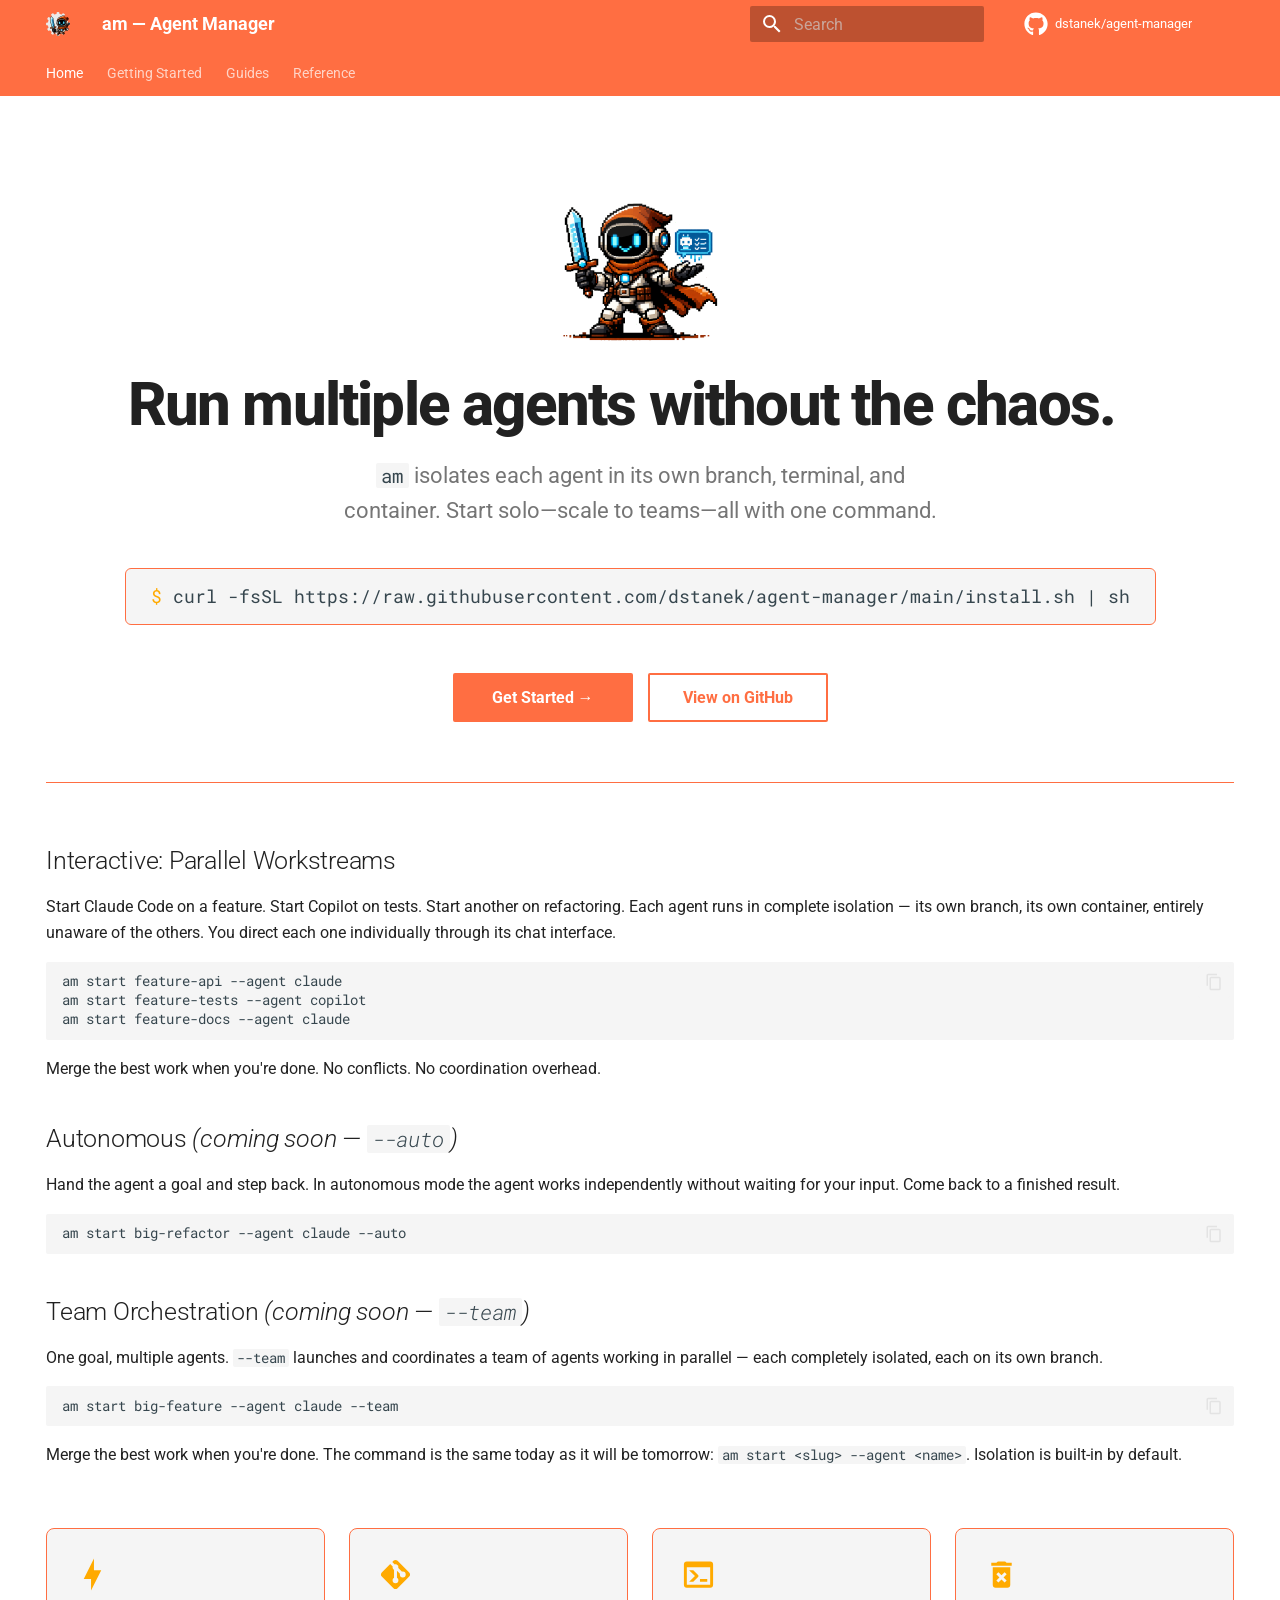
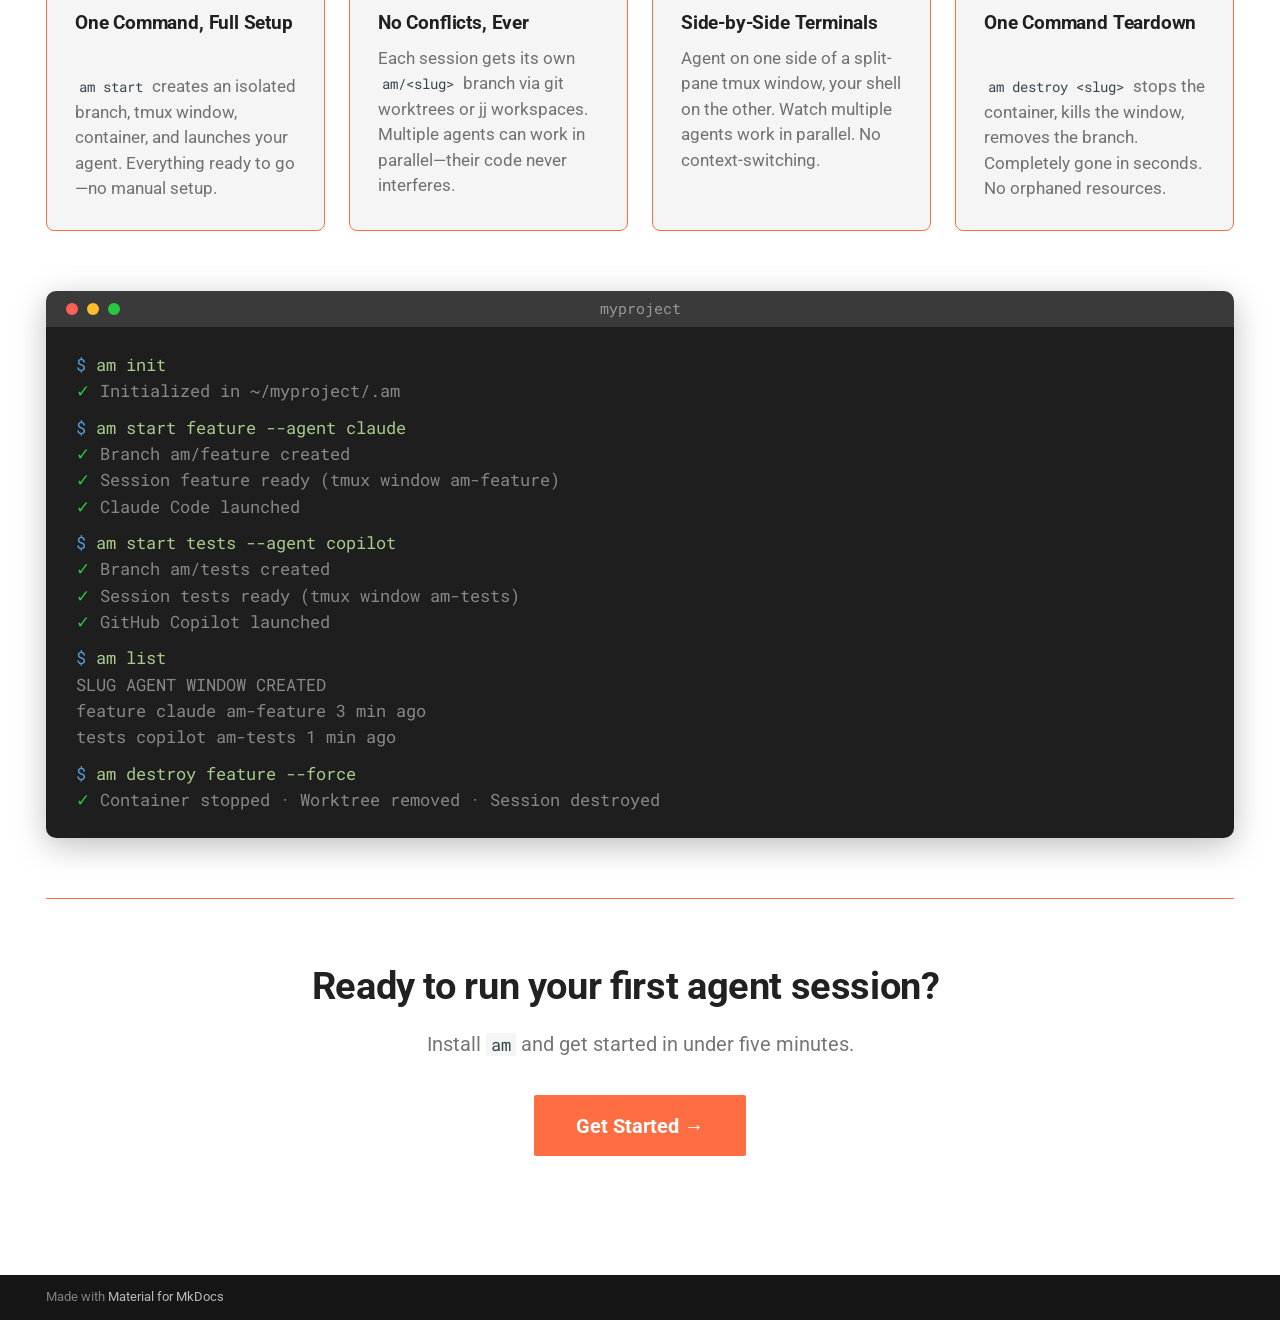
<file: index.html>
<!doctype html>
<html lang="en" class="no-js">
  <head>
    
      <meta charset="utf-8">
      <meta name="viewport" content="width=device-width,initial-scale=1">
      
        <meta name="description" content="Isolated environments for AI coding agents. Each session gets its own branch, a dedicated tmux window, and optional container isolation.">
      
      
      
        <link rel="canonical" href="https://dstanek.github.io/agent-manager/">
      
      
      
        <link rel="next" href="getting-started/installation/">
      
      
        
      
      
      <link rel="icon" href="assets/am-gear-192x192.png">
      <meta name="generator" content="mkdocs-1.6.1, mkdocs-material-9.7.6">
    
    
      
        <title>am — Agent Manager</title>
      
    
    
      <link rel="stylesheet" href="assets/stylesheets/main.484c7ddc.min.css">
      
        
        <link rel="stylesheet" href="assets/stylesheets/palette.ab4e12ef.min.css">
      
      


    
    
      
    
    
      
        
        
        <link rel="preconnect" href="https://fonts.gstatic.com" crossorigin>
        <link rel="stylesheet" href="https://fonts.googleapis.com/css?family=Roboto:300,300i,400,400i,700,700i%7CRoboto+Mono:400,400i,700,700i&display=fallback">
        <style>:root{--md-text-font:"Roboto";--md-code-font:"Roboto Mono"}</style>
      
    
    
      <link rel="stylesheet" href="stylesheets/extra.css">
    
    <script>__md_scope=new URL(".",location),__md_hash=e=>[...e].reduce(((e,_)=>(e<<5)-e+_.charCodeAt(0)),0),__md_get=(e,_=localStorage,t=__md_scope)=>JSON.parse(_.getItem(t.pathname+"."+e)),__md_set=(e,_,t=localStorage,a=__md_scope)=>{try{t.setItem(a.pathname+"."+e,JSON.stringify(_))}catch(e){}}</script>
    
      

    
    
  </head>
  
  
    
    
      
    
    
    
    
    <body dir="ltr" data-md-color-scheme="default" data-md-color-primary="deep-orange" data-md-color-accent="amber">
  
    
    <input class="md-toggle" data-md-toggle="drawer" type="checkbox" id="__drawer" autocomplete="off">
    <input class="md-toggle" data-md-toggle="search" type="checkbox" id="__search" autocomplete="off">
    <label class="md-overlay" for="__drawer"></label>
    <div data-md-component="skip">
      
        
        <a href="#run-multiple-agents-without-the-chaos" class="md-skip">
          Skip to content
        </a>
      
    </div>
    <div data-md-component="announce">
      
    </div>
    
    
      

<header class="md-header" data-md-component="header">
  <nav class="md-header__inner md-grid" aria-label="Header">
    <a href="." title="am — Agent Manager" class="md-header__button md-logo" aria-label="am — Agent Manager" data-md-component="logo">
      
  <img src="assets/am-gear-192x192.png" alt="logo">

    </a>
    <label class="md-header__button md-icon" for="__drawer">
      
      <svg xmlns="http://www.w3.org/2000/svg" viewBox="0 0 24 24"><path d="M3 6h18v2H3zm0 5h18v2H3zm0 5h18v2H3z"/></svg>
    </label>
    <div class="md-header__title" data-md-component="header-title">
      <div class="md-header__ellipsis">
        <div class="md-header__topic">
          <span class="md-ellipsis">
            am — Agent Manager
          </span>
        </div>
        <div class="md-header__topic" data-md-component="header-topic">
          <span class="md-ellipsis">
            
              Home
            
          </span>
        </div>
      </div>
    </div>
    
      
        <form class="md-header__option" data-md-component="palette">
  
    
    
    
    <input class="md-option" data-md-color-media="(prefers-color-scheme)" data-md-color-scheme="default" data-md-color-primary="deep-orange" data-md-color-accent="amber"  aria-label="Switch to dark mode"  type="radio" name="__palette" id="__palette_0">
    
      <label class="md-header__button md-icon" title="Switch to dark mode" for="__palette_1" hidden>
        <svg xmlns="http://www.w3.org/2000/svg" viewBox="0 0 24 24"><path d="m14.3 16-.7-2h-3.2l-.7 2H7.8L11 7h2l3.2 9zM20 8.69V4h-4.69L12 .69 8.69 4H4v4.69L.69 12 4 15.31V20h4.69L12 23.31 15.31 20H20v-4.69L23.31 12zm-9.15 3.96h2.3L12 9z"/></svg>
      </label>
    
  
    
    
    
    <input class="md-option" data-md-color-media="(prefers-color-scheme: dark)" data-md-color-scheme="slate" data-md-color-primary="deep-orange" data-md-color-accent="amber"  aria-label="Switch to light mode"  type="radio" name="__palette" id="__palette_1">
    
      <label class="md-header__button md-icon" title="Switch to light mode" for="__palette_0" hidden>
        <svg xmlns="http://www.w3.org/2000/svg" viewBox="0 0 24 24"><path d="M12 18c-.89 0-1.74-.2-2.5-.55C11.56 16.5 13 14.42 13 12s-1.44-4.5-3.5-5.45C10.26 6.2 11.11 6 12 6a6 6 0 0 1 6 6 6 6 0 0 1-6 6m8-9.31V4h-4.69L12 .69 8.69 4H4v4.69L.69 12 4 15.31V20h4.69L12 23.31 15.31 20H20v-4.69L23.31 12z"/></svg>
      </label>
    
  
</form>
      
    
    
      <script>var palette=__md_get("__palette");if(palette&&palette.color){if("(prefers-color-scheme)"===palette.color.media){var media=matchMedia("(prefers-color-scheme: light)"),input=document.querySelector(media.matches?"[data-md-color-media='(prefers-color-scheme: light)']":"[data-md-color-media='(prefers-color-scheme: dark)']");palette.color.media=input.getAttribute("data-md-color-media"),palette.color.scheme=input.getAttribute("data-md-color-scheme"),palette.color.primary=input.getAttribute("data-md-color-primary"),palette.color.accent=input.getAttribute("data-md-color-accent")}for(var[key,value]of Object.entries(palette.color))document.body.setAttribute("data-md-color-"+key,value)}</script>
    
    
    
      
      
        <label class="md-header__button md-icon" for="__search">
          
          <svg xmlns="http://www.w3.org/2000/svg" viewBox="0 0 24 24"><path d="M9.5 3A6.5 6.5 0 0 1 16 9.5c0 1.61-.59 3.09-1.56 4.23l.27.27h.79l5 5-1.5 1.5-5-5v-.79l-.27-.27A6.52 6.52 0 0 1 9.5 16 6.5 6.5 0 0 1 3 9.5 6.5 6.5 0 0 1 9.5 3m0 2C7 5 5 7 5 9.5S7 14 9.5 14 14 12 14 9.5 12 5 9.5 5"/></svg>
        </label>
        <div class="md-search" data-md-component="search" role="dialog">
  <label class="md-search__overlay" for="__search"></label>
  <div class="md-search__inner" role="search">
    <form class="md-search__form" name="search">
      <input type="text" class="md-search__input" name="query" aria-label="Search" placeholder="Search" autocapitalize="off" autocorrect="off" autocomplete="off" spellcheck="false" data-md-component="search-query" required>
      <label class="md-search__icon md-icon" for="__search">
        
        <svg xmlns="http://www.w3.org/2000/svg" viewBox="0 0 24 24"><path d="M9.5 3A6.5 6.5 0 0 1 16 9.5c0 1.61-.59 3.09-1.56 4.23l.27.27h.79l5 5-1.5 1.5-5-5v-.79l-.27-.27A6.52 6.52 0 0 1 9.5 16 6.5 6.5 0 0 1 3 9.5 6.5 6.5 0 0 1 9.5 3m0 2C7 5 5 7 5 9.5S7 14 9.5 14 14 12 14 9.5 12 5 9.5 5"/></svg>
        
        <svg xmlns="http://www.w3.org/2000/svg" viewBox="0 0 24 24"><path d="M20 11v2H8l5.5 5.5-1.42 1.42L4.16 12l7.92-7.92L13.5 5.5 8 11z"/></svg>
      </label>
      <nav class="md-search__options" aria-label="Search">
        
        <button type="reset" class="md-search__icon md-icon" title="Clear" aria-label="Clear" tabindex="-1">
          
          <svg xmlns="http://www.w3.org/2000/svg" viewBox="0 0 24 24"><path d="M19 6.41 17.59 5 12 10.59 6.41 5 5 6.41 10.59 12 5 17.59 6.41 19 12 13.41 17.59 19 19 17.59 13.41 12z"/></svg>
        </button>
      </nav>
      
        <div class="md-search__suggest" data-md-component="search-suggest"></div>
      
    </form>
    <div class="md-search__output">
      <div class="md-search__scrollwrap" tabindex="0" data-md-scrollfix>
        <div class="md-search-result" data-md-component="search-result">
          <div class="md-search-result__meta">
            Initializing search
          </div>
          <ol class="md-search-result__list" role="presentation"></ol>
        </div>
      </div>
    </div>
  </div>
</div>
      
    
    
      <div class="md-header__source">
        <a href="https://github.com/dstanek/agent-manager" title="Go to repository" class="md-source" data-md-component="source">
  <div class="md-source__icon md-icon">
    
    <svg xmlns="http://www.w3.org/2000/svg" viewBox="0 0 512 512"><!--! Font Awesome Free 7.1.0 by @fontawesome - https://fontawesome.com License - https://fontawesome.com/license/free (Icons: CC BY 4.0, Fonts: SIL OFL 1.1, Code: MIT License) Copyright 2025 Fonticons, Inc.--><path d="M173.9 397.4c0 2-2.3 3.6-5.2 3.6-3.3.3-5.6-1.3-5.6-3.6 0-2 2.3-3.6 5.2-3.6 3-.3 5.6 1.3 5.6 3.6m-31.1-4.5c-.7 2 1.3 4.3 4.3 4.9 2.6 1 5.6 0 6.2-2s-1.3-4.3-4.3-5.2c-2.6-.7-5.5.3-6.2 2.3m44.2-1.7c-2.9.7-4.9 2.6-4.6 4.9.3 2 2.9 3.3 5.9 2.6 2.9-.7 4.9-2.6 4.6-4.6-.3-1.9-3-3.2-5.9-2.9M252.8 8C114.1 8 8 113.3 8 252c0 110.9 69.8 205.8 169.5 239.2 12.8 2.3 17.3-5.6 17.3-12.1 0-6.2-.3-40.4-.3-61.4 0 0-70 15-84.7-29.8 0 0-11.4-29.1-27.8-36.6 0 0-22.9-15.7 1.6-15.4 0 0 24.9 2 38.6 25.8 21.9 38.6 58.6 27.5 72.9 20.9 2.3-16 8.8-27.1 16-33.7-55.9-6.2-112.3-14.3-112.3-110.5 0-27.5 7.6-41.3 23.6-58.9-2.6-6.5-11.1-33.3 2.6-67.9 20.9-6.5 69 27 69 27 20-5.6 41.5-8.5 62.8-8.5s42.8 2.9 62.8 8.5c0 0 48.1-33.6 69-27 13.7 34.7 5.2 61.4 2.6 67.9 16 17.7 25.8 31.5 25.8 58.9 0 96.5-58.9 104.2-114.8 110.5 9.2 7.9 17 22.9 17 46.4 0 33.7-.3 75.4-.3 83.6 0 6.5 4.6 14.4 17.3 12.1C436.2 457.8 504 362.9 504 252 504 113.3 391.5 8 252.8 8M105.2 352.9c-1.3 1-1 3.3.7 5.2 1.6 1.6 3.9 2.3 5.2 1 1.3-1 1-3.3-.7-5.2-1.6-1.6-3.9-2.3-5.2-1m-10.8-8.1c-.7 1.3.3 2.9 2.3 3.9 1.6 1 3.6.7 4.3-.7.7-1.3-.3-2.9-2.3-3.9-2-.6-3.6-.3-4.3.7m32.4 35.6c-1.6 1.3-1 4.3 1.3 6.2 2.3 2.3 5.2 2.6 6.5 1 1.3-1.3.7-4.3-1.3-6.2-2.2-2.3-5.2-2.6-6.5-1m-11.4-14.7c-1.6 1-1.6 3.6 0 5.9s4.3 3.3 5.6 2.3c1.6-1.3 1.6-3.9 0-6.2-1.4-2.3-4-3.3-5.6-2"/></svg>
  </div>
  <div class="md-source__repository">
    dstanek/agent-manager
  </div>
</a>
      </div>
    
  </nav>
  
</header>
    
    <div class="md-container" data-md-component="container">
      
      
        
          
            
<nav class="md-tabs" aria-label="Tabs" data-md-component="tabs">
  <div class="md-grid">
    <ul class="md-tabs__list">
      
        
  
  
  
    
  
  
    <li class="md-tabs__item md-tabs__item--active">
      <a href="." class="md-tabs__link">
        
  
  
    
  
  Home

      </a>
    </li>
  

      
        
  
  
  
  
    
    
      <li class="md-tabs__item">
        <a href="getting-started/installation/" class="md-tabs__link">
          
  
  
  Getting Started

        </a>
      </li>
    
  

      
        
  
  
  
  
    
    
      <li class="md-tabs__item">
        <a href="guides/claude-code/" class="md-tabs__link">
          
  
  
  Guides

        </a>
      </li>
    
  

      
        
  
  
  
  
    
    
      <li class="md-tabs__item">
        <a href="reference/quick-reference/" class="md-tabs__link">
          
  
  
  Reference

        </a>
      </li>
    
  

      
    </ul>
  </div>
</nav>
          
        
      
      <main class="md-main" data-md-component="main">
        <div class="md-main__inner md-grid">
          
            
              
                
              
              <div class="md-sidebar md-sidebar--primary" data-md-component="sidebar" data-md-type="navigation" hidden>
                <div class="md-sidebar__scrollwrap">
                  <div class="md-sidebar__inner">
                    


  


<nav class="md-nav md-nav--primary md-nav--lifted" aria-label="Navigation" data-md-level="0">
  <label class="md-nav__title" for="__drawer">
    <a href="." title="am — Agent Manager" class="md-nav__button md-logo" aria-label="am — Agent Manager" data-md-component="logo">
      
  <img src="assets/am-gear-192x192.png" alt="logo">

    </a>
    am — Agent Manager
  </label>
  
    <div class="md-nav__source">
      <a href="https://github.com/dstanek/agent-manager" title="Go to repository" class="md-source" data-md-component="source">
  <div class="md-source__icon md-icon">
    
    <svg xmlns="http://www.w3.org/2000/svg" viewBox="0 0 512 512"><!--! Font Awesome Free 7.1.0 by @fontawesome - https://fontawesome.com License - https://fontawesome.com/license/free (Icons: CC BY 4.0, Fonts: SIL OFL 1.1, Code: MIT License) Copyright 2025 Fonticons, Inc.--><path d="M173.9 397.4c0 2-2.3 3.6-5.2 3.6-3.3.3-5.6-1.3-5.6-3.6 0-2 2.3-3.6 5.2-3.6 3-.3 5.6 1.3 5.6 3.6m-31.1-4.5c-.7 2 1.3 4.3 4.3 4.9 2.6 1 5.6 0 6.2-2s-1.3-4.3-4.3-5.2c-2.6-.7-5.5.3-6.2 2.3m44.2-1.7c-2.9.7-4.9 2.6-4.6 4.9.3 2 2.9 3.3 5.9 2.6 2.9-.7 4.9-2.6 4.6-4.6-.3-1.9-3-3.2-5.9-2.9M252.8 8C114.1 8 8 113.3 8 252c0 110.9 69.8 205.8 169.5 239.2 12.8 2.3 17.3-5.6 17.3-12.1 0-6.2-.3-40.4-.3-61.4 0 0-70 15-84.7-29.8 0 0-11.4-29.1-27.8-36.6 0 0-22.9-15.7 1.6-15.4 0 0 24.9 2 38.6 25.8 21.9 38.6 58.6 27.5 72.9 20.9 2.3-16 8.8-27.1 16-33.7-55.9-6.2-112.3-14.3-112.3-110.5 0-27.5 7.6-41.3 23.6-58.9-2.6-6.5-11.1-33.3 2.6-67.9 20.9-6.5 69 27 69 27 20-5.6 41.5-8.5 62.8-8.5s42.8 2.9 62.8 8.5c0 0 48.1-33.6 69-27 13.7 34.7 5.2 61.4 2.6 67.9 16 17.7 25.8 31.5 25.8 58.9 0 96.5-58.9 104.2-114.8 110.5 9.2 7.9 17 22.9 17 46.4 0 33.7-.3 75.4-.3 83.6 0 6.5 4.6 14.4 17.3 12.1C436.2 457.8 504 362.9 504 252 504 113.3 391.5 8 252.8 8M105.2 352.9c-1.3 1-1 3.3.7 5.2 1.6 1.6 3.9 2.3 5.2 1 1.3-1 1-3.3-.7-5.2-1.6-1.6-3.9-2.3-5.2-1m-10.8-8.1c-.7 1.3.3 2.9 2.3 3.9 1.6 1 3.6.7 4.3-.7.7-1.3-.3-2.9-2.3-3.9-2-.6-3.6-.3-4.3.7m32.4 35.6c-1.6 1.3-1 4.3 1.3 6.2 2.3 2.3 5.2 2.6 6.5 1 1.3-1.3.7-4.3-1.3-6.2-2.2-2.3-5.2-2.6-6.5-1m-11.4-14.7c-1.6 1-1.6 3.6 0 5.9s4.3 3.3 5.6 2.3c1.6-1.3 1.6-3.9 0-6.2-1.4-2.3-4-3.3-5.6-2"/></svg>
  </div>
  <div class="md-source__repository">
    dstanek/agent-manager
  </div>
</a>
    </div>
  
  <ul class="md-nav__list" data-md-scrollfix>
    
      
      
  
  
    
  
  
  
    <li class="md-nav__item md-nav__item--active">
      
      <input class="md-nav__toggle md-toggle" type="checkbox" id="__toc">
      
      
        
      
      
        <label class="md-nav__link md-nav__link--active" for="__toc">
          
  
  
  <span class="md-ellipsis">
    
  
    Home
  

    
  </span>
  
  

          <span class="md-nav__icon md-icon"></span>
        </label>
      
      <a href="." class="md-nav__link md-nav__link--active">
        
  
  
  <span class="md-ellipsis">
    
  
    Home
  

    
  </span>
  
  

      </a>
      
        

<nav class="md-nav md-nav--secondary" aria-label="Table of contents">
  
  
  
    
  
  
    <label class="md-nav__title" for="__toc">
      <span class="md-nav__icon md-icon"></span>
      Table of contents
    </label>
    <ul class="md-nav__list" data-md-component="toc" data-md-scrollfix>
      
        <li class="md-nav__item">
  <a href="#interactive-parallel-workstreams" class="md-nav__link">
    <span class="md-ellipsis">
      
        Interactive: Parallel Workstreams
      
    </span>
  </a>
  
</li>
      
        <li class="md-nav__item">
  <a href="#autonomous-coming-soon-auto" class="md-nav__link">
    <span class="md-ellipsis">
      
        Autonomous (coming soon — --auto)
      
    </span>
  </a>
  
</li>
      
        <li class="md-nav__item">
  <a href="#team-orchestration-coming-soon-team" class="md-nav__link">
    <span class="md-ellipsis">
      
        Team Orchestration (coming soon — --team)
      
    </span>
  </a>
  
    <nav class="md-nav" aria-label="Team Orchestration (coming soon — --team)">
      <ul class="md-nav__list">
        
          <li class="md-nav__item">
  <a href="#one-command-full-setup" class="md-nav__link">
    <span class="md-ellipsis">
      
        One Command, Full Setup
      
    </span>
  </a>
  
</li>
        
          <li class="md-nav__item">
  <a href="#no-conflicts-ever" class="md-nav__link">
    <span class="md-ellipsis">
      
        No Conflicts, Ever
      
    </span>
  </a>
  
</li>
        
          <li class="md-nav__item">
  <a href="#side-by-side-terminals" class="md-nav__link">
    <span class="md-ellipsis">
      
        Side-by-Side Terminals
      
    </span>
  </a>
  
</li>
        
          <li class="md-nav__item">
  <a href="#one-command-teardown" class="md-nav__link">
    <span class="md-ellipsis">
      
        One Command Teardown
      
    </span>
  </a>
  
</li>
        
      </ul>
    </nav>
  
</li>
      
        <li class="md-nav__item">
  <a href="#ready-to-run-your-first-agent-session" class="md-nav__link">
    <span class="md-ellipsis">
      
        Ready to run your first agent session?
      
    </span>
  </a>
  
</li>
      
    </ul>
  
</nav>
      
    </li>
  

    
      
      
  
  
  
  
    
    
    
    
      
      
        
      
    
    
    <li class="md-nav__item md-nav__item--nested">
      
        
        
        <input class="md-nav__toggle md-toggle " type="checkbox" id="__nav_2" >
        
          
          <label class="md-nav__link" for="__nav_2" id="__nav_2_label" tabindex="0">
            
  
  
  <span class="md-ellipsis">
    
  
    Getting Started
  

    
  </span>
  
  

            <span class="md-nav__icon md-icon"></span>
          </label>
        
        <nav class="md-nav" data-md-level="1" aria-labelledby="__nav_2_label" aria-expanded="false">
          <label class="md-nav__title" for="__nav_2">
            <span class="md-nav__icon md-icon"></span>
            
  
    Getting Started
  

          </label>
          <ul class="md-nav__list" data-md-scrollfix>
            
              
                
  
  
  
  
    <li class="md-nav__item">
      <a href="getting-started/installation/" class="md-nav__link">
        
  
  
  <span class="md-ellipsis">
    
  
    Installation
  

    
  </span>
  
  

      </a>
    </li>
  

              
            
              
                
  
  
  
  
    <li class="md-nav__item">
      <a href="getting-started/quick-start/" class="md-nav__link">
        
  
  
  <span class="md-ellipsis">
    
  
    Quick Start
  

    
  </span>
  
  

      </a>
    </li>
  

              
            
              
                
  
  
  
  
    <li class="md-nav__item">
      <a href="concepts/" class="md-nav__link">
        
  
  
  <span class="md-ellipsis">
    
  
    Concepts
  

    
  </span>
  
  

      </a>
    </li>
  

              
            
          </ul>
        </nav>
      
    </li>
  

    
      
      
  
  
  
  
    
    
    
    
      
      
        
      
    
    
    <li class="md-nav__item md-nav__item--nested">
      
        
        
        <input class="md-nav__toggle md-toggle " type="checkbox" id="__nav_3" >
        
          
          <label class="md-nav__link" for="__nav_3" id="__nav_3_label" tabindex="0">
            
  
  
  <span class="md-ellipsis">
    
  
    Guides
  

    
  </span>
  
  

            <span class="md-nav__icon md-icon"></span>
          </label>
        
        <nav class="md-nav" data-md-level="1" aria-labelledby="__nav_3_label" aria-expanded="false">
          <label class="md-nav__title" for="__nav_3">
            <span class="md-nav__icon md-icon"></span>
            
  
    Guides
  

          </label>
          <ul class="md-nav__list" data-md-scrollfix>
            
              
                
  
  
  
  
    <li class="md-nav__item">
      <a href="guides/claude-code/" class="md-nav__link">
        
  
  
  <span class="md-ellipsis">
    
  
    Claude Code
  

    
  </span>
  
  

      </a>
    </li>
  

              
            
              
                
  
  
  
  
    <li class="md-nav__item">
      <a href="guides/github-copilot/" class="md-nav__link">
        
  
  
  <span class="md-ellipsis">
    
  
    GitHub Copilot
  

    
  </span>
  
  

      </a>
    </li>
  

              
            
              
                
  
  
  
  
    <li class="md-nav__item">
      <a href="guides/custom-images/" class="md-nav__link">
        
  
  
  <span class="md-ellipsis">
    
  
    Custom Images
  

    
  </span>
  
  

      </a>
    </li>
  

              
            
              
                
  
  
  
  
    <li class="md-nav__item">
      <a href="guides/troubleshooting/" class="md-nav__link">
        
  
  
  <span class="md-ellipsis">
    
  
    Troubleshooting
  

    
  </span>
  
  

      </a>
    </li>
  

              
            
              
                
  
  
  
  
    <li class="md-nav__item">
      <a href="guides/ci-cd-integration/" class="md-nav__link">
        
  
  
  <span class="md-ellipsis">
    
  
    CI/CD Integration
  

    
  </span>
  
  

      </a>
    </li>
  

              
            
          </ul>
        </nav>
      
    </li>
  

    
      
      
  
  
  
  
    
    
    
    
      
      
        
      
    
    
    <li class="md-nav__item md-nav__item--nested">
      
        
        
        <input class="md-nav__toggle md-toggle " type="checkbox" id="__nav_4" >
        
          
          <label class="md-nav__link" for="__nav_4" id="__nav_4_label" tabindex="0">
            
  
  
  <span class="md-ellipsis">
    
  
    Reference
  

    
  </span>
  
  

            <span class="md-nav__icon md-icon"></span>
          </label>
        
        <nav class="md-nav" data-md-level="1" aria-labelledby="__nav_4_label" aria-expanded="false">
          <label class="md-nav__title" for="__nav_4">
            <span class="md-nav__icon md-icon"></span>
            
  
    Reference
  

          </label>
          <ul class="md-nav__list" data-md-scrollfix>
            
              
                
  
  
  
  
    <li class="md-nav__item">
      <a href="reference/quick-reference/" class="md-nav__link">
        
  
  
  <span class="md-ellipsis">
    
  
    Quick Reference
  

    
  </span>
  
  

      </a>
    </li>
  

              
            
              
                
  
  
  
  
    <li class="md-nav__item">
      <a href="reference/commands/" class="md-nav__link">
        
  
  
  <span class="md-ellipsis">
    
  
    Commands
  

    
  </span>
  
  

      </a>
    </li>
  

              
            
              
                
  
  
  
  
    <li class="md-nav__item">
      <a href="reference/configuration/" class="md-nav__link">
        
  
  
  <span class="md-ellipsis">
    
  
    Configuration
  

    
  </span>
  
  

      </a>
    </li>
  

              
            
              
                
  
  
  
  
    <li class="md-nav__item">
      <a href="reference/commit-trailers/" class="md-nav__link">
        
  
  
  <span class="md-ellipsis">
    
  
    Commit Trailers
  

    
  </span>
  
  

      </a>
    </li>
  

              
            
          </ul>
        </nav>
      
    </li>
  

    
  </ul>
</nav>
                  </div>
                </div>
              </div>
            
            
              
                
              
              <div class="md-sidebar md-sidebar--secondary" data-md-component="sidebar" data-md-type="toc" hidden>
                <div class="md-sidebar__scrollwrap">
                  <div class="md-sidebar__inner">
                    

<nav class="md-nav md-nav--secondary" aria-label="Table of contents">
  
  
  
    
  
  
    <label class="md-nav__title" for="__toc">
      <span class="md-nav__icon md-icon"></span>
      Table of contents
    </label>
    <ul class="md-nav__list" data-md-component="toc" data-md-scrollfix>
      
        <li class="md-nav__item">
  <a href="#interactive-parallel-workstreams" class="md-nav__link">
    <span class="md-ellipsis">
      
        Interactive: Parallel Workstreams
      
    </span>
  </a>
  
</li>
      
        <li class="md-nav__item">
  <a href="#autonomous-coming-soon-auto" class="md-nav__link">
    <span class="md-ellipsis">
      
        Autonomous (coming soon — --auto)
      
    </span>
  </a>
  
</li>
      
        <li class="md-nav__item">
  <a href="#team-orchestration-coming-soon-team" class="md-nav__link">
    <span class="md-ellipsis">
      
        Team Orchestration (coming soon — --team)
      
    </span>
  </a>
  
    <nav class="md-nav" aria-label="Team Orchestration (coming soon — --team)">
      <ul class="md-nav__list">
        
          <li class="md-nav__item">
  <a href="#one-command-full-setup" class="md-nav__link">
    <span class="md-ellipsis">
      
        One Command, Full Setup
      
    </span>
  </a>
  
</li>
        
          <li class="md-nav__item">
  <a href="#no-conflicts-ever" class="md-nav__link">
    <span class="md-ellipsis">
      
        No Conflicts, Ever
      
    </span>
  </a>
  
</li>
        
          <li class="md-nav__item">
  <a href="#side-by-side-terminals" class="md-nav__link">
    <span class="md-ellipsis">
      
        Side-by-Side Terminals
      
    </span>
  </a>
  
</li>
        
          <li class="md-nav__item">
  <a href="#one-command-teardown" class="md-nav__link">
    <span class="md-ellipsis">
      
        One Command Teardown
      
    </span>
  </a>
  
</li>
        
      </ul>
    </nav>
  
</li>
      
        <li class="md-nav__item">
  <a href="#ready-to-run-your-first-agent-session" class="md-nav__link">
    <span class="md-ellipsis">
      
        Ready to run your first agent session?
      
    </span>
  </a>
  
</li>
      
    </ul>
  
</nav>
                  </div>
                </div>
              </div>
            
          
          
            <div class="md-content" data-md-component="content">
              
              <article class="md-content__inner md-typeset">
                
                  
  




<div class="hero">
<p><img alt="am logo" class="hero__logo" src="assets/am-500x451.png" /></p>
<h1 id="run-multiple-agents-without-the-chaos">Run multiple agents without the chaos.<a class="headerlink" href="#run-multiple-agents-without-the-chaos" title="Permanent link">&para;</a></h1>
<p class="hero__subtitle">
  <code>am</code> isolates each agent in its own branch, terminal, and container. Start solo—scale to teams—all with one command.
</p>
<div class="hero__install">
  <span class="prompt">$</span> curl -fsSL https://raw.githubusercontent.com/dstanek/agent-manager/main/install.sh | sh
</div>
<div class="hero__actions">
  <a href="getting-started/quick-start/" class="md-button md-button--primary">Get Started →</a>
  <a href="https://github.com/dstanek/agent-manager" class="md-button">View on GitHub</a>
</div>
</div>
<div class="use-cases">
<h2 id="interactive-parallel-workstreams">Interactive: Parallel Workstreams<a class="headerlink" href="#interactive-parallel-workstreams" title="Permanent link">&para;</a></h2>
<p>Start Claude Code on a feature. Start Copilot on tests. Start another on refactoring. Each agent runs in complete isolation — its own branch, its own container, entirely unaware of the others. You direct each one individually through its chat interface.</p>
<div class="language-text highlight"><pre><span></span><code><span id="__span-0-1"><a id="__codelineno-0-1" name="__codelineno-0-1" href="#__codelineno-0-1"></a>am start feature-api --agent claude
</span><span id="__span-0-2"><a id="__codelineno-0-2" name="__codelineno-0-2" href="#__codelineno-0-2"></a>am start feature-tests --agent copilot
</span><span id="__span-0-3"><a id="__codelineno-0-3" name="__codelineno-0-3" href="#__codelineno-0-3"></a>am start feature-docs --agent claude
</span></code></pre></div>
<p>Merge the best work when you're done. No conflicts. No coordination overhead.</p>
<h2 id="autonomous-coming-soon-auto">Autonomous <em>(coming soon — <code>--auto</code>)</em><a class="headerlink" href="#autonomous-coming-soon-auto" title="Permanent link">&para;</a></h2>
<p>Hand the agent a goal and step back. In autonomous mode the agent works independently without waiting for your input. Come back to a finished result.</p>
<div class="language-text highlight"><pre><span></span><code><span id="__span-1-1"><a id="__codelineno-1-1" name="__codelineno-1-1" href="#__codelineno-1-1"></a>am start big-refactor --agent claude --auto
</span></code></pre></div>
<h2 id="team-orchestration-coming-soon-team">Team Orchestration <em>(coming soon — <code>--team</code>)</em><a class="headerlink" href="#team-orchestration-coming-soon-team" title="Permanent link">&para;</a></h2>
<p>One goal, multiple agents. <code>--team</code> launches and coordinates a team of agents working in parallel — each completely isolated, each on its own branch.</p>
<div class="language-text highlight"><pre><span></span><code><span id="__span-2-1"><a id="__codelineno-2-1" name="__codelineno-2-1" href="#__codelineno-2-1"></a>am start big-feature --agent claude --team
</span></code></pre></div>
<p>Merge the best work when you're done. The command is the same today as it will be tomorrow: <code>am start &lt;slug&gt; --agent &lt;name&gt;</code>. Isolation is built-in by default.</p>
</div>
<div class="feature-grid">
<div class="feature-card">
<p><span class="feature-card__icon"><span class="twemoji"><svg xmlns="http://www.w3.org/2000/svg" viewBox="0 0 24 24"><path d="M11 15H6l7-14v8h5l-7 14z"/></svg></span></span></p>
<h3 id="one-command-full-setup">One Command, Full Setup<a class="headerlink" href="#one-command-full-setup" title="Permanent link">&para;</a></h3>
<p><code>am start</code> creates an isolated branch, tmux window, container, and launches your agent. Everything ready to go—no manual setup.</p>
</div>
<div class="feature-card">
<p><span class="feature-card__icon"><span class="twemoji"><svg xmlns="http://www.w3.org/2000/svg" viewBox="0 0 24 24"><path d="M2.6 10.59 8.38 4.8l1.69 1.7c-.24.85.15 1.78.93 2.23v5.54c-.6.34-1 .99-1 1.73a2 2 0 0 0 2 2 2 2 0 0 0 2-2c0-.74-.4-1.39-1-1.73V9.41l2.07 2.09c-.07.15-.07.32-.07.5a2 2 0 0 0 2 2 2 2 0 0 0 2-2 2 2 0 0 0-2-2c-.18 0-.35 0-.5.07L13.93 7.5a1.98 1.98 0 0 0-1.15-2.34c-.43-.16-.88-.2-1.28-.09L9.8 3.38l.79-.78c.78-.79 2.04-.79 2.82 0l7.99 7.99c.79.78.79 2.04 0 2.82l-7.99 7.99c-.78.79-2.04.79-2.82 0L2.6 13.41c-.79-.78-.79-2.04 0-2.82"/></svg></span></span></p>
<h3 id="no-conflicts-ever">No Conflicts, Ever<a class="headerlink" href="#no-conflicts-ever" title="Permanent link">&para;</a></h3>
<p>Each session gets its own <code>am/&lt;slug&gt;</code> branch via git worktrees or jj workspaces. Multiple agents can work in parallel—their code never interferes.</p>
</div>
<div class="feature-card">
<p><span class="feature-card__icon"><span class="twemoji"><svg xmlns="http://www.w3.org/2000/svg" viewBox="0 0 24 24"><path d="M20 19V7H4v12zm0-16a2 2 0 0 1 2 2v14a2 2 0 0 1-2 2H4a2 2 0 0 1-2-2V5a2 2 0 0 1 2-2zm-7 14v-2h5v2zm-3.42-4L5.57 9H8.4l3.3 3.3c.39.39.39 1.03 0 1.42L8.42 17H5.59z"/></svg></span></span></p>
<h3 id="side-by-side-terminals">Side-by-Side Terminals<a class="headerlink" href="#side-by-side-terminals" title="Permanent link">&para;</a></h3>
<p>Agent on one side of a split-pane tmux window, your shell on the other. Watch multiple agents work in parallel. No context-switching.</p>
</div>
<div class="feature-card">
<p><span class="feature-card__icon"><span class="twemoji"><svg xmlns="http://www.w3.org/2000/svg" viewBox="0 0 24 24"><path d="M6 19a2 2 0 0 0 2 2h8a2 2 0 0 0 2-2V7H6zm2.46-7.12 1.41-1.41L12 12.59l2.12-2.12 1.41 1.41L13.41 14l2.12 2.12-1.41 1.41L12 15.41l-2.12 2.12-1.41-1.41L10.59 14zM15.5 4l-1-1h-5l-1 1H5v2h14V4z"/></svg></span></span></p>
<h3 id="one-command-teardown">One Command Teardown<a class="headerlink" href="#one-command-teardown" title="Permanent link">&para;</a></h3>
<p><code>am destroy &lt;slug&gt;</code> stops the container, kills the window, removes the branch. Completely gone in seconds. No orphaned resources.</p>
</div>
</div>
<div class="terminal-demo">
  <div class="terminal-demo__bar">
    <span class="terminal-demo__dot terminal-demo__dot--red"></span>
    <span class="terminal-demo__dot terminal-demo__dot--yellow"></span>
    <span class="terminal-demo__dot terminal-demo__dot--green"></span>
    <span class="terminal-demo__title">myproject</span>
  </div>
  <div class="terminal-demo__body">
    <span class="prompt">$ </span><span class="cmd">am init</span><br>
    <span class="ok">✓</span> <span class="out">Initialized in ~/myproject/.am</span>
    <span class="spacer"></span>
    <span class="prompt">$ </span><span class="cmd">am start feature --agent claude</span><br>
    <span class="ok">✓</span> <span class="out">Branch am/feature created</span><br>
    <span class="ok">✓</span> <span class="out">Session feature ready (tmux window am-feature)</span><br>
    <span class="ok">✓</span> <span class="out">Claude Code launched</span>
    <span class="spacer"></span>
    <span class="prompt">$ </span><span class="cmd">am start tests --agent copilot</span><br>
    <span class="ok">✓</span> <span class="out">Branch am/tests created</span><br>
    <span class="ok">✓</span> <span class="out">Session tests ready (tmux window am-tests)</span><br>
    <span class="ok">✓</span> <span class="out">GitHub Copilot launched</span>
    <span class="spacer"></span>
    <span class="prompt">$ </span><span class="cmd">am list</span><br>
    <span class="out">SLUG      AGENT     WINDOW        CREATED</span><br>
    <span class="out">feature   claude    am-feature    3 min ago</span><br>
    <span class="out">tests     copilot   am-tests      1 min ago</span>
    <span class="spacer"></span>
    <span class="prompt">$ </span><span class="cmd">am destroy feature --force</span><br>
    <span class="ok">✓</span> <span class="out">Container stopped · Worktree removed · Session destroyed</span>
  </div>
</div>

<div class="cta-section">
<h2 id="ready-to-run-your-first-agent-session">Ready to run your first agent session?<a class="headerlink" href="#ready-to-run-your-first-agent-session" title="Permanent link">&para;</a></h2>
<p>Install <code>am</code> and get started in under five minutes.</p>
<p><a href="getting-started/quick-start/" class="md-button md-button--primary">Get Started →</a></p>
</div>







  
  




  



                
              </article>
            </div>
          
          
<script>var target=document.getElementById(location.hash.slice(1));target&&target.name&&(target.checked=target.name.startsWith("__tabbed_"))</script>
        </div>
        
          <button type="button" class="md-top md-icon" data-md-component="top" hidden>
  
  <svg xmlns="http://www.w3.org/2000/svg" viewBox="0 0 24 24"><path d="M13 20h-2V8l-5.5 5.5-1.42-1.42L12 4.16l7.92 7.92-1.42 1.42L13 8z"/></svg>
  Back to top
</button>
        
      </main>
      
        <footer class="md-footer">
  
  <div class="md-footer-meta md-typeset">
    <div class="md-footer-meta__inner md-grid">
      <div class="md-copyright">
  
  
    Made with
    <a href="https://squidfunk.github.io/mkdocs-material/" target="_blank" rel="noopener">
      Material for MkDocs
    </a>
  
</div>
      
    </div>
  </div>
</footer>
      
    </div>
    <div class="md-dialog" data-md-component="dialog">
      <div class="md-dialog__inner md-typeset"></div>
    </div>
    
    
    
      
      
      <script id="__config" type="application/json">{"annotate": null, "base": ".", "features": ["navigation.tabs", "navigation.sections", "navigation.top", "navigation.instant", "content.code.copy", "content.code.annotate", "search.highlight", "search.suggest"], "search": "assets/javascripts/workers/search.2c215733.min.js", "tags": null, "translations": {"clipboard.copied": "Copied to clipboard", "clipboard.copy": "Copy to clipboard", "search.result.more.one": "1 more on this page", "search.result.more.other": "# more on this page", "search.result.none": "No matching documents", "search.result.one": "1 matching document", "search.result.other": "# matching documents", "search.result.placeholder": "Type to start searching", "search.result.term.missing": "Missing", "select.version": "Select version"}, "version": null}</script>
    
    
      <script src="assets/javascripts/bundle.79ae519e.min.js"></script>
      
    
  </body>
</html>
</file>
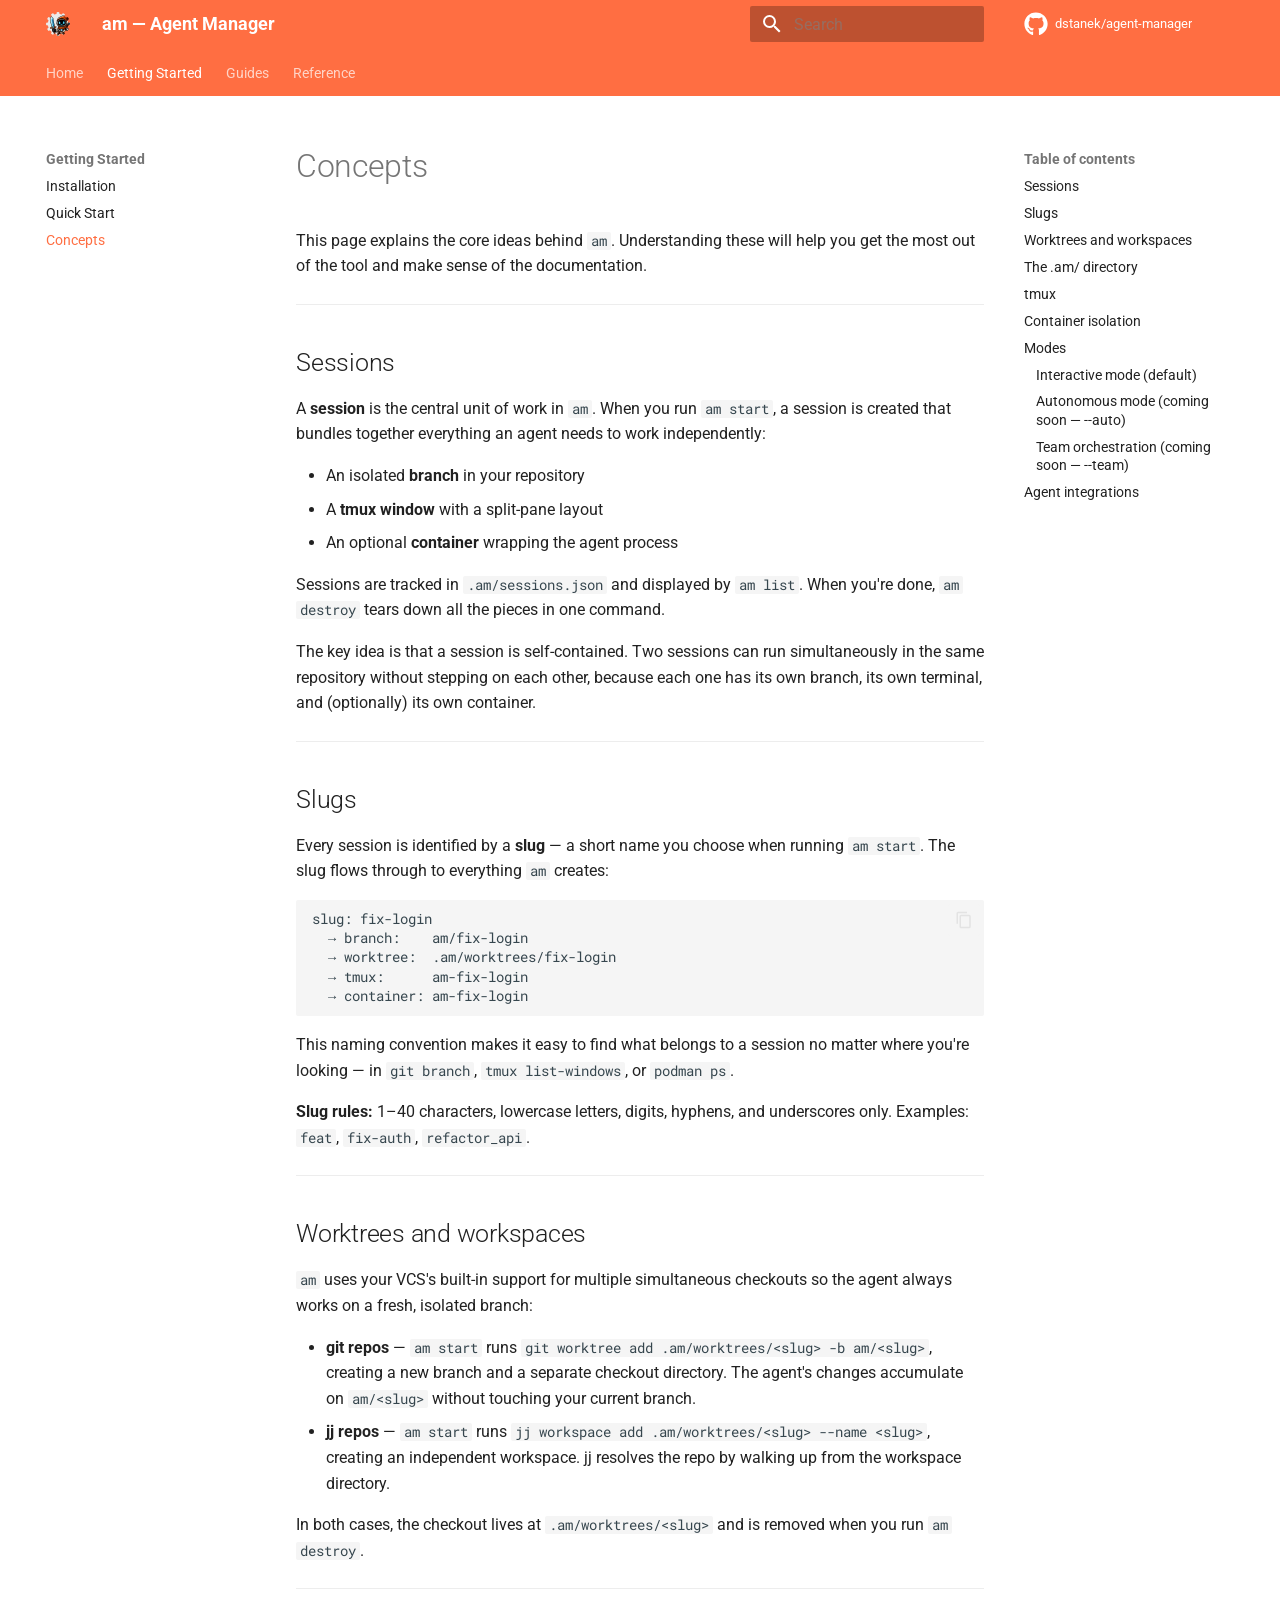
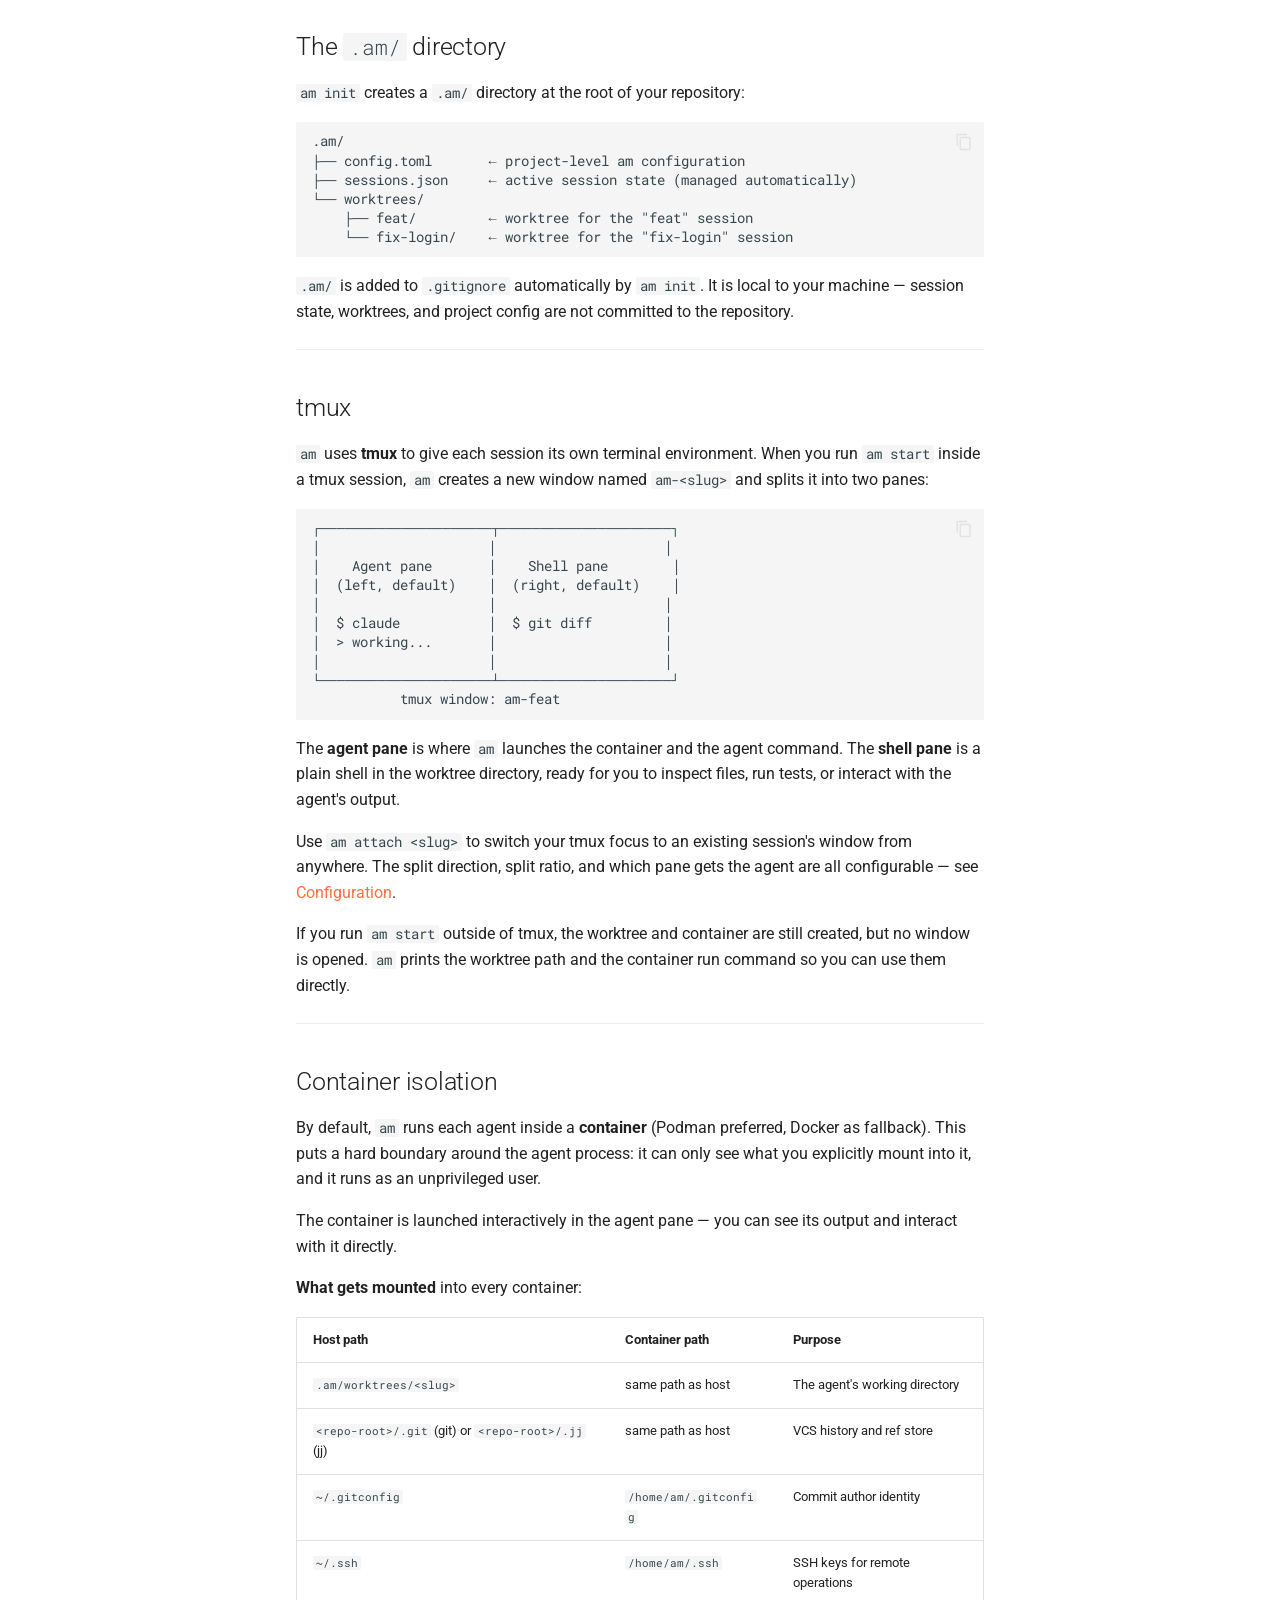
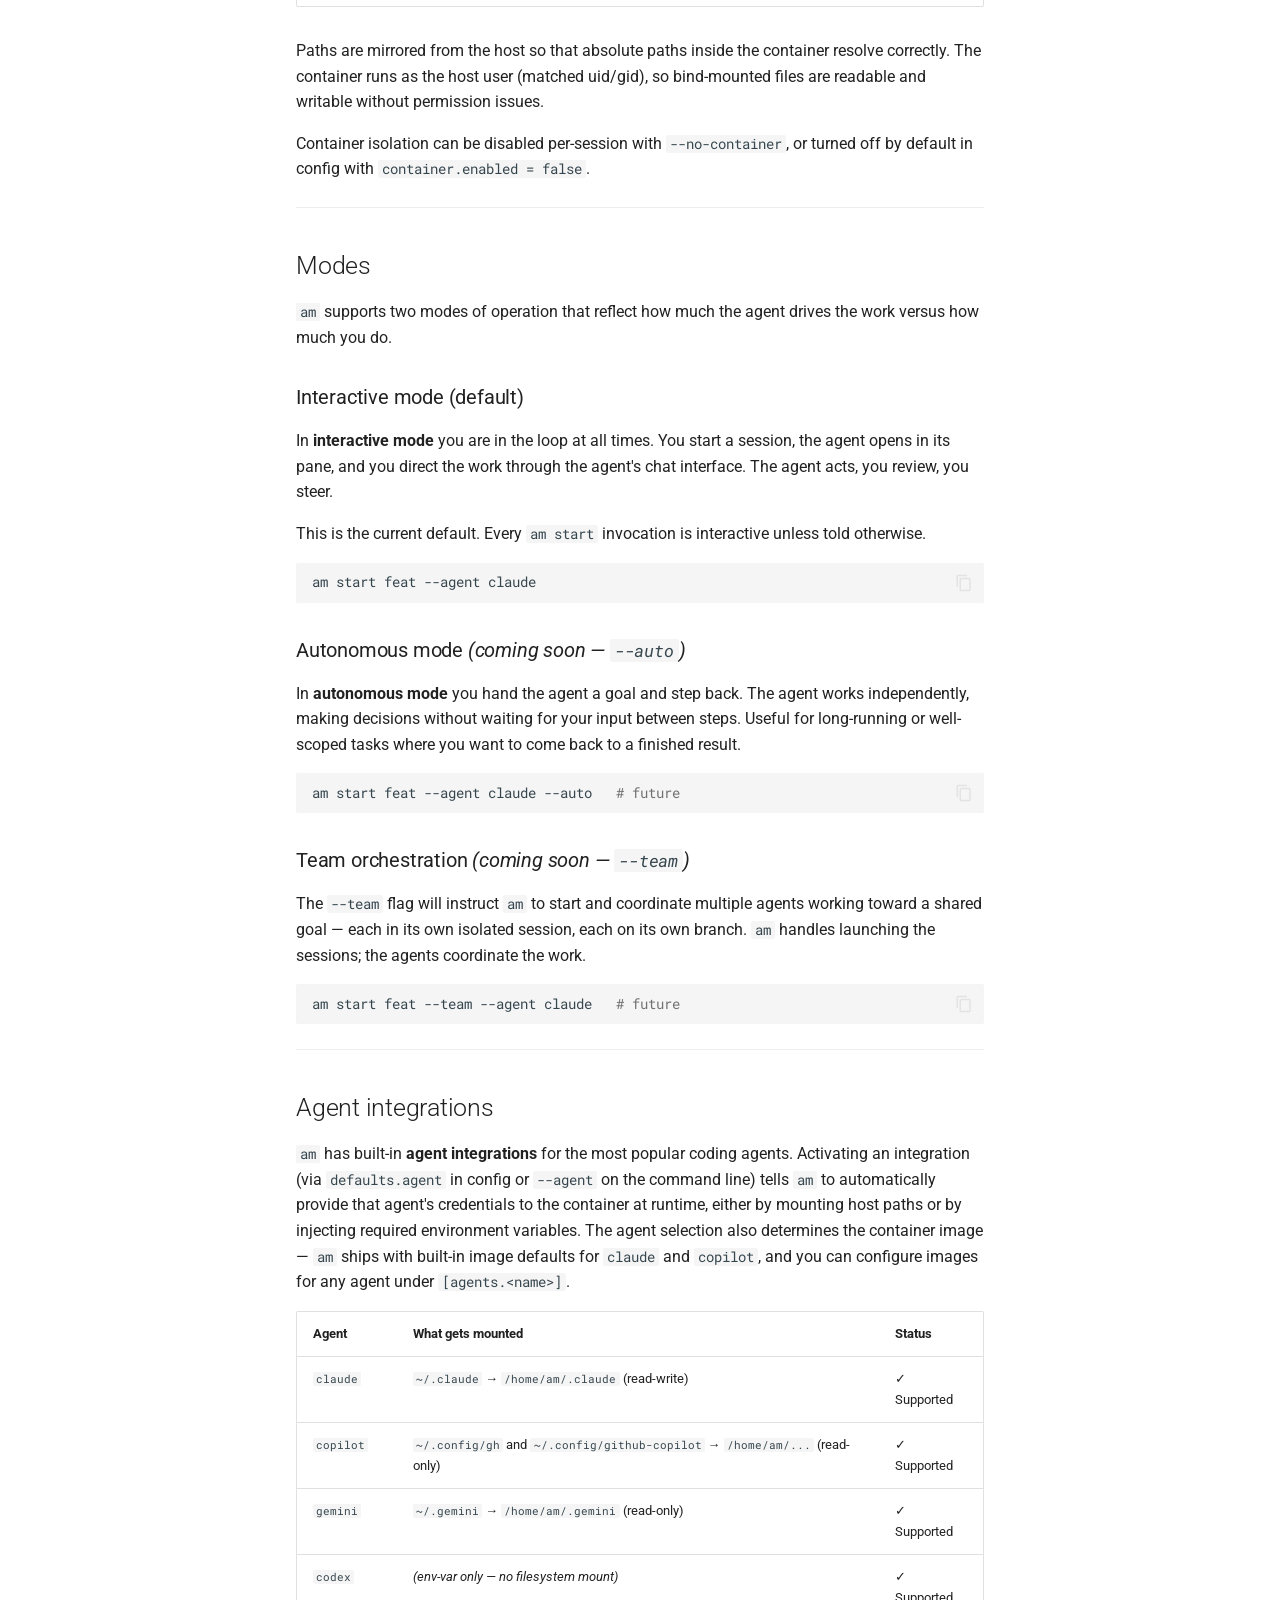
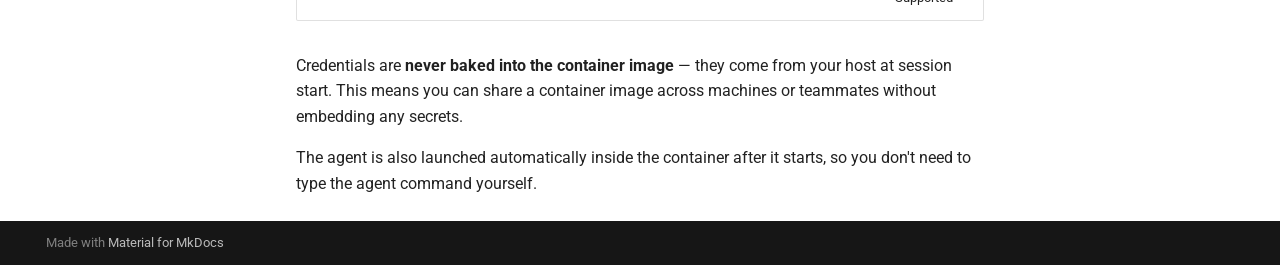
<file: concepts/index.html>
<!doctype html>
<html lang="en" class="no-js">
  <head>
    
      <meta charset="utf-8">
      <meta name="viewport" content="width=device-width,initial-scale=1">
      
        <meta name="description" content="Isolated environments for AI coding agents. Each session gets its own branch, a dedicated tmux window, and optional container isolation.">
      
      
      
        <link rel="canonical" href="https://dstanek.github.io/agent-manager/concepts/">
      
      
        <link rel="prev" href="../getting-started/quick-start/">
      
      
        <link rel="next" href="../guides/claude-code/">
      
      
        
      
      
      <link rel="icon" href="../assets/am-gear-192x192.png">
      <meta name="generator" content="mkdocs-1.6.1, mkdocs-material-9.7.6">
    
    
      
        <title>Concepts - am — Agent Manager</title>
      
    
    
      <link rel="stylesheet" href="../assets/stylesheets/main.484c7ddc.min.css">
      
        
        <link rel="stylesheet" href="../assets/stylesheets/palette.ab4e12ef.min.css">
      
      


    
    
      
    
    
      
        
        
        <link rel="preconnect" href="https://fonts.gstatic.com" crossorigin>
        <link rel="stylesheet" href="https://fonts.googleapis.com/css?family=Roboto:300,300i,400,400i,700,700i%7CRoboto+Mono:400,400i,700,700i&display=fallback">
        <style>:root{--md-text-font:"Roboto";--md-code-font:"Roboto Mono"}</style>
      
    
    
      <link rel="stylesheet" href="../stylesheets/extra.css">
    
    <script>__md_scope=new URL("..",location),__md_hash=e=>[...e].reduce(((e,_)=>(e<<5)-e+_.charCodeAt(0)),0),__md_get=(e,_=localStorage,t=__md_scope)=>JSON.parse(_.getItem(t.pathname+"."+e)),__md_set=(e,_,t=localStorage,a=__md_scope)=>{try{t.setItem(a.pathname+"."+e,JSON.stringify(_))}catch(e){}}</script>
    
      

    
    
  </head>
  
  
    
    
      
    
    
    
    
    <body dir="ltr" data-md-color-scheme="default" data-md-color-primary="deep-orange" data-md-color-accent="amber">
  
    
    <input class="md-toggle" data-md-toggle="drawer" type="checkbox" id="__drawer" autocomplete="off">
    <input class="md-toggle" data-md-toggle="search" type="checkbox" id="__search" autocomplete="off">
    <label class="md-overlay" for="__drawer"></label>
    <div data-md-component="skip">
      
        
        <a href="#concepts" class="md-skip">
          Skip to content
        </a>
      
    </div>
    <div data-md-component="announce">
      
    </div>
    
    
      

<header class="md-header" data-md-component="header">
  <nav class="md-header__inner md-grid" aria-label="Header">
    <a href=".." title="am — Agent Manager" class="md-header__button md-logo" aria-label="am — Agent Manager" data-md-component="logo">
      
  <img src="../assets/am-gear-192x192.png" alt="logo">

    </a>
    <label class="md-header__button md-icon" for="__drawer">
      
      <svg xmlns="http://www.w3.org/2000/svg" viewBox="0 0 24 24"><path d="M3 6h18v2H3zm0 5h18v2H3zm0 5h18v2H3z"/></svg>
    </label>
    <div class="md-header__title" data-md-component="header-title">
      <div class="md-header__ellipsis">
        <div class="md-header__topic">
          <span class="md-ellipsis">
            am — Agent Manager
          </span>
        </div>
        <div class="md-header__topic" data-md-component="header-topic">
          <span class="md-ellipsis">
            
              Concepts
            
          </span>
        </div>
      </div>
    </div>
    
      
        <form class="md-header__option" data-md-component="palette">
  
    
    
    
    <input class="md-option" data-md-color-media="(prefers-color-scheme)" data-md-color-scheme="default" data-md-color-primary="deep-orange" data-md-color-accent="amber"  aria-label="Switch to dark mode"  type="radio" name="__palette" id="__palette_0">
    
      <label class="md-header__button md-icon" title="Switch to dark mode" for="__palette_1" hidden>
        <svg xmlns="http://www.w3.org/2000/svg" viewBox="0 0 24 24"><path d="m14.3 16-.7-2h-3.2l-.7 2H7.8L11 7h2l3.2 9zM20 8.69V4h-4.69L12 .69 8.69 4H4v4.69L.69 12 4 15.31V20h4.69L12 23.31 15.31 20H20v-4.69L23.31 12zm-9.15 3.96h2.3L12 9z"/></svg>
      </label>
    
  
    
    
    
    <input class="md-option" data-md-color-media="(prefers-color-scheme: dark)" data-md-color-scheme="slate" data-md-color-primary="deep-orange" data-md-color-accent="amber"  aria-label="Switch to light mode"  type="radio" name="__palette" id="__palette_1">
    
      <label class="md-header__button md-icon" title="Switch to light mode" for="__palette_0" hidden>
        <svg xmlns="http://www.w3.org/2000/svg" viewBox="0 0 24 24"><path d="M12 18c-.89 0-1.74-.2-2.5-.55C11.56 16.5 13 14.42 13 12s-1.44-4.5-3.5-5.45C10.26 6.2 11.11 6 12 6a6 6 0 0 1 6 6 6 6 0 0 1-6 6m8-9.31V4h-4.69L12 .69 8.69 4H4v4.69L.69 12 4 15.31V20h4.69L12 23.31 15.31 20H20v-4.69L23.31 12z"/></svg>
      </label>
    
  
</form>
      
    
    
      <script>var palette=__md_get("__palette");if(palette&&palette.color){if("(prefers-color-scheme)"===palette.color.media){var media=matchMedia("(prefers-color-scheme: light)"),input=document.querySelector(media.matches?"[data-md-color-media='(prefers-color-scheme: light)']":"[data-md-color-media='(prefers-color-scheme: dark)']");palette.color.media=input.getAttribute("data-md-color-media"),palette.color.scheme=input.getAttribute("data-md-color-scheme"),palette.color.primary=input.getAttribute("data-md-color-primary"),palette.color.accent=input.getAttribute("data-md-color-accent")}for(var[key,value]of Object.entries(palette.color))document.body.setAttribute("data-md-color-"+key,value)}</script>
    
    
    
      
      
        <label class="md-header__button md-icon" for="__search">
          
          <svg xmlns="http://www.w3.org/2000/svg" viewBox="0 0 24 24"><path d="M9.5 3A6.5 6.5 0 0 1 16 9.5c0 1.61-.59 3.09-1.56 4.23l.27.27h.79l5 5-1.5 1.5-5-5v-.79l-.27-.27A6.52 6.52 0 0 1 9.5 16 6.5 6.5 0 0 1 3 9.5 6.5 6.5 0 0 1 9.5 3m0 2C7 5 5 7 5 9.5S7 14 9.5 14 14 12 14 9.5 12 5 9.5 5"/></svg>
        </label>
        <div class="md-search" data-md-component="search" role="dialog">
  <label class="md-search__overlay" for="__search"></label>
  <div class="md-search__inner" role="search">
    <form class="md-search__form" name="search">
      <input type="text" class="md-search__input" name="query" aria-label="Search" placeholder="Search" autocapitalize="off" autocorrect="off" autocomplete="off" spellcheck="false" data-md-component="search-query" required>
      <label class="md-search__icon md-icon" for="__search">
        
        <svg xmlns="http://www.w3.org/2000/svg" viewBox="0 0 24 24"><path d="M9.5 3A6.5 6.5 0 0 1 16 9.5c0 1.61-.59 3.09-1.56 4.23l.27.27h.79l5 5-1.5 1.5-5-5v-.79l-.27-.27A6.52 6.52 0 0 1 9.5 16 6.5 6.5 0 0 1 3 9.5 6.5 6.5 0 0 1 9.5 3m0 2C7 5 5 7 5 9.5S7 14 9.5 14 14 12 14 9.5 12 5 9.5 5"/></svg>
        
        <svg xmlns="http://www.w3.org/2000/svg" viewBox="0 0 24 24"><path d="M20 11v2H8l5.5 5.5-1.42 1.42L4.16 12l7.92-7.92L13.5 5.5 8 11z"/></svg>
      </label>
      <nav class="md-search__options" aria-label="Search">
        
        <button type="reset" class="md-search__icon md-icon" title="Clear" aria-label="Clear" tabindex="-1">
          
          <svg xmlns="http://www.w3.org/2000/svg" viewBox="0 0 24 24"><path d="M19 6.41 17.59 5 12 10.59 6.41 5 5 6.41 10.59 12 5 17.59 6.41 19 12 13.41 17.59 19 19 17.59 13.41 12z"/></svg>
        </button>
      </nav>
      
        <div class="md-search__suggest" data-md-component="search-suggest"></div>
      
    </form>
    <div class="md-search__output">
      <div class="md-search__scrollwrap" tabindex="0" data-md-scrollfix>
        <div class="md-search-result" data-md-component="search-result">
          <div class="md-search-result__meta">
            Initializing search
          </div>
          <ol class="md-search-result__list" role="presentation"></ol>
        </div>
      </div>
    </div>
  </div>
</div>
      
    
    
      <div class="md-header__source">
        <a href="https://github.com/dstanek/agent-manager" title="Go to repository" class="md-source" data-md-component="source">
  <div class="md-source__icon md-icon">
    
    <svg xmlns="http://www.w3.org/2000/svg" viewBox="0 0 512 512"><!--! Font Awesome Free 7.1.0 by @fontawesome - https://fontawesome.com License - https://fontawesome.com/license/free (Icons: CC BY 4.0, Fonts: SIL OFL 1.1, Code: MIT License) Copyright 2025 Fonticons, Inc.--><path d="M173.9 397.4c0 2-2.3 3.6-5.2 3.6-3.3.3-5.6-1.3-5.6-3.6 0-2 2.3-3.6 5.2-3.6 3-.3 5.6 1.3 5.6 3.6m-31.1-4.5c-.7 2 1.3 4.3 4.3 4.9 2.6 1 5.6 0 6.2-2s-1.3-4.3-4.3-5.2c-2.6-.7-5.5.3-6.2 2.3m44.2-1.7c-2.9.7-4.9 2.6-4.6 4.9.3 2 2.9 3.3 5.9 2.6 2.9-.7 4.9-2.6 4.6-4.6-.3-1.9-3-3.2-5.9-2.9M252.8 8C114.1 8 8 113.3 8 252c0 110.9 69.8 205.8 169.5 239.2 12.8 2.3 17.3-5.6 17.3-12.1 0-6.2-.3-40.4-.3-61.4 0 0-70 15-84.7-29.8 0 0-11.4-29.1-27.8-36.6 0 0-22.9-15.7 1.6-15.4 0 0 24.9 2 38.6 25.8 21.9 38.6 58.6 27.5 72.9 20.9 2.3-16 8.8-27.1 16-33.7-55.9-6.2-112.3-14.3-112.3-110.5 0-27.5 7.6-41.3 23.6-58.9-2.6-6.5-11.1-33.3 2.6-67.9 20.9-6.5 69 27 69 27 20-5.6 41.5-8.5 62.8-8.5s42.8 2.9 62.8 8.5c0 0 48.1-33.6 69-27 13.7 34.7 5.2 61.4 2.6 67.9 16 17.7 25.8 31.5 25.8 58.9 0 96.5-58.9 104.2-114.8 110.5 9.2 7.9 17 22.9 17 46.4 0 33.7-.3 75.4-.3 83.6 0 6.5 4.6 14.4 17.3 12.1C436.2 457.8 504 362.9 504 252 504 113.3 391.5 8 252.8 8M105.2 352.9c-1.3 1-1 3.3.7 5.2 1.6 1.6 3.9 2.3 5.2 1 1.3-1 1-3.3-.7-5.2-1.6-1.6-3.9-2.3-5.2-1m-10.8-8.1c-.7 1.3.3 2.9 2.3 3.9 1.6 1 3.6.7 4.3-.7.7-1.3-.3-2.9-2.3-3.9-2-.6-3.6-.3-4.3.7m32.4 35.6c-1.6 1.3-1 4.3 1.3 6.2 2.3 2.3 5.2 2.6 6.5 1 1.3-1.3.7-4.3-1.3-6.2-2.2-2.3-5.2-2.6-6.5-1m-11.4-14.7c-1.6 1-1.6 3.6 0 5.9s4.3 3.3 5.6 2.3c1.6-1.3 1.6-3.9 0-6.2-1.4-2.3-4-3.3-5.6-2"/></svg>
  </div>
  <div class="md-source__repository">
    dstanek/agent-manager
  </div>
</a>
      </div>
    
  </nav>
  
</header>
    
    <div class="md-container" data-md-component="container">
      
      
        
          
            
<nav class="md-tabs" aria-label="Tabs" data-md-component="tabs">
  <div class="md-grid">
    <ul class="md-tabs__list">
      
        
  
  
  
  
    <li class="md-tabs__item">
      <a href=".." class="md-tabs__link">
        
  
  
    
  
  Home

      </a>
    </li>
  

      
        
  
  
  
    
  
  
    
    
      <li class="md-tabs__item md-tabs__item--active">
        <a href="../getting-started/installation/" class="md-tabs__link">
          
  
  
  Getting Started

        </a>
      </li>
    
  

      
        
  
  
  
  
    
    
      <li class="md-tabs__item">
        <a href="../guides/claude-code/" class="md-tabs__link">
          
  
  
  Guides

        </a>
      </li>
    
  

      
        
  
  
  
  
    
    
      <li class="md-tabs__item">
        <a href="../reference/quick-reference/" class="md-tabs__link">
          
  
  
  Reference

        </a>
      </li>
    
  

      
    </ul>
  </div>
</nav>
          
        
      
      <main class="md-main" data-md-component="main">
        <div class="md-main__inner md-grid">
          
            
              
              <div class="md-sidebar md-sidebar--primary" data-md-component="sidebar" data-md-type="navigation" >
                <div class="md-sidebar__scrollwrap">
                  <div class="md-sidebar__inner">
                    


  


<nav class="md-nav md-nav--primary md-nav--lifted" aria-label="Navigation" data-md-level="0">
  <label class="md-nav__title" for="__drawer">
    <a href=".." title="am — Agent Manager" class="md-nav__button md-logo" aria-label="am — Agent Manager" data-md-component="logo">
      
  <img src="../assets/am-gear-192x192.png" alt="logo">

    </a>
    am — Agent Manager
  </label>
  
    <div class="md-nav__source">
      <a href="https://github.com/dstanek/agent-manager" title="Go to repository" class="md-source" data-md-component="source">
  <div class="md-source__icon md-icon">
    
    <svg xmlns="http://www.w3.org/2000/svg" viewBox="0 0 512 512"><!--! Font Awesome Free 7.1.0 by @fontawesome - https://fontawesome.com License - https://fontawesome.com/license/free (Icons: CC BY 4.0, Fonts: SIL OFL 1.1, Code: MIT License) Copyright 2025 Fonticons, Inc.--><path d="M173.9 397.4c0 2-2.3 3.6-5.2 3.6-3.3.3-5.6-1.3-5.6-3.6 0-2 2.3-3.6 5.2-3.6 3-.3 5.6 1.3 5.6 3.6m-31.1-4.5c-.7 2 1.3 4.3 4.3 4.9 2.6 1 5.6 0 6.2-2s-1.3-4.3-4.3-5.2c-2.6-.7-5.5.3-6.2 2.3m44.2-1.7c-2.9.7-4.9 2.6-4.6 4.9.3 2 2.9 3.3 5.9 2.6 2.9-.7 4.9-2.6 4.6-4.6-.3-1.9-3-3.2-5.9-2.9M252.8 8C114.1 8 8 113.3 8 252c0 110.9 69.8 205.8 169.5 239.2 12.8 2.3 17.3-5.6 17.3-12.1 0-6.2-.3-40.4-.3-61.4 0 0-70 15-84.7-29.8 0 0-11.4-29.1-27.8-36.6 0 0-22.9-15.7 1.6-15.4 0 0 24.9 2 38.6 25.8 21.9 38.6 58.6 27.5 72.9 20.9 2.3-16 8.8-27.1 16-33.7-55.9-6.2-112.3-14.3-112.3-110.5 0-27.5 7.6-41.3 23.6-58.9-2.6-6.5-11.1-33.3 2.6-67.9 20.9-6.5 69 27 69 27 20-5.6 41.5-8.5 62.8-8.5s42.8 2.9 62.8 8.5c0 0 48.1-33.6 69-27 13.7 34.7 5.2 61.4 2.6 67.9 16 17.7 25.8 31.5 25.8 58.9 0 96.5-58.9 104.2-114.8 110.5 9.2 7.9 17 22.9 17 46.4 0 33.7-.3 75.4-.3 83.6 0 6.5 4.6 14.4 17.3 12.1C436.2 457.8 504 362.9 504 252 504 113.3 391.5 8 252.8 8M105.2 352.9c-1.3 1-1 3.3.7 5.2 1.6 1.6 3.9 2.3 5.2 1 1.3-1 1-3.3-.7-5.2-1.6-1.6-3.9-2.3-5.2-1m-10.8-8.1c-.7 1.3.3 2.9 2.3 3.9 1.6 1 3.6.7 4.3-.7.7-1.3-.3-2.9-2.3-3.9-2-.6-3.6-.3-4.3.7m32.4 35.6c-1.6 1.3-1 4.3 1.3 6.2 2.3 2.3 5.2 2.6 6.5 1 1.3-1.3.7-4.3-1.3-6.2-2.2-2.3-5.2-2.6-6.5-1m-11.4-14.7c-1.6 1-1.6 3.6 0 5.9s4.3 3.3 5.6 2.3c1.6-1.3 1.6-3.9 0-6.2-1.4-2.3-4-3.3-5.6-2"/></svg>
  </div>
  <div class="md-source__repository">
    dstanek/agent-manager
  </div>
</a>
    </div>
  
  <ul class="md-nav__list" data-md-scrollfix>
    
      
      
  
  
  
  
    <li class="md-nav__item">
      <a href=".." class="md-nav__link">
        
  
  
  <span class="md-ellipsis">
    
  
    Home
  

    
  </span>
  
  

      </a>
    </li>
  

    
      
      
  
  
    
  
  
  
    
    
    
    
      
        
        
      
      
        
      
    
    
    <li class="md-nav__item md-nav__item--active md-nav__item--section md-nav__item--nested">
      
        
        
        <input class="md-nav__toggle md-toggle " type="checkbox" id="__nav_2" checked>
        
          
          <label class="md-nav__link" for="__nav_2" id="__nav_2_label" tabindex="">
            
  
  
  <span class="md-ellipsis">
    
  
    Getting Started
  

    
  </span>
  
  

            <span class="md-nav__icon md-icon"></span>
          </label>
        
        <nav class="md-nav" data-md-level="1" aria-labelledby="__nav_2_label" aria-expanded="true">
          <label class="md-nav__title" for="__nav_2">
            <span class="md-nav__icon md-icon"></span>
            
  
    Getting Started
  

          </label>
          <ul class="md-nav__list" data-md-scrollfix>
            
              
                
  
  
  
  
    <li class="md-nav__item">
      <a href="../getting-started/installation/" class="md-nav__link">
        
  
  
  <span class="md-ellipsis">
    
  
    Installation
  

    
  </span>
  
  

      </a>
    </li>
  

              
            
              
                
  
  
  
  
    <li class="md-nav__item">
      <a href="../getting-started/quick-start/" class="md-nav__link">
        
  
  
  <span class="md-ellipsis">
    
  
    Quick Start
  

    
  </span>
  
  

      </a>
    </li>
  

              
            
              
                
  
  
    
  
  
  
    <li class="md-nav__item md-nav__item--active">
      
      <input class="md-nav__toggle md-toggle" type="checkbox" id="__toc">
      
      
        
      
      
        <label class="md-nav__link md-nav__link--active" for="__toc">
          
  
  
  <span class="md-ellipsis">
    
  
    Concepts
  

    
  </span>
  
  

          <span class="md-nav__icon md-icon"></span>
        </label>
      
      <a href="./" class="md-nav__link md-nav__link--active">
        
  
  
  <span class="md-ellipsis">
    
  
    Concepts
  

    
  </span>
  
  

      </a>
      
        

<nav class="md-nav md-nav--secondary" aria-label="Table of contents">
  
  
  
    
  
  
    <label class="md-nav__title" for="__toc">
      <span class="md-nav__icon md-icon"></span>
      Table of contents
    </label>
    <ul class="md-nav__list" data-md-component="toc" data-md-scrollfix>
      
        <li class="md-nav__item">
  <a href="#sessions" class="md-nav__link">
    <span class="md-ellipsis">
      
        Sessions
      
    </span>
  </a>
  
</li>
      
        <li class="md-nav__item">
  <a href="#slugs" class="md-nav__link">
    <span class="md-ellipsis">
      
        Slugs
      
    </span>
  </a>
  
</li>
      
        <li class="md-nav__item">
  <a href="#worktrees-and-workspaces" class="md-nav__link">
    <span class="md-ellipsis">
      
        Worktrees and workspaces
      
    </span>
  </a>
  
</li>
      
        <li class="md-nav__item">
  <a href="#the-am-directory" class="md-nav__link">
    <span class="md-ellipsis">
      
        The .am/ directory
      
    </span>
  </a>
  
</li>
      
        <li class="md-nav__item">
  <a href="#tmux" class="md-nav__link">
    <span class="md-ellipsis">
      
        tmux
      
    </span>
  </a>
  
</li>
      
        <li class="md-nav__item">
  <a href="#container-isolation" class="md-nav__link">
    <span class="md-ellipsis">
      
        Container isolation
      
    </span>
  </a>
  
</li>
      
        <li class="md-nav__item">
  <a href="#modes" class="md-nav__link">
    <span class="md-ellipsis">
      
        Modes
      
    </span>
  </a>
  
    <nav class="md-nav" aria-label="Modes">
      <ul class="md-nav__list">
        
          <li class="md-nav__item">
  <a href="#interactive-mode-default" class="md-nav__link">
    <span class="md-ellipsis">
      
        Interactive mode (default)
      
    </span>
  </a>
  
</li>
        
          <li class="md-nav__item">
  <a href="#autonomous-mode-coming-soon-auto" class="md-nav__link">
    <span class="md-ellipsis">
      
        Autonomous mode (coming soon — --auto)
      
    </span>
  </a>
  
</li>
        
          <li class="md-nav__item">
  <a href="#team-orchestration-coming-soon-team" class="md-nav__link">
    <span class="md-ellipsis">
      
        Team orchestration (coming soon — --team)
      
    </span>
  </a>
  
</li>
        
      </ul>
    </nav>
  
</li>
      
        <li class="md-nav__item">
  <a href="#agent-integrations" class="md-nav__link">
    <span class="md-ellipsis">
      
        Agent integrations
      
    </span>
  </a>
  
</li>
      
    </ul>
  
</nav>
      
    </li>
  

              
            
          </ul>
        </nav>
      
    </li>
  

    
      
      
  
  
  
  
    
    
    
    
      
      
        
      
    
    
    <li class="md-nav__item md-nav__item--nested">
      
        
        
        <input class="md-nav__toggle md-toggle " type="checkbox" id="__nav_3" >
        
          
          <label class="md-nav__link" for="__nav_3" id="__nav_3_label" tabindex="0">
            
  
  
  <span class="md-ellipsis">
    
  
    Guides
  

    
  </span>
  
  

            <span class="md-nav__icon md-icon"></span>
          </label>
        
        <nav class="md-nav" data-md-level="1" aria-labelledby="__nav_3_label" aria-expanded="false">
          <label class="md-nav__title" for="__nav_3">
            <span class="md-nav__icon md-icon"></span>
            
  
    Guides
  

          </label>
          <ul class="md-nav__list" data-md-scrollfix>
            
              
                
  
  
  
  
    <li class="md-nav__item">
      <a href="../guides/claude-code/" class="md-nav__link">
        
  
  
  <span class="md-ellipsis">
    
  
    Claude Code
  

    
  </span>
  
  

      </a>
    </li>
  

              
            
              
                
  
  
  
  
    <li class="md-nav__item">
      <a href="../guides/github-copilot/" class="md-nav__link">
        
  
  
  <span class="md-ellipsis">
    
  
    GitHub Copilot
  

    
  </span>
  
  

      </a>
    </li>
  

              
            
              
                
  
  
  
  
    <li class="md-nav__item">
      <a href="../guides/custom-images/" class="md-nav__link">
        
  
  
  <span class="md-ellipsis">
    
  
    Custom Images
  

    
  </span>
  
  

      </a>
    </li>
  

              
            
              
                
  
  
  
  
    <li class="md-nav__item">
      <a href="../guides/troubleshooting/" class="md-nav__link">
        
  
  
  <span class="md-ellipsis">
    
  
    Troubleshooting
  

    
  </span>
  
  

      </a>
    </li>
  

              
            
              
                
  
  
  
  
    <li class="md-nav__item">
      <a href="../guides/ci-cd-integration/" class="md-nav__link">
        
  
  
  <span class="md-ellipsis">
    
  
    CI/CD Integration
  

    
  </span>
  
  

      </a>
    </li>
  

              
            
          </ul>
        </nav>
      
    </li>
  

    
      
      
  
  
  
  
    
    
    
    
      
      
        
      
    
    
    <li class="md-nav__item md-nav__item--nested">
      
        
        
        <input class="md-nav__toggle md-toggle " type="checkbox" id="__nav_4" >
        
          
          <label class="md-nav__link" for="__nav_4" id="__nav_4_label" tabindex="0">
            
  
  
  <span class="md-ellipsis">
    
  
    Reference
  

    
  </span>
  
  

            <span class="md-nav__icon md-icon"></span>
          </label>
        
        <nav class="md-nav" data-md-level="1" aria-labelledby="__nav_4_label" aria-expanded="false">
          <label class="md-nav__title" for="__nav_4">
            <span class="md-nav__icon md-icon"></span>
            
  
    Reference
  

          </label>
          <ul class="md-nav__list" data-md-scrollfix>
            
              
                
  
  
  
  
    <li class="md-nav__item">
      <a href="../reference/quick-reference/" class="md-nav__link">
        
  
  
  <span class="md-ellipsis">
    
  
    Quick Reference
  

    
  </span>
  
  

      </a>
    </li>
  

              
            
              
                
  
  
  
  
    <li class="md-nav__item">
      <a href="../reference/commands/" class="md-nav__link">
        
  
  
  <span class="md-ellipsis">
    
  
    Commands
  

    
  </span>
  
  

      </a>
    </li>
  

              
            
              
                
  
  
  
  
    <li class="md-nav__item">
      <a href="../reference/configuration/" class="md-nav__link">
        
  
  
  <span class="md-ellipsis">
    
  
    Configuration
  

    
  </span>
  
  

      </a>
    </li>
  

              
            
              
                
  
  
  
  
    <li class="md-nav__item">
      <a href="../reference/commit-trailers/" class="md-nav__link">
        
  
  
  <span class="md-ellipsis">
    
  
    Commit Trailers
  

    
  </span>
  
  

      </a>
    </li>
  

              
            
          </ul>
        </nav>
      
    </li>
  

    
  </ul>
</nav>
                  </div>
                </div>
              </div>
            
            
              
              <div class="md-sidebar md-sidebar--secondary" data-md-component="sidebar" data-md-type="toc" >
                <div class="md-sidebar__scrollwrap">
                  <div class="md-sidebar__inner">
                    

<nav class="md-nav md-nav--secondary" aria-label="Table of contents">
  
  
  
    
  
  
    <label class="md-nav__title" for="__toc">
      <span class="md-nav__icon md-icon"></span>
      Table of contents
    </label>
    <ul class="md-nav__list" data-md-component="toc" data-md-scrollfix>
      
        <li class="md-nav__item">
  <a href="#sessions" class="md-nav__link">
    <span class="md-ellipsis">
      
        Sessions
      
    </span>
  </a>
  
</li>
      
        <li class="md-nav__item">
  <a href="#slugs" class="md-nav__link">
    <span class="md-ellipsis">
      
        Slugs
      
    </span>
  </a>
  
</li>
      
        <li class="md-nav__item">
  <a href="#worktrees-and-workspaces" class="md-nav__link">
    <span class="md-ellipsis">
      
        Worktrees and workspaces
      
    </span>
  </a>
  
</li>
      
        <li class="md-nav__item">
  <a href="#the-am-directory" class="md-nav__link">
    <span class="md-ellipsis">
      
        The .am/ directory
      
    </span>
  </a>
  
</li>
      
        <li class="md-nav__item">
  <a href="#tmux" class="md-nav__link">
    <span class="md-ellipsis">
      
        tmux
      
    </span>
  </a>
  
</li>
      
        <li class="md-nav__item">
  <a href="#container-isolation" class="md-nav__link">
    <span class="md-ellipsis">
      
        Container isolation
      
    </span>
  </a>
  
</li>
      
        <li class="md-nav__item">
  <a href="#modes" class="md-nav__link">
    <span class="md-ellipsis">
      
        Modes
      
    </span>
  </a>
  
    <nav class="md-nav" aria-label="Modes">
      <ul class="md-nav__list">
        
          <li class="md-nav__item">
  <a href="#interactive-mode-default" class="md-nav__link">
    <span class="md-ellipsis">
      
        Interactive mode (default)
      
    </span>
  </a>
  
</li>
        
          <li class="md-nav__item">
  <a href="#autonomous-mode-coming-soon-auto" class="md-nav__link">
    <span class="md-ellipsis">
      
        Autonomous mode (coming soon — --auto)
      
    </span>
  </a>
  
</li>
        
          <li class="md-nav__item">
  <a href="#team-orchestration-coming-soon-team" class="md-nav__link">
    <span class="md-ellipsis">
      
        Team orchestration (coming soon — --team)
      
    </span>
  </a>
  
</li>
        
      </ul>
    </nav>
  
</li>
      
        <li class="md-nav__item">
  <a href="#agent-integrations" class="md-nav__link">
    <span class="md-ellipsis">
      
        Agent integrations
      
    </span>
  </a>
  
</li>
      
    </ul>
  
</nav>
                  </div>
                </div>
              </div>
            
          
          
            <div class="md-content" data-md-component="content">
              
              <article class="md-content__inner md-typeset">
                
                  



<h1 id="concepts">Concepts<a class="headerlink" href="#concepts" title="Permanent link">&para;</a></h1>
<p>This page explains the core ideas behind <code>am</code>. Understanding these will help you get the most out of the tool and make sense of the documentation.</p>
<hr />
<h2 id="sessions">Sessions<a class="headerlink" href="#sessions" title="Permanent link">&para;</a></h2>
<p>A <strong>session</strong> is the central unit of work in <code>am</code>. When you run <code>am start</code>, a session is created that bundles together everything an agent needs to work independently:</p>
<ul>
<li>An isolated <strong>branch</strong> in your repository</li>
<li>A <strong>tmux window</strong> with a split-pane layout</li>
<li>An optional <strong>container</strong> wrapping the agent process</li>
</ul>
<p>Sessions are tracked in <code>.am/sessions.json</code> and displayed by <code>am list</code>. When you're done, <code>am destroy</code> tears down all the pieces in one command.</p>
<p>The key idea is that a session is self-contained. Two sessions can run simultaneously in the same repository without stepping on each other, because each one has its own branch, its own terminal, and (optionally) its own container.</p>
<hr />
<h2 id="slugs">Slugs<a class="headerlink" href="#slugs" title="Permanent link">&para;</a></h2>
<p>Every session is identified by a <strong>slug</strong> — a short name you choose when running <code>am start</code>. The slug flows through to everything <code>am</code> creates:</p>
<div class="language-text highlight"><pre><span></span><code><span id="__span-0-1"><a id="__codelineno-0-1" name="__codelineno-0-1" href="#__codelineno-0-1"></a>slug: fix-login
</span><span id="__span-0-2"><a id="__codelineno-0-2" name="__codelineno-0-2" href="#__codelineno-0-2"></a>  → branch:    am/fix-login
</span><span id="__span-0-3"><a id="__codelineno-0-3" name="__codelineno-0-3" href="#__codelineno-0-3"></a>  → worktree:  .am/worktrees/fix-login
</span><span id="__span-0-4"><a id="__codelineno-0-4" name="__codelineno-0-4" href="#__codelineno-0-4"></a>  → tmux:      am-fix-login
</span><span id="__span-0-5"><a id="__codelineno-0-5" name="__codelineno-0-5" href="#__codelineno-0-5"></a>  → container: am-fix-login
</span></code></pre></div>
<p>This naming convention makes it easy to find what belongs to a session no matter where you're looking — in <code>git branch</code>, <code>tmux list-windows</code>, or <code>podman ps</code>.</p>
<p><strong>Slug rules:</strong> 1–40 characters, lowercase letters, digits, hyphens, and underscores only. Examples: <code>feat</code>, <code>fix-auth</code>, <code>refactor_api</code>.</p>
<hr />
<h2 id="worktrees-and-workspaces">Worktrees and workspaces<a class="headerlink" href="#worktrees-and-workspaces" title="Permanent link">&para;</a></h2>
<p><code>am</code> uses your VCS's built-in support for multiple simultaneous checkouts so the agent always works on a fresh, isolated branch:</p>
<ul>
<li><strong>git repos</strong> — <code>am start</code> runs <code>git worktree add .am/worktrees/&lt;slug&gt; -b am/&lt;slug&gt;</code>, creating a new branch and a separate checkout directory. The agent's changes accumulate on <code>am/&lt;slug&gt;</code> without touching your current branch.</li>
<li><strong>jj repos</strong> — <code>am start</code> runs <code>jj workspace add .am/worktrees/&lt;slug&gt; --name &lt;slug&gt;</code>, creating an independent workspace. jj resolves the repo by walking up from the workspace directory.</li>
</ul>
<p>In both cases, the checkout lives at <code>.am/worktrees/&lt;slug&gt;</code> and is removed when you run <code>am destroy</code>.</p>
<hr />
<h2 id="the-am-directory">The <code>.am/</code> directory<a class="headerlink" href="#the-am-directory" title="Permanent link">&para;</a></h2>
<p><code>am init</code> creates a <code>.am/</code> directory at the root of your repository:</p>
<div class="language-text highlight"><pre><span></span><code><span id="__span-1-1"><a id="__codelineno-1-1" name="__codelineno-1-1" href="#__codelineno-1-1"></a>.am/
</span><span id="__span-1-2"><a id="__codelineno-1-2" name="__codelineno-1-2" href="#__codelineno-1-2"></a>├── config.toml       ← project-level am configuration
</span><span id="__span-1-3"><a id="__codelineno-1-3" name="__codelineno-1-3" href="#__codelineno-1-3"></a>├── sessions.json     ← active session state (managed automatically)
</span><span id="__span-1-4"><a id="__codelineno-1-4" name="__codelineno-1-4" href="#__codelineno-1-4"></a>└── worktrees/
</span><span id="__span-1-5"><a id="__codelineno-1-5" name="__codelineno-1-5" href="#__codelineno-1-5"></a>    ├── feat/         ← worktree for the &quot;feat&quot; session
</span><span id="__span-1-6"><a id="__codelineno-1-6" name="__codelineno-1-6" href="#__codelineno-1-6"></a>    └── fix-login/    ← worktree for the &quot;fix-login&quot; session
</span></code></pre></div>
<p><code>.am/</code> is added to <code>.gitignore</code> automatically by <code>am init</code>. It is local to your machine — session state, worktrees, and project config are not committed to the repository.</p>
<hr />
<h2 id="tmux">tmux<a class="headerlink" href="#tmux" title="Permanent link">&para;</a></h2>
<p><code>am</code> uses <strong>tmux</strong> to give each session its own terminal environment. When you run <code>am start</code> inside a tmux session, <code>am</code> creates a new window named <code>am-&lt;slug&gt;</code> and splits it into two panes:</p>
<div class="language-text highlight"><pre><span></span><code><span id="__span-2-1"><a id="__codelineno-2-1" name="__codelineno-2-1" href="#__codelineno-2-1"></a>┌─────────────────────┬─────────────────────┐
</span><span id="__span-2-2"><a id="__codelineno-2-2" name="__codelineno-2-2" href="#__codelineno-2-2"></a>│                     │                     │
</span><span id="__span-2-3"><a id="__codelineno-2-3" name="__codelineno-2-3" href="#__codelineno-2-3"></a>│    Agent pane       │    Shell pane        │
</span><span id="__span-2-4"><a id="__codelineno-2-4" name="__codelineno-2-4" href="#__codelineno-2-4"></a>│  (left, default)    │  (right, default)    │
</span><span id="__span-2-5"><a id="__codelineno-2-5" name="__codelineno-2-5" href="#__codelineno-2-5"></a>│                     │                     │
</span><span id="__span-2-6"><a id="__codelineno-2-6" name="__codelineno-2-6" href="#__codelineno-2-6"></a>│  $ claude           │  $ git diff         │
</span><span id="__span-2-7"><a id="__codelineno-2-7" name="__codelineno-2-7" href="#__codelineno-2-7"></a>│  &gt; working...       │                     │
</span><span id="__span-2-8"><a id="__codelineno-2-8" name="__codelineno-2-8" href="#__codelineno-2-8"></a>│                     │                     │
</span><span id="__span-2-9"><a id="__codelineno-2-9" name="__codelineno-2-9" href="#__codelineno-2-9"></a>└─────────────────────┴─────────────────────┘
</span><span id="__span-2-10"><a id="__codelineno-2-10" name="__codelineno-2-10" href="#__codelineno-2-10"></a>           tmux window: am-feat
</span></code></pre></div>
<p>The <strong>agent pane</strong> is where <code>am</code> launches the container and the agent command. The <strong>shell pane</strong> is a plain shell in the worktree directory, ready for you to inspect files, run tests, or interact with the agent's output.</p>
<p>Use <code>am attach &lt;slug&gt;</code> to switch your tmux focus to an existing session's window from anywhere. The split direction, split ratio, and which pane gets the agent are all configurable — see <a href="../reference/configuration/#tmux">Configuration</a>.</p>
<p>If you run <code>am start</code> outside of tmux, the worktree and container are still created, but no window is opened. <code>am</code> prints the worktree path and the container run command so you can use them directly.</p>
<hr />
<h2 id="container-isolation">Container isolation<a class="headerlink" href="#container-isolation" title="Permanent link">&para;</a></h2>
<p>By default, <code>am</code> runs each agent inside a <strong>container</strong> (Podman preferred, Docker as fallback). This puts a hard boundary around the agent process: it can only see what you explicitly mount into it, and it runs as an unprivileged user.</p>
<p>The container is launched interactively in the agent pane — you can see its output and interact with it directly.</p>
<p><strong>What gets mounted</strong> into every container:</p>
<table>
<thead>
<tr>
<th>Host path</th>
<th>Container path</th>
<th>Purpose</th>
</tr>
</thead>
<tbody>
<tr>
<td><code>.am/worktrees/&lt;slug&gt;</code></td>
<td>same path as host</td>
<td>The agent's working directory</td>
</tr>
<tr>
<td><code>&lt;repo-root&gt;/.git</code> (git) or <code>&lt;repo-root&gt;/.jj</code> (jj)</td>
<td>same path as host</td>
<td>VCS history and ref store</td>
</tr>
<tr>
<td><code>~/.gitconfig</code></td>
<td><code>/home/am/.gitconfig</code></td>
<td>Commit author identity</td>
</tr>
<tr>
<td><code>~/.ssh</code></td>
<td><code>/home/am/.ssh</code></td>
<td>SSH keys for remote operations</td>
</tr>
</tbody>
</table>
<p>Paths are mirrored from the host so that absolute paths inside the container resolve correctly. The container runs as the host user (matched uid/gid), so bind-mounted files are readable and writable without permission issues.</p>
<p>Container isolation can be disabled per-session with <code>--no-container</code>, or turned off by default in config with <code>container.enabled = false</code>.</p>
<hr />
<h2 id="modes">Modes<a class="headerlink" href="#modes" title="Permanent link">&para;</a></h2>
<p><code>am</code> supports two modes of operation that reflect how much the agent drives the work versus how much you do.</p>
<h3 id="interactive-mode-default">Interactive mode (default)<a class="headerlink" href="#interactive-mode-default" title="Permanent link">&para;</a></h3>
<p>In <strong>interactive mode</strong> you are in the loop at all times. You start a session, the agent opens in its pane, and you direct the work through the agent's chat interface. The agent acts, you review, you steer.</p>
<p>This is the current default. Every <code>am start</code> invocation is interactive unless told otherwise.</p>
<div class="language-sh highlight"><pre><span></span><code><span id="__span-3-1"><a id="__codelineno-3-1" name="__codelineno-3-1" href="#__codelineno-3-1"></a>am<span class="w"> </span>start<span class="w"> </span>feat<span class="w"> </span>--agent<span class="w"> </span>claude
</span></code></pre></div>
<h3 id="autonomous-mode-coming-soon-auto">Autonomous mode <em>(coming soon — <code>--auto</code>)</em><a class="headerlink" href="#autonomous-mode-coming-soon-auto" title="Permanent link">&para;</a></h3>
<p>In <strong>autonomous mode</strong> you hand the agent a goal and step back. The agent works independently, making decisions without waiting for your input between steps. Useful for long-running or well-scoped tasks where you want to come back to a finished result.</p>
<div class="language-sh highlight"><pre><span></span><code><span id="__span-4-1"><a id="__codelineno-4-1" name="__codelineno-4-1" href="#__codelineno-4-1"></a>am<span class="w"> </span>start<span class="w"> </span>feat<span class="w"> </span>--agent<span class="w"> </span>claude<span class="w"> </span>--auto<span class="w">   </span><span class="c1"># future</span>
</span></code></pre></div>
<h3 id="team-orchestration-coming-soon-team">Team orchestration <em>(coming soon — <code>--team</code>)</em><a class="headerlink" href="#team-orchestration-coming-soon-team" title="Permanent link">&para;</a></h3>
<p>The <code>--team</code> flag will instruct <code>am</code> to start and coordinate multiple agents working toward a shared goal — each in its own isolated session, each on its own branch. <code>am</code> handles launching the sessions; the agents coordinate the work.</p>
<div class="language-sh highlight"><pre><span></span><code><span id="__span-5-1"><a id="__codelineno-5-1" name="__codelineno-5-1" href="#__codelineno-5-1"></a>am<span class="w"> </span>start<span class="w"> </span>feat<span class="w"> </span>--team<span class="w"> </span>--agent<span class="w"> </span>claude<span class="w">   </span><span class="c1"># future</span>
</span></code></pre></div>
<hr />
<h2 id="agent-integrations">Agent integrations<a class="headerlink" href="#agent-integrations" title="Permanent link">&para;</a></h2>
<p><code>am</code> has built-in <strong>agent integrations</strong> for the most popular coding agents. Activating an integration (via <code>defaults.agent</code> in config or <code>--agent</code> on the command line) tells <code>am</code> to automatically provide that agent's credentials to the container at runtime, either by mounting host paths or by injecting required environment variables. The agent selection also determines the container image — <code>am</code> ships with built-in image defaults for <code>claude</code> and <code>copilot</code>, and you can configure images for any agent under <code>[agents.&lt;name&gt;]</code>.</p>
<table>
<thead>
<tr>
<th>Agent</th>
<th>What gets mounted</th>
<th>Status</th>
</tr>
</thead>
<tbody>
<tr>
<td><code>claude</code></td>
<td><code>~/.claude</code> → <code>/home/am/.claude</code> (read-write)</td>
<td>✓ Supported</td>
</tr>
<tr>
<td><code>copilot</code></td>
<td><code>~/.config/gh</code> and <code>~/.config/github-copilot</code> → <code>/home/am/...</code> (read-only)</td>
<td>✓ Supported</td>
</tr>
<tr>
<td><code>gemini</code></td>
<td><code>~/.gemini</code> → <code>/home/am/.gemini</code> (read-only)</td>
<td>✓ Supported</td>
</tr>
<tr>
<td><code>codex</code></td>
<td><em>(env-var only — no filesystem mount)</em></td>
<td>✓ Supported</td>
</tr>
</tbody>
</table>
<p>Credentials are <strong>never baked into the container image</strong> — they come from your host at session start. This means you can share a container image across machines or teammates without embedding any secrets.</p>
<p>The agent is also launched automatically inside the container after it starts, so you don't need to type the agent command yourself.</p>












                
              </article>
            </div>
          
          
<script>var target=document.getElementById(location.hash.slice(1));target&&target.name&&(target.checked=target.name.startsWith("__tabbed_"))</script>
        </div>
        
          <button type="button" class="md-top md-icon" data-md-component="top" hidden>
  
  <svg xmlns="http://www.w3.org/2000/svg" viewBox="0 0 24 24"><path d="M13 20h-2V8l-5.5 5.5-1.42-1.42L12 4.16l7.92 7.92-1.42 1.42L13 8z"/></svg>
  Back to top
</button>
        
      </main>
      
        <footer class="md-footer">
  
  <div class="md-footer-meta md-typeset">
    <div class="md-footer-meta__inner md-grid">
      <div class="md-copyright">
  
  
    Made with
    <a href="https://squidfunk.github.io/mkdocs-material/" target="_blank" rel="noopener">
      Material for MkDocs
    </a>
  
</div>
      
    </div>
  </div>
</footer>
      
    </div>
    <div class="md-dialog" data-md-component="dialog">
      <div class="md-dialog__inner md-typeset"></div>
    </div>
    
    
    
      
      
      <script id="__config" type="application/json">{"annotate": null, "base": "..", "features": ["navigation.tabs", "navigation.sections", "navigation.top", "navigation.instant", "content.code.copy", "content.code.annotate", "search.highlight", "search.suggest"], "search": "../assets/javascripts/workers/search.2c215733.min.js", "tags": null, "translations": {"clipboard.copied": "Copied to clipboard", "clipboard.copy": "Copy to clipboard", "search.result.more.one": "1 more on this page", "search.result.more.other": "# more on this page", "search.result.none": "No matching documents", "search.result.one": "1 matching document", "search.result.other": "# matching documents", "search.result.placeholder": "Type to start searching", "search.result.term.missing": "Missing", "select.version": "Select version"}, "version": null}</script>
    
    
      <script src="../assets/javascripts/bundle.79ae519e.min.js"></script>
      
    
  </body>
</html>
</file>
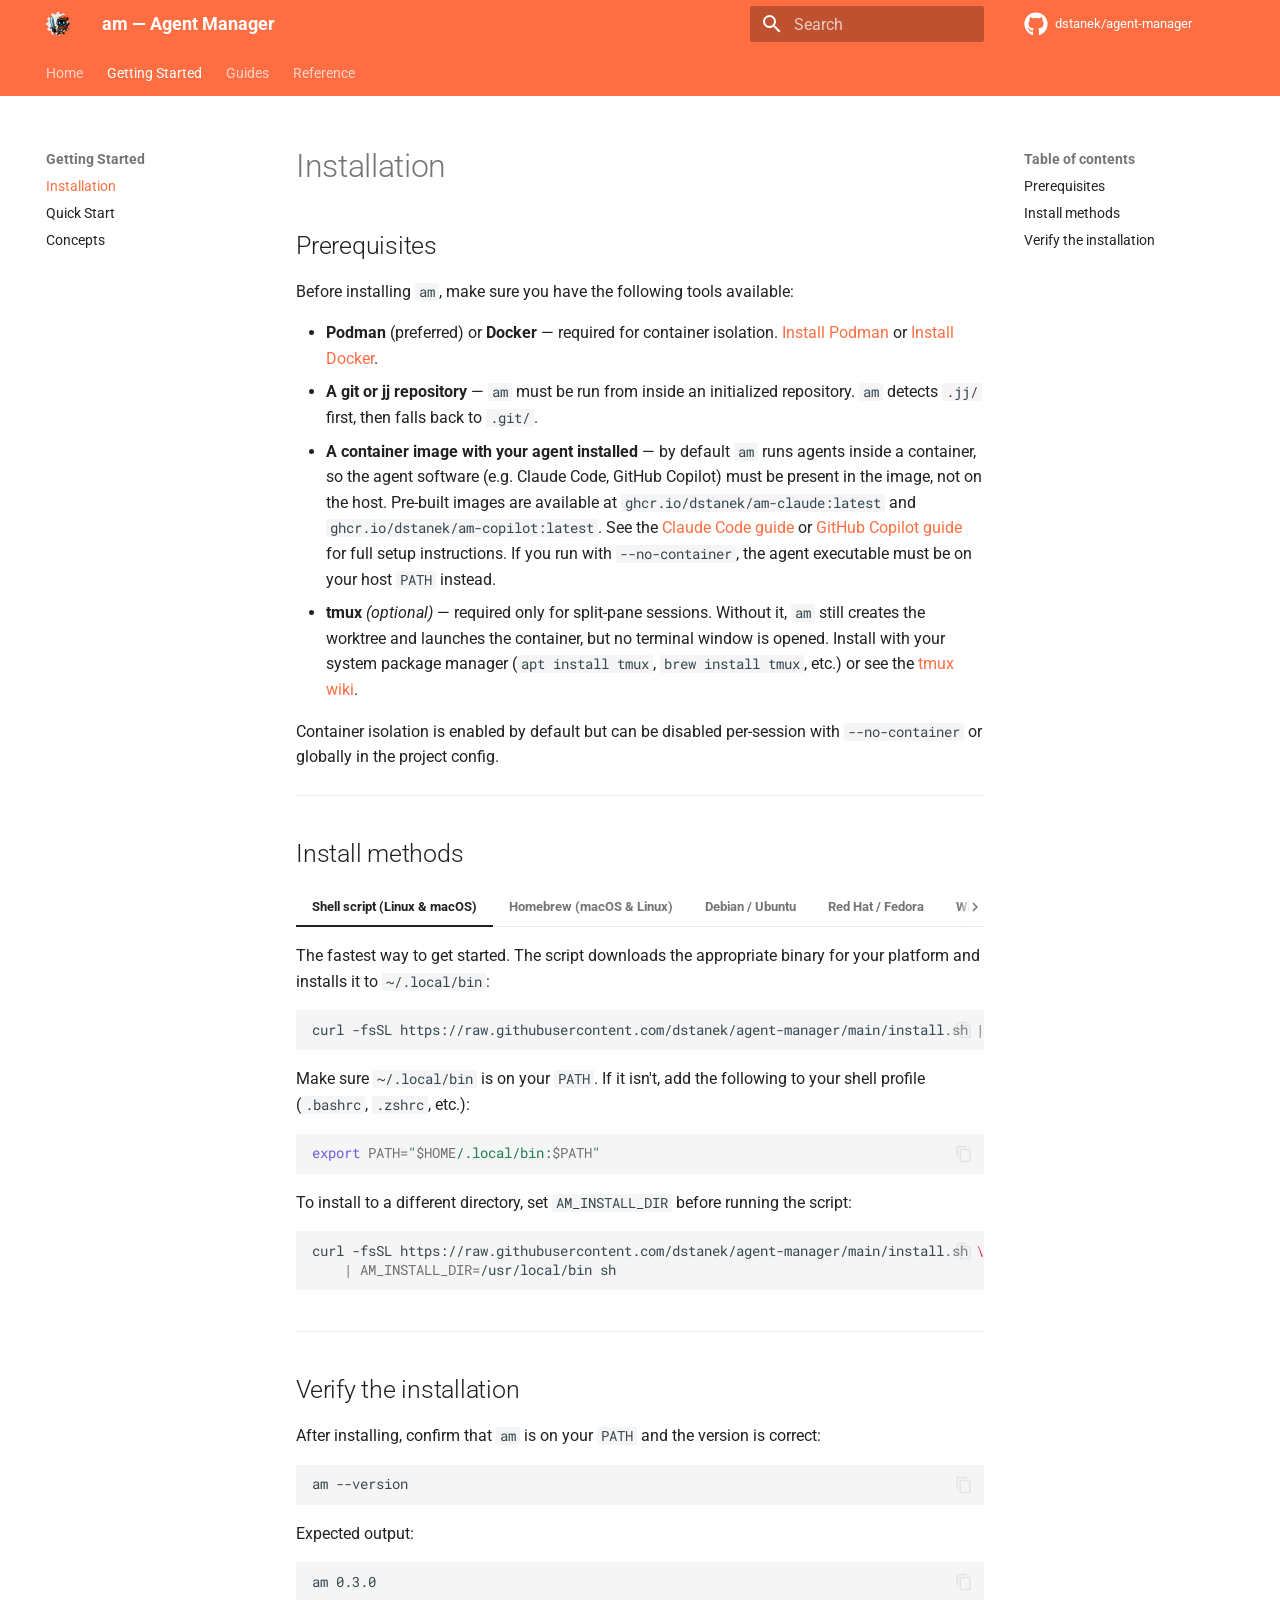
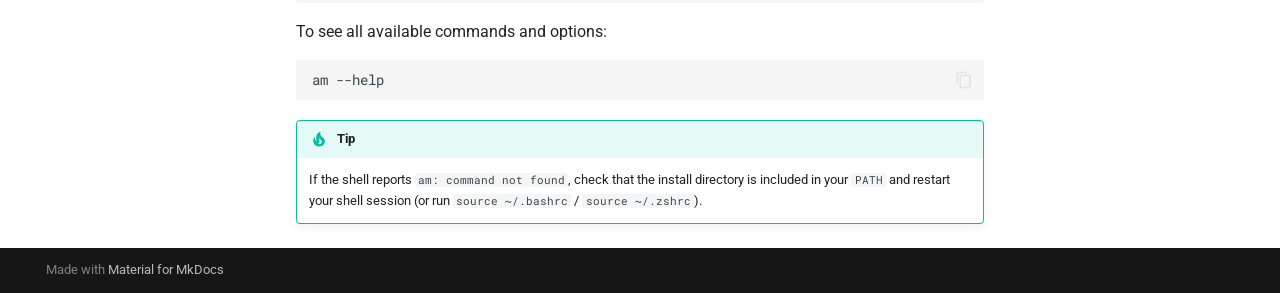
<file: getting-started/installation/index.html>
<!doctype html>
<html lang="en" class="no-js">
  <head>
    
      <meta charset="utf-8">
      <meta name="viewport" content="width=device-width,initial-scale=1">
      
        <meta name="description" content="Isolated environments for AI coding agents. Each session gets its own branch, a dedicated tmux window, and optional container isolation.">
      
      
      
        <link rel="canonical" href="https://dstanek.github.io/agent-manager/getting-started/installation/">
      
      
        <link rel="prev" href="../..">
      
      
        <link rel="next" href="../quick-start/">
      
      
        
      
      
      <link rel="icon" href="../../assets/am-gear-192x192.png">
      <meta name="generator" content="mkdocs-1.6.1, mkdocs-material-9.7.6">
    
    
      
        <title>Installation - am — Agent Manager</title>
      
    
    
      <link rel="stylesheet" href="../../assets/stylesheets/main.484c7ddc.min.css">
      
        
        <link rel="stylesheet" href="../../assets/stylesheets/palette.ab4e12ef.min.css">
      
      


    
    
      
    
    
      
        
        
        <link rel="preconnect" href="https://fonts.gstatic.com" crossorigin>
        <link rel="stylesheet" href="https://fonts.googleapis.com/css?family=Roboto:300,300i,400,400i,700,700i%7CRoboto+Mono:400,400i,700,700i&display=fallback">
        <style>:root{--md-text-font:"Roboto";--md-code-font:"Roboto Mono"}</style>
      
    
    
      <link rel="stylesheet" href="../../stylesheets/extra.css">
    
    <script>__md_scope=new URL("../..",location),__md_hash=e=>[...e].reduce(((e,_)=>(e<<5)-e+_.charCodeAt(0)),0),__md_get=(e,_=localStorage,t=__md_scope)=>JSON.parse(_.getItem(t.pathname+"."+e)),__md_set=(e,_,t=localStorage,a=__md_scope)=>{try{t.setItem(a.pathname+"."+e,JSON.stringify(_))}catch(e){}}</script>
    
      

    
    
  </head>
  
  
    
    
      
    
    
    
    
    <body dir="ltr" data-md-color-scheme="default" data-md-color-primary="deep-orange" data-md-color-accent="amber">
  
    
    <input class="md-toggle" data-md-toggle="drawer" type="checkbox" id="__drawer" autocomplete="off">
    <input class="md-toggle" data-md-toggle="search" type="checkbox" id="__search" autocomplete="off">
    <label class="md-overlay" for="__drawer"></label>
    <div data-md-component="skip">
      
        
        <a href="#installation" class="md-skip">
          Skip to content
        </a>
      
    </div>
    <div data-md-component="announce">
      
    </div>
    
    
      

<header class="md-header" data-md-component="header">
  <nav class="md-header__inner md-grid" aria-label="Header">
    <a href="../.." title="am — Agent Manager" class="md-header__button md-logo" aria-label="am — Agent Manager" data-md-component="logo">
      
  <img src="../../assets/am-gear-192x192.png" alt="logo">

    </a>
    <label class="md-header__button md-icon" for="__drawer">
      
      <svg xmlns="http://www.w3.org/2000/svg" viewBox="0 0 24 24"><path d="M3 6h18v2H3zm0 5h18v2H3zm0 5h18v2H3z"/></svg>
    </label>
    <div class="md-header__title" data-md-component="header-title">
      <div class="md-header__ellipsis">
        <div class="md-header__topic">
          <span class="md-ellipsis">
            am — Agent Manager
          </span>
        </div>
        <div class="md-header__topic" data-md-component="header-topic">
          <span class="md-ellipsis">
            
              Installation
            
          </span>
        </div>
      </div>
    </div>
    
      
        <form class="md-header__option" data-md-component="palette">
  
    
    
    
    <input class="md-option" data-md-color-media="(prefers-color-scheme)" data-md-color-scheme="default" data-md-color-primary="deep-orange" data-md-color-accent="amber"  aria-label="Switch to dark mode"  type="radio" name="__palette" id="__palette_0">
    
      <label class="md-header__button md-icon" title="Switch to dark mode" for="__palette_1" hidden>
        <svg xmlns="http://www.w3.org/2000/svg" viewBox="0 0 24 24"><path d="m14.3 16-.7-2h-3.2l-.7 2H7.8L11 7h2l3.2 9zM20 8.69V4h-4.69L12 .69 8.69 4H4v4.69L.69 12 4 15.31V20h4.69L12 23.31 15.31 20H20v-4.69L23.31 12zm-9.15 3.96h2.3L12 9z"/></svg>
      </label>
    
  
    
    
    
    <input class="md-option" data-md-color-media="(prefers-color-scheme: dark)" data-md-color-scheme="slate" data-md-color-primary="deep-orange" data-md-color-accent="amber"  aria-label="Switch to light mode"  type="radio" name="__palette" id="__palette_1">
    
      <label class="md-header__button md-icon" title="Switch to light mode" for="__palette_0" hidden>
        <svg xmlns="http://www.w3.org/2000/svg" viewBox="0 0 24 24"><path d="M12 18c-.89 0-1.74-.2-2.5-.55C11.56 16.5 13 14.42 13 12s-1.44-4.5-3.5-5.45C10.26 6.2 11.11 6 12 6a6 6 0 0 1 6 6 6 6 0 0 1-6 6m8-9.31V4h-4.69L12 .69 8.69 4H4v4.69L.69 12 4 15.31V20h4.69L12 23.31 15.31 20H20v-4.69L23.31 12z"/></svg>
      </label>
    
  
</form>
      
    
    
      <script>var palette=__md_get("__palette");if(palette&&palette.color){if("(prefers-color-scheme)"===palette.color.media){var media=matchMedia("(prefers-color-scheme: light)"),input=document.querySelector(media.matches?"[data-md-color-media='(prefers-color-scheme: light)']":"[data-md-color-media='(prefers-color-scheme: dark)']");palette.color.media=input.getAttribute("data-md-color-media"),palette.color.scheme=input.getAttribute("data-md-color-scheme"),palette.color.primary=input.getAttribute("data-md-color-primary"),palette.color.accent=input.getAttribute("data-md-color-accent")}for(var[key,value]of Object.entries(palette.color))document.body.setAttribute("data-md-color-"+key,value)}</script>
    
    
    
      
      
        <label class="md-header__button md-icon" for="__search">
          
          <svg xmlns="http://www.w3.org/2000/svg" viewBox="0 0 24 24"><path d="M9.5 3A6.5 6.5 0 0 1 16 9.5c0 1.61-.59 3.09-1.56 4.23l.27.27h.79l5 5-1.5 1.5-5-5v-.79l-.27-.27A6.52 6.52 0 0 1 9.5 16 6.5 6.5 0 0 1 3 9.5 6.5 6.5 0 0 1 9.5 3m0 2C7 5 5 7 5 9.5S7 14 9.5 14 14 12 14 9.5 12 5 9.5 5"/></svg>
        </label>
        <div class="md-search" data-md-component="search" role="dialog">
  <label class="md-search__overlay" for="__search"></label>
  <div class="md-search__inner" role="search">
    <form class="md-search__form" name="search">
      <input type="text" class="md-search__input" name="query" aria-label="Search" placeholder="Search" autocapitalize="off" autocorrect="off" autocomplete="off" spellcheck="false" data-md-component="search-query" required>
      <label class="md-search__icon md-icon" for="__search">
        
        <svg xmlns="http://www.w3.org/2000/svg" viewBox="0 0 24 24"><path d="M9.5 3A6.5 6.5 0 0 1 16 9.5c0 1.61-.59 3.09-1.56 4.23l.27.27h.79l5 5-1.5 1.5-5-5v-.79l-.27-.27A6.52 6.52 0 0 1 9.5 16 6.5 6.5 0 0 1 3 9.5 6.5 6.5 0 0 1 9.5 3m0 2C7 5 5 7 5 9.5S7 14 9.5 14 14 12 14 9.5 12 5 9.5 5"/></svg>
        
        <svg xmlns="http://www.w3.org/2000/svg" viewBox="0 0 24 24"><path d="M20 11v2H8l5.5 5.5-1.42 1.42L4.16 12l7.92-7.92L13.5 5.5 8 11z"/></svg>
      </label>
      <nav class="md-search__options" aria-label="Search">
        
        <button type="reset" class="md-search__icon md-icon" title="Clear" aria-label="Clear" tabindex="-1">
          
          <svg xmlns="http://www.w3.org/2000/svg" viewBox="0 0 24 24"><path d="M19 6.41 17.59 5 12 10.59 6.41 5 5 6.41 10.59 12 5 17.59 6.41 19 12 13.41 17.59 19 19 17.59 13.41 12z"/></svg>
        </button>
      </nav>
      
        <div class="md-search__suggest" data-md-component="search-suggest"></div>
      
    </form>
    <div class="md-search__output">
      <div class="md-search__scrollwrap" tabindex="0" data-md-scrollfix>
        <div class="md-search-result" data-md-component="search-result">
          <div class="md-search-result__meta">
            Initializing search
          </div>
          <ol class="md-search-result__list" role="presentation"></ol>
        </div>
      </div>
    </div>
  </div>
</div>
      
    
    
      <div class="md-header__source">
        <a href="https://github.com/dstanek/agent-manager" title="Go to repository" class="md-source" data-md-component="source">
  <div class="md-source__icon md-icon">
    
    <svg xmlns="http://www.w3.org/2000/svg" viewBox="0 0 512 512"><!--! Font Awesome Free 7.1.0 by @fontawesome - https://fontawesome.com License - https://fontawesome.com/license/free (Icons: CC BY 4.0, Fonts: SIL OFL 1.1, Code: MIT License) Copyright 2025 Fonticons, Inc.--><path d="M173.9 397.4c0 2-2.3 3.6-5.2 3.6-3.3.3-5.6-1.3-5.6-3.6 0-2 2.3-3.6 5.2-3.6 3-.3 5.6 1.3 5.6 3.6m-31.1-4.5c-.7 2 1.3 4.3 4.3 4.9 2.6 1 5.6 0 6.2-2s-1.3-4.3-4.3-5.2c-2.6-.7-5.5.3-6.2 2.3m44.2-1.7c-2.9.7-4.9 2.6-4.6 4.9.3 2 2.9 3.3 5.9 2.6 2.9-.7 4.9-2.6 4.6-4.6-.3-1.9-3-3.2-5.9-2.9M252.8 8C114.1 8 8 113.3 8 252c0 110.9 69.8 205.8 169.5 239.2 12.8 2.3 17.3-5.6 17.3-12.1 0-6.2-.3-40.4-.3-61.4 0 0-70 15-84.7-29.8 0 0-11.4-29.1-27.8-36.6 0 0-22.9-15.7 1.6-15.4 0 0 24.9 2 38.6 25.8 21.9 38.6 58.6 27.5 72.9 20.9 2.3-16 8.8-27.1 16-33.7-55.9-6.2-112.3-14.3-112.3-110.5 0-27.5 7.6-41.3 23.6-58.9-2.6-6.5-11.1-33.3 2.6-67.9 20.9-6.5 69 27 69 27 20-5.6 41.5-8.5 62.8-8.5s42.8 2.9 62.8 8.5c0 0 48.1-33.6 69-27 13.7 34.7 5.2 61.4 2.6 67.9 16 17.7 25.8 31.5 25.8 58.9 0 96.5-58.9 104.2-114.8 110.5 9.2 7.9 17 22.9 17 46.4 0 33.7-.3 75.4-.3 83.6 0 6.5 4.6 14.4 17.3 12.1C436.2 457.8 504 362.9 504 252 504 113.3 391.5 8 252.8 8M105.2 352.9c-1.3 1-1 3.3.7 5.2 1.6 1.6 3.9 2.3 5.2 1 1.3-1 1-3.3-.7-5.2-1.6-1.6-3.9-2.3-5.2-1m-10.8-8.1c-.7 1.3.3 2.9 2.3 3.9 1.6 1 3.6.7 4.3-.7.7-1.3-.3-2.9-2.3-3.9-2-.6-3.6-.3-4.3.7m32.4 35.6c-1.6 1.3-1 4.3 1.3 6.2 2.3 2.3 5.2 2.6 6.5 1 1.3-1.3.7-4.3-1.3-6.2-2.2-2.3-5.2-2.6-6.5-1m-11.4-14.7c-1.6 1-1.6 3.6 0 5.9s4.3 3.3 5.6 2.3c1.6-1.3 1.6-3.9 0-6.2-1.4-2.3-4-3.3-5.6-2"/></svg>
  </div>
  <div class="md-source__repository">
    dstanek/agent-manager
  </div>
</a>
      </div>
    
  </nav>
  
</header>
    
    <div class="md-container" data-md-component="container">
      
      
        
          
            
<nav class="md-tabs" aria-label="Tabs" data-md-component="tabs">
  <div class="md-grid">
    <ul class="md-tabs__list">
      
        
  
  
  
  
    <li class="md-tabs__item">
      <a href="../.." class="md-tabs__link">
        
  
  
    
  
  Home

      </a>
    </li>
  

      
        
  
  
  
    
  
  
    
    
      <li class="md-tabs__item md-tabs__item--active">
        <a href="./" class="md-tabs__link">
          
  
  
  Getting Started

        </a>
      </li>
    
  

      
        
  
  
  
  
    
    
      <li class="md-tabs__item">
        <a href="../../guides/claude-code/" class="md-tabs__link">
          
  
  
  Guides

        </a>
      </li>
    
  

      
        
  
  
  
  
    
    
      <li class="md-tabs__item">
        <a href="../../reference/quick-reference/" class="md-tabs__link">
          
  
  
  Reference

        </a>
      </li>
    
  

      
    </ul>
  </div>
</nav>
          
        
      
      <main class="md-main" data-md-component="main">
        <div class="md-main__inner md-grid">
          
            
              
              <div class="md-sidebar md-sidebar--primary" data-md-component="sidebar" data-md-type="navigation" >
                <div class="md-sidebar__scrollwrap">
                  <div class="md-sidebar__inner">
                    


  


<nav class="md-nav md-nav--primary md-nav--lifted" aria-label="Navigation" data-md-level="0">
  <label class="md-nav__title" for="__drawer">
    <a href="../.." title="am — Agent Manager" class="md-nav__button md-logo" aria-label="am — Agent Manager" data-md-component="logo">
      
  <img src="../../assets/am-gear-192x192.png" alt="logo">

    </a>
    am — Agent Manager
  </label>
  
    <div class="md-nav__source">
      <a href="https://github.com/dstanek/agent-manager" title="Go to repository" class="md-source" data-md-component="source">
  <div class="md-source__icon md-icon">
    
    <svg xmlns="http://www.w3.org/2000/svg" viewBox="0 0 512 512"><!--! Font Awesome Free 7.1.0 by @fontawesome - https://fontawesome.com License - https://fontawesome.com/license/free (Icons: CC BY 4.0, Fonts: SIL OFL 1.1, Code: MIT License) Copyright 2025 Fonticons, Inc.--><path d="M173.9 397.4c0 2-2.3 3.6-5.2 3.6-3.3.3-5.6-1.3-5.6-3.6 0-2 2.3-3.6 5.2-3.6 3-.3 5.6 1.3 5.6 3.6m-31.1-4.5c-.7 2 1.3 4.3 4.3 4.9 2.6 1 5.6 0 6.2-2s-1.3-4.3-4.3-5.2c-2.6-.7-5.5.3-6.2 2.3m44.2-1.7c-2.9.7-4.9 2.6-4.6 4.9.3 2 2.9 3.3 5.9 2.6 2.9-.7 4.9-2.6 4.6-4.6-.3-1.9-3-3.2-5.9-2.9M252.8 8C114.1 8 8 113.3 8 252c0 110.9 69.8 205.8 169.5 239.2 12.8 2.3 17.3-5.6 17.3-12.1 0-6.2-.3-40.4-.3-61.4 0 0-70 15-84.7-29.8 0 0-11.4-29.1-27.8-36.6 0 0-22.9-15.7 1.6-15.4 0 0 24.9 2 38.6 25.8 21.9 38.6 58.6 27.5 72.9 20.9 2.3-16 8.8-27.1 16-33.7-55.9-6.2-112.3-14.3-112.3-110.5 0-27.5 7.6-41.3 23.6-58.9-2.6-6.5-11.1-33.3 2.6-67.9 20.9-6.5 69 27 69 27 20-5.6 41.5-8.5 62.8-8.5s42.8 2.9 62.8 8.5c0 0 48.1-33.6 69-27 13.7 34.7 5.2 61.4 2.6 67.9 16 17.7 25.8 31.5 25.8 58.9 0 96.5-58.9 104.2-114.8 110.5 9.2 7.9 17 22.9 17 46.4 0 33.7-.3 75.4-.3 83.6 0 6.5 4.6 14.4 17.3 12.1C436.2 457.8 504 362.9 504 252 504 113.3 391.5 8 252.8 8M105.2 352.9c-1.3 1-1 3.3.7 5.2 1.6 1.6 3.9 2.3 5.2 1 1.3-1 1-3.3-.7-5.2-1.6-1.6-3.9-2.3-5.2-1m-10.8-8.1c-.7 1.3.3 2.9 2.3 3.9 1.6 1 3.6.7 4.3-.7.7-1.3-.3-2.9-2.3-3.9-2-.6-3.6-.3-4.3.7m32.4 35.6c-1.6 1.3-1 4.3 1.3 6.2 2.3 2.3 5.2 2.6 6.5 1 1.3-1.3.7-4.3-1.3-6.2-2.2-2.3-5.2-2.6-6.5-1m-11.4-14.7c-1.6 1-1.6 3.6 0 5.9s4.3 3.3 5.6 2.3c1.6-1.3 1.6-3.9 0-6.2-1.4-2.3-4-3.3-5.6-2"/></svg>
  </div>
  <div class="md-source__repository">
    dstanek/agent-manager
  </div>
</a>
    </div>
  
  <ul class="md-nav__list" data-md-scrollfix>
    
      
      
  
  
  
  
    <li class="md-nav__item">
      <a href="../.." class="md-nav__link">
        
  
  
  <span class="md-ellipsis">
    
  
    Home
  

    
  </span>
  
  

      </a>
    </li>
  

    
      
      
  
  
    
  
  
  
    
    
    
    
      
        
        
      
      
        
      
    
    
    <li class="md-nav__item md-nav__item--active md-nav__item--section md-nav__item--nested">
      
        
        
        <input class="md-nav__toggle md-toggle " type="checkbox" id="__nav_2" checked>
        
          
          <label class="md-nav__link" for="__nav_2" id="__nav_2_label" tabindex="">
            
  
  
  <span class="md-ellipsis">
    
  
    Getting Started
  

    
  </span>
  
  

            <span class="md-nav__icon md-icon"></span>
          </label>
        
        <nav class="md-nav" data-md-level="1" aria-labelledby="__nav_2_label" aria-expanded="true">
          <label class="md-nav__title" for="__nav_2">
            <span class="md-nav__icon md-icon"></span>
            
  
    Getting Started
  

          </label>
          <ul class="md-nav__list" data-md-scrollfix>
            
              
                
  
  
    
  
  
  
    <li class="md-nav__item md-nav__item--active">
      
      <input class="md-nav__toggle md-toggle" type="checkbox" id="__toc">
      
      
        
      
      
        <label class="md-nav__link md-nav__link--active" for="__toc">
          
  
  
  <span class="md-ellipsis">
    
  
    Installation
  

    
  </span>
  
  

          <span class="md-nav__icon md-icon"></span>
        </label>
      
      <a href="./" class="md-nav__link md-nav__link--active">
        
  
  
  <span class="md-ellipsis">
    
  
    Installation
  

    
  </span>
  
  

      </a>
      
        

<nav class="md-nav md-nav--secondary" aria-label="Table of contents">
  
  
  
    
  
  
    <label class="md-nav__title" for="__toc">
      <span class="md-nav__icon md-icon"></span>
      Table of contents
    </label>
    <ul class="md-nav__list" data-md-component="toc" data-md-scrollfix>
      
        <li class="md-nav__item">
  <a href="#prerequisites" class="md-nav__link">
    <span class="md-ellipsis">
      
        Prerequisites
      
    </span>
  </a>
  
</li>
      
        <li class="md-nav__item">
  <a href="#install-methods" class="md-nav__link">
    <span class="md-ellipsis">
      
        Install methods
      
    </span>
  </a>
  
</li>
      
        <li class="md-nav__item">
  <a href="#verify-the-installation" class="md-nav__link">
    <span class="md-ellipsis">
      
        Verify the installation
      
    </span>
  </a>
  
</li>
      
    </ul>
  
</nav>
      
    </li>
  

              
            
              
                
  
  
  
  
    <li class="md-nav__item">
      <a href="../quick-start/" class="md-nav__link">
        
  
  
  <span class="md-ellipsis">
    
  
    Quick Start
  

    
  </span>
  
  

      </a>
    </li>
  

              
            
              
                
  
  
  
  
    <li class="md-nav__item">
      <a href="../../concepts/" class="md-nav__link">
        
  
  
  <span class="md-ellipsis">
    
  
    Concepts
  

    
  </span>
  
  

      </a>
    </li>
  

              
            
          </ul>
        </nav>
      
    </li>
  

    
      
      
  
  
  
  
    
    
    
    
      
      
        
      
    
    
    <li class="md-nav__item md-nav__item--nested">
      
        
        
        <input class="md-nav__toggle md-toggle " type="checkbox" id="__nav_3" >
        
          
          <label class="md-nav__link" for="__nav_3" id="__nav_3_label" tabindex="0">
            
  
  
  <span class="md-ellipsis">
    
  
    Guides
  

    
  </span>
  
  

            <span class="md-nav__icon md-icon"></span>
          </label>
        
        <nav class="md-nav" data-md-level="1" aria-labelledby="__nav_3_label" aria-expanded="false">
          <label class="md-nav__title" for="__nav_3">
            <span class="md-nav__icon md-icon"></span>
            
  
    Guides
  

          </label>
          <ul class="md-nav__list" data-md-scrollfix>
            
              
                
  
  
  
  
    <li class="md-nav__item">
      <a href="../../guides/claude-code/" class="md-nav__link">
        
  
  
  <span class="md-ellipsis">
    
  
    Claude Code
  

    
  </span>
  
  

      </a>
    </li>
  

              
            
              
                
  
  
  
  
    <li class="md-nav__item">
      <a href="../../guides/github-copilot/" class="md-nav__link">
        
  
  
  <span class="md-ellipsis">
    
  
    GitHub Copilot
  

    
  </span>
  
  

      </a>
    </li>
  

              
            
              
                
  
  
  
  
    <li class="md-nav__item">
      <a href="../../guides/custom-images/" class="md-nav__link">
        
  
  
  <span class="md-ellipsis">
    
  
    Custom Images
  

    
  </span>
  
  

      </a>
    </li>
  

              
            
              
                
  
  
  
  
    <li class="md-nav__item">
      <a href="../../guides/troubleshooting/" class="md-nav__link">
        
  
  
  <span class="md-ellipsis">
    
  
    Troubleshooting
  

    
  </span>
  
  

      </a>
    </li>
  

              
            
              
                
  
  
  
  
    <li class="md-nav__item">
      <a href="../../guides/ci-cd-integration/" class="md-nav__link">
        
  
  
  <span class="md-ellipsis">
    
  
    CI/CD Integration
  

    
  </span>
  
  

      </a>
    </li>
  

              
            
          </ul>
        </nav>
      
    </li>
  

    
      
      
  
  
  
  
    
    
    
    
      
      
        
      
    
    
    <li class="md-nav__item md-nav__item--nested">
      
        
        
        <input class="md-nav__toggle md-toggle " type="checkbox" id="__nav_4" >
        
          
          <label class="md-nav__link" for="__nav_4" id="__nav_4_label" tabindex="0">
            
  
  
  <span class="md-ellipsis">
    
  
    Reference
  

    
  </span>
  
  

            <span class="md-nav__icon md-icon"></span>
          </label>
        
        <nav class="md-nav" data-md-level="1" aria-labelledby="__nav_4_label" aria-expanded="false">
          <label class="md-nav__title" for="__nav_4">
            <span class="md-nav__icon md-icon"></span>
            
  
    Reference
  

          </label>
          <ul class="md-nav__list" data-md-scrollfix>
            
              
                
  
  
  
  
    <li class="md-nav__item">
      <a href="../../reference/quick-reference/" class="md-nav__link">
        
  
  
  <span class="md-ellipsis">
    
  
    Quick Reference
  

    
  </span>
  
  

      </a>
    </li>
  

              
            
              
                
  
  
  
  
    <li class="md-nav__item">
      <a href="../../reference/commands/" class="md-nav__link">
        
  
  
  <span class="md-ellipsis">
    
  
    Commands
  

    
  </span>
  
  

      </a>
    </li>
  

              
            
              
                
  
  
  
  
    <li class="md-nav__item">
      <a href="../../reference/configuration/" class="md-nav__link">
        
  
  
  <span class="md-ellipsis">
    
  
    Configuration
  

    
  </span>
  
  

      </a>
    </li>
  

              
            
              
                
  
  
  
  
    <li class="md-nav__item">
      <a href="../../reference/commit-trailers/" class="md-nav__link">
        
  
  
  <span class="md-ellipsis">
    
  
    Commit Trailers
  

    
  </span>
  
  

      </a>
    </li>
  

              
            
          </ul>
        </nav>
      
    </li>
  

    
  </ul>
</nav>
                  </div>
                </div>
              </div>
            
            
              
              <div class="md-sidebar md-sidebar--secondary" data-md-component="sidebar" data-md-type="toc" >
                <div class="md-sidebar__scrollwrap">
                  <div class="md-sidebar__inner">
                    

<nav class="md-nav md-nav--secondary" aria-label="Table of contents">
  
  
  
    
  
  
    <label class="md-nav__title" for="__toc">
      <span class="md-nav__icon md-icon"></span>
      Table of contents
    </label>
    <ul class="md-nav__list" data-md-component="toc" data-md-scrollfix>
      
        <li class="md-nav__item">
  <a href="#prerequisites" class="md-nav__link">
    <span class="md-ellipsis">
      
        Prerequisites
      
    </span>
  </a>
  
</li>
      
        <li class="md-nav__item">
  <a href="#install-methods" class="md-nav__link">
    <span class="md-ellipsis">
      
        Install methods
      
    </span>
  </a>
  
</li>
      
        <li class="md-nav__item">
  <a href="#verify-the-installation" class="md-nav__link">
    <span class="md-ellipsis">
      
        Verify the installation
      
    </span>
  </a>
  
</li>
      
    </ul>
  
</nav>
                  </div>
                </div>
              </div>
            
          
          
            <div class="md-content" data-md-component="content">
              
              <article class="md-content__inner md-typeset">
                
                  



<h1 id="installation">Installation<a class="headerlink" href="#installation" title="Permanent link">&para;</a></h1>
<h2 id="prerequisites">Prerequisites<a class="headerlink" href="#prerequisites" title="Permanent link">&para;</a></h2>
<p>Before installing <code>am</code>, make sure you have the following tools available:</p>
<ul>
<li><strong>Podman</strong> (preferred) or <strong>Docker</strong> — required for container isolation. <a href="https://podman.io/docs/installation">Install Podman</a> or <a href="https://docs.docker.com/engine/install/">Install Docker</a>.</li>
<li><strong>A git or jj repository</strong> — <code>am</code> must be run from inside an initialized repository. <code>am</code> detects <code>.jj/</code> first, then falls back to <code>.git/</code>.</li>
<li><strong>A container image with your agent installed</strong> — by default <code>am</code> runs agents inside a container, so the agent software (e.g. Claude Code, GitHub Copilot) must be present in the image, not on the host. Pre-built images are available at <code>ghcr.io/dstanek/am-claude:latest</code> and <code>ghcr.io/dstanek/am-copilot:latest</code>. See the <a href="../../guides/claude-code/">Claude Code guide</a> or <a href="../../guides/github-copilot/">GitHub Copilot guide</a> for full setup instructions. If you run with <code>--no-container</code>, the agent executable must be on your host <code>PATH</code> instead.</li>
<li><strong>tmux</strong> <em>(optional)</em> — required only for split-pane sessions. Without it, <code>am</code> still creates the worktree and launches the container, but no terminal window is opened. Install with your system package manager (<code>apt install tmux</code>, <code>brew install tmux</code>, etc.) or see the <a href="https://github.com/tmux/tmux/wiki/Installing">tmux wiki</a>.</li>
</ul>
<p>Container isolation is enabled by default but can be disabled per-session with <code>--no-container</code> or globally in the project config.</p>
<hr />
<h2 id="install-methods">Install methods<a class="headerlink" href="#install-methods" title="Permanent link">&para;</a></h2>
<div class="tabbed-set tabbed-alternate" data-tabs="1:6"><input checked="checked" id="__tabbed_1_1" name="__tabbed_1" type="radio" /><input id="__tabbed_1_2" name="__tabbed_1" type="radio" /><input id="__tabbed_1_3" name="__tabbed_1" type="radio" /><input id="__tabbed_1_4" name="__tabbed_1" type="radio" /><input id="__tabbed_1_5" name="__tabbed_1" type="radio" /><input id="__tabbed_1_6" name="__tabbed_1" type="radio" /><div class="tabbed-labels"><label for="__tabbed_1_1">Shell script (Linux &amp; macOS)</label><label for="__tabbed_1_2">Homebrew (macOS &amp; Linux)</label><label for="__tabbed_1_3">Debian / Ubuntu</label><label for="__tabbed_1_4">Red Hat / Fedora</label><label for="__tabbed_1_5">Windows</label><label for="__tabbed_1_6">Build from source</label></div>
<div class="tabbed-content">
<div class="tabbed-block">
<p>The fastest way to get started. The script downloads the appropriate binary for your platform and installs it to <code>~/.local/bin</code>:</p>
<div class="language-sh highlight"><pre><span></span><code><span id="__span-0-1"><a id="__codelineno-0-1" name="__codelineno-0-1" href="#__codelineno-0-1"></a>curl<span class="w"> </span>-fsSL<span class="w"> </span>https://raw.githubusercontent.com/dstanek/agent-manager/main/install.sh<span class="w"> </span><span class="p">|</span><span class="w"> </span>sh
</span></code></pre></div>
<p>Make sure <code>~/.local/bin</code> is on your <code>PATH</code>. If it isn't, add the following to your shell profile (<code>.bashrc</code>, <code>.zshrc</code>, etc.):</p>
<div class="language-sh highlight"><pre><span></span><code><span id="__span-1-1"><a id="__codelineno-1-1" name="__codelineno-1-1" href="#__codelineno-1-1"></a><span class="nb">export</span><span class="w"> </span><span class="nv">PATH</span><span class="o">=</span><span class="s2">&quot;</span><span class="nv">$HOME</span><span class="s2">/.local/bin:</span><span class="nv">$PATH</span><span class="s2">&quot;</span>
</span></code></pre></div>
<p>To install to a different directory, set <code>AM_INSTALL_DIR</code> before running the script:</p>
<div class="language-sh highlight"><pre><span></span><code><span id="__span-2-1"><a id="__codelineno-2-1" name="__codelineno-2-1" href="#__codelineno-2-1"></a>curl<span class="w"> </span>-fsSL<span class="w"> </span>https://raw.githubusercontent.com/dstanek/agent-manager/main/install.sh<span class="w"> </span><span class="se">\</span>
</span><span id="__span-2-2"><a id="__codelineno-2-2" name="__codelineno-2-2" href="#__codelineno-2-2"></a><span class="w">    </span><span class="p">|</span><span class="w"> </span><span class="nv">AM_INSTALL_DIR</span><span class="o">=</span>/usr/local/bin<span class="w"> </span>sh
</span></code></pre></div>
</div>
<div class="tabbed-block">
<p>If you use <a href="https://brew.sh/">Homebrew</a>, tap the <code>dstanek/am</code> formula:</p>
<div class="language-sh highlight"><pre><span></span><code><span id="__span-3-1"><a id="__codelineno-3-1" name="__codelineno-3-1" href="#__codelineno-3-1"></a>brew<span class="w"> </span>tap<span class="w"> </span>dstanek/am
</span><span id="__span-3-2"><a id="__codelineno-3-2" name="__codelineno-3-2" href="#__codelineno-3-2"></a>brew<span class="w"> </span>install<span class="w"> </span>am
</span></code></pre></div>
<p>To upgrade later:</p>
<div class="language-sh highlight"><pre><span></span><code><span id="__span-4-1"><a id="__codelineno-4-1" name="__codelineno-4-1" href="#__codelineno-4-1"></a>brew<span class="w"> </span>upgrade<span class="w"> </span>am
</span></code></pre></div>
</div>
<div class="tabbed-block">
<p>Download the <code>.deb</code> package for your architecture from the <a href="https://github.com/dstanek/agent-manager/releases/latest">latest release</a>, then install it with <code>dpkg</code>:</p>
<div class="language-sh highlight"><pre><span></span><code><span id="__span-5-1"><a id="__codelineno-5-1" name="__codelineno-5-1" href="#__codelineno-5-1"></a><span class="c1"># x86_64</span>
</span><span id="__span-5-2"><a id="__codelineno-5-2" name="__codelineno-5-2" href="#__codelineno-5-2"></a>sudo<span class="w"> </span>dpkg<span class="w"> </span>-i<span class="w"> </span>am-x86_64-unknown-linux-gnu.deb
</span><span id="__span-5-3"><a id="__codelineno-5-3" name="__codelineno-5-3" href="#__codelineno-5-3"></a>
</span><span id="__span-5-4"><a id="__codelineno-5-4" name="__codelineno-5-4" href="#__codelineno-5-4"></a><span class="c1"># aarch64 (ARM64)</span>
</span><span id="__span-5-5"><a id="__codelineno-5-5" name="__codelineno-5-5" href="#__codelineno-5-5"></a>sudo<span class="w"> </span>dpkg<span class="w"> </span>-i<span class="w"> </span>am-aarch64-unknown-linux-gnu.deb
</span></code></pre></div>
<p>You can also download and install in one step:</p>
<div class="language-sh highlight"><pre><span></span><code><span id="__span-6-1"><a id="__codelineno-6-1" name="__codelineno-6-1" href="#__codelineno-6-1"></a><span class="c1"># Adjust the filename for your architecture</span>
</span><span id="__span-6-2"><a id="__codelineno-6-2" name="__codelineno-6-2" href="#__codelineno-6-2"></a>curl<span class="w"> </span>-fsSL<span class="w"> </span>-O<span class="w"> </span>https://github.com/dstanek/agent-manager/releases/latest/download/am-x86_64-unknown-linux-gnu.deb
</span><span id="__span-6-3"><a id="__codelineno-6-3" name="__codelineno-6-3" href="#__codelineno-6-3"></a>sudo<span class="w"> </span>dpkg<span class="w"> </span>-i<span class="w"> </span>am-x86_64-unknown-linux-gnu.deb
</span></code></pre></div>
</div>
<div class="tabbed-block">
<p>Download the <code>.rpm</code> package for your architecture from the <a href="https://github.com/dstanek/agent-manager/releases/latest">latest release</a>, then install it with <code>rpm</code>:</p>
<div class="language-sh highlight"><pre><span></span><code><span id="__span-7-1"><a id="__codelineno-7-1" name="__codelineno-7-1" href="#__codelineno-7-1"></a><span class="c1"># x86_64</span>
</span><span id="__span-7-2"><a id="__codelineno-7-2" name="__codelineno-7-2" href="#__codelineno-7-2"></a>sudo<span class="w"> </span>rpm<span class="w"> </span>-i<span class="w"> </span>am-x86_64-unknown-linux-gnu.rpm
</span><span id="__span-7-3"><a id="__codelineno-7-3" name="__codelineno-7-3" href="#__codelineno-7-3"></a>
</span><span id="__span-7-4"><a id="__codelineno-7-4" name="__codelineno-7-4" href="#__codelineno-7-4"></a><span class="c1"># aarch64 (ARM64)</span>
</span><span id="__span-7-5"><a id="__codelineno-7-5" name="__codelineno-7-5" href="#__codelineno-7-5"></a>sudo<span class="w"> </span>rpm<span class="w"> </span>-i<span class="w"> </span>am-aarch64-unknown-linux-gnu.rpm
</span></code></pre></div>
<p>On Fedora 37+ or RHEL 9+, you can use <code>dnf</code> instead:</p>
<div class="language-sh highlight"><pre><span></span><code><span id="__span-8-1"><a id="__codelineno-8-1" name="__codelineno-8-1" href="#__codelineno-8-1"></a>sudo<span class="w"> </span>dnf<span class="w"> </span>install<span class="w"> </span>./am-x86_64-unknown-linux-gnu.rpm
</span></code></pre></div>
</div>
<div class="tabbed-block">
<p>Download <code>am-x86_64-pc-windows-msvc.zip</code> from the <a href="https://github.com/dstanek/agent-manager/releases/latest">latest release</a>, extract the archive, and place <code>am.exe</code> somewhere on your <code>PATH</code>.</p>
<div class="admonition note">
<p class="admonition-title">Note</p>
<p>Windows support is experimental. Container isolation requires Docker Desktop (Podman on Windows is not yet tested). tmux is not available natively; consider using <code>am</code> inside WSL2 for the full experience.</p>
</div>
</div>
<div class="tabbed-block">
<p>Building from source requires <a href="https://rustup.rs">Rust</a> 1.70 or later.</p>
<div class="language-sh highlight"><pre><span></span><code><span id="__span-9-1"><a id="__codelineno-9-1" name="__codelineno-9-1" href="#__codelineno-9-1"></a>git<span class="w"> </span>clone<span class="w"> </span>https://github.com/dstanek/agent-manager.git
</span><span id="__span-9-2"><a id="__codelineno-9-2" name="__codelineno-9-2" href="#__codelineno-9-2"></a><span class="nb">cd</span><span class="w"> </span>agent-manager
</span><span id="__span-9-3"><a id="__codelineno-9-3" name="__codelineno-9-3" href="#__codelineno-9-3"></a>cargo<span class="w"> </span>build<span class="w"> </span>--release
</span></code></pre></div>
<p>The compiled binary will be at <code>target/release/am</code>. Copy it to a directory on your <code>PATH</code>:</p>
<div class="language-sh highlight"><pre><span></span><code><span id="__span-10-1"><a id="__codelineno-10-1" name="__codelineno-10-1" href="#__codelineno-10-1"></a>cp<span class="w"> </span>target/release/am<span class="w"> </span>~/.local/bin/am
</span></code></pre></div>
</div>
</div>
</div>
<hr />
<h2 id="verify-the-installation">Verify the installation<a class="headerlink" href="#verify-the-installation" title="Permanent link">&para;</a></h2>
<p>After installing, confirm that <code>am</code> is on your <code>PATH</code> and the version is correct:</p>
<div class="language-sh highlight"><pre><span></span><code><span id="__span-11-1"><a id="__codelineno-11-1" name="__codelineno-11-1" href="#__codelineno-11-1"></a>am<span class="w"> </span>--version
</span></code></pre></div>
<p>Expected output:</p>
<div class="language-text highlight"><pre><span></span><code><span id="__span-12-1"><a id="__codelineno-12-1" name="__codelineno-12-1" href="#__codelineno-12-1"></a>am 0.3.0
</span></code></pre></div>
<p>To see all available commands and options:</p>
<div class="language-sh highlight"><pre><span></span><code><span id="__span-13-1"><a id="__codelineno-13-1" name="__codelineno-13-1" href="#__codelineno-13-1"></a>am<span class="w"> </span>--help
</span></code></pre></div>
<div class="admonition tip">
<p class="admonition-title">Tip</p>
<p>If the shell reports <code>am: command not found</code>, check that the install directory is included in your <code>PATH</code> and restart your shell session (or run <code>source ~/.bashrc</code> / <code>source ~/.zshrc</code>).</p>
</div>












                
              </article>
            </div>
          
          
<script>var target=document.getElementById(location.hash.slice(1));target&&target.name&&(target.checked=target.name.startsWith("__tabbed_"))</script>
        </div>
        
          <button type="button" class="md-top md-icon" data-md-component="top" hidden>
  
  <svg xmlns="http://www.w3.org/2000/svg" viewBox="0 0 24 24"><path d="M13 20h-2V8l-5.5 5.5-1.42-1.42L12 4.16l7.92 7.92-1.42 1.42L13 8z"/></svg>
  Back to top
</button>
        
      </main>
      
        <footer class="md-footer">
  
  <div class="md-footer-meta md-typeset">
    <div class="md-footer-meta__inner md-grid">
      <div class="md-copyright">
  
  
    Made with
    <a href="https://squidfunk.github.io/mkdocs-material/" target="_blank" rel="noopener">
      Material for MkDocs
    </a>
  
</div>
      
    </div>
  </div>
</footer>
      
    </div>
    <div class="md-dialog" data-md-component="dialog">
      <div class="md-dialog__inner md-typeset"></div>
    </div>
    
    
    
      
      
      <script id="__config" type="application/json">{"annotate": null, "base": "../..", "features": ["navigation.tabs", "navigation.sections", "navigation.top", "navigation.instant", "content.code.copy", "content.code.annotate", "search.highlight", "search.suggest"], "search": "../../assets/javascripts/workers/search.2c215733.min.js", "tags": null, "translations": {"clipboard.copied": "Copied to clipboard", "clipboard.copy": "Copy to clipboard", "search.result.more.one": "1 more on this page", "search.result.more.other": "# more on this page", "search.result.none": "No matching documents", "search.result.one": "1 matching document", "search.result.other": "# matching documents", "search.result.placeholder": "Type to start searching", "search.result.term.missing": "Missing", "select.version": "Select version"}, "version": null}</script>
    
    
      <script src="../../assets/javascripts/bundle.79ae519e.min.js"></script>
      
    
  </body>
</html>
</file>
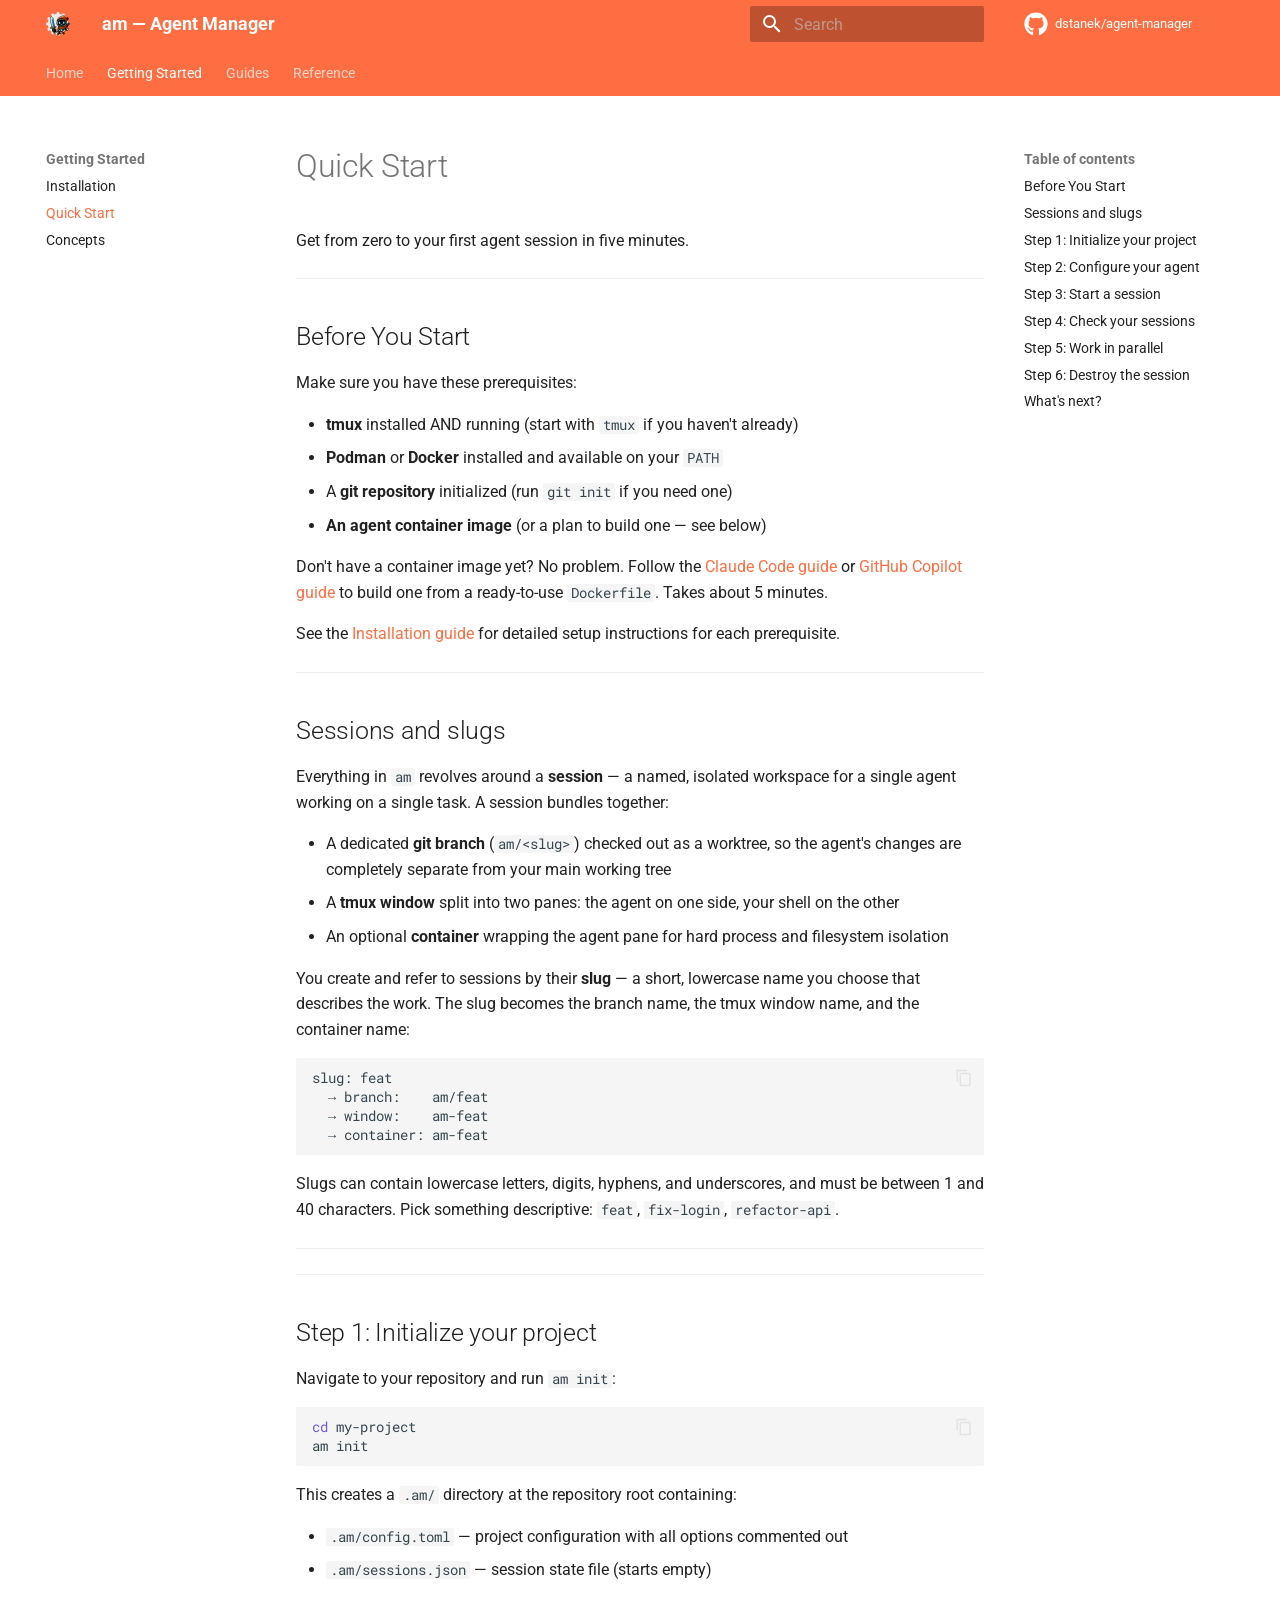
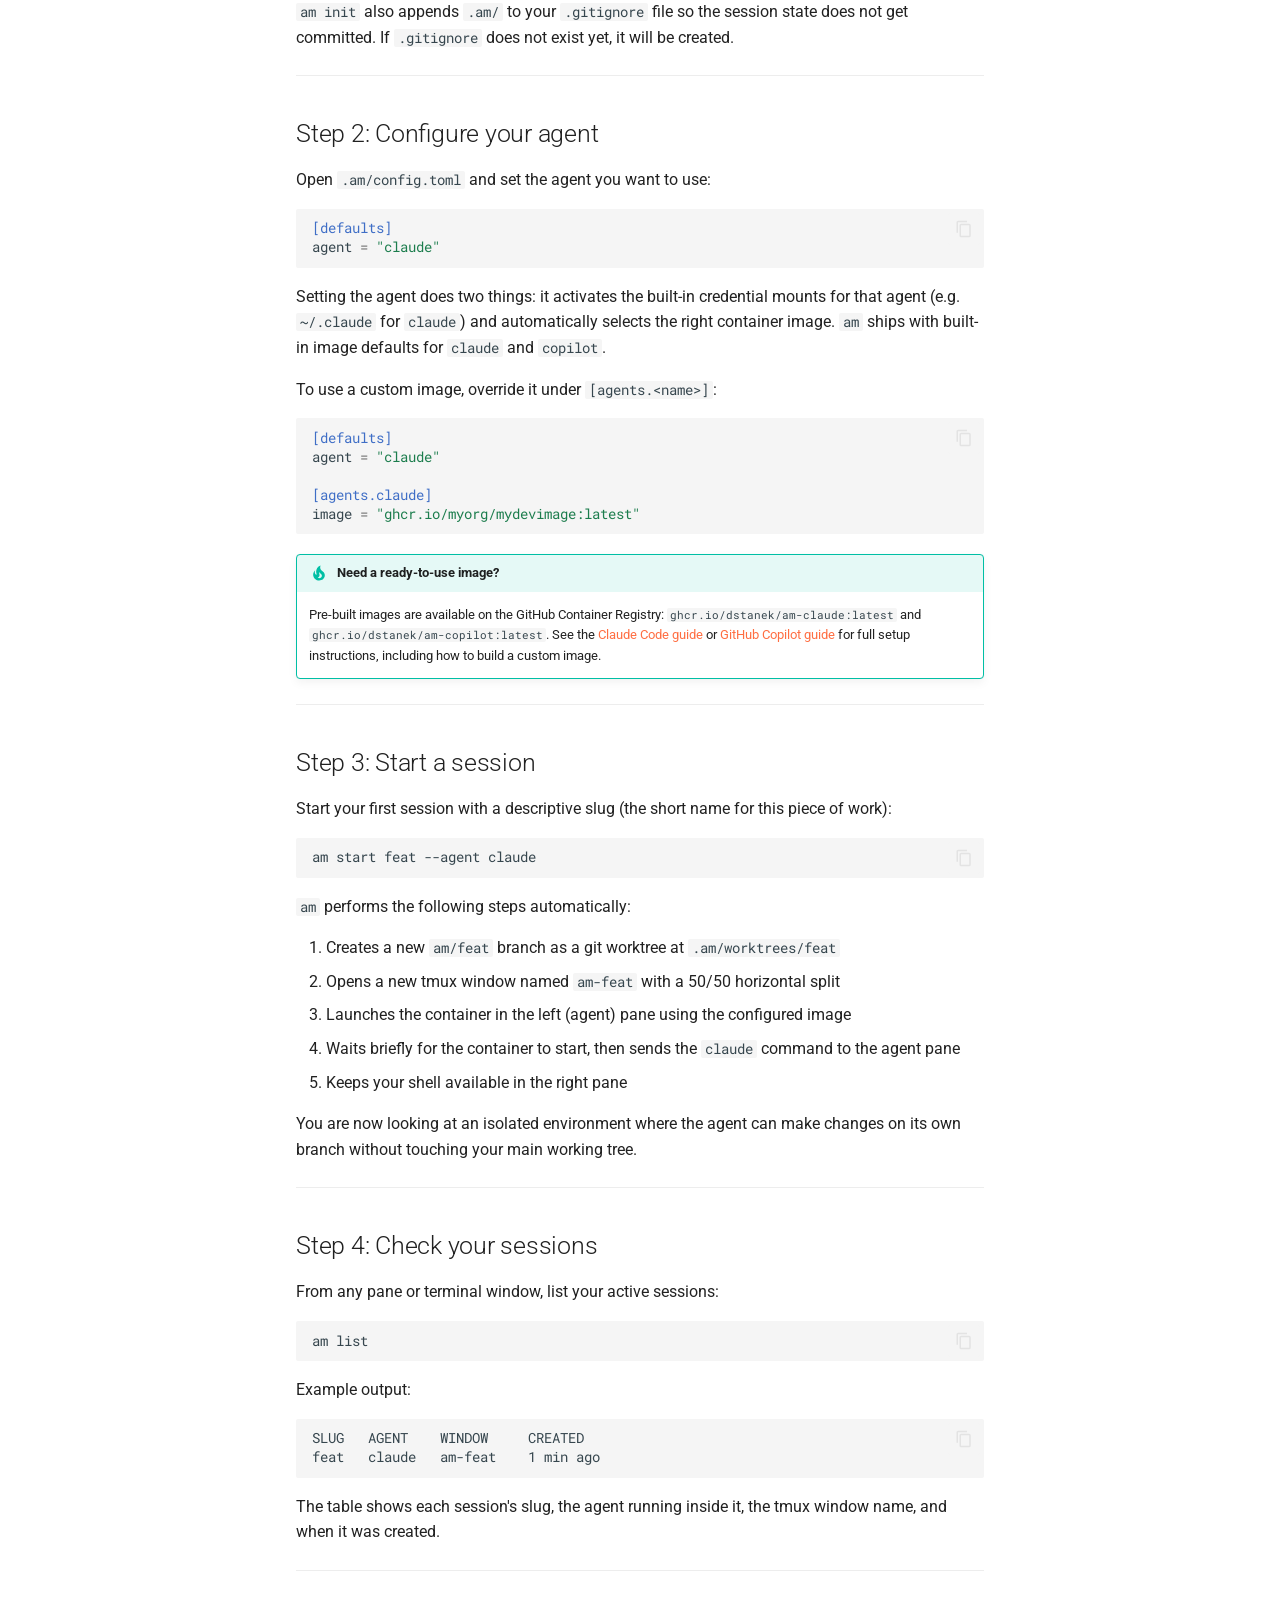
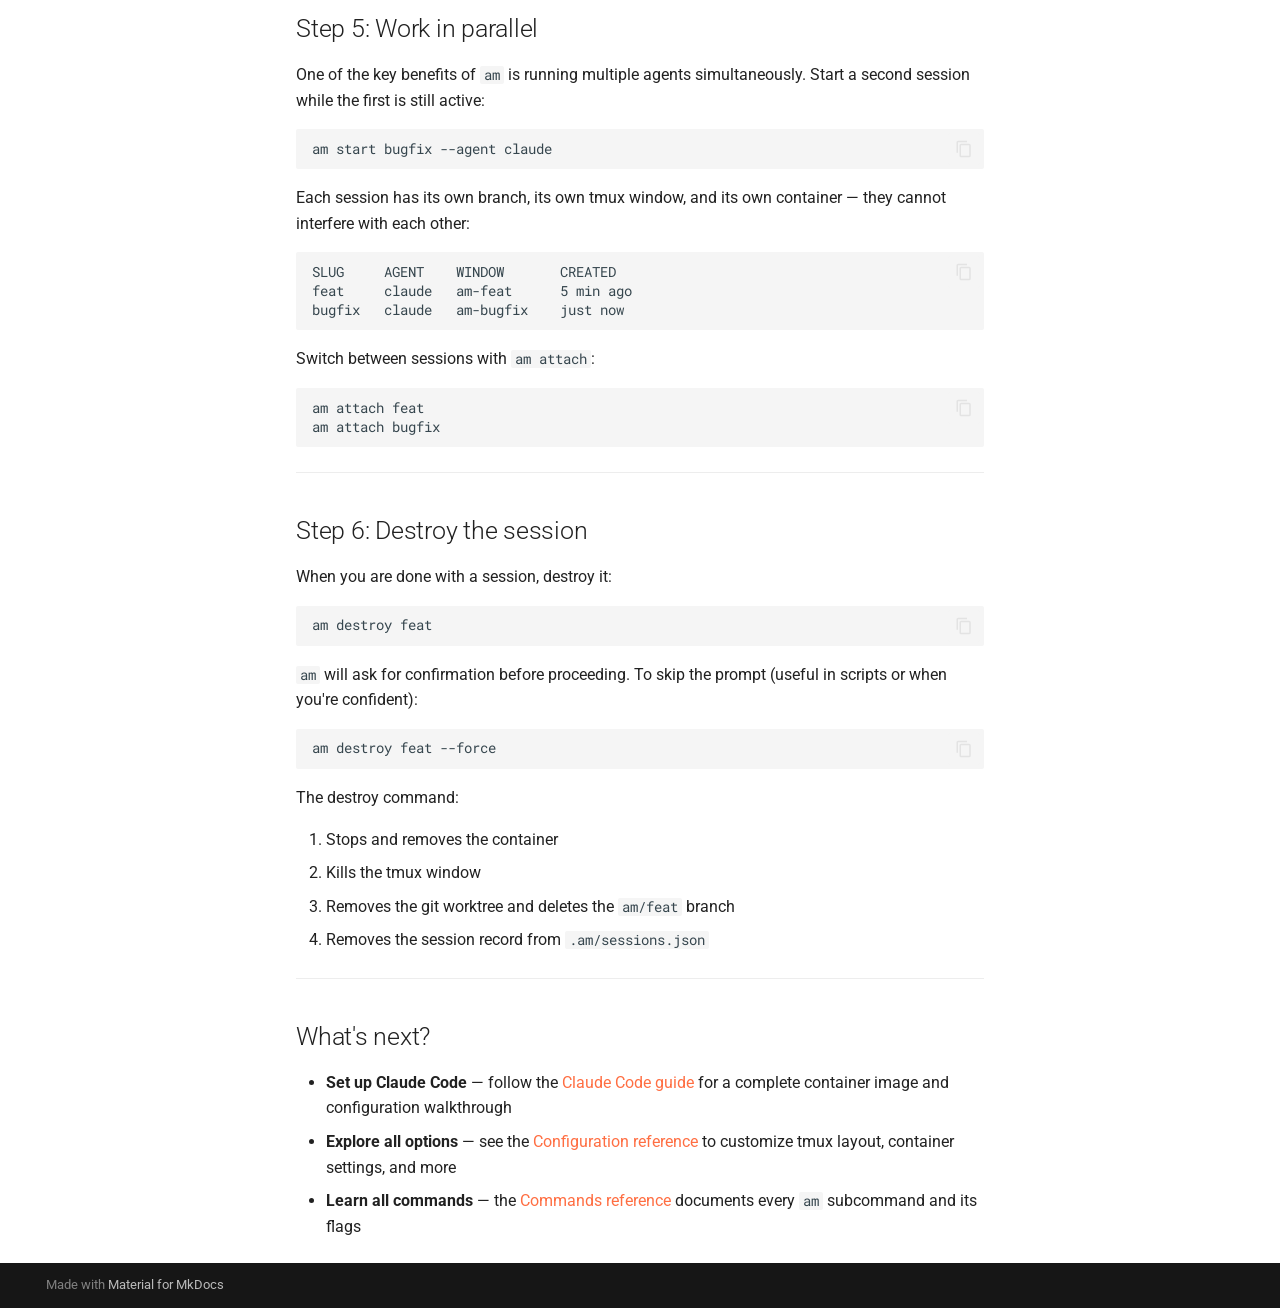
<file: getting-started/quick-start/index.html>
<!doctype html>
<html lang="en" class="no-js">
  <head>
    
      <meta charset="utf-8">
      <meta name="viewport" content="width=device-width,initial-scale=1">
      
        <meta name="description" content="Isolated environments for AI coding agents. Each session gets its own branch, a dedicated tmux window, and optional container isolation.">
      
      
      
        <link rel="canonical" href="https://dstanek.github.io/agent-manager/getting-started/quick-start/">
      
      
        <link rel="prev" href="../installation/">
      
      
        <link rel="next" href="../../concepts/">
      
      
        
      
      
      <link rel="icon" href="../../assets/am-gear-192x192.png">
      <meta name="generator" content="mkdocs-1.6.1, mkdocs-material-9.7.6">
    
    
      
        <title>Quick Start - am — Agent Manager</title>
      
    
    
      <link rel="stylesheet" href="../../assets/stylesheets/main.484c7ddc.min.css">
      
        
        <link rel="stylesheet" href="../../assets/stylesheets/palette.ab4e12ef.min.css">
      
      


    
    
      
    
    
      
        
        
        <link rel="preconnect" href="https://fonts.gstatic.com" crossorigin>
        <link rel="stylesheet" href="https://fonts.googleapis.com/css?family=Roboto:300,300i,400,400i,700,700i%7CRoboto+Mono:400,400i,700,700i&display=fallback">
        <style>:root{--md-text-font:"Roboto";--md-code-font:"Roboto Mono"}</style>
      
    
    
      <link rel="stylesheet" href="../../stylesheets/extra.css">
    
    <script>__md_scope=new URL("../..",location),__md_hash=e=>[...e].reduce(((e,_)=>(e<<5)-e+_.charCodeAt(0)),0),__md_get=(e,_=localStorage,t=__md_scope)=>JSON.parse(_.getItem(t.pathname+"."+e)),__md_set=(e,_,t=localStorage,a=__md_scope)=>{try{t.setItem(a.pathname+"."+e,JSON.stringify(_))}catch(e){}}</script>
    
      

    
    
  </head>
  
  
    
    
      
    
    
    
    
    <body dir="ltr" data-md-color-scheme="default" data-md-color-primary="deep-orange" data-md-color-accent="amber">
  
    
    <input class="md-toggle" data-md-toggle="drawer" type="checkbox" id="__drawer" autocomplete="off">
    <input class="md-toggle" data-md-toggle="search" type="checkbox" id="__search" autocomplete="off">
    <label class="md-overlay" for="__drawer"></label>
    <div data-md-component="skip">
      
        
        <a href="#quick-start" class="md-skip">
          Skip to content
        </a>
      
    </div>
    <div data-md-component="announce">
      
    </div>
    
    
      

<header class="md-header" data-md-component="header">
  <nav class="md-header__inner md-grid" aria-label="Header">
    <a href="../.." title="am — Agent Manager" class="md-header__button md-logo" aria-label="am — Agent Manager" data-md-component="logo">
      
  <img src="../../assets/am-gear-192x192.png" alt="logo">

    </a>
    <label class="md-header__button md-icon" for="__drawer">
      
      <svg xmlns="http://www.w3.org/2000/svg" viewBox="0 0 24 24"><path d="M3 6h18v2H3zm0 5h18v2H3zm0 5h18v2H3z"/></svg>
    </label>
    <div class="md-header__title" data-md-component="header-title">
      <div class="md-header__ellipsis">
        <div class="md-header__topic">
          <span class="md-ellipsis">
            am — Agent Manager
          </span>
        </div>
        <div class="md-header__topic" data-md-component="header-topic">
          <span class="md-ellipsis">
            
              Quick Start
            
          </span>
        </div>
      </div>
    </div>
    
      
        <form class="md-header__option" data-md-component="palette">
  
    
    
    
    <input class="md-option" data-md-color-media="(prefers-color-scheme)" data-md-color-scheme="default" data-md-color-primary="deep-orange" data-md-color-accent="amber"  aria-label="Switch to dark mode"  type="radio" name="__palette" id="__palette_0">
    
      <label class="md-header__button md-icon" title="Switch to dark mode" for="__palette_1" hidden>
        <svg xmlns="http://www.w3.org/2000/svg" viewBox="0 0 24 24"><path d="m14.3 16-.7-2h-3.2l-.7 2H7.8L11 7h2l3.2 9zM20 8.69V4h-4.69L12 .69 8.69 4H4v4.69L.69 12 4 15.31V20h4.69L12 23.31 15.31 20H20v-4.69L23.31 12zm-9.15 3.96h2.3L12 9z"/></svg>
      </label>
    
  
    
    
    
    <input class="md-option" data-md-color-media="(prefers-color-scheme: dark)" data-md-color-scheme="slate" data-md-color-primary="deep-orange" data-md-color-accent="amber"  aria-label="Switch to light mode"  type="radio" name="__palette" id="__palette_1">
    
      <label class="md-header__button md-icon" title="Switch to light mode" for="__palette_0" hidden>
        <svg xmlns="http://www.w3.org/2000/svg" viewBox="0 0 24 24"><path d="M12 18c-.89 0-1.74-.2-2.5-.55C11.56 16.5 13 14.42 13 12s-1.44-4.5-3.5-5.45C10.26 6.2 11.11 6 12 6a6 6 0 0 1 6 6 6 6 0 0 1-6 6m8-9.31V4h-4.69L12 .69 8.69 4H4v4.69L.69 12 4 15.31V20h4.69L12 23.31 15.31 20H20v-4.69L23.31 12z"/></svg>
      </label>
    
  
</form>
      
    
    
      <script>var palette=__md_get("__palette");if(palette&&palette.color){if("(prefers-color-scheme)"===palette.color.media){var media=matchMedia("(prefers-color-scheme: light)"),input=document.querySelector(media.matches?"[data-md-color-media='(prefers-color-scheme: light)']":"[data-md-color-media='(prefers-color-scheme: dark)']");palette.color.media=input.getAttribute("data-md-color-media"),palette.color.scheme=input.getAttribute("data-md-color-scheme"),palette.color.primary=input.getAttribute("data-md-color-primary"),palette.color.accent=input.getAttribute("data-md-color-accent")}for(var[key,value]of Object.entries(palette.color))document.body.setAttribute("data-md-color-"+key,value)}</script>
    
    
    
      
      
        <label class="md-header__button md-icon" for="__search">
          
          <svg xmlns="http://www.w3.org/2000/svg" viewBox="0 0 24 24"><path d="M9.5 3A6.5 6.5 0 0 1 16 9.5c0 1.61-.59 3.09-1.56 4.23l.27.27h.79l5 5-1.5 1.5-5-5v-.79l-.27-.27A6.52 6.52 0 0 1 9.5 16 6.5 6.5 0 0 1 3 9.5 6.5 6.5 0 0 1 9.5 3m0 2C7 5 5 7 5 9.5S7 14 9.5 14 14 12 14 9.5 12 5 9.5 5"/></svg>
        </label>
        <div class="md-search" data-md-component="search" role="dialog">
  <label class="md-search__overlay" for="__search"></label>
  <div class="md-search__inner" role="search">
    <form class="md-search__form" name="search">
      <input type="text" class="md-search__input" name="query" aria-label="Search" placeholder="Search" autocapitalize="off" autocorrect="off" autocomplete="off" spellcheck="false" data-md-component="search-query" required>
      <label class="md-search__icon md-icon" for="__search">
        
        <svg xmlns="http://www.w3.org/2000/svg" viewBox="0 0 24 24"><path d="M9.5 3A6.5 6.5 0 0 1 16 9.5c0 1.61-.59 3.09-1.56 4.23l.27.27h.79l5 5-1.5 1.5-5-5v-.79l-.27-.27A6.52 6.52 0 0 1 9.5 16 6.5 6.5 0 0 1 3 9.5 6.5 6.5 0 0 1 9.5 3m0 2C7 5 5 7 5 9.5S7 14 9.5 14 14 12 14 9.5 12 5 9.5 5"/></svg>
        
        <svg xmlns="http://www.w3.org/2000/svg" viewBox="0 0 24 24"><path d="M20 11v2H8l5.5 5.5-1.42 1.42L4.16 12l7.92-7.92L13.5 5.5 8 11z"/></svg>
      </label>
      <nav class="md-search__options" aria-label="Search">
        
        <button type="reset" class="md-search__icon md-icon" title="Clear" aria-label="Clear" tabindex="-1">
          
          <svg xmlns="http://www.w3.org/2000/svg" viewBox="0 0 24 24"><path d="M19 6.41 17.59 5 12 10.59 6.41 5 5 6.41 10.59 12 5 17.59 6.41 19 12 13.41 17.59 19 19 17.59 13.41 12z"/></svg>
        </button>
      </nav>
      
        <div class="md-search__suggest" data-md-component="search-suggest"></div>
      
    </form>
    <div class="md-search__output">
      <div class="md-search__scrollwrap" tabindex="0" data-md-scrollfix>
        <div class="md-search-result" data-md-component="search-result">
          <div class="md-search-result__meta">
            Initializing search
          </div>
          <ol class="md-search-result__list" role="presentation"></ol>
        </div>
      </div>
    </div>
  </div>
</div>
      
    
    
      <div class="md-header__source">
        <a href="https://github.com/dstanek/agent-manager" title="Go to repository" class="md-source" data-md-component="source">
  <div class="md-source__icon md-icon">
    
    <svg xmlns="http://www.w3.org/2000/svg" viewBox="0 0 512 512"><!--! Font Awesome Free 7.1.0 by @fontawesome - https://fontawesome.com License - https://fontawesome.com/license/free (Icons: CC BY 4.0, Fonts: SIL OFL 1.1, Code: MIT License) Copyright 2025 Fonticons, Inc.--><path d="M173.9 397.4c0 2-2.3 3.6-5.2 3.6-3.3.3-5.6-1.3-5.6-3.6 0-2 2.3-3.6 5.2-3.6 3-.3 5.6 1.3 5.6 3.6m-31.1-4.5c-.7 2 1.3 4.3 4.3 4.9 2.6 1 5.6 0 6.2-2s-1.3-4.3-4.3-5.2c-2.6-.7-5.5.3-6.2 2.3m44.2-1.7c-2.9.7-4.9 2.6-4.6 4.9.3 2 2.9 3.3 5.9 2.6 2.9-.7 4.9-2.6 4.6-4.6-.3-1.9-3-3.2-5.9-2.9M252.8 8C114.1 8 8 113.3 8 252c0 110.9 69.8 205.8 169.5 239.2 12.8 2.3 17.3-5.6 17.3-12.1 0-6.2-.3-40.4-.3-61.4 0 0-70 15-84.7-29.8 0 0-11.4-29.1-27.8-36.6 0 0-22.9-15.7 1.6-15.4 0 0 24.9 2 38.6 25.8 21.9 38.6 58.6 27.5 72.9 20.9 2.3-16 8.8-27.1 16-33.7-55.9-6.2-112.3-14.3-112.3-110.5 0-27.5 7.6-41.3 23.6-58.9-2.6-6.5-11.1-33.3 2.6-67.9 20.9-6.5 69 27 69 27 20-5.6 41.5-8.5 62.8-8.5s42.8 2.9 62.8 8.5c0 0 48.1-33.6 69-27 13.7 34.7 5.2 61.4 2.6 67.9 16 17.7 25.8 31.5 25.8 58.9 0 96.5-58.9 104.2-114.8 110.5 9.2 7.9 17 22.9 17 46.4 0 33.7-.3 75.4-.3 83.6 0 6.5 4.6 14.4 17.3 12.1C436.2 457.8 504 362.9 504 252 504 113.3 391.5 8 252.8 8M105.2 352.9c-1.3 1-1 3.3.7 5.2 1.6 1.6 3.9 2.3 5.2 1 1.3-1 1-3.3-.7-5.2-1.6-1.6-3.9-2.3-5.2-1m-10.8-8.1c-.7 1.3.3 2.9 2.3 3.9 1.6 1 3.6.7 4.3-.7.7-1.3-.3-2.9-2.3-3.9-2-.6-3.6-.3-4.3.7m32.4 35.6c-1.6 1.3-1 4.3 1.3 6.2 2.3 2.3 5.2 2.6 6.5 1 1.3-1.3.7-4.3-1.3-6.2-2.2-2.3-5.2-2.6-6.5-1m-11.4-14.7c-1.6 1-1.6 3.6 0 5.9s4.3 3.3 5.6 2.3c1.6-1.3 1.6-3.9 0-6.2-1.4-2.3-4-3.3-5.6-2"/></svg>
  </div>
  <div class="md-source__repository">
    dstanek/agent-manager
  </div>
</a>
      </div>
    
  </nav>
  
</header>
    
    <div class="md-container" data-md-component="container">
      
      
        
          
            
<nav class="md-tabs" aria-label="Tabs" data-md-component="tabs">
  <div class="md-grid">
    <ul class="md-tabs__list">
      
        
  
  
  
  
    <li class="md-tabs__item">
      <a href="../.." class="md-tabs__link">
        
  
  
    
  
  Home

      </a>
    </li>
  

      
        
  
  
  
    
  
  
    
    
      <li class="md-tabs__item md-tabs__item--active">
        <a href="../installation/" class="md-tabs__link">
          
  
  
  Getting Started

        </a>
      </li>
    
  

      
        
  
  
  
  
    
    
      <li class="md-tabs__item">
        <a href="../../guides/claude-code/" class="md-tabs__link">
          
  
  
  Guides

        </a>
      </li>
    
  

      
        
  
  
  
  
    
    
      <li class="md-tabs__item">
        <a href="../../reference/quick-reference/" class="md-tabs__link">
          
  
  
  Reference

        </a>
      </li>
    
  

      
    </ul>
  </div>
</nav>
          
        
      
      <main class="md-main" data-md-component="main">
        <div class="md-main__inner md-grid">
          
            
              
              <div class="md-sidebar md-sidebar--primary" data-md-component="sidebar" data-md-type="navigation" >
                <div class="md-sidebar__scrollwrap">
                  <div class="md-sidebar__inner">
                    


  


<nav class="md-nav md-nav--primary md-nav--lifted" aria-label="Navigation" data-md-level="0">
  <label class="md-nav__title" for="__drawer">
    <a href="../.." title="am — Agent Manager" class="md-nav__button md-logo" aria-label="am — Agent Manager" data-md-component="logo">
      
  <img src="../../assets/am-gear-192x192.png" alt="logo">

    </a>
    am — Agent Manager
  </label>
  
    <div class="md-nav__source">
      <a href="https://github.com/dstanek/agent-manager" title="Go to repository" class="md-source" data-md-component="source">
  <div class="md-source__icon md-icon">
    
    <svg xmlns="http://www.w3.org/2000/svg" viewBox="0 0 512 512"><!--! Font Awesome Free 7.1.0 by @fontawesome - https://fontawesome.com License - https://fontawesome.com/license/free (Icons: CC BY 4.0, Fonts: SIL OFL 1.1, Code: MIT License) Copyright 2025 Fonticons, Inc.--><path d="M173.9 397.4c0 2-2.3 3.6-5.2 3.6-3.3.3-5.6-1.3-5.6-3.6 0-2 2.3-3.6 5.2-3.6 3-.3 5.6 1.3 5.6 3.6m-31.1-4.5c-.7 2 1.3 4.3 4.3 4.9 2.6 1 5.6 0 6.2-2s-1.3-4.3-4.3-5.2c-2.6-.7-5.5.3-6.2 2.3m44.2-1.7c-2.9.7-4.9 2.6-4.6 4.9.3 2 2.9 3.3 5.9 2.6 2.9-.7 4.9-2.6 4.6-4.6-.3-1.9-3-3.2-5.9-2.9M252.8 8C114.1 8 8 113.3 8 252c0 110.9 69.8 205.8 169.5 239.2 12.8 2.3 17.3-5.6 17.3-12.1 0-6.2-.3-40.4-.3-61.4 0 0-70 15-84.7-29.8 0 0-11.4-29.1-27.8-36.6 0 0-22.9-15.7 1.6-15.4 0 0 24.9 2 38.6 25.8 21.9 38.6 58.6 27.5 72.9 20.9 2.3-16 8.8-27.1 16-33.7-55.9-6.2-112.3-14.3-112.3-110.5 0-27.5 7.6-41.3 23.6-58.9-2.6-6.5-11.1-33.3 2.6-67.9 20.9-6.5 69 27 69 27 20-5.6 41.5-8.5 62.8-8.5s42.8 2.9 62.8 8.5c0 0 48.1-33.6 69-27 13.7 34.7 5.2 61.4 2.6 67.9 16 17.7 25.8 31.5 25.8 58.9 0 96.5-58.9 104.2-114.8 110.5 9.2 7.9 17 22.9 17 46.4 0 33.7-.3 75.4-.3 83.6 0 6.5 4.6 14.4 17.3 12.1C436.2 457.8 504 362.9 504 252 504 113.3 391.5 8 252.8 8M105.2 352.9c-1.3 1-1 3.3.7 5.2 1.6 1.6 3.9 2.3 5.2 1 1.3-1 1-3.3-.7-5.2-1.6-1.6-3.9-2.3-5.2-1m-10.8-8.1c-.7 1.3.3 2.9 2.3 3.9 1.6 1 3.6.7 4.3-.7.7-1.3-.3-2.9-2.3-3.9-2-.6-3.6-.3-4.3.7m32.4 35.6c-1.6 1.3-1 4.3 1.3 6.2 2.3 2.3 5.2 2.6 6.5 1 1.3-1.3.7-4.3-1.3-6.2-2.2-2.3-5.2-2.6-6.5-1m-11.4-14.7c-1.6 1-1.6 3.6 0 5.9s4.3 3.3 5.6 2.3c1.6-1.3 1.6-3.9 0-6.2-1.4-2.3-4-3.3-5.6-2"/></svg>
  </div>
  <div class="md-source__repository">
    dstanek/agent-manager
  </div>
</a>
    </div>
  
  <ul class="md-nav__list" data-md-scrollfix>
    
      
      
  
  
  
  
    <li class="md-nav__item">
      <a href="../.." class="md-nav__link">
        
  
  
  <span class="md-ellipsis">
    
  
    Home
  

    
  </span>
  
  

      </a>
    </li>
  

    
      
      
  
  
    
  
  
  
    
    
    
    
      
        
        
      
      
        
      
    
    
    <li class="md-nav__item md-nav__item--active md-nav__item--section md-nav__item--nested">
      
        
        
        <input class="md-nav__toggle md-toggle " type="checkbox" id="__nav_2" checked>
        
          
          <label class="md-nav__link" for="__nav_2" id="__nav_2_label" tabindex="">
            
  
  
  <span class="md-ellipsis">
    
  
    Getting Started
  

    
  </span>
  
  

            <span class="md-nav__icon md-icon"></span>
          </label>
        
        <nav class="md-nav" data-md-level="1" aria-labelledby="__nav_2_label" aria-expanded="true">
          <label class="md-nav__title" for="__nav_2">
            <span class="md-nav__icon md-icon"></span>
            
  
    Getting Started
  

          </label>
          <ul class="md-nav__list" data-md-scrollfix>
            
              
                
  
  
  
  
    <li class="md-nav__item">
      <a href="../installation/" class="md-nav__link">
        
  
  
  <span class="md-ellipsis">
    
  
    Installation
  

    
  </span>
  
  

      </a>
    </li>
  

              
            
              
                
  
  
    
  
  
  
    <li class="md-nav__item md-nav__item--active">
      
      <input class="md-nav__toggle md-toggle" type="checkbox" id="__toc">
      
      
        
      
      
        <label class="md-nav__link md-nav__link--active" for="__toc">
          
  
  
  <span class="md-ellipsis">
    
  
    Quick Start
  

    
  </span>
  
  

          <span class="md-nav__icon md-icon"></span>
        </label>
      
      <a href="./" class="md-nav__link md-nav__link--active">
        
  
  
  <span class="md-ellipsis">
    
  
    Quick Start
  

    
  </span>
  
  

      </a>
      
        

<nav class="md-nav md-nav--secondary" aria-label="Table of contents">
  
  
  
    
  
  
    <label class="md-nav__title" for="__toc">
      <span class="md-nav__icon md-icon"></span>
      Table of contents
    </label>
    <ul class="md-nav__list" data-md-component="toc" data-md-scrollfix>
      
        <li class="md-nav__item">
  <a href="#before-you-start" class="md-nav__link">
    <span class="md-ellipsis">
      
        Before You Start
      
    </span>
  </a>
  
</li>
      
        <li class="md-nav__item">
  <a href="#sessions-and-slugs" class="md-nav__link">
    <span class="md-ellipsis">
      
        Sessions and slugs
      
    </span>
  </a>
  
</li>
      
        <li class="md-nav__item">
  <a href="#step-1-initialize-your-project" class="md-nav__link">
    <span class="md-ellipsis">
      
        Step 1: Initialize your project
      
    </span>
  </a>
  
</li>
      
        <li class="md-nav__item">
  <a href="#step-2-configure-your-agent" class="md-nav__link">
    <span class="md-ellipsis">
      
        Step 2: Configure your agent
      
    </span>
  </a>
  
</li>
      
        <li class="md-nav__item">
  <a href="#step-3-start-a-session" class="md-nav__link">
    <span class="md-ellipsis">
      
        Step 3: Start a session
      
    </span>
  </a>
  
</li>
      
        <li class="md-nav__item">
  <a href="#step-4-check-your-sessions" class="md-nav__link">
    <span class="md-ellipsis">
      
        Step 4: Check your sessions
      
    </span>
  </a>
  
</li>
      
        <li class="md-nav__item">
  <a href="#step-5-work-in-parallel" class="md-nav__link">
    <span class="md-ellipsis">
      
        Step 5: Work in parallel
      
    </span>
  </a>
  
</li>
      
        <li class="md-nav__item">
  <a href="#step-6-destroy-the-session" class="md-nav__link">
    <span class="md-ellipsis">
      
        Step 6: Destroy the session
      
    </span>
  </a>
  
</li>
      
        <li class="md-nav__item">
  <a href="#whats-next" class="md-nav__link">
    <span class="md-ellipsis">
      
        What's next?
      
    </span>
  </a>
  
</li>
      
    </ul>
  
</nav>
      
    </li>
  

              
            
              
                
  
  
  
  
    <li class="md-nav__item">
      <a href="../../concepts/" class="md-nav__link">
        
  
  
  <span class="md-ellipsis">
    
  
    Concepts
  

    
  </span>
  
  

      </a>
    </li>
  

              
            
          </ul>
        </nav>
      
    </li>
  

    
      
      
  
  
  
  
    
    
    
    
      
      
        
      
    
    
    <li class="md-nav__item md-nav__item--nested">
      
        
        
        <input class="md-nav__toggle md-toggle " type="checkbox" id="__nav_3" >
        
          
          <label class="md-nav__link" for="__nav_3" id="__nav_3_label" tabindex="0">
            
  
  
  <span class="md-ellipsis">
    
  
    Guides
  

    
  </span>
  
  

            <span class="md-nav__icon md-icon"></span>
          </label>
        
        <nav class="md-nav" data-md-level="1" aria-labelledby="__nav_3_label" aria-expanded="false">
          <label class="md-nav__title" for="__nav_3">
            <span class="md-nav__icon md-icon"></span>
            
  
    Guides
  

          </label>
          <ul class="md-nav__list" data-md-scrollfix>
            
              
                
  
  
  
  
    <li class="md-nav__item">
      <a href="../../guides/claude-code/" class="md-nav__link">
        
  
  
  <span class="md-ellipsis">
    
  
    Claude Code
  

    
  </span>
  
  

      </a>
    </li>
  

              
            
              
                
  
  
  
  
    <li class="md-nav__item">
      <a href="../../guides/github-copilot/" class="md-nav__link">
        
  
  
  <span class="md-ellipsis">
    
  
    GitHub Copilot
  

    
  </span>
  
  

      </a>
    </li>
  

              
            
              
                
  
  
  
  
    <li class="md-nav__item">
      <a href="../../guides/custom-images/" class="md-nav__link">
        
  
  
  <span class="md-ellipsis">
    
  
    Custom Images
  

    
  </span>
  
  

      </a>
    </li>
  

              
            
              
                
  
  
  
  
    <li class="md-nav__item">
      <a href="../../guides/troubleshooting/" class="md-nav__link">
        
  
  
  <span class="md-ellipsis">
    
  
    Troubleshooting
  

    
  </span>
  
  

      </a>
    </li>
  

              
            
              
                
  
  
  
  
    <li class="md-nav__item">
      <a href="../../guides/ci-cd-integration/" class="md-nav__link">
        
  
  
  <span class="md-ellipsis">
    
  
    CI/CD Integration
  

    
  </span>
  
  

      </a>
    </li>
  

              
            
          </ul>
        </nav>
      
    </li>
  

    
      
      
  
  
  
  
    
    
    
    
      
      
        
      
    
    
    <li class="md-nav__item md-nav__item--nested">
      
        
        
        <input class="md-nav__toggle md-toggle " type="checkbox" id="__nav_4" >
        
          
          <label class="md-nav__link" for="__nav_4" id="__nav_4_label" tabindex="0">
            
  
  
  <span class="md-ellipsis">
    
  
    Reference
  

    
  </span>
  
  

            <span class="md-nav__icon md-icon"></span>
          </label>
        
        <nav class="md-nav" data-md-level="1" aria-labelledby="__nav_4_label" aria-expanded="false">
          <label class="md-nav__title" for="__nav_4">
            <span class="md-nav__icon md-icon"></span>
            
  
    Reference
  

          </label>
          <ul class="md-nav__list" data-md-scrollfix>
            
              
                
  
  
  
  
    <li class="md-nav__item">
      <a href="../../reference/quick-reference/" class="md-nav__link">
        
  
  
  <span class="md-ellipsis">
    
  
    Quick Reference
  

    
  </span>
  
  

      </a>
    </li>
  

              
            
              
                
  
  
  
  
    <li class="md-nav__item">
      <a href="../../reference/commands/" class="md-nav__link">
        
  
  
  <span class="md-ellipsis">
    
  
    Commands
  

    
  </span>
  
  

      </a>
    </li>
  

              
            
              
                
  
  
  
  
    <li class="md-nav__item">
      <a href="../../reference/configuration/" class="md-nav__link">
        
  
  
  <span class="md-ellipsis">
    
  
    Configuration
  

    
  </span>
  
  

      </a>
    </li>
  

              
            
              
                
  
  
  
  
    <li class="md-nav__item">
      <a href="../../reference/commit-trailers/" class="md-nav__link">
        
  
  
  <span class="md-ellipsis">
    
  
    Commit Trailers
  

    
  </span>
  
  

      </a>
    </li>
  

              
            
          </ul>
        </nav>
      
    </li>
  

    
  </ul>
</nav>
                  </div>
                </div>
              </div>
            
            
              
              <div class="md-sidebar md-sidebar--secondary" data-md-component="sidebar" data-md-type="toc" >
                <div class="md-sidebar__scrollwrap">
                  <div class="md-sidebar__inner">
                    

<nav class="md-nav md-nav--secondary" aria-label="Table of contents">
  
  
  
    
  
  
    <label class="md-nav__title" for="__toc">
      <span class="md-nav__icon md-icon"></span>
      Table of contents
    </label>
    <ul class="md-nav__list" data-md-component="toc" data-md-scrollfix>
      
        <li class="md-nav__item">
  <a href="#before-you-start" class="md-nav__link">
    <span class="md-ellipsis">
      
        Before You Start
      
    </span>
  </a>
  
</li>
      
        <li class="md-nav__item">
  <a href="#sessions-and-slugs" class="md-nav__link">
    <span class="md-ellipsis">
      
        Sessions and slugs
      
    </span>
  </a>
  
</li>
      
        <li class="md-nav__item">
  <a href="#step-1-initialize-your-project" class="md-nav__link">
    <span class="md-ellipsis">
      
        Step 1: Initialize your project
      
    </span>
  </a>
  
</li>
      
        <li class="md-nav__item">
  <a href="#step-2-configure-your-agent" class="md-nav__link">
    <span class="md-ellipsis">
      
        Step 2: Configure your agent
      
    </span>
  </a>
  
</li>
      
        <li class="md-nav__item">
  <a href="#step-3-start-a-session" class="md-nav__link">
    <span class="md-ellipsis">
      
        Step 3: Start a session
      
    </span>
  </a>
  
</li>
      
        <li class="md-nav__item">
  <a href="#step-4-check-your-sessions" class="md-nav__link">
    <span class="md-ellipsis">
      
        Step 4: Check your sessions
      
    </span>
  </a>
  
</li>
      
        <li class="md-nav__item">
  <a href="#step-5-work-in-parallel" class="md-nav__link">
    <span class="md-ellipsis">
      
        Step 5: Work in parallel
      
    </span>
  </a>
  
</li>
      
        <li class="md-nav__item">
  <a href="#step-6-destroy-the-session" class="md-nav__link">
    <span class="md-ellipsis">
      
        Step 6: Destroy the session
      
    </span>
  </a>
  
</li>
      
        <li class="md-nav__item">
  <a href="#whats-next" class="md-nav__link">
    <span class="md-ellipsis">
      
        What's next?
      
    </span>
  </a>
  
</li>
      
    </ul>
  
</nav>
                  </div>
                </div>
              </div>
            
          
          
            <div class="md-content" data-md-component="content">
              
              <article class="md-content__inner md-typeset">
                
                  



<h1 id="quick-start">Quick Start<a class="headerlink" href="#quick-start" title="Permanent link">&para;</a></h1>
<p>Get from zero to your first agent session in five minutes.</p>
<hr />
<h2 id="before-you-start">Before You Start<a class="headerlink" href="#before-you-start" title="Permanent link">&para;</a></h2>
<p>Make sure you have these prerequisites:</p>
<ul>
<li><strong>tmux</strong> installed AND running (start with <code>tmux</code> if you haven't already)</li>
<li><strong>Podman</strong> or <strong>Docker</strong> installed and available on your <code>PATH</code></li>
<li>A <strong>git repository</strong> initialized (run <code>git init</code> if you need one)</li>
<li><strong>An agent container image</strong> (or a plan to build one — see below)</li>
</ul>
<p>Don't have a container image yet? No problem. Follow the <a href="../../guides/claude-code/">Claude Code guide</a> or <a href="../../guides/github-copilot/">GitHub Copilot guide</a> to build one from a ready-to-use <code>Dockerfile</code>. Takes about 5 minutes.</p>
<p>See the <a href="../installation/">Installation guide</a> for detailed setup instructions for each prerequisite.</p>
<hr />
<h2 id="sessions-and-slugs">Sessions and slugs<a class="headerlink" href="#sessions-and-slugs" title="Permanent link">&para;</a></h2>
<p>Everything in <code>am</code> revolves around a <strong>session</strong> — a named, isolated workspace for a single agent working on a single task. A session bundles together:</p>
<ul>
<li>A dedicated <strong>git branch</strong> (<code>am/&lt;slug&gt;</code>) checked out as a worktree, so the agent's changes are completely separate from your main working tree</li>
<li>A <strong>tmux window</strong> split into two panes: the agent on one side, your shell on the other</li>
<li>An optional <strong>container</strong> wrapping the agent pane for hard process and filesystem isolation</li>
</ul>
<p>You create and refer to sessions by their <strong>slug</strong> — a short, lowercase name you choose that describes the work. The slug becomes the branch name, the tmux window name, and the container name:</p>
<div class="language-text highlight"><pre><span></span><code><span id="__span-0-1"><a id="__codelineno-0-1" name="__codelineno-0-1" href="#__codelineno-0-1"></a>slug: feat
</span><span id="__span-0-2"><a id="__codelineno-0-2" name="__codelineno-0-2" href="#__codelineno-0-2"></a>  → branch:    am/feat
</span><span id="__span-0-3"><a id="__codelineno-0-3" name="__codelineno-0-3" href="#__codelineno-0-3"></a>  → window:    am-feat
</span><span id="__span-0-4"><a id="__codelineno-0-4" name="__codelineno-0-4" href="#__codelineno-0-4"></a>  → container: am-feat
</span></code></pre></div>
<p>Slugs can contain lowercase letters, digits, hyphens, and underscores, and must be between 1 and 40 characters. Pick something descriptive: <code>feat</code>, <code>fix-login</code>, <code>refactor-api</code>.</p>
<hr />
<hr />
<h2 id="step-1-initialize-your-project">Step 1: Initialize your project<a class="headerlink" href="#step-1-initialize-your-project" title="Permanent link">&para;</a></h2>
<p>Navigate to your repository and run <code>am init</code>:</p>
<div class="language-sh highlight"><pre><span></span><code><span id="__span-1-1"><a id="__codelineno-1-1" name="__codelineno-1-1" href="#__codelineno-1-1"></a><span class="nb">cd</span><span class="w"> </span>my-project
</span><span id="__span-1-2"><a id="__codelineno-1-2" name="__codelineno-1-2" href="#__codelineno-1-2"></a>am<span class="w"> </span>init
</span></code></pre></div>
<p>This creates a <code>.am/</code> directory at the repository root containing:</p>
<ul>
<li><code>.am/config.toml</code> — project configuration with all options commented out</li>
<li><code>.am/sessions.json</code> — session state file (starts empty)</li>
</ul>
<p><code>am init</code> also appends <code>.am/</code> to your <code>.gitignore</code> file so the session state does not get committed. If <code>.gitignore</code> does not exist yet, it will be created.</p>
<hr />
<h2 id="step-2-configure-your-agent">Step 2: Configure your agent<a class="headerlink" href="#step-2-configure-your-agent" title="Permanent link">&para;</a></h2>
<p>Open <code>.am/config.toml</code> and set the agent you want to use:</p>
<div class="language-toml highlight"><pre><span></span><code><span id="__span-2-1"><a id="__codelineno-2-1" name="__codelineno-2-1" href="#__codelineno-2-1"></a><span class="k">[defaults]</span>
</span><span id="__span-2-2"><a id="__codelineno-2-2" name="__codelineno-2-2" href="#__codelineno-2-2"></a><span class="n">agent</span><span class="w"> </span><span class="o">=</span><span class="w"> </span><span class="s2">&quot;claude&quot;</span>
</span></code></pre></div>
<p>Setting the agent does two things: it activates the built-in credential mounts for that agent (e.g. <code>~/.claude</code> for <code>claude</code>) and automatically selects the right container image. <code>am</code> ships with built-in image defaults for <code>claude</code> and <code>copilot</code>.</p>
<p>To use a custom image, override it under <code>[agents.&lt;name&gt;]</code>:</p>
<div class="language-toml highlight"><pre><span></span><code><span id="__span-3-1"><a id="__codelineno-3-1" name="__codelineno-3-1" href="#__codelineno-3-1"></a><span class="k">[defaults]</span>
</span><span id="__span-3-2"><a id="__codelineno-3-2" name="__codelineno-3-2" href="#__codelineno-3-2"></a><span class="n">agent</span><span class="w"> </span><span class="o">=</span><span class="w"> </span><span class="s2">&quot;claude&quot;</span>
</span><span id="__span-3-3"><a id="__codelineno-3-3" name="__codelineno-3-3" href="#__codelineno-3-3"></a>
</span><span id="__span-3-4"><a id="__codelineno-3-4" name="__codelineno-3-4" href="#__codelineno-3-4"></a><span class="k">[agents.claude]</span>
</span><span id="__span-3-5"><a id="__codelineno-3-5" name="__codelineno-3-5" href="#__codelineno-3-5"></a><span class="n">image</span><span class="w"> </span><span class="o">=</span><span class="w"> </span><span class="s2">&quot;ghcr.io/myorg/mydevimage:latest&quot;</span>
</span></code></pre></div>
<div class="admonition tip">
<p class="admonition-title">Need a ready-to-use image?</p>
<p>Pre-built images are available on the GitHub Container Registry: <code>ghcr.io/dstanek/am-claude:latest</code> and <code>ghcr.io/dstanek/am-copilot:latest</code>. See the <a href="../../guides/claude-code/">Claude Code guide</a> or <a href="../../guides/github-copilot/">GitHub Copilot guide</a> for full setup instructions, including how to build a custom image.</p>
</div>
<hr />
<h2 id="step-3-start-a-session">Step 3: Start a session<a class="headerlink" href="#step-3-start-a-session" title="Permanent link">&para;</a></h2>
<p>Start your first session with a descriptive slug (the short name for this piece of work):</p>
<div class="language-sh highlight"><pre><span></span><code><span id="__span-4-1"><a id="__codelineno-4-1" name="__codelineno-4-1" href="#__codelineno-4-1"></a>am<span class="w"> </span>start<span class="w"> </span>feat<span class="w"> </span>--agent<span class="w"> </span>claude
</span></code></pre></div>
<p><code>am</code> performs the following steps automatically:</p>
<ol>
<li>Creates a new <code>am/feat</code> branch as a git worktree at <code>.am/worktrees/feat</code></li>
<li>Opens a new tmux window named <code>am-feat</code> with a 50/50 horizontal split</li>
<li>Launches the container in the left (agent) pane using the configured image</li>
<li>Waits briefly for the container to start, then sends the <code>claude</code> command to the agent pane</li>
<li>Keeps your shell available in the right pane</li>
</ol>
<p>You are now looking at an isolated environment where the agent can make changes on its own branch without touching your main working tree.</p>
<hr />
<h2 id="step-4-check-your-sessions">Step 4: Check your sessions<a class="headerlink" href="#step-4-check-your-sessions" title="Permanent link">&para;</a></h2>
<p>From any pane or terminal window, list your active sessions:</p>
<div class="language-sh highlight"><pre><span></span><code><span id="__span-5-1"><a id="__codelineno-5-1" name="__codelineno-5-1" href="#__codelineno-5-1"></a>am<span class="w"> </span>list
</span></code></pre></div>
<p>Example output:</p>
<div class="language-text highlight"><pre><span></span><code><span id="__span-6-1"><a id="__codelineno-6-1" name="__codelineno-6-1" href="#__codelineno-6-1"></a>SLUG   AGENT    WINDOW     CREATED
</span><span id="__span-6-2"><a id="__codelineno-6-2" name="__codelineno-6-2" href="#__codelineno-6-2"></a>feat   claude   am-feat    1 min ago
</span></code></pre></div>
<p>The table shows each session's slug, the agent running inside it, the tmux window name, and when it was created.</p>
<hr />
<h2 id="step-5-work-in-parallel">Step 5: Work in parallel<a class="headerlink" href="#step-5-work-in-parallel" title="Permanent link">&para;</a></h2>
<p>One of the key benefits of <code>am</code> is running multiple agents simultaneously. Start a second session while the first is still active:</p>
<div class="language-sh highlight"><pre><span></span><code><span id="__span-7-1"><a id="__codelineno-7-1" name="__codelineno-7-1" href="#__codelineno-7-1"></a>am<span class="w"> </span>start<span class="w"> </span>bugfix<span class="w"> </span>--agent<span class="w"> </span>claude
</span></code></pre></div>
<p>Each session has its own branch, its own tmux window, and its own container — they cannot interfere with each other:</p>
<div class="language-text highlight"><pre><span></span><code><span id="__span-8-1"><a id="__codelineno-8-1" name="__codelineno-8-1" href="#__codelineno-8-1"></a>SLUG     AGENT    WINDOW       CREATED
</span><span id="__span-8-2"><a id="__codelineno-8-2" name="__codelineno-8-2" href="#__codelineno-8-2"></a>feat     claude   am-feat      5 min ago
</span><span id="__span-8-3"><a id="__codelineno-8-3" name="__codelineno-8-3" href="#__codelineno-8-3"></a>bugfix   claude   am-bugfix    just now
</span></code></pre></div>
<p>Switch between sessions with <code>am attach</code>:</p>
<div class="language-sh highlight"><pre><span></span><code><span id="__span-9-1"><a id="__codelineno-9-1" name="__codelineno-9-1" href="#__codelineno-9-1"></a>am<span class="w"> </span>attach<span class="w"> </span>feat
</span><span id="__span-9-2"><a id="__codelineno-9-2" name="__codelineno-9-2" href="#__codelineno-9-2"></a>am<span class="w"> </span>attach<span class="w"> </span>bugfix
</span></code></pre></div>
<hr />
<h2 id="step-6-destroy-the-session">Step 6: Destroy the session<a class="headerlink" href="#step-6-destroy-the-session" title="Permanent link">&para;</a></h2>
<p>When you are done with a session, destroy it:</p>
<div class="language-sh highlight"><pre><span></span><code><span id="__span-10-1"><a id="__codelineno-10-1" name="__codelineno-10-1" href="#__codelineno-10-1"></a>am<span class="w"> </span>destroy<span class="w"> </span>feat
</span></code></pre></div>
<p><code>am</code> will ask for confirmation before proceeding. To skip the prompt (useful in scripts or when you're confident):</p>
<div class="language-sh highlight"><pre><span></span><code><span id="__span-11-1"><a id="__codelineno-11-1" name="__codelineno-11-1" href="#__codelineno-11-1"></a>am<span class="w"> </span>destroy<span class="w"> </span>feat<span class="w"> </span>--force
</span></code></pre></div>
<p>The destroy command:</p>
<ol>
<li>Stops and removes the container</li>
<li>Kills the tmux window</li>
<li>Removes the git worktree and deletes the <code>am/feat</code> branch</li>
<li>Removes the session record from <code>.am/sessions.json</code></li>
</ol>
<hr />
<h2 id="whats-next">What's next?<a class="headerlink" href="#whats-next" title="Permanent link">&para;</a></h2>
<ul>
<li><strong>Set up Claude Code</strong> — follow the <a href="../../guides/claude-code/">Claude Code guide</a> for a complete container image and configuration walkthrough</li>
<li><strong>Explore all options</strong> — see the <a href="../../reference/configuration/">Configuration reference</a> to customize tmux layout, container settings, and more</li>
<li><strong>Learn all commands</strong> — the <a href="../../reference/commands/">Commands reference</a> documents every <code>am</code> subcommand and its flags</li>
</ul>












                
              </article>
            </div>
          
          
<script>var target=document.getElementById(location.hash.slice(1));target&&target.name&&(target.checked=target.name.startsWith("__tabbed_"))</script>
        </div>
        
          <button type="button" class="md-top md-icon" data-md-component="top" hidden>
  
  <svg xmlns="http://www.w3.org/2000/svg" viewBox="0 0 24 24"><path d="M13 20h-2V8l-5.5 5.5-1.42-1.42L12 4.16l7.92 7.92-1.42 1.42L13 8z"/></svg>
  Back to top
</button>
        
      </main>
      
        <footer class="md-footer">
  
  <div class="md-footer-meta md-typeset">
    <div class="md-footer-meta__inner md-grid">
      <div class="md-copyright">
  
  
    Made with
    <a href="https://squidfunk.github.io/mkdocs-material/" target="_blank" rel="noopener">
      Material for MkDocs
    </a>
  
</div>
      
    </div>
  </div>
</footer>
      
    </div>
    <div class="md-dialog" data-md-component="dialog">
      <div class="md-dialog__inner md-typeset"></div>
    </div>
    
    
    
      
      
      <script id="__config" type="application/json">{"annotate": null, "base": "../..", "features": ["navigation.tabs", "navigation.sections", "navigation.top", "navigation.instant", "content.code.copy", "content.code.annotate", "search.highlight", "search.suggest"], "search": "../../assets/javascripts/workers/search.2c215733.min.js", "tags": null, "translations": {"clipboard.copied": "Copied to clipboard", "clipboard.copy": "Copy to clipboard", "search.result.more.one": "1 more on this page", "search.result.more.other": "# more on this page", "search.result.none": "No matching documents", "search.result.one": "1 matching document", "search.result.other": "# matching documents", "search.result.placeholder": "Type to start searching", "search.result.term.missing": "Missing", "select.version": "Select version"}, "version": null}</script>
    
    
      <script src="../../assets/javascripts/bundle.79ae519e.min.js"></script>
      
    
  </body>
</html>
</file>
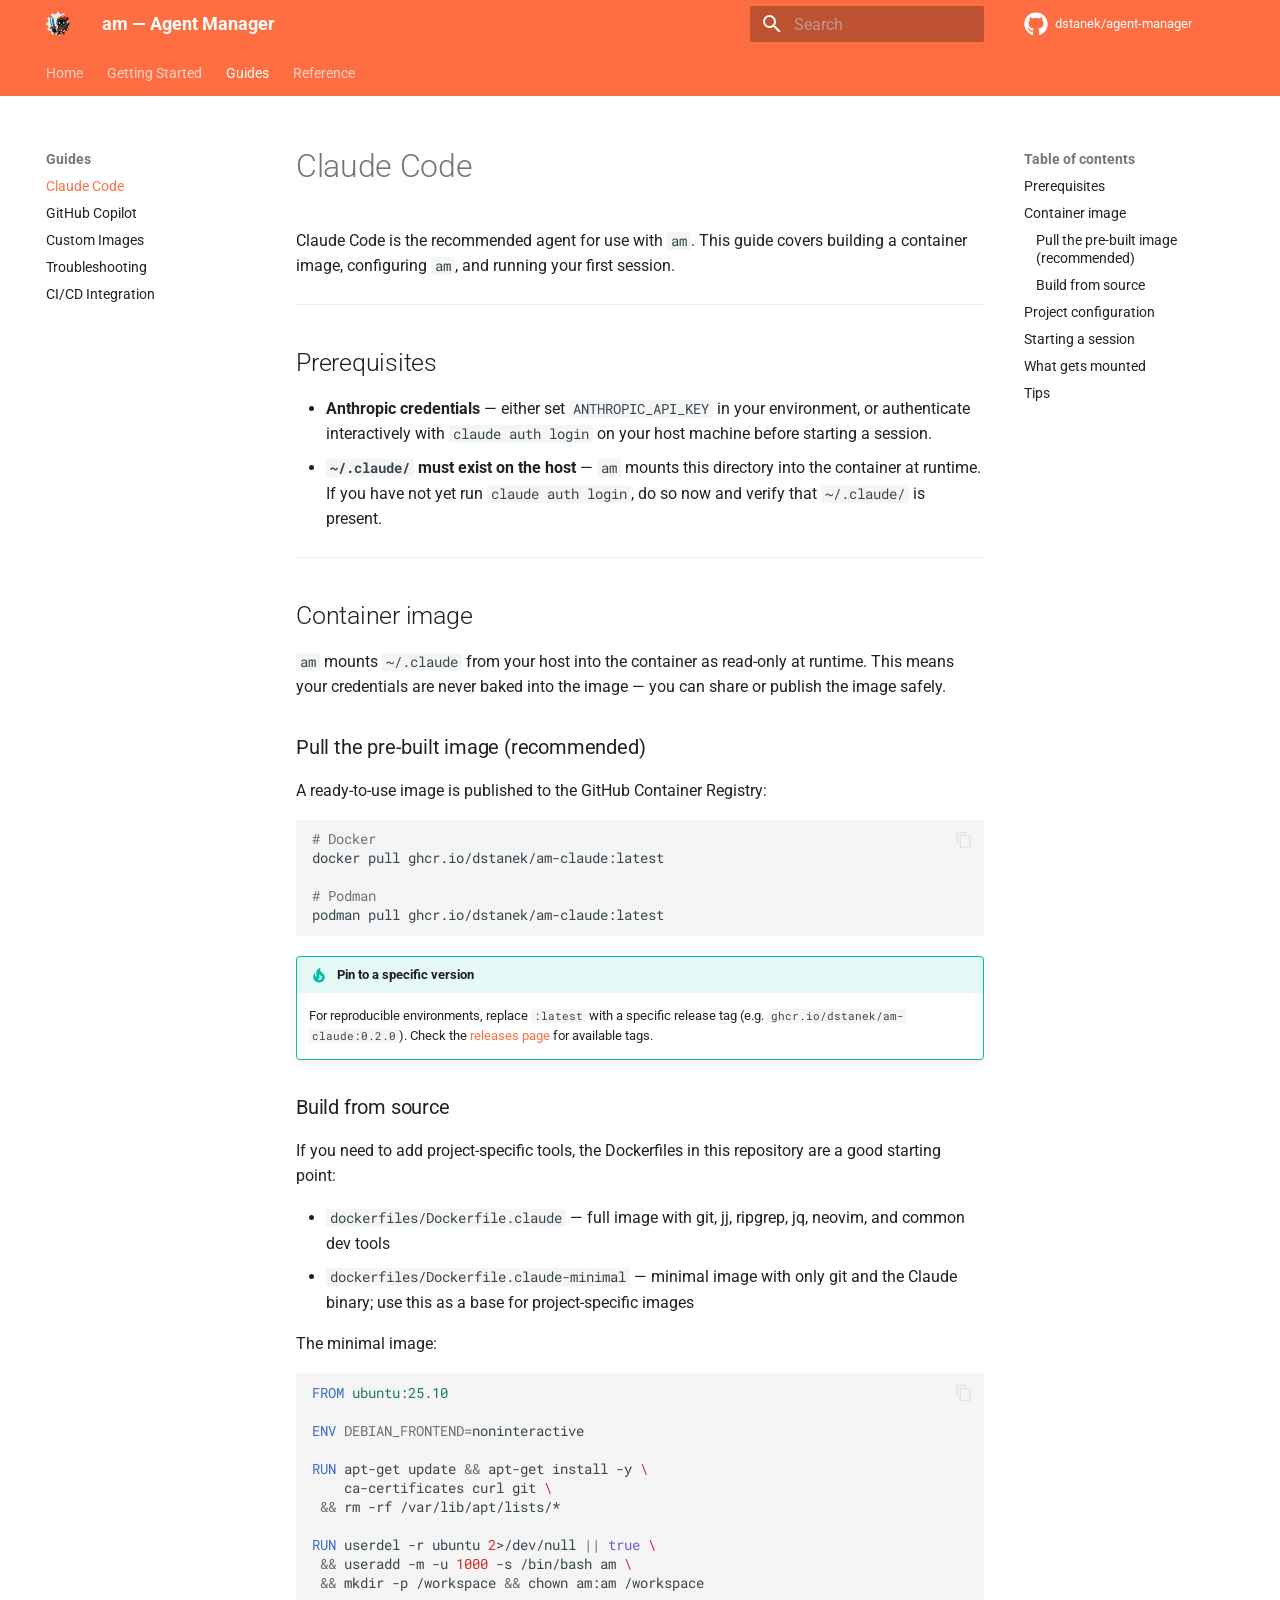
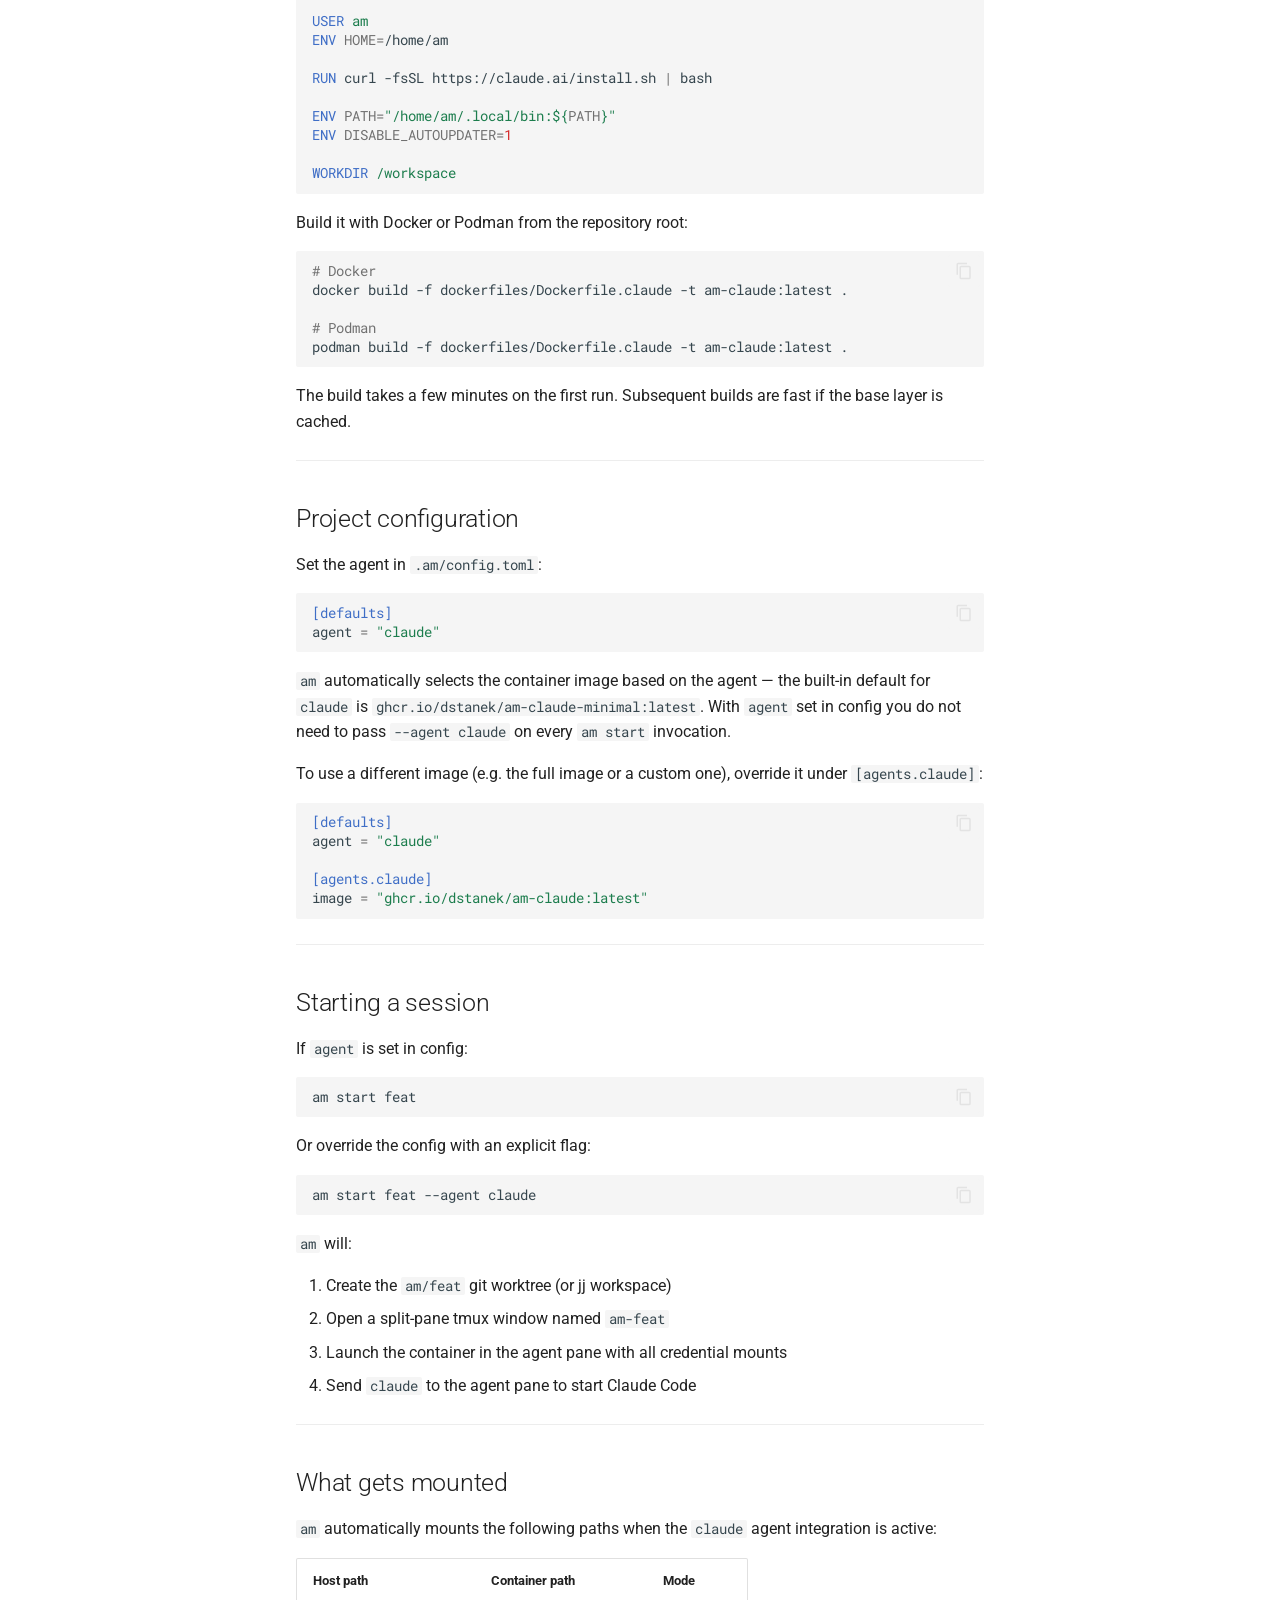
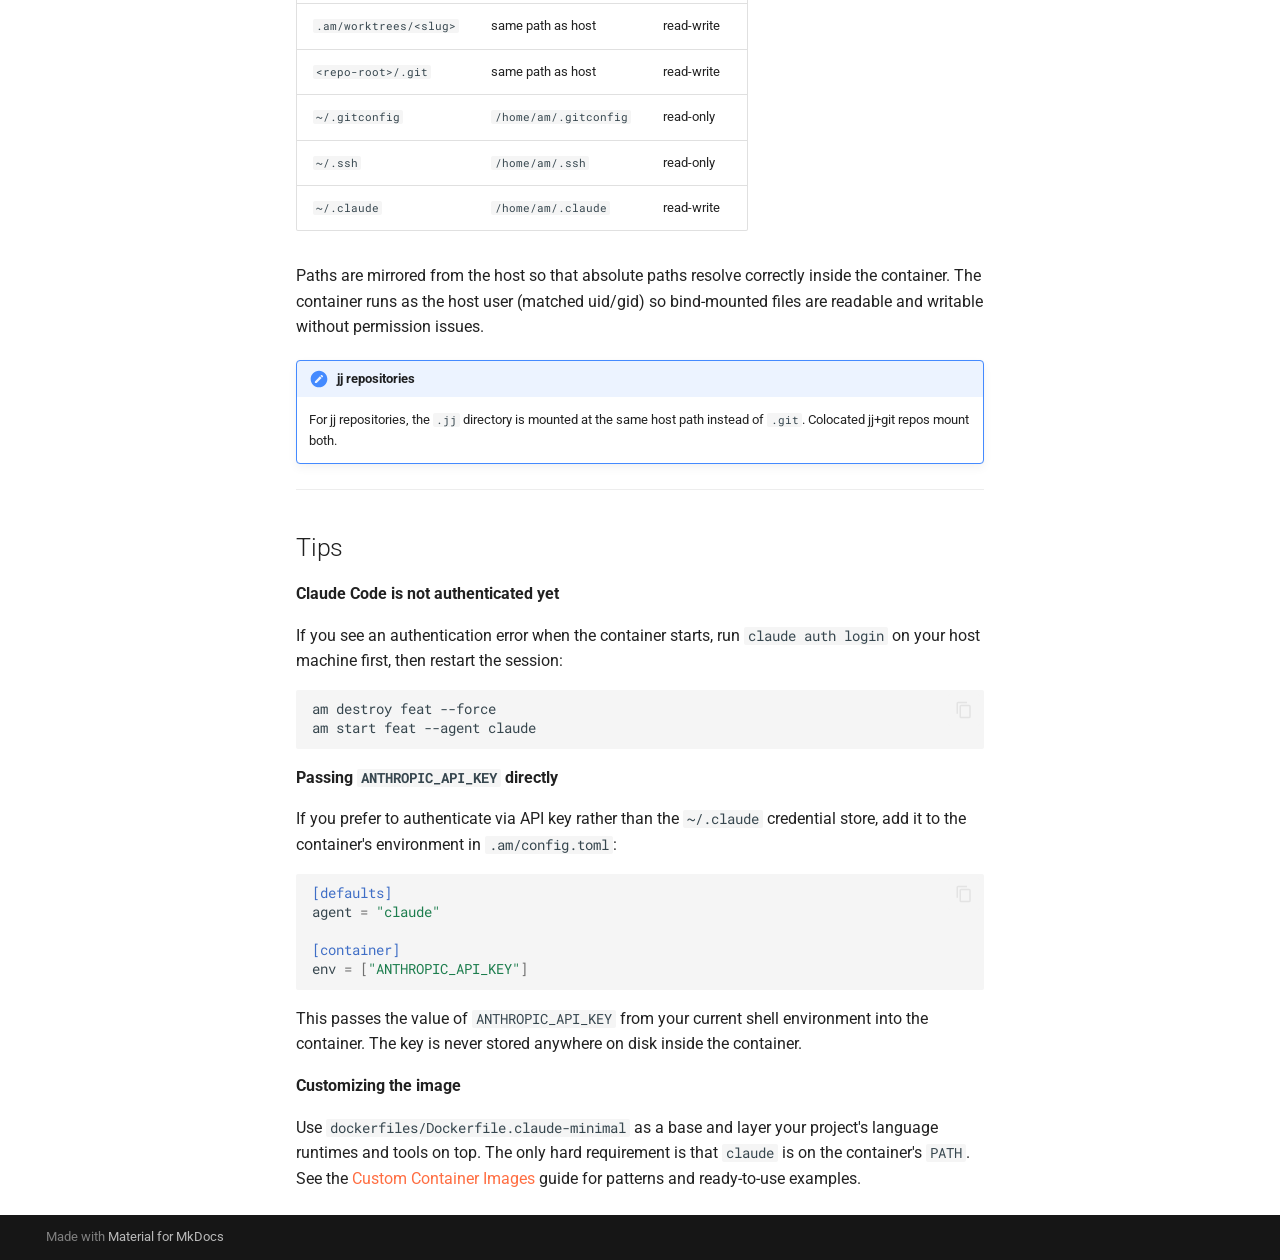
<file: guides/claude-code/index.html>
<!doctype html>
<html lang="en" class="no-js">
  <head>
    
      <meta charset="utf-8">
      <meta name="viewport" content="width=device-width,initial-scale=1">
      
        <meta name="description" content="Isolated environments for AI coding agents. Each session gets its own branch, a dedicated tmux window, and optional container isolation.">
      
      
      
        <link rel="canonical" href="https://dstanek.github.io/agent-manager/guides/claude-code/">
      
      
        <link rel="prev" href="../../concepts/">
      
      
        <link rel="next" href="../github-copilot/">
      
      
        
      
      
      <link rel="icon" href="../../assets/am-gear-192x192.png">
      <meta name="generator" content="mkdocs-1.6.1, mkdocs-material-9.7.6">
    
    
      
        <title>Claude Code - am — Agent Manager</title>
      
    
    
      <link rel="stylesheet" href="../../assets/stylesheets/main.484c7ddc.min.css">
      
        
        <link rel="stylesheet" href="../../assets/stylesheets/palette.ab4e12ef.min.css">
      
      


    
    
      
    
    
      
        
        
        <link rel="preconnect" href="https://fonts.gstatic.com" crossorigin>
        <link rel="stylesheet" href="https://fonts.googleapis.com/css?family=Roboto:300,300i,400,400i,700,700i%7CRoboto+Mono:400,400i,700,700i&display=fallback">
        <style>:root{--md-text-font:"Roboto";--md-code-font:"Roboto Mono"}</style>
      
    
    
      <link rel="stylesheet" href="../../stylesheets/extra.css">
    
    <script>__md_scope=new URL("../..",location),__md_hash=e=>[...e].reduce(((e,_)=>(e<<5)-e+_.charCodeAt(0)),0),__md_get=(e,_=localStorage,t=__md_scope)=>JSON.parse(_.getItem(t.pathname+"."+e)),__md_set=(e,_,t=localStorage,a=__md_scope)=>{try{t.setItem(a.pathname+"."+e,JSON.stringify(_))}catch(e){}}</script>
    
      

    
    
  </head>
  
  
    
    
      
    
    
    
    
    <body dir="ltr" data-md-color-scheme="default" data-md-color-primary="deep-orange" data-md-color-accent="amber">
  
    
    <input class="md-toggle" data-md-toggle="drawer" type="checkbox" id="__drawer" autocomplete="off">
    <input class="md-toggle" data-md-toggle="search" type="checkbox" id="__search" autocomplete="off">
    <label class="md-overlay" for="__drawer"></label>
    <div data-md-component="skip">
      
        
        <a href="#claude-code" class="md-skip">
          Skip to content
        </a>
      
    </div>
    <div data-md-component="announce">
      
    </div>
    
    
      

<header class="md-header" data-md-component="header">
  <nav class="md-header__inner md-grid" aria-label="Header">
    <a href="../.." title="am — Agent Manager" class="md-header__button md-logo" aria-label="am — Agent Manager" data-md-component="logo">
      
  <img src="../../assets/am-gear-192x192.png" alt="logo">

    </a>
    <label class="md-header__button md-icon" for="__drawer">
      
      <svg xmlns="http://www.w3.org/2000/svg" viewBox="0 0 24 24"><path d="M3 6h18v2H3zm0 5h18v2H3zm0 5h18v2H3z"/></svg>
    </label>
    <div class="md-header__title" data-md-component="header-title">
      <div class="md-header__ellipsis">
        <div class="md-header__topic">
          <span class="md-ellipsis">
            am — Agent Manager
          </span>
        </div>
        <div class="md-header__topic" data-md-component="header-topic">
          <span class="md-ellipsis">
            
              Claude Code
            
          </span>
        </div>
      </div>
    </div>
    
      
        <form class="md-header__option" data-md-component="palette">
  
    
    
    
    <input class="md-option" data-md-color-media="(prefers-color-scheme)" data-md-color-scheme="default" data-md-color-primary="deep-orange" data-md-color-accent="amber"  aria-label="Switch to dark mode"  type="radio" name="__palette" id="__palette_0">
    
      <label class="md-header__button md-icon" title="Switch to dark mode" for="__palette_1" hidden>
        <svg xmlns="http://www.w3.org/2000/svg" viewBox="0 0 24 24"><path d="m14.3 16-.7-2h-3.2l-.7 2H7.8L11 7h2l3.2 9zM20 8.69V4h-4.69L12 .69 8.69 4H4v4.69L.69 12 4 15.31V20h4.69L12 23.31 15.31 20H20v-4.69L23.31 12zm-9.15 3.96h2.3L12 9z"/></svg>
      </label>
    
  
    
    
    
    <input class="md-option" data-md-color-media="(prefers-color-scheme: dark)" data-md-color-scheme="slate" data-md-color-primary="deep-orange" data-md-color-accent="amber"  aria-label="Switch to light mode"  type="radio" name="__palette" id="__palette_1">
    
      <label class="md-header__button md-icon" title="Switch to light mode" for="__palette_0" hidden>
        <svg xmlns="http://www.w3.org/2000/svg" viewBox="0 0 24 24"><path d="M12 18c-.89 0-1.74-.2-2.5-.55C11.56 16.5 13 14.42 13 12s-1.44-4.5-3.5-5.45C10.26 6.2 11.11 6 12 6a6 6 0 0 1 6 6 6 6 0 0 1-6 6m8-9.31V4h-4.69L12 .69 8.69 4H4v4.69L.69 12 4 15.31V20h4.69L12 23.31 15.31 20H20v-4.69L23.31 12z"/></svg>
      </label>
    
  
</form>
      
    
    
      <script>var palette=__md_get("__palette");if(palette&&palette.color){if("(prefers-color-scheme)"===palette.color.media){var media=matchMedia("(prefers-color-scheme: light)"),input=document.querySelector(media.matches?"[data-md-color-media='(prefers-color-scheme: light)']":"[data-md-color-media='(prefers-color-scheme: dark)']");palette.color.media=input.getAttribute("data-md-color-media"),palette.color.scheme=input.getAttribute("data-md-color-scheme"),palette.color.primary=input.getAttribute("data-md-color-primary"),palette.color.accent=input.getAttribute("data-md-color-accent")}for(var[key,value]of Object.entries(palette.color))document.body.setAttribute("data-md-color-"+key,value)}</script>
    
    
    
      
      
        <label class="md-header__button md-icon" for="__search">
          
          <svg xmlns="http://www.w3.org/2000/svg" viewBox="0 0 24 24"><path d="M9.5 3A6.5 6.5 0 0 1 16 9.5c0 1.61-.59 3.09-1.56 4.23l.27.27h.79l5 5-1.5 1.5-5-5v-.79l-.27-.27A6.52 6.52 0 0 1 9.5 16 6.5 6.5 0 0 1 3 9.5 6.5 6.5 0 0 1 9.5 3m0 2C7 5 5 7 5 9.5S7 14 9.5 14 14 12 14 9.5 12 5 9.5 5"/></svg>
        </label>
        <div class="md-search" data-md-component="search" role="dialog">
  <label class="md-search__overlay" for="__search"></label>
  <div class="md-search__inner" role="search">
    <form class="md-search__form" name="search">
      <input type="text" class="md-search__input" name="query" aria-label="Search" placeholder="Search" autocapitalize="off" autocorrect="off" autocomplete="off" spellcheck="false" data-md-component="search-query" required>
      <label class="md-search__icon md-icon" for="__search">
        
        <svg xmlns="http://www.w3.org/2000/svg" viewBox="0 0 24 24"><path d="M9.5 3A6.5 6.5 0 0 1 16 9.5c0 1.61-.59 3.09-1.56 4.23l.27.27h.79l5 5-1.5 1.5-5-5v-.79l-.27-.27A6.52 6.52 0 0 1 9.5 16 6.5 6.5 0 0 1 3 9.5 6.5 6.5 0 0 1 9.5 3m0 2C7 5 5 7 5 9.5S7 14 9.5 14 14 12 14 9.5 12 5 9.5 5"/></svg>
        
        <svg xmlns="http://www.w3.org/2000/svg" viewBox="0 0 24 24"><path d="M20 11v2H8l5.5 5.5-1.42 1.42L4.16 12l7.92-7.92L13.5 5.5 8 11z"/></svg>
      </label>
      <nav class="md-search__options" aria-label="Search">
        
        <button type="reset" class="md-search__icon md-icon" title="Clear" aria-label="Clear" tabindex="-1">
          
          <svg xmlns="http://www.w3.org/2000/svg" viewBox="0 0 24 24"><path d="M19 6.41 17.59 5 12 10.59 6.41 5 5 6.41 10.59 12 5 17.59 6.41 19 12 13.41 17.59 19 19 17.59 13.41 12z"/></svg>
        </button>
      </nav>
      
        <div class="md-search__suggest" data-md-component="search-suggest"></div>
      
    </form>
    <div class="md-search__output">
      <div class="md-search__scrollwrap" tabindex="0" data-md-scrollfix>
        <div class="md-search-result" data-md-component="search-result">
          <div class="md-search-result__meta">
            Initializing search
          </div>
          <ol class="md-search-result__list" role="presentation"></ol>
        </div>
      </div>
    </div>
  </div>
</div>
      
    
    
      <div class="md-header__source">
        <a href="https://github.com/dstanek/agent-manager" title="Go to repository" class="md-source" data-md-component="source">
  <div class="md-source__icon md-icon">
    
    <svg xmlns="http://www.w3.org/2000/svg" viewBox="0 0 512 512"><!--! Font Awesome Free 7.1.0 by @fontawesome - https://fontawesome.com License - https://fontawesome.com/license/free (Icons: CC BY 4.0, Fonts: SIL OFL 1.1, Code: MIT License) Copyright 2025 Fonticons, Inc.--><path d="M173.9 397.4c0 2-2.3 3.6-5.2 3.6-3.3.3-5.6-1.3-5.6-3.6 0-2 2.3-3.6 5.2-3.6 3-.3 5.6 1.3 5.6 3.6m-31.1-4.5c-.7 2 1.3 4.3 4.3 4.9 2.6 1 5.6 0 6.2-2s-1.3-4.3-4.3-5.2c-2.6-.7-5.5.3-6.2 2.3m44.2-1.7c-2.9.7-4.9 2.6-4.6 4.9.3 2 2.9 3.3 5.9 2.6 2.9-.7 4.9-2.6 4.6-4.6-.3-1.9-3-3.2-5.9-2.9M252.8 8C114.1 8 8 113.3 8 252c0 110.9 69.8 205.8 169.5 239.2 12.8 2.3 17.3-5.6 17.3-12.1 0-6.2-.3-40.4-.3-61.4 0 0-70 15-84.7-29.8 0 0-11.4-29.1-27.8-36.6 0 0-22.9-15.7 1.6-15.4 0 0 24.9 2 38.6 25.8 21.9 38.6 58.6 27.5 72.9 20.9 2.3-16 8.8-27.1 16-33.7-55.9-6.2-112.3-14.3-112.3-110.5 0-27.5 7.6-41.3 23.6-58.9-2.6-6.5-11.1-33.3 2.6-67.9 20.9-6.5 69 27 69 27 20-5.6 41.5-8.5 62.8-8.5s42.8 2.9 62.8 8.5c0 0 48.1-33.6 69-27 13.7 34.7 5.2 61.4 2.6 67.9 16 17.7 25.8 31.5 25.8 58.9 0 96.5-58.9 104.2-114.8 110.5 9.2 7.9 17 22.9 17 46.4 0 33.7-.3 75.4-.3 83.6 0 6.5 4.6 14.4 17.3 12.1C436.2 457.8 504 362.9 504 252 504 113.3 391.5 8 252.8 8M105.2 352.9c-1.3 1-1 3.3.7 5.2 1.6 1.6 3.9 2.3 5.2 1 1.3-1 1-3.3-.7-5.2-1.6-1.6-3.9-2.3-5.2-1m-10.8-8.1c-.7 1.3.3 2.9 2.3 3.9 1.6 1 3.6.7 4.3-.7.7-1.3-.3-2.9-2.3-3.9-2-.6-3.6-.3-4.3.7m32.4 35.6c-1.6 1.3-1 4.3 1.3 6.2 2.3 2.3 5.2 2.6 6.5 1 1.3-1.3.7-4.3-1.3-6.2-2.2-2.3-5.2-2.6-6.5-1m-11.4-14.7c-1.6 1-1.6 3.6 0 5.9s4.3 3.3 5.6 2.3c1.6-1.3 1.6-3.9 0-6.2-1.4-2.3-4-3.3-5.6-2"/></svg>
  </div>
  <div class="md-source__repository">
    dstanek/agent-manager
  </div>
</a>
      </div>
    
  </nav>
  
</header>
    
    <div class="md-container" data-md-component="container">
      
      
        
          
            
<nav class="md-tabs" aria-label="Tabs" data-md-component="tabs">
  <div class="md-grid">
    <ul class="md-tabs__list">
      
        
  
  
  
  
    <li class="md-tabs__item">
      <a href="../.." class="md-tabs__link">
        
  
  
    
  
  Home

      </a>
    </li>
  

      
        
  
  
  
  
    
    
      <li class="md-tabs__item">
        <a href="../../getting-started/installation/" class="md-tabs__link">
          
  
  
  Getting Started

        </a>
      </li>
    
  

      
        
  
  
  
    
  
  
    
    
      <li class="md-tabs__item md-tabs__item--active">
        <a href="./" class="md-tabs__link">
          
  
  
  Guides

        </a>
      </li>
    
  

      
        
  
  
  
  
    
    
      <li class="md-tabs__item">
        <a href="../../reference/quick-reference/" class="md-tabs__link">
          
  
  
  Reference

        </a>
      </li>
    
  

      
    </ul>
  </div>
</nav>
          
        
      
      <main class="md-main" data-md-component="main">
        <div class="md-main__inner md-grid">
          
            
              
              <div class="md-sidebar md-sidebar--primary" data-md-component="sidebar" data-md-type="navigation" >
                <div class="md-sidebar__scrollwrap">
                  <div class="md-sidebar__inner">
                    


  


<nav class="md-nav md-nav--primary md-nav--lifted" aria-label="Navigation" data-md-level="0">
  <label class="md-nav__title" for="__drawer">
    <a href="../.." title="am — Agent Manager" class="md-nav__button md-logo" aria-label="am — Agent Manager" data-md-component="logo">
      
  <img src="../../assets/am-gear-192x192.png" alt="logo">

    </a>
    am — Agent Manager
  </label>
  
    <div class="md-nav__source">
      <a href="https://github.com/dstanek/agent-manager" title="Go to repository" class="md-source" data-md-component="source">
  <div class="md-source__icon md-icon">
    
    <svg xmlns="http://www.w3.org/2000/svg" viewBox="0 0 512 512"><!--! Font Awesome Free 7.1.0 by @fontawesome - https://fontawesome.com License - https://fontawesome.com/license/free (Icons: CC BY 4.0, Fonts: SIL OFL 1.1, Code: MIT License) Copyright 2025 Fonticons, Inc.--><path d="M173.9 397.4c0 2-2.3 3.6-5.2 3.6-3.3.3-5.6-1.3-5.6-3.6 0-2 2.3-3.6 5.2-3.6 3-.3 5.6 1.3 5.6 3.6m-31.1-4.5c-.7 2 1.3 4.3 4.3 4.9 2.6 1 5.6 0 6.2-2s-1.3-4.3-4.3-5.2c-2.6-.7-5.5.3-6.2 2.3m44.2-1.7c-2.9.7-4.9 2.6-4.6 4.9.3 2 2.9 3.3 5.9 2.6 2.9-.7 4.9-2.6 4.6-4.6-.3-1.9-3-3.2-5.9-2.9M252.8 8C114.1 8 8 113.3 8 252c0 110.9 69.8 205.8 169.5 239.2 12.8 2.3 17.3-5.6 17.3-12.1 0-6.2-.3-40.4-.3-61.4 0 0-70 15-84.7-29.8 0 0-11.4-29.1-27.8-36.6 0 0-22.9-15.7 1.6-15.4 0 0 24.9 2 38.6 25.8 21.9 38.6 58.6 27.5 72.9 20.9 2.3-16 8.8-27.1 16-33.7-55.9-6.2-112.3-14.3-112.3-110.5 0-27.5 7.6-41.3 23.6-58.9-2.6-6.5-11.1-33.3 2.6-67.9 20.9-6.5 69 27 69 27 20-5.6 41.5-8.5 62.8-8.5s42.8 2.9 62.8 8.5c0 0 48.1-33.6 69-27 13.7 34.7 5.2 61.4 2.6 67.9 16 17.7 25.8 31.5 25.8 58.9 0 96.5-58.9 104.2-114.8 110.5 9.2 7.9 17 22.9 17 46.4 0 33.7-.3 75.4-.3 83.6 0 6.5 4.6 14.4 17.3 12.1C436.2 457.8 504 362.9 504 252 504 113.3 391.5 8 252.8 8M105.2 352.9c-1.3 1-1 3.3.7 5.2 1.6 1.6 3.9 2.3 5.2 1 1.3-1 1-3.3-.7-5.2-1.6-1.6-3.9-2.3-5.2-1m-10.8-8.1c-.7 1.3.3 2.9 2.3 3.9 1.6 1 3.6.7 4.3-.7.7-1.3-.3-2.9-2.3-3.9-2-.6-3.6-.3-4.3.7m32.4 35.6c-1.6 1.3-1 4.3 1.3 6.2 2.3 2.3 5.2 2.6 6.5 1 1.3-1.3.7-4.3-1.3-6.2-2.2-2.3-5.2-2.6-6.5-1m-11.4-14.7c-1.6 1-1.6 3.6 0 5.9s4.3 3.3 5.6 2.3c1.6-1.3 1.6-3.9 0-6.2-1.4-2.3-4-3.3-5.6-2"/></svg>
  </div>
  <div class="md-source__repository">
    dstanek/agent-manager
  </div>
</a>
    </div>
  
  <ul class="md-nav__list" data-md-scrollfix>
    
      
      
  
  
  
  
    <li class="md-nav__item">
      <a href="../.." class="md-nav__link">
        
  
  
  <span class="md-ellipsis">
    
  
    Home
  

    
  </span>
  
  

      </a>
    </li>
  

    
      
      
  
  
  
  
    
    
    
    
      
      
        
      
    
    
    <li class="md-nav__item md-nav__item--nested">
      
        
        
        <input class="md-nav__toggle md-toggle " type="checkbox" id="__nav_2" >
        
          
          <label class="md-nav__link" for="__nav_2" id="__nav_2_label" tabindex="0">
            
  
  
  <span class="md-ellipsis">
    
  
    Getting Started
  

    
  </span>
  
  

            <span class="md-nav__icon md-icon"></span>
          </label>
        
        <nav class="md-nav" data-md-level="1" aria-labelledby="__nav_2_label" aria-expanded="false">
          <label class="md-nav__title" for="__nav_2">
            <span class="md-nav__icon md-icon"></span>
            
  
    Getting Started
  

          </label>
          <ul class="md-nav__list" data-md-scrollfix>
            
              
                
  
  
  
  
    <li class="md-nav__item">
      <a href="../../getting-started/installation/" class="md-nav__link">
        
  
  
  <span class="md-ellipsis">
    
  
    Installation
  

    
  </span>
  
  

      </a>
    </li>
  

              
            
              
                
  
  
  
  
    <li class="md-nav__item">
      <a href="../../getting-started/quick-start/" class="md-nav__link">
        
  
  
  <span class="md-ellipsis">
    
  
    Quick Start
  

    
  </span>
  
  

      </a>
    </li>
  

              
            
              
                
  
  
  
  
    <li class="md-nav__item">
      <a href="../../concepts/" class="md-nav__link">
        
  
  
  <span class="md-ellipsis">
    
  
    Concepts
  

    
  </span>
  
  

      </a>
    </li>
  

              
            
          </ul>
        </nav>
      
    </li>
  

    
      
      
  
  
    
  
  
  
    
    
    
    
      
        
        
      
      
        
      
    
    
    <li class="md-nav__item md-nav__item--active md-nav__item--section md-nav__item--nested">
      
        
        
        <input class="md-nav__toggle md-toggle " type="checkbox" id="__nav_3" checked>
        
          
          <label class="md-nav__link" for="__nav_3" id="__nav_3_label" tabindex="">
            
  
  
  <span class="md-ellipsis">
    
  
    Guides
  

    
  </span>
  
  

            <span class="md-nav__icon md-icon"></span>
          </label>
        
        <nav class="md-nav" data-md-level="1" aria-labelledby="__nav_3_label" aria-expanded="true">
          <label class="md-nav__title" for="__nav_3">
            <span class="md-nav__icon md-icon"></span>
            
  
    Guides
  

          </label>
          <ul class="md-nav__list" data-md-scrollfix>
            
              
                
  
  
    
  
  
  
    <li class="md-nav__item md-nav__item--active">
      
      <input class="md-nav__toggle md-toggle" type="checkbox" id="__toc">
      
      
        
      
      
        <label class="md-nav__link md-nav__link--active" for="__toc">
          
  
  
  <span class="md-ellipsis">
    
  
    Claude Code
  

    
  </span>
  
  

          <span class="md-nav__icon md-icon"></span>
        </label>
      
      <a href="./" class="md-nav__link md-nav__link--active">
        
  
  
  <span class="md-ellipsis">
    
  
    Claude Code
  

    
  </span>
  
  

      </a>
      
        

<nav class="md-nav md-nav--secondary" aria-label="Table of contents">
  
  
  
    
  
  
    <label class="md-nav__title" for="__toc">
      <span class="md-nav__icon md-icon"></span>
      Table of contents
    </label>
    <ul class="md-nav__list" data-md-component="toc" data-md-scrollfix>
      
        <li class="md-nav__item">
  <a href="#prerequisites" class="md-nav__link">
    <span class="md-ellipsis">
      
        Prerequisites
      
    </span>
  </a>
  
</li>
      
        <li class="md-nav__item">
  <a href="#container-image" class="md-nav__link">
    <span class="md-ellipsis">
      
        Container image
      
    </span>
  </a>
  
    <nav class="md-nav" aria-label="Container image">
      <ul class="md-nav__list">
        
          <li class="md-nav__item">
  <a href="#pull-the-pre-built-image-recommended" class="md-nav__link">
    <span class="md-ellipsis">
      
        Pull the pre-built image (recommended)
      
    </span>
  </a>
  
</li>
        
          <li class="md-nav__item">
  <a href="#build-from-source" class="md-nav__link">
    <span class="md-ellipsis">
      
        Build from source
      
    </span>
  </a>
  
</li>
        
      </ul>
    </nav>
  
</li>
      
        <li class="md-nav__item">
  <a href="#project-configuration" class="md-nav__link">
    <span class="md-ellipsis">
      
        Project configuration
      
    </span>
  </a>
  
</li>
      
        <li class="md-nav__item">
  <a href="#starting-a-session" class="md-nav__link">
    <span class="md-ellipsis">
      
        Starting a session
      
    </span>
  </a>
  
</li>
      
        <li class="md-nav__item">
  <a href="#what-gets-mounted" class="md-nav__link">
    <span class="md-ellipsis">
      
        What gets mounted
      
    </span>
  </a>
  
</li>
      
        <li class="md-nav__item">
  <a href="#tips" class="md-nav__link">
    <span class="md-ellipsis">
      
        Tips
      
    </span>
  </a>
  
</li>
      
    </ul>
  
</nav>
      
    </li>
  

              
            
              
                
  
  
  
  
    <li class="md-nav__item">
      <a href="../github-copilot/" class="md-nav__link">
        
  
  
  <span class="md-ellipsis">
    
  
    GitHub Copilot
  

    
  </span>
  
  

      </a>
    </li>
  

              
            
              
                
  
  
  
  
    <li class="md-nav__item">
      <a href="../custom-images/" class="md-nav__link">
        
  
  
  <span class="md-ellipsis">
    
  
    Custom Images
  

    
  </span>
  
  

      </a>
    </li>
  

              
            
              
                
  
  
  
  
    <li class="md-nav__item">
      <a href="../troubleshooting/" class="md-nav__link">
        
  
  
  <span class="md-ellipsis">
    
  
    Troubleshooting
  

    
  </span>
  
  

      </a>
    </li>
  

              
            
              
                
  
  
  
  
    <li class="md-nav__item">
      <a href="../ci-cd-integration/" class="md-nav__link">
        
  
  
  <span class="md-ellipsis">
    
  
    CI/CD Integration
  

    
  </span>
  
  

      </a>
    </li>
  

              
            
          </ul>
        </nav>
      
    </li>
  

    
      
      
  
  
  
  
    
    
    
    
      
      
        
      
    
    
    <li class="md-nav__item md-nav__item--nested">
      
        
        
        <input class="md-nav__toggle md-toggle " type="checkbox" id="__nav_4" >
        
          
          <label class="md-nav__link" for="__nav_4" id="__nav_4_label" tabindex="0">
            
  
  
  <span class="md-ellipsis">
    
  
    Reference
  

    
  </span>
  
  

            <span class="md-nav__icon md-icon"></span>
          </label>
        
        <nav class="md-nav" data-md-level="1" aria-labelledby="__nav_4_label" aria-expanded="false">
          <label class="md-nav__title" for="__nav_4">
            <span class="md-nav__icon md-icon"></span>
            
  
    Reference
  

          </label>
          <ul class="md-nav__list" data-md-scrollfix>
            
              
                
  
  
  
  
    <li class="md-nav__item">
      <a href="../../reference/quick-reference/" class="md-nav__link">
        
  
  
  <span class="md-ellipsis">
    
  
    Quick Reference
  

    
  </span>
  
  

      </a>
    </li>
  

              
            
              
                
  
  
  
  
    <li class="md-nav__item">
      <a href="../../reference/commands/" class="md-nav__link">
        
  
  
  <span class="md-ellipsis">
    
  
    Commands
  

    
  </span>
  
  

      </a>
    </li>
  

              
            
              
                
  
  
  
  
    <li class="md-nav__item">
      <a href="../../reference/configuration/" class="md-nav__link">
        
  
  
  <span class="md-ellipsis">
    
  
    Configuration
  

    
  </span>
  
  

      </a>
    </li>
  

              
            
              
                
  
  
  
  
    <li class="md-nav__item">
      <a href="../../reference/commit-trailers/" class="md-nav__link">
        
  
  
  <span class="md-ellipsis">
    
  
    Commit Trailers
  

    
  </span>
  
  

      </a>
    </li>
  

              
            
          </ul>
        </nav>
      
    </li>
  

    
  </ul>
</nav>
                  </div>
                </div>
              </div>
            
            
              
              <div class="md-sidebar md-sidebar--secondary" data-md-component="sidebar" data-md-type="toc" >
                <div class="md-sidebar__scrollwrap">
                  <div class="md-sidebar__inner">
                    

<nav class="md-nav md-nav--secondary" aria-label="Table of contents">
  
  
  
    
  
  
    <label class="md-nav__title" for="__toc">
      <span class="md-nav__icon md-icon"></span>
      Table of contents
    </label>
    <ul class="md-nav__list" data-md-component="toc" data-md-scrollfix>
      
        <li class="md-nav__item">
  <a href="#prerequisites" class="md-nav__link">
    <span class="md-ellipsis">
      
        Prerequisites
      
    </span>
  </a>
  
</li>
      
        <li class="md-nav__item">
  <a href="#container-image" class="md-nav__link">
    <span class="md-ellipsis">
      
        Container image
      
    </span>
  </a>
  
    <nav class="md-nav" aria-label="Container image">
      <ul class="md-nav__list">
        
          <li class="md-nav__item">
  <a href="#pull-the-pre-built-image-recommended" class="md-nav__link">
    <span class="md-ellipsis">
      
        Pull the pre-built image (recommended)
      
    </span>
  </a>
  
</li>
        
          <li class="md-nav__item">
  <a href="#build-from-source" class="md-nav__link">
    <span class="md-ellipsis">
      
        Build from source
      
    </span>
  </a>
  
</li>
        
      </ul>
    </nav>
  
</li>
      
        <li class="md-nav__item">
  <a href="#project-configuration" class="md-nav__link">
    <span class="md-ellipsis">
      
        Project configuration
      
    </span>
  </a>
  
</li>
      
        <li class="md-nav__item">
  <a href="#starting-a-session" class="md-nav__link">
    <span class="md-ellipsis">
      
        Starting a session
      
    </span>
  </a>
  
</li>
      
        <li class="md-nav__item">
  <a href="#what-gets-mounted" class="md-nav__link">
    <span class="md-ellipsis">
      
        What gets mounted
      
    </span>
  </a>
  
</li>
      
        <li class="md-nav__item">
  <a href="#tips" class="md-nav__link">
    <span class="md-ellipsis">
      
        Tips
      
    </span>
  </a>
  
</li>
      
    </ul>
  
</nav>
                  </div>
                </div>
              </div>
            
          
          
            <div class="md-content" data-md-component="content">
              
              <article class="md-content__inner md-typeset">
                
                  



<h1 id="claude-code">Claude Code<a class="headerlink" href="#claude-code" title="Permanent link">&para;</a></h1>
<p>Claude Code is the recommended agent for use with <code>am</code>. This guide covers building a container image, configuring <code>am</code>, and running your first session.</p>
<hr />
<h2 id="prerequisites">Prerequisites<a class="headerlink" href="#prerequisites" title="Permanent link">&para;</a></h2>
<ul>
<li><strong>Anthropic credentials</strong> — either set <code>ANTHROPIC_API_KEY</code> in your environment, or authenticate interactively with <code>claude auth login</code> on your host machine before starting a session.</li>
<li><strong><code>~/.claude/</code> must exist on the host</strong> — <code>am</code> mounts this directory into the container at runtime. If you have not yet run <code>claude auth login</code>, do so now and verify that <code>~/.claude/</code> is present.</li>
</ul>
<hr />
<h2 id="container-image">Container image<a class="headerlink" href="#container-image" title="Permanent link">&para;</a></h2>
<p><code>am</code> mounts <code>~/.claude</code> from your host into the container as read-only at runtime. This means your credentials are never baked into the image — you can share or publish the image safely.</p>
<h3 id="pull-the-pre-built-image-recommended">Pull the pre-built image (recommended)<a class="headerlink" href="#pull-the-pre-built-image-recommended" title="Permanent link">&para;</a></h3>
<p>A ready-to-use image is published to the GitHub Container Registry:</p>
<div class="language-sh highlight"><pre><span></span><code><span id="__span-0-1"><a id="__codelineno-0-1" name="__codelineno-0-1" href="#__codelineno-0-1"></a><span class="c1"># Docker</span>
</span><span id="__span-0-2"><a id="__codelineno-0-2" name="__codelineno-0-2" href="#__codelineno-0-2"></a>docker<span class="w"> </span>pull<span class="w"> </span>ghcr.io/dstanek/am-claude:latest
</span><span id="__span-0-3"><a id="__codelineno-0-3" name="__codelineno-0-3" href="#__codelineno-0-3"></a>
</span><span id="__span-0-4"><a id="__codelineno-0-4" name="__codelineno-0-4" href="#__codelineno-0-4"></a><span class="c1"># Podman</span>
</span><span id="__span-0-5"><a id="__codelineno-0-5" name="__codelineno-0-5" href="#__codelineno-0-5"></a>podman<span class="w"> </span>pull<span class="w"> </span>ghcr.io/dstanek/am-claude:latest
</span></code></pre></div>
<div class="admonition tip">
<p class="admonition-title">Pin to a specific version</p>
<p>For reproducible environments, replace <code>:latest</code> with a specific release tag (e.g. <code>ghcr.io/dstanek/am-claude:0.2.0</code>). Check the <a href="https://github.com/dstanek/am/releases">releases page</a> for available tags.</p>
</div>
<h3 id="build-from-source">Build from source<a class="headerlink" href="#build-from-source" title="Permanent link">&para;</a></h3>
<p>If you need to add project-specific tools, the Dockerfiles in this repository are a good starting point:</p>
<ul>
<li><code>dockerfiles/Dockerfile.claude</code> — full image with git, jj, ripgrep, jq, neovim, and common dev tools</li>
<li><code>dockerfiles/Dockerfile.claude-minimal</code> — minimal image with only git and the Claude binary; use this as a base for project-specific images</li>
</ul>
<p>The minimal image:</p>
<div class="language-dockerfile highlight"><pre><span></span><code><span id="__span-1-1"><a id="__codelineno-1-1" name="__codelineno-1-1" href="#__codelineno-1-1"></a><span class="k">FROM</span><span class="w"> </span><span class="s">ubuntu:25.10</span>
</span><span id="__span-1-2"><a id="__codelineno-1-2" name="__codelineno-1-2" href="#__codelineno-1-2"></a>
</span><span id="__span-1-3"><a id="__codelineno-1-3" name="__codelineno-1-3" href="#__codelineno-1-3"></a><span class="k">ENV</span><span class="w"> </span><span class="nv">DEBIAN_FRONTEND</span><span class="o">=</span>noninteractive
</span><span id="__span-1-4"><a id="__codelineno-1-4" name="__codelineno-1-4" href="#__codelineno-1-4"></a>
</span><span id="__span-1-5"><a id="__codelineno-1-5" name="__codelineno-1-5" href="#__codelineno-1-5"></a><span class="k">RUN</span><span class="w"> </span>apt-get<span class="w"> </span>update<span class="w"> </span><span class="o">&amp;&amp;</span><span class="w"> </span>apt-get<span class="w"> </span>install<span class="w"> </span>-y<span class="w"> </span><span class="se">\</span>
</span><span id="__span-1-6"><a id="__codelineno-1-6" name="__codelineno-1-6" href="#__codelineno-1-6"></a><span class="w">    </span>ca-certificates<span class="w"> </span>curl<span class="w"> </span>git<span class="w"> </span><span class="se">\</span>
</span><span id="__span-1-7"><a id="__codelineno-1-7" name="__codelineno-1-7" href="#__codelineno-1-7"></a><span class="w"> </span><span class="o">&amp;&amp;</span><span class="w"> </span>rm<span class="w"> </span>-rf<span class="w"> </span>/var/lib/apt/lists/*
</span><span id="__span-1-8"><a id="__codelineno-1-8" name="__codelineno-1-8" href="#__codelineno-1-8"></a>
</span><span id="__span-1-9"><a id="__codelineno-1-9" name="__codelineno-1-9" href="#__codelineno-1-9"></a><span class="k">RUN</span><span class="w"> </span>userdel<span class="w"> </span>-r<span class="w"> </span>ubuntu<span class="w"> </span><span class="m">2</span>&gt;/dev/null<span class="w"> </span><span class="o">||</span><span class="w"> </span><span class="nb">true</span><span class="w"> </span><span class="se">\</span>
</span><span id="__span-1-10"><a id="__codelineno-1-10" name="__codelineno-1-10" href="#__codelineno-1-10"></a><span class="w"> </span><span class="o">&amp;&amp;</span><span class="w"> </span>useradd<span class="w"> </span>-m<span class="w"> </span>-u<span class="w"> </span><span class="m">1000</span><span class="w"> </span>-s<span class="w"> </span>/bin/bash<span class="w"> </span>am<span class="w"> </span><span class="se">\</span>
</span><span id="__span-1-11"><a id="__codelineno-1-11" name="__codelineno-1-11" href="#__codelineno-1-11"></a><span class="w"> </span><span class="o">&amp;&amp;</span><span class="w"> </span>mkdir<span class="w"> </span>-p<span class="w"> </span>/workspace<span class="w"> </span><span class="o">&amp;&amp;</span><span class="w"> </span>chown<span class="w"> </span>am:am<span class="w"> </span>/workspace
</span><span id="__span-1-12"><a id="__codelineno-1-12" name="__codelineno-1-12" href="#__codelineno-1-12"></a>
</span><span id="__span-1-13"><a id="__codelineno-1-13" name="__codelineno-1-13" href="#__codelineno-1-13"></a><span class="k">USER</span><span class="w"> </span><span class="s">am</span>
</span><span id="__span-1-14"><a id="__codelineno-1-14" name="__codelineno-1-14" href="#__codelineno-1-14"></a><span class="k">ENV</span><span class="w"> </span><span class="nv">HOME</span><span class="o">=</span>/home/am
</span><span id="__span-1-15"><a id="__codelineno-1-15" name="__codelineno-1-15" href="#__codelineno-1-15"></a>
</span><span id="__span-1-16"><a id="__codelineno-1-16" name="__codelineno-1-16" href="#__codelineno-1-16"></a><span class="k">RUN</span><span class="w"> </span>curl<span class="w"> </span>-fsSL<span class="w"> </span>https://claude.ai/install.sh<span class="w"> </span><span class="p">|</span><span class="w"> </span>bash
</span><span id="__span-1-17"><a id="__codelineno-1-17" name="__codelineno-1-17" href="#__codelineno-1-17"></a>
</span><span id="__span-1-18"><a id="__codelineno-1-18" name="__codelineno-1-18" href="#__codelineno-1-18"></a><span class="k">ENV</span><span class="w"> </span><span class="nv">PATH</span><span class="o">=</span><span class="s2">&quot;/home/am/.local/bin:</span><span class="si">${</span><span class="nv">PATH</span><span class="si">}</span><span class="s2">&quot;</span>
</span><span id="__span-1-19"><a id="__codelineno-1-19" name="__codelineno-1-19" href="#__codelineno-1-19"></a><span class="k">ENV</span><span class="w"> </span><span class="nv">DISABLE_AUTOUPDATER</span><span class="o">=</span><span class="m">1</span>
</span><span id="__span-1-20"><a id="__codelineno-1-20" name="__codelineno-1-20" href="#__codelineno-1-20"></a>
</span><span id="__span-1-21"><a id="__codelineno-1-21" name="__codelineno-1-21" href="#__codelineno-1-21"></a><span class="k">WORKDIR</span><span class="w"> </span><span class="s">/workspace</span>
</span></code></pre></div>
<p>Build it with Docker or Podman from the repository root:</p>
<div class="language-sh highlight"><pre><span></span><code><span id="__span-2-1"><a id="__codelineno-2-1" name="__codelineno-2-1" href="#__codelineno-2-1"></a><span class="c1"># Docker</span>
</span><span id="__span-2-2"><a id="__codelineno-2-2" name="__codelineno-2-2" href="#__codelineno-2-2"></a>docker<span class="w"> </span>build<span class="w"> </span>-f<span class="w"> </span>dockerfiles/Dockerfile.claude<span class="w"> </span>-t<span class="w"> </span>am-claude:latest<span class="w"> </span>.
</span><span id="__span-2-3"><a id="__codelineno-2-3" name="__codelineno-2-3" href="#__codelineno-2-3"></a>
</span><span id="__span-2-4"><a id="__codelineno-2-4" name="__codelineno-2-4" href="#__codelineno-2-4"></a><span class="c1"># Podman</span>
</span><span id="__span-2-5"><a id="__codelineno-2-5" name="__codelineno-2-5" href="#__codelineno-2-5"></a>podman<span class="w"> </span>build<span class="w"> </span>-f<span class="w"> </span>dockerfiles/Dockerfile.claude<span class="w"> </span>-t<span class="w"> </span>am-claude:latest<span class="w"> </span>.
</span></code></pre></div>
<p>The build takes a few minutes on the first run. Subsequent builds are fast if the base layer is cached.</p>
<hr />
<h2 id="project-configuration">Project configuration<a class="headerlink" href="#project-configuration" title="Permanent link">&para;</a></h2>
<p>Set the agent in <code>.am/config.toml</code>:</p>
<div class="language-toml highlight"><pre><span></span><code><span id="__span-3-1"><a id="__codelineno-3-1" name="__codelineno-3-1" href="#__codelineno-3-1"></a><span class="k">[defaults]</span>
</span><span id="__span-3-2"><a id="__codelineno-3-2" name="__codelineno-3-2" href="#__codelineno-3-2"></a><span class="n">agent</span><span class="w"> </span><span class="o">=</span><span class="w"> </span><span class="s2">&quot;claude&quot;</span>
</span></code></pre></div>
<p><code>am</code> automatically selects the container image based on the agent — the built-in default for <code>claude</code> is <code>ghcr.io/dstanek/am-claude-minimal:latest</code>. With <code>agent</code> set in config you do not need to pass <code>--agent claude</code> on every <code>am start</code> invocation.</p>
<p>To use a different image (e.g. the full image or a custom one), override it under <code>[agents.claude]</code>:</p>
<div class="language-toml highlight"><pre><span></span><code><span id="__span-4-1"><a id="__codelineno-4-1" name="__codelineno-4-1" href="#__codelineno-4-1"></a><span class="k">[defaults]</span>
</span><span id="__span-4-2"><a id="__codelineno-4-2" name="__codelineno-4-2" href="#__codelineno-4-2"></a><span class="n">agent</span><span class="w"> </span><span class="o">=</span><span class="w"> </span><span class="s2">&quot;claude&quot;</span>
</span><span id="__span-4-3"><a id="__codelineno-4-3" name="__codelineno-4-3" href="#__codelineno-4-3"></a>
</span><span id="__span-4-4"><a id="__codelineno-4-4" name="__codelineno-4-4" href="#__codelineno-4-4"></a><span class="k">[agents.claude]</span>
</span><span id="__span-4-5"><a id="__codelineno-4-5" name="__codelineno-4-5" href="#__codelineno-4-5"></a><span class="n">image</span><span class="w"> </span><span class="o">=</span><span class="w"> </span><span class="s2">&quot;ghcr.io/dstanek/am-claude:latest&quot;</span>
</span></code></pre></div>
<hr />
<h2 id="starting-a-session">Starting a session<a class="headerlink" href="#starting-a-session" title="Permanent link">&para;</a></h2>
<p>If <code>agent</code> is set in config:</p>
<div class="language-sh highlight"><pre><span></span><code><span id="__span-5-1"><a id="__codelineno-5-1" name="__codelineno-5-1" href="#__codelineno-5-1"></a>am<span class="w"> </span>start<span class="w"> </span>feat
</span></code></pre></div>
<p>Or override the config with an explicit flag:</p>
<div class="language-sh highlight"><pre><span></span><code><span id="__span-6-1"><a id="__codelineno-6-1" name="__codelineno-6-1" href="#__codelineno-6-1"></a>am<span class="w"> </span>start<span class="w"> </span>feat<span class="w"> </span>--agent<span class="w"> </span>claude
</span></code></pre></div>
<p><code>am</code> will:</p>
<ol>
<li>Create the <code>am/feat</code> git worktree (or jj workspace)</li>
<li>Open a split-pane tmux window named <code>am-feat</code></li>
<li>Launch the container in the agent pane with all credential mounts</li>
<li>Send <code>claude</code> to the agent pane to start Claude Code</li>
</ol>
<hr />
<h2 id="what-gets-mounted">What gets mounted<a class="headerlink" href="#what-gets-mounted" title="Permanent link">&para;</a></h2>
<p><code>am</code> automatically mounts the following paths when the <code>claude</code> agent integration is active:</p>
<table>
<thead>
<tr>
<th>Host path</th>
<th>Container path</th>
<th>Mode</th>
</tr>
</thead>
<tbody>
<tr>
<td><code>.am/worktrees/&lt;slug&gt;</code></td>
<td>same path as host</td>
<td>read-write</td>
</tr>
<tr>
<td><code>&lt;repo-root&gt;/.git</code></td>
<td>same path as host</td>
<td>read-write</td>
</tr>
<tr>
<td><code>~/.gitconfig</code></td>
<td><code>/home/am/.gitconfig</code></td>
<td>read-only</td>
</tr>
<tr>
<td><code>~/.ssh</code></td>
<td><code>/home/am/.ssh</code></td>
<td>read-only</td>
</tr>
<tr>
<td><code>~/.claude</code></td>
<td><code>/home/am/.claude</code></td>
<td>read-write</td>
</tr>
</tbody>
</table>
<p>Paths are mirrored from the host so that absolute paths resolve correctly inside the container. The container runs as the host user (matched uid/gid) so bind-mounted files are readable and writable without permission issues.</p>
<div class="admonition note">
<p class="admonition-title">jj repositories</p>
<p>For jj repositories, the <code>.jj</code> directory is mounted at the same host path instead of <code>.git</code>. Colocated jj+git repos mount both.</p>
</div>
<hr />
<h2 id="tips">Tips<a class="headerlink" href="#tips" title="Permanent link">&para;</a></h2>
<p><strong>Claude Code is not authenticated yet</strong></p>
<p>If you see an authentication error when the container starts, run <code>claude auth login</code> on your host machine first, then restart the session:</p>
<div class="language-sh highlight"><pre><span></span><code><span id="__span-7-1"><a id="__codelineno-7-1" name="__codelineno-7-1" href="#__codelineno-7-1"></a>am<span class="w"> </span>destroy<span class="w"> </span>feat<span class="w"> </span>--force
</span><span id="__span-7-2"><a id="__codelineno-7-2" name="__codelineno-7-2" href="#__codelineno-7-2"></a>am<span class="w"> </span>start<span class="w"> </span>feat<span class="w"> </span>--agent<span class="w"> </span>claude
</span></code></pre></div>
<p><strong>Passing <code>ANTHROPIC_API_KEY</code> directly</strong></p>
<p>If you prefer to authenticate via API key rather than the <code>~/.claude</code> credential store, add it to the container's environment in <code>.am/config.toml</code>:</p>
<div class="language-toml highlight"><pre><span></span><code><span id="__span-8-1"><a id="__codelineno-8-1" name="__codelineno-8-1" href="#__codelineno-8-1"></a><span class="k">[defaults]</span>
</span><span id="__span-8-2"><a id="__codelineno-8-2" name="__codelineno-8-2" href="#__codelineno-8-2"></a><span class="n">agent</span><span class="w"> </span><span class="o">=</span><span class="w"> </span><span class="s2">&quot;claude&quot;</span>
</span><span id="__span-8-3"><a id="__codelineno-8-3" name="__codelineno-8-3" href="#__codelineno-8-3"></a>
</span><span id="__span-8-4"><a id="__codelineno-8-4" name="__codelineno-8-4" href="#__codelineno-8-4"></a><span class="k">[container]</span>
</span><span id="__span-8-5"><a id="__codelineno-8-5" name="__codelineno-8-5" href="#__codelineno-8-5"></a><span class="n">env</span><span class="w"> </span><span class="o">=</span><span class="w"> </span><span class="p">[</span><span class="s2">&quot;ANTHROPIC_API_KEY&quot;</span><span class="p">]</span>
</span></code></pre></div>
<p>This passes the value of <code>ANTHROPIC_API_KEY</code> from your current shell environment into the container. The key is never stored anywhere on disk inside the container.</p>
<p><strong>Customizing the image</strong></p>
<p>Use <code>dockerfiles/Dockerfile.claude-minimal</code> as a base and layer your project's language runtimes and tools on top. The only hard requirement is that <code>claude</code> is on the container's <code>PATH</code>. See the <a href="../custom-images/">Custom Container Images</a> guide for patterns and ready-to-use examples.</p>












                
              </article>
            </div>
          
          
<script>var target=document.getElementById(location.hash.slice(1));target&&target.name&&(target.checked=target.name.startsWith("__tabbed_"))</script>
        </div>
        
          <button type="button" class="md-top md-icon" data-md-component="top" hidden>
  
  <svg xmlns="http://www.w3.org/2000/svg" viewBox="0 0 24 24"><path d="M13 20h-2V8l-5.5 5.5-1.42-1.42L12 4.16l7.92 7.92-1.42 1.42L13 8z"/></svg>
  Back to top
</button>
        
      </main>
      
        <footer class="md-footer">
  
  <div class="md-footer-meta md-typeset">
    <div class="md-footer-meta__inner md-grid">
      <div class="md-copyright">
  
  
    Made with
    <a href="https://squidfunk.github.io/mkdocs-material/" target="_blank" rel="noopener">
      Material for MkDocs
    </a>
  
</div>
      
    </div>
  </div>
</footer>
      
    </div>
    <div class="md-dialog" data-md-component="dialog">
      <div class="md-dialog__inner md-typeset"></div>
    </div>
    
    
    
      
      
      <script id="__config" type="application/json">{"annotate": null, "base": "../..", "features": ["navigation.tabs", "navigation.sections", "navigation.top", "navigation.instant", "content.code.copy", "content.code.annotate", "search.highlight", "search.suggest"], "search": "../../assets/javascripts/workers/search.2c215733.min.js", "tags": null, "translations": {"clipboard.copied": "Copied to clipboard", "clipboard.copy": "Copy to clipboard", "search.result.more.one": "1 more on this page", "search.result.more.other": "# more on this page", "search.result.none": "No matching documents", "search.result.one": "1 matching document", "search.result.other": "# matching documents", "search.result.placeholder": "Type to start searching", "search.result.term.missing": "Missing", "select.version": "Select version"}, "version": null}</script>
    
    
      <script src="../../assets/javascripts/bundle.79ae519e.min.js"></script>
      
    
  </body>
</html>
</file>
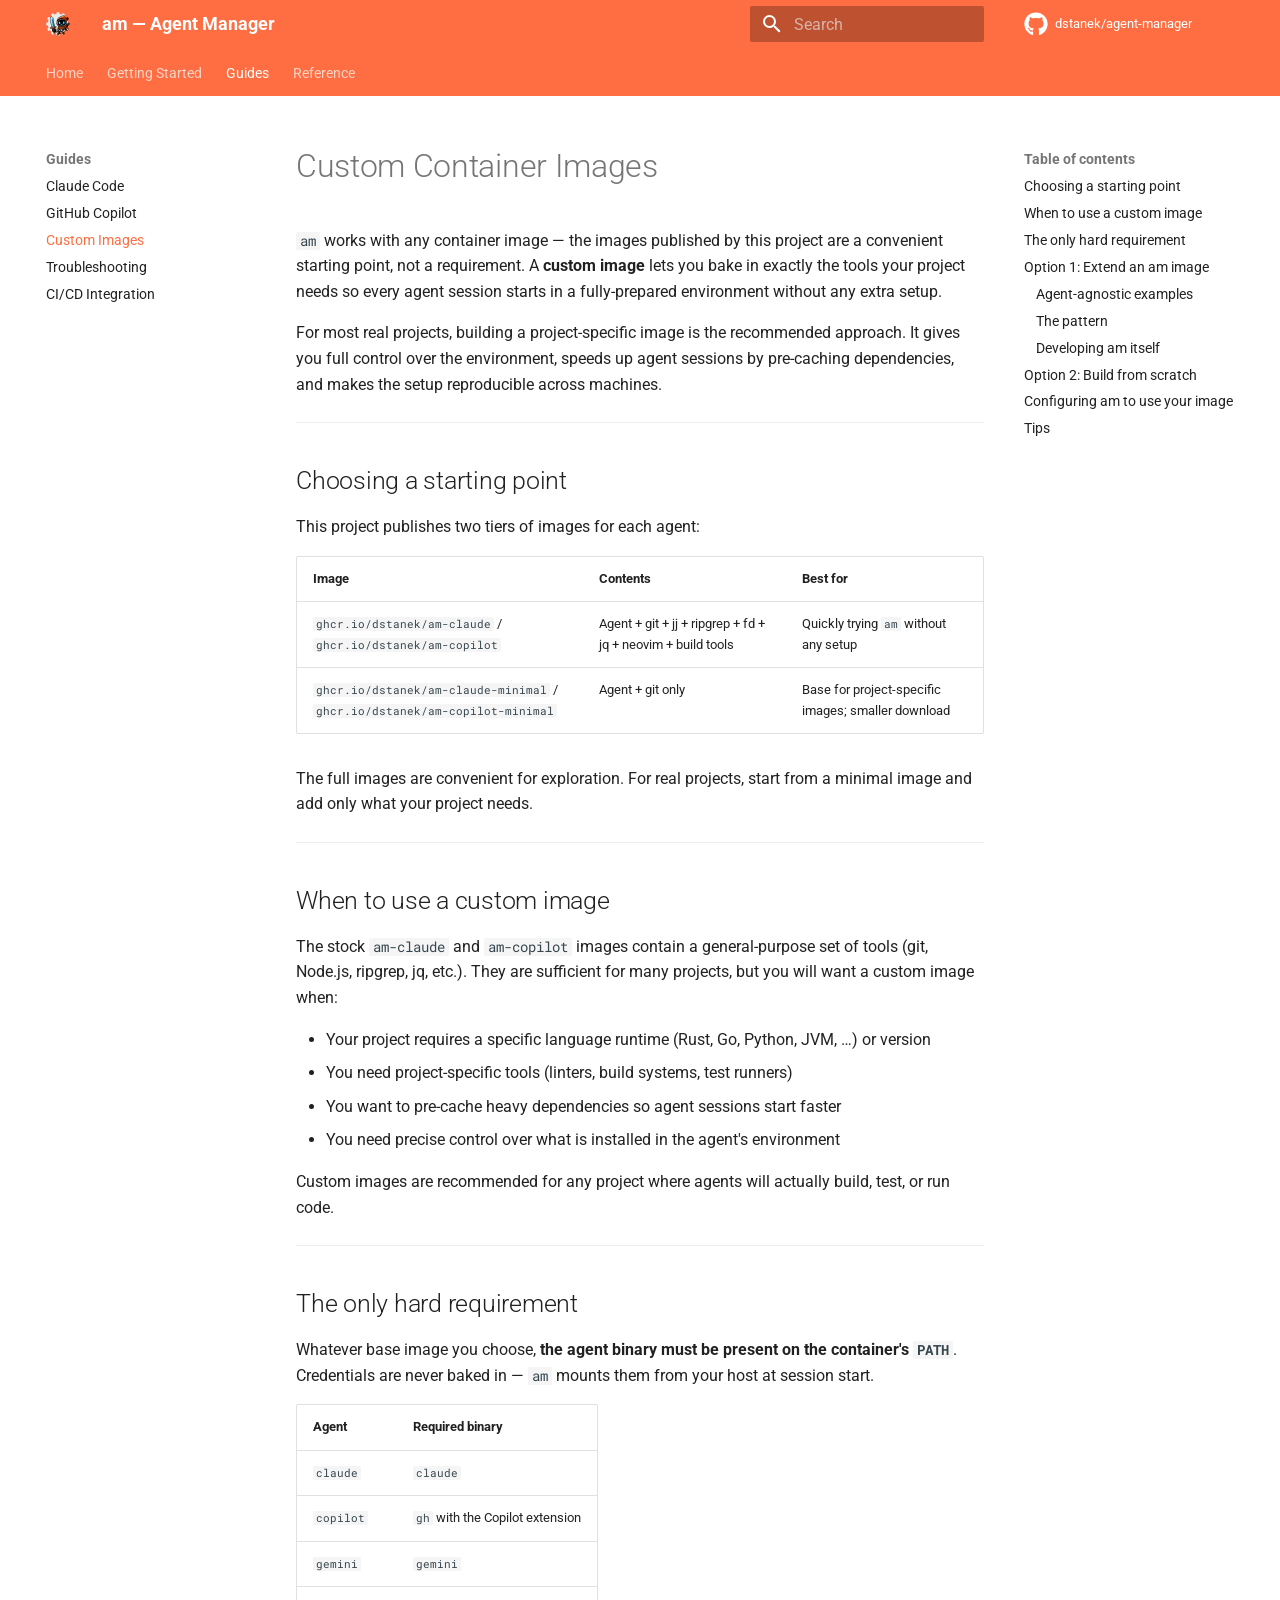
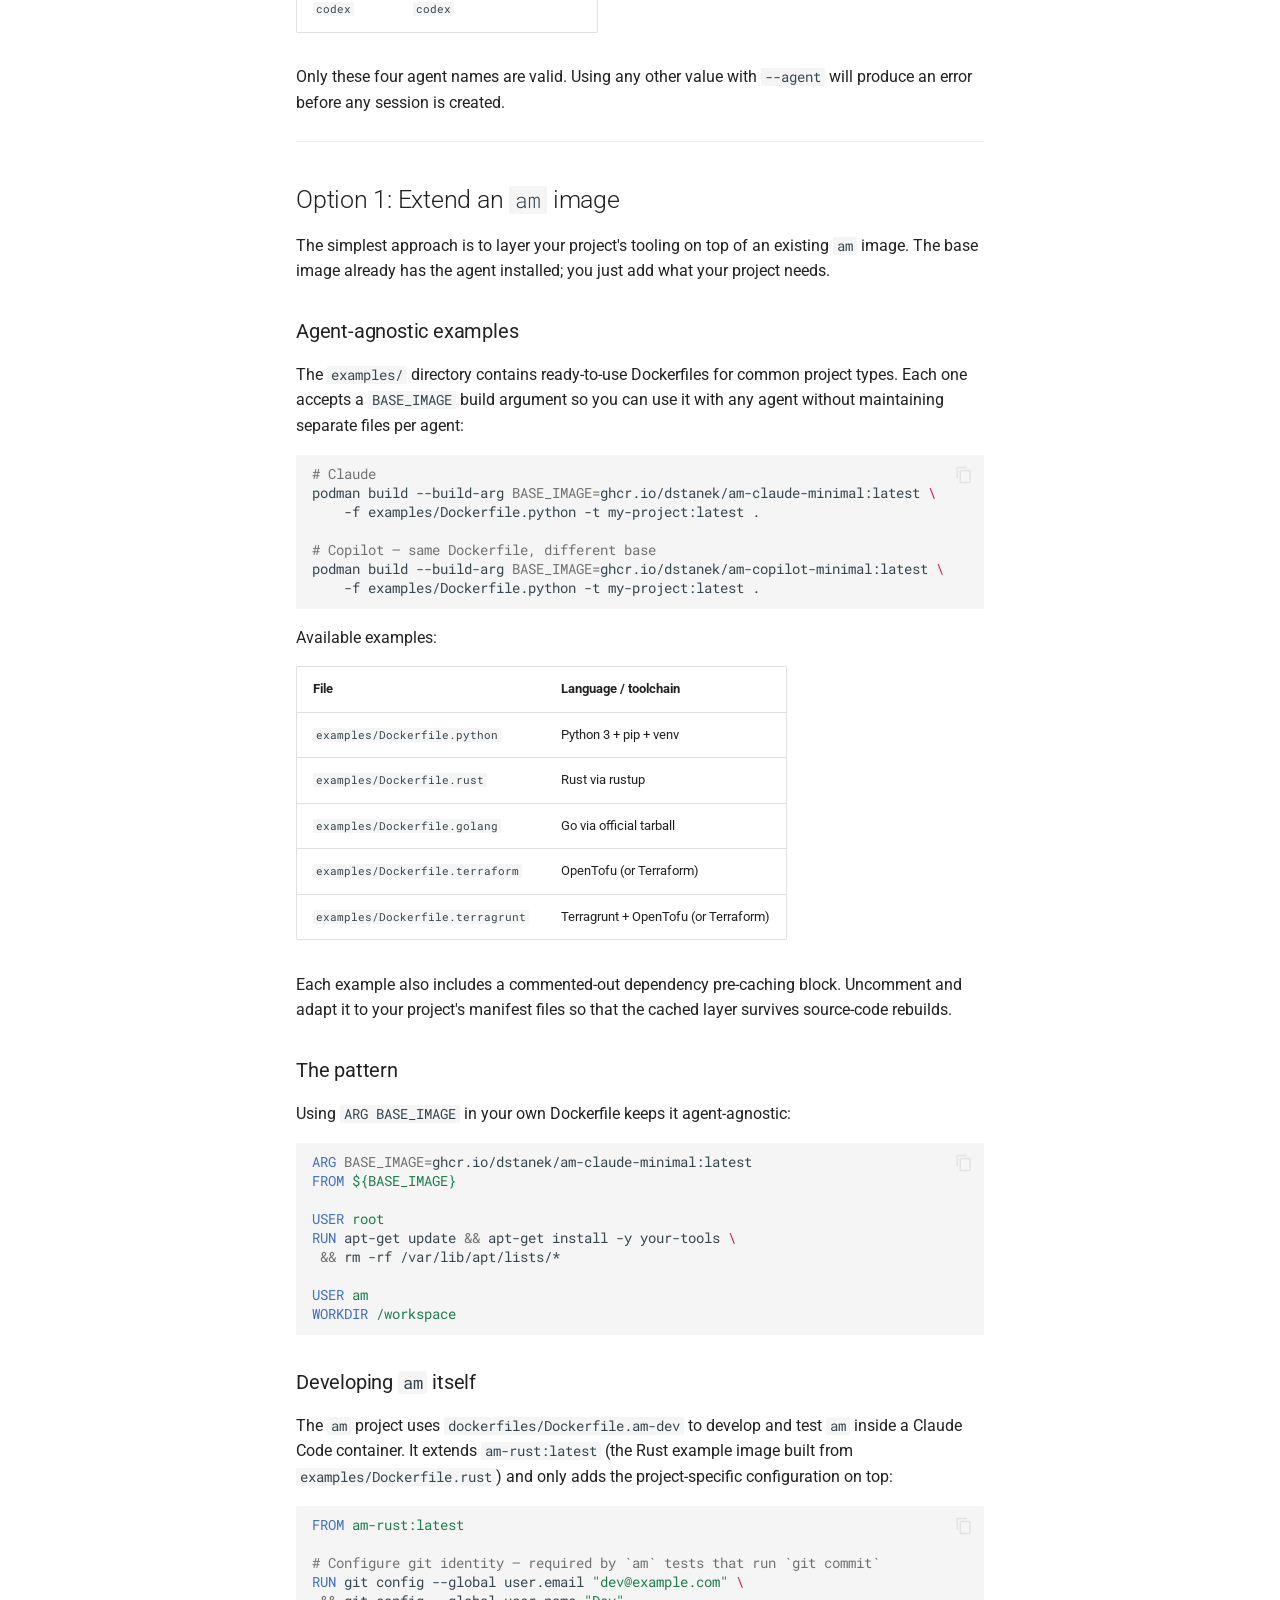
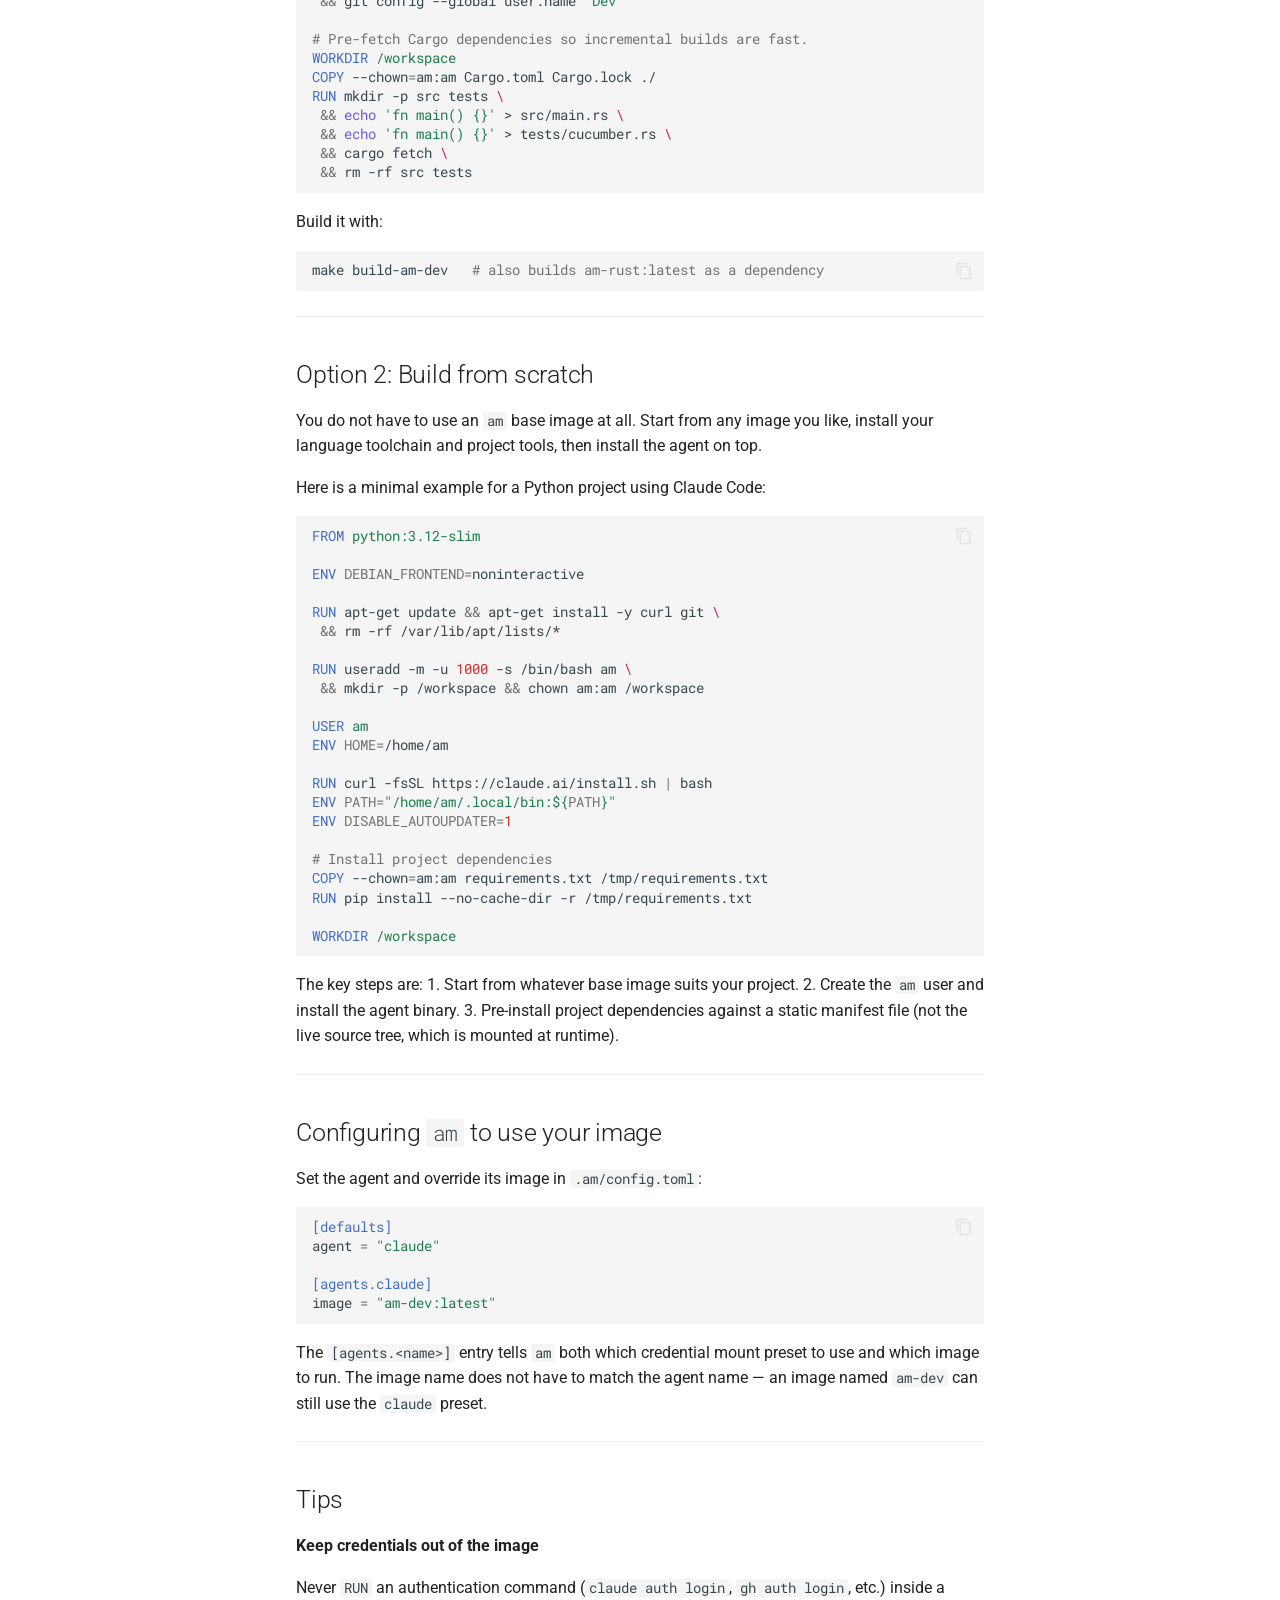
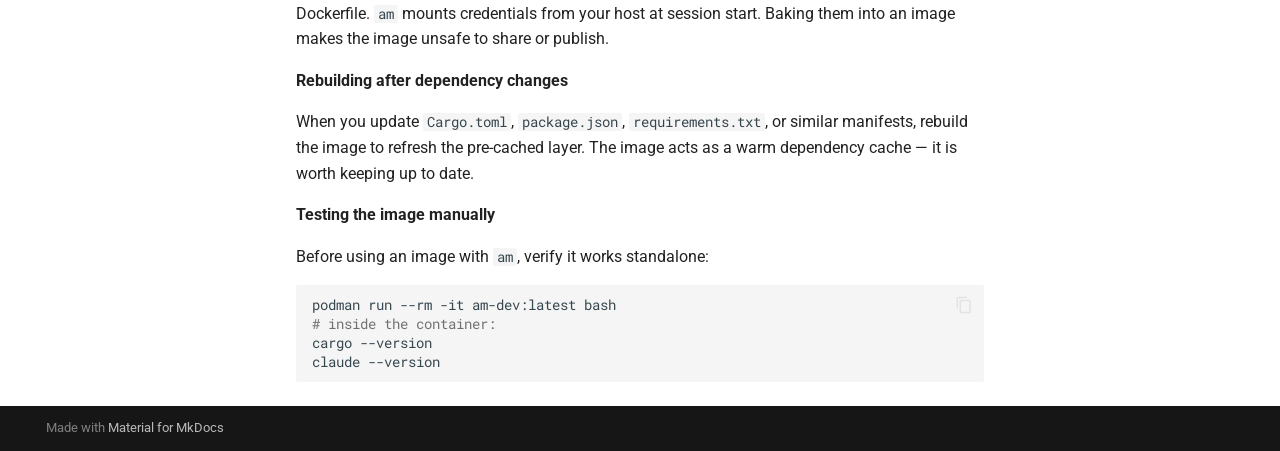
<file: guides/custom-images/index.html>
<!doctype html>
<html lang="en" class="no-js">
  <head>
    
      <meta charset="utf-8">
      <meta name="viewport" content="width=device-width,initial-scale=1">
      
        <meta name="description" content="Isolated environments for AI coding agents. Each session gets its own branch, a dedicated tmux window, and optional container isolation.">
      
      
      
        <link rel="canonical" href="https://dstanek.github.io/agent-manager/guides/custom-images/">
      
      
        <link rel="prev" href="../github-copilot/">
      
      
        <link rel="next" href="../troubleshooting/">
      
      
        
      
      
      <link rel="icon" href="../../assets/am-gear-192x192.png">
      <meta name="generator" content="mkdocs-1.6.1, mkdocs-material-9.7.6">
    
    
      
        <title>Custom Images - am — Agent Manager</title>
      
    
    
      <link rel="stylesheet" href="../../assets/stylesheets/main.484c7ddc.min.css">
      
        
        <link rel="stylesheet" href="../../assets/stylesheets/palette.ab4e12ef.min.css">
      
      


    
    
      
    
    
      
        
        
        <link rel="preconnect" href="https://fonts.gstatic.com" crossorigin>
        <link rel="stylesheet" href="https://fonts.googleapis.com/css?family=Roboto:300,300i,400,400i,700,700i%7CRoboto+Mono:400,400i,700,700i&display=fallback">
        <style>:root{--md-text-font:"Roboto";--md-code-font:"Roboto Mono"}</style>
      
    
    
      <link rel="stylesheet" href="../../stylesheets/extra.css">
    
    <script>__md_scope=new URL("../..",location),__md_hash=e=>[...e].reduce(((e,_)=>(e<<5)-e+_.charCodeAt(0)),0),__md_get=(e,_=localStorage,t=__md_scope)=>JSON.parse(_.getItem(t.pathname+"."+e)),__md_set=(e,_,t=localStorage,a=__md_scope)=>{try{t.setItem(a.pathname+"."+e,JSON.stringify(_))}catch(e){}}</script>
    
      

    
    
  </head>
  
  
    
    
      
    
    
    
    
    <body dir="ltr" data-md-color-scheme="default" data-md-color-primary="deep-orange" data-md-color-accent="amber">
  
    
    <input class="md-toggle" data-md-toggle="drawer" type="checkbox" id="__drawer" autocomplete="off">
    <input class="md-toggle" data-md-toggle="search" type="checkbox" id="__search" autocomplete="off">
    <label class="md-overlay" for="__drawer"></label>
    <div data-md-component="skip">
      
        
        <a href="#custom-container-images" class="md-skip">
          Skip to content
        </a>
      
    </div>
    <div data-md-component="announce">
      
    </div>
    
    
      

<header class="md-header" data-md-component="header">
  <nav class="md-header__inner md-grid" aria-label="Header">
    <a href="../.." title="am — Agent Manager" class="md-header__button md-logo" aria-label="am — Agent Manager" data-md-component="logo">
      
  <img src="../../assets/am-gear-192x192.png" alt="logo">

    </a>
    <label class="md-header__button md-icon" for="__drawer">
      
      <svg xmlns="http://www.w3.org/2000/svg" viewBox="0 0 24 24"><path d="M3 6h18v2H3zm0 5h18v2H3zm0 5h18v2H3z"/></svg>
    </label>
    <div class="md-header__title" data-md-component="header-title">
      <div class="md-header__ellipsis">
        <div class="md-header__topic">
          <span class="md-ellipsis">
            am — Agent Manager
          </span>
        </div>
        <div class="md-header__topic" data-md-component="header-topic">
          <span class="md-ellipsis">
            
              Custom Images
            
          </span>
        </div>
      </div>
    </div>
    
      
        <form class="md-header__option" data-md-component="palette">
  
    
    
    
    <input class="md-option" data-md-color-media="(prefers-color-scheme)" data-md-color-scheme="default" data-md-color-primary="deep-orange" data-md-color-accent="amber"  aria-label="Switch to dark mode"  type="radio" name="__palette" id="__palette_0">
    
      <label class="md-header__button md-icon" title="Switch to dark mode" for="__palette_1" hidden>
        <svg xmlns="http://www.w3.org/2000/svg" viewBox="0 0 24 24"><path d="m14.3 16-.7-2h-3.2l-.7 2H7.8L11 7h2l3.2 9zM20 8.69V4h-4.69L12 .69 8.69 4H4v4.69L.69 12 4 15.31V20h4.69L12 23.31 15.31 20H20v-4.69L23.31 12zm-9.15 3.96h2.3L12 9z"/></svg>
      </label>
    
  
    
    
    
    <input class="md-option" data-md-color-media="(prefers-color-scheme: dark)" data-md-color-scheme="slate" data-md-color-primary="deep-orange" data-md-color-accent="amber"  aria-label="Switch to light mode"  type="radio" name="__palette" id="__palette_1">
    
      <label class="md-header__button md-icon" title="Switch to light mode" for="__palette_0" hidden>
        <svg xmlns="http://www.w3.org/2000/svg" viewBox="0 0 24 24"><path d="M12 18c-.89 0-1.74-.2-2.5-.55C11.56 16.5 13 14.42 13 12s-1.44-4.5-3.5-5.45C10.26 6.2 11.11 6 12 6a6 6 0 0 1 6 6 6 6 0 0 1-6 6m8-9.31V4h-4.69L12 .69 8.69 4H4v4.69L.69 12 4 15.31V20h4.69L12 23.31 15.31 20H20v-4.69L23.31 12z"/></svg>
      </label>
    
  
</form>
      
    
    
      <script>var palette=__md_get("__palette");if(palette&&palette.color){if("(prefers-color-scheme)"===palette.color.media){var media=matchMedia("(prefers-color-scheme: light)"),input=document.querySelector(media.matches?"[data-md-color-media='(prefers-color-scheme: light)']":"[data-md-color-media='(prefers-color-scheme: dark)']");palette.color.media=input.getAttribute("data-md-color-media"),palette.color.scheme=input.getAttribute("data-md-color-scheme"),palette.color.primary=input.getAttribute("data-md-color-primary"),palette.color.accent=input.getAttribute("data-md-color-accent")}for(var[key,value]of Object.entries(palette.color))document.body.setAttribute("data-md-color-"+key,value)}</script>
    
    
    
      
      
        <label class="md-header__button md-icon" for="__search">
          
          <svg xmlns="http://www.w3.org/2000/svg" viewBox="0 0 24 24"><path d="M9.5 3A6.5 6.5 0 0 1 16 9.5c0 1.61-.59 3.09-1.56 4.23l.27.27h.79l5 5-1.5 1.5-5-5v-.79l-.27-.27A6.52 6.52 0 0 1 9.5 16 6.5 6.5 0 0 1 3 9.5 6.5 6.5 0 0 1 9.5 3m0 2C7 5 5 7 5 9.5S7 14 9.5 14 14 12 14 9.5 12 5 9.5 5"/></svg>
        </label>
        <div class="md-search" data-md-component="search" role="dialog">
  <label class="md-search__overlay" for="__search"></label>
  <div class="md-search__inner" role="search">
    <form class="md-search__form" name="search">
      <input type="text" class="md-search__input" name="query" aria-label="Search" placeholder="Search" autocapitalize="off" autocorrect="off" autocomplete="off" spellcheck="false" data-md-component="search-query" required>
      <label class="md-search__icon md-icon" for="__search">
        
        <svg xmlns="http://www.w3.org/2000/svg" viewBox="0 0 24 24"><path d="M9.5 3A6.5 6.5 0 0 1 16 9.5c0 1.61-.59 3.09-1.56 4.23l.27.27h.79l5 5-1.5 1.5-5-5v-.79l-.27-.27A6.52 6.52 0 0 1 9.5 16 6.5 6.5 0 0 1 3 9.5 6.5 6.5 0 0 1 9.5 3m0 2C7 5 5 7 5 9.5S7 14 9.5 14 14 12 14 9.5 12 5 9.5 5"/></svg>
        
        <svg xmlns="http://www.w3.org/2000/svg" viewBox="0 0 24 24"><path d="M20 11v2H8l5.5 5.5-1.42 1.42L4.16 12l7.92-7.92L13.5 5.5 8 11z"/></svg>
      </label>
      <nav class="md-search__options" aria-label="Search">
        
        <button type="reset" class="md-search__icon md-icon" title="Clear" aria-label="Clear" tabindex="-1">
          
          <svg xmlns="http://www.w3.org/2000/svg" viewBox="0 0 24 24"><path d="M19 6.41 17.59 5 12 10.59 6.41 5 5 6.41 10.59 12 5 17.59 6.41 19 12 13.41 17.59 19 19 17.59 13.41 12z"/></svg>
        </button>
      </nav>
      
        <div class="md-search__suggest" data-md-component="search-suggest"></div>
      
    </form>
    <div class="md-search__output">
      <div class="md-search__scrollwrap" tabindex="0" data-md-scrollfix>
        <div class="md-search-result" data-md-component="search-result">
          <div class="md-search-result__meta">
            Initializing search
          </div>
          <ol class="md-search-result__list" role="presentation"></ol>
        </div>
      </div>
    </div>
  </div>
</div>
      
    
    
      <div class="md-header__source">
        <a href="https://github.com/dstanek/agent-manager" title="Go to repository" class="md-source" data-md-component="source">
  <div class="md-source__icon md-icon">
    
    <svg xmlns="http://www.w3.org/2000/svg" viewBox="0 0 512 512"><!--! Font Awesome Free 7.1.0 by @fontawesome - https://fontawesome.com License - https://fontawesome.com/license/free (Icons: CC BY 4.0, Fonts: SIL OFL 1.1, Code: MIT License) Copyright 2025 Fonticons, Inc.--><path d="M173.9 397.4c0 2-2.3 3.6-5.2 3.6-3.3.3-5.6-1.3-5.6-3.6 0-2 2.3-3.6 5.2-3.6 3-.3 5.6 1.3 5.6 3.6m-31.1-4.5c-.7 2 1.3 4.3 4.3 4.9 2.6 1 5.6 0 6.2-2s-1.3-4.3-4.3-5.2c-2.6-.7-5.5.3-6.2 2.3m44.2-1.7c-2.9.7-4.9 2.6-4.6 4.9.3 2 2.9 3.3 5.9 2.6 2.9-.7 4.9-2.6 4.6-4.6-.3-1.9-3-3.2-5.9-2.9M252.8 8C114.1 8 8 113.3 8 252c0 110.9 69.8 205.8 169.5 239.2 12.8 2.3 17.3-5.6 17.3-12.1 0-6.2-.3-40.4-.3-61.4 0 0-70 15-84.7-29.8 0 0-11.4-29.1-27.8-36.6 0 0-22.9-15.7 1.6-15.4 0 0 24.9 2 38.6 25.8 21.9 38.6 58.6 27.5 72.9 20.9 2.3-16 8.8-27.1 16-33.7-55.9-6.2-112.3-14.3-112.3-110.5 0-27.5 7.6-41.3 23.6-58.9-2.6-6.5-11.1-33.3 2.6-67.9 20.9-6.5 69 27 69 27 20-5.6 41.5-8.5 62.8-8.5s42.8 2.9 62.8 8.5c0 0 48.1-33.6 69-27 13.7 34.7 5.2 61.4 2.6 67.9 16 17.7 25.8 31.5 25.8 58.9 0 96.5-58.9 104.2-114.8 110.5 9.2 7.9 17 22.9 17 46.4 0 33.7-.3 75.4-.3 83.6 0 6.5 4.6 14.4 17.3 12.1C436.2 457.8 504 362.9 504 252 504 113.3 391.5 8 252.8 8M105.2 352.9c-1.3 1-1 3.3.7 5.2 1.6 1.6 3.9 2.3 5.2 1 1.3-1 1-3.3-.7-5.2-1.6-1.6-3.9-2.3-5.2-1m-10.8-8.1c-.7 1.3.3 2.9 2.3 3.9 1.6 1 3.6.7 4.3-.7.7-1.3-.3-2.9-2.3-3.9-2-.6-3.6-.3-4.3.7m32.4 35.6c-1.6 1.3-1 4.3 1.3 6.2 2.3 2.3 5.2 2.6 6.5 1 1.3-1.3.7-4.3-1.3-6.2-2.2-2.3-5.2-2.6-6.5-1m-11.4-14.7c-1.6 1-1.6 3.6 0 5.9s4.3 3.3 5.6 2.3c1.6-1.3 1.6-3.9 0-6.2-1.4-2.3-4-3.3-5.6-2"/></svg>
  </div>
  <div class="md-source__repository">
    dstanek/agent-manager
  </div>
</a>
      </div>
    
  </nav>
  
</header>
    
    <div class="md-container" data-md-component="container">
      
      
        
          
            
<nav class="md-tabs" aria-label="Tabs" data-md-component="tabs">
  <div class="md-grid">
    <ul class="md-tabs__list">
      
        
  
  
  
  
    <li class="md-tabs__item">
      <a href="../.." class="md-tabs__link">
        
  
  
    
  
  Home

      </a>
    </li>
  

      
        
  
  
  
  
    
    
      <li class="md-tabs__item">
        <a href="../../getting-started/installation/" class="md-tabs__link">
          
  
  
  Getting Started

        </a>
      </li>
    
  

      
        
  
  
  
    
  
  
    
    
      <li class="md-tabs__item md-tabs__item--active">
        <a href="../claude-code/" class="md-tabs__link">
          
  
  
  Guides

        </a>
      </li>
    
  

      
        
  
  
  
  
    
    
      <li class="md-tabs__item">
        <a href="../../reference/quick-reference/" class="md-tabs__link">
          
  
  
  Reference

        </a>
      </li>
    
  

      
    </ul>
  </div>
</nav>
          
        
      
      <main class="md-main" data-md-component="main">
        <div class="md-main__inner md-grid">
          
            
              
              <div class="md-sidebar md-sidebar--primary" data-md-component="sidebar" data-md-type="navigation" >
                <div class="md-sidebar__scrollwrap">
                  <div class="md-sidebar__inner">
                    


  


<nav class="md-nav md-nav--primary md-nav--lifted" aria-label="Navigation" data-md-level="0">
  <label class="md-nav__title" for="__drawer">
    <a href="../.." title="am — Agent Manager" class="md-nav__button md-logo" aria-label="am — Agent Manager" data-md-component="logo">
      
  <img src="../../assets/am-gear-192x192.png" alt="logo">

    </a>
    am — Agent Manager
  </label>
  
    <div class="md-nav__source">
      <a href="https://github.com/dstanek/agent-manager" title="Go to repository" class="md-source" data-md-component="source">
  <div class="md-source__icon md-icon">
    
    <svg xmlns="http://www.w3.org/2000/svg" viewBox="0 0 512 512"><!--! Font Awesome Free 7.1.0 by @fontawesome - https://fontawesome.com License - https://fontawesome.com/license/free (Icons: CC BY 4.0, Fonts: SIL OFL 1.1, Code: MIT License) Copyright 2025 Fonticons, Inc.--><path d="M173.9 397.4c0 2-2.3 3.6-5.2 3.6-3.3.3-5.6-1.3-5.6-3.6 0-2 2.3-3.6 5.2-3.6 3-.3 5.6 1.3 5.6 3.6m-31.1-4.5c-.7 2 1.3 4.3 4.3 4.9 2.6 1 5.6 0 6.2-2s-1.3-4.3-4.3-5.2c-2.6-.7-5.5.3-6.2 2.3m44.2-1.7c-2.9.7-4.9 2.6-4.6 4.9.3 2 2.9 3.3 5.9 2.6 2.9-.7 4.9-2.6 4.6-4.6-.3-1.9-3-3.2-5.9-2.9M252.8 8C114.1 8 8 113.3 8 252c0 110.9 69.8 205.8 169.5 239.2 12.8 2.3 17.3-5.6 17.3-12.1 0-6.2-.3-40.4-.3-61.4 0 0-70 15-84.7-29.8 0 0-11.4-29.1-27.8-36.6 0 0-22.9-15.7 1.6-15.4 0 0 24.9 2 38.6 25.8 21.9 38.6 58.6 27.5 72.9 20.9 2.3-16 8.8-27.1 16-33.7-55.9-6.2-112.3-14.3-112.3-110.5 0-27.5 7.6-41.3 23.6-58.9-2.6-6.5-11.1-33.3 2.6-67.9 20.9-6.5 69 27 69 27 20-5.6 41.5-8.5 62.8-8.5s42.8 2.9 62.8 8.5c0 0 48.1-33.6 69-27 13.7 34.7 5.2 61.4 2.6 67.9 16 17.7 25.8 31.5 25.8 58.9 0 96.5-58.9 104.2-114.8 110.5 9.2 7.9 17 22.9 17 46.4 0 33.7-.3 75.4-.3 83.6 0 6.5 4.6 14.4 17.3 12.1C436.2 457.8 504 362.9 504 252 504 113.3 391.5 8 252.8 8M105.2 352.9c-1.3 1-1 3.3.7 5.2 1.6 1.6 3.9 2.3 5.2 1 1.3-1 1-3.3-.7-5.2-1.6-1.6-3.9-2.3-5.2-1m-10.8-8.1c-.7 1.3.3 2.9 2.3 3.9 1.6 1 3.6.7 4.3-.7.7-1.3-.3-2.9-2.3-3.9-2-.6-3.6-.3-4.3.7m32.4 35.6c-1.6 1.3-1 4.3 1.3 6.2 2.3 2.3 5.2 2.6 6.5 1 1.3-1.3.7-4.3-1.3-6.2-2.2-2.3-5.2-2.6-6.5-1m-11.4-14.7c-1.6 1-1.6 3.6 0 5.9s4.3 3.3 5.6 2.3c1.6-1.3 1.6-3.9 0-6.2-1.4-2.3-4-3.3-5.6-2"/></svg>
  </div>
  <div class="md-source__repository">
    dstanek/agent-manager
  </div>
</a>
    </div>
  
  <ul class="md-nav__list" data-md-scrollfix>
    
      
      
  
  
  
  
    <li class="md-nav__item">
      <a href="../.." class="md-nav__link">
        
  
  
  <span class="md-ellipsis">
    
  
    Home
  

    
  </span>
  
  

      </a>
    </li>
  

    
      
      
  
  
  
  
    
    
    
    
      
      
        
      
    
    
    <li class="md-nav__item md-nav__item--nested">
      
        
        
        <input class="md-nav__toggle md-toggle " type="checkbox" id="__nav_2" >
        
          
          <label class="md-nav__link" for="__nav_2" id="__nav_2_label" tabindex="0">
            
  
  
  <span class="md-ellipsis">
    
  
    Getting Started
  

    
  </span>
  
  

            <span class="md-nav__icon md-icon"></span>
          </label>
        
        <nav class="md-nav" data-md-level="1" aria-labelledby="__nav_2_label" aria-expanded="false">
          <label class="md-nav__title" for="__nav_2">
            <span class="md-nav__icon md-icon"></span>
            
  
    Getting Started
  

          </label>
          <ul class="md-nav__list" data-md-scrollfix>
            
              
                
  
  
  
  
    <li class="md-nav__item">
      <a href="../../getting-started/installation/" class="md-nav__link">
        
  
  
  <span class="md-ellipsis">
    
  
    Installation
  

    
  </span>
  
  

      </a>
    </li>
  

              
            
              
                
  
  
  
  
    <li class="md-nav__item">
      <a href="../../getting-started/quick-start/" class="md-nav__link">
        
  
  
  <span class="md-ellipsis">
    
  
    Quick Start
  

    
  </span>
  
  

      </a>
    </li>
  

              
            
              
                
  
  
  
  
    <li class="md-nav__item">
      <a href="../../concepts/" class="md-nav__link">
        
  
  
  <span class="md-ellipsis">
    
  
    Concepts
  

    
  </span>
  
  

      </a>
    </li>
  

              
            
          </ul>
        </nav>
      
    </li>
  

    
      
      
  
  
    
  
  
  
    
    
    
    
      
        
        
      
      
        
      
    
    
    <li class="md-nav__item md-nav__item--active md-nav__item--section md-nav__item--nested">
      
        
        
        <input class="md-nav__toggle md-toggle " type="checkbox" id="__nav_3" checked>
        
          
          <label class="md-nav__link" for="__nav_3" id="__nav_3_label" tabindex="">
            
  
  
  <span class="md-ellipsis">
    
  
    Guides
  

    
  </span>
  
  

            <span class="md-nav__icon md-icon"></span>
          </label>
        
        <nav class="md-nav" data-md-level="1" aria-labelledby="__nav_3_label" aria-expanded="true">
          <label class="md-nav__title" for="__nav_3">
            <span class="md-nav__icon md-icon"></span>
            
  
    Guides
  

          </label>
          <ul class="md-nav__list" data-md-scrollfix>
            
              
                
  
  
  
  
    <li class="md-nav__item">
      <a href="../claude-code/" class="md-nav__link">
        
  
  
  <span class="md-ellipsis">
    
  
    Claude Code
  

    
  </span>
  
  

      </a>
    </li>
  

              
            
              
                
  
  
  
  
    <li class="md-nav__item">
      <a href="../github-copilot/" class="md-nav__link">
        
  
  
  <span class="md-ellipsis">
    
  
    GitHub Copilot
  

    
  </span>
  
  

      </a>
    </li>
  

              
            
              
                
  
  
    
  
  
  
    <li class="md-nav__item md-nav__item--active">
      
      <input class="md-nav__toggle md-toggle" type="checkbox" id="__toc">
      
      
        
      
      
        <label class="md-nav__link md-nav__link--active" for="__toc">
          
  
  
  <span class="md-ellipsis">
    
  
    Custom Images
  

    
  </span>
  
  

          <span class="md-nav__icon md-icon"></span>
        </label>
      
      <a href="./" class="md-nav__link md-nav__link--active">
        
  
  
  <span class="md-ellipsis">
    
  
    Custom Images
  

    
  </span>
  
  

      </a>
      
        

<nav class="md-nav md-nav--secondary" aria-label="Table of contents">
  
  
  
    
  
  
    <label class="md-nav__title" for="__toc">
      <span class="md-nav__icon md-icon"></span>
      Table of contents
    </label>
    <ul class="md-nav__list" data-md-component="toc" data-md-scrollfix>
      
        <li class="md-nav__item">
  <a href="#choosing-a-starting-point" class="md-nav__link">
    <span class="md-ellipsis">
      
        Choosing a starting point
      
    </span>
  </a>
  
</li>
      
        <li class="md-nav__item">
  <a href="#when-to-use-a-custom-image" class="md-nav__link">
    <span class="md-ellipsis">
      
        When to use a custom image
      
    </span>
  </a>
  
</li>
      
        <li class="md-nav__item">
  <a href="#the-only-hard-requirement" class="md-nav__link">
    <span class="md-ellipsis">
      
        The only hard requirement
      
    </span>
  </a>
  
</li>
      
        <li class="md-nav__item">
  <a href="#option-1-extend-an-am-image" class="md-nav__link">
    <span class="md-ellipsis">
      
        Option 1: Extend an am image
      
    </span>
  </a>
  
    <nav class="md-nav" aria-label="Option 1: Extend an am image">
      <ul class="md-nav__list">
        
          <li class="md-nav__item">
  <a href="#agent-agnostic-examples" class="md-nav__link">
    <span class="md-ellipsis">
      
        Agent-agnostic examples
      
    </span>
  </a>
  
</li>
        
          <li class="md-nav__item">
  <a href="#the-pattern" class="md-nav__link">
    <span class="md-ellipsis">
      
        The pattern
      
    </span>
  </a>
  
</li>
        
          <li class="md-nav__item">
  <a href="#developing-am-itself" class="md-nav__link">
    <span class="md-ellipsis">
      
        Developing am itself
      
    </span>
  </a>
  
</li>
        
      </ul>
    </nav>
  
</li>
      
        <li class="md-nav__item">
  <a href="#option-2-build-from-scratch" class="md-nav__link">
    <span class="md-ellipsis">
      
        Option 2: Build from scratch
      
    </span>
  </a>
  
</li>
      
        <li class="md-nav__item">
  <a href="#configuring-am-to-use-your-image" class="md-nav__link">
    <span class="md-ellipsis">
      
        Configuring am to use your image
      
    </span>
  </a>
  
</li>
      
        <li class="md-nav__item">
  <a href="#tips" class="md-nav__link">
    <span class="md-ellipsis">
      
        Tips
      
    </span>
  </a>
  
</li>
      
    </ul>
  
</nav>
      
    </li>
  

              
            
              
                
  
  
  
  
    <li class="md-nav__item">
      <a href="../troubleshooting/" class="md-nav__link">
        
  
  
  <span class="md-ellipsis">
    
  
    Troubleshooting
  

    
  </span>
  
  

      </a>
    </li>
  

              
            
              
                
  
  
  
  
    <li class="md-nav__item">
      <a href="../ci-cd-integration/" class="md-nav__link">
        
  
  
  <span class="md-ellipsis">
    
  
    CI/CD Integration
  

    
  </span>
  
  

      </a>
    </li>
  

              
            
          </ul>
        </nav>
      
    </li>
  

    
      
      
  
  
  
  
    
    
    
    
      
      
        
      
    
    
    <li class="md-nav__item md-nav__item--nested">
      
        
        
        <input class="md-nav__toggle md-toggle " type="checkbox" id="__nav_4" >
        
          
          <label class="md-nav__link" for="__nav_4" id="__nav_4_label" tabindex="0">
            
  
  
  <span class="md-ellipsis">
    
  
    Reference
  

    
  </span>
  
  

            <span class="md-nav__icon md-icon"></span>
          </label>
        
        <nav class="md-nav" data-md-level="1" aria-labelledby="__nav_4_label" aria-expanded="false">
          <label class="md-nav__title" for="__nav_4">
            <span class="md-nav__icon md-icon"></span>
            
  
    Reference
  

          </label>
          <ul class="md-nav__list" data-md-scrollfix>
            
              
                
  
  
  
  
    <li class="md-nav__item">
      <a href="../../reference/quick-reference/" class="md-nav__link">
        
  
  
  <span class="md-ellipsis">
    
  
    Quick Reference
  

    
  </span>
  
  

      </a>
    </li>
  

              
            
              
                
  
  
  
  
    <li class="md-nav__item">
      <a href="../../reference/commands/" class="md-nav__link">
        
  
  
  <span class="md-ellipsis">
    
  
    Commands
  

    
  </span>
  
  

      </a>
    </li>
  

              
            
              
                
  
  
  
  
    <li class="md-nav__item">
      <a href="../../reference/configuration/" class="md-nav__link">
        
  
  
  <span class="md-ellipsis">
    
  
    Configuration
  

    
  </span>
  
  

      </a>
    </li>
  

              
            
              
                
  
  
  
  
    <li class="md-nav__item">
      <a href="../../reference/commit-trailers/" class="md-nav__link">
        
  
  
  <span class="md-ellipsis">
    
  
    Commit Trailers
  

    
  </span>
  
  

      </a>
    </li>
  

              
            
          </ul>
        </nav>
      
    </li>
  

    
  </ul>
</nav>
                  </div>
                </div>
              </div>
            
            
              
              <div class="md-sidebar md-sidebar--secondary" data-md-component="sidebar" data-md-type="toc" >
                <div class="md-sidebar__scrollwrap">
                  <div class="md-sidebar__inner">
                    

<nav class="md-nav md-nav--secondary" aria-label="Table of contents">
  
  
  
    
  
  
    <label class="md-nav__title" for="__toc">
      <span class="md-nav__icon md-icon"></span>
      Table of contents
    </label>
    <ul class="md-nav__list" data-md-component="toc" data-md-scrollfix>
      
        <li class="md-nav__item">
  <a href="#choosing-a-starting-point" class="md-nav__link">
    <span class="md-ellipsis">
      
        Choosing a starting point
      
    </span>
  </a>
  
</li>
      
        <li class="md-nav__item">
  <a href="#when-to-use-a-custom-image" class="md-nav__link">
    <span class="md-ellipsis">
      
        When to use a custom image
      
    </span>
  </a>
  
</li>
      
        <li class="md-nav__item">
  <a href="#the-only-hard-requirement" class="md-nav__link">
    <span class="md-ellipsis">
      
        The only hard requirement
      
    </span>
  </a>
  
</li>
      
        <li class="md-nav__item">
  <a href="#option-1-extend-an-am-image" class="md-nav__link">
    <span class="md-ellipsis">
      
        Option 1: Extend an am image
      
    </span>
  </a>
  
    <nav class="md-nav" aria-label="Option 1: Extend an am image">
      <ul class="md-nav__list">
        
          <li class="md-nav__item">
  <a href="#agent-agnostic-examples" class="md-nav__link">
    <span class="md-ellipsis">
      
        Agent-agnostic examples
      
    </span>
  </a>
  
</li>
        
          <li class="md-nav__item">
  <a href="#the-pattern" class="md-nav__link">
    <span class="md-ellipsis">
      
        The pattern
      
    </span>
  </a>
  
</li>
        
          <li class="md-nav__item">
  <a href="#developing-am-itself" class="md-nav__link">
    <span class="md-ellipsis">
      
        Developing am itself
      
    </span>
  </a>
  
</li>
        
      </ul>
    </nav>
  
</li>
      
        <li class="md-nav__item">
  <a href="#option-2-build-from-scratch" class="md-nav__link">
    <span class="md-ellipsis">
      
        Option 2: Build from scratch
      
    </span>
  </a>
  
</li>
      
        <li class="md-nav__item">
  <a href="#configuring-am-to-use-your-image" class="md-nav__link">
    <span class="md-ellipsis">
      
        Configuring am to use your image
      
    </span>
  </a>
  
</li>
      
        <li class="md-nav__item">
  <a href="#tips" class="md-nav__link">
    <span class="md-ellipsis">
      
        Tips
      
    </span>
  </a>
  
</li>
      
    </ul>
  
</nav>
                  </div>
                </div>
              </div>
            
          
          
            <div class="md-content" data-md-component="content">
              
              <article class="md-content__inner md-typeset">
                
                  



<h1 id="custom-container-images">Custom Container Images<a class="headerlink" href="#custom-container-images" title="Permanent link">&para;</a></h1>
<p><code>am</code> works with any container image — the images published by this project are a convenient starting point, not a requirement. A <strong>custom image</strong> lets you bake in exactly the tools your project needs so every agent session starts in a fully-prepared environment without any extra setup.</p>
<p>For most real projects, building a project-specific image is the recommended approach. It gives you full control over the environment, speeds up agent sessions by pre-caching dependencies, and makes the setup reproducible across machines.</p>
<hr />
<h2 id="choosing-a-starting-point">Choosing a starting point<a class="headerlink" href="#choosing-a-starting-point" title="Permanent link">&para;</a></h2>
<p>This project publishes two tiers of images for each agent:</p>
<table>
<thead>
<tr>
<th>Image</th>
<th>Contents</th>
<th>Best for</th>
</tr>
</thead>
<tbody>
<tr>
<td><code>ghcr.io/dstanek/am-claude</code> / <code>ghcr.io/dstanek/am-copilot</code></td>
<td>Agent + git + jj + ripgrep + fd + jq + neovim + build tools</td>
<td>Quickly trying <code>am</code> without any setup</td>
</tr>
<tr>
<td><code>ghcr.io/dstanek/am-claude-minimal</code> / <code>ghcr.io/dstanek/am-copilot-minimal</code></td>
<td>Agent + git only</td>
<td>Base for project-specific images; smaller download</td>
</tr>
</tbody>
</table>
<p>The full images are convenient for exploration. For real projects, start from a minimal image and add only what your project needs.</p>
<hr />
<h2 id="when-to-use-a-custom-image">When to use a custom image<a class="headerlink" href="#when-to-use-a-custom-image" title="Permanent link">&para;</a></h2>
<p>The stock <code>am-claude</code> and <code>am-copilot</code> images contain a general-purpose set of tools (git, Node.js, ripgrep, jq, etc.). They are sufficient for many projects, but you will want a custom image when:</p>
<ul>
<li>Your project requires a specific language runtime (Rust, Go, Python, JVM, …) or version</li>
<li>You need project-specific tools (linters, build systems, test runners)</li>
<li>You want to pre-cache heavy dependencies so agent sessions start faster</li>
<li>You need precise control over what is installed in the agent's environment</li>
</ul>
<p>Custom images are recommended for any project where agents will actually build, test, or run code.</p>
<hr />
<h2 id="the-only-hard-requirement">The only hard requirement<a class="headerlink" href="#the-only-hard-requirement" title="Permanent link">&para;</a></h2>
<p>Whatever base image you choose, <strong>the agent binary must be present on the container's <code>PATH</code></strong>. Credentials are never baked in — <code>am</code> mounts them from your host at session start.</p>
<table>
<thead>
<tr>
<th>Agent</th>
<th>Required binary</th>
</tr>
</thead>
<tbody>
<tr>
<td><code>claude</code></td>
<td><code>claude</code></td>
</tr>
<tr>
<td><code>copilot</code></td>
<td><code>gh</code> with the Copilot extension</td>
</tr>
<tr>
<td><code>gemini</code></td>
<td><code>gemini</code></td>
</tr>
<tr>
<td><code>codex</code></td>
<td><code>codex</code></td>
</tr>
</tbody>
</table>
<p>Only these four agent names are valid. Using any other value with <code>--agent</code> will produce an error before any session is created.</p>
<hr />
<h2 id="option-1-extend-an-am-image">Option 1: Extend an <code>am</code> image<a class="headerlink" href="#option-1-extend-an-am-image" title="Permanent link">&para;</a></h2>
<p>The simplest approach is to layer your project's tooling on top of an existing <code>am</code> image. The base image already has the agent installed; you just add what your project needs.</p>
<h3 id="agent-agnostic-examples">Agent-agnostic examples<a class="headerlink" href="#agent-agnostic-examples" title="Permanent link">&para;</a></h3>
<p>The <code>examples/</code> directory contains ready-to-use Dockerfiles for common project types. Each one accepts a <code>BASE_IMAGE</code> build argument so you can use it with any agent without maintaining separate files per agent:</p>
<div class="language-sh highlight"><pre><span></span><code><span id="__span-0-1"><a id="__codelineno-0-1" name="__codelineno-0-1" href="#__codelineno-0-1"></a><span class="c1"># Claude</span>
</span><span id="__span-0-2"><a id="__codelineno-0-2" name="__codelineno-0-2" href="#__codelineno-0-2"></a>podman<span class="w"> </span>build<span class="w"> </span>--build-arg<span class="w"> </span><span class="nv">BASE_IMAGE</span><span class="o">=</span>ghcr.io/dstanek/am-claude-minimal:latest<span class="w"> </span><span class="se">\</span>
</span><span id="__span-0-3"><a id="__codelineno-0-3" name="__codelineno-0-3" href="#__codelineno-0-3"></a><span class="w">    </span>-f<span class="w"> </span>examples/Dockerfile.python<span class="w"> </span>-t<span class="w"> </span>my-project:latest<span class="w"> </span>.
</span><span id="__span-0-4"><a id="__codelineno-0-4" name="__codelineno-0-4" href="#__codelineno-0-4"></a>
</span><span id="__span-0-5"><a id="__codelineno-0-5" name="__codelineno-0-5" href="#__codelineno-0-5"></a><span class="c1"># Copilot — same Dockerfile, different base</span>
</span><span id="__span-0-6"><a id="__codelineno-0-6" name="__codelineno-0-6" href="#__codelineno-0-6"></a>podman<span class="w"> </span>build<span class="w"> </span>--build-arg<span class="w"> </span><span class="nv">BASE_IMAGE</span><span class="o">=</span>ghcr.io/dstanek/am-copilot-minimal:latest<span class="w"> </span><span class="se">\</span>
</span><span id="__span-0-7"><a id="__codelineno-0-7" name="__codelineno-0-7" href="#__codelineno-0-7"></a><span class="w">    </span>-f<span class="w"> </span>examples/Dockerfile.python<span class="w"> </span>-t<span class="w"> </span>my-project:latest<span class="w"> </span>.
</span></code></pre></div>
<p>Available examples:</p>
<table>
<thead>
<tr>
<th>File</th>
<th>Language / toolchain</th>
</tr>
</thead>
<tbody>
<tr>
<td><code>examples/Dockerfile.python</code></td>
<td>Python 3 + pip + venv</td>
</tr>
<tr>
<td><code>examples/Dockerfile.rust</code></td>
<td>Rust via rustup</td>
</tr>
<tr>
<td><code>examples/Dockerfile.golang</code></td>
<td>Go via official tarball</td>
</tr>
<tr>
<td><code>examples/Dockerfile.terraform</code></td>
<td>OpenTofu (or Terraform)</td>
</tr>
<tr>
<td><code>examples/Dockerfile.terragrunt</code></td>
<td>Terragrunt + OpenTofu (or Terraform)</td>
</tr>
</tbody>
</table>
<p>Each example also includes a commented-out dependency pre-caching block. Uncomment and adapt it to your project's manifest files so that the cached layer survives source-code rebuilds.</p>
<h3 id="the-pattern">The pattern<a class="headerlink" href="#the-pattern" title="Permanent link">&para;</a></h3>
<p>Using <code>ARG BASE_IMAGE</code> in your own Dockerfile keeps it agent-agnostic:</p>
<div class="language-dockerfile highlight"><pre><span></span><code><span id="__span-1-1"><a id="__codelineno-1-1" name="__codelineno-1-1" href="#__codelineno-1-1"></a><span class="k">ARG</span><span class="w"> </span><span class="nv">BASE_IMAGE</span><span class="o">=</span>ghcr.io/dstanek/am-claude-minimal:latest
</span><span id="__span-1-2"><a id="__codelineno-1-2" name="__codelineno-1-2" href="#__codelineno-1-2"></a><span class="k">FROM</span><span class="w"> </span><span class="s">${BASE_IMAGE}</span>
</span><span id="__span-1-3"><a id="__codelineno-1-3" name="__codelineno-1-3" href="#__codelineno-1-3"></a>
</span><span id="__span-1-4"><a id="__codelineno-1-4" name="__codelineno-1-4" href="#__codelineno-1-4"></a><span class="k">USER</span><span class="w"> </span><span class="s">root</span>
</span><span id="__span-1-5"><a id="__codelineno-1-5" name="__codelineno-1-5" href="#__codelineno-1-5"></a><span class="k">RUN</span><span class="w"> </span>apt-get<span class="w"> </span>update<span class="w"> </span><span class="o">&amp;&amp;</span><span class="w"> </span>apt-get<span class="w"> </span>install<span class="w"> </span>-y<span class="w"> </span>your-tools<span class="w"> </span><span class="se">\</span>
</span><span id="__span-1-6"><a id="__codelineno-1-6" name="__codelineno-1-6" href="#__codelineno-1-6"></a><span class="w"> </span><span class="o">&amp;&amp;</span><span class="w"> </span>rm<span class="w"> </span>-rf<span class="w"> </span>/var/lib/apt/lists/*
</span><span id="__span-1-7"><a id="__codelineno-1-7" name="__codelineno-1-7" href="#__codelineno-1-7"></a>
</span><span id="__span-1-8"><a id="__codelineno-1-8" name="__codelineno-1-8" href="#__codelineno-1-8"></a><span class="k">USER</span><span class="w"> </span><span class="s">am</span>
</span><span id="__span-1-9"><a id="__codelineno-1-9" name="__codelineno-1-9" href="#__codelineno-1-9"></a><span class="k">WORKDIR</span><span class="w"> </span><span class="s">/workspace</span>
</span></code></pre></div>
<h3 id="developing-am-itself">Developing <code>am</code> itself<a class="headerlink" href="#developing-am-itself" title="Permanent link">&para;</a></h3>
<p>The <code>am</code> project uses <code>dockerfiles/Dockerfile.am-dev</code> to develop and test <code>am</code> inside a Claude Code container. It extends <code>am-rust:latest</code> (the Rust example image built from <code>examples/Dockerfile.rust</code>) and only adds the project-specific configuration on top:</p>
<div class="language-dockerfile highlight"><pre><span></span><code><span id="__span-2-1"><a id="__codelineno-2-1" name="__codelineno-2-1" href="#__codelineno-2-1"></a><span class="k">FROM</span><span class="w"> </span><span class="s">am-rust:latest</span>
</span><span id="__span-2-2"><a id="__codelineno-2-2" name="__codelineno-2-2" href="#__codelineno-2-2"></a>
</span><span id="__span-2-3"><a id="__codelineno-2-3" name="__codelineno-2-3" href="#__codelineno-2-3"></a><span class="c"># Configure git identity — required by `am` tests that run `git commit`</span>
</span><span id="__span-2-4"><a id="__codelineno-2-4" name="__codelineno-2-4" href="#__codelineno-2-4"></a><span class="k">RUN</span><span class="w"> </span>git<span class="w"> </span>config<span class="w"> </span>--global<span class="w"> </span>user.email<span class="w"> </span><span class="s2">&quot;dev@example.com&quot;</span><span class="w"> </span><span class="se">\</span>
</span><span id="__span-2-5"><a id="__codelineno-2-5" name="__codelineno-2-5" href="#__codelineno-2-5"></a><span class="w"> </span><span class="o">&amp;&amp;</span><span class="w"> </span>git<span class="w"> </span>config<span class="w"> </span>--global<span class="w"> </span>user.name<span class="w"> </span><span class="s2">&quot;Dev&quot;</span>
</span><span id="__span-2-6"><a id="__codelineno-2-6" name="__codelineno-2-6" href="#__codelineno-2-6"></a>
</span><span id="__span-2-7"><a id="__codelineno-2-7" name="__codelineno-2-7" href="#__codelineno-2-7"></a><span class="c"># Pre-fetch Cargo dependencies so incremental builds are fast.</span>
</span><span id="__span-2-8"><a id="__codelineno-2-8" name="__codelineno-2-8" href="#__codelineno-2-8"></a><span class="k">WORKDIR</span><span class="w"> </span><span class="s">/workspace</span>
</span><span id="__span-2-9"><a id="__codelineno-2-9" name="__codelineno-2-9" href="#__codelineno-2-9"></a><span class="k">COPY</span><span class="w"> </span>--chown<span class="o">=</span>am:am<span class="w"> </span>Cargo.toml<span class="w"> </span>Cargo.lock<span class="w"> </span>./
</span><span id="__span-2-10"><a id="__codelineno-2-10" name="__codelineno-2-10" href="#__codelineno-2-10"></a><span class="k">RUN</span><span class="w"> </span>mkdir<span class="w"> </span>-p<span class="w"> </span>src<span class="w"> </span>tests<span class="w"> </span><span class="se">\</span>
</span><span id="__span-2-11"><a id="__codelineno-2-11" name="__codelineno-2-11" href="#__codelineno-2-11"></a><span class="w"> </span><span class="o">&amp;&amp;</span><span class="w"> </span><span class="nb">echo</span><span class="w"> </span><span class="s1">&#39;fn main() {}&#39;</span><span class="w"> </span>&gt;<span class="w"> </span>src/main.rs<span class="w"> </span><span class="se">\</span>
</span><span id="__span-2-12"><a id="__codelineno-2-12" name="__codelineno-2-12" href="#__codelineno-2-12"></a><span class="w"> </span><span class="o">&amp;&amp;</span><span class="w"> </span><span class="nb">echo</span><span class="w"> </span><span class="s1">&#39;fn main() {}&#39;</span><span class="w"> </span>&gt;<span class="w"> </span>tests/cucumber.rs<span class="w"> </span><span class="se">\</span>
</span><span id="__span-2-13"><a id="__codelineno-2-13" name="__codelineno-2-13" href="#__codelineno-2-13"></a><span class="w"> </span><span class="o">&amp;&amp;</span><span class="w"> </span>cargo<span class="w"> </span>fetch<span class="w"> </span><span class="se">\</span>
</span><span id="__span-2-14"><a id="__codelineno-2-14" name="__codelineno-2-14" href="#__codelineno-2-14"></a><span class="w"> </span><span class="o">&amp;&amp;</span><span class="w"> </span>rm<span class="w"> </span>-rf<span class="w"> </span>src<span class="w"> </span>tests
</span></code></pre></div>
<p>Build it with:</p>
<div class="language-sh highlight"><pre><span></span><code><span id="__span-3-1"><a id="__codelineno-3-1" name="__codelineno-3-1" href="#__codelineno-3-1"></a>make<span class="w"> </span>build-am-dev<span class="w">   </span><span class="c1"># also builds am-rust:latest as a dependency</span>
</span></code></pre></div>
<hr />
<h2 id="option-2-build-from-scratch">Option 2: Build from scratch<a class="headerlink" href="#option-2-build-from-scratch" title="Permanent link">&para;</a></h2>
<p>You do not have to use an <code>am</code> base image at all. Start from any image you like, install your language toolchain and project tools, then install the agent on top.</p>
<p>Here is a minimal example for a Python project using Claude Code:</p>
<div class="language-dockerfile highlight"><pre><span></span><code><span id="__span-4-1"><a id="__codelineno-4-1" name="__codelineno-4-1" href="#__codelineno-4-1"></a><span class="k">FROM</span><span class="w"> </span><span class="s">python:3.12-slim</span>
</span><span id="__span-4-2"><a id="__codelineno-4-2" name="__codelineno-4-2" href="#__codelineno-4-2"></a>
</span><span id="__span-4-3"><a id="__codelineno-4-3" name="__codelineno-4-3" href="#__codelineno-4-3"></a><span class="k">ENV</span><span class="w"> </span><span class="nv">DEBIAN_FRONTEND</span><span class="o">=</span>noninteractive
</span><span id="__span-4-4"><a id="__codelineno-4-4" name="__codelineno-4-4" href="#__codelineno-4-4"></a>
</span><span id="__span-4-5"><a id="__codelineno-4-5" name="__codelineno-4-5" href="#__codelineno-4-5"></a><span class="k">RUN</span><span class="w"> </span>apt-get<span class="w"> </span>update<span class="w"> </span><span class="o">&amp;&amp;</span><span class="w"> </span>apt-get<span class="w"> </span>install<span class="w"> </span>-y<span class="w"> </span>curl<span class="w"> </span>git<span class="w"> </span><span class="se">\</span>
</span><span id="__span-4-6"><a id="__codelineno-4-6" name="__codelineno-4-6" href="#__codelineno-4-6"></a><span class="w"> </span><span class="o">&amp;&amp;</span><span class="w"> </span>rm<span class="w"> </span>-rf<span class="w"> </span>/var/lib/apt/lists/*
</span><span id="__span-4-7"><a id="__codelineno-4-7" name="__codelineno-4-7" href="#__codelineno-4-7"></a>
</span><span id="__span-4-8"><a id="__codelineno-4-8" name="__codelineno-4-8" href="#__codelineno-4-8"></a><span class="k">RUN</span><span class="w"> </span>useradd<span class="w"> </span>-m<span class="w"> </span>-u<span class="w"> </span><span class="m">1000</span><span class="w"> </span>-s<span class="w"> </span>/bin/bash<span class="w"> </span>am<span class="w"> </span><span class="se">\</span>
</span><span id="__span-4-9"><a id="__codelineno-4-9" name="__codelineno-4-9" href="#__codelineno-4-9"></a><span class="w"> </span><span class="o">&amp;&amp;</span><span class="w"> </span>mkdir<span class="w"> </span>-p<span class="w"> </span>/workspace<span class="w"> </span><span class="o">&amp;&amp;</span><span class="w"> </span>chown<span class="w"> </span>am:am<span class="w"> </span>/workspace
</span><span id="__span-4-10"><a id="__codelineno-4-10" name="__codelineno-4-10" href="#__codelineno-4-10"></a>
</span><span id="__span-4-11"><a id="__codelineno-4-11" name="__codelineno-4-11" href="#__codelineno-4-11"></a><span class="k">USER</span><span class="w"> </span><span class="s">am</span>
</span><span id="__span-4-12"><a id="__codelineno-4-12" name="__codelineno-4-12" href="#__codelineno-4-12"></a><span class="k">ENV</span><span class="w"> </span><span class="nv">HOME</span><span class="o">=</span>/home/am
</span><span id="__span-4-13"><a id="__codelineno-4-13" name="__codelineno-4-13" href="#__codelineno-4-13"></a>
</span><span id="__span-4-14"><a id="__codelineno-4-14" name="__codelineno-4-14" href="#__codelineno-4-14"></a><span class="k">RUN</span><span class="w"> </span>curl<span class="w"> </span>-fsSL<span class="w"> </span>https://claude.ai/install.sh<span class="w"> </span><span class="p">|</span><span class="w"> </span>bash
</span><span id="__span-4-15"><a id="__codelineno-4-15" name="__codelineno-4-15" href="#__codelineno-4-15"></a><span class="k">ENV</span><span class="w"> </span><span class="nv">PATH</span><span class="o">=</span><span class="s2">&quot;/home/am/.local/bin:</span><span class="si">${</span><span class="nv">PATH</span><span class="si">}</span><span class="s2">&quot;</span>
</span><span id="__span-4-16"><a id="__codelineno-4-16" name="__codelineno-4-16" href="#__codelineno-4-16"></a><span class="k">ENV</span><span class="w"> </span><span class="nv">DISABLE_AUTOUPDATER</span><span class="o">=</span><span class="m">1</span>
</span><span id="__span-4-17"><a id="__codelineno-4-17" name="__codelineno-4-17" href="#__codelineno-4-17"></a>
</span><span id="__span-4-18"><a id="__codelineno-4-18" name="__codelineno-4-18" href="#__codelineno-4-18"></a><span class="c"># Install project dependencies</span>
</span><span id="__span-4-19"><a id="__codelineno-4-19" name="__codelineno-4-19" href="#__codelineno-4-19"></a><span class="k">COPY</span><span class="w"> </span>--chown<span class="o">=</span>am:am<span class="w"> </span>requirements.txt<span class="w"> </span>/tmp/requirements.txt
</span><span id="__span-4-20"><a id="__codelineno-4-20" name="__codelineno-4-20" href="#__codelineno-4-20"></a><span class="k">RUN</span><span class="w"> </span>pip<span class="w"> </span>install<span class="w"> </span>--no-cache-dir<span class="w"> </span>-r<span class="w"> </span>/tmp/requirements.txt
</span><span id="__span-4-21"><a id="__codelineno-4-21" name="__codelineno-4-21" href="#__codelineno-4-21"></a>
</span><span id="__span-4-22"><a id="__codelineno-4-22" name="__codelineno-4-22" href="#__codelineno-4-22"></a><span class="k">WORKDIR</span><span class="w"> </span><span class="s">/workspace</span>
</span></code></pre></div>
<p>The key steps are:
1. Start from whatever base image suits your project.
2. Create the <code>am</code> user and install the agent binary.
3. Pre-install project dependencies against a static manifest file (not the live source tree, which is mounted at runtime).</p>
<hr />
<h2 id="configuring-am-to-use-your-image">Configuring <code>am</code> to use your image<a class="headerlink" href="#configuring-am-to-use-your-image" title="Permanent link">&para;</a></h2>
<p>Set the agent and override its image in <code>.am/config.toml</code>:</p>
<div class="language-toml highlight"><pre><span></span><code><span id="__span-5-1"><a id="__codelineno-5-1" name="__codelineno-5-1" href="#__codelineno-5-1"></a><span class="k">[defaults]</span>
</span><span id="__span-5-2"><a id="__codelineno-5-2" name="__codelineno-5-2" href="#__codelineno-5-2"></a><span class="n">agent</span><span class="w"> </span><span class="o">=</span><span class="w"> </span><span class="s2">&quot;claude&quot;</span>
</span><span id="__span-5-3"><a id="__codelineno-5-3" name="__codelineno-5-3" href="#__codelineno-5-3"></a>
</span><span id="__span-5-4"><a id="__codelineno-5-4" name="__codelineno-5-4" href="#__codelineno-5-4"></a><span class="k">[agents.claude]</span>
</span><span id="__span-5-5"><a id="__codelineno-5-5" name="__codelineno-5-5" href="#__codelineno-5-5"></a><span class="n">image</span><span class="w"> </span><span class="o">=</span><span class="w"> </span><span class="s2">&quot;am-dev:latest&quot;</span>
</span></code></pre></div>
<p>The <code>[agents.&lt;name&gt;]</code> entry tells <code>am</code> both which credential mount preset to use and which image to run. The image name does not have to match the agent name — an image named <code>am-dev</code> can still use the <code>claude</code> preset.</p>
<hr />
<h2 id="tips">Tips<a class="headerlink" href="#tips" title="Permanent link">&para;</a></h2>
<p><strong>Keep credentials out of the image</strong></p>
<p>Never <code>RUN</code> an authentication command (<code>claude auth login</code>, <code>gh auth login</code>, etc.) inside a Dockerfile. <code>am</code> mounts credentials from your host at session start. Baking them into an image makes the image unsafe to share or publish.</p>
<p><strong>Rebuilding after dependency changes</strong></p>
<p>When you update <code>Cargo.toml</code>, <code>package.json</code>, <code>requirements.txt</code>, or similar manifests, rebuild the image to refresh the pre-cached layer. The image acts as a warm dependency cache — it is worth keeping up to date.</p>
<p><strong>Testing the image manually</strong></p>
<p>Before using an image with <code>am</code>, verify it works standalone:</p>
<div class="language-sh highlight"><pre><span></span><code><span id="__span-6-1"><a id="__codelineno-6-1" name="__codelineno-6-1" href="#__codelineno-6-1"></a>podman<span class="w"> </span>run<span class="w"> </span>--rm<span class="w"> </span>-it<span class="w"> </span>am-dev:latest<span class="w"> </span>bash
</span><span id="__span-6-2"><a id="__codelineno-6-2" name="__codelineno-6-2" href="#__codelineno-6-2"></a><span class="c1"># inside the container:</span>
</span><span id="__span-6-3"><a id="__codelineno-6-3" name="__codelineno-6-3" href="#__codelineno-6-3"></a>cargo<span class="w"> </span>--version
</span><span id="__span-6-4"><a id="__codelineno-6-4" name="__codelineno-6-4" href="#__codelineno-6-4"></a>claude<span class="w"> </span>--version
</span></code></pre></div>












                
              </article>
            </div>
          
          
<script>var target=document.getElementById(location.hash.slice(1));target&&target.name&&(target.checked=target.name.startsWith("__tabbed_"))</script>
        </div>
        
          <button type="button" class="md-top md-icon" data-md-component="top" hidden>
  
  <svg xmlns="http://www.w3.org/2000/svg" viewBox="0 0 24 24"><path d="M13 20h-2V8l-5.5 5.5-1.42-1.42L12 4.16l7.92 7.92-1.42 1.42L13 8z"/></svg>
  Back to top
</button>
        
      </main>
      
        <footer class="md-footer">
  
  <div class="md-footer-meta md-typeset">
    <div class="md-footer-meta__inner md-grid">
      <div class="md-copyright">
  
  
    Made with
    <a href="https://squidfunk.github.io/mkdocs-material/" target="_blank" rel="noopener">
      Material for MkDocs
    </a>
  
</div>
      
    </div>
  </div>
</footer>
      
    </div>
    <div class="md-dialog" data-md-component="dialog">
      <div class="md-dialog__inner md-typeset"></div>
    </div>
    
    
    
      
      
      <script id="__config" type="application/json">{"annotate": null, "base": "../..", "features": ["navigation.tabs", "navigation.sections", "navigation.top", "navigation.instant", "content.code.copy", "content.code.annotate", "search.highlight", "search.suggest"], "search": "../../assets/javascripts/workers/search.2c215733.min.js", "tags": null, "translations": {"clipboard.copied": "Copied to clipboard", "clipboard.copy": "Copy to clipboard", "search.result.more.one": "1 more on this page", "search.result.more.other": "# more on this page", "search.result.none": "No matching documents", "search.result.one": "1 matching document", "search.result.other": "# matching documents", "search.result.placeholder": "Type to start searching", "search.result.term.missing": "Missing", "select.version": "Select version"}, "version": null}</script>
    
    
      <script src="../../assets/javascripts/bundle.79ae519e.min.js"></script>
      
    
  </body>
</html>
</file>
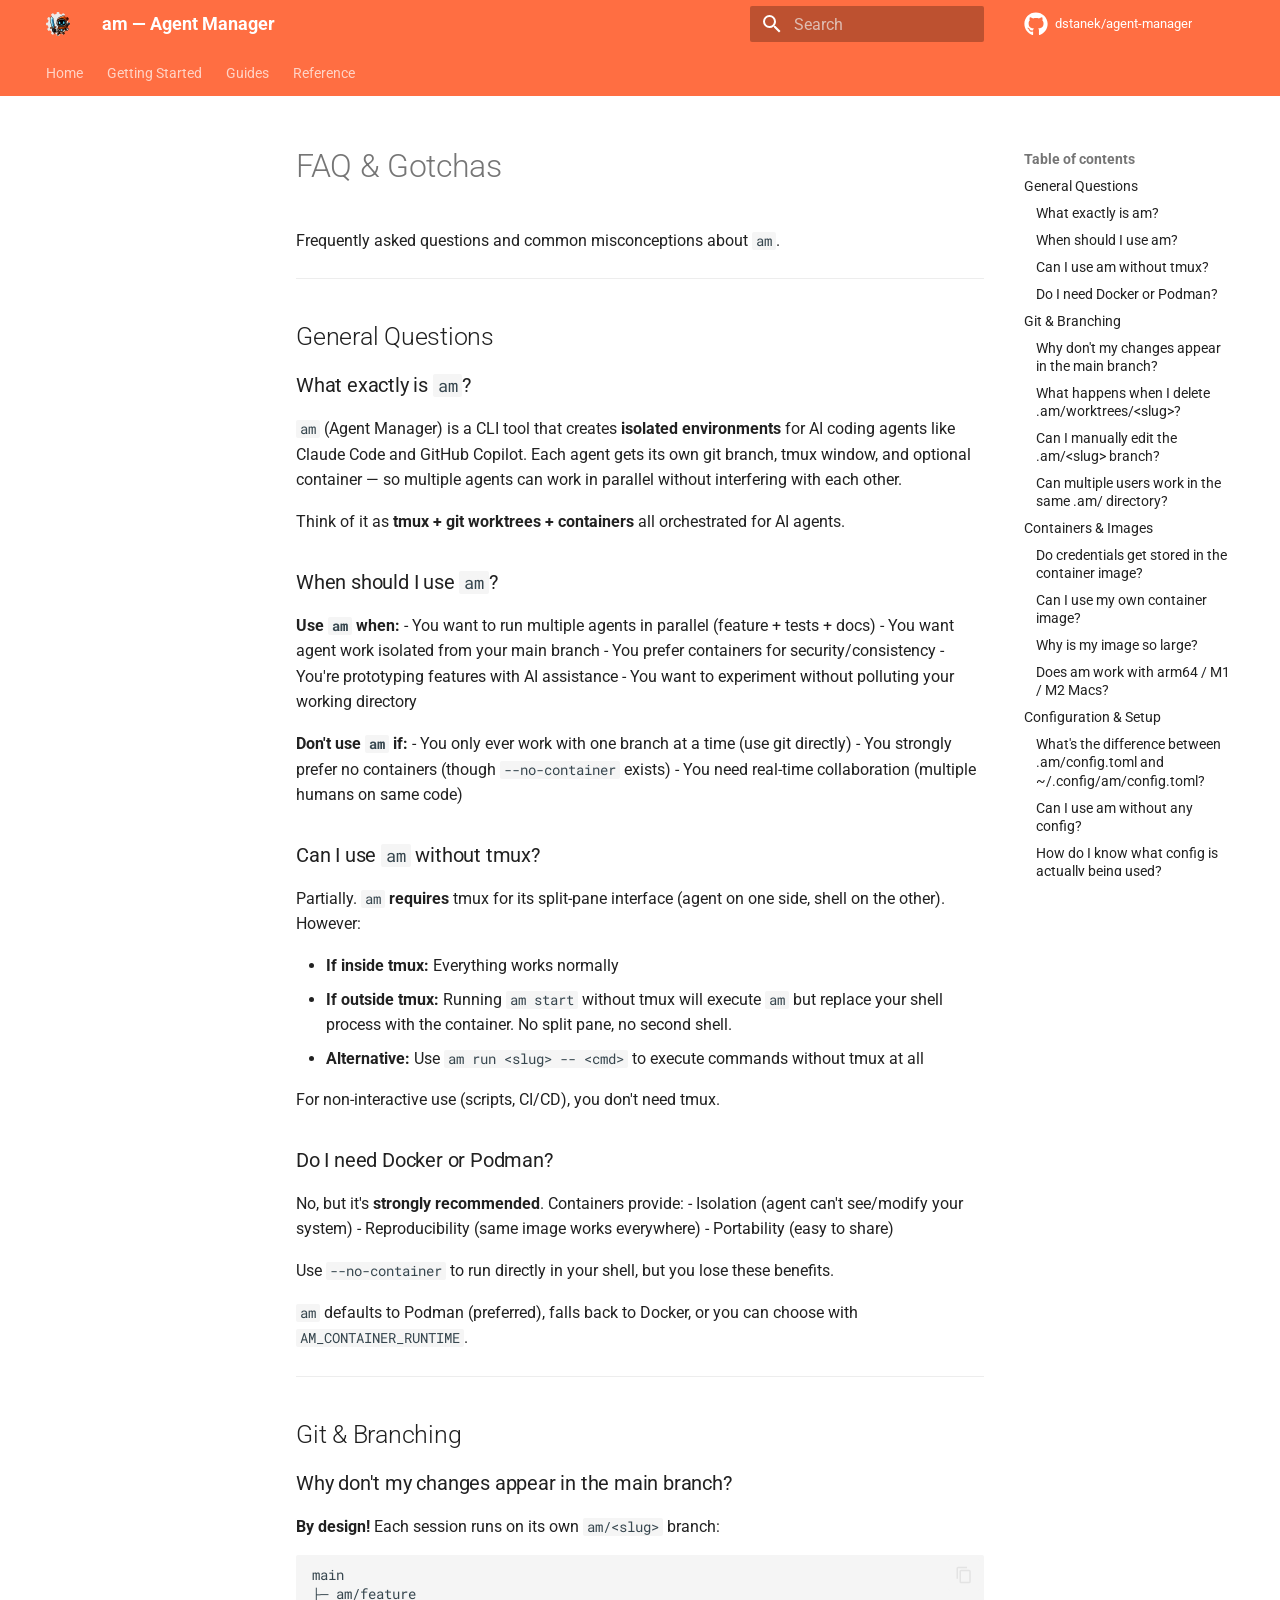
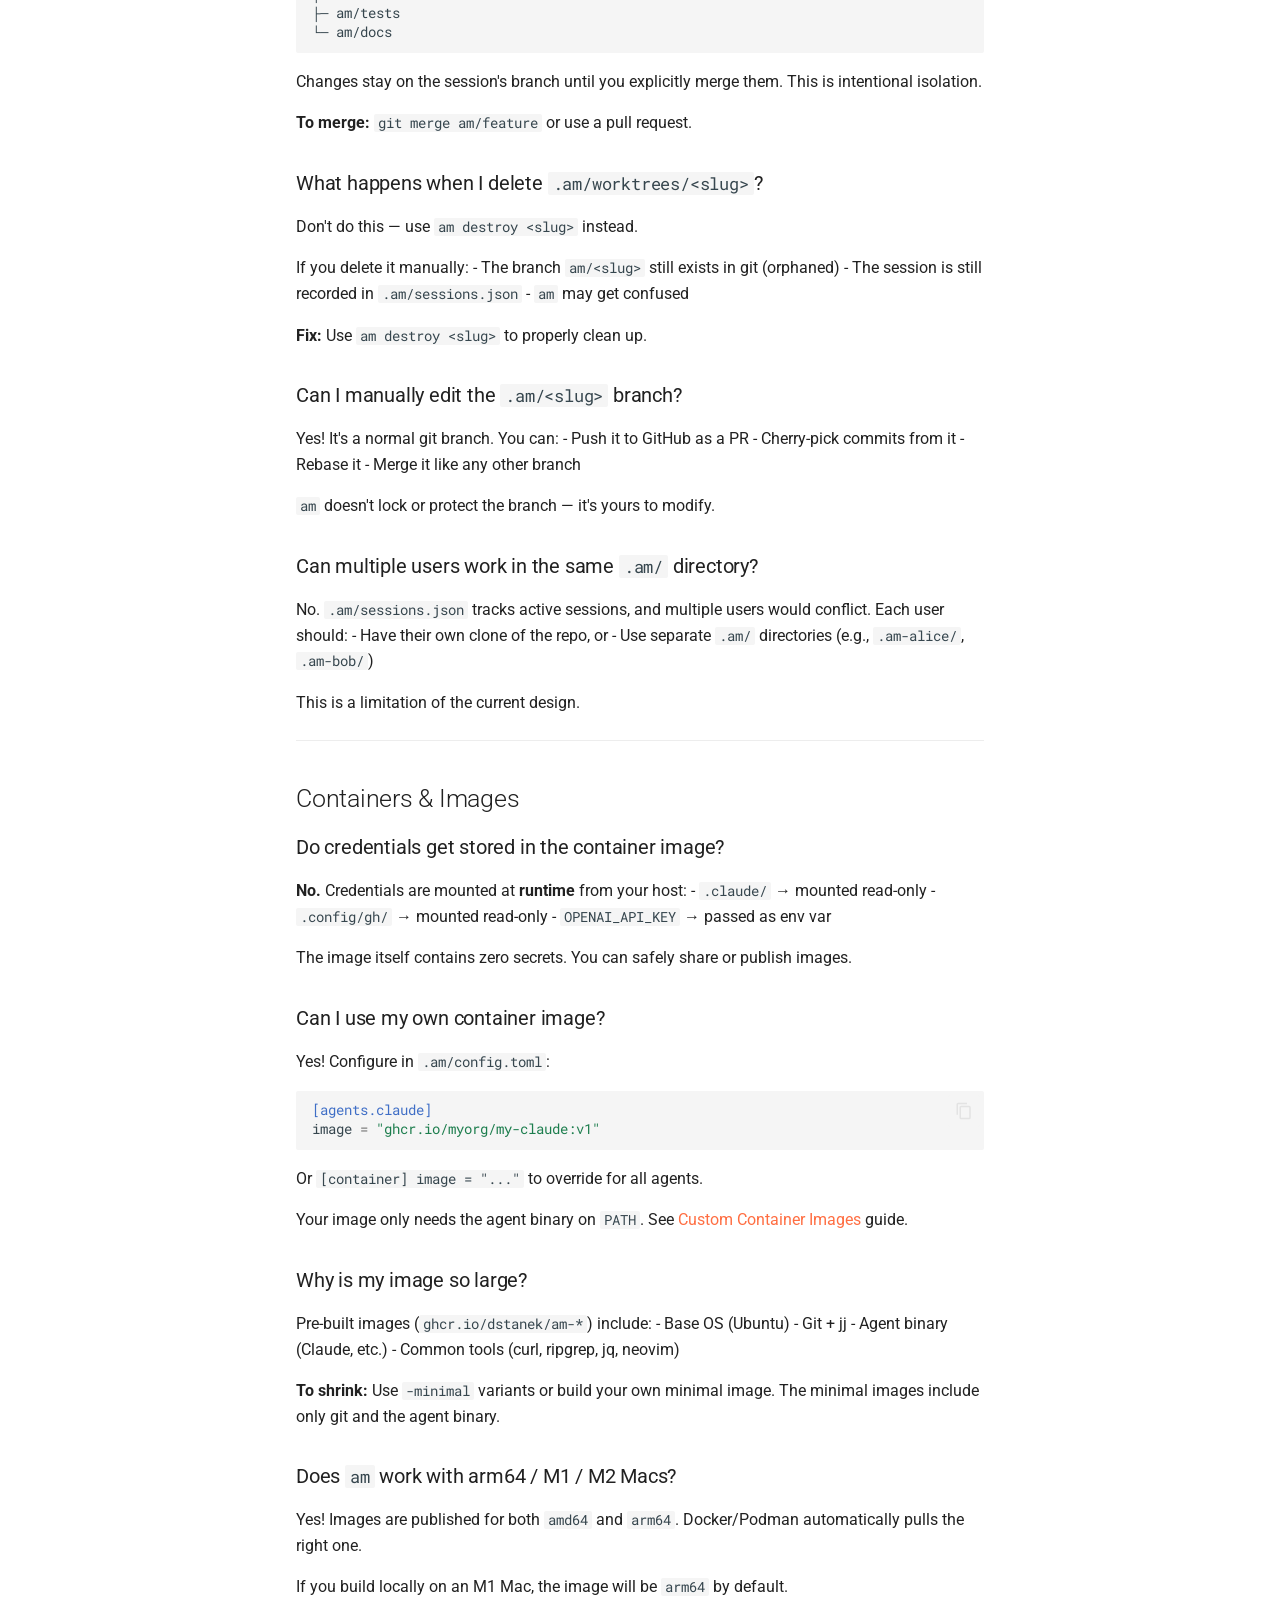
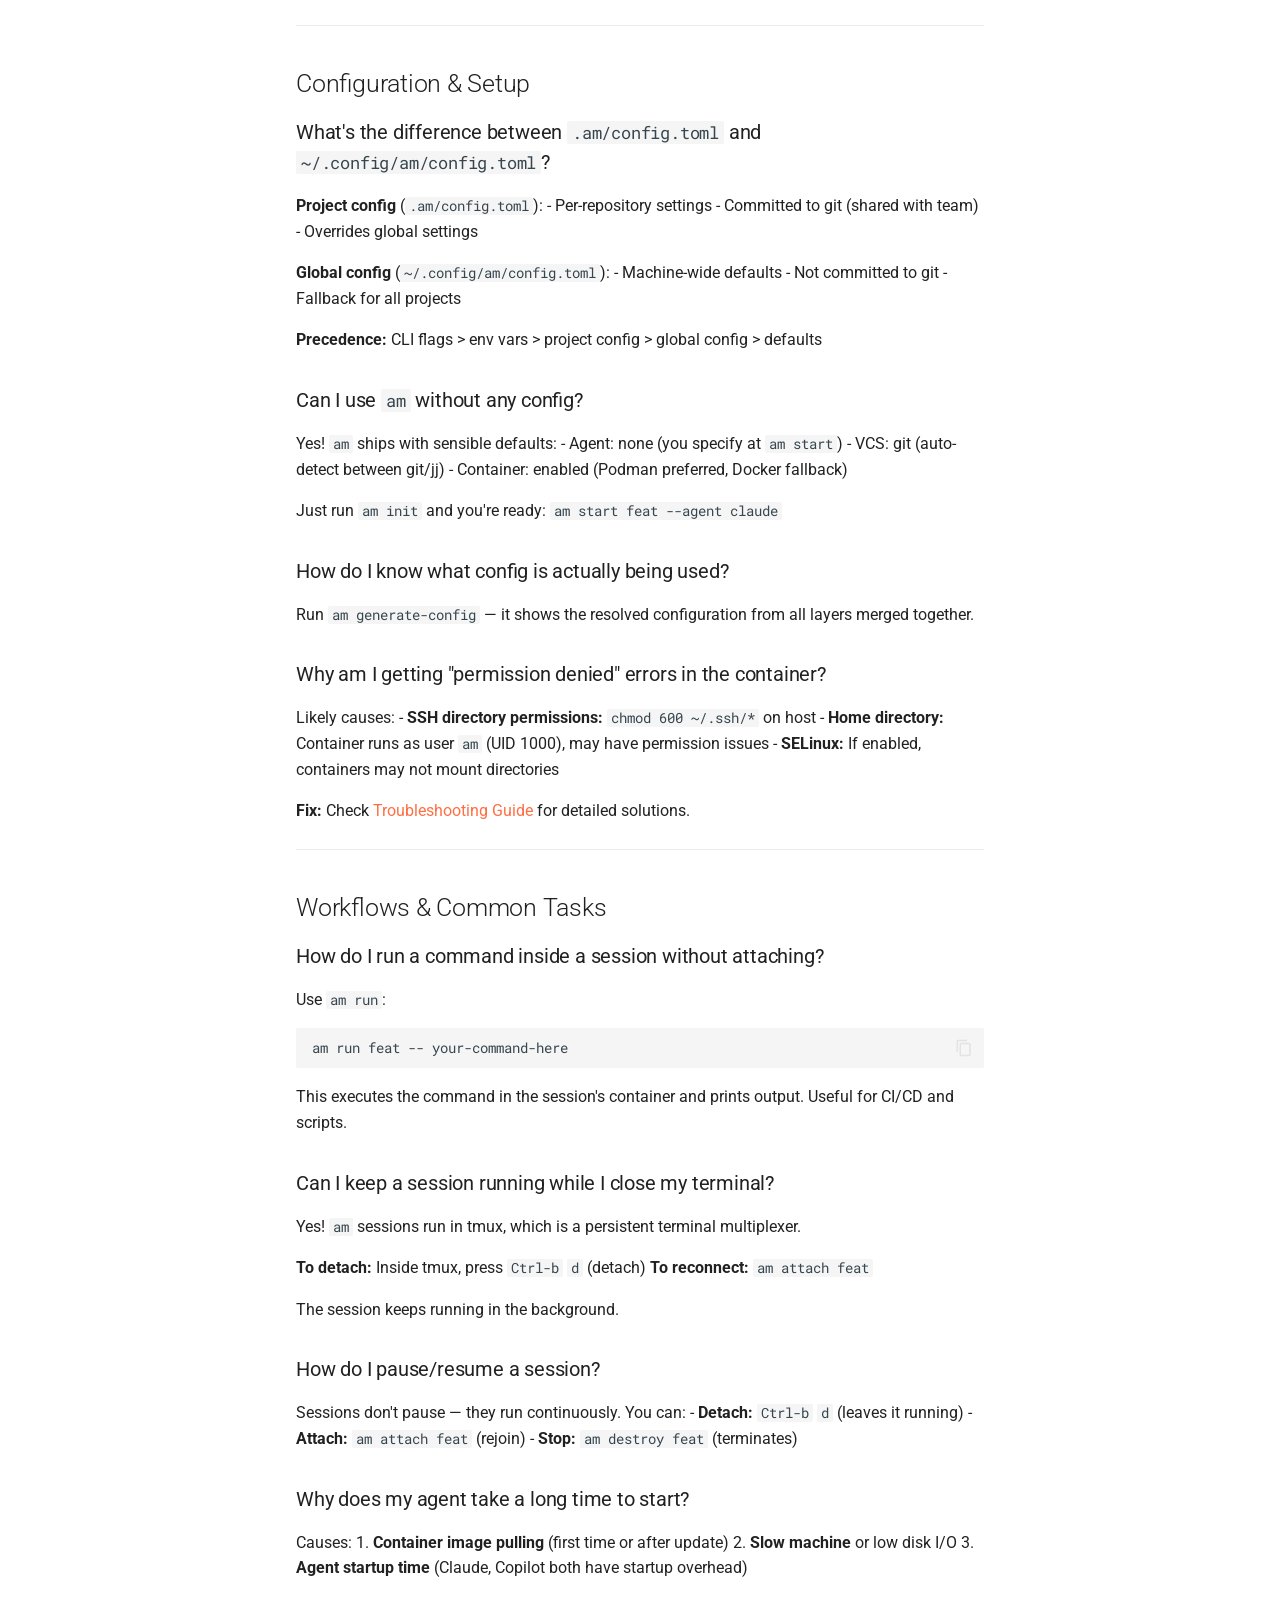
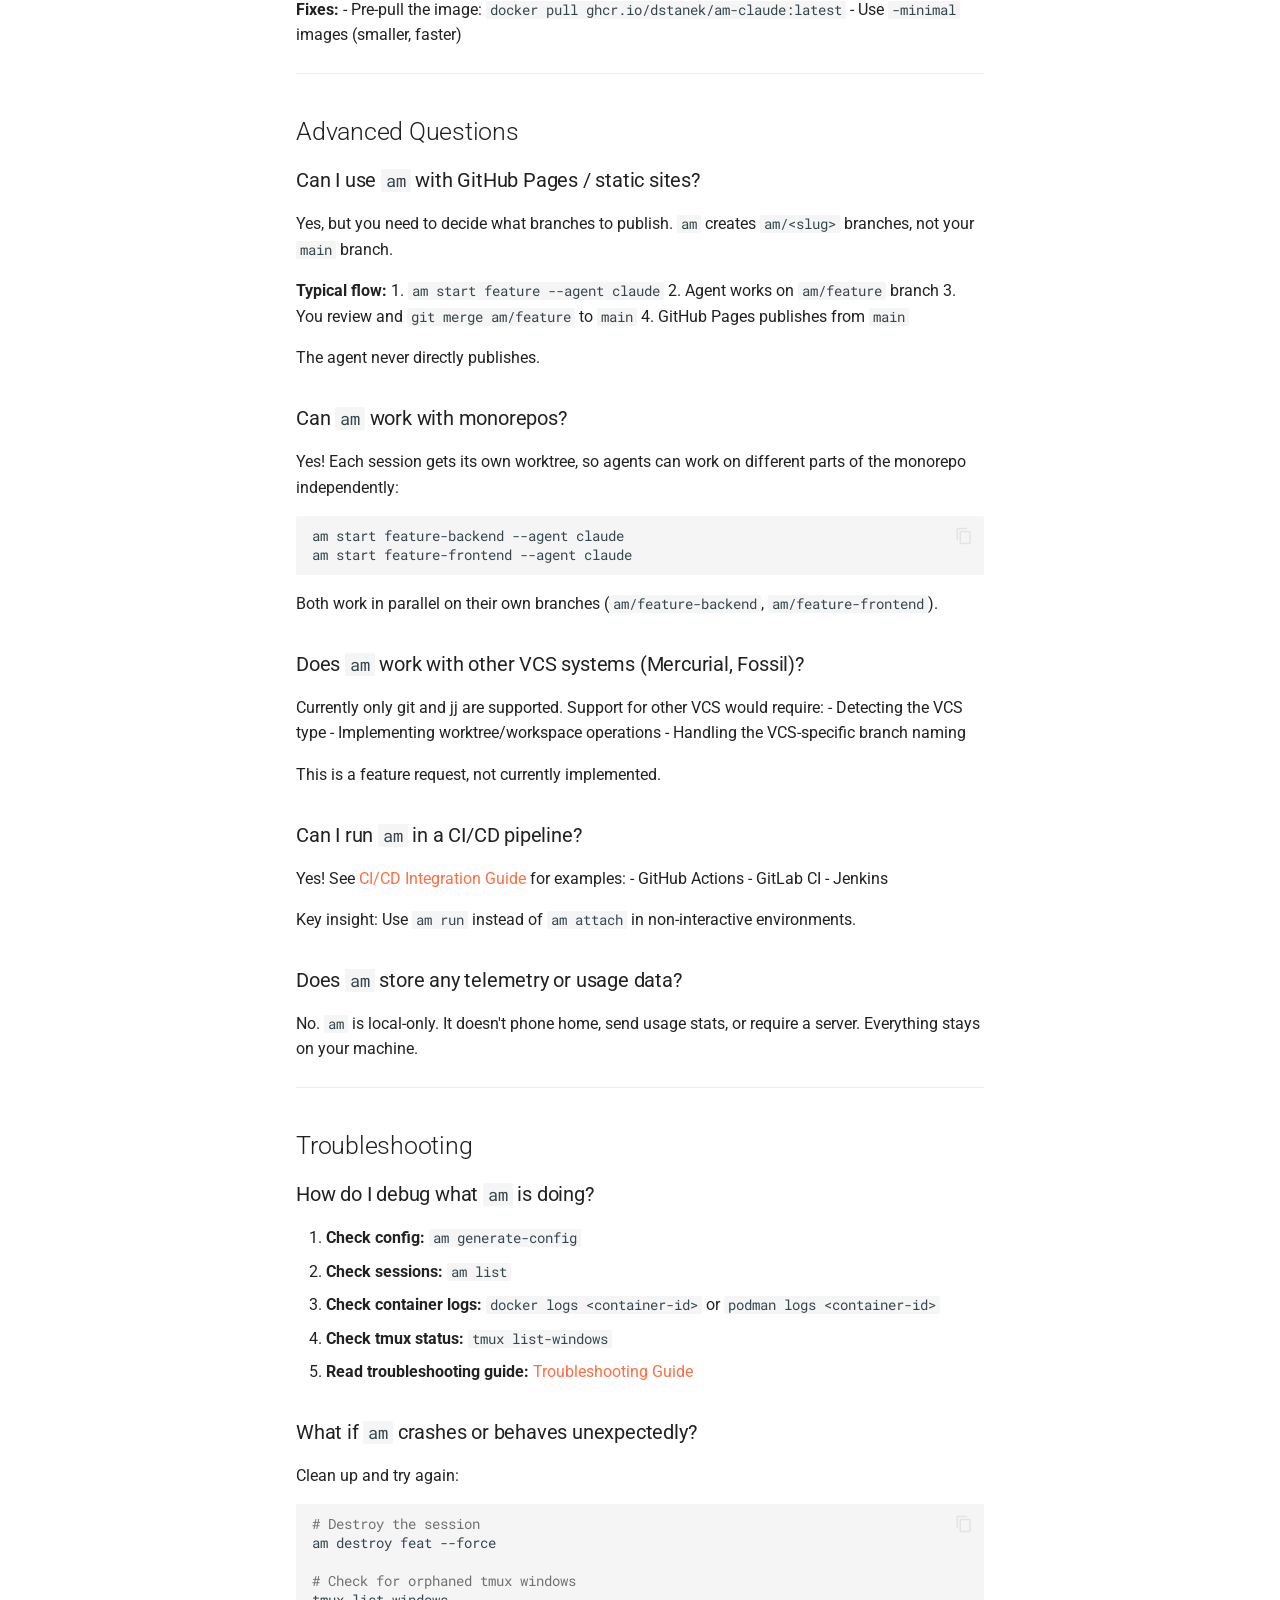
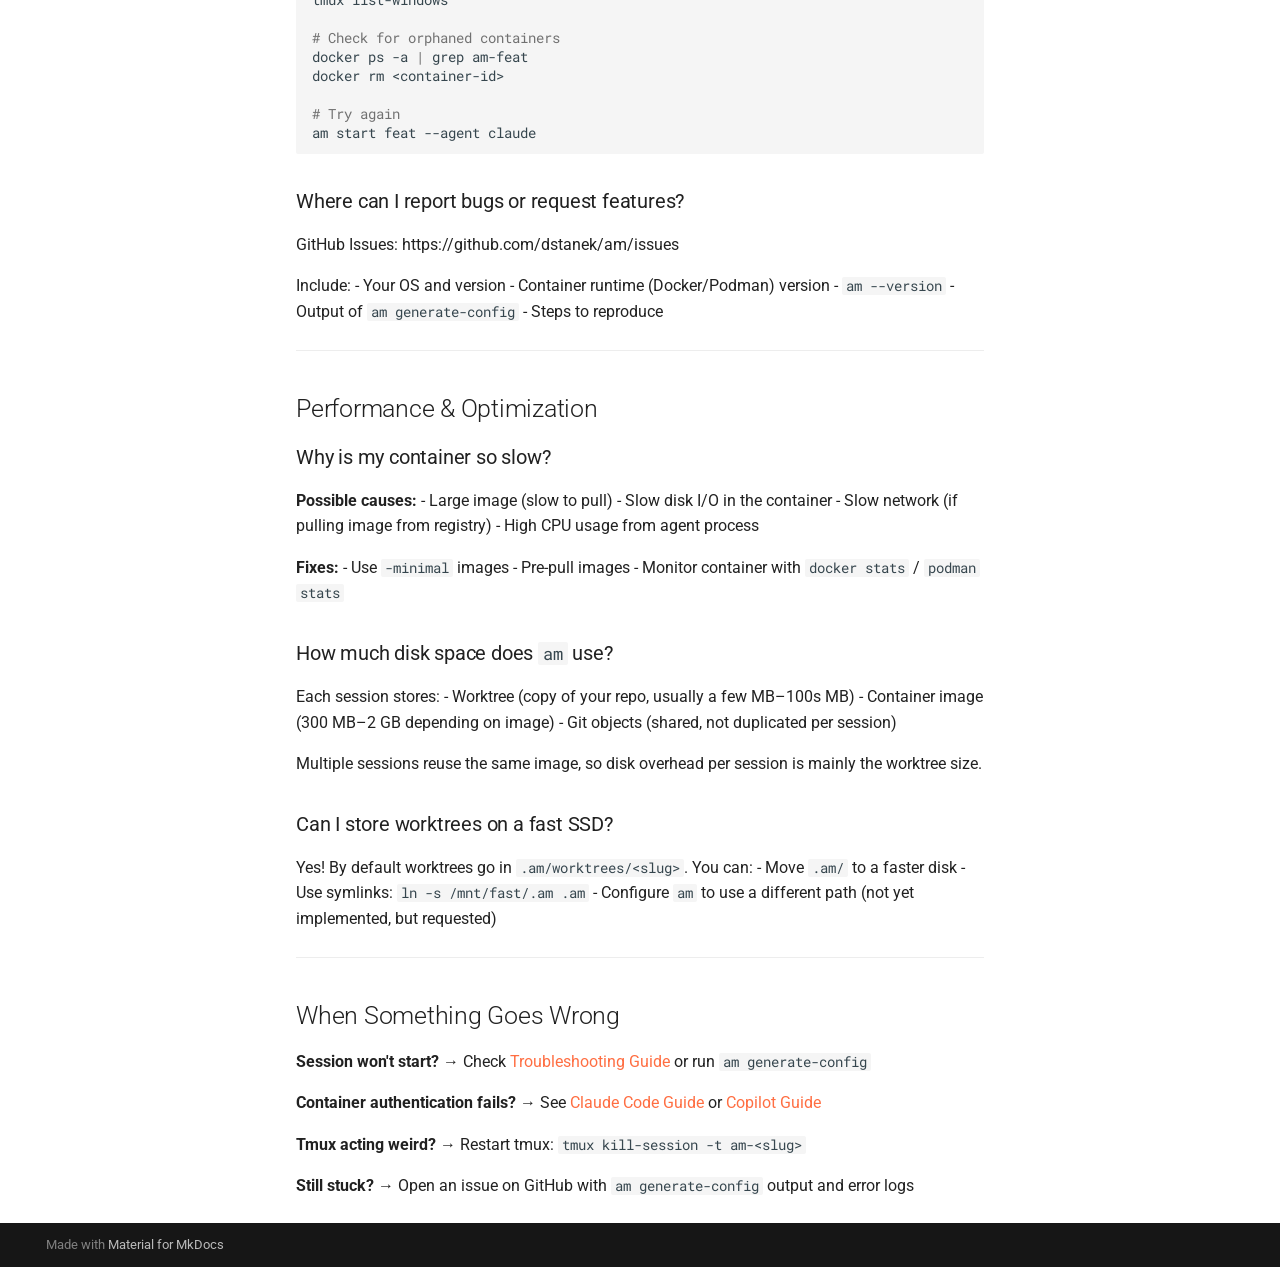
<file: guides/faq/index.html>
<!doctype html>
<html lang="en" class="no-js">
  <head>
    
      <meta charset="utf-8">
      <meta name="viewport" content="width=device-width,initial-scale=1">
      
        <meta name="description" content="Isolated environments for AI coding agents. Each session gets its own branch, a dedicated tmux window, and optional container isolation.">
      
      
      
        <link rel="canonical" href="https://dstanek.github.io/agent-manager/guides/faq/">
      
      
      
      
        
      
      
      <link rel="icon" href="../../assets/am-gear-192x192.png">
      <meta name="generator" content="mkdocs-1.6.1, mkdocs-material-9.7.6">
    
    
      
        <title>FAQ & Gotchas - am — Agent Manager</title>
      
    
    
      <link rel="stylesheet" href="../../assets/stylesheets/main.484c7ddc.min.css">
      
        
        <link rel="stylesheet" href="../../assets/stylesheets/palette.ab4e12ef.min.css">
      
      


    
    
      
    
    
      
        
        
        <link rel="preconnect" href="https://fonts.gstatic.com" crossorigin>
        <link rel="stylesheet" href="https://fonts.googleapis.com/css?family=Roboto:300,300i,400,400i,700,700i%7CRoboto+Mono:400,400i,700,700i&display=fallback">
        <style>:root{--md-text-font:"Roboto";--md-code-font:"Roboto Mono"}</style>
      
    
    
      <link rel="stylesheet" href="../../stylesheets/extra.css">
    
    <script>__md_scope=new URL("../..",location),__md_hash=e=>[...e].reduce(((e,_)=>(e<<5)-e+_.charCodeAt(0)),0),__md_get=(e,_=localStorage,t=__md_scope)=>JSON.parse(_.getItem(t.pathname+"."+e)),__md_set=(e,_,t=localStorage,a=__md_scope)=>{try{t.setItem(a.pathname+"."+e,JSON.stringify(_))}catch(e){}}</script>
    
      

    
    
  </head>
  
  
    
    
      
    
    
    
    
    <body dir="ltr" data-md-color-scheme="default" data-md-color-primary="deep-orange" data-md-color-accent="amber">
  
    
    <input class="md-toggle" data-md-toggle="drawer" type="checkbox" id="__drawer" autocomplete="off">
    <input class="md-toggle" data-md-toggle="search" type="checkbox" id="__search" autocomplete="off">
    <label class="md-overlay" for="__drawer"></label>
    <div data-md-component="skip">
      
        
        <a href="#faq-gotchas" class="md-skip">
          Skip to content
        </a>
      
    </div>
    <div data-md-component="announce">
      
    </div>
    
    
      

<header class="md-header" data-md-component="header">
  <nav class="md-header__inner md-grid" aria-label="Header">
    <a href="../.." title="am — Agent Manager" class="md-header__button md-logo" aria-label="am — Agent Manager" data-md-component="logo">
      
  <img src="../../assets/am-gear-192x192.png" alt="logo">

    </a>
    <label class="md-header__button md-icon" for="__drawer">
      
      <svg xmlns="http://www.w3.org/2000/svg" viewBox="0 0 24 24"><path d="M3 6h18v2H3zm0 5h18v2H3zm0 5h18v2H3z"/></svg>
    </label>
    <div class="md-header__title" data-md-component="header-title">
      <div class="md-header__ellipsis">
        <div class="md-header__topic">
          <span class="md-ellipsis">
            am — Agent Manager
          </span>
        </div>
        <div class="md-header__topic" data-md-component="header-topic">
          <span class="md-ellipsis">
            
              FAQ &amp; Gotchas
            
          </span>
        </div>
      </div>
    </div>
    
      
        <form class="md-header__option" data-md-component="palette">
  
    
    
    
    <input class="md-option" data-md-color-media="(prefers-color-scheme)" data-md-color-scheme="default" data-md-color-primary="deep-orange" data-md-color-accent="amber"  aria-label="Switch to dark mode"  type="radio" name="__palette" id="__palette_0">
    
      <label class="md-header__button md-icon" title="Switch to dark mode" for="__palette_1" hidden>
        <svg xmlns="http://www.w3.org/2000/svg" viewBox="0 0 24 24"><path d="m14.3 16-.7-2h-3.2l-.7 2H7.8L11 7h2l3.2 9zM20 8.69V4h-4.69L12 .69 8.69 4H4v4.69L.69 12 4 15.31V20h4.69L12 23.31 15.31 20H20v-4.69L23.31 12zm-9.15 3.96h2.3L12 9z"/></svg>
      </label>
    
  
    
    
    
    <input class="md-option" data-md-color-media="(prefers-color-scheme: dark)" data-md-color-scheme="slate" data-md-color-primary="deep-orange" data-md-color-accent="amber"  aria-label="Switch to light mode"  type="radio" name="__palette" id="__palette_1">
    
      <label class="md-header__button md-icon" title="Switch to light mode" for="__palette_0" hidden>
        <svg xmlns="http://www.w3.org/2000/svg" viewBox="0 0 24 24"><path d="M12 18c-.89 0-1.74-.2-2.5-.55C11.56 16.5 13 14.42 13 12s-1.44-4.5-3.5-5.45C10.26 6.2 11.11 6 12 6a6 6 0 0 1 6 6 6 6 0 0 1-6 6m8-9.31V4h-4.69L12 .69 8.69 4H4v4.69L.69 12 4 15.31V20h4.69L12 23.31 15.31 20H20v-4.69L23.31 12z"/></svg>
      </label>
    
  
</form>
      
    
    
      <script>var palette=__md_get("__palette");if(palette&&palette.color){if("(prefers-color-scheme)"===palette.color.media){var media=matchMedia("(prefers-color-scheme: light)"),input=document.querySelector(media.matches?"[data-md-color-media='(prefers-color-scheme: light)']":"[data-md-color-media='(prefers-color-scheme: dark)']");palette.color.media=input.getAttribute("data-md-color-media"),palette.color.scheme=input.getAttribute("data-md-color-scheme"),palette.color.primary=input.getAttribute("data-md-color-primary"),palette.color.accent=input.getAttribute("data-md-color-accent")}for(var[key,value]of Object.entries(palette.color))document.body.setAttribute("data-md-color-"+key,value)}</script>
    
    
    
      
      
        <label class="md-header__button md-icon" for="__search">
          
          <svg xmlns="http://www.w3.org/2000/svg" viewBox="0 0 24 24"><path d="M9.5 3A6.5 6.5 0 0 1 16 9.5c0 1.61-.59 3.09-1.56 4.23l.27.27h.79l5 5-1.5 1.5-5-5v-.79l-.27-.27A6.52 6.52 0 0 1 9.5 16 6.5 6.5 0 0 1 3 9.5 6.5 6.5 0 0 1 9.5 3m0 2C7 5 5 7 5 9.5S7 14 9.5 14 14 12 14 9.5 12 5 9.5 5"/></svg>
        </label>
        <div class="md-search" data-md-component="search" role="dialog">
  <label class="md-search__overlay" for="__search"></label>
  <div class="md-search__inner" role="search">
    <form class="md-search__form" name="search">
      <input type="text" class="md-search__input" name="query" aria-label="Search" placeholder="Search" autocapitalize="off" autocorrect="off" autocomplete="off" spellcheck="false" data-md-component="search-query" required>
      <label class="md-search__icon md-icon" for="__search">
        
        <svg xmlns="http://www.w3.org/2000/svg" viewBox="0 0 24 24"><path d="M9.5 3A6.5 6.5 0 0 1 16 9.5c0 1.61-.59 3.09-1.56 4.23l.27.27h.79l5 5-1.5 1.5-5-5v-.79l-.27-.27A6.52 6.52 0 0 1 9.5 16 6.5 6.5 0 0 1 3 9.5 6.5 6.5 0 0 1 9.5 3m0 2C7 5 5 7 5 9.5S7 14 9.5 14 14 12 14 9.5 12 5 9.5 5"/></svg>
        
        <svg xmlns="http://www.w3.org/2000/svg" viewBox="0 0 24 24"><path d="M20 11v2H8l5.5 5.5-1.42 1.42L4.16 12l7.92-7.92L13.5 5.5 8 11z"/></svg>
      </label>
      <nav class="md-search__options" aria-label="Search">
        
        <button type="reset" class="md-search__icon md-icon" title="Clear" aria-label="Clear" tabindex="-1">
          
          <svg xmlns="http://www.w3.org/2000/svg" viewBox="0 0 24 24"><path d="M19 6.41 17.59 5 12 10.59 6.41 5 5 6.41 10.59 12 5 17.59 6.41 19 12 13.41 17.59 19 19 17.59 13.41 12z"/></svg>
        </button>
      </nav>
      
        <div class="md-search__suggest" data-md-component="search-suggest"></div>
      
    </form>
    <div class="md-search__output">
      <div class="md-search__scrollwrap" tabindex="0" data-md-scrollfix>
        <div class="md-search-result" data-md-component="search-result">
          <div class="md-search-result__meta">
            Initializing search
          </div>
          <ol class="md-search-result__list" role="presentation"></ol>
        </div>
      </div>
    </div>
  </div>
</div>
      
    
    
      <div class="md-header__source">
        <a href="https://github.com/dstanek/agent-manager" title="Go to repository" class="md-source" data-md-component="source">
  <div class="md-source__icon md-icon">
    
    <svg xmlns="http://www.w3.org/2000/svg" viewBox="0 0 512 512"><!--! Font Awesome Free 7.1.0 by @fontawesome - https://fontawesome.com License - https://fontawesome.com/license/free (Icons: CC BY 4.0, Fonts: SIL OFL 1.1, Code: MIT License) Copyright 2025 Fonticons, Inc.--><path d="M173.9 397.4c0 2-2.3 3.6-5.2 3.6-3.3.3-5.6-1.3-5.6-3.6 0-2 2.3-3.6 5.2-3.6 3-.3 5.6 1.3 5.6 3.6m-31.1-4.5c-.7 2 1.3 4.3 4.3 4.9 2.6 1 5.6 0 6.2-2s-1.3-4.3-4.3-5.2c-2.6-.7-5.5.3-6.2 2.3m44.2-1.7c-2.9.7-4.9 2.6-4.6 4.9.3 2 2.9 3.3 5.9 2.6 2.9-.7 4.9-2.6 4.6-4.6-.3-1.9-3-3.2-5.9-2.9M252.8 8C114.1 8 8 113.3 8 252c0 110.9 69.8 205.8 169.5 239.2 12.8 2.3 17.3-5.6 17.3-12.1 0-6.2-.3-40.4-.3-61.4 0 0-70 15-84.7-29.8 0 0-11.4-29.1-27.8-36.6 0 0-22.9-15.7 1.6-15.4 0 0 24.9 2 38.6 25.8 21.9 38.6 58.6 27.5 72.9 20.9 2.3-16 8.8-27.1 16-33.7-55.9-6.2-112.3-14.3-112.3-110.5 0-27.5 7.6-41.3 23.6-58.9-2.6-6.5-11.1-33.3 2.6-67.9 20.9-6.5 69 27 69 27 20-5.6 41.5-8.5 62.8-8.5s42.8 2.9 62.8 8.5c0 0 48.1-33.6 69-27 13.7 34.7 5.2 61.4 2.6 67.9 16 17.7 25.8 31.5 25.8 58.9 0 96.5-58.9 104.2-114.8 110.5 9.2 7.9 17 22.9 17 46.4 0 33.7-.3 75.4-.3 83.6 0 6.5 4.6 14.4 17.3 12.1C436.2 457.8 504 362.9 504 252 504 113.3 391.5 8 252.8 8M105.2 352.9c-1.3 1-1 3.3.7 5.2 1.6 1.6 3.9 2.3 5.2 1 1.3-1 1-3.3-.7-5.2-1.6-1.6-3.9-2.3-5.2-1m-10.8-8.1c-.7 1.3.3 2.9 2.3 3.9 1.6 1 3.6.7 4.3-.7.7-1.3-.3-2.9-2.3-3.9-2-.6-3.6-.3-4.3.7m32.4 35.6c-1.6 1.3-1 4.3 1.3 6.2 2.3 2.3 5.2 2.6 6.5 1 1.3-1.3.7-4.3-1.3-6.2-2.2-2.3-5.2-2.6-6.5-1m-11.4-14.7c-1.6 1-1.6 3.6 0 5.9s4.3 3.3 5.6 2.3c1.6-1.3 1.6-3.9 0-6.2-1.4-2.3-4-3.3-5.6-2"/></svg>
  </div>
  <div class="md-source__repository">
    dstanek/agent-manager
  </div>
</a>
      </div>
    
  </nav>
  
</header>
    
    <div class="md-container" data-md-component="container">
      
      
        
          
            
<nav class="md-tabs" aria-label="Tabs" data-md-component="tabs">
  <div class="md-grid">
    <ul class="md-tabs__list">
      
        
  
  
  
  
    <li class="md-tabs__item">
      <a href="../.." class="md-tabs__link">
        
  
  
    
  
  Home

      </a>
    </li>
  

      
        
  
  
  
  
    
    
      <li class="md-tabs__item">
        <a href="../../getting-started/installation/" class="md-tabs__link">
          
  
  
  Getting Started

        </a>
      </li>
    
  

      
        
  
  
  
  
    
    
      <li class="md-tabs__item">
        <a href="../claude-code/" class="md-tabs__link">
          
  
  
  Guides

        </a>
      </li>
    
  

      
        
  
  
  
  
    
    
      <li class="md-tabs__item">
        <a href="../../reference/quick-reference/" class="md-tabs__link">
          
  
  
  Reference

        </a>
      </li>
    
  

      
    </ul>
  </div>
</nav>
          
        
      
      <main class="md-main" data-md-component="main">
        <div class="md-main__inner md-grid">
          
            
              
              <div class="md-sidebar md-sidebar--primary" data-md-component="sidebar" data-md-type="navigation" >
                <div class="md-sidebar__scrollwrap">
                  <div class="md-sidebar__inner">
                    


  


<nav class="md-nav md-nav--primary md-nav--lifted" aria-label="Navigation" data-md-level="0">
  <label class="md-nav__title" for="__drawer">
    <a href="../.." title="am — Agent Manager" class="md-nav__button md-logo" aria-label="am — Agent Manager" data-md-component="logo">
      
  <img src="../../assets/am-gear-192x192.png" alt="logo">

    </a>
    am — Agent Manager
  </label>
  
    <div class="md-nav__source">
      <a href="https://github.com/dstanek/agent-manager" title="Go to repository" class="md-source" data-md-component="source">
  <div class="md-source__icon md-icon">
    
    <svg xmlns="http://www.w3.org/2000/svg" viewBox="0 0 512 512"><!--! Font Awesome Free 7.1.0 by @fontawesome - https://fontawesome.com License - https://fontawesome.com/license/free (Icons: CC BY 4.0, Fonts: SIL OFL 1.1, Code: MIT License) Copyright 2025 Fonticons, Inc.--><path d="M173.9 397.4c0 2-2.3 3.6-5.2 3.6-3.3.3-5.6-1.3-5.6-3.6 0-2 2.3-3.6 5.2-3.6 3-.3 5.6 1.3 5.6 3.6m-31.1-4.5c-.7 2 1.3 4.3 4.3 4.9 2.6 1 5.6 0 6.2-2s-1.3-4.3-4.3-5.2c-2.6-.7-5.5.3-6.2 2.3m44.2-1.7c-2.9.7-4.9 2.6-4.6 4.9.3 2 2.9 3.3 5.9 2.6 2.9-.7 4.9-2.6 4.6-4.6-.3-1.9-3-3.2-5.9-2.9M252.8 8C114.1 8 8 113.3 8 252c0 110.9 69.8 205.8 169.5 239.2 12.8 2.3 17.3-5.6 17.3-12.1 0-6.2-.3-40.4-.3-61.4 0 0-70 15-84.7-29.8 0 0-11.4-29.1-27.8-36.6 0 0-22.9-15.7 1.6-15.4 0 0 24.9 2 38.6 25.8 21.9 38.6 58.6 27.5 72.9 20.9 2.3-16 8.8-27.1 16-33.7-55.9-6.2-112.3-14.3-112.3-110.5 0-27.5 7.6-41.3 23.6-58.9-2.6-6.5-11.1-33.3 2.6-67.9 20.9-6.5 69 27 69 27 20-5.6 41.5-8.5 62.8-8.5s42.8 2.9 62.8 8.5c0 0 48.1-33.6 69-27 13.7 34.7 5.2 61.4 2.6 67.9 16 17.7 25.8 31.5 25.8 58.9 0 96.5-58.9 104.2-114.8 110.5 9.2 7.9 17 22.9 17 46.4 0 33.7-.3 75.4-.3 83.6 0 6.5 4.6 14.4 17.3 12.1C436.2 457.8 504 362.9 504 252 504 113.3 391.5 8 252.8 8M105.2 352.9c-1.3 1-1 3.3.7 5.2 1.6 1.6 3.9 2.3 5.2 1 1.3-1 1-3.3-.7-5.2-1.6-1.6-3.9-2.3-5.2-1m-10.8-8.1c-.7 1.3.3 2.9 2.3 3.9 1.6 1 3.6.7 4.3-.7.7-1.3-.3-2.9-2.3-3.9-2-.6-3.6-.3-4.3.7m32.4 35.6c-1.6 1.3-1 4.3 1.3 6.2 2.3 2.3 5.2 2.6 6.5 1 1.3-1.3.7-4.3-1.3-6.2-2.2-2.3-5.2-2.6-6.5-1m-11.4-14.7c-1.6 1-1.6 3.6 0 5.9s4.3 3.3 5.6 2.3c1.6-1.3 1.6-3.9 0-6.2-1.4-2.3-4-3.3-5.6-2"/></svg>
  </div>
  <div class="md-source__repository">
    dstanek/agent-manager
  </div>
</a>
    </div>
  
  <ul class="md-nav__list" data-md-scrollfix>
    
      
      
  
  
  
  
    <li class="md-nav__item">
      <a href="../.." class="md-nav__link">
        
  
  
  <span class="md-ellipsis">
    
  
    Home
  

    
  </span>
  
  

      </a>
    </li>
  

    
      
      
  
  
  
  
    
    
    
    
      
      
        
      
    
    
    <li class="md-nav__item md-nav__item--nested">
      
        
        
        <input class="md-nav__toggle md-toggle " type="checkbox" id="__nav_2" >
        
          
          <label class="md-nav__link" for="__nav_2" id="__nav_2_label" tabindex="0">
            
  
  
  <span class="md-ellipsis">
    
  
    Getting Started
  

    
  </span>
  
  

            <span class="md-nav__icon md-icon"></span>
          </label>
        
        <nav class="md-nav" data-md-level="1" aria-labelledby="__nav_2_label" aria-expanded="false">
          <label class="md-nav__title" for="__nav_2">
            <span class="md-nav__icon md-icon"></span>
            
  
    Getting Started
  

          </label>
          <ul class="md-nav__list" data-md-scrollfix>
            
              
                
  
  
  
  
    <li class="md-nav__item">
      <a href="../../getting-started/installation/" class="md-nav__link">
        
  
  
  <span class="md-ellipsis">
    
  
    Installation
  

    
  </span>
  
  

      </a>
    </li>
  

              
            
              
                
  
  
  
  
    <li class="md-nav__item">
      <a href="../../getting-started/quick-start/" class="md-nav__link">
        
  
  
  <span class="md-ellipsis">
    
  
    Quick Start
  

    
  </span>
  
  

      </a>
    </li>
  

              
            
              
                
  
  
  
  
    <li class="md-nav__item">
      <a href="../../concepts/" class="md-nav__link">
        
  
  
  <span class="md-ellipsis">
    
  
    Concepts
  

    
  </span>
  
  

      </a>
    </li>
  

              
            
          </ul>
        </nav>
      
    </li>
  

    
      
      
  
  
  
  
    
    
    
    
      
      
        
      
    
    
    <li class="md-nav__item md-nav__item--nested">
      
        
        
        <input class="md-nav__toggle md-toggle " type="checkbox" id="__nav_3" >
        
          
          <label class="md-nav__link" for="__nav_3" id="__nav_3_label" tabindex="0">
            
  
  
  <span class="md-ellipsis">
    
  
    Guides
  

    
  </span>
  
  

            <span class="md-nav__icon md-icon"></span>
          </label>
        
        <nav class="md-nav" data-md-level="1" aria-labelledby="__nav_3_label" aria-expanded="false">
          <label class="md-nav__title" for="__nav_3">
            <span class="md-nav__icon md-icon"></span>
            
  
    Guides
  

          </label>
          <ul class="md-nav__list" data-md-scrollfix>
            
              
                
  
  
  
  
    <li class="md-nav__item">
      <a href="../claude-code/" class="md-nav__link">
        
  
  
  <span class="md-ellipsis">
    
  
    Claude Code
  

    
  </span>
  
  

      </a>
    </li>
  

              
            
              
                
  
  
  
  
    <li class="md-nav__item">
      <a href="../github-copilot/" class="md-nav__link">
        
  
  
  <span class="md-ellipsis">
    
  
    GitHub Copilot
  

    
  </span>
  
  

      </a>
    </li>
  

              
            
              
                
  
  
  
  
    <li class="md-nav__item">
      <a href="../custom-images/" class="md-nav__link">
        
  
  
  <span class="md-ellipsis">
    
  
    Custom Images
  

    
  </span>
  
  

      </a>
    </li>
  

              
            
              
                
  
  
  
  
    <li class="md-nav__item">
      <a href="../troubleshooting/" class="md-nav__link">
        
  
  
  <span class="md-ellipsis">
    
  
    Troubleshooting
  

    
  </span>
  
  

      </a>
    </li>
  

              
            
              
                
  
  
  
  
    <li class="md-nav__item">
      <a href="../ci-cd-integration/" class="md-nav__link">
        
  
  
  <span class="md-ellipsis">
    
  
    CI/CD Integration
  

    
  </span>
  
  

      </a>
    </li>
  

              
            
          </ul>
        </nav>
      
    </li>
  

    
      
      
  
  
  
  
    
    
    
    
      
      
        
      
    
    
    <li class="md-nav__item md-nav__item--nested">
      
        
        
        <input class="md-nav__toggle md-toggle " type="checkbox" id="__nav_4" >
        
          
          <label class="md-nav__link" for="__nav_4" id="__nav_4_label" tabindex="0">
            
  
  
  <span class="md-ellipsis">
    
  
    Reference
  

    
  </span>
  
  

            <span class="md-nav__icon md-icon"></span>
          </label>
        
        <nav class="md-nav" data-md-level="1" aria-labelledby="__nav_4_label" aria-expanded="false">
          <label class="md-nav__title" for="__nav_4">
            <span class="md-nav__icon md-icon"></span>
            
  
    Reference
  

          </label>
          <ul class="md-nav__list" data-md-scrollfix>
            
              
                
  
  
  
  
    <li class="md-nav__item">
      <a href="../../reference/quick-reference/" class="md-nav__link">
        
  
  
  <span class="md-ellipsis">
    
  
    Quick Reference
  

    
  </span>
  
  

      </a>
    </li>
  

              
            
              
                
  
  
  
  
    <li class="md-nav__item">
      <a href="../../reference/commands/" class="md-nav__link">
        
  
  
  <span class="md-ellipsis">
    
  
    Commands
  

    
  </span>
  
  

      </a>
    </li>
  

              
            
              
                
  
  
  
  
    <li class="md-nav__item">
      <a href="../../reference/configuration/" class="md-nav__link">
        
  
  
  <span class="md-ellipsis">
    
  
    Configuration
  

    
  </span>
  
  

      </a>
    </li>
  

              
            
              
                
  
  
  
  
    <li class="md-nav__item">
      <a href="../../reference/commit-trailers/" class="md-nav__link">
        
  
  
  <span class="md-ellipsis">
    
  
    Commit Trailers
  

    
  </span>
  
  

      </a>
    </li>
  

              
            
          </ul>
        </nav>
      
    </li>
  

    
  </ul>
</nav>
                  </div>
                </div>
              </div>
            
            
              
              <div class="md-sidebar md-sidebar--secondary" data-md-component="sidebar" data-md-type="toc" >
                <div class="md-sidebar__scrollwrap">
                  <div class="md-sidebar__inner">
                    

<nav class="md-nav md-nav--secondary" aria-label="Table of contents">
  
  
  
    
  
  
    <label class="md-nav__title" for="__toc">
      <span class="md-nav__icon md-icon"></span>
      Table of contents
    </label>
    <ul class="md-nav__list" data-md-component="toc" data-md-scrollfix>
      
        <li class="md-nav__item">
  <a href="#general-questions" class="md-nav__link">
    <span class="md-ellipsis">
      
        General Questions
      
    </span>
  </a>
  
    <nav class="md-nav" aria-label="General Questions">
      <ul class="md-nav__list">
        
          <li class="md-nav__item">
  <a href="#what-exactly-is-am" class="md-nav__link">
    <span class="md-ellipsis">
      
        What exactly is am?
      
    </span>
  </a>
  
</li>
        
          <li class="md-nav__item">
  <a href="#when-should-i-use-am" class="md-nav__link">
    <span class="md-ellipsis">
      
        When should I use am?
      
    </span>
  </a>
  
</li>
        
          <li class="md-nav__item">
  <a href="#can-i-use-am-without-tmux" class="md-nav__link">
    <span class="md-ellipsis">
      
        Can I use am without tmux?
      
    </span>
  </a>
  
</li>
        
          <li class="md-nav__item">
  <a href="#do-i-need-docker-or-podman" class="md-nav__link">
    <span class="md-ellipsis">
      
        Do I need Docker or Podman?
      
    </span>
  </a>
  
</li>
        
      </ul>
    </nav>
  
</li>
      
        <li class="md-nav__item">
  <a href="#git-branching" class="md-nav__link">
    <span class="md-ellipsis">
      
        Git &amp; Branching
      
    </span>
  </a>
  
    <nav class="md-nav" aria-label="Git &amp; Branching">
      <ul class="md-nav__list">
        
          <li class="md-nav__item">
  <a href="#why-dont-my-changes-appear-in-the-main-branch" class="md-nav__link">
    <span class="md-ellipsis">
      
        Why don't my changes appear in the main branch?
      
    </span>
  </a>
  
</li>
        
          <li class="md-nav__item">
  <a href="#what-happens-when-i-delete-amworktreesslug" class="md-nav__link">
    <span class="md-ellipsis">
      
        What happens when I delete .am/worktrees/&lt;slug&gt;?
      
    </span>
  </a>
  
</li>
        
          <li class="md-nav__item">
  <a href="#can-i-manually-edit-the-amslug-branch" class="md-nav__link">
    <span class="md-ellipsis">
      
        Can I manually edit the .am/&lt;slug&gt; branch?
      
    </span>
  </a>
  
</li>
        
          <li class="md-nav__item">
  <a href="#can-multiple-users-work-in-the-same-am-directory" class="md-nav__link">
    <span class="md-ellipsis">
      
        Can multiple users work in the same .am/ directory?
      
    </span>
  </a>
  
</li>
        
      </ul>
    </nav>
  
</li>
      
        <li class="md-nav__item">
  <a href="#containers-images" class="md-nav__link">
    <span class="md-ellipsis">
      
        Containers &amp; Images
      
    </span>
  </a>
  
    <nav class="md-nav" aria-label="Containers &amp; Images">
      <ul class="md-nav__list">
        
          <li class="md-nav__item">
  <a href="#do-credentials-get-stored-in-the-container-image" class="md-nav__link">
    <span class="md-ellipsis">
      
        Do credentials get stored in the container image?
      
    </span>
  </a>
  
</li>
        
          <li class="md-nav__item">
  <a href="#can-i-use-my-own-container-image" class="md-nav__link">
    <span class="md-ellipsis">
      
        Can I use my own container image?
      
    </span>
  </a>
  
</li>
        
          <li class="md-nav__item">
  <a href="#why-is-my-image-so-large" class="md-nav__link">
    <span class="md-ellipsis">
      
        Why is my image so large?
      
    </span>
  </a>
  
</li>
        
          <li class="md-nav__item">
  <a href="#does-am-work-with-arm64-m1-m2-macs" class="md-nav__link">
    <span class="md-ellipsis">
      
        Does am work with arm64 / M1 / M2 Macs?
      
    </span>
  </a>
  
</li>
        
      </ul>
    </nav>
  
</li>
      
        <li class="md-nav__item">
  <a href="#configuration-setup" class="md-nav__link">
    <span class="md-ellipsis">
      
        Configuration &amp; Setup
      
    </span>
  </a>
  
    <nav class="md-nav" aria-label="Configuration &amp; Setup">
      <ul class="md-nav__list">
        
          <li class="md-nav__item">
  <a href="#whats-the-difference-between-amconfigtoml-and-configamconfigtoml" class="md-nav__link">
    <span class="md-ellipsis">
      
        What's the difference between .am/config.toml and ~/.config/am/config.toml?
      
    </span>
  </a>
  
</li>
        
          <li class="md-nav__item">
  <a href="#can-i-use-am-without-any-config" class="md-nav__link">
    <span class="md-ellipsis">
      
        Can I use am without any config?
      
    </span>
  </a>
  
</li>
        
          <li class="md-nav__item">
  <a href="#how-do-i-know-what-config-is-actually-being-used" class="md-nav__link">
    <span class="md-ellipsis">
      
        How do I know what config is actually being used?
      
    </span>
  </a>
  
</li>
        
          <li class="md-nav__item">
  <a href="#why-am-i-getting-permission-denied-errors-in-the-container" class="md-nav__link">
    <span class="md-ellipsis">
      
        Why am I getting "permission denied" errors in the container?
      
    </span>
  </a>
  
</li>
        
      </ul>
    </nav>
  
</li>
      
        <li class="md-nav__item">
  <a href="#workflows-common-tasks" class="md-nav__link">
    <span class="md-ellipsis">
      
        Workflows &amp; Common Tasks
      
    </span>
  </a>
  
    <nav class="md-nav" aria-label="Workflows &amp; Common Tasks">
      <ul class="md-nav__list">
        
          <li class="md-nav__item">
  <a href="#how-do-i-run-a-command-inside-a-session-without-attaching" class="md-nav__link">
    <span class="md-ellipsis">
      
        How do I run a command inside a session without attaching?
      
    </span>
  </a>
  
</li>
        
          <li class="md-nav__item">
  <a href="#can-i-keep-a-session-running-while-i-close-my-terminal" class="md-nav__link">
    <span class="md-ellipsis">
      
        Can I keep a session running while I close my terminal?
      
    </span>
  </a>
  
</li>
        
          <li class="md-nav__item">
  <a href="#how-do-i-pauseresume-a-session" class="md-nav__link">
    <span class="md-ellipsis">
      
        How do I pause/resume a session?
      
    </span>
  </a>
  
</li>
        
          <li class="md-nav__item">
  <a href="#why-does-my-agent-take-a-long-time-to-start" class="md-nav__link">
    <span class="md-ellipsis">
      
        Why does my agent take a long time to start?
      
    </span>
  </a>
  
</li>
        
      </ul>
    </nav>
  
</li>
      
        <li class="md-nav__item">
  <a href="#advanced-questions" class="md-nav__link">
    <span class="md-ellipsis">
      
        Advanced Questions
      
    </span>
  </a>
  
    <nav class="md-nav" aria-label="Advanced Questions">
      <ul class="md-nav__list">
        
          <li class="md-nav__item">
  <a href="#can-i-use-am-with-github-pages-static-sites" class="md-nav__link">
    <span class="md-ellipsis">
      
        Can I use am with GitHub Pages / static sites?
      
    </span>
  </a>
  
</li>
        
          <li class="md-nav__item">
  <a href="#can-am-work-with-monorepos" class="md-nav__link">
    <span class="md-ellipsis">
      
        Can am work with monorepos?
      
    </span>
  </a>
  
</li>
        
          <li class="md-nav__item">
  <a href="#does-am-work-with-other-vcs-systems-mercurial-fossil" class="md-nav__link">
    <span class="md-ellipsis">
      
        Does am work with other VCS systems (Mercurial, Fossil)?
      
    </span>
  </a>
  
</li>
        
          <li class="md-nav__item">
  <a href="#can-i-run-am-in-a-cicd-pipeline" class="md-nav__link">
    <span class="md-ellipsis">
      
        Can I run am in a CI/CD pipeline?
      
    </span>
  </a>
  
</li>
        
          <li class="md-nav__item">
  <a href="#does-am-store-any-telemetry-or-usage-data" class="md-nav__link">
    <span class="md-ellipsis">
      
        Does am store any telemetry or usage data?
      
    </span>
  </a>
  
</li>
        
      </ul>
    </nav>
  
</li>
      
        <li class="md-nav__item">
  <a href="#troubleshooting" class="md-nav__link">
    <span class="md-ellipsis">
      
        Troubleshooting
      
    </span>
  </a>
  
    <nav class="md-nav" aria-label="Troubleshooting">
      <ul class="md-nav__list">
        
          <li class="md-nav__item">
  <a href="#how-do-i-debug-what-am-is-doing" class="md-nav__link">
    <span class="md-ellipsis">
      
        How do I debug what am is doing?
      
    </span>
  </a>
  
</li>
        
          <li class="md-nav__item">
  <a href="#what-if-am-crashes-or-behaves-unexpectedly" class="md-nav__link">
    <span class="md-ellipsis">
      
        What if am crashes or behaves unexpectedly?
      
    </span>
  </a>
  
</li>
        
          <li class="md-nav__item">
  <a href="#where-can-i-report-bugs-or-request-features" class="md-nav__link">
    <span class="md-ellipsis">
      
        Where can I report bugs or request features?
      
    </span>
  </a>
  
</li>
        
      </ul>
    </nav>
  
</li>
      
        <li class="md-nav__item">
  <a href="#performance-optimization" class="md-nav__link">
    <span class="md-ellipsis">
      
        Performance &amp; Optimization
      
    </span>
  </a>
  
    <nav class="md-nav" aria-label="Performance &amp; Optimization">
      <ul class="md-nav__list">
        
          <li class="md-nav__item">
  <a href="#why-is-my-container-so-slow" class="md-nav__link">
    <span class="md-ellipsis">
      
        Why is my container so slow?
      
    </span>
  </a>
  
</li>
        
          <li class="md-nav__item">
  <a href="#how-much-disk-space-does-am-use" class="md-nav__link">
    <span class="md-ellipsis">
      
        How much disk space does am use?
      
    </span>
  </a>
  
</li>
        
          <li class="md-nav__item">
  <a href="#can-i-store-worktrees-on-a-fast-ssd" class="md-nav__link">
    <span class="md-ellipsis">
      
        Can I store worktrees on a fast SSD?
      
    </span>
  </a>
  
</li>
        
      </ul>
    </nav>
  
</li>
      
        <li class="md-nav__item">
  <a href="#when-something-goes-wrong" class="md-nav__link">
    <span class="md-ellipsis">
      
        When Something Goes Wrong
      
    </span>
  </a>
  
</li>
      
    </ul>
  
</nav>
                  </div>
                </div>
              </div>
            
          
          
            <div class="md-content" data-md-component="content">
              
              <article class="md-content__inner md-typeset">
                
                  



<h1 id="faq-gotchas">FAQ &amp; Gotchas<a class="headerlink" href="#faq-gotchas" title="Permanent link">&para;</a></h1>
<p>Frequently asked questions and common misconceptions about <code>am</code>.</p>
<hr />
<h2 id="general-questions">General Questions<a class="headerlink" href="#general-questions" title="Permanent link">&para;</a></h2>
<h3 id="what-exactly-is-am">What exactly is <code>am</code>?<a class="headerlink" href="#what-exactly-is-am" title="Permanent link">&para;</a></h3>
<p><code>am</code> (Agent Manager) is a CLI tool that creates <strong>isolated environments</strong> for AI coding agents like Claude Code and GitHub Copilot. Each agent gets its own git branch, tmux window, and optional container — so multiple agents can work in parallel without interfering with each other.</p>
<p>Think of it as <strong>tmux + git worktrees + containers</strong> all orchestrated for AI agents.</p>
<h3 id="when-should-i-use-am">When should I use <code>am</code>?<a class="headerlink" href="#when-should-i-use-am" title="Permanent link">&para;</a></h3>
<p><strong>Use <code>am</code> when:</strong>
- You want to run multiple agents in parallel (feature + tests + docs)
- You want agent work isolated from your main branch
- You prefer containers for security/consistency
- You're prototyping features with AI assistance
- You want to experiment without polluting your working directory</p>
<p><strong>Don't use <code>am</code> if:</strong>
- You only ever work with one branch at a time (use git directly)
- You strongly prefer no containers (though <code>--no-container</code> exists)
- You need real-time collaboration (multiple humans on same code)</p>
<h3 id="can-i-use-am-without-tmux">Can I use <code>am</code> without tmux?<a class="headerlink" href="#can-i-use-am-without-tmux" title="Permanent link">&para;</a></h3>
<p>Partially. <code>am</code> <strong>requires</strong> tmux for its split-pane interface (agent on one side, shell on the other). However:</p>
<ul>
<li><strong>If inside tmux:</strong> Everything works normally</li>
<li><strong>If outside tmux:</strong> Running <code>am start</code> without tmux will execute <code>am</code> but replace your shell process with the container. No split pane, no second shell.</li>
<li><strong>Alternative:</strong> Use <code>am run &lt;slug&gt; -- &lt;cmd&gt;</code> to execute commands without tmux at all</li>
</ul>
<p>For non-interactive use (scripts, CI/CD), you don't need tmux.</p>
<h3 id="do-i-need-docker-or-podman">Do I need Docker or Podman?<a class="headerlink" href="#do-i-need-docker-or-podman" title="Permanent link">&para;</a></h3>
<p>No, but it's <strong>strongly recommended</strong>. Containers provide:
- Isolation (agent can't see/modify your system)
- Reproducibility (same image works everywhere)
- Portability (easy to share)</p>
<p>Use <code>--no-container</code> to run directly in your shell, but you lose these benefits.</p>
<p><code>am</code> defaults to Podman (preferred), falls back to Docker, or you can choose with <code>AM_CONTAINER_RUNTIME</code>.</p>
<hr />
<h2 id="git-branching">Git &amp; Branching<a class="headerlink" href="#git-branching" title="Permanent link">&para;</a></h2>
<h3 id="why-dont-my-changes-appear-in-the-main-branch">Why don't my changes appear in the main branch?<a class="headerlink" href="#why-dont-my-changes-appear-in-the-main-branch" title="Permanent link">&para;</a></h3>
<p><strong>By design!</strong> Each session runs on its own <code>am/&lt;slug&gt;</code> branch:</p>
<div class="language-text highlight"><pre><span></span><code><span id="__span-0-1"><a id="__codelineno-0-1" name="__codelineno-0-1" href="#__codelineno-0-1"></a>main
</span><span id="__span-0-2"><a id="__codelineno-0-2" name="__codelineno-0-2" href="#__codelineno-0-2"></a>├─ am/feature
</span><span id="__span-0-3"><a id="__codelineno-0-3" name="__codelineno-0-3" href="#__codelineno-0-3"></a>├─ am/tests
</span><span id="__span-0-4"><a id="__codelineno-0-4" name="__codelineno-0-4" href="#__codelineno-0-4"></a>└─ am/docs
</span></code></pre></div>
<p>Changes stay on the session's branch until you explicitly merge them. This is intentional isolation.</p>
<p><strong>To merge:</strong> <code>git merge am/feature</code> or use a pull request.</p>
<h3 id="what-happens-when-i-delete-amworktreesslug">What happens when I delete <code>.am/worktrees/&lt;slug&gt;</code>?<a class="headerlink" href="#what-happens-when-i-delete-amworktreesslug" title="Permanent link">&para;</a></h3>
<p>Don't do this — use <code>am destroy &lt;slug&gt;</code> instead.</p>
<p>If you delete it manually:
- The branch <code>am/&lt;slug&gt;</code> still exists in git (orphaned)
- The session is still recorded in <code>.am/sessions.json</code>
- <code>am</code> may get confused</p>
<p><strong>Fix:</strong> Use <code>am destroy &lt;slug&gt;</code> to properly clean up.</p>
<h3 id="can-i-manually-edit-the-amslug-branch">Can I manually edit the <code>.am/&lt;slug&gt;</code> branch?<a class="headerlink" href="#can-i-manually-edit-the-amslug-branch" title="Permanent link">&para;</a></h3>
<p>Yes! It's a normal git branch. You can:
- Push it to GitHub as a PR
- Cherry-pick commits from it
- Rebase it
- Merge it like any other branch</p>
<p><code>am</code> doesn't lock or protect the branch — it's yours to modify.</p>
<h3 id="can-multiple-users-work-in-the-same-am-directory">Can multiple users work in the same <code>.am/</code> directory?<a class="headerlink" href="#can-multiple-users-work-in-the-same-am-directory" title="Permanent link">&para;</a></h3>
<p>No. <code>.am/sessions.json</code> tracks active sessions, and multiple users would conflict. Each user should:
- Have their own clone of the repo, or
- Use separate <code>.am/</code> directories (e.g., <code>.am-alice/</code>, <code>.am-bob/</code>)</p>
<p>This is a limitation of the current design.</p>
<hr />
<h2 id="containers-images">Containers &amp; Images<a class="headerlink" href="#containers-images" title="Permanent link">&para;</a></h2>
<h3 id="do-credentials-get-stored-in-the-container-image">Do credentials get stored in the container image?<a class="headerlink" href="#do-credentials-get-stored-in-the-container-image" title="Permanent link">&para;</a></h3>
<p><strong>No.</strong> Credentials are mounted at <strong>runtime</strong> from your host:
- <code>.claude/</code> → mounted read-only
- <code>.config/gh/</code> → mounted read-only
- <code>OPENAI_API_KEY</code> → passed as env var</p>
<p>The image itself contains zero secrets. You can safely share or publish images.</p>
<h3 id="can-i-use-my-own-container-image">Can I use my own container image?<a class="headerlink" href="#can-i-use-my-own-container-image" title="Permanent link">&para;</a></h3>
<p>Yes! Configure in <code>.am/config.toml</code>:</p>
<div class="language-toml highlight"><pre><span></span><code><span id="__span-1-1"><a id="__codelineno-1-1" name="__codelineno-1-1" href="#__codelineno-1-1"></a><span class="k">[agents.claude]</span>
</span><span id="__span-1-2"><a id="__codelineno-1-2" name="__codelineno-1-2" href="#__codelineno-1-2"></a><span class="n">image</span><span class="w"> </span><span class="o">=</span><span class="w"> </span><span class="s2">&quot;ghcr.io/myorg/my-claude:v1&quot;</span>
</span></code></pre></div>
<p>Or <code>[container] image = "..."</code> to override for all agents.</p>
<p>Your image only needs the agent binary on <code>PATH</code>. See <a href="../custom-images/">Custom Container Images</a> guide.</p>
<h3 id="why-is-my-image-so-large">Why is my image so large?<a class="headerlink" href="#why-is-my-image-so-large" title="Permanent link">&para;</a></h3>
<p>Pre-built images (<code>ghcr.io/dstanek/am-*</code>) include:
- Base OS (Ubuntu)
- Git + jj
- Agent binary (Claude, etc.)
- Common tools (curl, ripgrep, jq, neovim)</p>
<p><strong>To shrink:</strong> Use <code>-minimal</code> variants or build your own minimal image. The minimal images include only git and the agent binary.</p>
<h3 id="does-am-work-with-arm64-m1-m2-macs">Does <code>am</code> work with arm64 / M1 / M2 Macs?<a class="headerlink" href="#does-am-work-with-arm64-m1-m2-macs" title="Permanent link">&para;</a></h3>
<p>Yes! Images are published for both <code>amd64</code> and <code>arm64</code>. Docker/Podman automatically pulls the right one.</p>
<p>If you build locally on an M1 Mac, the image will be <code>arm64</code> by default.</p>
<hr />
<h2 id="configuration-setup">Configuration &amp; Setup<a class="headerlink" href="#configuration-setup" title="Permanent link">&para;</a></h2>
<h3 id="whats-the-difference-between-amconfigtoml-and-configamconfigtoml">What's the difference between <code>.am/config.toml</code> and <code>~/.config/am/config.toml</code>?<a class="headerlink" href="#whats-the-difference-between-amconfigtoml-and-configamconfigtoml" title="Permanent link">&para;</a></h3>
<p><strong>Project config</strong> (<code>.am/config.toml</code>):
- Per-repository settings
- Committed to git (shared with team)
- Overrides global settings</p>
<p><strong>Global config</strong> (<code>~/.config/am/config.toml</code>):
- Machine-wide defaults
- Not committed to git
- Fallback for all projects</p>
<p><strong>Precedence:</strong> CLI flags &gt; env vars &gt; project config &gt; global config &gt; defaults</p>
<h3 id="can-i-use-am-without-any-config">Can I use <code>am</code> without any config?<a class="headerlink" href="#can-i-use-am-without-any-config" title="Permanent link">&para;</a></h3>
<p>Yes! <code>am</code> ships with sensible defaults:
- Agent: none (you specify at <code>am start</code>)
- VCS: git (auto-detect between git/jj)
- Container: enabled (Podman preferred, Docker fallback)</p>
<p>Just run <code>am init</code> and you're ready: <code>am start feat --agent claude</code></p>
<h3 id="how-do-i-know-what-config-is-actually-being-used">How do I know what config is actually being used?<a class="headerlink" href="#how-do-i-know-what-config-is-actually-being-used" title="Permanent link">&para;</a></h3>
<p>Run <code>am generate-config</code> — it shows the resolved configuration from all layers merged together.</p>
<h3 id="why-am-i-getting-permission-denied-errors-in-the-container">Why am I getting "permission denied" errors in the container?<a class="headerlink" href="#why-am-i-getting-permission-denied-errors-in-the-container" title="Permanent link">&para;</a></h3>
<p>Likely causes:
- <strong>SSH directory permissions:</strong> <code>chmod 600 ~/.ssh/*</code> on host
- <strong>Home directory:</strong> Container runs as user <code>am</code> (UID 1000), may have permission issues
- <strong>SELinux:</strong> If enabled, containers may not mount directories</p>
<p><strong>Fix:</strong> Check <a href="../troubleshooting/">Troubleshooting Guide</a> for detailed solutions.</p>
<hr />
<h2 id="workflows-common-tasks">Workflows &amp; Common Tasks<a class="headerlink" href="#workflows-common-tasks" title="Permanent link">&para;</a></h2>
<h3 id="how-do-i-run-a-command-inside-a-session-without-attaching">How do I run a command inside a session without attaching?<a class="headerlink" href="#how-do-i-run-a-command-inside-a-session-without-attaching" title="Permanent link">&para;</a></h3>
<p>Use <code>am run</code>:</p>
<div class="language-bash highlight"><pre><span></span><code><span id="__span-2-1"><a id="__codelineno-2-1" name="__codelineno-2-1" href="#__codelineno-2-1"></a>am<span class="w"> </span>run<span class="w"> </span>feat<span class="w"> </span>--<span class="w"> </span>your-command-here
</span></code></pre></div>
<p>This executes the command in the session's container and prints output. Useful for CI/CD and scripts.</p>
<h3 id="can-i-keep-a-session-running-while-i-close-my-terminal">Can I keep a session running while I close my terminal?<a class="headerlink" href="#can-i-keep-a-session-running-while-i-close-my-terminal" title="Permanent link">&para;</a></h3>
<p>Yes! <code>am</code> sessions run in tmux, which is a persistent terminal multiplexer.</p>
<p><strong>To detach:</strong> Inside tmux, press <code>Ctrl-b</code> <code>d</code> (detach)
<strong>To reconnect:</strong> <code>am attach feat</code></p>
<p>The session keeps running in the background.</p>
<h3 id="how-do-i-pauseresume-a-session">How do I pause/resume a session?<a class="headerlink" href="#how-do-i-pauseresume-a-session" title="Permanent link">&para;</a></h3>
<p>Sessions don't pause — they run continuously. You can:
- <strong>Detach:</strong> <code>Ctrl-b</code> <code>d</code> (leaves it running)
- <strong>Attach:</strong> <code>am attach feat</code> (rejoin)
- <strong>Stop:</strong> <code>am destroy feat</code> (terminates)</p>
<h3 id="why-does-my-agent-take-a-long-time-to-start">Why does my agent take a long time to start?<a class="headerlink" href="#why-does-my-agent-take-a-long-time-to-start" title="Permanent link">&para;</a></h3>
<p>Causes:
1. <strong>Container image pulling</strong> (first time or after update)
2. <strong>Slow machine</strong> or low disk I/O
3. <strong>Agent startup time</strong> (Claude, Copilot both have startup overhead)</p>
<p><strong>Fixes:</strong>
- Pre-pull the image: <code>docker pull ghcr.io/dstanek/am-claude:latest</code>
- Use <code>-minimal</code> images (smaller, faster)</p>
<hr />
<h2 id="advanced-questions">Advanced Questions<a class="headerlink" href="#advanced-questions" title="Permanent link">&para;</a></h2>
<h3 id="can-i-use-am-with-github-pages-static-sites">Can I use <code>am</code> with GitHub Pages / static sites?<a class="headerlink" href="#can-i-use-am-with-github-pages-static-sites" title="Permanent link">&para;</a></h3>
<p>Yes, but you need to decide what branches to publish. <code>am</code> creates <code>am/&lt;slug&gt;</code> branches, not your <code>main</code> branch.</p>
<p><strong>Typical flow:</strong>
1. <code>am start feature --agent claude</code>
2. Agent works on <code>am/feature</code> branch
3. You review and <code>git merge am/feature</code> to <code>main</code>
4. GitHub Pages publishes from <code>main</code></p>
<p>The agent never directly publishes.</p>
<h3 id="can-am-work-with-monorepos">Can <code>am</code> work with monorepos?<a class="headerlink" href="#can-am-work-with-monorepos" title="Permanent link">&para;</a></h3>
<p>Yes! Each session gets its own worktree, so agents can work on different parts of the monorepo independently:</p>
<div class="language-bash highlight"><pre><span></span><code><span id="__span-3-1"><a id="__codelineno-3-1" name="__codelineno-3-1" href="#__codelineno-3-1"></a>am<span class="w"> </span>start<span class="w"> </span>feature-backend<span class="w"> </span>--agent<span class="w"> </span>claude
</span><span id="__span-3-2"><a id="__codelineno-3-2" name="__codelineno-3-2" href="#__codelineno-3-2"></a>am<span class="w"> </span>start<span class="w"> </span>feature-frontend<span class="w"> </span>--agent<span class="w"> </span>claude
</span></code></pre></div>
<p>Both work in parallel on their own branches (<code>am/feature-backend</code>, <code>am/feature-frontend</code>).</p>
<h3 id="does-am-work-with-other-vcs-systems-mercurial-fossil">Does <code>am</code> work with other VCS systems (Mercurial, Fossil)?<a class="headerlink" href="#does-am-work-with-other-vcs-systems-mercurial-fossil" title="Permanent link">&para;</a></h3>
<p>Currently only git and jj are supported. Support for other VCS would require:
- Detecting the VCS type
- Implementing worktree/workspace operations
- Handling the VCS-specific branch naming</p>
<p>This is a feature request, not currently implemented.</p>
<h3 id="can-i-run-am-in-a-cicd-pipeline">Can I run <code>am</code> in a CI/CD pipeline?<a class="headerlink" href="#can-i-run-am-in-a-cicd-pipeline" title="Permanent link">&para;</a></h3>
<p>Yes! See <a href="../ci-cd-integration/">CI/CD Integration Guide</a> for examples:
- GitHub Actions
- GitLab CI
- Jenkins</p>
<p>Key insight: Use <code>am run</code> instead of <code>am attach</code> in non-interactive environments.</p>
<h3 id="does-am-store-any-telemetry-or-usage-data">Does <code>am</code> store any telemetry or usage data?<a class="headerlink" href="#does-am-store-any-telemetry-or-usage-data" title="Permanent link">&para;</a></h3>
<p>No. <code>am</code> is local-only. It doesn't phone home, send usage stats, or require a server. Everything stays on your machine.</p>
<hr />
<h2 id="troubleshooting">Troubleshooting<a class="headerlink" href="#troubleshooting" title="Permanent link">&para;</a></h2>
<h3 id="how-do-i-debug-what-am-is-doing">How do I debug what <code>am</code> is doing?<a class="headerlink" href="#how-do-i-debug-what-am-is-doing" title="Permanent link">&para;</a></h3>
<ol>
<li><strong>Check config:</strong> <code>am generate-config</code></li>
<li><strong>Check sessions:</strong> <code>am list</code></li>
<li><strong>Check container logs:</strong> <code>docker logs &lt;container-id&gt;</code> or <code>podman logs &lt;container-id&gt;</code></li>
<li><strong>Check tmux status:</strong> <code>tmux list-windows</code></li>
<li><strong>Read troubleshooting guide:</strong> <a href="../troubleshooting/">Troubleshooting Guide</a></li>
</ol>
<h3 id="what-if-am-crashes-or-behaves-unexpectedly">What if <code>am</code> crashes or behaves unexpectedly?<a class="headerlink" href="#what-if-am-crashes-or-behaves-unexpectedly" title="Permanent link">&para;</a></h3>
<p>Clean up and try again:</p>
<div class="language-bash highlight"><pre><span></span><code><span id="__span-4-1"><a id="__codelineno-4-1" name="__codelineno-4-1" href="#__codelineno-4-1"></a><span class="c1"># Destroy the session</span>
</span><span id="__span-4-2"><a id="__codelineno-4-2" name="__codelineno-4-2" href="#__codelineno-4-2"></a>am<span class="w"> </span>destroy<span class="w"> </span>feat<span class="w"> </span>--force
</span><span id="__span-4-3"><a id="__codelineno-4-3" name="__codelineno-4-3" href="#__codelineno-4-3"></a>
</span><span id="__span-4-4"><a id="__codelineno-4-4" name="__codelineno-4-4" href="#__codelineno-4-4"></a><span class="c1"># Check for orphaned tmux windows</span>
</span><span id="__span-4-5"><a id="__codelineno-4-5" name="__codelineno-4-5" href="#__codelineno-4-5"></a>tmux<span class="w"> </span>list-windows
</span><span id="__span-4-6"><a id="__codelineno-4-6" name="__codelineno-4-6" href="#__codelineno-4-6"></a>
</span><span id="__span-4-7"><a id="__codelineno-4-7" name="__codelineno-4-7" href="#__codelineno-4-7"></a><span class="c1"># Check for orphaned containers</span>
</span><span id="__span-4-8"><a id="__codelineno-4-8" name="__codelineno-4-8" href="#__codelineno-4-8"></a>docker<span class="w"> </span>ps<span class="w"> </span>-a<span class="w"> </span><span class="p">|</span><span class="w"> </span>grep<span class="w"> </span>am-feat
</span><span id="__span-4-9"><a id="__codelineno-4-9" name="__codelineno-4-9" href="#__codelineno-4-9"></a>docker<span class="w"> </span>rm<span class="w"> </span>&lt;container-id&gt;
</span><span id="__span-4-10"><a id="__codelineno-4-10" name="__codelineno-4-10" href="#__codelineno-4-10"></a>
</span><span id="__span-4-11"><a id="__codelineno-4-11" name="__codelineno-4-11" href="#__codelineno-4-11"></a><span class="c1"># Try again</span>
</span><span id="__span-4-12"><a id="__codelineno-4-12" name="__codelineno-4-12" href="#__codelineno-4-12"></a>am<span class="w"> </span>start<span class="w"> </span>feat<span class="w"> </span>--agent<span class="w"> </span>claude
</span></code></pre></div>
<h3 id="where-can-i-report-bugs-or-request-features">Where can I report bugs or request features?<a class="headerlink" href="#where-can-i-report-bugs-or-request-features" title="Permanent link">&para;</a></h3>
<p>GitHub Issues: https://github.com/dstanek/am/issues</p>
<p>Include:
- Your OS and version
- Container runtime (Docker/Podman) version
- <code>am --version</code>
- Output of <code>am generate-config</code>
- Steps to reproduce</p>
<hr />
<h2 id="performance-optimization">Performance &amp; Optimization<a class="headerlink" href="#performance-optimization" title="Permanent link">&para;</a></h2>
<h3 id="why-is-my-container-so-slow">Why is my container so slow?<a class="headerlink" href="#why-is-my-container-so-slow" title="Permanent link">&para;</a></h3>
<p><strong>Possible causes:</strong>
- Large image (slow to pull)
- Slow disk I/O in the container
- Slow network (if pulling image from registry)
- High CPU usage from agent process</p>
<p><strong>Fixes:</strong>
- Use <code>-minimal</code> images
- Pre-pull images
- Monitor container with <code>docker stats</code> / <code>podman stats</code></p>
<h3 id="how-much-disk-space-does-am-use">How much disk space does <code>am</code> use?<a class="headerlink" href="#how-much-disk-space-does-am-use" title="Permanent link">&para;</a></h3>
<p>Each session stores:
- Worktree (copy of your repo, usually a few MB–100s MB)
- Container image (300 MB–2 GB depending on image)
- Git objects (shared, not duplicated per session)</p>
<p>Multiple sessions reuse the same image, so disk overhead per session is mainly the worktree size.</p>
<h3 id="can-i-store-worktrees-on-a-fast-ssd">Can I store worktrees on a fast SSD?<a class="headerlink" href="#can-i-store-worktrees-on-a-fast-ssd" title="Permanent link">&para;</a></h3>
<p>Yes! By default worktrees go in <code>.am/worktrees/&lt;slug&gt;</code>. You can:
- Move <code>.am/</code> to a faster disk
- Use symlinks: <code>ln -s /mnt/fast/.am .am</code>
- Configure <code>am</code> to use a different path (not yet implemented, but requested)</p>
<hr />
<h2 id="when-something-goes-wrong">When Something Goes Wrong<a class="headerlink" href="#when-something-goes-wrong" title="Permanent link">&para;</a></h2>
<p><strong>Session won't start?</strong>
→ Check <a href="../troubleshooting/">Troubleshooting Guide</a> or run <code>am generate-config</code></p>
<p><strong>Container authentication fails?</strong>
→ See <a href="../claude-code/#tips">Claude Code Guide</a> or <a href="../github-copilot/#tips">Copilot Guide</a></p>
<p><strong>Tmux acting weird?</strong>
→ Restart tmux: <code>tmux kill-session -t am-&lt;slug&gt;</code></p>
<p><strong>Still stuck?</strong>
→ Open an issue on GitHub with <code>am generate-config</code> output and error logs</p>












                
              </article>
            </div>
          
          
<script>var target=document.getElementById(location.hash.slice(1));target&&target.name&&(target.checked=target.name.startsWith("__tabbed_"))</script>
        </div>
        
          <button type="button" class="md-top md-icon" data-md-component="top" hidden>
  
  <svg xmlns="http://www.w3.org/2000/svg" viewBox="0 0 24 24"><path d="M13 20h-2V8l-5.5 5.5-1.42-1.42L12 4.16l7.92 7.92-1.42 1.42L13 8z"/></svg>
  Back to top
</button>
        
      </main>
      
        <footer class="md-footer">
  
  <div class="md-footer-meta md-typeset">
    <div class="md-footer-meta__inner md-grid">
      <div class="md-copyright">
  
  
    Made with
    <a href="https://squidfunk.github.io/mkdocs-material/" target="_blank" rel="noopener">
      Material for MkDocs
    </a>
  
</div>
      
    </div>
  </div>
</footer>
      
    </div>
    <div class="md-dialog" data-md-component="dialog">
      <div class="md-dialog__inner md-typeset"></div>
    </div>
    
    
    
      
      
      <script id="__config" type="application/json">{"annotate": null, "base": "../..", "features": ["navigation.tabs", "navigation.sections", "navigation.top", "navigation.instant", "content.code.copy", "content.code.annotate", "search.highlight", "search.suggest"], "search": "../../assets/javascripts/workers/search.2c215733.min.js", "tags": null, "translations": {"clipboard.copied": "Copied to clipboard", "clipboard.copy": "Copy to clipboard", "search.result.more.one": "1 more on this page", "search.result.more.other": "# more on this page", "search.result.none": "No matching documents", "search.result.one": "1 matching document", "search.result.other": "# matching documents", "search.result.placeholder": "Type to start searching", "search.result.term.missing": "Missing", "select.version": "Select version"}, "version": null}</script>
    
    
      <script src="../../assets/javascripts/bundle.79ae519e.min.js"></script>
      
    
  </body>
</html>
</file>
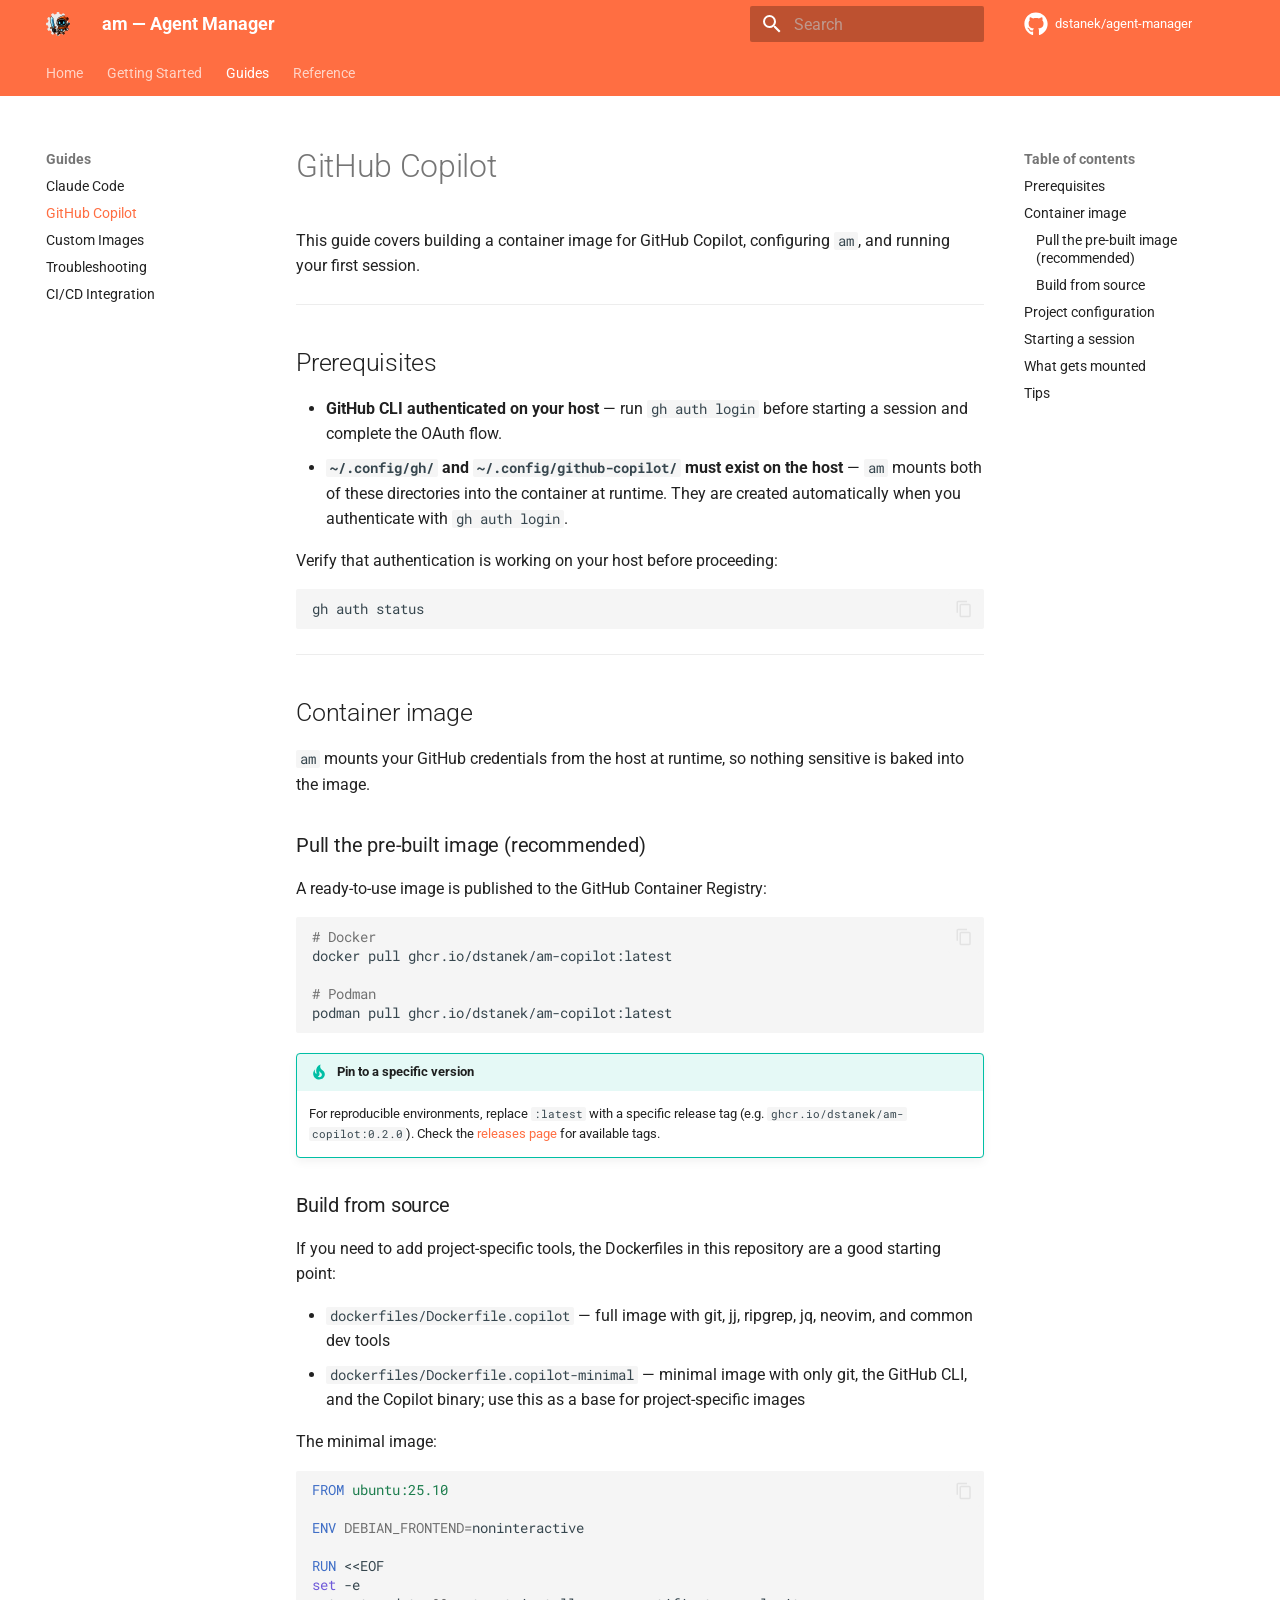
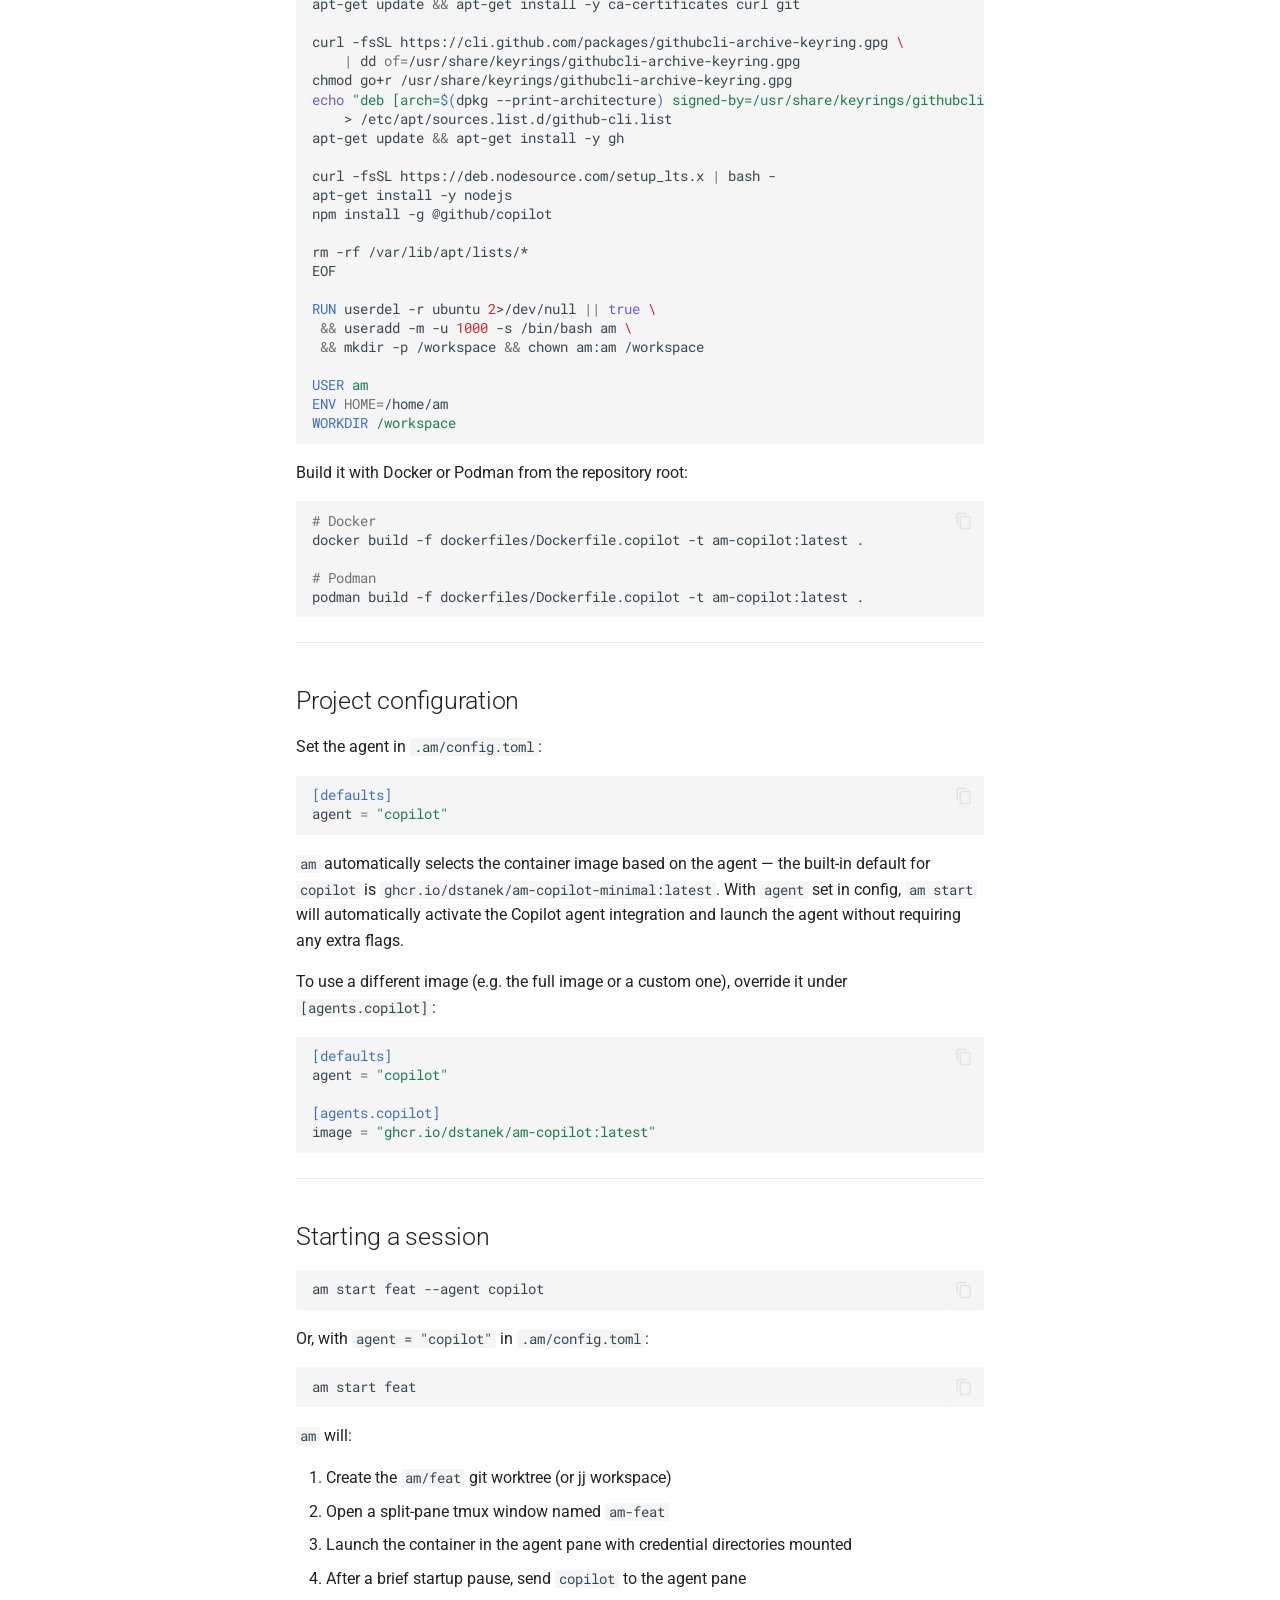
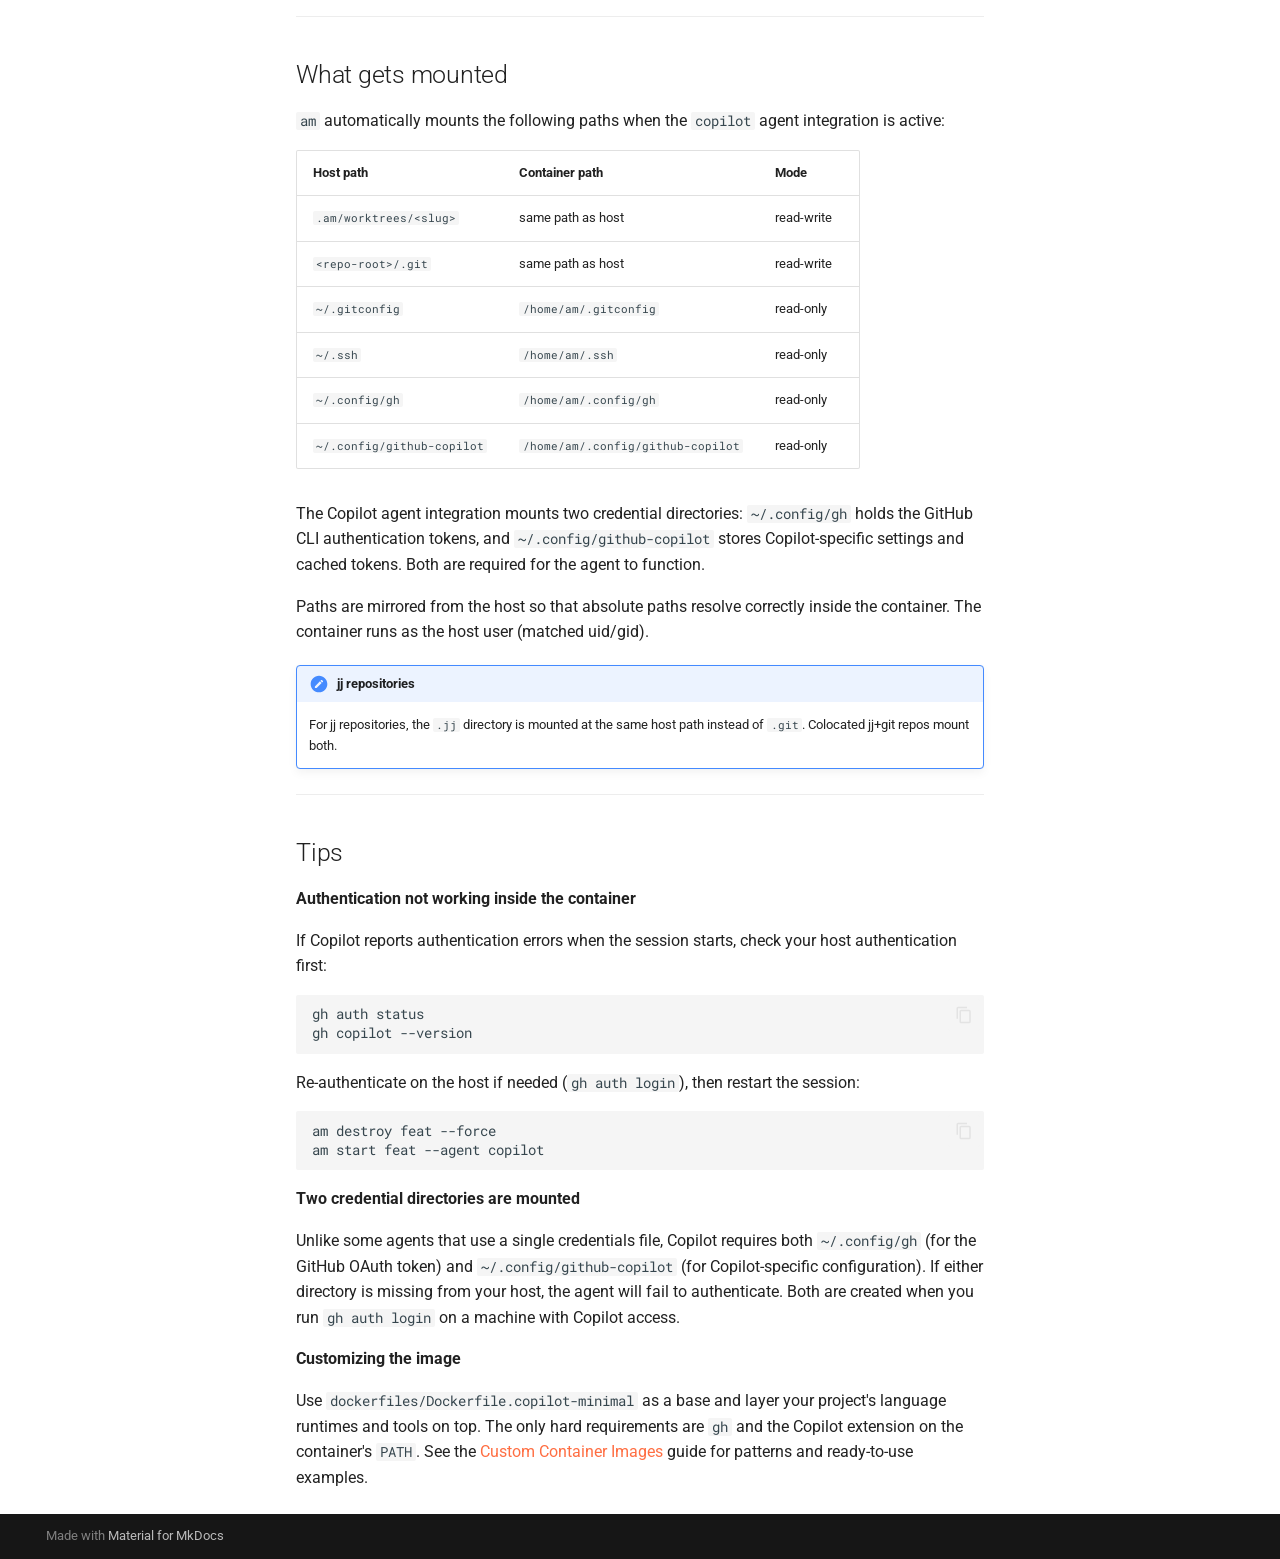
<file: guides/github-copilot/index.html>
<!doctype html>
<html lang="en" class="no-js">
  <head>
    
      <meta charset="utf-8">
      <meta name="viewport" content="width=device-width,initial-scale=1">
      
        <meta name="description" content="Isolated environments for AI coding agents. Each session gets its own branch, a dedicated tmux window, and optional container isolation.">
      
      
      
        <link rel="canonical" href="https://dstanek.github.io/agent-manager/guides/github-copilot/">
      
      
        <link rel="prev" href="../claude-code/">
      
      
        <link rel="next" href="../custom-images/">
      
      
        
      
      
      <link rel="icon" href="../../assets/am-gear-192x192.png">
      <meta name="generator" content="mkdocs-1.6.1, mkdocs-material-9.7.6">
    
    
      
        <title>GitHub Copilot - am — Agent Manager</title>
      
    
    
      <link rel="stylesheet" href="../../assets/stylesheets/main.484c7ddc.min.css">
      
        
        <link rel="stylesheet" href="../../assets/stylesheets/palette.ab4e12ef.min.css">
      
      


    
    
      
    
    
      
        
        
        <link rel="preconnect" href="https://fonts.gstatic.com" crossorigin>
        <link rel="stylesheet" href="https://fonts.googleapis.com/css?family=Roboto:300,300i,400,400i,700,700i%7CRoboto+Mono:400,400i,700,700i&display=fallback">
        <style>:root{--md-text-font:"Roboto";--md-code-font:"Roboto Mono"}</style>
      
    
    
      <link rel="stylesheet" href="../../stylesheets/extra.css">
    
    <script>__md_scope=new URL("../..",location),__md_hash=e=>[...e].reduce(((e,_)=>(e<<5)-e+_.charCodeAt(0)),0),__md_get=(e,_=localStorage,t=__md_scope)=>JSON.parse(_.getItem(t.pathname+"."+e)),__md_set=(e,_,t=localStorage,a=__md_scope)=>{try{t.setItem(a.pathname+"."+e,JSON.stringify(_))}catch(e){}}</script>
    
      

    
    
  </head>
  
  
    
    
      
    
    
    
    
    <body dir="ltr" data-md-color-scheme="default" data-md-color-primary="deep-orange" data-md-color-accent="amber">
  
    
    <input class="md-toggle" data-md-toggle="drawer" type="checkbox" id="__drawer" autocomplete="off">
    <input class="md-toggle" data-md-toggle="search" type="checkbox" id="__search" autocomplete="off">
    <label class="md-overlay" for="__drawer"></label>
    <div data-md-component="skip">
      
        
        <a href="#github-copilot" class="md-skip">
          Skip to content
        </a>
      
    </div>
    <div data-md-component="announce">
      
    </div>
    
    
      

<header class="md-header" data-md-component="header">
  <nav class="md-header__inner md-grid" aria-label="Header">
    <a href="../.." title="am — Agent Manager" class="md-header__button md-logo" aria-label="am — Agent Manager" data-md-component="logo">
      
  <img src="../../assets/am-gear-192x192.png" alt="logo">

    </a>
    <label class="md-header__button md-icon" for="__drawer">
      
      <svg xmlns="http://www.w3.org/2000/svg" viewBox="0 0 24 24"><path d="M3 6h18v2H3zm0 5h18v2H3zm0 5h18v2H3z"/></svg>
    </label>
    <div class="md-header__title" data-md-component="header-title">
      <div class="md-header__ellipsis">
        <div class="md-header__topic">
          <span class="md-ellipsis">
            am — Agent Manager
          </span>
        </div>
        <div class="md-header__topic" data-md-component="header-topic">
          <span class="md-ellipsis">
            
              GitHub Copilot
            
          </span>
        </div>
      </div>
    </div>
    
      
        <form class="md-header__option" data-md-component="palette">
  
    
    
    
    <input class="md-option" data-md-color-media="(prefers-color-scheme)" data-md-color-scheme="default" data-md-color-primary="deep-orange" data-md-color-accent="amber"  aria-label="Switch to dark mode"  type="radio" name="__palette" id="__palette_0">
    
      <label class="md-header__button md-icon" title="Switch to dark mode" for="__palette_1" hidden>
        <svg xmlns="http://www.w3.org/2000/svg" viewBox="0 0 24 24"><path d="m14.3 16-.7-2h-3.2l-.7 2H7.8L11 7h2l3.2 9zM20 8.69V4h-4.69L12 .69 8.69 4H4v4.69L.69 12 4 15.31V20h4.69L12 23.31 15.31 20H20v-4.69L23.31 12zm-9.15 3.96h2.3L12 9z"/></svg>
      </label>
    
  
    
    
    
    <input class="md-option" data-md-color-media="(prefers-color-scheme: dark)" data-md-color-scheme="slate" data-md-color-primary="deep-orange" data-md-color-accent="amber"  aria-label="Switch to light mode"  type="radio" name="__palette" id="__palette_1">
    
      <label class="md-header__button md-icon" title="Switch to light mode" for="__palette_0" hidden>
        <svg xmlns="http://www.w3.org/2000/svg" viewBox="0 0 24 24"><path d="M12 18c-.89 0-1.74-.2-2.5-.55C11.56 16.5 13 14.42 13 12s-1.44-4.5-3.5-5.45C10.26 6.2 11.11 6 12 6a6 6 0 0 1 6 6 6 6 0 0 1-6 6m8-9.31V4h-4.69L12 .69 8.69 4H4v4.69L.69 12 4 15.31V20h4.69L12 23.31 15.31 20H20v-4.69L23.31 12z"/></svg>
      </label>
    
  
</form>
      
    
    
      <script>var palette=__md_get("__palette");if(palette&&palette.color){if("(prefers-color-scheme)"===palette.color.media){var media=matchMedia("(prefers-color-scheme: light)"),input=document.querySelector(media.matches?"[data-md-color-media='(prefers-color-scheme: light)']":"[data-md-color-media='(prefers-color-scheme: dark)']");palette.color.media=input.getAttribute("data-md-color-media"),palette.color.scheme=input.getAttribute("data-md-color-scheme"),palette.color.primary=input.getAttribute("data-md-color-primary"),palette.color.accent=input.getAttribute("data-md-color-accent")}for(var[key,value]of Object.entries(palette.color))document.body.setAttribute("data-md-color-"+key,value)}</script>
    
    
    
      
      
        <label class="md-header__button md-icon" for="__search">
          
          <svg xmlns="http://www.w3.org/2000/svg" viewBox="0 0 24 24"><path d="M9.5 3A6.5 6.5 0 0 1 16 9.5c0 1.61-.59 3.09-1.56 4.23l.27.27h.79l5 5-1.5 1.5-5-5v-.79l-.27-.27A6.52 6.52 0 0 1 9.5 16 6.5 6.5 0 0 1 3 9.5 6.5 6.5 0 0 1 9.5 3m0 2C7 5 5 7 5 9.5S7 14 9.5 14 14 12 14 9.5 12 5 9.5 5"/></svg>
        </label>
        <div class="md-search" data-md-component="search" role="dialog">
  <label class="md-search__overlay" for="__search"></label>
  <div class="md-search__inner" role="search">
    <form class="md-search__form" name="search">
      <input type="text" class="md-search__input" name="query" aria-label="Search" placeholder="Search" autocapitalize="off" autocorrect="off" autocomplete="off" spellcheck="false" data-md-component="search-query" required>
      <label class="md-search__icon md-icon" for="__search">
        
        <svg xmlns="http://www.w3.org/2000/svg" viewBox="0 0 24 24"><path d="M9.5 3A6.5 6.5 0 0 1 16 9.5c0 1.61-.59 3.09-1.56 4.23l.27.27h.79l5 5-1.5 1.5-5-5v-.79l-.27-.27A6.52 6.52 0 0 1 9.5 16 6.5 6.5 0 0 1 3 9.5 6.5 6.5 0 0 1 9.5 3m0 2C7 5 5 7 5 9.5S7 14 9.5 14 14 12 14 9.5 12 5 9.5 5"/></svg>
        
        <svg xmlns="http://www.w3.org/2000/svg" viewBox="0 0 24 24"><path d="M20 11v2H8l5.5 5.5-1.42 1.42L4.16 12l7.92-7.92L13.5 5.5 8 11z"/></svg>
      </label>
      <nav class="md-search__options" aria-label="Search">
        
        <button type="reset" class="md-search__icon md-icon" title="Clear" aria-label="Clear" tabindex="-1">
          
          <svg xmlns="http://www.w3.org/2000/svg" viewBox="0 0 24 24"><path d="M19 6.41 17.59 5 12 10.59 6.41 5 5 6.41 10.59 12 5 17.59 6.41 19 12 13.41 17.59 19 19 17.59 13.41 12z"/></svg>
        </button>
      </nav>
      
        <div class="md-search__suggest" data-md-component="search-suggest"></div>
      
    </form>
    <div class="md-search__output">
      <div class="md-search__scrollwrap" tabindex="0" data-md-scrollfix>
        <div class="md-search-result" data-md-component="search-result">
          <div class="md-search-result__meta">
            Initializing search
          </div>
          <ol class="md-search-result__list" role="presentation"></ol>
        </div>
      </div>
    </div>
  </div>
</div>
      
    
    
      <div class="md-header__source">
        <a href="https://github.com/dstanek/agent-manager" title="Go to repository" class="md-source" data-md-component="source">
  <div class="md-source__icon md-icon">
    
    <svg xmlns="http://www.w3.org/2000/svg" viewBox="0 0 512 512"><!--! Font Awesome Free 7.1.0 by @fontawesome - https://fontawesome.com License - https://fontawesome.com/license/free (Icons: CC BY 4.0, Fonts: SIL OFL 1.1, Code: MIT License) Copyright 2025 Fonticons, Inc.--><path d="M173.9 397.4c0 2-2.3 3.6-5.2 3.6-3.3.3-5.6-1.3-5.6-3.6 0-2 2.3-3.6 5.2-3.6 3-.3 5.6 1.3 5.6 3.6m-31.1-4.5c-.7 2 1.3 4.3 4.3 4.9 2.6 1 5.6 0 6.2-2s-1.3-4.3-4.3-5.2c-2.6-.7-5.5.3-6.2 2.3m44.2-1.7c-2.9.7-4.9 2.6-4.6 4.9.3 2 2.9 3.3 5.9 2.6 2.9-.7 4.9-2.6 4.6-4.6-.3-1.9-3-3.2-5.9-2.9M252.8 8C114.1 8 8 113.3 8 252c0 110.9 69.8 205.8 169.5 239.2 12.8 2.3 17.3-5.6 17.3-12.1 0-6.2-.3-40.4-.3-61.4 0 0-70 15-84.7-29.8 0 0-11.4-29.1-27.8-36.6 0 0-22.9-15.7 1.6-15.4 0 0 24.9 2 38.6 25.8 21.9 38.6 58.6 27.5 72.9 20.9 2.3-16 8.8-27.1 16-33.7-55.9-6.2-112.3-14.3-112.3-110.5 0-27.5 7.6-41.3 23.6-58.9-2.6-6.5-11.1-33.3 2.6-67.9 20.9-6.5 69 27 69 27 20-5.6 41.5-8.5 62.8-8.5s42.8 2.9 62.8 8.5c0 0 48.1-33.6 69-27 13.7 34.7 5.2 61.4 2.6 67.9 16 17.7 25.8 31.5 25.8 58.9 0 96.5-58.9 104.2-114.8 110.5 9.2 7.9 17 22.9 17 46.4 0 33.7-.3 75.4-.3 83.6 0 6.5 4.6 14.4 17.3 12.1C436.2 457.8 504 362.9 504 252 504 113.3 391.5 8 252.8 8M105.2 352.9c-1.3 1-1 3.3.7 5.2 1.6 1.6 3.9 2.3 5.2 1 1.3-1 1-3.3-.7-5.2-1.6-1.6-3.9-2.3-5.2-1m-10.8-8.1c-.7 1.3.3 2.9 2.3 3.9 1.6 1 3.6.7 4.3-.7.7-1.3-.3-2.9-2.3-3.9-2-.6-3.6-.3-4.3.7m32.4 35.6c-1.6 1.3-1 4.3 1.3 6.2 2.3 2.3 5.2 2.6 6.5 1 1.3-1.3.7-4.3-1.3-6.2-2.2-2.3-5.2-2.6-6.5-1m-11.4-14.7c-1.6 1-1.6 3.6 0 5.9s4.3 3.3 5.6 2.3c1.6-1.3 1.6-3.9 0-6.2-1.4-2.3-4-3.3-5.6-2"/></svg>
  </div>
  <div class="md-source__repository">
    dstanek/agent-manager
  </div>
</a>
      </div>
    
  </nav>
  
</header>
    
    <div class="md-container" data-md-component="container">
      
      
        
          
            
<nav class="md-tabs" aria-label="Tabs" data-md-component="tabs">
  <div class="md-grid">
    <ul class="md-tabs__list">
      
        
  
  
  
  
    <li class="md-tabs__item">
      <a href="../.." class="md-tabs__link">
        
  
  
    
  
  Home

      </a>
    </li>
  

      
        
  
  
  
  
    
    
      <li class="md-tabs__item">
        <a href="../../getting-started/installation/" class="md-tabs__link">
          
  
  
  Getting Started

        </a>
      </li>
    
  

      
        
  
  
  
    
  
  
    
    
      <li class="md-tabs__item md-tabs__item--active">
        <a href="../claude-code/" class="md-tabs__link">
          
  
  
  Guides

        </a>
      </li>
    
  

      
        
  
  
  
  
    
    
      <li class="md-tabs__item">
        <a href="../../reference/quick-reference/" class="md-tabs__link">
          
  
  
  Reference

        </a>
      </li>
    
  

      
    </ul>
  </div>
</nav>
          
        
      
      <main class="md-main" data-md-component="main">
        <div class="md-main__inner md-grid">
          
            
              
              <div class="md-sidebar md-sidebar--primary" data-md-component="sidebar" data-md-type="navigation" >
                <div class="md-sidebar__scrollwrap">
                  <div class="md-sidebar__inner">
                    


  


<nav class="md-nav md-nav--primary md-nav--lifted" aria-label="Navigation" data-md-level="0">
  <label class="md-nav__title" for="__drawer">
    <a href="../.." title="am — Agent Manager" class="md-nav__button md-logo" aria-label="am — Agent Manager" data-md-component="logo">
      
  <img src="../../assets/am-gear-192x192.png" alt="logo">

    </a>
    am — Agent Manager
  </label>
  
    <div class="md-nav__source">
      <a href="https://github.com/dstanek/agent-manager" title="Go to repository" class="md-source" data-md-component="source">
  <div class="md-source__icon md-icon">
    
    <svg xmlns="http://www.w3.org/2000/svg" viewBox="0 0 512 512"><!--! Font Awesome Free 7.1.0 by @fontawesome - https://fontawesome.com License - https://fontawesome.com/license/free (Icons: CC BY 4.0, Fonts: SIL OFL 1.1, Code: MIT License) Copyright 2025 Fonticons, Inc.--><path d="M173.9 397.4c0 2-2.3 3.6-5.2 3.6-3.3.3-5.6-1.3-5.6-3.6 0-2 2.3-3.6 5.2-3.6 3-.3 5.6 1.3 5.6 3.6m-31.1-4.5c-.7 2 1.3 4.3 4.3 4.9 2.6 1 5.6 0 6.2-2s-1.3-4.3-4.3-5.2c-2.6-.7-5.5.3-6.2 2.3m44.2-1.7c-2.9.7-4.9 2.6-4.6 4.9.3 2 2.9 3.3 5.9 2.6 2.9-.7 4.9-2.6 4.6-4.6-.3-1.9-3-3.2-5.9-2.9M252.8 8C114.1 8 8 113.3 8 252c0 110.9 69.8 205.8 169.5 239.2 12.8 2.3 17.3-5.6 17.3-12.1 0-6.2-.3-40.4-.3-61.4 0 0-70 15-84.7-29.8 0 0-11.4-29.1-27.8-36.6 0 0-22.9-15.7 1.6-15.4 0 0 24.9 2 38.6 25.8 21.9 38.6 58.6 27.5 72.9 20.9 2.3-16 8.8-27.1 16-33.7-55.9-6.2-112.3-14.3-112.3-110.5 0-27.5 7.6-41.3 23.6-58.9-2.6-6.5-11.1-33.3 2.6-67.9 20.9-6.5 69 27 69 27 20-5.6 41.5-8.5 62.8-8.5s42.8 2.9 62.8 8.5c0 0 48.1-33.6 69-27 13.7 34.7 5.2 61.4 2.6 67.9 16 17.7 25.8 31.5 25.8 58.9 0 96.5-58.9 104.2-114.8 110.5 9.2 7.9 17 22.9 17 46.4 0 33.7-.3 75.4-.3 83.6 0 6.5 4.6 14.4 17.3 12.1C436.2 457.8 504 362.9 504 252 504 113.3 391.5 8 252.8 8M105.2 352.9c-1.3 1-1 3.3.7 5.2 1.6 1.6 3.9 2.3 5.2 1 1.3-1 1-3.3-.7-5.2-1.6-1.6-3.9-2.3-5.2-1m-10.8-8.1c-.7 1.3.3 2.9 2.3 3.9 1.6 1 3.6.7 4.3-.7.7-1.3-.3-2.9-2.3-3.9-2-.6-3.6-.3-4.3.7m32.4 35.6c-1.6 1.3-1 4.3 1.3 6.2 2.3 2.3 5.2 2.6 6.5 1 1.3-1.3.7-4.3-1.3-6.2-2.2-2.3-5.2-2.6-6.5-1m-11.4-14.7c-1.6 1-1.6 3.6 0 5.9s4.3 3.3 5.6 2.3c1.6-1.3 1.6-3.9 0-6.2-1.4-2.3-4-3.3-5.6-2"/></svg>
  </div>
  <div class="md-source__repository">
    dstanek/agent-manager
  </div>
</a>
    </div>
  
  <ul class="md-nav__list" data-md-scrollfix>
    
      
      
  
  
  
  
    <li class="md-nav__item">
      <a href="../.." class="md-nav__link">
        
  
  
  <span class="md-ellipsis">
    
  
    Home
  

    
  </span>
  
  

      </a>
    </li>
  

    
      
      
  
  
  
  
    
    
    
    
      
      
        
      
    
    
    <li class="md-nav__item md-nav__item--nested">
      
        
        
        <input class="md-nav__toggle md-toggle " type="checkbox" id="__nav_2" >
        
          
          <label class="md-nav__link" for="__nav_2" id="__nav_2_label" tabindex="0">
            
  
  
  <span class="md-ellipsis">
    
  
    Getting Started
  

    
  </span>
  
  

            <span class="md-nav__icon md-icon"></span>
          </label>
        
        <nav class="md-nav" data-md-level="1" aria-labelledby="__nav_2_label" aria-expanded="false">
          <label class="md-nav__title" for="__nav_2">
            <span class="md-nav__icon md-icon"></span>
            
  
    Getting Started
  

          </label>
          <ul class="md-nav__list" data-md-scrollfix>
            
              
                
  
  
  
  
    <li class="md-nav__item">
      <a href="../../getting-started/installation/" class="md-nav__link">
        
  
  
  <span class="md-ellipsis">
    
  
    Installation
  

    
  </span>
  
  

      </a>
    </li>
  

              
            
              
                
  
  
  
  
    <li class="md-nav__item">
      <a href="../../getting-started/quick-start/" class="md-nav__link">
        
  
  
  <span class="md-ellipsis">
    
  
    Quick Start
  

    
  </span>
  
  

      </a>
    </li>
  

              
            
              
                
  
  
  
  
    <li class="md-nav__item">
      <a href="../../concepts/" class="md-nav__link">
        
  
  
  <span class="md-ellipsis">
    
  
    Concepts
  

    
  </span>
  
  

      </a>
    </li>
  

              
            
          </ul>
        </nav>
      
    </li>
  

    
      
      
  
  
    
  
  
  
    
    
    
    
      
        
        
      
      
        
      
    
    
    <li class="md-nav__item md-nav__item--active md-nav__item--section md-nav__item--nested">
      
        
        
        <input class="md-nav__toggle md-toggle " type="checkbox" id="__nav_3" checked>
        
          
          <label class="md-nav__link" for="__nav_3" id="__nav_3_label" tabindex="">
            
  
  
  <span class="md-ellipsis">
    
  
    Guides
  

    
  </span>
  
  

            <span class="md-nav__icon md-icon"></span>
          </label>
        
        <nav class="md-nav" data-md-level="1" aria-labelledby="__nav_3_label" aria-expanded="true">
          <label class="md-nav__title" for="__nav_3">
            <span class="md-nav__icon md-icon"></span>
            
  
    Guides
  

          </label>
          <ul class="md-nav__list" data-md-scrollfix>
            
              
                
  
  
  
  
    <li class="md-nav__item">
      <a href="../claude-code/" class="md-nav__link">
        
  
  
  <span class="md-ellipsis">
    
  
    Claude Code
  

    
  </span>
  
  

      </a>
    </li>
  

              
            
              
                
  
  
    
  
  
  
    <li class="md-nav__item md-nav__item--active">
      
      <input class="md-nav__toggle md-toggle" type="checkbox" id="__toc">
      
      
        
      
      
        <label class="md-nav__link md-nav__link--active" for="__toc">
          
  
  
  <span class="md-ellipsis">
    
  
    GitHub Copilot
  

    
  </span>
  
  

          <span class="md-nav__icon md-icon"></span>
        </label>
      
      <a href="./" class="md-nav__link md-nav__link--active">
        
  
  
  <span class="md-ellipsis">
    
  
    GitHub Copilot
  

    
  </span>
  
  

      </a>
      
        

<nav class="md-nav md-nav--secondary" aria-label="Table of contents">
  
  
  
    
  
  
    <label class="md-nav__title" for="__toc">
      <span class="md-nav__icon md-icon"></span>
      Table of contents
    </label>
    <ul class="md-nav__list" data-md-component="toc" data-md-scrollfix>
      
        <li class="md-nav__item">
  <a href="#prerequisites" class="md-nav__link">
    <span class="md-ellipsis">
      
        Prerequisites
      
    </span>
  </a>
  
</li>
      
        <li class="md-nav__item">
  <a href="#container-image" class="md-nav__link">
    <span class="md-ellipsis">
      
        Container image
      
    </span>
  </a>
  
    <nav class="md-nav" aria-label="Container image">
      <ul class="md-nav__list">
        
          <li class="md-nav__item">
  <a href="#pull-the-pre-built-image-recommended" class="md-nav__link">
    <span class="md-ellipsis">
      
        Pull the pre-built image (recommended)
      
    </span>
  </a>
  
</li>
        
          <li class="md-nav__item">
  <a href="#build-from-source" class="md-nav__link">
    <span class="md-ellipsis">
      
        Build from source
      
    </span>
  </a>
  
</li>
        
      </ul>
    </nav>
  
</li>
      
        <li class="md-nav__item">
  <a href="#project-configuration" class="md-nav__link">
    <span class="md-ellipsis">
      
        Project configuration
      
    </span>
  </a>
  
</li>
      
        <li class="md-nav__item">
  <a href="#starting-a-session" class="md-nav__link">
    <span class="md-ellipsis">
      
        Starting a session
      
    </span>
  </a>
  
</li>
      
        <li class="md-nav__item">
  <a href="#what-gets-mounted" class="md-nav__link">
    <span class="md-ellipsis">
      
        What gets mounted
      
    </span>
  </a>
  
</li>
      
        <li class="md-nav__item">
  <a href="#tips" class="md-nav__link">
    <span class="md-ellipsis">
      
        Tips
      
    </span>
  </a>
  
</li>
      
    </ul>
  
</nav>
      
    </li>
  

              
            
              
                
  
  
  
  
    <li class="md-nav__item">
      <a href="../custom-images/" class="md-nav__link">
        
  
  
  <span class="md-ellipsis">
    
  
    Custom Images
  

    
  </span>
  
  

      </a>
    </li>
  

              
            
              
                
  
  
  
  
    <li class="md-nav__item">
      <a href="../troubleshooting/" class="md-nav__link">
        
  
  
  <span class="md-ellipsis">
    
  
    Troubleshooting
  

    
  </span>
  
  

      </a>
    </li>
  

              
            
              
                
  
  
  
  
    <li class="md-nav__item">
      <a href="../ci-cd-integration/" class="md-nav__link">
        
  
  
  <span class="md-ellipsis">
    
  
    CI/CD Integration
  

    
  </span>
  
  

      </a>
    </li>
  

              
            
          </ul>
        </nav>
      
    </li>
  

    
      
      
  
  
  
  
    
    
    
    
      
      
        
      
    
    
    <li class="md-nav__item md-nav__item--nested">
      
        
        
        <input class="md-nav__toggle md-toggle " type="checkbox" id="__nav_4" >
        
          
          <label class="md-nav__link" for="__nav_4" id="__nav_4_label" tabindex="0">
            
  
  
  <span class="md-ellipsis">
    
  
    Reference
  

    
  </span>
  
  

            <span class="md-nav__icon md-icon"></span>
          </label>
        
        <nav class="md-nav" data-md-level="1" aria-labelledby="__nav_4_label" aria-expanded="false">
          <label class="md-nav__title" for="__nav_4">
            <span class="md-nav__icon md-icon"></span>
            
  
    Reference
  

          </label>
          <ul class="md-nav__list" data-md-scrollfix>
            
              
                
  
  
  
  
    <li class="md-nav__item">
      <a href="../../reference/quick-reference/" class="md-nav__link">
        
  
  
  <span class="md-ellipsis">
    
  
    Quick Reference
  

    
  </span>
  
  

      </a>
    </li>
  

              
            
              
                
  
  
  
  
    <li class="md-nav__item">
      <a href="../../reference/commands/" class="md-nav__link">
        
  
  
  <span class="md-ellipsis">
    
  
    Commands
  

    
  </span>
  
  

      </a>
    </li>
  

              
            
              
                
  
  
  
  
    <li class="md-nav__item">
      <a href="../../reference/configuration/" class="md-nav__link">
        
  
  
  <span class="md-ellipsis">
    
  
    Configuration
  

    
  </span>
  
  

      </a>
    </li>
  

              
            
              
                
  
  
  
  
    <li class="md-nav__item">
      <a href="../../reference/commit-trailers/" class="md-nav__link">
        
  
  
  <span class="md-ellipsis">
    
  
    Commit Trailers
  

    
  </span>
  
  

      </a>
    </li>
  

              
            
          </ul>
        </nav>
      
    </li>
  

    
  </ul>
</nav>
                  </div>
                </div>
              </div>
            
            
              
              <div class="md-sidebar md-sidebar--secondary" data-md-component="sidebar" data-md-type="toc" >
                <div class="md-sidebar__scrollwrap">
                  <div class="md-sidebar__inner">
                    

<nav class="md-nav md-nav--secondary" aria-label="Table of contents">
  
  
  
    
  
  
    <label class="md-nav__title" for="__toc">
      <span class="md-nav__icon md-icon"></span>
      Table of contents
    </label>
    <ul class="md-nav__list" data-md-component="toc" data-md-scrollfix>
      
        <li class="md-nav__item">
  <a href="#prerequisites" class="md-nav__link">
    <span class="md-ellipsis">
      
        Prerequisites
      
    </span>
  </a>
  
</li>
      
        <li class="md-nav__item">
  <a href="#container-image" class="md-nav__link">
    <span class="md-ellipsis">
      
        Container image
      
    </span>
  </a>
  
    <nav class="md-nav" aria-label="Container image">
      <ul class="md-nav__list">
        
          <li class="md-nav__item">
  <a href="#pull-the-pre-built-image-recommended" class="md-nav__link">
    <span class="md-ellipsis">
      
        Pull the pre-built image (recommended)
      
    </span>
  </a>
  
</li>
        
          <li class="md-nav__item">
  <a href="#build-from-source" class="md-nav__link">
    <span class="md-ellipsis">
      
        Build from source
      
    </span>
  </a>
  
</li>
        
      </ul>
    </nav>
  
</li>
      
        <li class="md-nav__item">
  <a href="#project-configuration" class="md-nav__link">
    <span class="md-ellipsis">
      
        Project configuration
      
    </span>
  </a>
  
</li>
      
        <li class="md-nav__item">
  <a href="#starting-a-session" class="md-nav__link">
    <span class="md-ellipsis">
      
        Starting a session
      
    </span>
  </a>
  
</li>
      
        <li class="md-nav__item">
  <a href="#what-gets-mounted" class="md-nav__link">
    <span class="md-ellipsis">
      
        What gets mounted
      
    </span>
  </a>
  
</li>
      
        <li class="md-nav__item">
  <a href="#tips" class="md-nav__link">
    <span class="md-ellipsis">
      
        Tips
      
    </span>
  </a>
  
</li>
      
    </ul>
  
</nav>
                  </div>
                </div>
              </div>
            
          
          
            <div class="md-content" data-md-component="content">
              
              <article class="md-content__inner md-typeset">
                
                  



<h1 id="github-copilot">GitHub Copilot<a class="headerlink" href="#github-copilot" title="Permanent link">&para;</a></h1>
<p>This guide covers building a container image for GitHub Copilot, configuring <code>am</code>, and running your first session.</p>
<hr />
<h2 id="prerequisites">Prerequisites<a class="headerlink" href="#prerequisites" title="Permanent link">&para;</a></h2>
<ul>
<li><strong>GitHub CLI authenticated on your host</strong> — run <code>gh auth login</code> before starting a session and complete the OAuth flow.</li>
<li><strong><code>~/.config/gh/</code> and <code>~/.config/github-copilot/</code> must exist on the host</strong> — <code>am</code> mounts both of these directories into the container at runtime. They are created automatically when you authenticate with <code>gh auth login</code>.</li>
</ul>
<p>Verify that authentication is working on your host before proceeding:</p>
<div class="language-sh highlight"><pre><span></span><code><span id="__span-0-1"><a id="__codelineno-0-1" name="__codelineno-0-1" href="#__codelineno-0-1"></a>gh<span class="w"> </span>auth<span class="w"> </span>status
</span></code></pre></div>
<hr />
<h2 id="container-image">Container image<a class="headerlink" href="#container-image" title="Permanent link">&para;</a></h2>
<p><code>am</code> mounts your GitHub credentials from the host at runtime, so nothing sensitive is baked into the image.</p>
<h3 id="pull-the-pre-built-image-recommended">Pull the pre-built image (recommended)<a class="headerlink" href="#pull-the-pre-built-image-recommended" title="Permanent link">&para;</a></h3>
<p>A ready-to-use image is published to the GitHub Container Registry:</p>
<div class="language-sh highlight"><pre><span></span><code><span id="__span-1-1"><a id="__codelineno-1-1" name="__codelineno-1-1" href="#__codelineno-1-1"></a><span class="c1"># Docker</span>
</span><span id="__span-1-2"><a id="__codelineno-1-2" name="__codelineno-1-2" href="#__codelineno-1-2"></a>docker<span class="w"> </span>pull<span class="w"> </span>ghcr.io/dstanek/am-copilot:latest
</span><span id="__span-1-3"><a id="__codelineno-1-3" name="__codelineno-1-3" href="#__codelineno-1-3"></a>
</span><span id="__span-1-4"><a id="__codelineno-1-4" name="__codelineno-1-4" href="#__codelineno-1-4"></a><span class="c1"># Podman</span>
</span><span id="__span-1-5"><a id="__codelineno-1-5" name="__codelineno-1-5" href="#__codelineno-1-5"></a>podman<span class="w"> </span>pull<span class="w"> </span>ghcr.io/dstanek/am-copilot:latest
</span></code></pre></div>
<div class="admonition tip">
<p class="admonition-title">Pin to a specific version</p>
<p>For reproducible environments, replace <code>:latest</code> with a specific release tag (e.g. <code>ghcr.io/dstanek/am-copilot:0.2.0</code>). Check the <a href="https://github.com/dstanek/am/releases">releases page</a> for available tags.</p>
</div>
<h3 id="build-from-source">Build from source<a class="headerlink" href="#build-from-source" title="Permanent link">&para;</a></h3>
<p>If you need to add project-specific tools, the Dockerfiles in this repository are a good starting point:</p>
<ul>
<li><code>dockerfiles/Dockerfile.copilot</code> — full image with git, jj, ripgrep, jq, neovim, and common dev tools</li>
<li><code>dockerfiles/Dockerfile.copilot-minimal</code> — minimal image with only git, the GitHub CLI, and the Copilot binary; use this as a base for project-specific images</li>
</ul>
<p>The minimal image:</p>
<div class="language-dockerfile highlight"><pre><span></span><code><span id="__span-2-1"><a id="__codelineno-2-1" name="__codelineno-2-1" href="#__codelineno-2-1"></a><span class="k">FROM</span><span class="w"> </span><span class="s">ubuntu:25.10</span>
</span><span id="__span-2-2"><a id="__codelineno-2-2" name="__codelineno-2-2" href="#__codelineno-2-2"></a>
</span><span id="__span-2-3"><a id="__codelineno-2-3" name="__codelineno-2-3" href="#__codelineno-2-3"></a><span class="k">ENV</span><span class="w"> </span><span class="nv">DEBIAN_FRONTEND</span><span class="o">=</span>noninteractive
</span><span id="__span-2-4"><a id="__codelineno-2-4" name="__codelineno-2-4" href="#__codelineno-2-4"></a>
</span><span id="__span-2-5"><a id="__codelineno-2-5" name="__codelineno-2-5" href="#__codelineno-2-5"></a><span class="k">RUN</span><span class="w"> </span>&lt;&lt;EOF
</span><span id="__span-2-6"><a id="__codelineno-2-6" name="__codelineno-2-6" href="#__codelineno-2-6"></a><span class="nb">set</span><span class="w"> </span>-e
</span><span id="__span-2-7"><a id="__codelineno-2-7" name="__codelineno-2-7" href="#__codelineno-2-7"></a>apt-get<span class="w"> </span>update<span class="w"> </span><span class="o">&amp;&amp;</span><span class="w"> </span>apt-get<span class="w"> </span>install<span class="w"> </span>-y<span class="w"> </span>ca-certificates<span class="w"> </span>curl<span class="w"> </span>git
</span><span id="__span-2-8"><a id="__codelineno-2-8" name="__codelineno-2-8" href="#__codelineno-2-8"></a>
</span><span id="__span-2-9"><a id="__codelineno-2-9" name="__codelineno-2-9" href="#__codelineno-2-9"></a>curl<span class="w"> </span>-fsSL<span class="w"> </span>https://cli.github.com/packages/githubcli-archive-keyring.gpg<span class="w"> </span><span class="se">\</span>
</span><span id="__span-2-10"><a id="__codelineno-2-10" name="__codelineno-2-10" href="#__codelineno-2-10"></a><span class="w">    </span><span class="p">|</span><span class="w"> </span>dd<span class="w"> </span><span class="nv">of</span><span class="o">=</span>/usr/share/keyrings/githubcli-archive-keyring.gpg
</span><span id="__span-2-11"><a id="__codelineno-2-11" name="__codelineno-2-11" href="#__codelineno-2-11"></a>chmod<span class="w"> </span>go+r<span class="w"> </span>/usr/share/keyrings/githubcli-archive-keyring.gpg
</span><span id="__span-2-12"><a id="__codelineno-2-12" name="__codelineno-2-12" href="#__codelineno-2-12"></a><span class="nb">echo</span><span class="w"> </span><span class="s2">&quot;deb [arch=</span><span class="k">$(</span>dpkg<span class="w"> </span>--print-architecture<span class="k">)</span><span class="s2"> signed-by=/usr/share/keyrings/githubcli-archive-keyring.gpg] https://cli.github.com/packages stable main&quot;</span><span class="w"> </span><span class="se">\</span>
</span><span id="__span-2-13"><a id="__codelineno-2-13" name="__codelineno-2-13" href="#__codelineno-2-13"></a><span class="w">    </span>&gt;<span class="w"> </span>/etc/apt/sources.list.d/github-cli.list
</span><span id="__span-2-14"><a id="__codelineno-2-14" name="__codelineno-2-14" href="#__codelineno-2-14"></a>apt-get<span class="w"> </span>update<span class="w"> </span><span class="o">&amp;&amp;</span><span class="w"> </span>apt-get<span class="w"> </span>install<span class="w"> </span>-y<span class="w"> </span>gh
</span><span id="__span-2-15"><a id="__codelineno-2-15" name="__codelineno-2-15" href="#__codelineno-2-15"></a>
</span><span id="__span-2-16"><a id="__codelineno-2-16" name="__codelineno-2-16" href="#__codelineno-2-16"></a>curl<span class="w"> </span>-fsSL<span class="w"> </span>https://deb.nodesource.com/setup_lts.x<span class="w"> </span><span class="p">|</span><span class="w"> </span>bash<span class="w"> </span>-
</span><span id="__span-2-17"><a id="__codelineno-2-17" name="__codelineno-2-17" href="#__codelineno-2-17"></a>apt-get<span class="w"> </span>install<span class="w"> </span>-y<span class="w"> </span>nodejs
</span><span id="__span-2-18"><a id="__codelineno-2-18" name="__codelineno-2-18" href="#__codelineno-2-18"></a>npm<span class="w"> </span>install<span class="w"> </span>-g<span class="w"> </span>@github/copilot
</span><span id="__span-2-19"><a id="__codelineno-2-19" name="__codelineno-2-19" href="#__codelineno-2-19"></a>
</span><span id="__span-2-20"><a id="__codelineno-2-20" name="__codelineno-2-20" href="#__codelineno-2-20"></a>rm<span class="w"> </span>-rf<span class="w"> </span>/var/lib/apt/lists/*
</span><span id="__span-2-21"><a id="__codelineno-2-21" name="__codelineno-2-21" href="#__codelineno-2-21"></a>EOF
</span><span id="__span-2-22"><a id="__codelineno-2-22" name="__codelineno-2-22" href="#__codelineno-2-22"></a>
</span><span id="__span-2-23"><a id="__codelineno-2-23" name="__codelineno-2-23" href="#__codelineno-2-23"></a><span class="k">RUN</span><span class="w"> </span>userdel<span class="w"> </span>-r<span class="w"> </span>ubuntu<span class="w"> </span><span class="m">2</span>&gt;/dev/null<span class="w"> </span><span class="o">||</span><span class="w"> </span><span class="nb">true</span><span class="w"> </span><span class="se">\</span>
</span><span id="__span-2-24"><a id="__codelineno-2-24" name="__codelineno-2-24" href="#__codelineno-2-24"></a><span class="w"> </span><span class="o">&amp;&amp;</span><span class="w"> </span>useradd<span class="w"> </span>-m<span class="w"> </span>-u<span class="w"> </span><span class="m">1000</span><span class="w"> </span>-s<span class="w"> </span>/bin/bash<span class="w"> </span>am<span class="w"> </span><span class="se">\</span>
</span><span id="__span-2-25"><a id="__codelineno-2-25" name="__codelineno-2-25" href="#__codelineno-2-25"></a><span class="w"> </span><span class="o">&amp;&amp;</span><span class="w"> </span>mkdir<span class="w"> </span>-p<span class="w"> </span>/workspace<span class="w"> </span><span class="o">&amp;&amp;</span><span class="w"> </span>chown<span class="w"> </span>am:am<span class="w"> </span>/workspace
</span><span id="__span-2-26"><a id="__codelineno-2-26" name="__codelineno-2-26" href="#__codelineno-2-26"></a>
</span><span id="__span-2-27"><a id="__codelineno-2-27" name="__codelineno-2-27" href="#__codelineno-2-27"></a><span class="k">USER</span><span class="w"> </span><span class="s">am</span>
</span><span id="__span-2-28"><a id="__codelineno-2-28" name="__codelineno-2-28" href="#__codelineno-2-28"></a><span class="k">ENV</span><span class="w"> </span><span class="nv">HOME</span><span class="o">=</span>/home/am
</span><span id="__span-2-29"><a id="__codelineno-2-29" name="__codelineno-2-29" href="#__codelineno-2-29"></a><span class="k">WORKDIR</span><span class="w"> </span><span class="s">/workspace</span>
</span></code></pre></div>
<p>Build it with Docker or Podman from the repository root:</p>
<div class="language-sh highlight"><pre><span></span><code><span id="__span-3-1"><a id="__codelineno-3-1" name="__codelineno-3-1" href="#__codelineno-3-1"></a><span class="c1"># Docker</span>
</span><span id="__span-3-2"><a id="__codelineno-3-2" name="__codelineno-3-2" href="#__codelineno-3-2"></a>docker<span class="w"> </span>build<span class="w"> </span>-f<span class="w"> </span>dockerfiles/Dockerfile.copilot<span class="w"> </span>-t<span class="w"> </span>am-copilot:latest<span class="w"> </span>.
</span><span id="__span-3-3"><a id="__codelineno-3-3" name="__codelineno-3-3" href="#__codelineno-3-3"></a>
</span><span id="__span-3-4"><a id="__codelineno-3-4" name="__codelineno-3-4" href="#__codelineno-3-4"></a><span class="c1"># Podman</span>
</span><span id="__span-3-5"><a id="__codelineno-3-5" name="__codelineno-3-5" href="#__codelineno-3-5"></a>podman<span class="w"> </span>build<span class="w"> </span>-f<span class="w"> </span>dockerfiles/Dockerfile.copilot<span class="w"> </span>-t<span class="w"> </span>am-copilot:latest<span class="w"> </span>.
</span></code></pre></div>
<hr />
<h2 id="project-configuration">Project configuration<a class="headerlink" href="#project-configuration" title="Permanent link">&para;</a></h2>
<p>Set the agent in <code>.am/config.toml</code>:</p>
<div class="language-toml highlight"><pre><span></span><code><span id="__span-4-1"><a id="__codelineno-4-1" name="__codelineno-4-1" href="#__codelineno-4-1"></a><span class="k">[defaults]</span>
</span><span id="__span-4-2"><a id="__codelineno-4-2" name="__codelineno-4-2" href="#__codelineno-4-2"></a><span class="n">agent</span><span class="w"> </span><span class="o">=</span><span class="w"> </span><span class="s2">&quot;copilot&quot;</span>
</span></code></pre></div>
<p><code>am</code> automatically selects the container image based on the agent — the built-in default for <code>copilot</code> is <code>ghcr.io/dstanek/am-copilot-minimal:latest</code>. With <code>agent</code> set in config, <code>am start</code> will automatically activate the Copilot agent integration and launch the agent without requiring any extra flags.</p>
<p>To use a different image (e.g. the full image or a custom one), override it under <code>[agents.copilot]</code>:</p>
<div class="language-toml highlight"><pre><span></span><code><span id="__span-5-1"><a id="__codelineno-5-1" name="__codelineno-5-1" href="#__codelineno-5-1"></a><span class="k">[defaults]</span>
</span><span id="__span-5-2"><a id="__codelineno-5-2" name="__codelineno-5-2" href="#__codelineno-5-2"></a><span class="n">agent</span><span class="w"> </span><span class="o">=</span><span class="w"> </span><span class="s2">&quot;copilot&quot;</span>
</span><span id="__span-5-3"><a id="__codelineno-5-3" name="__codelineno-5-3" href="#__codelineno-5-3"></a>
</span><span id="__span-5-4"><a id="__codelineno-5-4" name="__codelineno-5-4" href="#__codelineno-5-4"></a><span class="k">[agents.copilot]</span>
</span><span id="__span-5-5"><a id="__codelineno-5-5" name="__codelineno-5-5" href="#__codelineno-5-5"></a><span class="n">image</span><span class="w"> </span><span class="o">=</span><span class="w"> </span><span class="s2">&quot;ghcr.io/dstanek/am-copilot:latest&quot;</span>
</span></code></pre></div>
<hr />
<h2 id="starting-a-session">Starting a session<a class="headerlink" href="#starting-a-session" title="Permanent link">&para;</a></h2>
<div class="language-sh highlight"><pre><span></span><code><span id="__span-6-1"><a id="__codelineno-6-1" name="__codelineno-6-1" href="#__codelineno-6-1"></a>am<span class="w"> </span>start<span class="w"> </span>feat<span class="w"> </span>--agent<span class="w"> </span>copilot
</span></code></pre></div>
<p>Or, with <code>agent = "copilot"</code> in <code>.am/config.toml</code>:</p>
<div class="language-sh highlight"><pre><span></span><code><span id="__span-7-1"><a id="__codelineno-7-1" name="__codelineno-7-1" href="#__codelineno-7-1"></a>am<span class="w"> </span>start<span class="w"> </span>feat
</span></code></pre></div>
<p><code>am</code> will:</p>
<ol>
<li>Create the <code>am/feat</code> git worktree (or jj workspace)</li>
<li>Open a split-pane tmux window named <code>am-feat</code></li>
<li>Launch the container in the agent pane with credential directories mounted</li>
<li>After a brief startup pause, send <code>copilot</code> to the agent pane</li>
</ol>
<hr />
<h2 id="what-gets-mounted">What gets mounted<a class="headerlink" href="#what-gets-mounted" title="Permanent link">&para;</a></h2>
<p><code>am</code> automatically mounts the following paths when the <code>copilot</code> agent integration is active:</p>
<table>
<thead>
<tr>
<th>Host path</th>
<th>Container path</th>
<th>Mode</th>
</tr>
</thead>
<tbody>
<tr>
<td><code>.am/worktrees/&lt;slug&gt;</code></td>
<td>same path as host</td>
<td>read-write</td>
</tr>
<tr>
<td><code>&lt;repo-root&gt;/.git</code></td>
<td>same path as host</td>
<td>read-write</td>
</tr>
<tr>
<td><code>~/.gitconfig</code></td>
<td><code>/home/am/.gitconfig</code></td>
<td>read-only</td>
</tr>
<tr>
<td><code>~/.ssh</code></td>
<td><code>/home/am/.ssh</code></td>
<td>read-only</td>
</tr>
<tr>
<td><code>~/.config/gh</code></td>
<td><code>/home/am/.config/gh</code></td>
<td>read-only</td>
</tr>
<tr>
<td><code>~/.config/github-copilot</code></td>
<td><code>/home/am/.config/github-copilot</code></td>
<td>read-only</td>
</tr>
</tbody>
</table>
<p>The Copilot agent integration mounts two credential directories: <code>~/.config/gh</code> holds the GitHub CLI authentication tokens, and <code>~/.config/github-copilot</code> stores Copilot-specific settings and cached tokens. Both are required for the agent to function.</p>
<p>Paths are mirrored from the host so that absolute paths resolve correctly inside the container. The container runs as the host user (matched uid/gid).</p>
<div class="admonition note">
<p class="admonition-title">jj repositories</p>
<p>For jj repositories, the <code>.jj</code> directory is mounted at the same host path instead of <code>.git</code>. Colocated jj+git repos mount both.</p>
</div>
<hr />
<h2 id="tips">Tips<a class="headerlink" href="#tips" title="Permanent link">&para;</a></h2>
<p><strong>Authentication not working inside the container</strong></p>
<p>If Copilot reports authentication errors when the session starts, check your host authentication first:</p>
<div class="language-sh highlight"><pre><span></span><code><span id="__span-8-1"><a id="__codelineno-8-1" name="__codelineno-8-1" href="#__codelineno-8-1"></a>gh<span class="w"> </span>auth<span class="w"> </span>status
</span><span id="__span-8-2"><a id="__codelineno-8-2" name="__codelineno-8-2" href="#__codelineno-8-2"></a>gh<span class="w"> </span>copilot<span class="w"> </span>--version
</span></code></pre></div>
<p>Re-authenticate on the host if needed (<code>gh auth login</code>), then restart the session:</p>
<div class="language-sh highlight"><pre><span></span><code><span id="__span-9-1"><a id="__codelineno-9-1" name="__codelineno-9-1" href="#__codelineno-9-1"></a>am<span class="w"> </span>destroy<span class="w"> </span>feat<span class="w"> </span>--force
</span><span id="__span-9-2"><a id="__codelineno-9-2" name="__codelineno-9-2" href="#__codelineno-9-2"></a>am<span class="w"> </span>start<span class="w"> </span>feat<span class="w"> </span>--agent<span class="w"> </span>copilot
</span></code></pre></div>
<p><strong>Two credential directories are mounted</strong></p>
<p>Unlike some agents that use a single credentials file, Copilot requires both <code>~/.config/gh</code> (for the GitHub OAuth token) and <code>~/.config/github-copilot</code> (for Copilot-specific configuration). If either directory is missing from your host, the agent will fail to authenticate. Both are created when you run <code>gh auth login</code> on a machine with Copilot access.</p>
<p><strong>Customizing the image</strong></p>
<p>Use <code>dockerfiles/Dockerfile.copilot-minimal</code> as a base and layer your project's language runtimes and tools on top. The only hard requirements are <code>gh</code> and the Copilot extension on the container's <code>PATH</code>. See the <a href="../custom-images/">Custom Container Images</a> guide for patterns and ready-to-use examples.</p>












                
              </article>
            </div>
          
          
<script>var target=document.getElementById(location.hash.slice(1));target&&target.name&&(target.checked=target.name.startsWith("__tabbed_"))</script>
        </div>
        
          <button type="button" class="md-top md-icon" data-md-component="top" hidden>
  
  <svg xmlns="http://www.w3.org/2000/svg" viewBox="0 0 24 24"><path d="M13 20h-2V8l-5.5 5.5-1.42-1.42L12 4.16l7.92 7.92-1.42 1.42L13 8z"/></svg>
  Back to top
</button>
        
      </main>
      
        <footer class="md-footer">
  
  <div class="md-footer-meta md-typeset">
    <div class="md-footer-meta__inner md-grid">
      <div class="md-copyright">
  
  
    Made with
    <a href="https://squidfunk.github.io/mkdocs-material/" target="_blank" rel="noopener">
      Material for MkDocs
    </a>
  
</div>
      
    </div>
  </div>
</footer>
      
    </div>
    <div class="md-dialog" data-md-component="dialog">
      <div class="md-dialog__inner md-typeset"></div>
    </div>
    
    
    
      
      
      <script id="__config" type="application/json">{"annotate": null, "base": "../..", "features": ["navigation.tabs", "navigation.sections", "navigation.top", "navigation.instant", "content.code.copy", "content.code.annotate", "search.highlight", "search.suggest"], "search": "../../assets/javascripts/workers/search.2c215733.min.js", "tags": null, "translations": {"clipboard.copied": "Copied to clipboard", "clipboard.copy": "Copy to clipboard", "search.result.more.one": "1 more on this page", "search.result.more.other": "# more on this page", "search.result.none": "No matching documents", "search.result.one": "1 matching document", "search.result.other": "# matching documents", "search.result.placeholder": "Type to start searching", "search.result.term.missing": "Missing", "select.version": "Select version"}, "version": null}</script>
    
    
      <script src="../../assets/javascripts/bundle.79ae519e.min.js"></script>
      
    
  </body>
</html>
</file>
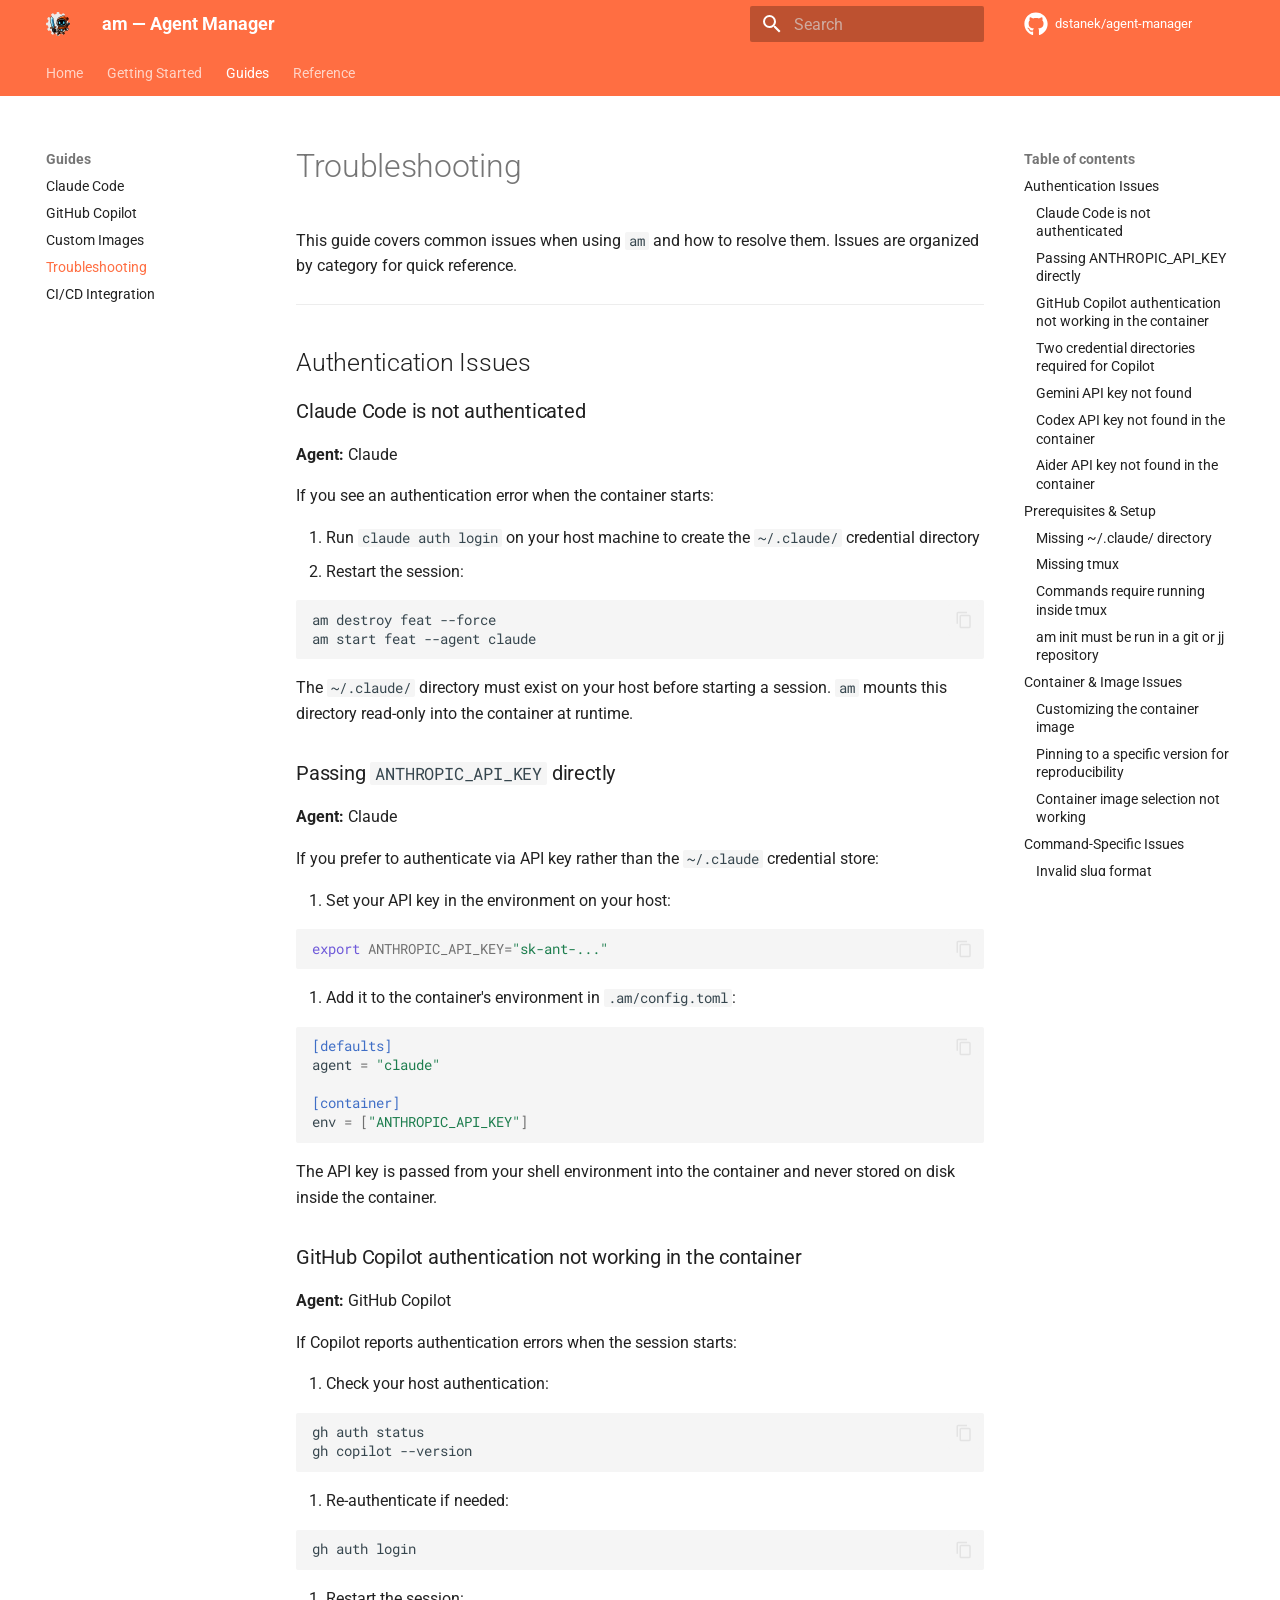
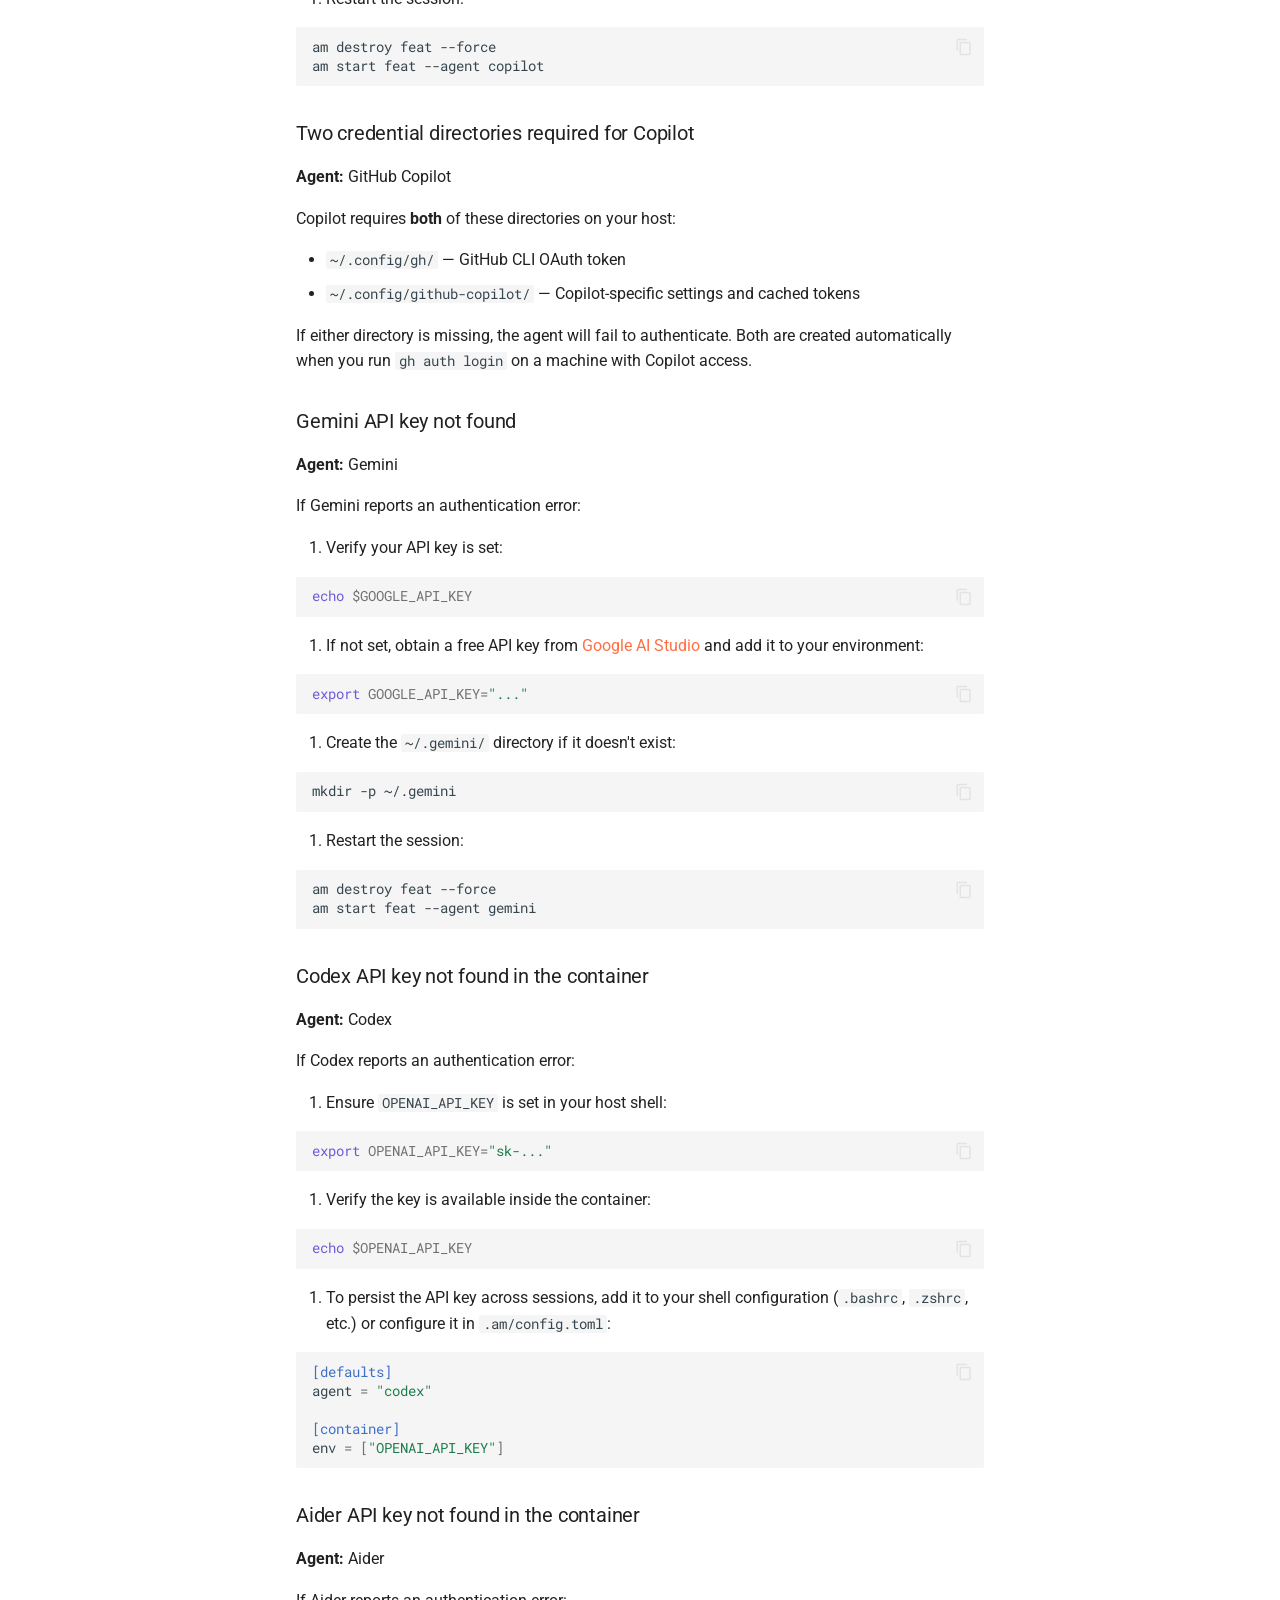
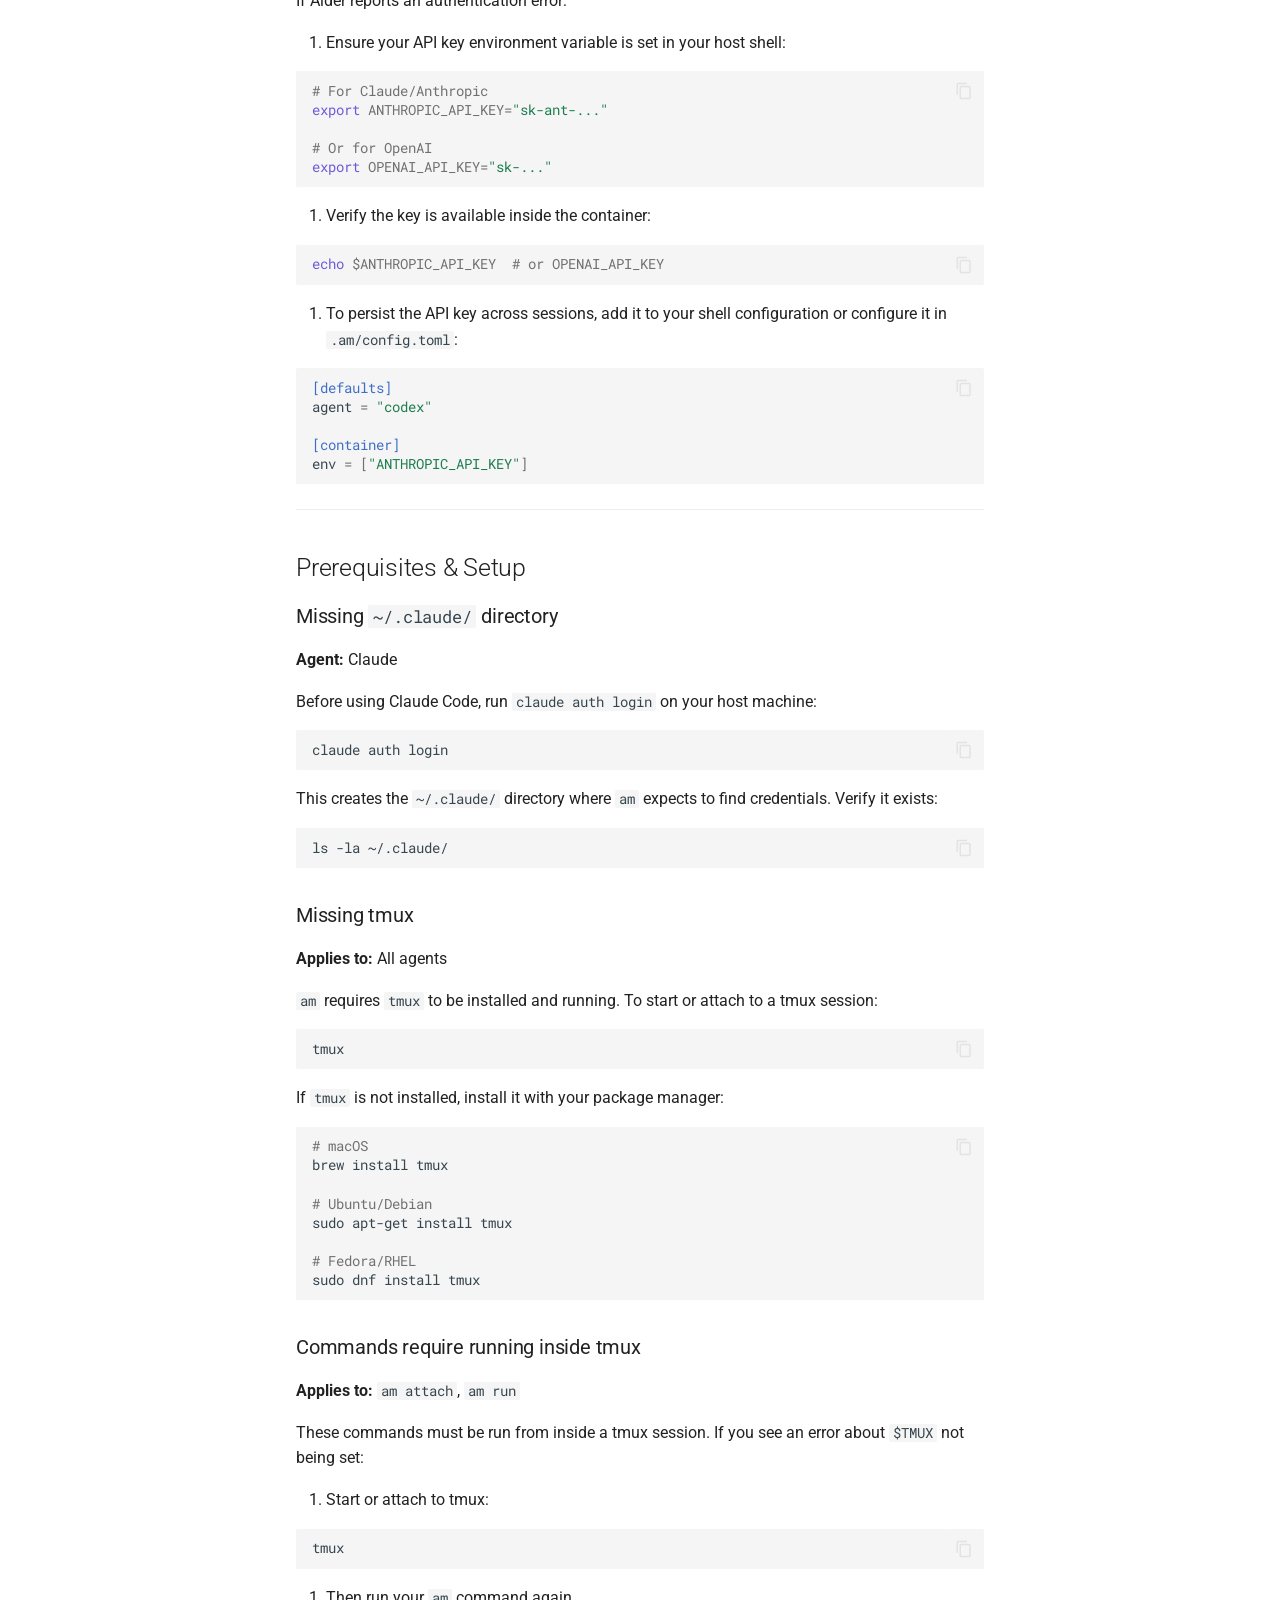
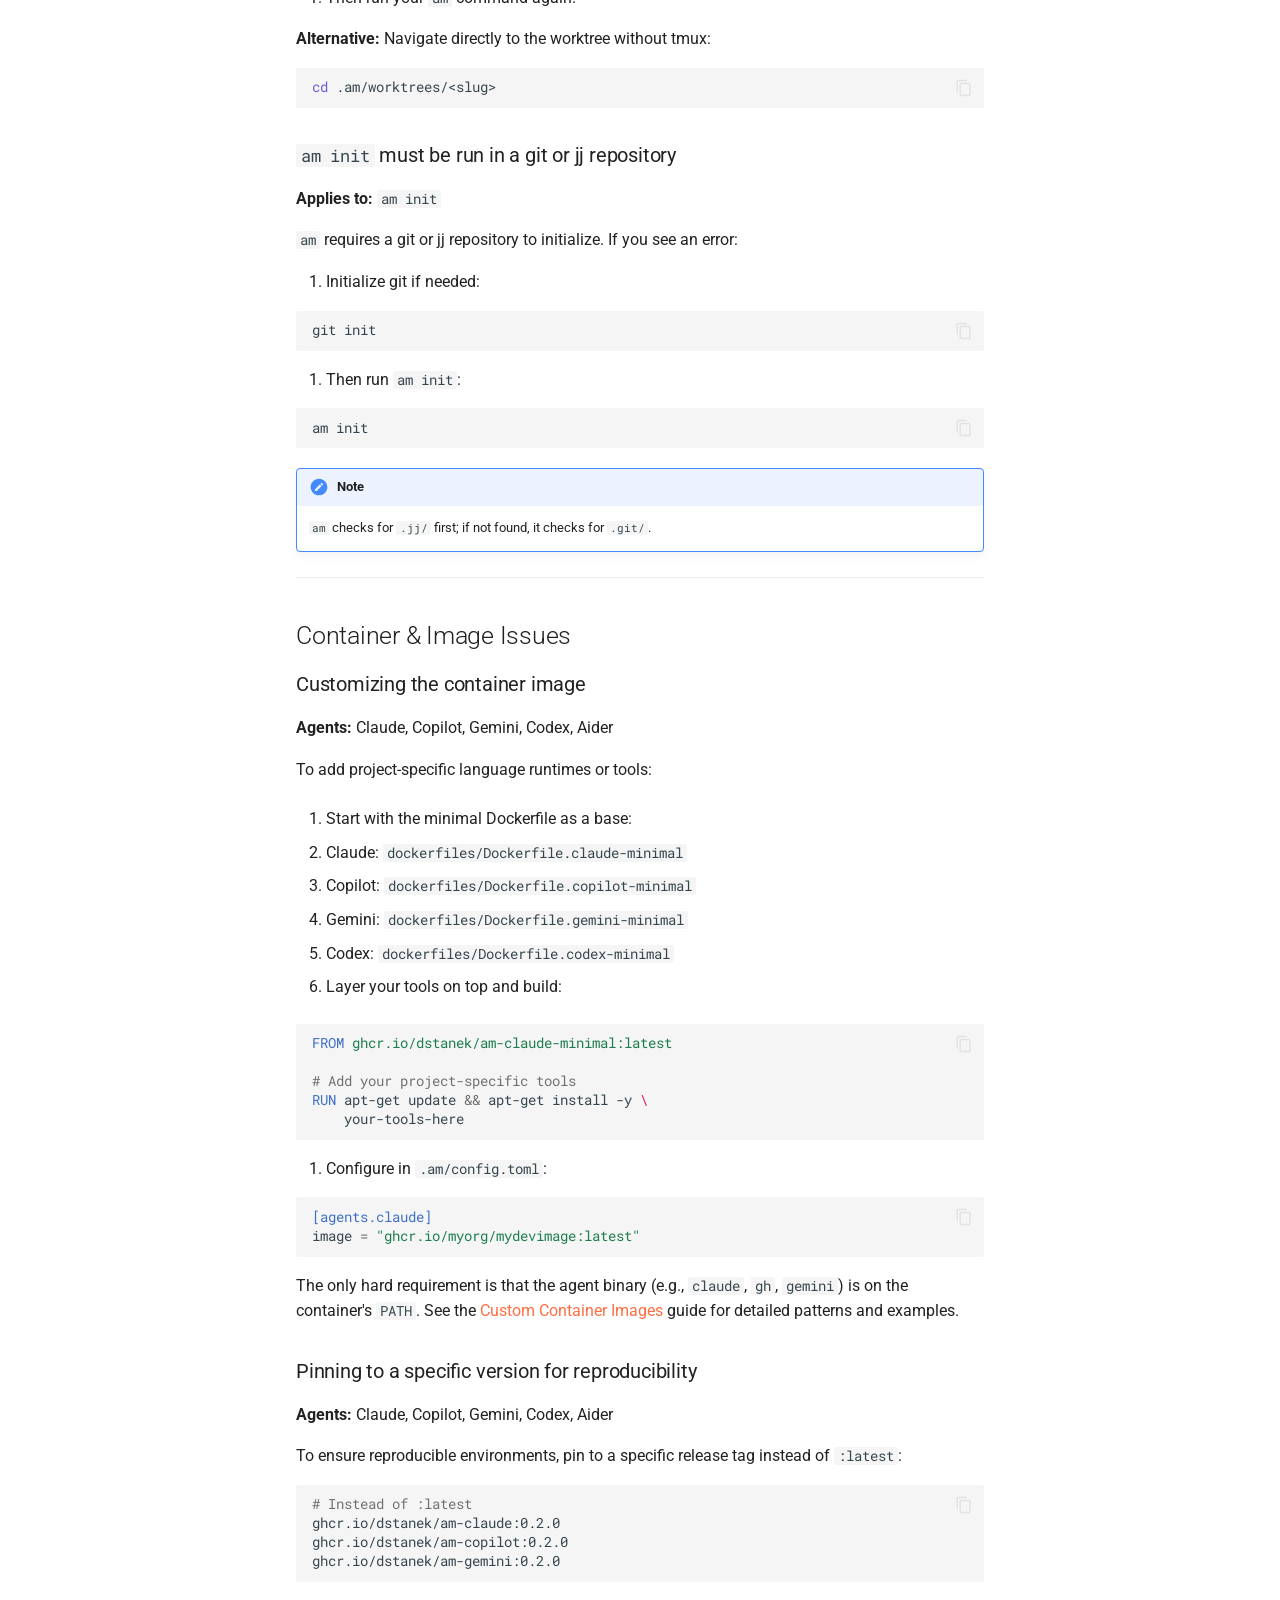
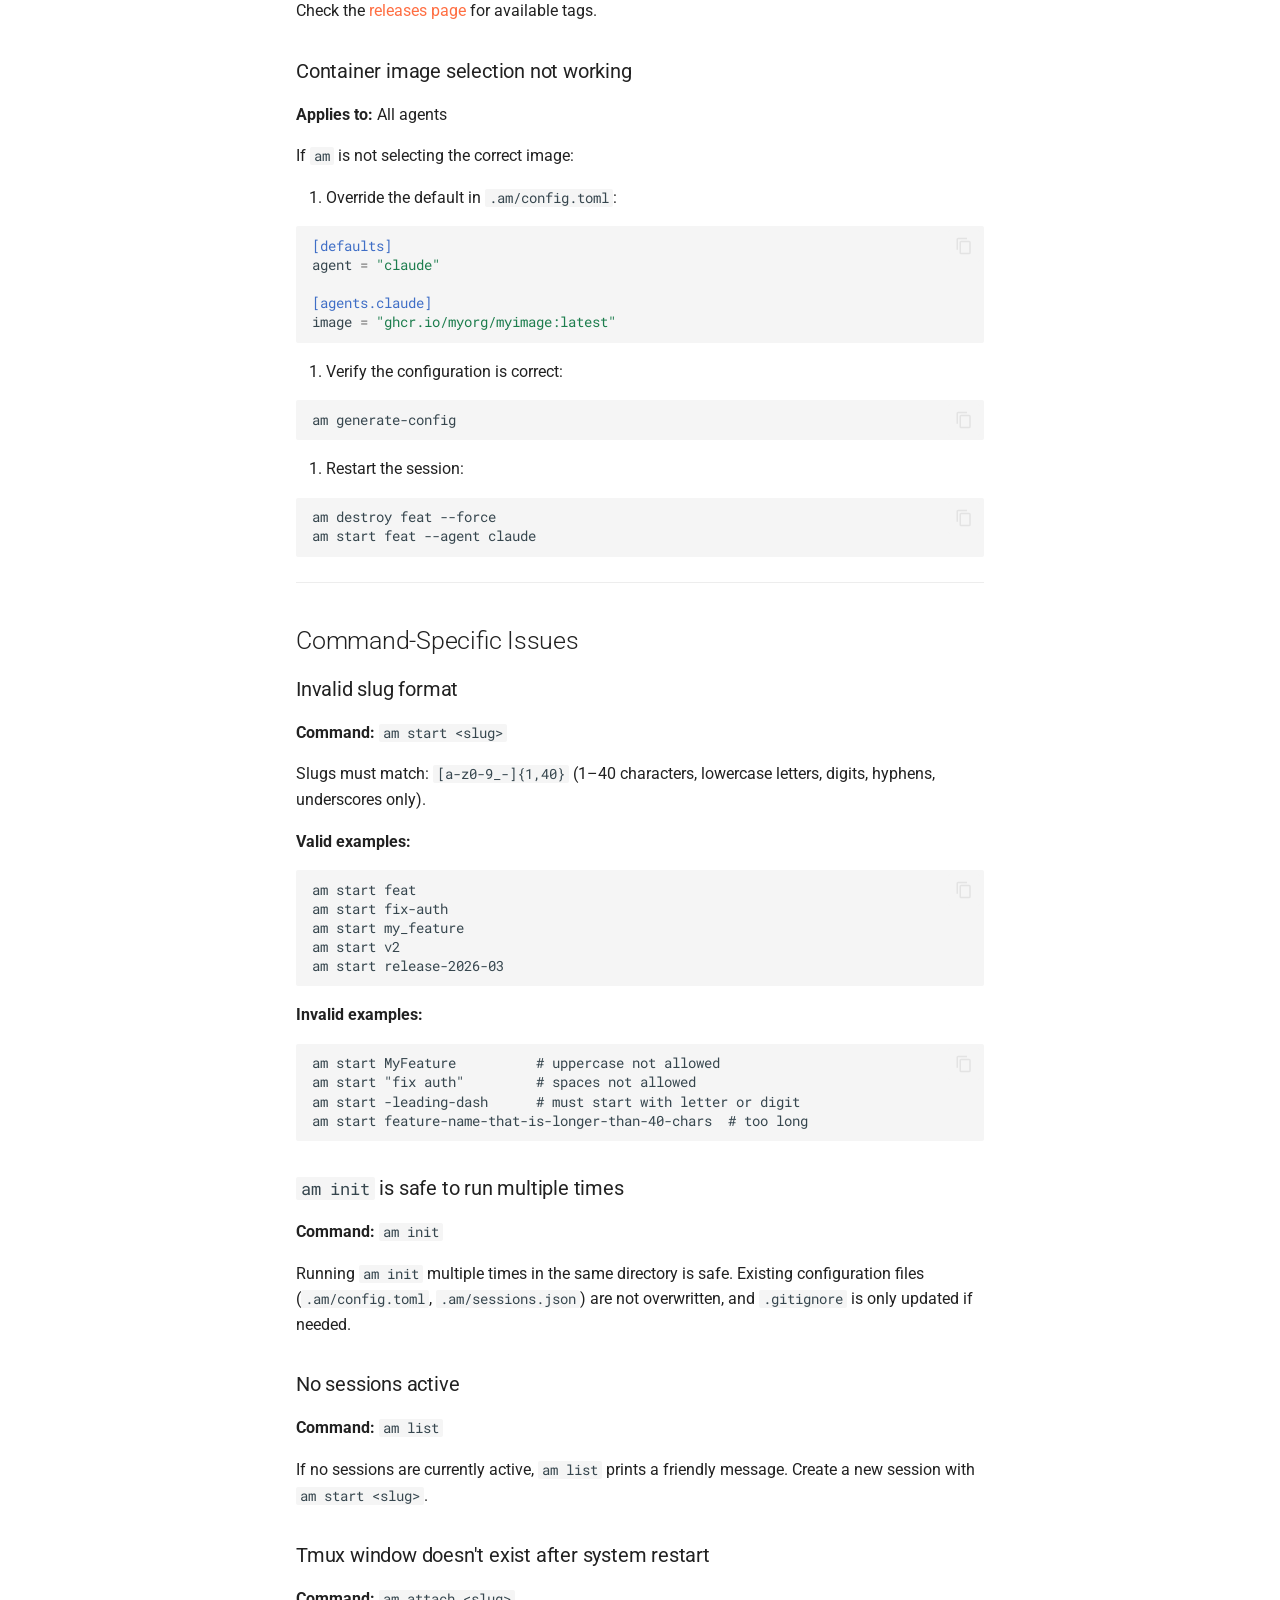
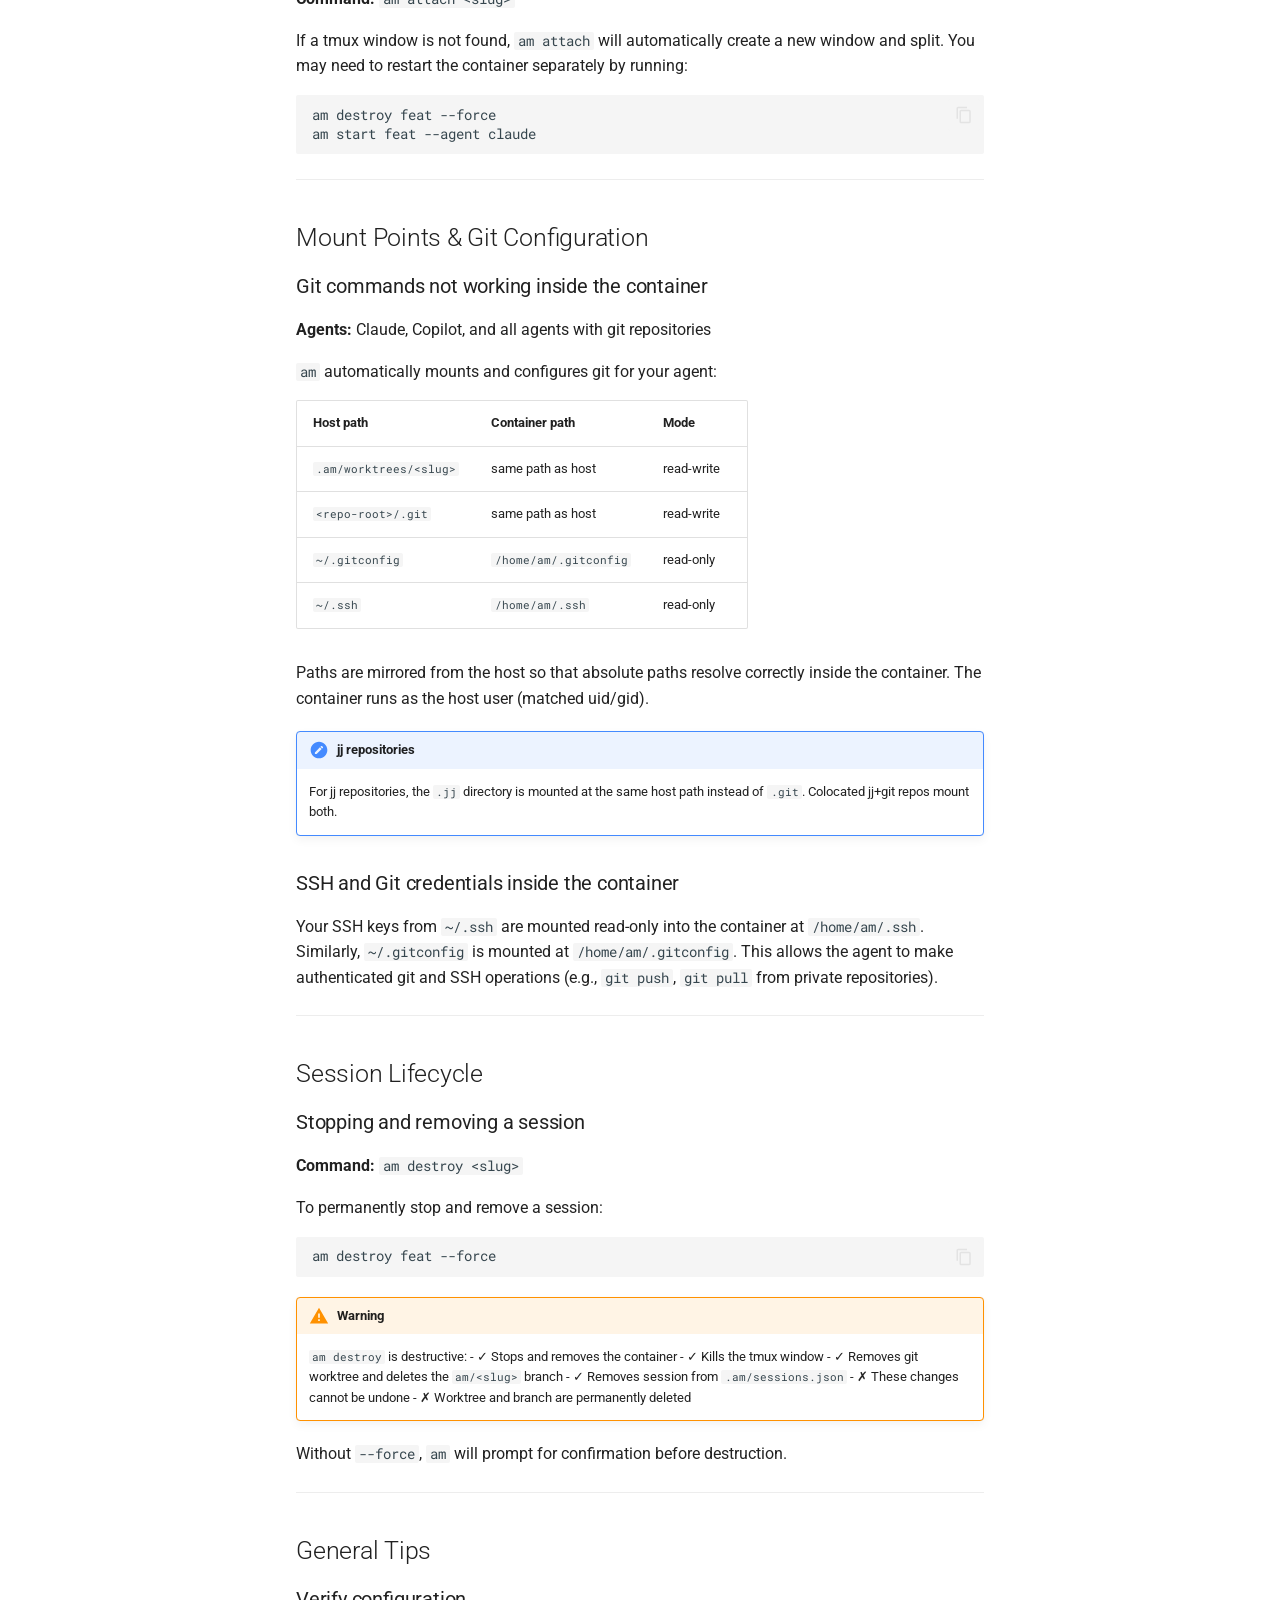
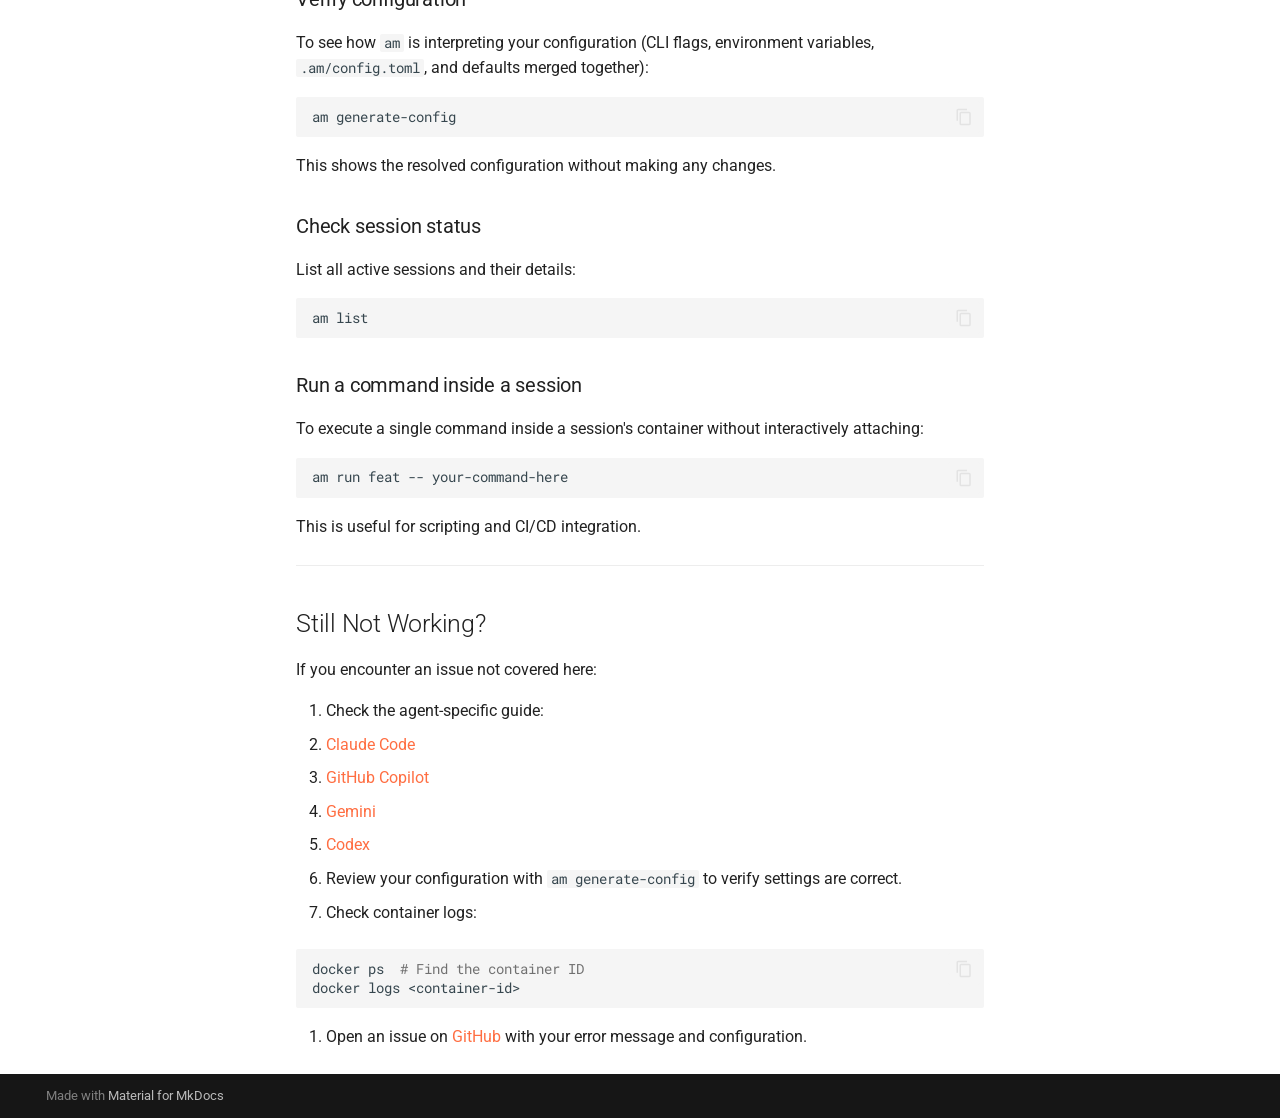
<file: guides/troubleshooting/index.html>
<!doctype html>
<html lang="en" class="no-js">
  <head>
    
      <meta charset="utf-8">
      <meta name="viewport" content="width=device-width,initial-scale=1">
      
        <meta name="description" content="Isolated environments for AI coding agents. Each session gets its own branch, a dedicated tmux window, and optional container isolation.">
      
      
      
        <link rel="canonical" href="https://dstanek.github.io/agent-manager/guides/troubleshooting/">
      
      
        <link rel="prev" href="../custom-images/">
      
      
        <link rel="next" href="../ci-cd-integration/">
      
      
        
      
      
      <link rel="icon" href="../../assets/am-gear-192x192.png">
      <meta name="generator" content="mkdocs-1.6.1, mkdocs-material-9.7.6">
    
    
      
        <title>Troubleshooting - am — Agent Manager</title>
      
    
    
      <link rel="stylesheet" href="../../assets/stylesheets/main.484c7ddc.min.css">
      
        
        <link rel="stylesheet" href="../../assets/stylesheets/palette.ab4e12ef.min.css">
      
      


    
    
      
    
    
      
        
        
        <link rel="preconnect" href="https://fonts.gstatic.com" crossorigin>
        <link rel="stylesheet" href="https://fonts.googleapis.com/css?family=Roboto:300,300i,400,400i,700,700i%7CRoboto+Mono:400,400i,700,700i&display=fallback">
        <style>:root{--md-text-font:"Roboto";--md-code-font:"Roboto Mono"}</style>
      
    
    
      <link rel="stylesheet" href="../../stylesheets/extra.css">
    
    <script>__md_scope=new URL("../..",location),__md_hash=e=>[...e].reduce(((e,_)=>(e<<5)-e+_.charCodeAt(0)),0),__md_get=(e,_=localStorage,t=__md_scope)=>JSON.parse(_.getItem(t.pathname+"."+e)),__md_set=(e,_,t=localStorage,a=__md_scope)=>{try{t.setItem(a.pathname+"."+e,JSON.stringify(_))}catch(e){}}</script>
    
      

    
    
  </head>
  
  
    
    
      
    
    
    
    
    <body dir="ltr" data-md-color-scheme="default" data-md-color-primary="deep-orange" data-md-color-accent="amber">
  
    
    <input class="md-toggle" data-md-toggle="drawer" type="checkbox" id="__drawer" autocomplete="off">
    <input class="md-toggle" data-md-toggle="search" type="checkbox" id="__search" autocomplete="off">
    <label class="md-overlay" for="__drawer"></label>
    <div data-md-component="skip">
      
        
        <a href="#troubleshooting" class="md-skip">
          Skip to content
        </a>
      
    </div>
    <div data-md-component="announce">
      
    </div>
    
    
      

<header class="md-header" data-md-component="header">
  <nav class="md-header__inner md-grid" aria-label="Header">
    <a href="../.." title="am — Agent Manager" class="md-header__button md-logo" aria-label="am — Agent Manager" data-md-component="logo">
      
  <img src="../../assets/am-gear-192x192.png" alt="logo">

    </a>
    <label class="md-header__button md-icon" for="__drawer">
      
      <svg xmlns="http://www.w3.org/2000/svg" viewBox="0 0 24 24"><path d="M3 6h18v2H3zm0 5h18v2H3zm0 5h18v2H3z"/></svg>
    </label>
    <div class="md-header__title" data-md-component="header-title">
      <div class="md-header__ellipsis">
        <div class="md-header__topic">
          <span class="md-ellipsis">
            am — Agent Manager
          </span>
        </div>
        <div class="md-header__topic" data-md-component="header-topic">
          <span class="md-ellipsis">
            
              Troubleshooting
            
          </span>
        </div>
      </div>
    </div>
    
      
        <form class="md-header__option" data-md-component="palette">
  
    
    
    
    <input class="md-option" data-md-color-media="(prefers-color-scheme)" data-md-color-scheme="default" data-md-color-primary="deep-orange" data-md-color-accent="amber"  aria-label="Switch to dark mode"  type="radio" name="__palette" id="__palette_0">
    
      <label class="md-header__button md-icon" title="Switch to dark mode" for="__palette_1" hidden>
        <svg xmlns="http://www.w3.org/2000/svg" viewBox="0 0 24 24"><path d="m14.3 16-.7-2h-3.2l-.7 2H7.8L11 7h2l3.2 9zM20 8.69V4h-4.69L12 .69 8.69 4H4v4.69L.69 12 4 15.31V20h4.69L12 23.31 15.31 20H20v-4.69L23.31 12zm-9.15 3.96h2.3L12 9z"/></svg>
      </label>
    
  
    
    
    
    <input class="md-option" data-md-color-media="(prefers-color-scheme: dark)" data-md-color-scheme="slate" data-md-color-primary="deep-orange" data-md-color-accent="amber"  aria-label="Switch to light mode"  type="radio" name="__palette" id="__palette_1">
    
      <label class="md-header__button md-icon" title="Switch to light mode" for="__palette_0" hidden>
        <svg xmlns="http://www.w3.org/2000/svg" viewBox="0 0 24 24"><path d="M12 18c-.89 0-1.74-.2-2.5-.55C11.56 16.5 13 14.42 13 12s-1.44-4.5-3.5-5.45C10.26 6.2 11.11 6 12 6a6 6 0 0 1 6 6 6 6 0 0 1-6 6m8-9.31V4h-4.69L12 .69 8.69 4H4v4.69L.69 12 4 15.31V20h4.69L12 23.31 15.31 20H20v-4.69L23.31 12z"/></svg>
      </label>
    
  
</form>
      
    
    
      <script>var palette=__md_get("__palette");if(palette&&palette.color){if("(prefers-color-scheme)"===palette.color.media){var media=matchMedia("(prefers-color-scheme: light)"),input=document.querySelector(media.matches?"[data-md-color-media='(prefers-color-scheme: light)']":"[data-md-color-media='(prefers-color-scheme: dark)']");palette.color.media=input.getAttribute("data-md-color-media"),palette.color.scheme=input.getAttribute("data-md-color-scheme"),palette.color.primary=input.getAttribute("data-md-color-primary"),palette.color.accent=input.getAttribute("data-md-color-accent")}for(var[key,value]of Object.entries(palette.color))document.body.setAttribute("data-md-color-"+key,value)}</script>
    
    
    
      
      
        <label class="md-header__button md-icon" for="__search">
          
          <svg xmlns="http://www.w3.org/2000/svg" viewBox="0 0 24 24"><path d="M9.5 3A6.5 6.5 0 0 1 16 9.5c0 1.61-.59 3.09-1.56 4.23l.27.27h.79l5 5-1.5 1.5-5-5v-.79l-.27-.27A6.52 6.52 0 0 1 9.5 16 6.5 6.5 0 0 1 3 9.5 6.5 6.5 0 0 1 9.5 3m0 2C7 5 5 7 5 9.5S7 14 9.5 14 14 12 14 9.5 12 5 9.5 5"/></svg>
        </label>
        <div class="md-search" data-md-component="search" role="dialog">
  <label class="md-search__overlay" for="__search"></label>
  <div class="md-search__inner" role="search">
    <form class="md-search__form" name="search">
      <input type="text" class="md-search__input" name="query" aria-label="Search" placeholder="Search" autocapitalize="off" autocorrect="off" autocomplete="off" spellcheck="false" data-md-component="search-query" required>
      <label class="md-search__icon md-icon" for="__search">
        
        <svg xmlns="http://www.w3.org/2000/svg" viewBox="0 0 24 24"><path d="M9.5 3A6.5 6.5 0 0 1 16 9.5c0 1.61-.59 3.09-1.56 4.23l.27.27h.79l5 5-1.5 1.5-5-5v-.79l-.27-.27A6.52 6.52 0 0 1 9.5 16 6.5 6.5 0 0 1 3 9.5 6.5 6.5 0 0 1 9.5 3m0 2C7 5 5 7 5 9.5S7 14 9.5 14 14 12 14 9.5 12 5 9.5 5"/></svg>
        
        <svg xmlns="http://www.w3.org/2000/svg" viewBox="0 0 24 24"><path d="M20 11v2H8l5.5 5.5-1.42 1.42L4.16 12l7.92-7.92L13.5 5.5 8 11z"/></svg>
      </label>
      <nav class="md-search__options" aria-label="Search">
        
        <button type="reset" class="md-search__icon md-icon" title="Clear" aria-label="Clear" tabindex="-1">
          
          <svg xmlns="http://www.w3.org/2000/svg" viewBox="0 0 24 24"><path d="M19 6.41 17.59 5 12 10.59 6.41 5 5 6.41 10.59 12 5 17.59 6.41 19 12 13.41 17.59 19 19 17.59 13.41 12z"/></svg>
        </button>
      </nav>
      
        <div class="md-search__suggest" data-md-component="search-suggest"></div>
      
    </form>
    <div class="md-search__output">
      <div class="md-search__scrollwrap" tabindex="0" data-md-scrollfix>
        <div class="md-search-result" data-md-component="search-result">
          <div class="md-search-result__meta">
            Initializing search
          </div>
          <ol class="md-search-result__list" role="presentation"></ol>
        </div>
      </div>
    </div>
  </div>
</div>
      
    
    
      <div class="md-header__source">
        <a href="https://github.com/dstanek/agent-manager" title="Go to repository" class="md-source" data-md-component="source">
  <div class="md-source__icon md-icon">
    
    <svg xmlns="http://www.w3.org/2000/svg" viewBox="0 0 512 512"><!--! Font Awesome Free 7.1.0 by @fontawesome - https://fontawesome.com License - https://fontawesome.com/license/free (Icons: CC BY 4.0, Fonts: SIL OFL 1.1, Code: MIT License) Copyright 2025 Fonticons, Inc.--><path d="M173.9 397.4c0 2-2.3 3.6-5.2 3.6-3.3.3-5.6-1.3-5.6-3.6 0-2 2.3-3.6 5.2-3.6 3-.3 5.6 1.3 5.6 3.6m-31.1-4.5c-.7 2 1.3 4.3 4.3 4.9 2.6 1 5.6 0 6.2-2s-1.3-4.3-4.3-5.2c-2.6-.7-5.5.3-6.2 2.3m44.2-1.7c-2.9.7-4.9 2.6-4.6 4.9.3 2 2.9 3.3 5.9 2.6 2.9-.7 4.9-2.6 4.6-4.6-.3-1.9-3-3.2-5.9-2.9M252.8 8C114.1 8 8 113.3 8 252c0 110.9 69.8 205.8 169.5 239.2 12.8 2.3 17.3-5.6 17.3-12.1 0-6.2-.3-40.4-.3-61.4 0 0-70 15-84.7-29.8 0 0-11.4-29.1-27.8-36.6 0 0-22.9-15.7 1.6-15.4 0 0 24.9 2 38.6 25.8 21.9 38.6 58.6 27.5 72.9 20.9 2.3-16 8.8-27.1 16-33.7-55.9-6.2-112.3-14.3-112.3-110.5 0-27.5 7.6-41.3 23.6-58.9-2.6-6.5-11.1-33.3 2.6-67.9 20.9-6.5 69 27 69 27 20-5.6 41.5-8.5 62.8-8.5s42.8 2.9 62.8 8.5c0 0 48.1-33.6 69-27 13.7 34.7 5.2 61.4 2.6 67.9 16 17.7 25.8 31.5 25.8 58.9 0 96.5-58.9 104.2-114.8 110.5 9.2 7.9 17 22.9 17 46.4 0 33.7-.3 75.4-.3 83.6 0 6.5 4.6 14.4 17.3 12.1C436.2 457.8 504 362.9 504 252 504 113.3 391.5 8 252.8 8M105.2 352.9c-1.3 1-1 3.3.7 5.2 1.6 1.6 3.9 2.3 5.2 1 1.3-1 1-3.3-.7-5.2-1.6-1.6-3.9-2.3-5.2-1m-10.8-8.1c-.7 1.3.3 2.9 2.3 3.9 1.6 1 3.6.7 4.3-.7.7-1.3-.3-2.9-2.3-3.9-2-.6-3.6-.3-4.3.7m32.4 35.6c-1.6 1.3-1 4.3 1.3 6.2 2.3 2.3 5.2 2.6 6.5 1 1.3-1.3.7-4.3-1.3-6.2-2.2-2.3-5.2-2.6-6.5-1m-11.4-14.7c-1.6 1-1.6 3.6 0 5.9s4.3 3.3 5.6 2.3c1.6-1.3 1.6-3.9 0-6.2-1.4-2.3-4-3.3-5.6-2"/></svg>
  </div>
  <div class="md-source__repository">
    dstanek/agent-manager
  </div>
</a>
      </div>
    
  </nav>
  
</header>
    
    <div class="md-container" data-md-component="container">
      
      
        
          
            
<nav class="md-tabs" aria-label="Tabs" data-md-component="tabs">
  <div class="md-grid">
    <ul class="md-tabs__list">
      
        
  
  
  
  
    <li class="md-tabs__item">
      <a href="../.." class="md-tabs__link">
        
  
  
    
  
  Home

      </a>
    </li>
  

      
        
  
  
  
  
    
    
      <li class="md-tabs__item">
        <a href="../../getting-started/installation/" class="md-tabs__link">
          
  
  
  Getting Started

        </a>
      </li>
    
  

      
        
  
  
  
    
  
  
    
    
      <li class="md-tabs__item md-tabs__item--active">
        <a href="../claude-code/" class="md-tabs__link">
          
  
  
  Guides

        </a>
      </li>
    
  

      
        
  
  
  
  
    
    
      <li class="md-tabs__item">
        <a href="../../reference/quick-reference/" class="md-tabs__link">
          
  
  
  Reference

        </a>
      </li>
    
  

      
    </ul>
  </div>
</nav>
          
        
      
      <main class="md-main" data-md-component="main">
        <div class="md-main__inner md-grid">
          
            
              
              <div class="md-sidebar md-sidebar--primary" data-md-component="sidebar" data-md-type="navigation" >
                <div class="md-sidebar__scrollwrap">
                  <div class="md-sidebar__inner">
                    


  


<nav class="md-nav md-nav--primary md-nav--lifted" aria-label="Navigation" data-md-level="0">
  <label class="md-nav__title" for="__drawer">
    <a href="../.." title="am — Agent Manager" class="md-nav__button md-logo" aria-label="am — Agent Manager" data-md-component="logo">
      
  <img src="../../assets/am-gear-192x192.png" alt="logo">

    </a>
    am — Agent Manager
  </label>
  
    <div class="md-nav__source">
      <a href="https://github.com/dstanek/agent-manager" title="Go to repository" class="md-source" data-md-component="source">
  <div class="md-source__icon md-icon">
    
    <svg xmlns="http://www.w3.org/2000/svg" viewBox="0 0 512 512"><!--! Font Awesome Free 7.1.0 by @fontawesome - https://fontawesome.com License - https://fontawesome.com/license/free (Icons: CC BY 4.0, Fonts: SIL OFL 1.1, Code: MIT License) Copyright 2025 Fonticons, Inc.--><path d="M173.9 397.4c0 2-2.3 3.6-5.2 3.6-3.3.3-5.6-1.3-5.6-3.6 0-2 2.3-3.6 5.2-3.6 3-.3 5.6 1.3 5.6 3.6m-31.1-4.5c-.7 2 1.3 4.3 4.3 4.9 2.6 1 5.6 0 6.2-2s-1.3-4.3-4.3-5.2c-2.6-.7-5.5.3-6.2 2.3m44.2-1.7c-2.9.7-4.9 2.6-4.6 4.9.3 2 2.9 3.3 5.9 2.6 2.9-.7 4.9-2.6 4.6-4.6-.3-1.9-3-3.2-5.9-2.9M252.8 8C114.1 8 8 113.3 8 252c0 110.9 69.8 205.8 169.5 239.2 12.8 2.3 17.3-5.6 17.3-12.1 0-6.2-.3-40.4-.3-61.4 0 0-70 15-84.7-29.8 0 0-11.4-29.1-27.8-36.6 0 0-22.9-15.7 1.6-15.4 0 0 24.9 2 38.6 25.8 21.9 38.6 58.6 27.5 72.9 20.9 2.3-16 8.8-27.1 16-33.7-55.9-6.2-112.3-14.3-112.3-110.5 0-27.5 7.6-41.3 23.6-58.9-2.6-6.5-11.1-33.3 2.6-67.9 20.9-6.5 69 27 69 27 20-5.6 41.5-8.5 62.8-8.5s42.8 2.9 62.8 8.5c0 0 48.1-33.6 69-27 13.7 34.7 5.2 61.4 2.6 67.9 16 17.7 25.8 31.5 25.8 58.9 0 96.5-58.9 104.2-114.8 110.5 9.2 7.9 17 22.9 17 46.4 0 33.7-.3 75.4-.3 83.6 0 6.5 4.6 14.4 17.3 12.1C436.2 457.8 504 362.9 504 252 504 113.3 391.5 8 252.8 8M105.2 352.9c-1.3 1-1 3.3.7 5.2 1.6 1.6 3.9 2.3 5.2 1 1.3-1 1-3.3-.7-5.2-1.6-1.6-3.9-2.3-5.2-1m-10.8-8.1c-.7 1.3.3 2.9 2.3 3.9 1.6 1 3.6.7 4.3-.7.7-1.3-.3-2.9-2.3-3.9-2-.6-3.6-.3-4.3.7m32.4 35.6c-1.6 1.3-1 4.3 1.3 6.2 2.3 2.3 5.2 2.6 6.5 1 1.3-1.3.7-4.3-1.3-6.2-2.2-2.3-5.2-2.6-6.5-1m-11.4-14.7c-1.6 1-1.6 3.6 0 5.9s4.3 3.3 5.6 2.3c1.6-1.3 1.6-3.9 0-6.2-1.4-2.3-4-3.3-5.6-2"/></svg>
  </div>
  <div class="md-source__repository">
    dstanek/agent-manager
  </div>
</a>
    </div>
  
  <ul class="md-nav__list" data-md-scrollfix>
    
      
      
  
  
  
  
    <li class="md-nav__item">
      <a href="../.." class="md-nav__link">
        
  
  
  <span class="md-ellipsis">
    
  
    Home
  

    
  </span>
  
  

      </a>
    </li>
  

    
      
      
  
  
  
  
    
    
    
    
      
      
        
      
    
    
    <li class="md-nav__item md-nav__item--nested">
      
        
        
        <input class="md-nav__toggle md-toggle " type="checkbox" id="__nav_2" >
        
          
          <label class="md-nav__link" for="__nav_2" id="__nav_2_label" tabindex="0">
            
  
  
  <span class="md-ellipsis">
    
  
    Getting Started
  

    
  </span>
  
  

            <span class="md-nav__icon md-icon"></span>
          </label>
        
        <nav class="md-nav" data-md-level="1" aria-labelledby="__nav_2_label" aria-expanded="false">
          <label class="md-nav__title" for="__nav_2">
            <span class="md-nav__icon md-icon"></span>
            
  
    Getting Started
  

          </label>
          <ul class="md-nav__list" data-md-scrollfix>
            
              
                
  
  
  
  
    <li class="md-nav__item">
      <a href="../../getting-started/installation/" class="md-nav__link">
        
  
  
  <span class="md-ellipsis">
    
  
    Installation
  

    
  </span>
  
  

      </a>
    </li>
  

              
            
              
                
  
  
  
  
    <li class="md-nav__item">
      <a href="../../getting-started/quick-start/" class="md-nav__link">
        
  
  
  <span class="md-ellipsis">
    
  
    Quick Start
  

    
  </span>
  
  

      </a>
    </li>
  

              
            
              
                
  
  
  
  
    <li class="md-nav__item">
      <a href="../../concepts/" class="md-nav__link">
        
  
  
  <span class="md-ellipsis">
    
  
    Concepts
  

    
  </span>
  
  

      </a>
    </li>
  

              
            
          </ul>
        </nav>
      
    </li>
  

    
      
      
  
  
    
  
  
  
    
    
    
    
      
        
        
      
      
        
      
    
    
    <li class="md-nav__item md-nav__item--active md-nav__item--section md-nav__item--nested">
      
        
        
        <input class="md-nav__toggle md-toggle " type="checkbox" id="__nav_3" checked>
        
          
          <label class="md-nav__link" for="__nav_3" id="__nav_3_label" tabindex="">
            
  
  
  <span class="md-ellipsis">
    
  
    Guides
  

    
  </span>
  
  

            <span class="md-nav__icon md-icon"></span>
          </label>
        
        <nav class="md-nav" data-md-level="1" aria-labelledby="__nav_3_label" aria-expanded="true">
          <label class="md-nav__title" for="__nav_3">
            <span class="md-nav__icon md-icon"></span>
            
  
    Guides
  

          </label>
          <ul class="md-nav__list" data-md-scrollfix>
            
              
                
  
  
  
  
    <li class="md-nav__item">
      <a href="../claude-code/" class="md-nav__link">
        
  
  
  <span class="md-ellipsis">
    
  
    Claude Code
  

    
  </span>
  
  

      </a>
    </li>
  

              
            
              
                
  
  
  
  
    <li class="md-nav__item">
      <a href="../github-copilot/" class="md-nav__link">
        
  
  
  <span class="md-ellipsis">
    
  
    GitHub Copilot
  

    
  </span>
  
  

      </a>
    </li>
  

              
            
              
                
  
  
  
  
    <li class="md-nav__item">
      <a href="../custom-images/" class="md-nav__link">
        
  
  
  <span class="md-ellipsis">
    
  
    Custom Images
  

    
  </span>
  
  

      </a>
    </li>
  

              
            
              
                
  
  
    
  
  
  
    <li class="md-nav__item md-nav__item--active">
      
      <input class="md-nav__toggle md-toggle" type="checkbox" id="__toc">
      
      
        
      
      
        <label class="md-nav__link md-nav__link--active" for="__toc">
          
  
  
  <span class="md-ellipsis">
    
  
    Troubleshooting
  

    
  </span>
  
  

          <span class="md-nav__icon md-icon"></span>
        </label>
      
      <a href="./" class="md-nav__link md-nav__link--active">
        
  
  
  <span class="md-ellipsis">
    
  
    Troubleshooting
  

    
  </span>
  
  

      </a>
      
        

<nav class="md-nav md-nav--secondary" aria-label="Table of contents">
  
  
  
    
  
  
    <label class="md-nav__title" for="__toc">
      <span class="md-nav__icon md-icon"></span>
      Table of contents
    </label>
    <ul class="md-nav__list" data-md-component="toc" data-md-scrollfix>
      
        <li class="md-nav__item">
  <a href="#authentication-issues" class="md-nav__link">
    <span class="md-ellipsis">
      
        Authentication Issues
      
    </span>
  </a>
  
    <nav class="md-nav" aria-label="Authentication Issues">
      <ul class="md-nav__list">
        
          <li class="md-nav__item">
  <a href="#claude-code-is-not-authenticated" class="md-nav__link">
    <span class="md-ellipsis">
      
        Claude Code is not authenticated
      
    </span>
  </a>
  
</li>
        
          <li class="md-nav__item">
  <a href="#passing-anthropic_api_key-directly" class="md-nav__link">
    <span class="md-ellipsis">
      
        Passing ANTHROPIC_API_KEY directly
      
    </span>
  </a>
  
</li>
        
          <li class="md-nav__item">
  <a href="#github-copilot-authentication-not-working-in-the-container" class="md-nav__link">
    <span class="md-ellipsis">
      
        GitHub Copilot authentication not working in the container
      
    </span>
  </a>
  
</li>
        
          <li class="md-nav__item">
  <a href="#two-credential-directories-required-for-copilot" class="md-nav__link">
    <span class="md-ellipsis">
      
        Two credential directories required for Copilot
      
    </span>
  </a>
  
</li>
        
          <li class="md-nav__item">
  <a href="#gemini-api-key-not-found" class="md-nav__link">
    <span class="md-ellipsis">
      
        Gemini API key not found
      
    </span>
  </a>
  
</li>
        
          <li class="md-nav__item">
  <a href="#codex-api-key-not-found-in-the-container" class="md-nav__link">
    <span class="md-ellipsis">
      
        Codex API key not found in the container
      
    </span>
  </a>
  
</li>
        
          <li class="md-nav__item">
  <a href="#aider-api-key-not-found-in-the-container" class="md-nav__link">
    <span class="md-ellipsis">
      
        Aider API key not found in the container
      
    </span>
  </a>
  
</li>
        
      </ul>
    </nav>
  
</li>
      
        <li class="md-nav__item">
  <a href="#prerequisites-setup" class="md-nav__link">
    <span class="md-ellipsis">
      
        Prerequisites &amp; Setup
      
    </span>
  </a>
  
    <nav class="md-nav" aria-label="Prerequisites &amp; Setup">
      <ul class="md-nav__list">
        
          <li class="md-nav__item">
  <a href="#missing-claude-directory" class="md-nav__link">
    <span class="md-ellipsis">
      
        Missing ~/.claude/ directory
      
    </span>
  </a>
  
</li>
        
          <li class="md-nav__item">
  <a href="#missing-tmux" class="md-nav__link">
    <span class="md-ellipsis">
      
        Missing tmux
      
    </span>
  </a>
  
</li>
        
          <li class="md-nav__item">
  <a href="#commands-require-running-inside-tmux" class="md-nav__link">
    <span class="md-ellipsis">
      
        Commands require running inside tmux
      
    </span>
  </a>
  
</li>
        
          <li class="md-nav__item">
  <a href="#am-init-must-be-run-in-a-git-or-jj-repository" class="md-nav__link">
    <span class="md-ellipsis">
      
        am init must be run in a git or jj repository
      
    </span>
  </a>
  
</li>
        
      </ul>
    </nav>
  
</li>
      
        <li class="md-nav__item">
  <a href="#container-image-issues" class="md-nav__link">
    <span class="md-ellipsis">
      
        Container &amp; Image Issues
      
    </span>
  </a>
  
    <nav class="md-nav" aria-label="Container &amp; Image Issues">
      <ul class="md-nav__list">
        
          <li class="md-nav__item">
  <a href="#customizing-the-container-image" class="md-nav__link">
    <span class="md-ellipsis">
      
        Customizing the container image
      
    </span>
  </a>
  
</li>
        
          <li class="md-nav__item">
  <a href="#pinning-to-a-specific-version-for-reproducibility" class="md-nav__link">
    <span class="md-ellipsis">
      
        Pinning to a specific version for reproducibility
      
    </span>
  </a>
  
</li>
        
          <li class="md-nav__item">
  <a href="#container-image-selection-not-working" class="md-nav__link">
    <span class="md-ellipsis">
      
        Container image selection not working
      
    </span>
  </a>
  
</li>
        
      </ul>
    </nav>
  
</li>
      
        <li class="md-nav__item">
  <a href="#command-specific-issues" class="md-nav__link">
    <span class="md-ellipsis">
      
        Command-Specific Issues
      
    </span>
  </a>
  
    <nav class="md-nav" aria-label="Command-Specific Issues">
      <ul class="md-nav__list">
        
          <li class="md-nav__item">
  <a href="#invalid-slug-format" class="md-nav__link">
    <span class="md-ellipsis">
      
        Invalid slug format
      
    </span>
  </a>
  
</li>
        
          <li class="md-nav__item">
  <a href="#am-init-is-safe-to-run-multiple-times" class="md-nav__link">
    <span class="md-ellipsis">
      
        am init is safe to run multiple times
      
    </span>
  </a>
  
</li>
        
          <li class="md-nav__item">
  <a href="#no-sessions-active" class="md-nav__link">
    <span class="md-ellipsis">
      
        No sessions active
      
    </span>
  </a>
  
</li>
        
          <li class="md-nav__item">
  <a href="#tmux-window-doesnt-exist-after-system-restart" class="md-nav__link">
    <span class="md-ellipsis">
      
        Tmux window doesn't exist after system restart
      
    </span>
  </a>
  
</li>
        
      </ul>
    </nav>
  
</li>
      
        <li class="md-nav__item">
  <a href="#mount-points-git-configuration" class="md-nav__link">
    <span class="md-ellipsis">
      
        Mount Points &amp; Git Configuration
      
    </span>
  </a>
  
    <nav class="md-nav" aria-label="Mount Points &amp; Git Configuration">
      <ul class="md-nav__list">
        
          <li class="md-nav__item">
  <a href="#git-commands-not-working-inside-the-container" class="md-nav__link">
    <span class="md-ellipsis">
      
        Git commands not working inside the container
      
    </span>
  </a>
  
</li>
        
          <li class="md-nav__item">
  <a href="#ssh-and-git-credentials-inside-the-container" class="md-nav__link">
    <span class="md-ellipsis">
      
        SSH and Git credentials inside the container
      
    </span>
  </a>
  
</li>
        
      </ul>
    </nav>
  
</li>
      
        <li class="md-nav__item">
  <a href="#session-lifecycle" class="md-nav__link">
    <span class="md-ellipsis">
      
        Session Lifecycle
      
    </span>
  </a>
  
    <nav class="md-nav" aria-label="Session Lifecycle">
      <ul class="md-nav__list">
        
          <li class="md-nav__item">
  <a href="#stopping-and-removing-a-session" class="md-nav__link">
    <span class="md-ellipsis">
      
        Stopping and removing a session
      
    </span>
  </a>
  
</li>
        
      </ul>
    </nav>
  
</li>
      
        <li class="md-nav__item">
  <a href="#general-tips" class="md-nav__link">
    <span class="md-ellipsis">
      
        General Tips
      
    </span>
  </a>
  
    <nav class="md-nav" aria-label="General Tips">
      <ul class="md-nav__list">
        
          <li class="md-nav__item">
  <a href="#verify-configuration" class="md-nav__link">
    <span class="md-ellipsis">
      
        Verify configuration
      
    </span>
  </a>
  
</li>
        
          <li class="md-nav__item">
  <a href="#check-session-status" class="md-nav__link">
    <span class="md-ellipsis">
      
        Check session status
      
    </span>
  </a>
  
</li>
        
          <li class="md-nav__item">
  <a href="#run-a-command-inside-a-session" class="md-nav__link">
    <span class="md-ellipsis">
      
        Run a command inside a session
      
    </span>
  </a>
  
</li>
        
      </ul>
    </nav>
  
</li>
      
        <li class="md-nav__item">
  <a href="#still-not-working" class="md-nav__link">
    <span class="md-ellipsis">
      
        Still Not Working?
      
    </span>
  </a>
  
</li>
      
    </ul>
  
</nav>
      
    </li>
  

              
            
              
                
  
  
  
  
    <li class="md-nav__item">
      <a href="../ci-cd-integration/" class="md-nav__link">
        
  
  
  <span class="md-ellipsis">
    
  
    CI/CD Integration
  

    
  </span>
  
  

      </a>
    </li>
  

              
            
          </ul>
        </nav>
      
    </li>
  

    
      
      
  
  
  
  
    
    
    
    
      
      
        
      
    
    
    <li class="md-nav__item md-nav__item--nested">
      
        
        
        <input class="md-nav__toggle md-toggle " type="checkbox" id="__nav_4" >
        
          
          <label class="md-nav__link" for="__nav_4" id="__nav_4_label" tabindex="0">
            
  
  
  <span class="md-ellipsis">
    
  
    Reference
  

    
  </span>
  
  

            <span class="md-nav__icon md-icon"></span>
          </label>
        
        <nav class="md-nav" data-md-level="1" aria-labelledby="__nav_4_label" aria-expanded="false">
          <label class="md-nav__title" for="__nav_4">
            <span class="md-nav__icon md-icon"></span>
            
  
    Reference
  

          </label>
          <ul class="md-nav__list" data-md-scrollfix>
            
              
                
  
  
  
  
    <li class="md-nav__item">
      <a href="../../reference/quick-reference/" class="md-nav__link">
        
  
  
  <span class="md-ellipsis">
    
  
    Quick Reference
  

    
  </span>
  
  

      </a>
    </li>
  

              
            
              
                
  
  
  
  
    <li class="md-nav__item">
      <a href="../../reference/commands/" class="md-nav__link">
        
  
  
  <span class="md-ellipsis">
    
  
    Commands
  

    
  </span>
  
  

      </a>
    </li>
  

              
            
              
                
  
  
  
  
    <li class="md-nav__item">
      <a href="../../reference/configuration/" class="md-nav__link">
        
  
  
  <span class="md-ellipsis">
    
  
    Configuration
  

    
  </span>
  
  

      </a>
    </li>
  

              
            
              
                
  
  
  
  
    <li class="md-nav__item">
      <a href="../../reference/commit-trailers/" class="md-nav__link">
        
  
  
  <span class="md-ellipsis">
    
  
    Commit Trailers
  

    
  </span>
  
  

      </a>
    </li>
  

              
            
          </ul>
        </nav>
      
    </li>
  

    
  </ul>
</nav>
                  </div>
                </div>
              </div>
            
            
              
              <div class="md-sidebar md-sidebar--secondary" data-md-component="sidebar" data-md-type="toc" >
                <div class="md-sidebar__scrollwrap">
                  <div class="md-sidebar__inner">
                    

<nav class="md-nav md-nav--secondary" aria-label="Table of contents">
  
  
  
    
  
  
    <label class="md-nav__title" for="__toc">
      <span class="md-nav__icon md-icon"></span>
      Table of contents
    </label>
    <ul class="md-nav__list" data-md-component="toc" data-md-scrollfix>
      
        <li class="md-nav__item">
  <a href="#authentication-issues" class="md-nav__link">
    <span class="md-ellipsis">
      
        Authentication Issues
      
    </span>
  </a>
  
    <nav class="md-nav" aria-label="Authentication Issues">
      <ul class="md-nav__list">
        
          <li class="md-nav__item">
  <a href="#claude-code-is-not-authenticated" class="md-nav__link">
    <span class="md-ellipsis">
      
        Claude Code is not authenticated
      
    </span>
  </a>
  
</li>
        
          <li class="md-nav__item">
  <a href="#passing-anthropic_api_key-directly" class="md-nav__link">
    <span class="md-ellipsis">
      
        Passing ANTHROPIC_API_KEY directly
      
    </span>
  </a>
  
</li>
        
          <li class="md-nav__item">
  <a href="#github-copilot-authentication-not-working-in-the-container" class="md-nav__link">
    <span class="md-ellipsis">
      
        GitHub Copilot authentication not working in the container
      
    </span>
  </a>
  
</li>
        
          <li class="md-nav__item">
  <a href="#two-credential-directories-required-for-copilot" class="md-nav__link">
    <span class="md-ellipsis">
      
        Two credential directories required for Copilot
      
    </span>
  </a>
  
</li>
        
          <li class="md-nav__item">
  <a href="#gemini-api-key-not-found" class="md-nav__link">
    <span class="md-ellipsis">
      
        Gemini API key not found
      
    </span>
  </a>
  
</li>
        
          <li class="md-nav__item">
  <a href="#codex-api-key-not-found-in-the-container" class="md-nav__link">
    <span class="md-ellipsis">
      
        Codex API key not found in the container
      
    </span>
  </a>
  
</li>
        
          <li class="md-nav__item">
  <a href="#aider-api-key-not-found-in-the-container" class="md-nav__link">
    <span class="md-ellipsis">
      
        Aider API key not found in the container
      
    </span>
  </a>
  
</li>
        
      </ul>
    </nav>
  
</li>
      
        <li class="md-nav__item">
  <a href="#prerequisites-setup" class="md-nav__link">
    <span class="md-ellipsis">
      
        Prerequisites &amp; Setup
      
    </span>
  </a>
  
    <nav class="md-nav" aria-label="Prerequisites &amp; Setup">
      <ul class="md-nav__list">
        
          <li class="md-nav__item">
  <a href="#missing-claude-directory" class="md-nav__link">
    <span class="md-ellipsis">
      
        Missing ~/.claude/ directory
      
    </span>
  </a>
  
</li>
        
          <li class="md-nav__item">
  <a href="#missing-tmux" class="md-nav__link">
    <span class="md-ellipsis">
      
        Missing tmux
      
    </span>
  </a>
  
</li>
        
          <li class="md-nav__item">
  <a href="#commands-require-running-inside-tmux" class="md-nav__link">
    <span class="md-ellipsis">
      
        Commands require running inside tmux
      
    </span>
  </a>
  
</li>
        
          <li class="md-nav__item">
  <a href="#am-init-must-be-run-in-a-git-or-jj-repository" class="md-nav__link">
    <span class="md-ellipsis">
      
        am init must be run in a git or jj repository
      
    </span>
  </a>
  
</li>
        
      </ul>
    </nav>
  
</li>
      
        <li class="md-nav__item">
  <a href="#container-image-issues" class="md-nav__link">
    <span class="md-ellipsis">
      
        Container &amp; Image Issues
      
    </span>
  </a>
  
    <nav class="md-nav" aria-label="Container &amp; Image Issues">
      <ul class="md-nav__list">
        
          <li class="md-nav__item">
  <a href="#customizing-the-container-image" class="md-nav__link">
    <span class="md-ellipsis">
      
        Customizing the container image
      
    </span>
  </a>
  
</li>
        
          <li class="md-nav__item">
  <a href="#pinning-to-a-specific-version-for-reproducibility" class="md-nav__link">
    <span class="md-ellipsis">
      
        Pinning to a specific version for reproducibility
      
    </span>
  </a>
  
</li>
        
          <li class="md-nav__item">
  <a href="#container-image-selection-not-working" class="md-nav__link">
    <span class="md-ellipsis">
      
        Container image selection not working
      
    </span>
  </a>
  
</li>
        
      </ul>
    </nav>
  
</li>
      
        <li class="md-nav__item">
  <a href="#command-specific-issues" class="md-nav__link">
    <span class="md-ellipsis">
      
        Command-Specific Issues
      
    </span>
  </a>
  
    <nav class="md-nav" aria-label="Command-Specific Issues">
      <ul class="md-nav__list">
        
          <li class="md-nav__item">
  <a href="#invalid-slug-format" class="md-nav__link">
    <span class="md-ellipsis">
      
        Invalid slug format
      
    </span>
  </a>
  
</li>
        
          <li class="md-nav__item">
  <a href="#am-init-is-safe-to-run-multiple-times" class="md-nav__link">
    <span class="md-ellipsis">
      
        am init is safe to run multiple times
      
    </span>
  </a>
  
</li>
        
          <li class="md-nav__item">
  <a href="#no-sessions-active" class="md-nav__link">
    <span class="md-ellipsis">
      
        No sessions active
      
    </span>
  </a>
  
</li>
        
          <li class="md-nav__item">
  <a href="#tmux-window-doesnt-exist-after-system-restart" class="md-nav__link">
    <span class="md-ellipsis">
      
        Tmux window doesn't exist after system restart
      
    </span>
  </a>
  
</li>
        
      </ul>
    </nav>
  
</li>
      
        <li class="md-nav__item">
  <a href="#mount-points-git-configuration" class="md-nav__link">
    <span class="md-ellipsis">
      
        Mount Points &amp; Git Configuration
      
    </span>
  </a>
  
    <nav class="md-nav" aria-label="Mount Points &amp; Git Configuration">
      <ul class="md-nav__list">
        
          <li class="md-nav__item">
  <a href="#git-commands-not-working-inside-the-container" class="md-nav__link">
    <span class="md-ellipsis">
      
        Git commands not working inside the container
      
    </span>
  </a>
  
</li>
        
          <li class="md-nav__item">
  <a href="#ssh-and-git-credentials-inside-the-container" class="md-nav__link">
    <span class="md-ellipsis">
      
        SSH and Git credentials inside the container
      
    </span>
  </a>
  
</li>
        
      </ul>
    </nav>
  
</li>
      
        <li class="md-nav__item">
  <a href="#session-lifecycle" class="md-nav__link">
    <span class="md-ellipsis">
      
        Session Lifecycle
      
    </span>
  </a>
  
    <nav class="md-nav" aria-label="Session Lifecycle">
      <ul class="md-nav__list">
        
          <li class="md-nav__item">
  <a href="#stopping-and-removing-a-session" class="md-nav__link">
    <span class="md-ellipsis">
      
        Stopping and removing a session
      
    </span>
  </a>
  
</li>
        
      </ul>
    </nav>
  
</li>
      
        <li class="md-nav__item">
  <a href="#general-tips" class="md-nav__link">
    <span class="md-ellipsis">
      
        General Tips
      
    </span>
  </a>
  
    <nav class="md-nav" aria-label="General Tips">
      <ul class="md-nav__list">
        
          <li class="md-nav__item">
  <a href="#verify-configuration" class="md-nav__link">
    <span class="md-ellipsis">
      
        Verify configuration
      
    </span>
  </a>
  
</li>
        
          <li class="md-nav__item">
  <a href="#check-session-status" class="md-nav__link">
    <span class="md-ellipsis">
      
        Check session status
      
    </span>
  </a>
  
</li>
        
          <li class="md-nav__item">
  <a href="#run-a-command-inside-a-session" class="md-nav__link">
    <span class="md-ellipsis">
      
        Run a command inside a session
      
    </span>
  </a>
  
</li>
        
      </ul>
    </nav>
  
</li>
      
        <li class="md-nav__item">
  <a href="#still-not-working" class="md-nav__link">
    <span class="md-ellipsis">
      
        Still Not Working?
      
    </span>
  </a>
  
</li>
      
    </ul>
  
</nav>
                  </div>
                </div>
              </div>
            
          
          
            <div class="md-content" data-md-component="content">
              
              <article class="md-content__inner md-typeset">
                
                  



<h1 id="troubleshooting">Troubleshooting<a class="headerlink" href="#troubleshooting" title="Permanent link">&para;</a></h1>
<p>This guide covers common issues when using <code>am</code> and how to resolve them. Issues are organized by category for quick reference.</p>
<hr />
<h2 id="authentication-issues">Authentication Issues<a class="headerlink" href="#authentication-issues" title="Permanent link">&para;</a></h2>
<h3 id="claude-code-is-not-authenticated">Claude Code is not authenticated<a class="headerlink" href="#claude-code-is-not-authenticated" title="Permanent link">&para;</a></h3>
<p><strong>Agent:</strong> Claude</p>
<p>If you see an authentication error when the container starts:</p>
<ol>
<li>Run <code>claude auth login</code> on your host machine to create the <code>~/.claude/</code> credential directory</li>
<li>Restart the session:</li>
</ol>
<div class="language-sh highlight"><pre><span></span><code><span id="__span-0-1"><a id="__codelineno-0-1" name="__codelineno-0-1" href="#__codelineno-0-1"></a>am<span class="w"> </span>destroy<span class="w"> </span>feat<span class="w"> </span>--force
</span><span id="__span-0-2"><a id="__codelineno-0-2" name="__codelineno-0-2" href="#__codelineno-0-2"></a>am<span class="w"> </span>start<span class="w"> </span>feat<span class="w"> </span>--agent<span class="w"> </span>claude
</span></code></pre></div>
<p>The <code>~/.claude/</code> directory must exist on your host before starting a session. <code>am</code> mounts this directory read-only into the container at runtime.</p>
<h3 id="passing-anthropic_api_key-directly">Passing <code>ANTHROPIC_API_KEY</code> directly<a class="headerlink" href="#passing-anthropic_api_key-directly" title="Permanent link">&para;</a></h3>
<p><strong>Agent:</strong> Claude</p>
<p>If you prefer to authenticate via API key rather than the <code>~/.claude</code> credential store:</p>
<ol>
<li>Set your API key in the environment on your host:</li>
</ol>
<div class="language-sh highlight"><pre><span></span><code><span id="__span-1-1"><a id="__codelineno-1-1" name="__codelineno-1-1" href="#__codelineno-1-1"></a><span class="nb">export</span><span class="w"> </span><span class="nv">ANTHROPIC_API_KEY</span><span class="o">=</span><span class="s2">&quot;sk-ant-...&quot;</span>
</span></code></pre></div>
<ol>
<li>Add it to the container's environment in <code>.am/config.toml</code>:</li>
</ol>
<div class="language-toml highlight"><pre><span></span><code><span id="__span-2-1"><a id="__codelineno-2-1" name="__codelineno-2-1" href="#__codelineno-2-1"></a><span class="k">[defaults]</span>
</span><span id="__span-2-2"><a id="__codelineno-2-2" name="__codelineno-2-2" href="#__codelineno-2-2"></a><span class="n">agent</span><span class="w"> </span><span class="o">=</span><span class="w"> </span><span class="s2">&quot;claude&quot;</span>
</span><span id="__span-2-3"><a id="__codelineno-2-3" name="__codelineno-2-3" href="#__codelineno-2-3"></a>
</span><span id="__span-2-4"><a id="__codelineno-2-4" name="__codelineno-2-4" href="#__codelineno-2-4"></a><span class="k">[container]</span>
</span><span id="__span-2-5"><a id="__codelineno-2-5" name="__codelineno-2-5" href="#__codelineno-2-5"></a><span class="n">env</span><span class="w"> </span><span class="o">=</span><span class="w"> </span><span class="p">[</span><span class="s2">&quot;ANTHROPIC_API_KEY&quot;</span><span class="p">]</span>
</span></code></pre></div>
<p>The API key is passed from your shell environment into the container and never stored on disk inside the container.</p>
<h3 id="github-copilot-authentication-not-working-in-the-container">GitHub Copilot authentication not working in the container<a class="headerlink" href="#github-copilot-authentication-not-working-in-the-container" title="Permanent link">&para;</a></h3>
<p><strong>Agent:</strong> GitHub Copilot</p>
<p>If Copilot reports authentication errors when the session starts:</p>
<ol>
<li>Check your host authentication:</li>
</ol>
<div class="language-sh highlight"><pre><span></span><code><span id="__span-3-1"><a id="__codelineno-3-1" name="__codelineno-3-1" href="#__codelineno-3-1"></a>gh<span class="w"> </span>auth<span class="w"> </span>status
</span><span id="__span-3-2"><a id="__codelineno-3-2" name="__codelineno-3-2" href="#__codelineno-3-2"></a>gh<span class="w"> </span>copilot<span class="w"> </span>--version
</span></code></pre></div>
<ol>
<li>Re-authenticate if needed:</li>
</ol>
<div class="language-sh highlight"><pre><span></span><code><span id="__span-4-1"><a id="__codelineno-4-1" name="__codelineno-4-1" href="#__codelineno-4-1"></a>gh<span class="w"> </span>auth<span class="w"> </span>login
</span></code></pre></div>
<ol>
<li>Restart the session:</li>
</ol>
<div class="language-sh highlight"><pre><span></span><code><span id="__span-5-1"><a id="__codelineno-5-1" name="__codelineno-5-1" href="#__codelineno-5-1"></a>am<span class="w"> </span>destroy<span class="w"> </span>feat<span class="w"> </span>--force
</span><span id="__span-5-2"><a id="__codelineno-5-2" name="__codelineno-5-2" href="#__codelineno-5-2"></a>am<span class="w"> </span>start<span class="w"> </span>feat<span class="w"> </span>--agent<span class="w"> </span>copilot
</span></code></pre></div>
<h3 id="two-credential-directories-required-for-copilot">Two credential directories required for Copilot<a class="headerlink" href="#two-credential-directories-required-for-copilot" title="Permanent link">&para;</a></h3>
<p><strong>Agent:</strong> GitHub Copilot</p>
<p>Copilot requires <strong>both</strong> of these directories on your host:</p>
<ul>
<li><code>~/.config/gh/</code> — GitHub CLI OAuth token</li>
<li><code>~/.config/github-copilot/</code> — Copilot-specific settings and cached tokens</li>
</ul>
<p>If either directory is missing, the agent will fail to authenticate. Both are created automatically when you run <code>gh auth login</code> on a machine with Copilot access.</p>
<h3 id="gemini-api-key-not-found">Gemini API key not found<a class="headerlink" href="#gemini-api-key-not-found" title="Permanent link">&para;</a></h3>
<p><strong>Agent:</strong> Gemini</p>
<p>If Gemini reports an authentication error:</p>
<ol>
<li>Verify your API key is set:</li>
</ol>
<div class="language-sh highlight"><pre><span></span><code><span id="__span-6-1"><a id="__codelineno-6-1" name="__codelineno-6-1" href="#__codelineno-6-1"></a><span class="nb">echo</span><span class="w"> </span><span class="nv">$GOOGLE_API_KEY</span>
</span></code></pre></div>
<ol>
<li>If not set, obtain a free API key from <a href="https://aistudio.google.com/app/apikey">Google AI Studio</a> and add it to your environment:</li>
</ol>
<div class="language-sh highlight"><pre><span></span><code><span id="__span-7-1"><a id="__codelineno-7-1" name="__codelineno-7-1" href="#__codelineno-7-1"></a><span class="nb">export</span><span class="w"> </span><span class="nv">GOOGLE_API_KEY</span><span class="o">=</span><span class="s2">&quot;...&quot;</span>
</span></code></pre></div>
<ol>
<li>Create the <code>~/.gemini/</code> directory if it doesn't exist:</li>
</ol>
<div class="language-sh highlight"><pre><span></span><code><span id="__span-8-1"><a id="__codelineno-8-1" name="__codelineno-8-1" href="#__codelineno-8-1"></a>mkdir<span class="w"> </span>-p<span class="w"> </span>~/.gemini
</span></code></pre></div>
<ol>
<li>Restart the session:</li>
</ol>
<div class="language-sh highlight"><pre><span></span><code><span id="__span-9-1"><a id="__codelineno-9-1" name="__codelineno-9-1" href="#__codelineno-9-1"></a>am<span class="w"> </span>destroy<span class="w"> </span>feat<span class="w"> </span>--force
</span><span id="__span-9-2"><a id="__codelineno-9-2" name="__codelineno-9-2" href="#__codelineno-9-2"></a>am<span class="w"> </span>start<span class="w"> </span>feat<span class="w"> </span>--agent<span class="w"> </span>gemini
</span></code></pre></div>
<h3 id="codex-api-key-not-found-in-the-container">Codex API key not found in the container<a class="headerlink" href="#codex-api-key-not-found-in-the-container" title="Permanent link">&para;</a></h3>
<p><strong>Agent:</strong> Codex</p>
<p>If Codex reports an authentication error:</p>
<ol>
<li>Ensure <code>OPENAI_API_KEY</code> is set in your host shell:</li>
</ol>
<div class="language-sh highlight"><pre><span></span><code><span id="__span-10-1"><a id="__codelineno-10-1" name="__codelineno-10-1" href="#__codelineno-10-1"></a><span class="nb">export</span><span class="w"> </span><span class="nv">OPENAI_API_KEY</span><span class="o">=</span><span class="s2">&quot;sk-...&quot;</span>
</span></code></pre></div>
<ol>
<li>Verify the key is available inside the container:</li>
</ol>
<div class="language-sh highlight"><pre><span></span><code><span id="__span-11-1"><a id="__codelineno-11-1" name="__codelineno-11-1" href="#__codelineno-11-1"></a><span class="nb">echo</span><span class="w"> </span><span class="nv">$OPENAI_API_KEY</span>
</span></code></pre></div>
<ol>
<li>To persist the API key across sessions, add it to your shell configuration (<code>.bashrc</code>, <code>.zshrc</code>, etc.) or configure it in <code>.am/config.toml</code>:</li>
</ol>
<div class="language-toml highlight"><pre><span></span><code><span id="__span-12-1"><a id="__codelineno-12-1" name="__codelineno-12-1" href="#__codelineno-12-1"></a><span class="k">[defaults]</span>
</span><span id="__span-12-2"><a id="__codelineno-12-2" name="__codelineno-12-2" href="#__codelineno-12-2"></a><span class="n">agent</span><span class="w"> </span><span class="o">=</span><span class="w"> </span><span class="s2">&quot;codex&quot;</span>
</span><span id="__span-12-3"><a id="__codelineno-12-3" name="__codelineno-12-3" href="#__codelineno-12-3"></a>
</span><span id="__span-12-4"><a id="__codelineno-12-4" name="__codelineno-12-4" href="#__codelineno-12-4"></a><span class="k">[container]</span>
</span><span id="__span-12-5"><a id="__codelineno-12-5" name="__codelineno-12-5" href="#__codelineno-12-5"></a><span class="n">env</span><span class="w"> </span><span class="o">=</span><span class="w"> </span><span class="p">[</span><span class="s2">&quot;OPENAI_API_KEY&quot;</span><span class="p">]</span>
</span></code></pre></div>
<h3 id="aider-api-key-not-found-in-the-container">Aider API key not found in the container<a class="headerlink" href="#aider-api-key-not-found-in-the-container" title="Permanent link">&para;</a></h3>
<p><strong>Agent:</strong> Aider</p>
<p>If Aider reports an authentication error:</p>
<ol>
<li>Ensure your API key environment variable is set in your host shell:</li>
</ol>
<div class="language-sh highlight"><pre><span></span><code><span id="__span-13-1"><a id="__codelineno-13-1" name="__codelineno-13-1" href="#__codelineno-13-1"></a><span class="c1"># For Claude/Anthropic</span>
</span><span id="__span-13-2"><a id="__codelineno-13-2" name="__codelineno-13-2" href="#__codelineno-13-2"></a><span class="nb">export</span><span class="w"> </span><span class="nv">ANTHROPIC_API_KEY</span><span class="o">=</span><span class="s2">&quot;sk-ant-...&quot;</span>
</span><span id="__span-13-3"><a id="__codelineno-13-3" name="__codelineno-13-3" href="#__codelineno-13-3"></a>
</span><span id="__span-13-4"><a id="__codelineno-13-4" name="__codelineno-13-4" href="#__codelineno-13-4"></a><span class="c1"># Or for OpenAI</span>
</span><span id="__span-13-5"><a id="__codelineno-13-5" name="__codelineno-13-5" href="#__codelineno-13-5"></a><span class="nb">export</span><span class="w"> </span><span class="nv">OPENAI_API_KEY</span><span class="o">=</span><span class="s2">&quot;sk-...&quot;</span>
</span></code></pre></div>
<ol>
<li>Verify the key is available inside the container:</li>
</ol>
<div class="language-sh highlight"><pre><span></span><code><span id="__span-14-1"><a id="__codelineno-14-1" name="__codelineno-14-1" href="#__codelineno-14-1"></a><span class="nb">echo</span><span class="w"> </span><span class="nv">$ANTHROPIC_API_KEY</span><span class="w">  </span><span class="c1"># or OPENAI_API_KEY</span>
</span></code></pre></div>
<ol>
<li>To persist the API key across sessions, add it to your shell configuration or configure it in <code>.am/config.toml</code>:</li>
</ol>
<div class="language-toml highlight"><pre><span></span><code><span id="__span-15-1"><a id="__codelineno-15-1" name="__codelineno-15-1" href="#__codelineno-15-1"></a><span class="k">[defaults]</span>
</span><span id="__span-15-2"><a id="__codelineno-15-2" name="__codelineno-15-2" href="#__codelineno-15-2"></a><span class="n">agent</span><span class="w"> </span><span class="o">=</span><span class="w"> </span><span class="s2">&quot;codex&quot;</span>
</span><span id="__span-15-3"><a id="__codelineno-15-3" name="__codelineno-15-3" href="#__codelineno-15-3"></a>
</span><span id="__span-15-4"><a id="__codelineno-15-4" name="__codelineno-15-4" href="#__codelineno-15-4"></a><span class="k">[container]</span>
</span><span id="__span-15-5"><a id="__codelineno-15-5" name="__codelineno-15-5" href="#__codelineno-15-5"></a><span class="n">env</span><span class="w"> </span><span class="o">=</span><span class="w"> </span><span class="p">[</span><span class="s2">&quot;ANTHROPIC_API_KEY&quot;</span><span class="p">]</span>
</span></code></pre></div>
<hr />
<h2 id="prerequisites-setup">Prerequisites &amp; Setup<a class="headerlink" href="#prerequisites-setup" title="Permanent link">&para;</a></h2>
<h3 id="missing-claude-directory">Missing <code>~/.claude/</code> directory<a class="headerlink" href="#missing-claude-directory" title="Permanent link">&para;</a></h3>
<p><strong>Agent:</strong> Claude</p>
<p>Before using Claude Code, run <code>claude auth login</code> on your host machine:</p>
<div class="language-sh highlight"><pre><span></span><code><span id="__span-16-1"><a id="__codelineno-16-1" name="__codelineno-16-1" href="#__codelineno-16-1"></a>claude<span class="w"> </span>auth<span class="w"> </span>login
</span></code></pre></div>
<p>This creates the <code>~/.claude/</code> directory where <code>am</code> expects to find credentials. Verify it exists:</p>
<div class="language-sh highlight"><pre><span></span><code><span id="__span-17-1"><a id="__codelineno-17-1" name="__codelineno-17-1" href="#__codelineno-17-1"></a>ls<span class="w"> </span>-la<span class="w"> </span>~/.claude/
</span></code></pre></div>
<h3 id="missing-tmux">Missing tmux<a class="headerlink" href="#missing-tmux" title="Permanent link">&para;</a></h3>
<p><strong>Applies to:</strong> All agents</p>
<p><code>am</code> requires <code>tmux</code> to be installed and running. To start or attach to a tmux session:</p>
<div class="language-sh highlight"><pre><span></span><code><span id="__span-18-1"><a id="__codelineno-18-1" name="__codelineno-18-1" href="#__codelineno-18-1"></a>tmux
</span></code></pre></div>
<p>If <code>tmux</code> is not installed, install it with your package manager:</p>
<div class="language-sh highlight"><pre><span></span><code><span id="__span-19-1"><a id="__codelineno-19-1" name="__codelineno-19-1" href="#__codelineno-19-1"></a><span class="c1"># macOS</span>
</span><span id="__span-19-2"><a id="__codelineno-19-2" name="__codelineno-19-2" href="#__codelineno-19-2"></a>brew<span class="w"> </span>install<span class="w"> </span>tmux
</span><span id="__span-19-3"><a id="__codelineno-19-3" name="__codelineno-19-3" href="#__codelineno-19-3"></a>
</span><span id="__span-19-4"><a id="__codelineno-19-4" name="__codelineno-19-4" href="#__codelineno-19-4"></a><span class="c1"># Ubuntu/Debian</span>
</span><span id="__span-19-5"><a id="__codelineno-19-5" name="__codelineno-19-5" href="#__codelineno-19-5"></a>sudo<span class="w"> </span>apt-get<span class="w"> </span>install<span class="w"> </span>tmux
</span><span id="__span-19-6"><a id="__codelineno-19-6" name="__codelineno-19-6" href="#__codelineno-19-6"></a>
</span><span id="__span-19-7"><a id="__codelineno-19-7" name="__codelineno-19-7" href="#__codelineno-19-7"></a><span class="c1"># Fedora/RHEL</span>
</span><span id="__span-19-8"><a id="__codelineno-19-8" name="__codelineno-19-8" href="#__codelineno-19-8"></a>sudo<span class="w"> </span>dnf<span class="w"> </span>install<span class="w"> </span>tmux
</span></code></pre></div>
<h3 id="commands-require-running-inside-tmux">Commands require running inside tmux<a class="headerlink" href="#commands-require-running-inside-tmux" title="Permanent link">&para;</a></h3>
<p><strong>Applies to:</strong> <code>am attach</code>, <code>am run</code></p>
<p>These commands must be run from inside a tmux session. If you see an error about <code>$TMUX</code> not being set:</p>
<ol>
<li>Start or attach to tmux:</li>
</ol>
<div class="language-sh highlight"><pre><span></span><code><span id="__span-20-1"><a id="__codelineno-20-1" name="__codelineno-20-1" href="#__codelineno-20-1"></a>tmux
</span></code></pre></div>
<ol>
<li>Then run your <code>am</code> command again.</li>
</ol>
<p><strong>Alternative:</strong> Navigate directly to the worktree without tmux:</p>
<div class="language-sh highlight"><pre><span></span><code><span id="__span-21-1"><a id="__codelineno-21-1" name="__codelineno-21-1" href="#__codelineno-21-1"></a><span class="nb">cd</span><span class="w"> </span>.am/worktrees/&lt;slug&gt;
</span></code></pre></div>
<h3 id="am-init-must-be-run-in-a-git-or-jj-repository"><code>am init</code> must be run in a git or jj repository<a class="headerlink" href="#am-init-must-be-run-in-a-git-or-jj-repository" title="Permanent link">&para;</a></h3>
<p><strong>Applies to:</strong> <code>am init</code></p>
<p><code>am</code> requires a git or jj repository to initialize. If you see an error:</p>
<ol>
<li>Initialize git if needed:</li>
</ol>
<div class="language-sh highlight"><pre><span></span><code><span id="__span-22-1"><a id="__codelineno-22-1" name="__codelineno-22-1" href="#__codelineno-22-1"></a>git<span class="w"> </span>init
</span></code></pre></div>
<ol>
<li>Then run <code>am init</code>:</li>
</ol>
<div class="language-sh highlight"><pre><span></span><code><span id="__span-23-1"><a id="__codelineno-23-1" name="__codelineno-23-1" href="#__codelineno-23-1"></a>am<span class="w"> </span>init
</span></code></pre></div>
<div class="admonition note">
<p class="admonition-title">Note</p>
<p><code>am</code> checks for <code>.jj/</code> first; if not found, it checks for <code>.git/</code>.</p>
</div>
<hr />
<h2 id="container-image-issues">Container &amp; Image Issues<a class="headerlink" href="#container-image-issues" title="Permanent link">&para;</a></h2>
<h3 id="customizing-the-container-image">Customizing the container image<a class="headerlink" href="#customizing-the-container-image" title="Permanent link">&para;</a></h3>
<p><strong>Agents:</strong> Claude, Copilot, Gemini, Codex, Aider</p>
<p>To add project-specific language runtimes or tools:</p>
<ol>
<li>
<p>Start with the minimal Dockerfile as a base:</p>
</li>
<li>
<p>Claude: <code>dockerfiles/Dockerfile.claude-minimal</code></p>
</li>
<li>Copilot: <code>dockerfiles/Dockerfile.copilot-minimal</code></li>
<li>Gemini: <code>dockerfiles/Dockerfile.gemini-minimal</code></li>
<li>
<p>Codex: <code>dockerfiles/Dockerfile.codex-minimal</code></p>
</li>
<li>
<p>Layer your tools on top and build:</p>
</li>
</ol>
<div class="language-dockerfile highlight"><pre><span></span><code><span id="__span-24-1"><a id="__codelineno-24-1" name="__codelineno-24-1" href="#__codelineno-24-1"></a><span class="k">FROM</span><span class="w"> </span><span class="s">ghcr.io/dstanek/am-claude-minimal:latest</span>
</span><span id="__span-24-2"><a id="__codelineno-24-2" name="__codelineno-24-2" href="#__codelineno-24-2"></a>
</span><span id="__span-24-3"><a id="__codelineno-24-3" name="__codelineno-24-3" href="#__codelineno-24-3"></a><span class="c"># Add your project-specific tools</span>
</span><span id="__span-24-4"><a id="__codelineno-24-4" name="__codelineno-24-4" href="#__codelineno-24-4"></a><span class="k">RUN</span><span class="w"> </span>apt-get<span class="w"> </span>update<span class="w"> </span><span class="o">&amp;&amp;</span><span class="w"> </span>apt-get<span class="w"> </span>install<span class="w"> </span>-y<span class="w"> </span><span class="se">\</span>
</span><span id="__span-24-5"><a id="__codelineno-24-5" name="__codelineno-24-5" href="#__codelineno-24-5"></a><span class="w">    </span>your-tools-here
</span></code></pre></div>
<ol>
<li>Configure in <code>.am/config.toml</code>:</li>
</ol>
<div class="language-toml highlight"><pre><span></span><code><span id="__span-25-1"><a id="__codelineno-25-1" name="__codelineno-25-1" href="#__codelineno-25-1"></a><span class="k">[agents.claude]</span>
</span><span id="__span-25-2"><a id="__codelineno-25-2" name="__codelineno-25-2" href="#__codelineno-25-2"></a><span class="n">image</span><span class="w"> </span><span class="o">=</span><span class="w"> </span><span class="s2">&quot;ghcr.io/myorg/mydevimage:latest&quot;</span>
</span></code></pre></div>
<p>The only hard requirement is that the agent binary (e.g., <code>claude</code>, <code>gh</code>, <code>gemini</code>) is on the container's <code>PATH</code>. See the <a href="../custom-images/">Custom Container Images</a> guide for detailed patterns and examples.</p>
<h3 id="pinning-to-a-specific-version-for-reproducibility">Pinning to a specific version for reproducibility<a class="headerlink" href="#pinning-to-a-specific-version-for-reproducibility" title="Permanent link">&para;</a></h3>
<p><strong>Agents:</strong> Claude, Copilot, Gemini, Codex, Aider</p>
<p>To ensure reproducible environments, pin to a specific release tag instead of <code>:latest</code>:</p>
<div class="language-sh highlight"><pre><span></span><code><span id="__span-26-1"><a id="__codelineno-26-1" name="__codelineno-26-1" href="#__codelineno-26-1"></a><span class="c1"># Instead of :latest</span>
</span><span id="__span-26-2"><a id="__codelineno-26-2" name="__codelineno-26-2" href="#__codelineno-26-2"></a>ghcr.io/dstanek/am-claude:0.2.0
</span><span id="__span-26-3"><a id="__codelineno-26-3" name="__codelineno-26-3" href="#__codelineno-26-3"></a>ghcr.io/dstanek/am-copilot:0.2.0
</span><span id="__span-26-4"><a id="__codelineno-26-4" name="__codelineno-26-4" href="#__codelineno-26-4"></a>ghcr.io/dstanek/am-gemini:0.2.0
</span></code></pre></div>
<p>Check the <a href="https://github.com/dstanek/am/releases">releases page</a> for available tags.</p>
<h3 id="container-image-selection-not-working">Container image selection not working<a class="headerlink" href="#container-image-selection-not-working" title="Permanent link">&para;</a></h3>
<p><strong>Applies to:</strong> All agents</p>
<p>If <code>am</code> is not selecting the correct image:</p>
<ol>
<li>Override the default in <code>.am/config.toml</code>:</li>
</ol>
<div class="language-toml highlight"><pre><span></span><code><span id="__span-27-1"><a id="__codelineno-27-1" name="__codelineno-27-1" href="#__codelineno-27-1"></a><span class="k">[defaults]</span>
</span><span id="__span-27-2"><a id="__codelineno-27-2" name="__codelineno-27-2" href="#__codelineno-27-2"></a><span class="n">agent</span><span class="w"> </span><span class="o">=</span><span class="w"> </span><span class="s2">&quot;claude&quot;</span>
</span><span id="__span-27-3"><a id="__codelineno-27-3" name="__codelineno-27-3" href="#__codelineno-27-3"></a>
</span><span id="__span-27-4"><a id="__codelineno-27-4" name="__codelineno-27-4" href="#__codelineno-27-4"></a><span class="k">[agents.claude]</span>
</span><span id="__span-27-5"><a id="__codelineno-27-5" name="__codelineno-27-5" href="#__codelineno-27-5"></a><span class="n">image</span><span class="w"> </span><span class="o">=</span><span class="w"> </span><span class="s2">&quot;ghcr.io/myorg/myimage:latest&quot;</span>
</span></code></pre></div>
<ol>
<li>Verify the configuration is correct:</li>
</ol>
<div class="language-sh highlight"><pre><span></span><code><span id="__span-28-1"><a id="__codelineno-28-1" name="__codelineno-28-1" href="#__codelineno-28-1"></a>am<span class="w"> </span>generate-config
</span></code></pre></div>
<ol>
<li>Restart the session:</li>
</ol>
<div class="language-sh highlight"><pre><span></span><code><span id="__span-29-1"><a id="__codelineno-29-1" name="__codelineno-29-1" href="#__codelineno-29-1"></a>am<span class="w"> </span>destroy<span class="w"> </span>feat<span class="w"> </span>--force
</span><span id="__span-29-2"><a id="__codelineno-29-2" name="__codelineno-29-2" href="#__codelineno-29-2"></a>am<span class="w"> </span>start<span class="w"> </span>feat<span class="w"> </span>--agent<span class="w"> </span>claude
</span></code></pre></div>
<hr />
<h2 id="command-specific-issues">Command-Specific Issues<a class="headerlink" href="#command-specific-issues" title="Permanent link">&para;</a></h2>
<h3 id="invalid-slug-format">Invalid slug format<a class="headerlink" href="#invalid-slug-format" title="Permanent link">&para;</a></h3>
<p><strong>Command:</strong> <code>am start &lt;slug&gt;</code></p>
<p>Slugs must match: <code>[a-z0-9_-]{1,40}</code> (1–40 characters, lowercase letters, digits, hyphens, underscores only).</p>
<p><strong>Valid examples:</strong></p>
<div class="language-text highlight"><pre><span></span><code><span id="__span-30-1"><a id="__codelineno-30-1" name="__codelineno-30-1" href="#__codelineno-30-1"></a>am start feat
</span><span id="__span-30-2"><a id="__codelineno-30-2" name="__codelineno-30-2" href="#__codelineno-30-2"></a>am start fix-auth
</span><span id="__span-30-3"><a id="__codelineno-30-3" name="__codelineno-30-3" href="#__codelineno-30-3"></a>am start my_feature
</span><span id="__span-30-4"><a id="__codelineno-30-4" name="__codelineno-30-4" href="#__codelineno-30-4"></a>am start v2
</span><span id="__span-30-5"><a id="__codelineno-30-5" name="__codelineno-30-5" href="#__codelineno-30-5"></a>am start release-2026-03
</span></code></pre></div>
<p><strong>Invalid examples:</strong></p>
<div class="language-text highlight"><pre><span></span><code><span id="__span-31-1"><a id="__codelineno-31-1" name="__codelineno-31-1" href="#__codelineno-31-1"></a>am start MyFeature          # uppercase not allowed
</span><span id="__span-31-2"><a id="__codelineno-31-2" name="__codelineno-31-2" href="#__codelineno-31-2"></a>am start &quot;fix auth&quot;         # spaces not allowed
</span><span id="__span-31-3"><a id="__codelineno-31-3" name="__codelineno-31-3" href="#__codelineno-31-3"></a>am start -leading-dash      # must start with letter or digit
</span><span id="__span-31-4"><a id="__codelineno-31-4" name="__codelineno-31-4" href="#__codelineno-31-4"></a>am start feature-name-that-is-longer-than-40-chars  # too long
</span></code></pre></div>
<h3 id="am-init-is-safe-to-run-multiple-times"><code>am init</code> is safe to run multiple times<a class="headerlink" href="#am-init-is-safe-to-run-multiple-times" title="Permanent link">&para;</a></h3>
<p><strong>Command:</strong> <code>am init</code></p>
<p>Running <code>am init</code> multiple times in the same directory is safe. Existing configuration files (<code>.am/config.toml</code>, <code>.am/sessions.json</code>) are not overwritten, and <code>.gitignore</code> is only updated if needed.</p>
<h3 id="no-sessions-active">No sessions active<a class="headerlink" href="#no-sessions-active" title="Permanent link">&para;</a></h3>
<p><strong>Command:</strong> <code>am list</code></p>
<p>If no sessions are currently active, <code>am list</code> prints a friendly message. Create a new session with <code>am start &lt;slug&gt;</code>.</p>
<h3 id="tmux-window-doesnt-exist-after-system-restart">Tmux window doesn't exist after system restart<a class="headerlink" href="#tmux-window-doesnt-exist-after-system-restart" title="Permanent link">&para;</a></h3>
<p><strong>Command:</strong> <code>am attach &lt;slug&gt;</code></p>
<p>If a tmux window is not found, <code>am attach</code> will automatically create a new window and split. You may need to restart the container separately by running:</p>
<div class="language-sh highlight"><pre><span></span><code><span id="__span-32-1"><a id="__codelineno-32-1" name="__codelineno-32-1" href="#__codelineno-32-1"></a>am<span class="w"> </span>destroy<span class="w"> </span>feat<span class="w"> </span>--force
</span><span id="__span-32-2"><a id="__codelineno-32-2" name="__codelineno-32-2" href="#__codelineno-32-2"></a>am<span class="w"> </span>start<span class="w"> </span>feat<span class="w"> </span>--agent<span class="w"> </span>claude
</span></code></pre></div>
<hr />
<h2 id="mount-points-git-configuration">Mount Points &amp; Git Configuration<a class="headerlink" href="#mount-points-git-configuration" title="Permanent link">&para;</a></h2>
<h3 id="git-commands-not-working-inside-the-container">Git commands not working inside the container<a class="headerlink" href="#git-commands-not-working-inside-the-container" title="Permanent link">&para;</a></h3>
<p><strong>Agents:</strong> Claude, Copilot, and all agents with git repositories</p>
<p><code>am</code> automatically mounts and configures git for your agent:</p>
<table>
<thead>
<tr>
<th>Host path</th>
<th>Container path</th>
<th>Mode</th>
</tr>
</thead>
<tbody>
<tr>
<td><code>.am/worktrees/&lt;slug&gt;</code></td>
<td>same path as host</td>
<td>read-write</td>
</tr>
<tr>
<td><code>&lt;repo-root&gt;/.git</code></td>
<td>same path as host</td>
<td>read-write</td>
</tr>
<tr>
<td><code>~/.gitconfig</code></td>
<td><code>/home/am/.gitconfig</code></td>
<td>read-only</td>
</tr>
<tr>
<td><code>~/.ssh</code></td>
<td><code>/home/am/.ssh</code></td>
<td>read-only</td>
</tr>
</tbody>
</table>
<p>Paths are mirrored from the host so that absolute paths resolve correctly inside the container. The container runs as the host user (matched uid/gid).</p>
<div class="admonition note">
<p class="admonition-title">jj repositories</p>
<p>For jj repositories, the <code>.jj</code> directory is mounted at the same host path instead of <code>.git</code>. Colocated jj+git repos mount both.</p>
</div>
<h3 id="ssh-and-git-credentials-inside-the-container">SSH and Git credentials inside the container<a class="headerlink" href="#ssh-and-git-credentials-inside-the-container" title="Permanent link">&para;</a></h3>
<p>Your SSH keys from <code>~/.ssh</code> are mounted read-only into the container at <code>/home/am/.ssh</code>. Similarly, <code>~/.gitconfig</code> is mounted at <code>/home/am/.gitconfig</code>. This allows the agent to make authenticated git and SSH operations (e.g., <code>git push</code>, <code>git pull</code> from private repositories).</p>
<hr />
<h2 id="session-lifecycle">Session Lifecycle<a class="headerlink" href="#session-lifecycle" title="Permanent link">&para;</a></h2>
<h3 id="stopping-and-removing-a-session">Stopping and removing a session<a class="headerlink" href="#stopping-and-removing-a-session" title="Permanent link">&para;</a></h3>
<p><strong>Command:</strong> <code>am destroy &lt;slug&gt;</code></p>
<p>To permanently stop and remove a session:</p>
<div class="language-sh highlight"><pre><span></span><code><span id="__span-33-1"><a id="__codelineno-33-1" name="__codelineno-33-1" href="#__codelineno-33-1"></a>am<span class="w"> </span>destroy<span class="w"> </span>feat<span class="w"> </span>--force
</span></code></pre></div>
<div class="admonition warning">
<p class="admonition-title">Warning</p>
<p><code>am destroy</code> is destructive:
- ✓ Stops and removes the container
- ✓ Kills the tmux window
- ✓ Removes git worktree and deletes the <code>am/&lt;slug&gt;</code> branch
- ✓ Removes session from <code>.am/sessions.json</code>
- ✗ These changes cannot be undone
- ✗ Worktree and branch are permanently deleted</p>
</div>
<p>Without <code>--force</code>, <code>am</code> will prompt for confirmation before destruction.</p>
<hr />
<h2 id="general-tips">General Tips<a class="headerlink" href="#general-tips" title="Permanent link">&para;</a></h2>
<h3 id="verify-configuration">Verify configuration<a class="headerlink" href="#verify-configuration" title="Permanent link">&para;</a></h3>
<p>To see how <code>am</code> is interpreting your configuration (CLI flags, environment variables, <code>.am/config.toml</code>, and defaults merged together):</p>
<div class="language-sh highlight"><pre><span></span><code><span id="__span-34-1"><a id="__codelineno-34-1" name="__codelineno-34-1" href="#__codelineno-34-1"></a>am<span class="w"> </span>generate-config
</span></code></pre></div>
<p>This shows the resolved configuration without making any changes.</p>
<h3 id="check-session-status">Check session status<a class="headerlink" href="#check-session-status" title="Permanent link">&para;</a></h3>
<p>List all active sessions and their details:</p>
<div class="language-sh highlight"><pre><span></span><code><span id="__span-35-1"><a id="__codelineno-35-1" name="__codelineno-35-1" href="#__codelineno-35-1"></a>am<span class="w"> </span>list
</span></code></pre></div>
<h3 id="run-a-command-inside-a-session">Run a command inside a session<a class="headerlink" href="#run-a-command-inside-a-session" title="Permanent link">&para;</a></h3>
<p>To execute a single command inside a session's container without interactively attaching:</p>
<div class="language-sh highlight"><pre><span></span><code><span id="__span-36-1"><a id="__codelineno-36-1" name="__codelineno-36-1" href="#__codelineno-36-1"></a>am<span class="w"> </span>run<span class="w"> </span>feat<span class="w"> </span>--<span class="w"> </span>your-command-here
</span></code></pre></div>
<p>This is useful for scripting and CI/CD integration.</p>
<hr />
<h2 id="still-not-working">Still Not Working?<a class="headerlink" href="#still-not-working" title="Permanent link">&para;</a></h2>
<p>If you encounter an issue not covered here:</p>
<ol>
<li>Check the agent-specific guide:</li>
<li><a href="../claude-code/">Claude Code</a></li>
<li><a href="../github-copilot/">GitHub Copilot</a></li>
<li><a href="gemini.md">Gemini</a></li>
<li>
<p><a href="codex.md">Codex</a></p>
</li>
<li>
<p>Review your configuration with <code>am generate-config</code> to verify settings are correct.</p>
</li>
<li>
<p>Check container logs:</p>
</li>
</ol>
<div class="language-sh highlight"><pre><span></span><code><span id="__span-37-1"><a id="__codelineno-37-1" name="__codelineno-37-1" href="#__codelineno-37-1"></a>docker<span class="w"> </span>ps<span class="w">  </span><span class="c1"># Find the container ID</span>
</span><span id="__span-37-2"><a id="__codelineno-37-2" name="__codelineno-37-2" href="#__codelineno-37-2"></a>docker<span class="w"> </span>logs<span class="w"> </span>&lt;container-id&gt;
</span></code></pre></div>
<ol>
<li>Open an issue on <a href="https://github.com/dstanek/am/issues">GitHub</a> with your error message and configuration.</li>
</ol>












                
              </article>
            </div>
          
          
<script>var target=document.getElementById(location.hash.slice(1));target&&target.name&&(target.checked=target.name.startsWith("__tabbed_"))</script>
        </div>
        
          <button type="button" class="md-top md-icon" data-md-component="top" hidden>
  
  <svg xmlns="http://www.w3.org/2000/svg" viewBox="0 0 24 24"><path d="M13 20h-2V8l-5.5 5.5-1.42-1.42L12 4.16l7.92 7.92-1.42 1.42L13 8z"/></svg>
  Back to top
</button>
        
      </main>
      
        <footer class="md-footer">
  
  <div class="md-footer-meta md-typeset">
    <div class="md-footer-meta__inner md-grid">
      <div class="md-copyright">
  
  
    Made with
    <a href="https://squidfunk.github.io/mkdocs-material/" target="_blank" rel="noopener">
      Material for MkDocs
    </a>
  
</div>
      
    </div>
  </div>
</footer>
      
    </div>
    <div class="md-dialog" data-md-component="dialog">
      <div class="md-dialog__inner md-typeset"></div>
    </div>
    
    
    
      
      
      <script id="__config" type="application/json">{"annotate": null, "base": "../..", "features": ["navigation.tabs", "navigation.sections", "navigation.top", "navigation.instant", "content.code.copy", "content.code.annotate", "search.highlight", "search.suggest"], "search": "../../assets/javascripts/workers/search.2c215733.min.js", "tags": null, "translations": {"clipboard.copied": "Copied to clipboard", "clipboard.copy": "Copy to clipboard", "search.result.more.one": "1 more on this page", "search.result.more.other": "# more on this page", "search.result.none": "No matching documents", "search.result.one": "1 matching document", "search.result.other": "# matching documents", "search.result.placeholder": "Type to start searching", "search.result.term.missing": "Missing", "select.version": "Select version"}, "version": null}</script>
    
    
      <script src="../../assets/javascripts/bundle.79ae519e.min.js"></script>
      
    
  </body>
</html>
</file>
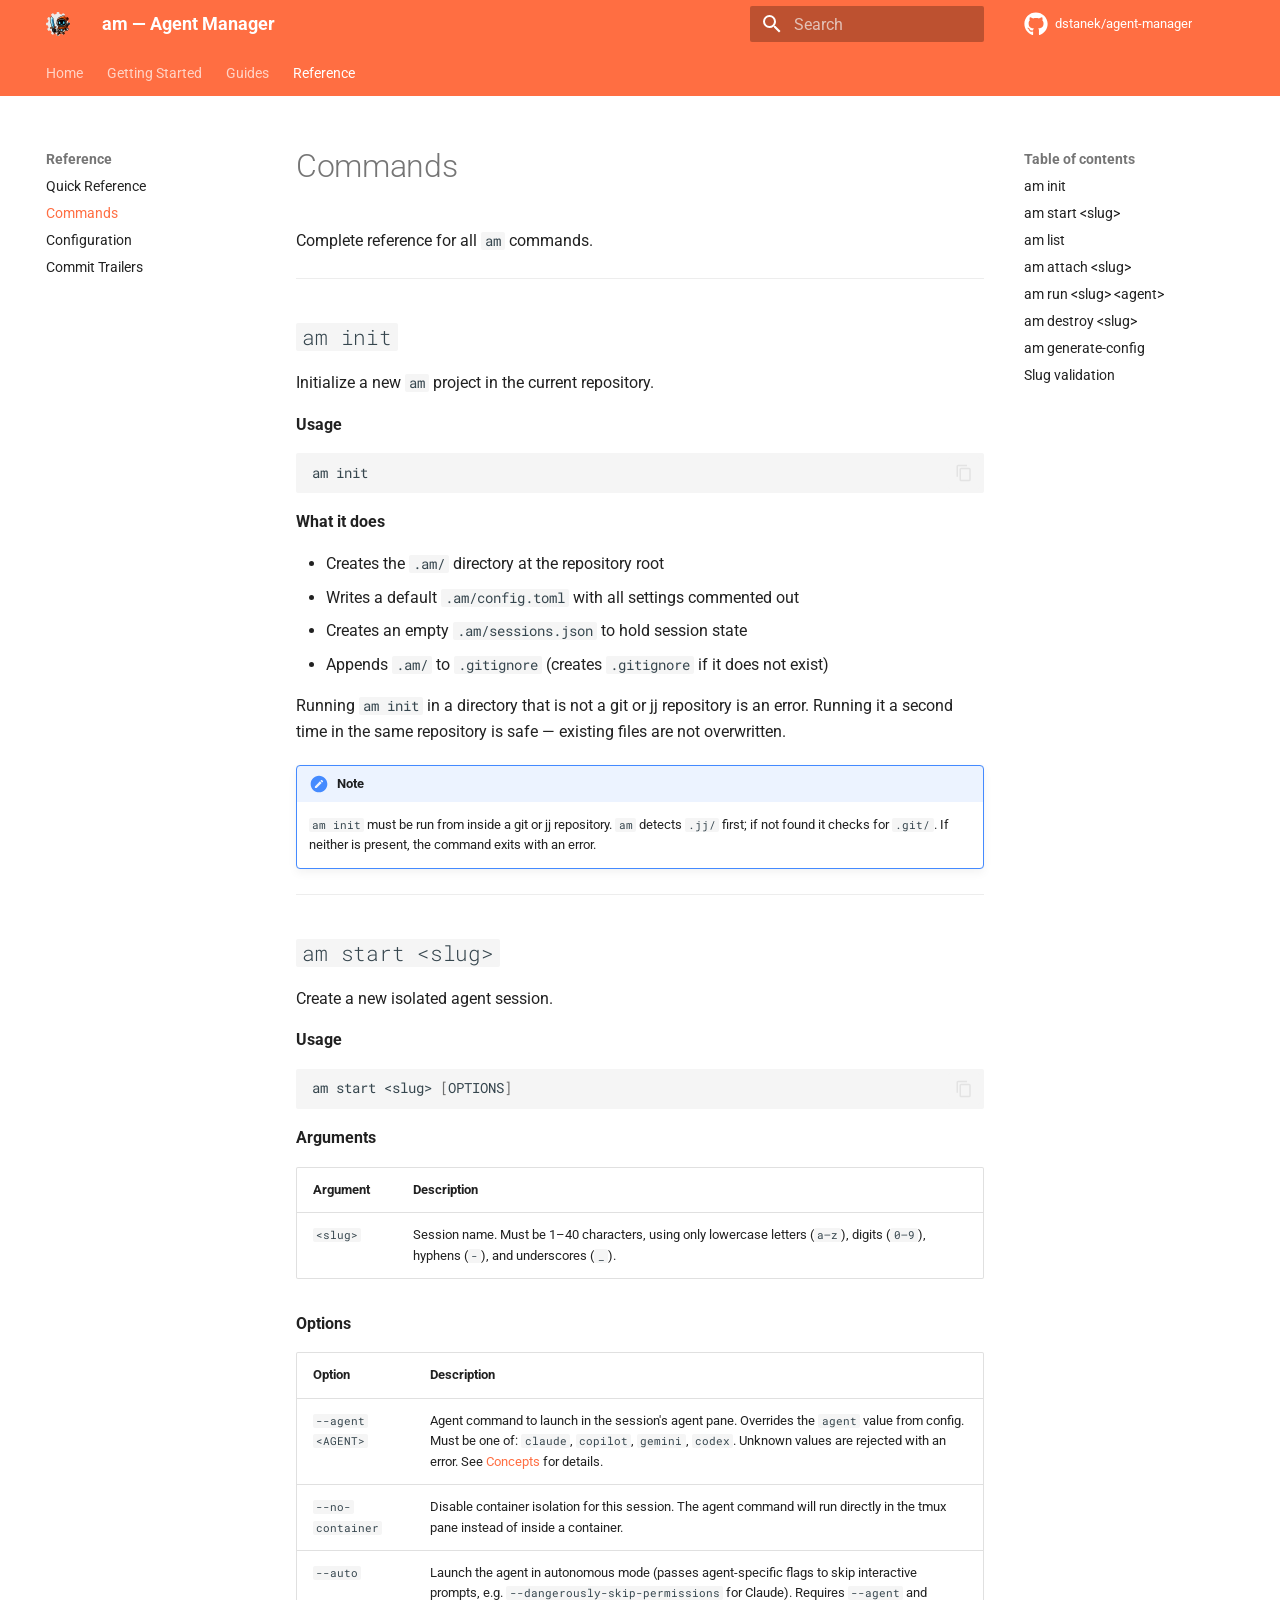
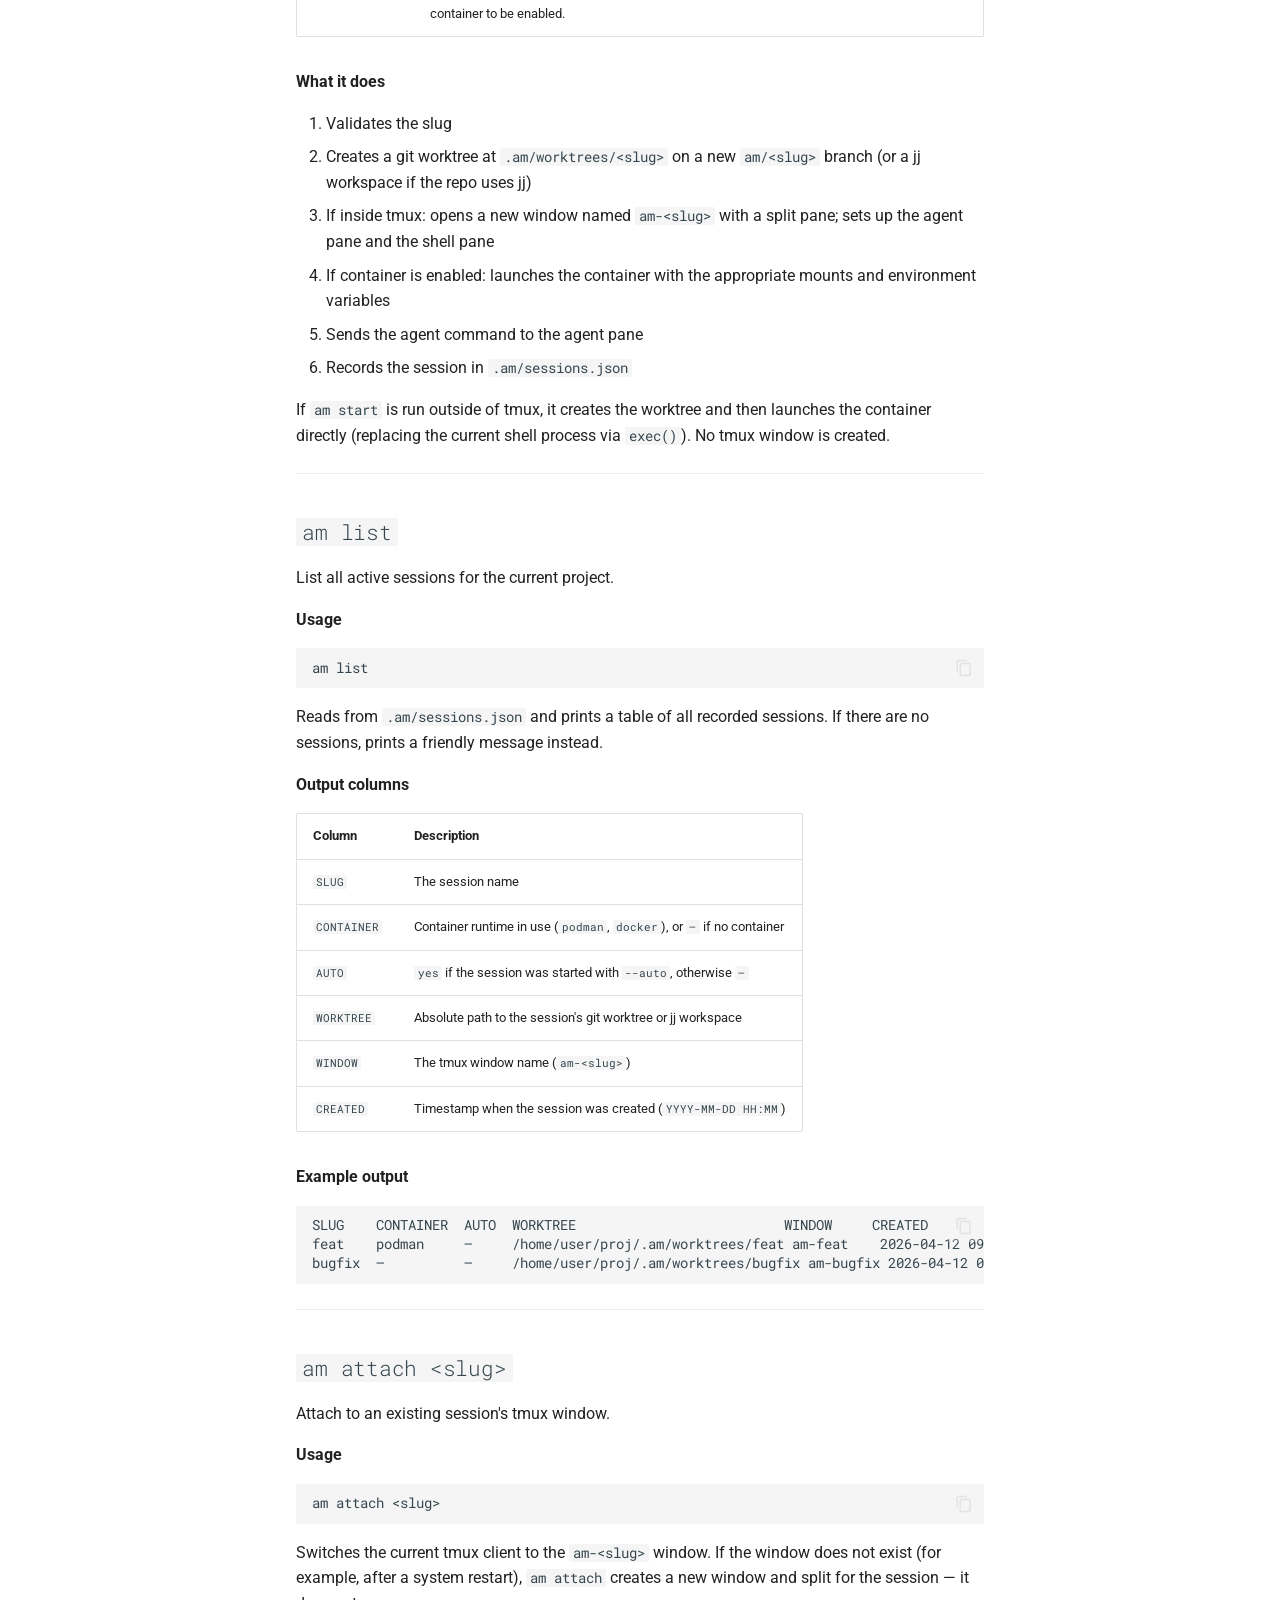
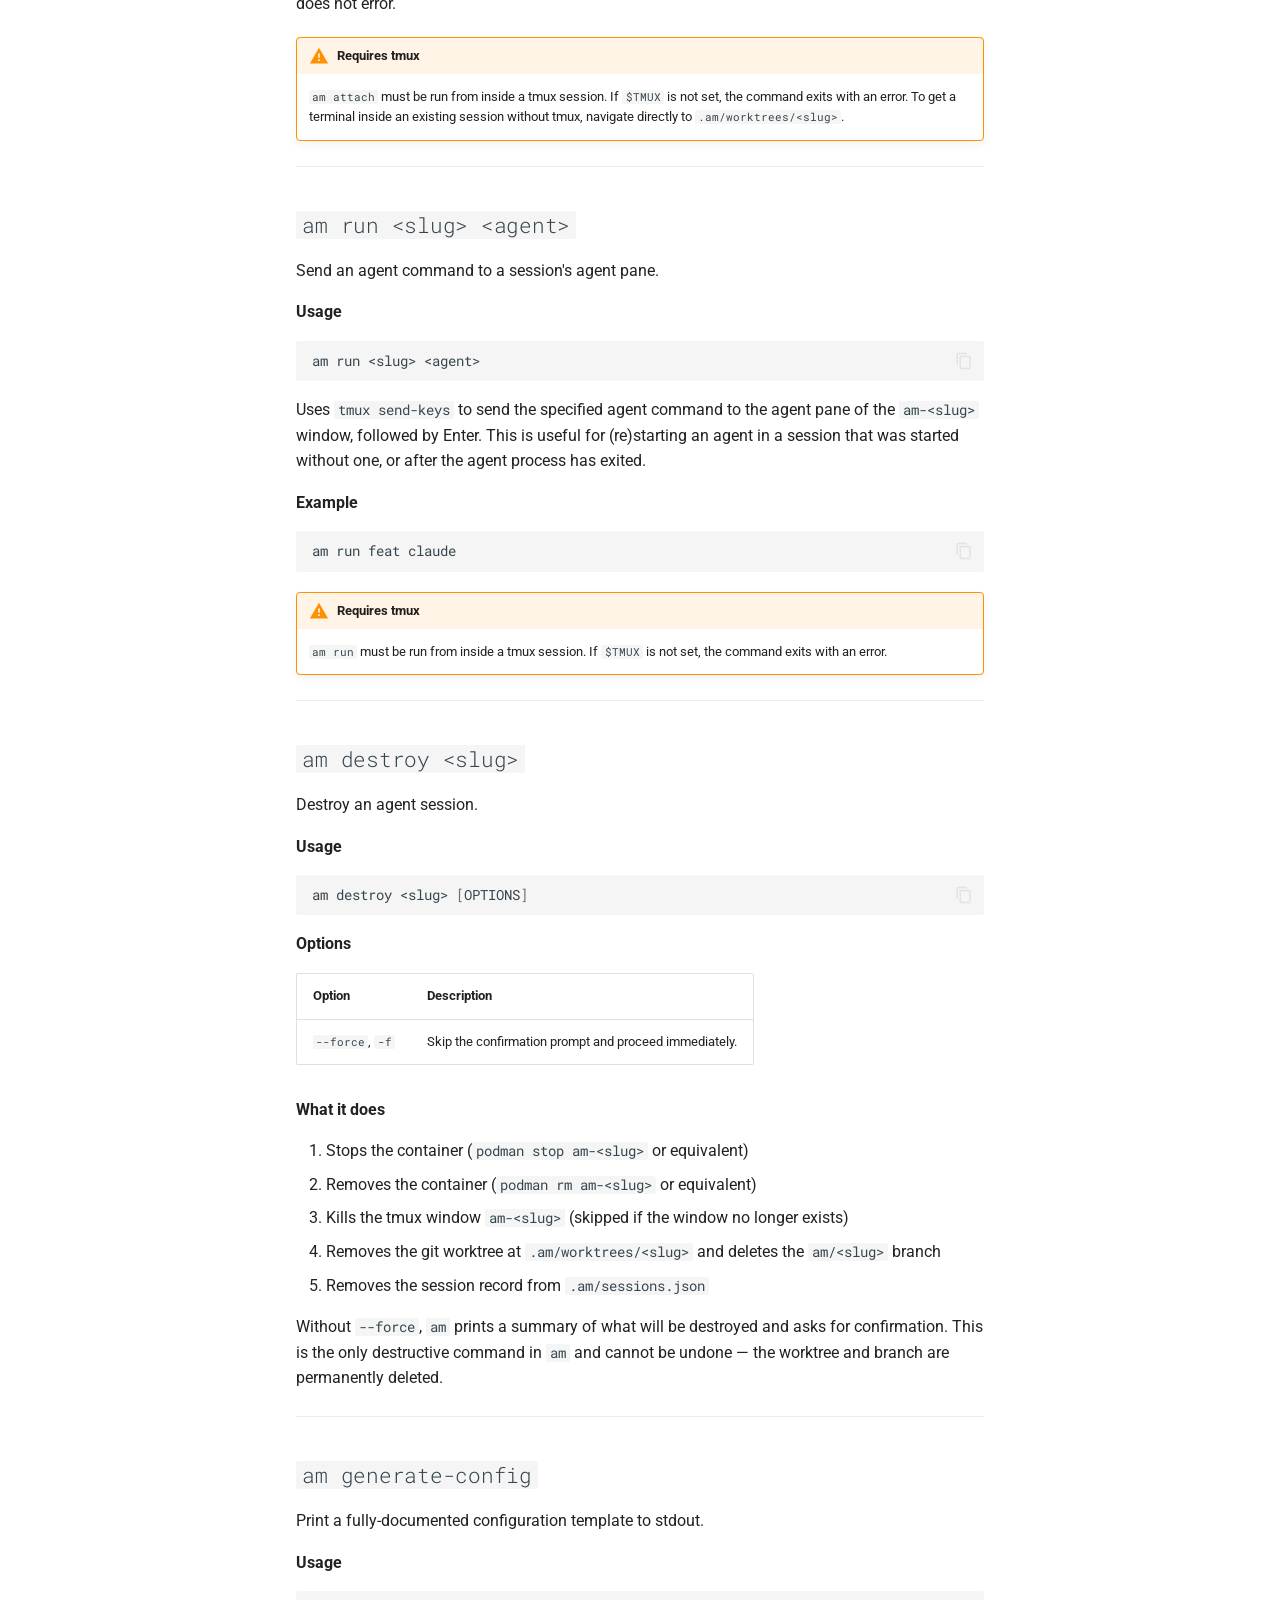
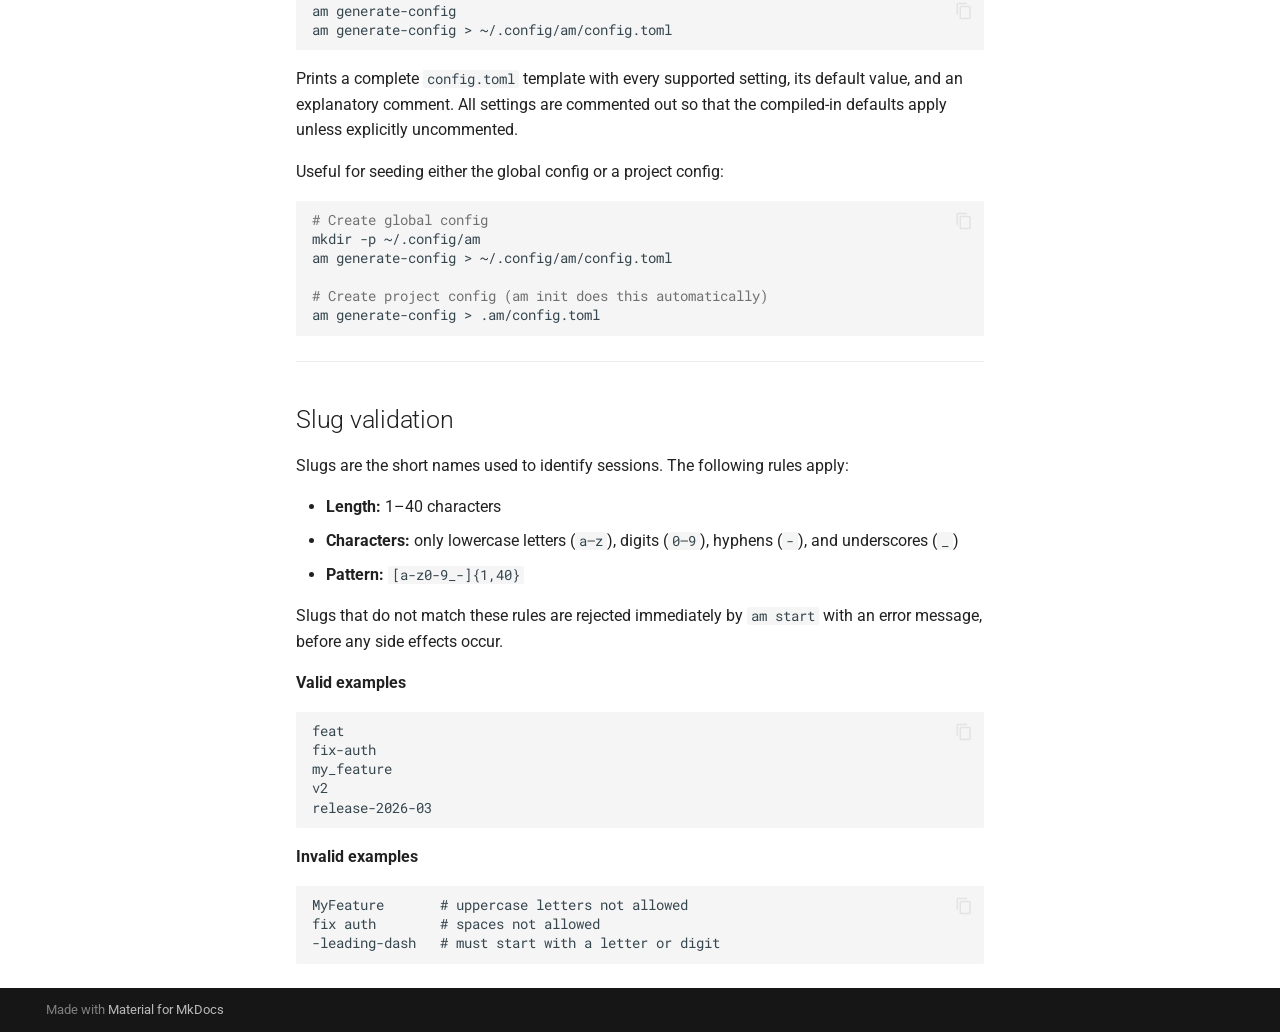
<file: reference/commands/index.html>
<!doctype html>
<html lang="en" class="no-js">
  <head>
    
      <meta charset="utf-8">
      <meta name="viewport" content="width=device-width,initial-scale=1">
      
        <meta name="description" content="Isolated environments for AI coding agents. Each session gets its own branch, a dedicated tmux window, and optional container isolation.">
      
      
      
        <link rel="canonical" href="https://dstanek.github.io/agent-manager/reference/commands/">
      
      
        <link rel="prev" href="../quick-reference/">
      
      
        <link rel="next" href="../configuration/">
      
      
        
      
      
      <link rel="icon" href="../../assets/am-gear-192x192.png">
      <meta name="generator" content="mkdocs-1.6.1, mkdocs-material-9.7.6">
    
    
      
        <title>Commands - am — Agent Manager</title>
      
    
    
      <link rel="stylesheet" href="../../assets/stylesheets/main.484c7ddc.min.css">
      
        
        <link rel="stylesheet" href="../../assets/stylesheets/palette.ab4e12ef.min.css">
      
      


    
    
      
    
    
      
        
        
        <link rel="preconnect" href="https://fonts.gstatic.com" crossorigin>
        <link rel="stylesheet" href="https://fonts.googleapis.com/css?family=Roboto:300,300i,400,400i,700,700i%7CRoboto+Mono:400,400i,700,700i&display=fallback">
        <style>:root{--md-text-font:"Roboto";--md-code-font:"Roboto Mono"}</style>
      
    
    
      <link rel="stylesheet" href="../../stylesheets/extra.css">
    
    <script>__md_scope=new URL("../..",location),__md_hash=e=>[...e].reduce(((e,_)=>(e<<5)-e+_.charCodeAt(0)),0),__md_get=(e,_=localStorage,t=__md_scope)=>JSON.parse(_.getItem(t.pathname+"."+e)),__md_set=(e,_,t=localStorage,a=__md_scope)=>{try{t.setItem(a.pathname+"."+e,JSON.stringify(_))}catch(e){}}</script>
    
      

    
    
  </head>
  
  
    
    
      
    
    
    
    
    <body dir="ltr" data-md-color-scheme="default" data-md-color-primary="deep-orange" data-md-color-accent="amber">
  
    
    <input class="md-toggle" data-md-toggle="drawer" type="checkbox" id="__drawer" autocomplete="off">
    <input class="md-toggle" data-md-toggle="search" type="checkbox" id="__search" autocomplete="off">
    <label class="md-overlay" for="__drawer"></label>
    <div data-md-component="skip">
      
        
        <a href="#commands" class="md-skip">
          Skip to content
        </a>
      
    </div>
    <div data-md-component="announce">
      
    </div>
    
    
      

<header class="md-header" data-md-component="header">
  <nav class="md-header__inner md-grid" aria-label="Header">
    <a href="../.." title="am — Agent Manager" class="md-header__button md-logo" aria-label="am — Agent Manager" data-md-component="logo">
      
  <img src="../../assets/am-gear-192x192.png" alt="logo">

    </a>
    <label class="md-header__button md-icon" for="__drawer">
      
      <svg xmlns="http://www.w3.org/2000/svg" viewBox="0 0 24 24"><path d="M3 6h18v2H3zm0 5h18v2H3zm0 5h18v2H3z"/></svg>
    </label>
    <div class="md-header__title" data-md-component="header-title">
      <div class="md-header__ellipsis">
        <div class="md-header__topic">
          <span class="md-ellipsis">
            am — Agent Manager
          </span>
        </div>
        <div class="md-header__topic" data-md-component="header-topic">
          <span class="md-ellipsis">
            
              Commands
            
          </span>
        </div>
      </div>
    </div>
    
      
        <form class="md-header__option" data-md-component="palette">
  
    
    
    
    <input class="md-option" data-md-color-media="(prefers-color-scheme)" data-md-color-scheme="default" data-md-color-primary="deep-orange" data-md-color-accent="amber"  aria-label="Switch to dark mode"  type="radio" name="__palette" id="__palette_0">
    
      <label class="md-header__button md-icon" title="Switch to dark mode" for="__palette_1" hidden>
        <svg xmlns="http://www.w3.org/2000/svg" viewBox="0 0 24 24"><path d="m14.3 16-.7-2h-3.2l-.7 2H7.8L11 7h2l3.2 9zM20 8.69V4h-4.69L12 .69 8.69 4H4v4.69L.69 12 4 15.31V20h4.69L12 23.31 15.31 20H20v-4.69L23.31 12zm-9.15 3.96h2.3L12 9z"/></svg>
      </label>
    
  
    
    
    
    <input class="md-option" data-md-color-media="(prefers-color-scheme: dark)" data-md-color-scheme="slate" data-md-color-primary="deep-orange" data-md-color-accent="amber"  aria-label="Switch to light mode"  type="radio" name="__palette" id="__palette_1">
    
      <label class="md-header__button md-icon" title="Switch to light mode" for="__palette_0" hidden>
        <svg xmlns="http://www.w3.org/2000/svg" viewBox="0 0 24 24"><path d="M12 18c-.89 0-1.74-.2-2.5-.55C11.56 16.5 13 14.42 13 12s-1.44-4.5-3.5-5.45C10.26 6.2 11.11 6 12 6a6 6 0 0 1 6 6 6 6 0 0 1-6 6m8-9.31V4h-4.69L12 .69 8.69 4H4v4.69L.69 12 4 15.31V20h4.69L12 23.31 15.31 20H20v-4.69L23.31 12z"/></svg>
      </label>
    
  
</form>
      
    
    
      <script>var palette=__md_get("__palette");if(palette&&palette.color){if("(prefers-color-scheme)"===palette.color.media){var media=matchMedia("(prefers-color-scheme: light)"),input=document.querySelector(media.matches?"[data-md-color-media='(prefers-color-scheme: light)']":"[data-md-color-media='(prefers-color-scheme: dark)']");palette.color.media=input.getAttribute("data-md-color-media"),palette.color.scheme=input.getAttribute("data-md-color-scheme"),palette.color.primary=input.getAttribute("data-md-color-primary"),palette.color.accent=input.getAttribute("data-md-color-accent")}for(var[key,value]of Object.entries(palette.color))document.body.setAttribute("data-md-color-"+key,value)}</script>
    
    
    
      
      
        <label class="md-header__button md-icon" for="__search">
          
          <svg xmlns="http://www.w3.org/2000/svg" viewBox="0 0 24 24"><path d="M9.5 3A6.5 6.5 0 0 1 16 9.5c0 1.61-.59 3.09-1.56 4.23l.27.27h.79l5 5-1.5 1.5-5-5v-.79l-.27-.27A6.52 6.52 0 0 1 9.5 16 6.5 6.5 0 0 1 3 9.5 6.5 6.5 0 0 1 9.5 3m0 2C7 5 5 7 5 9.5S7 14 9.5 14 14 12 14 9.5 12 5 9.5 5"/></svg>
        </label>
        <div class="md-search" data-md-component="search" role="dialog">
  <label class="md-search__overlay" for="__search"></label>
  <div class="md-search__inner" role="search">
    <form class="md-search__form" name="search">
      <input type="text" class="md-search__input" name="query" aria-label="Search" placeholder="Search" autocapitalize="off" autocorrect="off" autocomplete="off" spellcheck="false" data-md-component="search-query" required>
      <label class="md-search__icon md-icon" for="__search">
        
        <svg xmlns="http://www.w3.org/2000/svg" viewBox="0 0 24 24"><path d="M9.5 3A6.5 6.5 0 0 1 16 9.5c0 1.61-.59 3.09-1.56 4.23l.27.27h.79l5 5-1.5 1.5-5-5v-.79l-.27-.27A6.52 6.52 0 0 1 9.5 16 6.5 6.5 0 0 1 3 9.5 6.5 6.5 0 0 1 9.5 3m0 2C7 5 5 7 5 9.5S7 14 9.5 14 14 12 14 9.5 12 5 9.5 5"/></svg>
        
        <svg xmlns="http://www.w3.org/2000/svg" viewBox="0 0 24 24"><path d="M20 11v2H8l5.5 5.5-1.42 1.42L4.16 12l7.92-7.92L13.5 5.5 8 11z"/></svg>
      </label>
      <nav class="md-search__options" aria-label="Search">
        
        <button type="reset" class="md-search__icon md-icon" title="Clear" aria-label="Clear" tabindex="-1">
          
          <svg xmlns="http://www.w3.org/2000/svg" viewBox="0 0 24 24"><path d="M19 6.41 17.59 5 12 10.59 6.41 5 5 6.41 10.59 12 5 17.59 6.41 19 12 13.41 17.59 19 19 17.59 13.41 12z"/></svg>
        </button>
      </nav>
      
        <div class="md-search__suggest" data-md-component="search-suggest"></div>
      
    </form>
    <div class="md-search__output">
      <div class="md-search__scrollwrap" tabindex="0" data-md-scrollfix>
        <div class="md-search-result" data-md-component="search-result">
          <div class="md-search-result__meta">
            Initializing search
          </div>
          <ol class="md-search-result__list" role="presentation"></ol>
        </div>
      </div>
    </div>
  </div>
</div>
      
    
    
      <div class="md-header__source">
        <a href="https://github.com/dstanek/agent-manager" title="Go to repository" class="md-source" data-md-component="source">
  <div class="md-source__icon md-icon">
    
    <svg xmlns="http://www.w3.org/2000/svg" viewBox="0 0 512 512"><!--! Font Awesome Free 7.1.0 by @fontawesome - https://fontawesome.com License - https://fontawesome.com/license/free (Icons: CC BY 4.0, Fonts: SIL OFL 1.1, Code: MIT License) Copyright 2025 Fonticons, Inc.--><path d="M173.9 397.4c0 2-2.3 3.6-5.2 3.6-3.3.3-5.6-1.3-5.6-3.6 0-2 2.3-3.6 5.2-3.6 3-.3 5.6 1.3 5.6 3.6m-31.1-4.5c-.7 2 1.3 4.3 4.3 4.9 2.6 1 5.6 0 6.2-2s-1.3-4.3-4.3-5.2c-2.6-.7-5.5.3-6.2 2.3m44.2-1.7c-2.9.7-4.9 2.6-4.6 4.9.3 2 2.9 3.3 5.9 2.6 2.9-.7 4.9-2.6 4.6-4.6-.3-1.9-3-3.2-5.9-2.9M252.8 8C114.1 8 8 113.3 8 252c0 110.9 69.8 205.8 169.5 239.2 12.8 2.3 17.3-5.6 17.3-12.1 0-6.2-.3-40.4-.3-61.4 0 0-70 15-84.7-29.8 0 0-11.4-29.1-27.8-36.6 0 0-22.9-15.7 1.6-15.4 0 0 24.9 2 38.6 25.8 21.9 38.6 58.6 27.5 72.9 20.9 2.3-16 8.8-27.1 16-33.7-55.9-6.2-112.3-14.3-112.3-110.5 0-27.5 7.6-41.3 23.6-58.9-2.6-6.5-11.1-33.3 2.6-67.9 20.9-6.5 69 27 69 27 20-5.6 41.5-8.5 62.8-8.5s42.8 2.9 62.8 8.5c0 0 48.1-33.6 69-27 13.7 34.7 5.2 61.4 2.6 67.9 16 17.7 25.8 31.5 25.8 58.9 0 96.5-58.9 104.2-114.8 110.5 9.2 7.9 17 22.9 17 46.4 0 33.7-.3 75.4-.3 83.6 0 6.5 4.6 14.4 17.3 12.1C436.2 457.8 504 362.9 504 252 504 113.3 391.5 8 252.8 8M105.2 352.9c-1.3 1-1 3.3.7 5.2 1.6 1.6 3.9 2.3 5.2 1 1.3-1 1-3.3-.7-5.2-1.6-1.6-3.9-2.3-5.2-1m-10.8-8.1c-.7 1.3.3 2.9 2.3 3.9 1.6 1 3.6.7 4.3-.7.7-1.3-.3-2.9-2.3-3.9-2-.6-3.6-.3-4.3.7m32.4 35.6c-1.6 1.3-1 4.3 1.3 6.2 2.3 2.3 5.2 2.6 6.5 1 1.3-1.3.7-4.3-1.3-6.2-2.2-2.3-5.2-2.6-6.5-1m-11.4-14.7c-1.6 1-1.6 3.6 0 5.9s4.3 3.3 5.6 2.3c1.6-1.3 1.6-3.9 0-6.2-1.4-2.3-4-3.3-5.6-2"/></svg>
  </div>
  <div class="md-source__repository">
    dstanek/agent-manager
  </div>
</a>
      </div>
    
  </nav>
  
</header>
    
    <div class="md-container" data-md-component="container">
      
      
        
          
            
<nav class="md-tabs" aria-label="Tabs" data-md-component="tabs">
  <div class="md-grid">
    <ul class="md-tabs__list">
      
        
  
  
  
  
    <li class="md-tabs__item">
      <a href="../.." class="md-tabs__link">
        
  
  
    
  
  Home

      </a>
    </li>
  

      
        
  
  
  
  
    
    
      <li class="md-tabs__item">
        <a href="../../getting-started/installation/" class="md-tabs__link">
          
  
  
  Getting Started

        </a>
      </li>
    
  

      
        
  
  
  
  
    
    
      <li class="md-tabs__item">
        <a href="../../guides/claude-code/" class="md-tabs__link">
          
  
  
  Guides

        </a>
      </li>
    
  

      
        
  
  
  
    
  
  
    
    
      <li class="md-tabs__item md-tabs__item--active">
        <a href="../quick-reference/" class="md-tabs__link">
          
  
  
  Reference

        </a>
      </li>
    
  

      
    </ul>
  </div>
</nav>
          
        
      
      <main class="md-main" data-md-component="main">
        <div class="md-main__inner md-grid">
          
            
              
              <div class="md-sidebar md-sidebar--primary" data-md-component="sidebar" data-md-type="navigation" >
                <div class="md-sidebar__scrollwrap">
                  <div class="md-sidebar__inner">
                    


  


<nav class="md-nav md-nav--primary md-nav--lifted" aria-label="Navigation" data-md-level="0">
  <label class="md-nav__title" for="__drawer">
    <a href="../.." title="am — Agent Manager" class="md-nav__button md-logo" aria-label="am — Agent Manager" data-md-component="logo">
      
  <img src="../../assets/am-gear-192x192.png" alt="logo">

    </a>
    am — Agent Manager
  </label>
  
    <div class="md-nav__source">
      <a href="https://github.com/dstanek/agent-manager" title="Go to repository" class="md-source" data-md-component="source">
  <div class="md-source__icon md-icon">
    
    <svg xmlns="http://www.w3.org/2000/svg" viewBox="0 0 512 512"><!--! Font Awesome Free 7.1.0 by @fontawesome - https://fontawesome.com License - https://fontawesome.com/license/free (Icons: CC BY 4.0, Fonts: SIL OFL 1.1, Code: MIT License) Copyright 2025 Fonticons, Inc.--><path d="M173.9 397.4c0 2-2.3 3.6-5.2 3.6-3.3.3-5.6-1.3-5.6-3.6 0-2 2.3-3.6 5.2-3.6 3-.3 5.6 1.3 5.6 3.6m-31.1-4.5c-.7 2 1.3 4.3 4.3 4.9 2.6 1 5.6 0 6.2-2s-1.3-4.3-4.3-5.2c-2.6-.7-5.5.3-6.2 2.3m44.2-1.7c-2.9.7-4.9 2.6-4.6 4.9.3 2 2.9 3.3 5.9 2.6 2.9-.7 4.9-2.6 4.6-4.6-.3-1.9-3-3.2-5.9-2.9M252.8 8C114.1 8 8 113.3 8 252c0 110.9 69.8 205.8 169.5 239.2 12.8 2.3 17.3-5.6 17.3-12.1 0-6.2-.3-40.4-.3-61.4 0 0-70 15-84.7-29.8 0 0-11.4-29.1-27.8-36.6 0 0-22.9-15.7 1.6-15.4 0 0 24.9 2 38.6 25.8 21.9 38.6 58.6 27.5 72.9 20.9 2.3-16 8.8-27.1 16-33.7-55.9-6.2-112.3-14.3-112.3-110.5 0-27.5 7.6-41.3 23.6-58.9-2.6-6.5-11.1-33.3 2.6-67.9 20.9-6.5 69 27 69 27 20-5.6 41.5-8.5 62.8-8.5s42.8 2.9 62.8 8.5c0 0 48.1-33.6 69-27 13.7 34.7 5.2 61.4 2.6 67.9 16 17.7 25.8 31.5 25.8 58.9 0 96.5-58.9 104.2-114.8 110.5 9.2 7.9 17 22.9 17 46.4 0 33.7-.3 75.4-.3 83.6 0 6.5 4.6 14.4 17.3 12.1C436.2 457.8 504 362.9 504 252 504 113.3 391.5 8 252.8 8M105.2 352.9c-1.3 1-1 3.3.7 5.2 1.6 1.6 3.9 2.3 5.2 1 1.3-1 1-3.3-.7-5.2-1.6-1.6-3.9-2.3-5.2-1m-10.8-8.1c-.7 1.3.3 2.9 2.3 3.9 1.6 1 3.6.7 4.3-.7.7-1.3-.3-2.9-2.3-3.9-2-.6-3.6-.3-4.3.7m32.4 35.6c-1.6 1.3-1 4.3 1.3 6.2 2.3 2.3 5.2 2.6 6.5 1 1.3-1.3.7-4.3-1.3-6.2-2.2-2.3-5.2-2.6-6.5-1m-11.4-14.7c-1.6 1-1.6 3.6 0 5.9s4.3 3.3 5.6 2.3c1.6-1.3 1.6-3.9 0-6.2-1.4-2.3-4-3.3-5.6-2"/></svg>
  </div>
  <div class="md-source__repository">
    dstanek/agent-manager
  </div>
</a>
    </div>
  
  <ul class="md-nav__list" data-md-scrollfix>
    
      
      
  
  
  
  
    <li class="md-nav__item">
      <a href="../.." class="md-nav__link">
        
  
  
  <span class="md-ellipsis">
    
  
    Home
  

    
  </span>
  
  

      </a>
    </li>
  

    
      
      
  
  
  
  
    
    
    
    
      
      
        
      
    
    
    <li class="md-nav__item md-nav__item--nested">
      
        
        
        <input class="md-nav__toggle md-toggle " type="checkbox" id="__nav_2" >
        
          
          <label class="md-nav__link" for="__nav_2" id="__nav_2_label" tabindex="0">
            
  
  
  <span class="md-ellipsis">
    
  
    Getting Started
  

    
  </span>
  
  

            <span class="md-nav__icon md-icon"></span>
          </label>
        
        <nav class="md-nav" data-md-level="1" aria-labelledby="__nav_2_label" aria-expanded="false">
          <label class="md-nav__title" for="__nav_2">
            <span class="md-nav__icon md-icon"></span>
            
  
    Getting Started
  

          </label>
          <ul class="md-nav__list" data-md-scrollfix>
            
              
                
  
  
  
  
    <li class="md-nav__item">
      <a href="../../getting-started/installation/" class="md-nav__link">
        
  
  
  <span class="md-ellipsis">
    
  
    Installation
  

    
  </span>
  
  

      </a>
    </li>
  

              
            
              
                
  
  
  
  
    <li class="md-nav__item">
      <a href="../../getting-started/quick-start/" class="md-nav__link">
        
  
  
  <span class="md-ellipsis">
    
  
    Quick Start
  

    
  </span>
  
  

      </a>
    </li>
  

              
            
              
                
  
  
  
  
    <li class="md-nav__item">
      <a href="../../concepts/" class="md-nav__link">
        
  
  
  <span class="md-ellipsis">
    
  
    Concepts
  

    
  </span>
  
  

      </a>
    </li>
  

              
            
          </ul>
        </nav>
      
    </li>
  

    
      
      
  
  
  
  
    
    
    
    
      
      
        
      
    
    
    <li class="md-nav__item md-nav__item--nested">
      
        
        
        <input class="md-nav__toggle md-toggle " type="checkbox" id="__nav_3" >
        
          
          <label class="md-nav__link" for="__nav_3" id="__nav_3_label" tabindex="0">
            
  
  
  <span class="md-ellipsis">
    
  
    Guides
  

    
  </span>
  
  

            <span class="md-nav__icon md-icon"></span>
          </label>
        
        <nav class="md-nav" data-md-level="1" aria-labelledby="__nav_3_label" aria-expanded="false">
          <label class="md-nav__title" for="__nav_3">
            <span class="md-nav__icon md-icon"></span>
            
  
    Guides
  

          </label>
          <ul class="md-nav__list" data-md-scrollfix>
            
              
                
  
  
  
  
    <li class="md-nav__item">
      <a href="../../guides/claude-code/" class="md-nav__link">
        
  
  
  <span class="md-ellipsis">
    
  
    Claude Code
  

    
  </span>
  
  

      </a>
    </li>
  

              
            
              
                
  
  
  
  
    <li class="md-nav__item">
      <a href="../../guides/github-copilot/" class="md-nav__link">
        
  
  
  <span class="md-ellipsis">
    
  
    GitHub Copilot
  

    
  </span>
  
  

      </a>
    </li>
  

              
            
              
                
  
  
  
  
    <li class="md-nav__item">
      <a href="../../guides/custom-images/" class="md-nav__link">
        
  
  
  <span class="md-ellipsis">
    
  
    Custom Images
  

    
  </span>
  
  

      </a>
    </li>
  

              
            
              
                
  
  
  
  
    <li class="md-nav__item">
      <a href="../../guides/troubleshooting/" class="md-nav__link">
        
  
  
  <span class="md-ellipsis">
    
  
    Troubleshooting
  

    
  </span>
  
  

      </a>
    </li>
  

              
            
              
                
  
  
  
  
    <li class="md-nav__item">
      <a href="../../guides/ci-cd-integration/" class="md-nav__link">
        
  
  
  <span class="md-ellipsis">
    
  
    CI/CD Integration
  

    
  </span>
  
  

      </a>
    </li>
  

              
            
          </ul>
        </nav>
      
    </li>
  

    
      
      
  
  
    
  
  
  
    
    
    
    
      
        
        
      
      
        
      
    
    
    <li class="md-nav__item md-nav__item--active md-nav__item--section md-nav__item--nested">
      
        
        
        <input class="md-nav__toggle md-toggle " type="checkbox" id="__nav_4" checked>
        
          
          <label class="md-nav__link" for="__nav_4" id="__nav_4_label" tabindex="">
            
  
  
  <span class="md-ellipsis">
    
  
    Reference
  

    
  </span>
  
  

            <span class="md-nav__icon md-icon"></span>
          </label>
        
        <nav class="md-nav" data-md-level="1" aria-labelledby="__nav_4_label" aria-expanded="true">
          <label class="md-nav__title" for="__nav_4">
            <span class="md-nav__icon md-icon"></span>
            
  
    Reference
  

          </label>
          <ul class="md-nav__list" data-md-scrollfix>
            
              
                
  
  
  
  
    <li class="md-nav__item">
      <a href="../quick-reference/" class="md-nav__link">
        
  
  
  <span class="md-ellipsis">
    
  
    Quick Reference
  

    
  </span>
  
  

      </a>
    </li>
  

              
            
              
                
  
  
    
  
  
  
    <li class="md-nav__item md-nav__item--active">
      
      <input class="md-nav__toggle md-toggle" type="checkbox" id="__toc">
      
      
        
      
      
        <label class="md-nav__link md-nav__link--active" for="__toc">
          
  
  
  <span class="md-ellipsis">
    
  
    Commands
  

    
  </span>
  
  

          <span class="md-nav__icon md-icon"></span>
        </label>
      
      <a href="./" class="md-nav__link md-nav__link--active">
        
  
  
  <span class="md-ellipsis">
    
  
    Commands
  

    
  </span>
  
  

      </a>
      
        

<nav class="md-nav md-nav--secondary" aria-label="Table of contents">
  
  
  
    
  
  
    <label class="md-nav__title" for="__toc">
      <span class="md-nav__icon md-icon"></span>
      Table of contents
    </label>
    <ul class="md-nav__list" data-md-component="toc" data-md-scrollfix>
      
        <li class="md-nav__item">
  <a href="#am-init" class="md-nav__link">
    <span class="md-ellipsis">
      
        am init
      
    </span>
  </a>
  
</li>
      
        <li class="md-nav__item">
  <a href="#am-start-slug" class="md-nav__link">
    <span class="md-ellipsis">
      
        am start &lt;slug&gt;
      
    </span>
  </a>
  
</li>
      
        <li class="md-nav__item">
  <a href="#am-list" class="md-nav__link">
    <span class="md-ellipsis">
      
        am list
      
    </span>
  </a>
  
</li>
      
        <li class="md-nav__item">
  <a href="#am-attach-slug" class="md-nav__link">
    <span class="md-ellipsis">
      
        am attach &lt;slug&gt;
      
    </span>
  </a>
  
</li>
      
        <li class="md-nav__item">
  <a href="#am-run-slug-agent" class="md-nav__link">
    <span class="md-ellipsis">
      
        am run &lt;slug&gt; &lt;agent&gt;
      
    </span>
  </a>
  
</li>
      
        <li class="md-nav__item">
  <a href="#am-destroy-slug" class="md-nav__link">
    <span class="md-ellipsis">
      
        am destroy &lt;slug&gt;
      
    </span>
  </a>
  
</li>
      
        <li class="md-nav__item">
  <a href="#am-generate-config" class="md-nav__link">
    <span class="md-ellipsis">
      
        am generate-config
      
    </span>
  </a>
  
</li>
      
        <li class="md-nav__item">
  <a href="#slug-validation" class="md-nav__link">
    <span class="md-ellipsis">
      
        Slug validation
      
    </span>
  </a>
  
</li>
      
    </ul>
  
</nav>
      
    </li>
  

              
            
              
                
  
  
  
  
    <li class="md-nav__item">
      <a href="../configuration/" class="md-nav__link">
        
  
  
  <span class="md-ellipsis">
    
  
    Configuration
  

    
  </span>
  
  

      </a>
    </li>
  

              
            
              
                
  
  
  
  
    <li class="md-nav__item">
      <a href="../commit-trailers/" class="md-nav__link">
        
  
  
  <span class="md-ellipsis">
    
  
    Commit Trailers
  

    
  </span>
  
  

      </a>
    </li>
  

              
            
          </ul>
        </nav>
      
    </li>
  

    
  </ul>
</nav>
                  </div>
                </div>
              </div>
            
            
              
              <div class="md-sidebar md-sidebar--secondary" data-md-component="sidebar" data-md-type="toc" >
                <div class="md-sidebar__scrollwrap">
                  <div class="md-sidebar__inner">
                    

<nav class="md-nav md-nav--secondary" aria-label="Table of contents">
  
  
  
    
  
  
    <label class="md-nav__title" for="__toc">
      <span class="md-nav__icon md-icon"></span>
      Table of contents
    </label>
    <ul class="md-nav__list" data-md-component="toc" data-md-scrollfix>
      
        <li class="md-nav__item">
  <a href="#am-init" class="md-nav__link">
    <span class="md-ellipsis">
      
        am init
      
    </span>
  </a>
  
</li>
      
        <li class="md-nav__item">
  <a href="#am-start-slug" class="md-nav__link">
    <span class="md-ellipsis">
      
        am start &lt;slug&gt;
      
    </span>
  </a>
  
</li>
      
        <li class="md-nav__item">
  <a href="#am-list" class="md-nav__link">
    <span class="md-ellipsis">
      
        am list
      
    </span>
  </a>
  
</li>
      
        <li class="md-nav__item">
  <a href="#am-attach-slug" class="md-nav__link">
    <span class="md-ellipsis">
      
        am attach &lt;slug&gt;
      
    </span>
  </a>
  
</li>
      
        <li class="md-nav__item">
  <a href="#am-run-slug-agent" class="md-nav__link">
    <span class="md-ellipsis">
      
        am run &lt;slug&gt; &lt;agent&gt;
      
    </span>
  </a>
  
</li>
      
        <li class="md-nav__item">
  <a href="#am-destroy-slug" class="md-nav__link">
    <span class="md-ellipsis">
      
        am destroy &lt;slug&gt;
      
    </span>
  </a>
  
</li>
      
        <li class="md-nav__item">
  <a href="#am-generate-config" class="md-nav__link">
    <span class="md-ellipsis">
      
        am generate-config
      
    </span>
  </a>
  
</li>
      
        <li class="md-nav__item">
  <a href="#slug-validation" class="md-nav__link">
    <span class="md-ellipsis">
      
        Slug validation
      
    </span>
  </a>
  
</li>
      
    </ul>
  
</nav>
                  </div>
                </div>
              </div>
            
          
          
            <div class="md-content" data-md-component="content">
              
              <article class="md-content__inner md-typeset">
                
                  



<h1 id="commands">Commands<a class="headerlink" href="#commands" title="Permanent link">&para;</a></h1>
<p>Complete reference for all <code>am</code> commands.</p>
<hr />
<h2 id="am-init"><code>am init</code><a class="headerlink" href="#am-init" title="Permanent link">&para;</a></h2>
<p>Initialize a new <code>am</code> project in the current repository.</p>
<p><strong>Usage</strong></p>
<div class="language-sh highlight"><pre><span></span><code><span id="__span-0-1"><a id="__codelineno-0-1" name="__codelineno-0-1" href="#__codelineno-0-1"></a>am<span class="w"> </span>init
</span></code></pre></div>
<p><strong>What it does</strong></p>
<ul>
<li>Creates the <code>.am/</code> directory at the repository root</li>
<li>Writes a default <code>.am/config.toml</code> with all settings commented out</li>
<li>Creates an empty <code>.am/sessions.json</code> to hold session state</li>
<li>Appends <code>.am/</code> to <code>.gitignore</code> (creates <code>.gitignore</code> if it does not exist)</li>
</ul>
<p>Running <code>am init</code> in a directory that is not a git or jj repository is an error. Running it a second time in the same repository is safe — existing files are not overwritten.</p>
<div class="admonition note">
<p class="admonition-title">Note</p>
<p><code>am init</code> must be run from inside a git or jj repository. <code>am</code> detects <code>.jj/</code> first; if not found it checks for <code>.git/</code>. If neither is present, the command exits with an error.</p>
</div>
<hr />
<h2 id="am-start-slug"><code>am start &lt;slug&gt;</code><a class="headerlink" href="#am-start-slug" title="Permanent link">&para;</a></h2>
<p>Create a new isolated agent session.</p>
<p><strong>Usage</strong></p>
<div class="language-sh highlight"><pre><span></span><code><span id="__span-1-1"><a id="__codelineno-1-1" name="__codelineno-1-1" href="#__codelineno-1-1"></a>am<span class="w"> </span>start<span class="w"> </span>&lt;slug&gt;<span class="w"> </span><span class="o">[</span>OPTIONS<span class="o">]</span>
</span></code></pre></div>
<p><strong>Arguments</strong></p>
<table>
<thead>
<tr>
<th>Argument</th>
<th>Description</th>
</tr>
</thead>
<tbody>
<tr>
<td><code>&lt;slug&gt;</code></td>
<td>Session name. Must be 1–40 characters, using only lowercase letters (<code>a–z</code>), digits (<code>0–9</code>), hyphens (<code>-</code>), and underscores (<code>_</code>).</td>
</tr>
</tbody>
</table>
<p><strong>Options</strong></p>
<table>
<thead>
<tr>
<th>Option</th>
<th>Description</th>
</tr>
</thead>
<tbody>
<tr>
<td><code>--agent &lt;AGENT&gt;</code></td>
<td>Agent command to launch in the session's agent pane. Overrides the <code>agent</code> value from config. Must be one of: <code>claude</code>, <code>copilot</code>, <code>gemini</code>, <code>codex</code>. Unknown values are rejected with an error. See <a href="../../concepts/#agent-integrations">Concepts</a> for details.</td>
</tr>
<tr>
<td><code>--no-container</code></td>
<td>Disable container isolation for this session. The agent command will run directly in the tmux pane instead of inside a container.</td>
</tr>
<tr>
<td><code>--auto</code></td>
<td>Launch the agent in autonomous mode (passes agent-specific flags to skip interactive prompts, e.g. <code>--dangerously-skip-permissions</code> for Claude). Requires <code>--agent</code> and container to be enabled.</td>
</tr>
</tbody>
</table>
<p><strong>What it does</strong></p>
<ol>
<li>Validates the slug</li>
<li>Creates a git worktree at <code>.am/worktrees/&lt;slug&gt;</code> on a new <code>am/&lt;slug&gt;</code> branch (or a jj workspace if the repo uses jj)</li>
<li>If inside tmux: opens a new window named <code>am-&lt;slug&gt;</code> with a split pane; sets up the agent pane and the shell pane</li>
<li>If container is enabled: launches the container with the appropriate mounts and environment variables</li>
<li>Sends the agent command to the agent pane</li>
<li>Records the session in <code>.am/sessions.json</code></li>
</ol>
<p>If <code>am start</code> is run outside of tmux, it creates the worktree and then launches the container directly (replacing the current shell process via <code>exec()</code>). No tmux window is created.</p>
<hr />
<h2 id="am-list"><code>am list</code><a class="headerlink" href="#am-list" title="Permanent link">&para;</a></h2>
<p>List all active sessions for the current project.</p>
<p><strong>Usage</strong></p>
<div class="language-sh highlight"><pre><span></span><code><span id="__span-2-1"><a id="__codelineno-2-1" name="__codelineno-2-1" href="#__codelineno-2-1"></a>am<span class="w"> </span>list
</span></code></pre></div>
<p>Reads from <code>.am/sessions.json</code> and prints a table of all recorded sessions. If there are no sessions, prints a friendly message instead.</p>
<p><strong>Output columns</strong></p>
<table>
<thead>
<tr>
<th>Column</th>
<th>Description</th>
</tr>
</thead>
<tbody>
<tr>
<td><code>SLUG</code></td>
<td>The session name</td>
</tr>
<tr>
<td><code>CONTAINER</code></td>
<td>Container runtime in use (<code>podman</code>, <code>docker</code>), or <code>—</code> if no container</td>
</tr>
<tr>
<td><code>AUTO</code></td>
<td><code>yes</code> if the session was started with <code>--auto</code>, otherwise <code>—</code></td>
</tr>
<tr>
<td><code>WORKTREE</code></td>
<td>Absolute path to the session's git worktree or jj workspace</td>
</tr>
<tr>
<td><code>WINDOW</code></td>
<td>The tmux window name (<code>am-&lt;slug&gt;</code>)</td>
</tr>
<tr>
<td><code>CREATED</code></td>
<td>Timestamp when the session was created (<code>YYYY-MM-DD HH:MM</code>)</td>
</tr>
</tbody>
</table>
<p><strong>Example output</strong></p>
<div class="language-text highlight"><pre><span></span><code><span id="__span-3-1"><a id="__codelineno-3-1" name="__codelineno-3-1" href="#__codelineno-3-1"></a>SLUG    CONTAINER  AUTO  WORKTREE                          WINDOW     CREATED
</span><span id="__span-3-2"><a id="__codelineno-3-2" name="__codelineno-3-2" href="#__codelineno-3-2"></a>feat    podman     —     /home/user/proj/.am/worktrees/feat am-feat    2026-04-12 09:00
</span><span id="__span-3-3"><a id="__codelineno-3-3" name="__codelineno-3-3" href="#__codelineno-3-3"></a>bugfix  —          —     /home/user/proj/.am/worktrees/bugfix am-bugfix 2026-04-12 08:47
</span></code></pre></div>
<hr />
<h2 id="am-attach-slug"><code>am attach &lt;slug&gt;</code><a class="headerlink" href="#am-attach-slug" title="Permanent link">&para;</a></h2>
<p>Attach to an existing session's tmux window.</p>
<p><strong>Usage</strong></p>
<div class="language-sh highlight"><pre><span></span><code><span id="__span-4-1"><a id="__codelineno-4-1" name="__codelineno-4-1" href="#__codelineno-4-1"></a>am<span class="w"> </span>attach<span class="w"> </span>&lt;slug&gt;
</span></code></pre></div>
<p>Switches the current tmux client to the <code>am-&lt;slug&gt;</code> window. If the window does not exist (for example, after a system restart), <code>am attach</code> creates a new window and split for the session — it does not error.</p>
<div class="admonition warning">
<p class="admonition-title">Requires tmux</p>
<p><code>am attach</code> must be run from inside a tmux session. If <code>$TMUX</code> is not set, the command exits with an error. To get a terminal inside an existing session without tmux, navigate directly to <code>.am/worktrees/&lt;slug&gt;</code>.</p>
</div>
<hr />
<h2 id="am-run-slug-agent"><code>am run &lt;slug&gt; &lt;agent&gt;</code><a class="headerlink" href="#am-run-slug-agent" title="Permanent link">&para;</a></h2>
<p>Send an agent command to a session's agent pane.</p>
<p><strong>Usage</strong></p>
<div class="language-sh highlight"><pre><span></span><code><span id="__span-5-1"><a id="__codelineno-5-1" name="__codelineno-5-1" href="#__codelineno-5-1"></a>am<span class="w"> </span>run<span class="w"> </span>&lt;slug&gt;<span class="w"> </span>&lt;agent&gt;
</span></code></pre></div>
<p>Uses <code>tmux send-keys</code> to send the specified agent command to the agent pane of the <code>am-&lt;slug&gt;</code> window, followed by Enter. This is useful for (re)starting an agent in a session that was started without one, or after the agent process has exited.</p>
<p><strong>Example</strong></p>
<div class="language-sh highlight"><pre><span></span><code><span id="__span-6-1"><a id="__codelineno-6-1" name="__codelineno-6-1" href="#__codelineno-6-1"></a>am<span class="w"> </span>run<span class="w"> </span>feat<span class="w"> </span>claude
</span></code></pre></div>
<div class="admonition warning">
<p class="admonition-title">Requires tmux</p>
<p><code>am run</code> must be run from inside a tmux session. If <code>$TMUX</code> is not set, the command exits with an error.</p>
</div>
<hr />
<h2 id="am-destroy-slug"><code>am destroy &lt;slug&gt;</code><a class="headerlink" href="#am-destroy-slug" title="Permanent link">&para;</a></h2>
<p>Destroy an agent session.</p>
<p><strong>Usage</strong></p>
<div class="language-sh highlight"><pre><span></span><code><span id="__span-7-1"><a id="__codelineno-7-1" name="__codelineno-7-1" href="#__codelineno-7-1"></a>am<span class="w"> </span>destroy<span class="w"> </span>&lt;slug&gt;<span class="w"> </span><span class="o">[</span>OPTIONS<span class="o">]</span>
</span></code></pre></div>
<p><strong>Options</strong></p>
<table>
<thead>
<tr>
<th>Option</th>
<th>Description</th>
</tr>
</thead>
<tbody>
<tr>
<td><code>--force</code>, <code>-f</code></td>
<td>Skip the confirmation prompt and proceed immediately.</td>
</tr>
</tbody>
</table>
<p><strong>What it does</strong></p>
<ol>
<li>Stops the container (<code>podman stop am-&lt;slug&gt;</code> or equivalent)</li>
<li>Removes the container (<code>podman rm am-&lt;slug&gt;</code> or equivalent)</li>
<li>Kills the tmux window <code>am-&lt;slug&gt;</code> (skipped if the window no longer exists)</li>
<li>Removes the git worktree at <code>.am/worktrees/&lt;slug&gt;</code> and deletes the <code>am/&lt;slug&gt;</code> branch</li>
<li>Removes the session record from <code>.am/sessions.json</code></li>
</ol>
<p>Without <code>--force</code>, <code>am</code> prints a summary of what will be destroyed and asks for confirmation. This is the only destructive command in <code>am</code> and cannot be undone — the worktree and branch are permanently deleted.</p>
<hr />
<h2 id="am-generate-config"><code>am generate-config</code><a class="headerlink" href="#am-generate-config" title="Permanent link">&para;</a></h2>
<p>Print a fully-documented configuration template to stdout.</p>
<p><strong>Usage</strong></p>
<div class="language-sh highlight"><pre><span></span><code><span id="__span-8-1"><a id="__codelineno-8-1" name="__codelineno-8-1" href="#__codelineno-8-1"></a>am<span class="w"> </span>generate-config
</span><span id="__span-8-2"><a id="__codelineno-8-2" name="__codelineno-8-2" href="#__codelineno-8-2"></a>am<span class="w"> </span>generate-config<span class="w"> </span>&gt;<span class="w"> </span>~/.config/am/config.toml
</span></code></pre></div>
<p>Prints a complete <code>config.toml</code> template with every supported setting, its default value, and an explanatory comment. All settings are commented out so that the compiled-in defaults apply unless explicitly uncommented.</p>
<p>Useful for seeding either the global config or a project config:</p>
<div class="language-sh highlight"><pre><span></span><code><span id="__span-9-1"><a id="__codelineno-9-1" name="__codelineno-9-1" href="#__codelineno-9-1"></a><span class="c1"># Create global config</span>
</span><span id="__span-9-2"><a id="__codelineno-9-2" name="__codelineno-9-2" href="#__codelineno-9-2"></a>mkdir<span class="w"> </span>-p<span class="w"> </span>~/.config/am
</span><span id="__span-9-3"><a id="__codelineno-9-3" name="__codelineno-9-3" href="#__codelineno-9-3"></a>am<span class="w"> </span>generate-config<span class="w"> </span>&gt;<span class="w"> </span>~/.config/am/config.toml
</span><span id="__span-9-4"><a id="__codelineno-9-4" name="__codelineno-9-4" href="#__codelineno-9-4"></a>
</span><span id="__span-9-5"><a id="__codelineno-9-5" name="__codelineno-9-5" href="#__codelineno-9-5"></a><span class="c1"># Create project config (am init does this automatically)</span>
</span><span id="__span-9-6"><a id="__codelineno-9-6" name="__codelineno-9-6" href="#__codelineno-9-6"></a>am<span class="w"> </span>generate-config<span class="w"> </span>&gt;<span class="w"> </span>.am/config.toml
</span></code></pre></div>
<hr />
<h2 id="slug-validation">Slug validation<a class="headerlink" href="#slug-validation" title="Permanent link">&para;</a></h2>
<p>Slugs are the short names used to identify sessions. The following rules apply:</p>
<ul>
<li><strong>Length:</strong> 1–40 characters</li>
<li><strong>Characters:</strong> only lowercase letters (<code>a–z</code>), digits (<code>0–9</code>), hyphens (<code>-</code>), and underscores (<code>_</code>)</li>
<li><strong>Pattern:</strong> <code>[a-z0-9_-]{1,40}</code></li>
</ul>
<p>Slugs that do not match these rules are rejected immediately by <code>am start</code> with an error message, before any side effects occur.</p>
<p><strong>Valid examples</strong></p>
<div class="language-text highlight"><pre><span></span><code><span id="__span-10-1"><a id="__codelineno-10-1" name="__codelineno-10-1" href="#__codelineno-10-1"></a>feat
</span><span id="__span-10-2"><a id="__codelineno-10-2" name="__codelineno-10-2" href="#__codelineno-10-2"></a>fix-auth
</span><span id="__span-10-3"><a id="__codelineno-10-3" name="__codelineno-10-3" href="#__codelineno-10-3"></a>my_feature
</span><span id="__span-10-4"><a id="__codelineno-10-4" name="__codelineno-10-4" href="#__codelineno-10-4"></a>v2
</span><span id="__span-10-5"><a id="__codelineno-10-5" name="__codelineno-10-5" href="#__codelineno-10-5"></a>release-2026-03
</span></code></pre></div>
<p><strong>Invalid examples</strong></p>
<div class="language-text highlight"><pre><span></span><code><span id="__span-11-1"><a id="__codelineno-11-1" name="__codelineno-11-1" href="#__codelineno-11-1"></a>MyFeature       # uppercase letters not allowed
</span><span id="__span-11-2"><a id="__codelineno-11-2" name="__codelineno-11-2" href="#__codelineno-11-2"></a>fix auth        # spaces not allowed
</span><span id="__span-11-3"><a id="__codelineno-11-3" name="__codelineno-11-3" href="#__codelineno-11-3"></a>-leading-dash   # must start with a letter or digit
</span></code></pre></div>












                
              </article>
            </div>
          
          
<script>var target=document.getElementById(location.hash.slice(1));target&&target.name&&(target.checked=target.name.startsWith("__tabbed_"))</script>
        </div>
        
          <button type="button" class="md-top md-icon" data-md-component="top" hidden>
  
  <svg xmlns="http://www.w3.org/2000/svg" viewBox="0 0 24 24"><path d="M13 20h-2V8l-5.5 5.5-1.42-1.42L12 4.16l7.92 7.92-1.42 1.42L13 8z"/></svg>
  Back to top
</button>
        
      </main>
      
        <footer class="md-footer">
  
  <div class="md-footer-meta md-typeset">
    <div class="md-footer-meta__inner md-grid">
      <div class="md-copyright">
  
  
    Made with
    <a href="https://squidfunk.github.io/mkdocs-material/" target="_blank" rel="noopener">
      Material for MkDocs
    </a>
  
</div>
      
    </div>
  </div>
</footer>
      
    </div>
    <div class="md-dialog" data-md-component="dialog">
      <div class="md-dialog__inner md-typeset"></div>
    </div>
    
    
    
      
      
      <script id="__config" type="application/json">{"annotate": null, "base": "../..", "features": ["navigation.tabs", "navigation.sections", "navigation.top", "navigation.instant", "content.code.copy", "content.code.annotate", "search.highlight", "search.suggest"], "search": "../../assets/javascripts/workers/search.2c215733.min.js", "tags": null, "translations": {"clipboard.copied": "Copied to clipboard", "clipboard.copy": "Copy to clipboard", "search.result.more.one": "1 more on this page", "search.result.more.other": "# more on this page", "search.result.none": "No matching documents", "search.result.one": "1 matching document", "search.result.other": "# matching documents", "search.result.placeholder": "Type to start searching", "search.result.term.missing": "Missing", "select.version": "Select version"}, "version": null}</script>
    
    
      <script src="../../assets/javascripts/bundle.79ae519e.min.js"></script>
      
    
  </body>
</html>
</file>
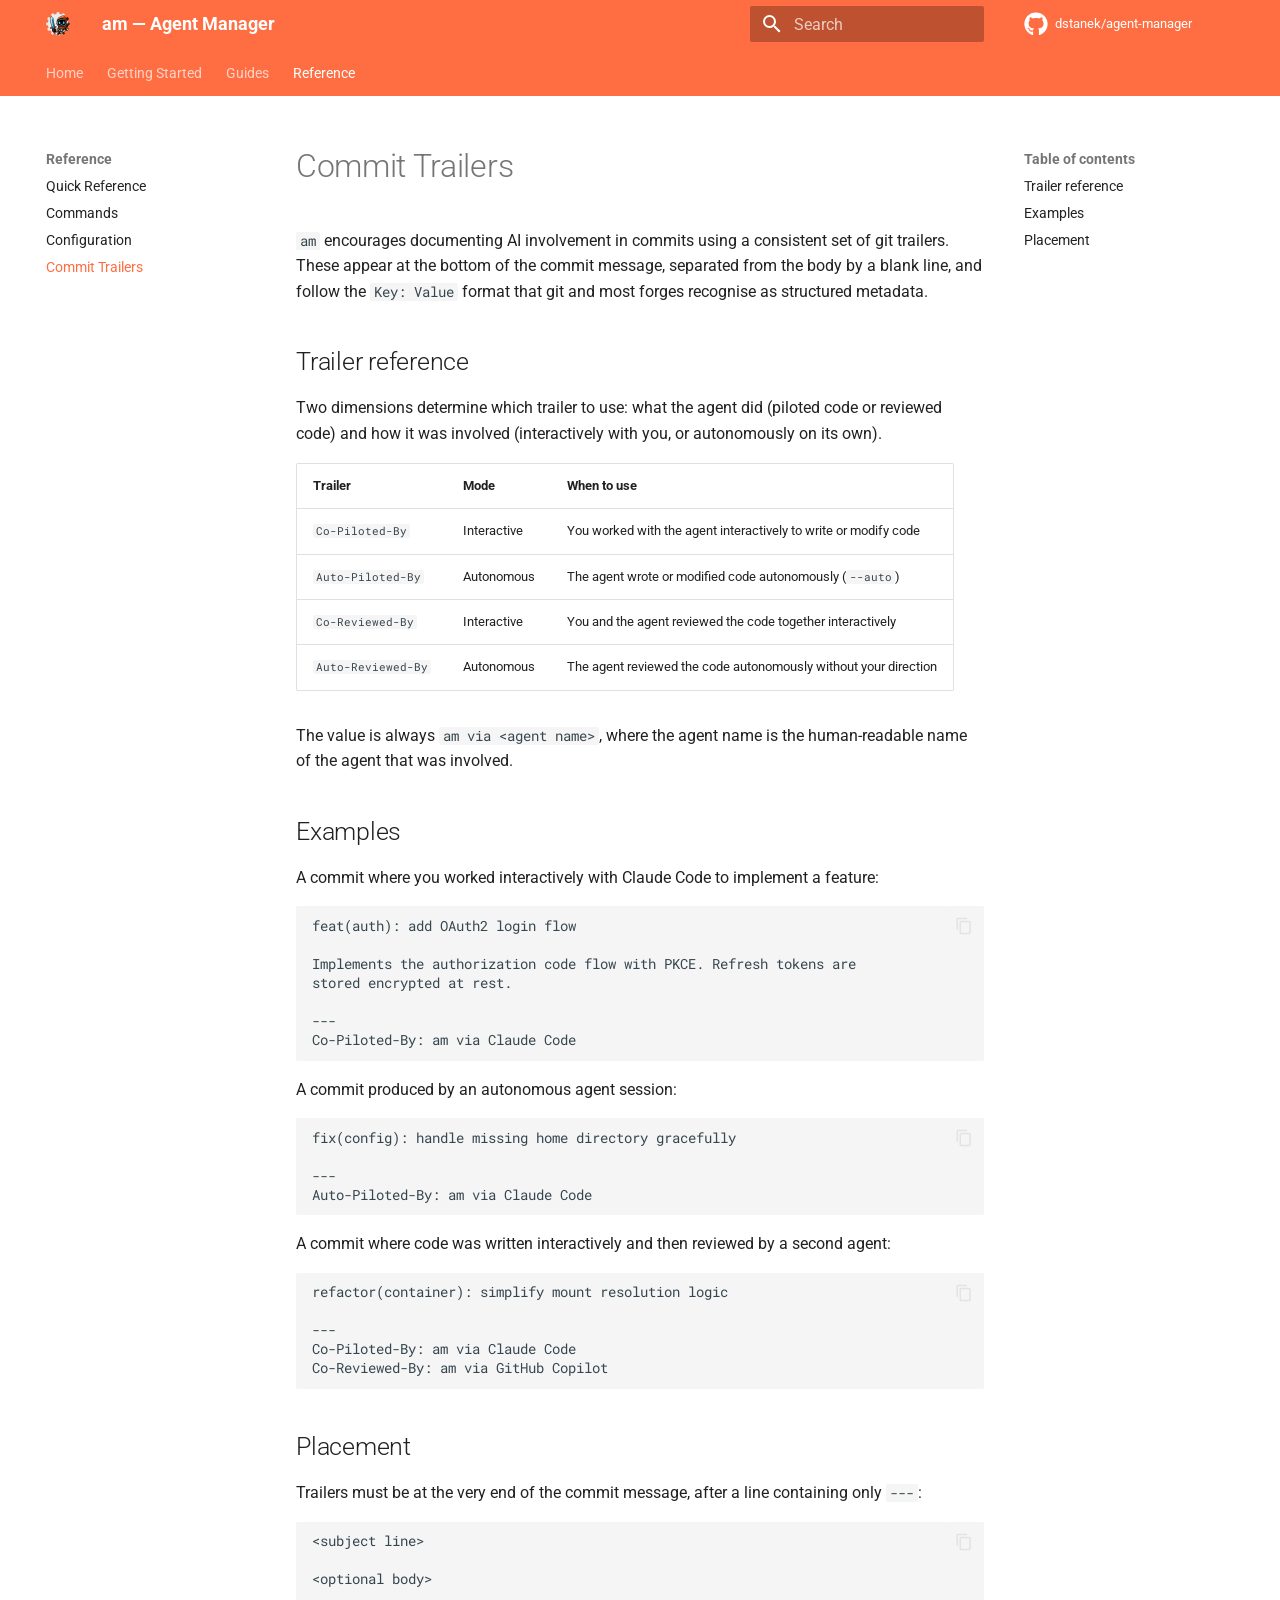
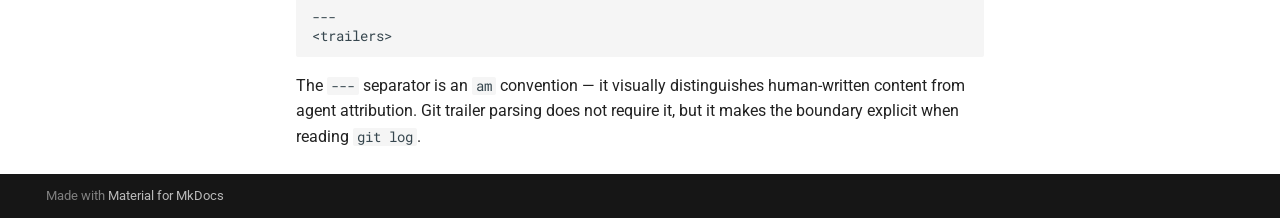
<file: reference/commit-trailers/index.html>
<!doctype html>
<html lang="en" class="no-js">
  <head>
    
      <meta charset="utf-8">
      <meta name="viewport" content="width=device-width,initial-scale=1">
      
        <meta name="description" content="Isolated environments for AI coding agents. Each session gets its own branch, a dedicated tmux window, and optional container isolation.">
      
      
      
        <link rel="canonical" href="https://dstanek.github.io/agent-manager/reference/commit-trailers/">
      
      
        <link rel="prev" href="../configuration/">
      
      
      
        
      
      
      <link rel="icon" href="../../assets/am-gear-192x192.png">
      <meta name="generator" content="mkdocs-1.6.1, mkdocs-material-9.7.6">
    
    
      
        <title>Commit Trailers - am — Agent Manager</title>
      
    
    
      <link rel="stylesheet" href="../../assets/stylesheets/main.484c7ddc.min.css">
      
        
        <link rel="stylesheet" href="../../assets/stylesheets/palette.ab4e12ef.min.css">
      
      


    
    
      
    
    
      
        
        
        <link rel="preconnect" href="https://fonts.gstatic.com" crossorigin>
        <link rel="stylesheet" href="https://fonts.googleapis.com/css?family=Roboto:300,300i,400,400i,700,700i%7CRoboto+Mono:400,400i,700,700i&display=fallback">
        <style>:root{--md-text-font:"Roboto";--md-code-font:"Roboto Mono"}</style>
      
    
    
      <link rel="stylesheet" href="../../stylesheets/extra.css">
    
    <script>__md_scope=new URL("../..",location),__md_hash=e=>[...e].reduce(((e,_)=>(e<<5)-e+_.charCodeAt(0)),0),__md_get=(e,_=localStorage,t=__md_scope)=>JSON.parse(_.getItem(t.pathname+"."+e)),__md_set=(e,_,t=localStorage,a=__md_scope)=>{try{t.setItem(a.pathname+"."+e,JSON.stringify(_))}catch(e){}}</script>
    
      

    
    
  </head>
  
  
    
    
      
    
    
    
    
    <body dir="ltr" data-md-color-scheme="default" data-md-color-primary="deep-orange" data-md-color-accent="amber">
  
    
    <input class="md-toggle" data-md-toggle="drawer" type="checkbox" id="__drawer" autocomplete="off">
    <input class="md-toggle" data-md-toggle="search" type="checkbox" id="__search" autocomplete="off">
    <label class="md-overlay" for="__drawer"></label>
    <div data-md-component="skip">
      
        
        <a href="#commit-trailers" class="md-skip">
          Skip to content
        </a>
      
    </div>
    <div data-md-component="announce">
      
    </div>
    
    
      

<header class="md-header" data-md-component="header">
  <nav class="md-header__inner md-grid" aria-label="Header">
    <a href="../.." title="am — Agent Manager" class="md-header__button md-logo" aria-label="am — Agent Manager" data-md-component="logo">
      
  <img src="../../assets/am-gear-192x192.png" alt="logo">

    </a>
    <label class="md-header__button md-icon" for="__drawer">
      
      <svg xmlns="http://www.w3.org/2000/svg" viewBox="0 0 24 24"><path d="M3 6h18v2H3zm0 5h18v2H3zm0 5h18v2H3z"/></svg>
    </label>
    <div class="md-header__title" data-md-component="header-title">
      <div class="md-header__ellipsis">
        <div class="md-header__topic">
          <span class="md-ellipsis">
            am — Agent Manager
          </span>
        </div>
        <div class="md-header__topic" data-md-component="header-topic">
          <span class="md-ellipsis">
            
              Commit Trailers
            
          </span>
        </div>
      </div>
    </div>
    
      
        <form class="md-header__option" data-md-component="palette">
  
    
    
    
    <input class="md-option" data-md-color-media="(prefers-color-scheme)" data-md-color-scheme="default" data-md-color-primary="deep-orange" data-md-color-accent="amber"  aria-label="Switch to dark mode"  type="radio" name="__palette" id="__palette_0">
    
      <label class="md-header__button md-icon" title="Switch to dark mode" for="__palette_1" hidden>
        <svg xmlns="http://www.w3.org/2000/svg" viewBox="0 0 24 24"><path d="m14.3 16-.7-2h-3.2l-.7 2H7.8L11 7h2l3.2 9zM20 8.69V4h-4.69L12 .69 8.69 4H4v4.69L.69 12 4 15.31V20h4.69L12 23.31 15.31 20H20v-4.69L23.31 12zm-9.15 3.96h2.3L12 9z"/></svg>
      </label>
    
  
    
    
    
    <input class="md-option" data-md-color-media="(prefers-color-scheme: dark)" data-md-color-scheme="slate" data-md-color-primary="deep-orange" data-md-color-accent="amber"  aria-label="Switch to light mode"  type="radio" name="__palette" id="__palette_1">
    
      <label class="md-header__button md-icon" title="Switch to light mode" for="__palette_0" hidden>
        <svg xmlns="http://www.w3.org/2000/svg" viewBox="0 0 24 24"><path d="M12 18c-.89 0-1.74-.2-2.5-.55C11.56 16.5 13 14.42 13 12s-1.44-4.5-3.5-5.45C10.26 6.2 11.11 6 12 6a6 6 0 0 1 6 6 6 6 0 0 1-6 6m8-9.31V4h-4.69L12 .69 8.69 4H4v4.69L.69 12 4 15.31V20h4.69L12 23.31 15.31 20H20v-4.69L23.31 12z"/></svg>
      </label>
    
  
</form>
      
    
    
      <script>var palette=__md_get("__palette");if(palette&&palette.color){if("(prefers-color-scheme)"===palette.color.media){var media=matchMedia("(prefers-color-scheme: light)"),input=document.querySelector(media.matches?"[data-md-color-media='(prefers-color-scheme: light)']":"[data-md-color-media='(prefers-color-scheme: dark)']");palette.color.media=input.getAttribute("data-md-color-media"),palette.color.scheme=input.getAttribute("data-md-color-scheme"),palette.color.primary=input.getAttribute("data-md-color-primary"),palette.color.accent=input.getAttribute("data-md-color-accent")}for(var[key,value]of Object.entries(palette.color))document.body.setAttribute("data-md-color-"+key,value)}</script>
    
    
    
      
      
        <label class="md-header__button md-icon" for="__search">
          
          <svg xmlns="http://www.w3.org/2000/svg" viewBox="0 0 24 24"><path d="M9.5 3A6.5 6.5 0 0 1 16 9.5c0 1.61-.59 3.09-1.56 4.23l.27.27h.79l5 5-1.5 1.5-5-5v-.79l-.27-.27A6.52 6.52 0 0 1 9.5 16 6.5 6.5 0 0 1 3 9.5 6.5 6.5 0 0 1 9.5 3m0 2C7 5 5 7 5 9.5S7 14 9.5 14 14 12 14 9.5 12 5 9.5 5"/></svg>
        </label>
        <div class="md-search" data-md-component="search" role="dialog">
  <label class="md-search__overlay" for="__search"></label>
  <div class="md-search__inner" role="search">
    <form class="md-search__form" name="search">
      <input type="text" class="md-search__input" name="query" aria-label="Search" placeholder="Search" autocapitalize="off" autocorrect="off" autocomplete="off" spellcheck="false" data-md-component="search-query" required>
      <label class="md-search__icon md-icon" for="__search">
        
        <svg xmlns="http://www.w3.org/2000/svg" viewBox="0 0 24 24"><path d="M9.5 3A6.5 6.5 0 0 1 16 9.5c0 1.61-.59 3.09-1.56 4.23l.27.27h.79l5 5-1.5 1.5-5-5v-.79l-.27-.27A6.52 6.52 0 0 1 9.5 16 6.5 6.5 0 0 1 3 9.5 6.5 6.5 0 0 1 9.5 3m0 2C7 5 5 7 5 9.5S7 14 9.5 14 14 12 14 9.5 12 5 9.5 5"/></svg>
        
        <svg xmlns="http://www.w3.org/2000/svg" viewBox="0 0 24 24"><path d="M20 11v2H8l5.5 5.5-1.42 1.42L4.16 12l7.92-7.92L13.5 5.5 8 11z"/></svg>
      </label>
      <nav class="md-search__options" aria-label="Search">
        
        <button type="reset" class="md-search__icon md-icon" title="Clear" aria-label="Clear" tabindex="-1">
          
          <svg xmlns="http://www.w3.org/2000/svg" viewBox="0 0 24 24"><path d="M19 6.41 17.59 5 12 10.59 6.41 5 5 6.41 10.59 12 5 17.59 6.41 19 12 13.41 17.59 19 19 17.59 13.41 12z"/></svg>
        </button>
      </nav>
      
        <div class="md-search__suggest" data-md-component="search-suggest"></div>
      
    </form>
    <div class="md-search__output">
      <div class="md-search__scrollwrap" tabindex="0" data-md-scrollfix>
        <div class="md-search-result" data-md-component="search-result">
          <div class="md-search-result__meta">
            Initializing search
          </div>
          <ol class="md-search-result__list" role="presentation"></ol>
        </div>
      </div>
    </div>
  </div>
</div>
      
    
    
      <div class="md-header__source">
        <a href="https://github.com/dstanek/agent-manager" title="Go to repository" class="md-source" data-md-component="source">
  <div class="md-source__icon md-icon">
    
    <svg xmlns="http://www.w3.org/2000/svg" viewBox="0 0 512 512"><!--! Font Awesome Free 7.1.0 by @fontawesome - https://fontawesome.com License - https://fontawesome.com/license/free (Icons: CC BY 4.0, Fonts: SIL OFL 1.1, Code: MIT License) Copyright 2025 Fonticons, Inc.--><path d="M173.9 397.4c0 2-2.3 3.6-5.2 3.6-3.3.3-5.6-1.3-5.6-3.6 0-2 2.3-3.6 5.2-3.6 3-.3 5.6 1.3 5.6 3.6m-31.1-4.5c-.7 2 1.3 4.3 4.3 4.9 2.6 1 5.6 0 6.2-2s-1.3-4.3-4.3-5.2c-2.6-.7-5.5.3-6.2 2.3m44.2-1.7c-2.9.7-4.9 2.6-4.6 4.9.3 2 2.9 3.3 5.9 2.6 2.9-.7 4.9-2.6 4.6-4.6-.3-1.9-3-3.2-5.9-2.9M252.8 8C114.1 8 8 113.3 8 252c0 110.9 69.8 205.8 169.5 239.2 12.8 2.3 17.3-5.6 17.3-12.1 0-6.2-.3-40.4-.3-61.4 0 0-70 15-84.7-29.8 0 0-11.4-29.1-27.8-36.6 0 0-22.9-15.7 1.6-15.4 0 0 24.9 2 38.6 25.8 21.9 38.6 58.6 27.5 72.9 20.9 2.3-16 8.8-27.1 16-33.7-55.9-6.2-112.3-14.3-112.3-110.5 0-27.5 7.6-41.3 23.6-58.9-2.6-6.5-11.1-33.3 2.6-67.9 20.9-6.5 69 27 69 27 20-5.6 41.5-8.5 62.8-8.5s42.8 2.9 62.8 8.5c0 0 48.1-33.6 69-27 13.7 34.7 5.2 61.4 2.6 67.9 16 17.7 25.8 31.5 25.8 58.9 0 96.5-58.9 104.2-114.8 110.5 9.2 7.9 17 22.9 17 46.4 0 33.7-.3 75.4-.3 83.6 0 6.5 4.6 14.4 17.3 12.1C436.2 457.8 504 362.9 504 252 504 113.3 391.5 8 252.8 8M105.2 352.9c-1.3 1-1 3.3.7 5.2 1.6 1.6 3.9 2.3 5.2 1 1.3-1 1-3.3-.7-5.2-1.6-1.6-3.9-2.3-5.2-1m-10.8-8.1c-.7 1.3.3 2.9 2.3 3.9 1.6 1 3.6.7 4.3-.7.7-1.3-.3-2.9-2.3-3.9-2-.6-3.6-.3-4.3.7m32.4 35.6c-1.6 1.3-1 4.3 1.3 6.2 2.3 2.3 5.2 2.6 6.5 1 1.3-1.3.7-4.3-1.3-6.2-2.2-2.3-5.2-2.6-6.5-1m-11.4-14.7c-1.6 1-1.6 3.6 0 5.9s4.3 3.3 5.6 2.3c1.6-1.3 1.6-3.9 0-6.2-1.4-2.3-4-3.3-5.6-2"/></svg>
  </div>
  <div class="md-source__repository">
    dstanek/agent-manager
  </div>
</a>
      </div>
    
  </nav>
  
</header>
    
    <div class="md-container" data-md-component="container">
      
      
        
          
            
<nav class="md-tabs" aria-label="Tabs" data-md-component="tabs">
  <div class="md-grid">
    <ul class="md-tabs__list">
      
        
  
  
  
  
    <li class="md-tabs__item">
      <a href="../.." class="md-tabs__link">
        
  
  
    
  
  Home

      </a>
    </li>
  

      
        
  
  
  
  
    
    
      <li class="md-tabs__item">
        <a href="../../getting-started/installation/" class="md-tabs__link">
          
  
  
  Getting Started

        </a>
      </li>
    
  

      
        
  
  
  
  
    
    
      <li class="md-tabs__item">
        <a href="../../guides/claude-code/" class="md-tabs__link">
          
  
  
  Guides

        </a>
      </li>
    
  

      
        
  
  
  
    
  
  
    
    
      <li class="md-tabs__item md-tabs__item--active">
        <a href="../quick-reference/" class="md-tabs__link">
          
  
  
  Reference

        </a>
      </li>
    
  

      
    </ul>
  </div>
</nav>
          
        
      
      <main class="md-main" data-md-component="main">
        <div class="md-main__inner md-grid">
          
            
              
              <div class="md-sidebar md-sidebar--primary" data-md-component="sidebar" data-md-type="navigation" >
                <div class="md-sidebar__scrollwrap">
                  <div class="md-sidebar__inner">
                    


  


<nav class="md-nav md-nav--primary md-nav--lifted" aria-label="Navigation" data-md-level="0">
  <label class="md-nav__title" for="__drawer">
    <a href="../.." title="am — Agent Manager" class="md-nav__button md-logo" aria-label="am — Agent Manager" data-md-component="logo">
      
  <img src="../../assets/am-gear-192x192.png" alt="logo">

    </a>
    am — Agent Manager
  </label>
  
    <div class="md-nav__source">
      <a href="https://github.com/dstanek/agent-manager" title="Go to repository" class="md-source" data-md-component="source">
  <div class="md-source__icon md-icon">
    
    <svg xmlns="http://www.w3.org/2000/svg" viewBox="0 0 512 512"><!--! Font Awesome Free 7.1.0 by @fontawesome - https://fontawesome.com License - https://fontawesome.com/license/free (Icons: CC BY 4.0, Fonts: SIL OFL 1.1, Code: MIT License) Copyright 2025 Fonticons, Inc.--><path d="M173.9 397.4c0 2-2.3 3.6-5.2 3.6-3.3.3-5.6-1.3-5.6-3.6 0-2 2.3-3.6 5.2-3.6 3-.3 5.6 1.3 5.6 3.6m-31.1-4.5c-.7 2 1.3 4.3 4.3 4.9 2.6 1 5.6 0 6.2-2s-1.3-4.3-4.3-5.2c-2.6-.7-5.5.3-6.2 2.3m44.2-1.7c-2.9.7-4.9 2.6-4.6 4.9.3 2 2.9 3.3 5.9 2.6 2.9-.7 4.9-2.6 4.6-4.6-.3-1.9-3-3.2-5.9-2.9M252.8 8C114.1 8 8 113.3 8 252c0 110.9 69.8 205.8 169.5 239.2 12.8 2.3 17.3-5.6 17.3-12.1 0-6.2-.3-40.4-.3-61.4 0 0-70 15-84.7-29.8 0 0-11.4-29.1-27.8-36.6 0 0-22.9-15.7 1.6-15.4 0 0 24.9 2 38.6 25.8 21.9 38.6 58.6 27.5 72.9 20.9 2.3-16 8.8-27.1 16-33.7-55.9-6.2-112.3-14.3-112.3-110.5 0-27.5 7.6-41.3 23.6-58.9-2.6-6.5-11.1-33.3 2.6-67.9 20.9-6.5 69 27 69 27 20-5.6 41.5-8.5 62.8-8.5s42.8 2.9 62.8 8.5c0 0 48.1-33.6 69-27 13.7 34.7 5.2 61.4 2.6 67.9 16 17.7 25.8 31.5 25.8 58.9 0 96.5-58.9 104.2-114.8 110.5 9.2 7.9 17 22.9 17 46.4 0 33.7-.3 75.4-.3 83.6 0 6.5 4.6 14.4 17.3 12.1C436.2 457.8 504 362.9 504 252 504 113.3 391.5 8 252.8 8M105.2 352.9c-1.3 1-1 3.3.7 5.2 1.6 1.6 3.9 2.3 5.2 1 1.3-1 1-3.3-.7-5.2-1.6-1.6-3.9-2.3-5.2-1m-10.8-8.1c-.7 1.3.3 2.9 2.3 3.9 1.6 1 3.6.7 4.3-.7.7-1.3-.3-2.9-2.3-3.9-2-.6-3.6-.3-4.3.7m32.4 35.6c-1.6 1.3-1 4.3 1.3 6.2 2.3 2.3 5.2 2.6 6.5 1 1.3-1.3.7-4.3-1.3-6.2-2.2-2.3-5.2-2.6-6.5-1m-11.4-14.7c-1.6 1-1.6 3.6 0 5.9s4.3 3.3 5.6 2.3c1.6-1.3 1.6-3.9 0-6.2-1.4-2.3-4-3.3-5.6-2"/></svg>
  </div>
  <div class="md-source__repository">
    dstanek/agent-manager
  </div>
</a>
    </div>
  
  <ul class="md-nav__list" data-md-scrollfix>
    
      
      
  
  
  
  
    <li class="md-nav__item">
      <a href="../.." class="md-nav__link">
        
  
  
  <span class="md-ellipsis">
    
  
    Home
  

    
  </span>
  
  

      </a>
    </li>
  

    
      
      
  
  
  
  
    
    
    
    
      
      
        
      
    
    
    <li class="md-nav__item md-nav__item--nested">
      
        
        
        <input class="md-nav__toggle md-toggle " type="checkbox" id="__nav_2" >
        
          
          <label class="md-nav__link" for="__nav_2" id="__nav_2_label" tabindex="0">
            
  
  
  <span class="md-ellipsis">
    
  
    Getting Started
  

    
  </span>
  
  

            <span class="md-nav__icon md-icon"></span>
          </label>
        
        <nav class="md-nav" data-md-level="1" aria-labelledby="__nav_2_label" aria-expanded="false">
          <label class="md-nav__title" for="__nav_2">
            <span class="md-nav__icon md-icon"></span>
            
  
    Getting Started
  

          </label>
          <ul class="md-nav__list" data-md-scrollfix>
            
              
                
  
  
  
  
    <li class="md-nav__item">
      <a href="../../getting-started/installation/" class="md-nav__link">
        
  
  
  <span class="md-ellipsis">
    
  
    Installation
  

    
  </span>
  
  

      </a>
    </li>
  

              
            
              
                
  
  
  
  
    <li class="md-nav__item">
      <a href="../../getting-started/quick-start/" class="md-nav__link">
        
  
  
  <span class="md-ellipsis">
    
  
    Quick Start
  

    
  </span>
  
  

      </a>
    </li>
  

              
            
              
                
  
  
  
  
    <li class="md-nav__item">
      <a href="../../concepts/" class="md-nav__link">
        
  
  
  <span class="md-ellipsis">
    
  
    Concepts
  

    
  </span>
  
  

      </a>
    </li>
  

              
            
          </ul>
        </nav>
      
    </li>
  

    
      
      
  
  
  
  
    
    
    
    
      
      
        
      
    
    
    <li class="md-nav__item md-nav__item--nested">
      
        
        
        <input class="md-nav__toggle md-toggle " type="checkbox" id="__nav_3" >
        
          
          <label class="md-nav__link" for="__nav_3" id="__nav_3_label" tabindex="0">
            
  
  
  <span class="md-ellipsis">
    
  
    Guides
  

    
  </span>
  
  

            <span class="md-nav__icon md-icon"></span>
          </label>
        
        <nav class="md-nav" data-md-level="1" aria-labelledby="__nav_3_label" aria-expanded="false">
          <label class="md-nav__title" for="__nav_3">
            <span class="md-nav__icon md-icon"></span>
            
  
    Guides
  

          </label>
          <ul class="md-nav__list" data-md-scrollfix>
            
              
                
  
  
  
  
    <li class="md-nav__item">
      <a href="../../guides/claude-code/" class="md-nav__link">
        
  
  
  <span class="md-ellipsis">
    
  
    Claude Code
  

    
  </span>
  
  

      </a>
    </li>
  

              
            
              
                
  
  
  
  
    <li class="md-nav__item">
      <a href="../../guides/github-copilot/" class="md-nav__link">
        
  
  
  <span class="md-ellipsis">
    
  
    GitHub Copilot
  

    
  </span>
  
  

      </a>
    </li>
  

              
            
              
                
  
  
  
  
    <li class="md-nav__item">
      <a href="../../guides/custom-images/" class="md-nav__link">
        
  
  
  <span class="md-ellipsis">
    
  
    Custom Images
  

    
  </span>
  
  

      </a>
    </li>
  

              
            
              
                
  
  
  
  
    <li class="md-nav__item">
      <a href="../../guides/troubleshooting/" class="md-nav__link">
        
  
  
  <span class="md-ellipsis">
    
  
    Troubleshooting
  

    
  </span>
  
  

      </a>
    </li>
  

              
            
              
                
  
  
  
  
    <li class="md-nav__item">
      <a href="../../guides/ci-cd-integration/" class="md-nav__link">
        
  
  
  <span class="md-ellipsis">
    
  
    CI/CD Integration
  

    
  </span>
  
  

      </a>
    </li>
  

              
            
          </ul>
        </nav>
      
    </li>
  

    
      
      
  
  
    
  
  
  
    
    
    
    
      
        
        
      
      
        
      
    
    
    <li class="md-nav__item md-nav__item--active md-nav__item--section md-nav__item--nested">
      
        
        
        <input class="md-nav__toggle md-toggle " type="checkbox" id="__nav_4" checked>
        
          
          <label class="md-nav__link" for="__nav_4" id="__nav_4_label" tabindex="">
            
  
  
  <span class="md-ellipsis">
    
  
    Reference
  

    
  </span>
  
  

            <span class="md-nav__icon md-icon"></span>
          </label>
        
        <nav class="md-nav" data-md-level="1" aria-labelledby="__nav_4_label" aria-expanded="true">
          <label class="md-nav__title" for="__nav_4">
            <span class="md-nav__icon md-icon"></span>
            
  
    Reference
  

          </label>
          <ul class="md-nav__list" data-md-scrollfix>
            
              
                
  
  
  
  
    <li class="md-nav__item">
      <a href="../quick-reference/" class="md-nav__link">
        
  
  
  <span class="md-ellipsis">
    
  
    Quick Reference
  

    
  </span>
  
  

      </a>
    </li>
  

              
            
              
                
  
  
  
  
    <li class="md-nav__item">
      <a href="../commands/" class="md-nav__link">
        
  
  
  <span class="md-ellipsis">
    
  
    Commands
  

    
  </span>
  
  

      </a>
    </li>
  

              
            
              
                
  
  
  
  
    <li class="md-nav__item">
      <a href="../configuration/" class="md-nav__link">
        
  
  
  <span class="md-ellipsis">
    
  
    Configuration
  

    
  </span>
  
  

      </a>
    </li>
  

              
            
              
                
  
  
    
  
  
  
    <li class="md-nav__item md-nav__item--active">
      
      <input class="md-nav__toggle md-toggle" type="checkbox" id="__toc">
      
      
        
      
      
        <label class="md-nav__link md-nav__link--active" for="__toc">
          
  
  
  <span class="md-ellipsis">
    
  
    Commit Trailers
  

    
  </span>
  
  

          <span class="md-nav__icon md-icon"></span>
        </label>
      
      <a href="./" class="md-nav__link md-nav__link--active">
        
  
  
  <span class="md-ellipsis">
    
  
    Commit Trailers
  

    
  </span>
  
  

      </a>
      
        

<nav class="md-nav md-nav--secondary" aria-label="Table of contents">
  
  
  
    
  
  
    <label class="md-nav__title" for="__toc">
      <span class="md-nav__icon md-icon"></span>
      Table of contents
    </label>
    <ul class="md-nav__list" data-md-component="toc" data-md-scrollfix>
      
        <li class="md-nav__item">
  <a href="#trailer-reference" class="md-nav__link">
    <span class="md-ellipsis">
      
        Trailer reference
      
    </span>
  </a>
  
</li>
      
        <li class="md-nav__item">
  <a href="#examples" class="md-nav__link">
    <span class="md-ellipsis">
      
        Examples
      
    </span>
  </a>
  
</li>
      
        <li class="md-nav__item">
  <a href="#placement" class="md-nav__link">
    <span class="md-ellipsis">
      
        Placement
      
    </span>
  </a>
  
</li>
      
    </ul>
  
</nav>
      
    </li>
  

              
            
          </ul>
        </nav>
      
    </li>
  

    
  </ul>
</nav>
                  </div>
                </div>
              </div>
            
            
              
              <div class="md-sidebar md-sidebar--secondary" data-md-component="sidebar" data-md-type="toc" >
                <div class="md-sidebar__scrollwrap">
                  <div class="md-sidebar__inner">
                    

<nav class="md-nav md-nav--secondary" aria-label="Table of contents">
  
  
  
    
  
  
    <label class="md-nav__title" for="__toc">
      <span class="md-nav__icon md-icon"></span>
      Table of contents
    </label>
    <ul class="md-nav__list" data-md-component="toc" data-md-scrollfix>
      
        <li class="md-nav__item">
  <a href="#trailer-reference" class="md-nav__link">
    <span class="md-ellipsis">
      
        Trailer reference
      
    </span>
  </a>
  
</li>
      
        <li class="md-nav__item">
  <a href="#examples" class="md-nav__link">
    <span class="md-ellipsis">
      
        Examples
      
    </span>
  </a>
  
</li>
      
        <li class="md-nav__item">
  <a href="#placement" class="md-nav__link">
    <span class="md-ellipsis">
      
        Placement
      
    </span>
  </a>
  
</li>
      
    </ul>
  
</nav>
                  </div>
                </div>
              </div>
            
          
          
            <div class="md-content" data-md-component="content">
              
              <article class="md-content__inner md-typeset">
                
                  



<h1 id="commit-trailers">Commit Trailers<a class="headerlink" href="#commit-trailers" title="Permanent link">&para;</a></h1>
<p><code>am</code> encourages documenting AI involvement in commits using a consistent set of git trailers. These appear at the bottom of the commit message, separated from the body by a blank line, and follow the <code>Key: Value</code> format that git and most forges recognise as structured metadata.</p>
<h2 id="trailer-reference">Trailer reference<a class="headerlink" href="#trailer-reference" title="Permanent link">&para;</a></h2>
<p>Two dimensions determine which trailer to use: what the agent did (piloted code or reviewed code) and how it was involved (interactively with you, or autonomously on its own).</p>
<table>
<thead>
<tr>
<th>Trailer</th>
<th>Mode</th>
<th>When to use</th>
</tr>
</thead>
<tbody>
<tr>
<td><code>Co-Piloted-By</code></td>
<td>Interactive</td>
<td>You worked with the agent interactively to write or modify code</td>
</tr>
<tr>
<td><code>Auto-Piloted-By</code></td>
<td>Autonomous</td>
<td>The agent wrote or modified code autonomously (<code>--auto</code>)</td>
</tr>
<tr>
<td><code>Co-Reviewed-By</code></td>
<td>Interactive</td>
<td>You and the agent reviewed the code together interactively</td>
</tr>
<tr>
<td><code>Auto-Reviewed-By</code></td>
<td>Autonomous</td>
<td>The agent reviewed the code autonomously without your direction</td>
</tr>
</tbody>
</table>
<p>The value is always <code>am via &lt;agent name&gt;</code>, where the agent name is the human-readable name of the agent that was involved.</p>
<h2 id="examples">Examples<a class="headerlink" href="#examples" title="Permanent link">&para;</a></h2>
<p>A commit where you worked interactively with Claude Code to implement a feature:</p>
<div class="language-text highlight"><pre><span></span><code><span id="__span-0-1"><a id="__codelineno-0-1" name="__codelineno-0-1" href="#__codelineno-0-1"></a>feat(auth): add OAuth2 login flow
</span><span id="__span-0-2"><a id="__codelineno-0-2" name="__codelineno-0-2" href="#__codelineno-0-2"></a>
</span><span id="__span-0-3"><a id="__codelineno-0-3" name="__codelineno-0-3" href="#__codelineno-0-3"></a>Implements the authorization code flow with PKCE. Refresh tokens are
</span><span id="__span-0-4"><a id="__codelineno-0-4" name="__codelineno-0-4" href="#__codelineno-0-4"></a>stored encrypted at rest.
</span><span id="__span-0-5"><a id="__codelineno-0-5" name="__codelineno-0-5" href="#__codelineno-0-5"></a>
</span><span id="__span-0-6"><a id="__codelineno-0-6" name="__codelineno-0-6" href="#__codelineno-0-6"></a>---
</span><span id="__span-0-7"><a id="__codelineno-0-7" name="__codelineno-0-7" href="#__codelineno-0-7"></a>Co-Piloted-By: am via Claude Code
</span></code></pre></div>
<p>A commit produced by an autonomous agent session:</p>
<div class="language-text highlight"><pre><span></span><code><span id="__span-1-1"><a id="__codelineno-1-1" name="__codelineno-1-1" href="#__codelineno-1-1"></a>fix(config): handle missing home directory gracefully
</span><span id="__span-1-2"><a id="__codelineno-1-2" name="__codelineno-1-2" href="#__codelineno-1-2"></a>
</span><span id="__span-1-3"><a id="__codelineno-1-3" name="__codelineno-1-3" href="#__codelineno-1-3"></a>---
</span><span id="__span-1-4"><a id="__codelineno-1-4" name="__codelineno-1-4" href="#__codelineno-1-4"></a>Auto-Piloted-By: am via Claude Code
</span></code></pre></div>
<p>A commit where code was written interactively and then reviewed by a second agent:</p>
<div class="language-text highlight"><pre><span></span><code><span id="__span-2-1"><a id="__codelineno-2-1" name="__codelineno-2-1" href="#__codelineno-2-1"></a>refactor(container): simplify mount resolution logic
</span><span id="__span-2-2"><a id="__codelineno-2-2" name="__codelineno-2-2" href="#__codelineno-2-2"></a>
</span><span id="__span-2-3"><a id="__codelineno-2-3" name="__codelineno-2-3" href="#__codelineno-2-3"></a>---
</span><span id="__span-2-4"><a id="__codelineno-2-4" name="__codelineno-2-4" href="#__codelineno-2-4"></a>Co-Piloted-By: am via Claude Code
</span><span id="__span-2-5"><a id="__codelineno-2-5" name="__codelineno-2-5" href="#__codelineno-2-5"></a>Co-Reviewed-By: am via GitHub Copilot
</span></code></pre></div>
<h2 id="placement">Placement<a class="headerlink" href="#placement" title="Permanent link">&para;</a></h2>
<p>Trailers must be at the very end of the commit message, after a line containing only <code>---</code>:</p>
<div class="language-text highlight"><pre><span></span><code><span id="__span-3-1"><a id="__codelineno-3-1" name="__codelineno-3-1" href="#__codelineno-3-1"></a>&lt;subject line&gt;
</span><span id="__span-3-2"><a id="__codelineno-3-2" name="__codelineno-3-2" href="#__codelineno-3-2"></a>
</span><span id="__span-3-3"><a id="__codelineno-3-3" name="__codelineno-3-3" href="#__codelineno-3-3"></a>&lt;optional body&gt;
</span><span id="__span-3-4"><a id="__codelineno-3-4" name="__codelineno-3-4" href="#__codelineno-3-4"></a>
</span><span id="__span-3-5"><a id="__codelineno-3-5" name="__codelineno-3-5" href="#__codelineno-3-5"></a>---
</span><span id="__span-3-6"><a id="__codelineno-3-6" name="__codelineno-3-6" href="#__codelineno-3-6"></a>&lt;trailers&gt;
</span></code></pre></div>
<p>The <code>---</code> separator is an <code>am</code> convention — it visually distinguishes human-written content from agent attribution. Git trailer parsing does not require it, but it makes the boundary explicit when reading <code>git log</code>.</p>












                
              </article>
            </div>
          
          
<script>var target=document.getElementById(location.hash.slice(1));target&&target.name&&(target.checked=target.name.startsWith("__tabbed_"))</script>
        </div>
        
          <button type="button" class="md-top md-icon" data-md-component="top" hidden>
  
  <svg xmlns="http://www.w3.org/2000/svg" viewBox="0 0 24 24"><path d="M13 20h-2V8l-5.5 5.5-1.42-1.42L12 4.16l7.92 7.92-1.42 1.42L13 8z"/></svg>
  Back to top
</button>
        
      </main>
      
        <footer class="md-footer">
  
  <div class="md-footer-meta md-typeset">
    <div class="md-footer-meta__inner md-grid">
      <div class="md-copyright">
  
  
    Made with
    <a href="https://squidfunk.github.io/mkdocs-material/" target="_blank" rel="noopener">
      Material for MkDocs
    </a>
  
</div>
      
    </div>
  </div>
</footer>
      
    </div>
    <div class="md-dialog" data-md-component="dialog">
      <div class="md-dialog__inner md-typeset"></div>
    </div>
    
    
    
      
      
      <script id="__config" type="application/json">{"annotate": null, "base": "../..", "features": ["navigation.tabs", "navigation.sections", "navigation.top", "navigation.instant", "content.code.copy", "content.code.annotate", "search.highlight", "search.suggest"], "search": "../../assets/javascripts/workers/search.2c215733.min.js", "tags": null, "translations": {"clipboard.copied": "Copied to clipboard", "clipboard.copy": "Copy to clipboard", "search.result.more.one": "1 more on this page", "search.result.more.other": "# more on this page", "search.result.none": "No matching documents", "search.result.one": "1 matching document", "search.result.other": "# matching documents", "search.result.placeholder": "Type to start searching", "search.result.term.missing": "Missing", "select.version": "Select version"}, "version": null}</script>
    
    
      <script src="../../assets/javascripts/bundle.79ae519e.min.js"></script>
      
    
  </body>
</html>
</file>
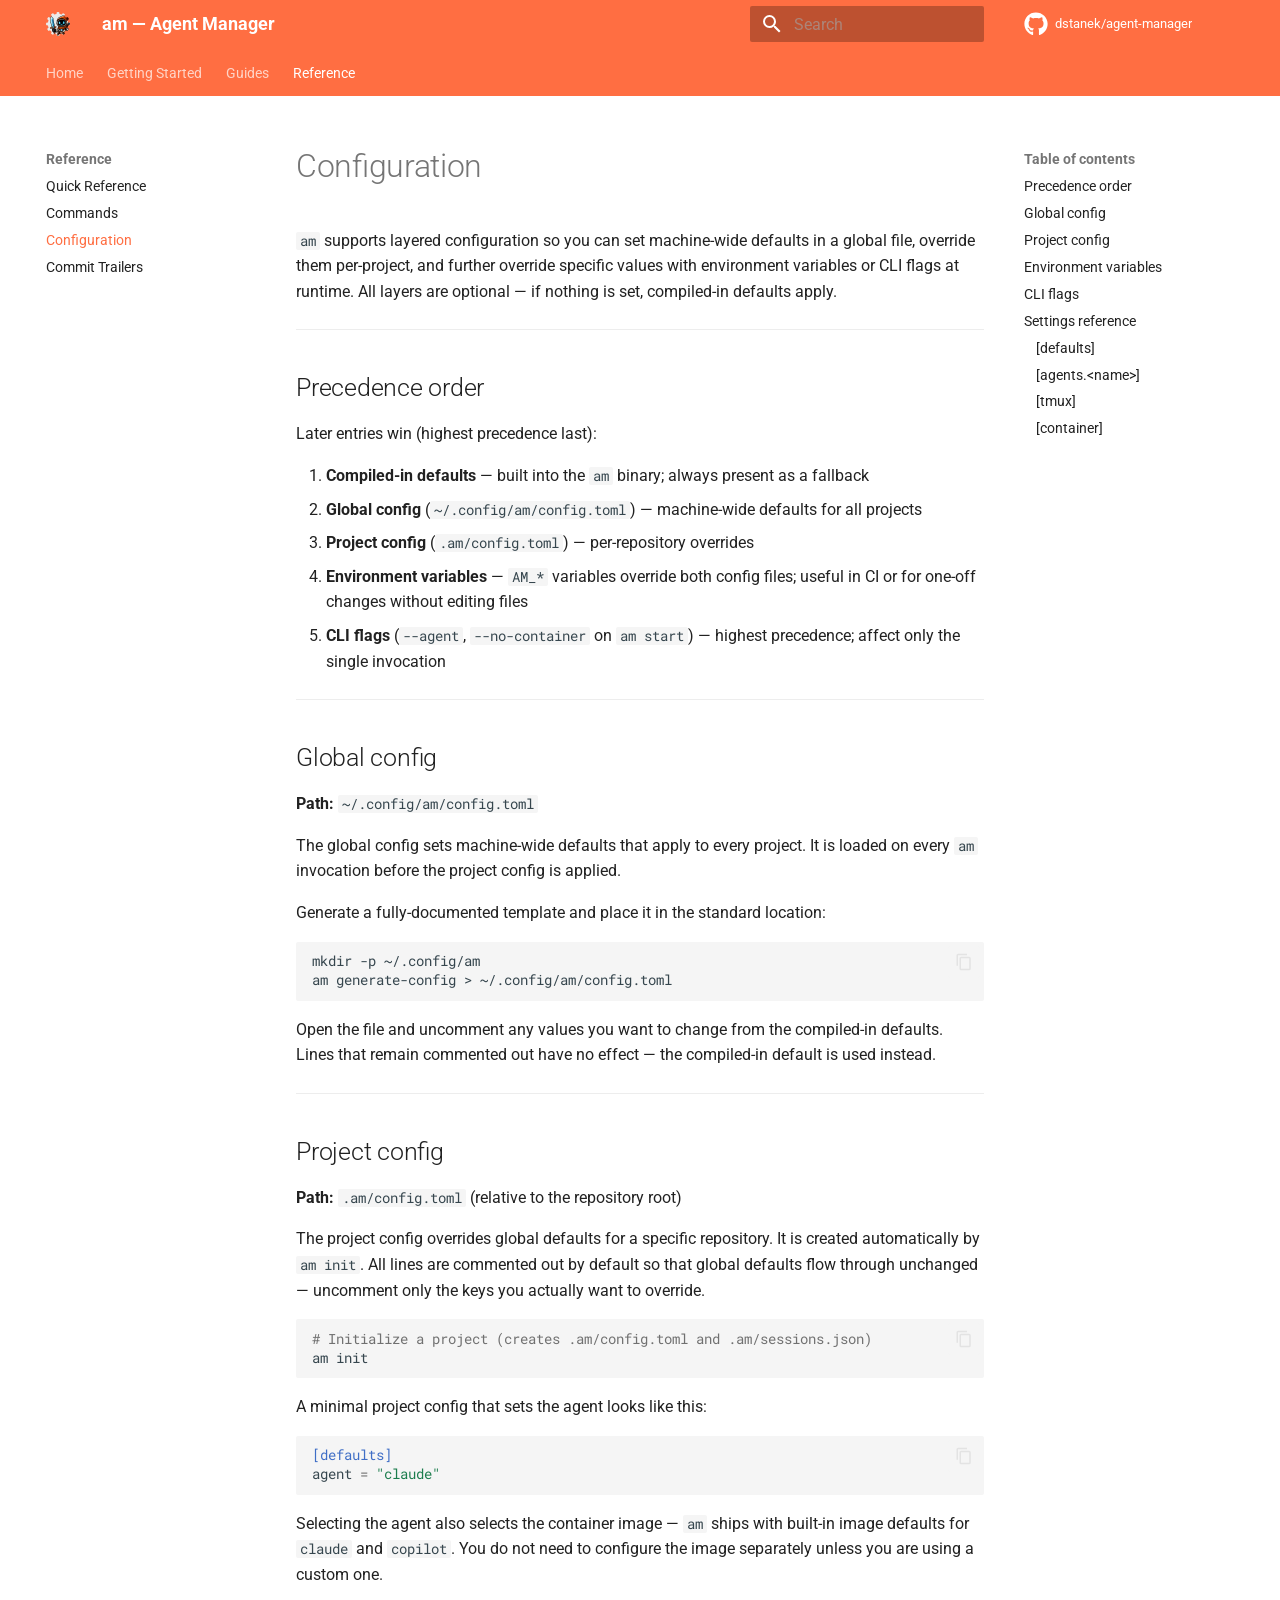
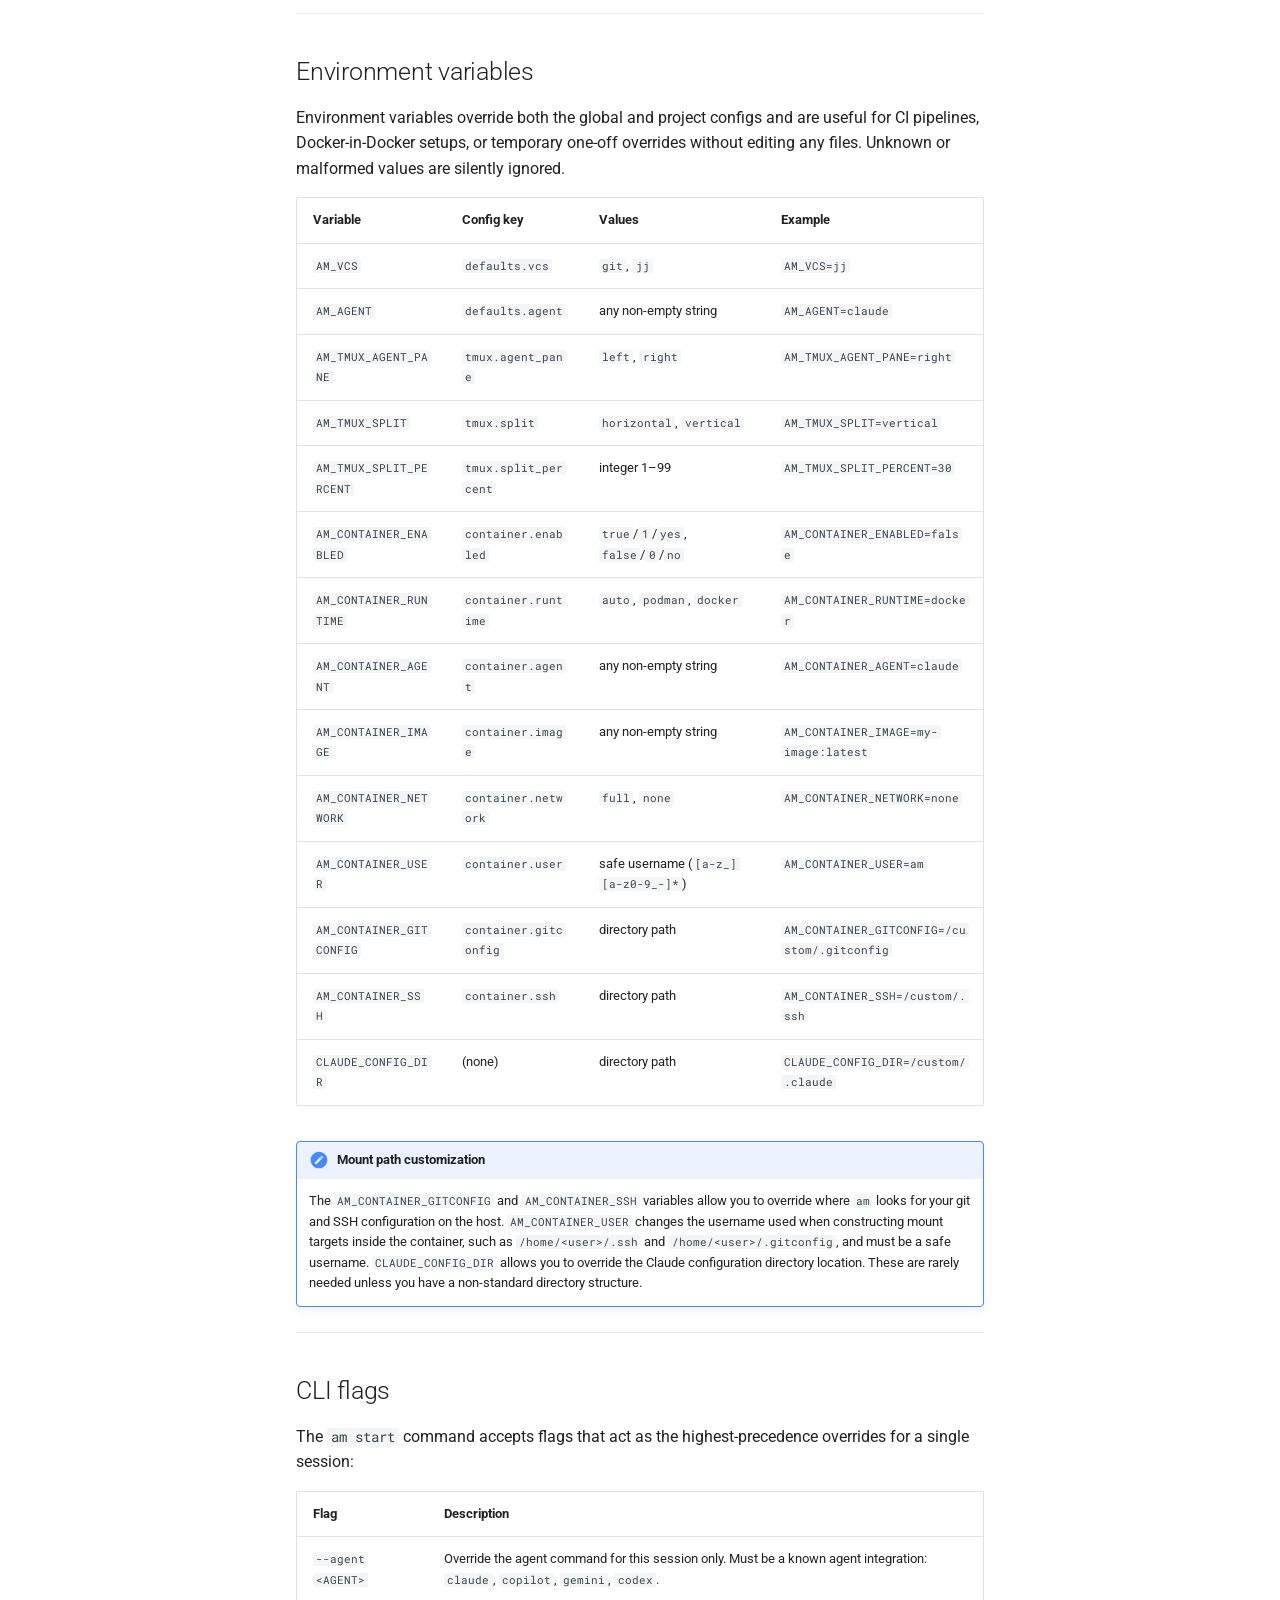
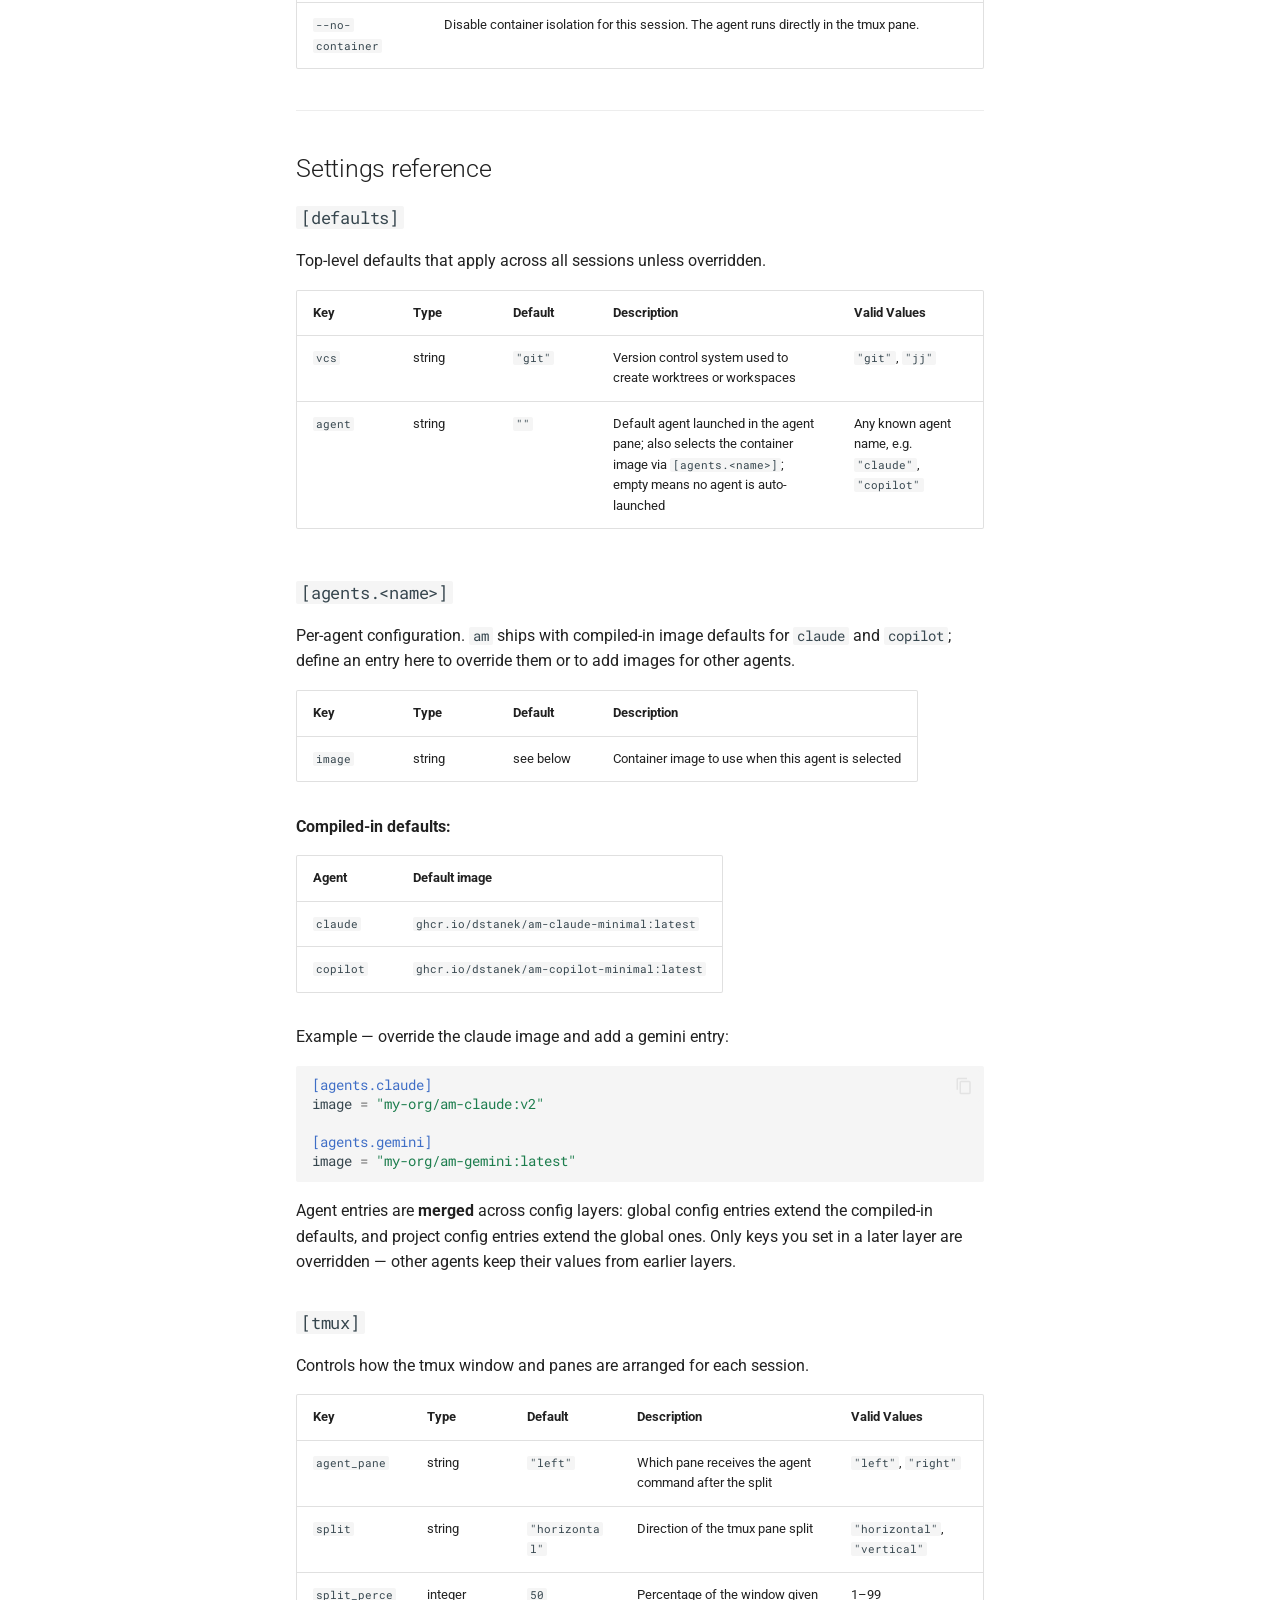
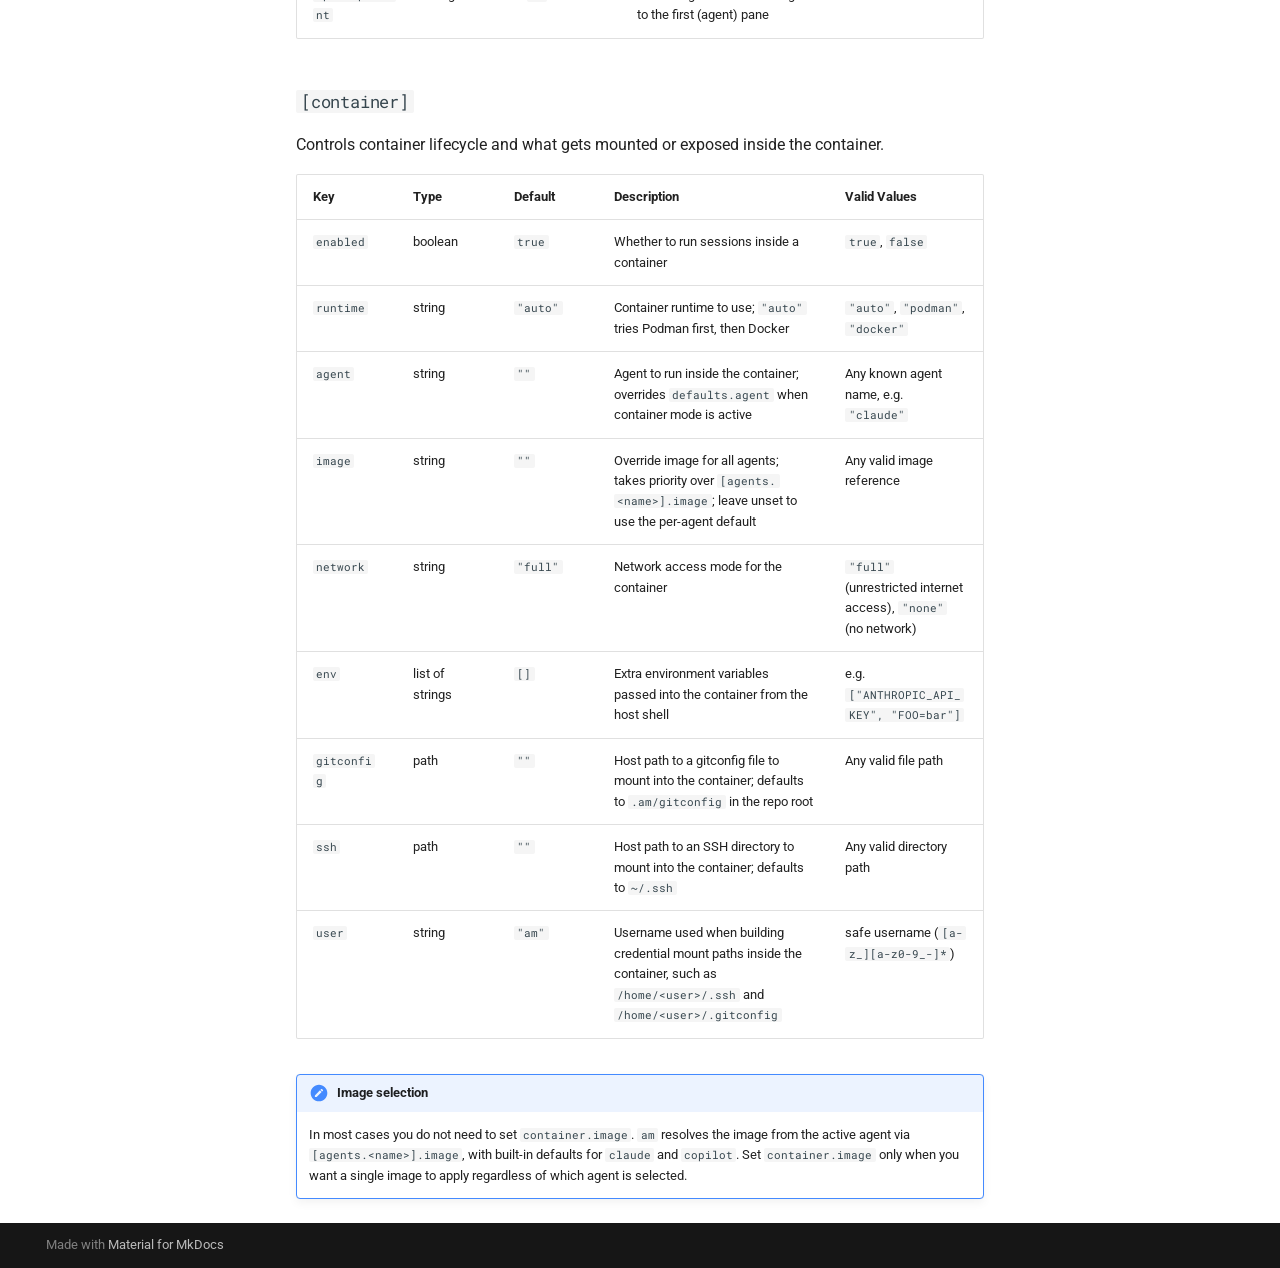
<file: reference/configuration/index.html>
<!doctype html>
<html lang="en" class="no-js">
  <head>
    
      <meta charset="utf-8">
      <meta name="viewport" content="width=device-width,initial-scale=1">
      
        <meta name="description" content="Isolated environments for AI coding agents. Each session gets its own branch, a dedicated tmux window, and optional container isolation.">
      
      
      
        <link rel="canonical" href="https://dstanek.github.io/agent-manager/reference/configuration/">
      
      
        <link rel="prev" href="../commands/">
      
      
        <link rel="next" href="../commit-trailers/">
      
      
        
      
      
      <link rel="icon" href="../../assets/am-gear-192x192.png">
      <meta name="generator" content="mkdocs-1.6.1, mkdocs-material-9.7.6">
    
    
      
        <title>Configuration - am — Agent Manager</title>
      
    
    
      <link rel="stylesheet" href="../../assets/stylesheets/main.484c7ddc.min.css">
      
        
        <link rel="stylesheet" href="../../assets/stylesheets/palette.ab4e12ef.min.css">
      
      


    
    
      
    
    
      
        
        
        <link rel="preconnect" href="https://fonts.gstatic.com" crossorigin>
        <link rel="stylesheet" href="https://fonts.googleapis.com/css?family=Roboto:300,300i,400,400i,700,700i%7CRoboto+Mono:400,400i,700,700i&display=fallback">
        <style>:root{--md-text-font:"Roboto";--md-code-font:"Roboto Mono"}</style>
      
    
    
      <link rel="stylesheet" href="../../stylesheets/extra.css">
    
    <script>__md_scope=new URL("../..",location),__md_hash=e=>[...e].reduce(((e,_)=>(e<<5)-e+_.charCodeAt(0)),0),__md_get=(e,_=localStorage,t=__md_scope)=>JSON.parse(_.getItem(t.pathname+"."+e)),__md_set=(e,_,t=localStorage,a=__md_scope)=>{try{t.setItem(a.pathname+"."+e,JSON.stringify(_))}catch(e){}}</script>
    
      

    
    
  </head>
  
  
    
    
      
    
    
    
    
    <body dir="ltr" data-md-color-scheme="default" data-md-color-primary="deep-orange" data-md-color-accent="amber">
  
    
    <input class="md-toggle" data-md-toggle="drawer" type="checkbox" id="__drawer" autocomplete="off">
    <input class="md-toggle" data-md-toggle="search" type="checkbox" id="__search" autocomplete="off">
    <label class="md-overlay" for="__drawer"></label>
    <div data-md-component="skip">
      
        
        <a href="#configuration" class="md-skip">
          Skip to content
        </a>
      
    </div>
    <div data-md-component="announce">
      
    </div>
    
    
      

<header class="md-header" data-md-component="header">
  <nav class="md-header__inner md-grid" aria-label="Header">
    <a href="../.." title="am — Agent Manager" class="md-header__button md-logo" aria-label="am — Agent Manager" data-md-component="logo">
      
  <img src="../../assets/am-gear-192x192.png" alt="logo">

    </a>
    <label class="md-header__button md-icon" for="__drawer">
      
      <svg xmlns="http://www.w3.org/2000/svg" viewBox="0 0 24 24"><path d="M3 6h18v2H3zm0 5h18v2H3zm0 5h18v2H3z"/></svg>
    </label>
    <div class="md-header__title" data-md-component="header-title">
      <div class="md-header__ellipsis">
        <div class="md-header__topic">
          <span class="md-ellipsis">
            am — Agent Manager
          </span>
        </div>
        <div class="md-header__topic" data-md-component="header-topic">
          <span class="md-ellipsis">
            
              Configuration
            
          </span>
        </div>
      </div>
    </div>
    
      
        <form class="md-header__option" data-md-component="palette">
  
    
    
    
    <input class="md-option" data-md-color-media="(prefers-color-scheme)" data-md-color-scheme="default" data-md-color-primary="deep-orange" data-md-color-accent="amber"  aria-label="Switch to dark mode"  type="radio" name="__palette" id="__palette_0">
    
      <label class="md-header__button md-icon" title="Switch to dark mode" for="__palette_1" hidden>
        <svg xmlns="http://www.w3.org/2000/svg" viewBox="0 0 24 24"><path d="m14.3 16-.7-2h-3.2l-.7 2H7.8L11 7h2l3.2 9zM20 8.69V4h-4.69L12 .69 8.69 4H4v4.69L.69 12 4 15.31V20h4.69L12 23.31 15.31 20H20v-4.69L23.31 12zm-9.15 3.96h2.3L12 9z"/></svg>
      </label>
    
  
    
    
    
    <input class="md-option" data-md-color-media="(prefers-color-scheme: dark)" data-md-color-scheme="slate" data-md-color-primary="deep-orange" data-md-color-accent="amber"  aria-label="Switch to light mode"  type="radio" name="__palette" id="__palette_1">
    
      <label class="md-header__button md-icon" title="Switch to light mode" for="__palette_0" hidden>
        <svg xmlns="http://www.w3.org/2000/svg" viewBox="0 0 24 24"><path d="M12 18c-.89 0-1.74-.2-2.5-.55C11.56 16.5 13 14.42 13 12s-1.44-4.5-3.5-5.45C10.26 6.2 11.11 6 12 6a6 6 0 0 1 6 6 6 6 0 0 1-6 6m8-9.31V4h-4.69L12 .69 8.69 4H4v4.69L.69 12 4 15.31V20h4.69L12 23.31 15.31 20H20v-4.69L23.31 12z"/></svg>
      </label>
    
  
</form>
      
    
    
      <script>var palette=__md_get("__palette");if(palette&&palette.color){if("(prefers-color-scheme)"===palette.color.media){var media=matchMedia("(prefers-color-scheme: light)"),input=document.querySelector(media.matches?"[data-md-color-media='(prefers-color-scheme: light)']":"[data-md-color-media='(prefers-color-scheme: dark)']");palette.color.media=input.getAttribute("data-md-color-media"),palette.color.scheme=input.getAttribute("data-md-color-scheme"),palette.color.primary=input.getAttribute("data-md-color-primary"),palette.color.accent=input.getAttribute("data-md-color-accent")}for(var[key,value]of Object.entries(palette.color))document.body.setAttribute("data-md-color-"+key,value)}</script>
    
    
    
      
      
        <label class="md-header__button md-icon" for="__search">
          
          <svg xmlns="http://www.w3.org/2000/svg" viewBox="0 0 24 24"><path d="M9.5 3A6.5 6.5 0 0 1 16 9.5c0 1.61-.59 3.09-1.56 4.23l.27.27h.79l5 5-1.5 1.5-5-5v-.79l-.27-.27A6.52 6.52 0 0 1 9.5 16 6.5 6.5 0 0 1 3 9.5 6.5 6.5 0 0 1 9.5 3m0 2C7 5 5 7 5 9.5S7 14 9.5 14 14 12 14 9.5 12 5 9.5 5"/></svg>
        </label>
        <div class="md-search" data-md-component="search" role="dialog">
  <label class="md-search__overlay" for="__search"></label>
  <div class="md-search__inner" role="search">
    <form class="md-search__form" name="search">
      <input type="text" class="md-search__input" name="query" aria-label="Search" placeholder="Search" autocapitalize="off" autocorrect="off" autocomplete="off" spellcheck="false" data-md-component="search-query" required>
      <label class="md-search__icon md-icon" for="__search">
        
        <svg xmlns="http://www.w3.org/2000/svg" viewBox="0 0 24 24"><path d="M9.5 3A6.5 6.5 0 0 1 16 9.5c0 1.61-.59 3.09-1.56 4.23l.27.27h.79l5 5-1.5 1.5-5-5v-.79l-.27-.27A6.52 6.52 0 0 1 9.5 16 6.5 6.5 0 0 1 3 9.5 6.5 6.5 0 0 1 9.5 3m0 2C7 5 5 7 5 9.5S7 14 9.5 14 14 12 14 9.5 12 5 9.5 5"/></svg>
        
        <svg xmlns="http://www.w3.org/2000/svg" viewBox="0 0 24 24"><path d="M20 11v2H8l5.5 5.5-1.42 1.42L4.16 12l7.92-7.92L13.5 5.5 8 11z"/></svg>
      </label>
      <nav class="md-search__options" aria-label="Search">
        
        <button type="reset" class="md-search__icon md-icon" title="Clear" aria-label="Clear" tabindex="-1">
          
          <svg xmlns="http://www.w3.org/2000/svg" viewBox="0 0 24 24"><path d="M19 6.41 17.59 5 12 10.59 6.41 5 5 6.41 10.59 12 5 17.59 6.41 19 12 13.41 17.59 19 19 17.59 13.41 12z"/></svg>
        </button>
      </nav>
      
        <div class="md-search__suggest" data-md-component="search-suggest"></div>
      
    </form>
    <div class="md-search__output">
      <div class="md-search__scrollwrap" tabindex="0" data-md-scrollfix>
        <div class="md-search-result" data-md-component="search-result">
          <div class="md-search-result__meta">
            Initializing search
          </div>
          <ol class="md-search-result__list" role="presentation"></ol>
        </div>
      </div>
    </div>
  </div>
</div>
      
    
    
      <div class="md-header__source">
        <a href="https://github.com/dstanek/agent-manager" title="Go to repository" class="md-source" data-md-component="source">
  <div class="md-source__icon md-icon">
    
    <svg xmlns="http://www.w3.org/2000/svg" viewBox="0 0 512 512"><!--! Font Awesome Free 7.1.0 by @fontawesome - https://fontawesome.com License - https://fontawesome.com/license/free (Icons: CC BY 4.0, Fonts: SIL OFL 1.1, Code: MIT License) Copyright 2025 Fonticons, Inc.--><path d="M173.9 397.4c0 2-2.3 3.6-5.2 3.6-3.3.3-5.6-1.3-5.6-3.6 0-2 2.3-3.6 5.2-3.6 3-.3 5.6 1.3 5.6 3.6m-31.1-4.5c-.7 2 1.3 4.3 4.3 4.9 2.6 1 5.6 0 6.2-2s-1.3-4.3-4.3-5.2c-2.6-.7-5.5.3-6.2 2.3m44.2-1.7c-2.9.7-4.9 2.6-4.6 4.9.3 2 2.9 3.3 5.9 2.6 2.9-.7 4.9-2.6 4.6-4.6-.3-1.9-3-3.2-5.9-2.9M252.8 8C114.1 8 8 113.3 8 252c0 110.9 69.8 205.8 169.5 239.2 12.8 2.3 17.3-5.6 17.3-12.1 0-6.2-.3-40.4-.3-61.4 0 0-70 15-84.7-29.8 0 0-11.4-29.1-27.8-36.6 0 0-22.9-15.7 1.6-15.4 0 0 24.9 2 38.6 25.8 21.9 38.6 58.6 27.5 72.9 20.9 2.3-16 8.8-27.1 16-33.7-55.9-6.2-112.3-14.3-112.3-110.5 0-27.5 7.6-41.3 23.6-58.9-2.6-6.5-11.1-33.3 2.6-67.9 20.9-6.5 69 27 69 27 20-5.6 41.5-8.5 62.8-8.5s42.8 2.9 62.8 8.5c0 0 48.1-33.6 69-27 13.7 34.7 5.2 61.4 2.6 67.9 16 17.7 25.8 31.5 25.8 58.9 0 96.5-58.9 104.2-114.8 110.5 9.2 7.9 17 22.9 17 46.4 0 33.7-.3 75.4-.3 83.6 0 6.5 4.6 14.4 17.3 12.1C436.2 457.8 504 362.9 504 252 504 113.3 391.5 8 252.8 8M105.2 352.9c-1.3 1-1 3.3.7 5.2 1.6 1.6 3.9 2.3 5.2 1 1.3-1 1-3.3-.7-5.2-1.6-1.6-3.9-2.3-5.2-1m-10.8-8.1c-.7 1.3.3 2.9 2.3 3.9 1.6 1 3.6.7 4.3-.7.7-1.3-.3-2.9-2.3-3.9-2-.6-3.6-.3-4.3.7m32.4 35.6c-1.6 1.3-1 4.3 1.3 6.2 2.3 2.3 5.2 2.6 6.5 1 1.3-1.3.7-4.3-1.3-6.2-2.2-2.3-5.2-2.6-6.5-1m-11.4-14.7c-1.6 1-1.6 3.6 0 5.9s4.3 3.3 5.6 2.3c1.6-1.3 1.6-3.9 0-6.2-1.4-2.3-4-3.3-5.6-2"/></svg>
  </div>
  <div class="md-source__repository">
    dstanek/agent-manager
  </div>
</a>
      </div>
    
  </nav>
  
</header>
    
    <div class="md-container" data-md-component="container">
      
      
        
          
            
<nav class="md-tabs" aria-label="Tabs" data-md-component="tabs">
  <div class="md-grid">
    <ul class="md-tabs__list">
      
        
  
  
  
  
    <li class="md-tabs__item">
      <a href="../.." class="md-tabs__link">
        
  
  
    
  
  Home

      </a>
    </li>
  

      
        
  
  
  
  
    
    
      <li class="md-tabs__item">
        <a href="../../getting-started/installation/" class="md-tabs__link">
          
  
  
  Getting Started

        </a>
      </li>
    
  

      
        
  
  
  
  
    
    
      <li class="md-tabs__item">
        <a href="../../guides/claude-code/" class="md-tabs__link">
          
  
  
  Guides

        </a>
      </li>
    
  

      
        
  
  
  
    
  
  
    
    
      <li class="md-tabs__item md-tabs__item--active">
        <a href="../quick-reference/" class="md-tabs__link">
          
  
  
  Reference

        </a>
      </li>
    
  

      
    </ul>
  </div>
</nav>
          
        
      
      <main class="md-main" data-md-component="main">
        <div class="md-main__inner md-grid">
          
            
              
              <div class="md-sidebar md-sidebar--primary" data-md-component="sidebar" data-md-type="navigation" >
                <div class="md-sidebar__scrollwrap">
                  <div class="md-sidebar__inner">
                    


  


<nav class="md-nav md-nav--primary md-nav--lifted" aria-label="Navigation" data-md-level="0">
  <label class="md-nav__title" for="__drawer">
    <a href="../.." title="am — Agent Manager" class="md-nav__button md-logo" aria-label="am — Agent Manager" data-md-component="logo">
      
  <img src="../../assets/am-gear-192x192.png" alt="logo">

    </a>
    am — Agent Manager
  </label>
  
    <div class="md-nav__source">
      <a href="https://github.com/dstanek/agent-manager" title="Go to repository" class="md-source" data-md-component="source">
  <div class="md-source__icon md-icon">
    
    <svg xmlns="http://www.w3.org/2000/svg" viewBox="0 0 512 512"><!--! Font Awesome Free 7.1.0 by @fontawesome - https://fontawesome.com License - https://fontawesome.com/license/free (Icons: CC BY 4.0, Fonts: SIL OFL 1.1, Code: MIT License) Copyright 2025 Fonticons, Inc.--><path d="M173.9 397.4c0 2-2.3 3.6-5.2 3.6-3.3.3-5.6-1.3-5.6-3.6 0-2 2.3-3.6 5.2-3.6 3-.3 5.6 1.3 5.6 3.6m-31.1-4.5c-.7 2 1.3 4.3 4.3 4.9 2.6 1 5.6 0 6.2-2s-1.3-4.3-4.3-5.2c-2.6-.7-5.5.3-6.2 2.3m44.2-1.7c-2.9.7-4.9 2.6-4.6 4.9.3 2 2.9 3.3 5.9 2.6 2.9-.7 4.9-2.6 4.6-4.6-.3-1.9-3-3.2-5.9-2.9M252.8 8C114.1 8 8 113.3 8 252c0 110.9 69.8 205.8 169.5 239.2 12.8 2.3 17.3-5.6 17.3-12.1 0-6.2-.3-40.4-.3-61.4 0 0-70 15-84.7-29.8 0 0-11.4-29.1-27.8-36.6 0 0-22.9-15.7 1.6-15.4 0 0 24.9 2 38.6 25.8 21.9 38.6 58.6 27.5 72.9 20.9 2.3-16 8.8-27.1 16-33.7-55.9-6.2-112.3-14.3-112.3-110.5 0-27.5 7.6-41.3 23.6-58.9-2.6-6.5-11.1-33.3 2.6-67.9 20.9-6.5 69 27 69 27 20-5.6 41.5-8.5 62.8-8.5s42.8 2.9 62.8 8.5c0 0 48.1-33.6 69-27 13.7 34.7 5.2 61.4 2.6 67.9 16 17.7 25.8 31.5 25.8 58.9 0 96.5-58.9 104.2-114.8 110.5 9.2 7.9 17 22.9 17 46.4 0 33.7-.3 75.4-.3 83.6 0 6.5 4.6 14.4 17.3 12.1C436.2 457.8 504 362.9 504 252 504 113.3 391.5 8 252.8 8M105.2 352.9c-1.3 1-1 3.3.7 5.2 1.6 1.6 3.9 2.3 5.2 1 1.3-1 1-3.3-.7-5.2-1.6-1.6-3.9-2.3-5.2-1m-10.8-8.1c-.7 1.3.3 2.9 2.3 3.9 1.6 1 3.6.7 4.3-.7.7-1.3-.3-2.9-2.3-3.9-2-.6-3.6-.3-4.3.7m32.4 35.6c-1.6 1.3-1 4.3 1.3 6.2 2.3 2.3 5.2 2.6 6.5 1 1.3-1.3.7-4.3-1.3-6.2-2.2-2.3-5.2-2.6-6.5-1m-11.4-14.7c-1.6 1-1.6 3.6 0 5.9s4.3 3.3 5.6 2.3c1.6-1.3 1.6-3.9 0-6.2-1.4-2.3-4-3.3-5.6-2"/></svg>
  </div>
  <div class="md-source__repository">
    dstanek/agent-manager
  </div>
</a>
    </div>
  
  <ul class="md-nav__list" data-md-scrollfix>
    
      
      
  
  
  
  
    <li class="md-nav__item">
      <a href="../.." class="md-nav__link">
        
  
  
  <span class="md-ellipsis">
    
  
    Home
  

    
  </span>
  
  

      </a>
    </li>
  

    
      
      
  
  
  
  
    
    
    
    
      
      
        
      
    
    
    <li class="md-nav__item md-nav__item--nested">
      
        
        
        <input class="md-nav__toggle md-toggle " type="checkbox" id="__nav_2" >
        
          
          <label class="md-nav__link" for="__nav_2" id="__nav_2_label" tabindex="0">
            
  
  
  <span class="md-ellipsis">
    
  
    Getting Started
  

    
  </span>
  
  

            <span class="md-nav__icon md-icon"></span>
          </label>
        
        <nav class="md-nav" data-md-level="1" aria-labelledby="__nav_2_label" aria-expanded="false">
          <label class="md-nav__title" for="__nav_2">
            <span class="md-nav__icon md-icon"></span>
            
  
    Getting Started
  

          </label>
          <ul class="md-nav__list" data-md-scrollfix>
            
              
                
  
  
  
  
    <li class="md-nav__item">
      <a href="../../getting-started/installation/" class="md-nav__link">
        
  
  
  <span class="md-ellipsis">
    
  
    Installation
  

    
  </span>
  
  

      </a>
    </li>
  

              
            
              
                
  
  
  
  
    <li class="md-nav__item">
      <a href="../../getting-started/quick-start/" class="md-nav__link">
        
  
  
  <span class="md-ellipsis">
    
  
    Quick Start
  

    
  </span>
  
  

      </a>
    </li>
  

              
            
              
                
  
  
  
  
    <li class="md-nav__item">
      <a href="../../concepts/" class="md-nav__link">
        
  
  
  <span class="md-ellipsis">
    
  
    Concepts
  

    
  </span>
  
  

      </a>
    </li>
  

              
            
          </ul>
        </nav>
      
    </li>
  

    
      
      
  
  
  
  
    
    
    
    
      
      
        
      
    
    
    <li class="md-nav__item md-nav__item--nested">
      
        
        
        <input class="md-nav__toggle md-toggle " type="checkbox" id="__nav_3" >
        
          
          <label class="md-nav__link" for="__nav_3" id="__nav_3_label" tabindex="0">
            
  
  
  <span class="md-ellipsis">
    
  
    Guides
  

    
  </span>
  
  

            <span class="md-nav__icon md-icon"></span>
          </label>
        
        <nav class="md-nav" data-md-level="1" aria-labelledby="__nav_3_label" aria-expanded="false">
          <label class="md-nav__title" for="__nav_3">
            <span class="md-nav__icon md-icon"></span>
            
  
    Guides
  

          </label>
          <ul class="md-nav__list" data-md-scrollfix>
            
              
                
  
  
  
  
    <li class="md-nav__item">
      <a href="../../guides/claude-code/" class="md-nav__link">
        
  
  
  <span class="md-ellipsis">
    
  
    Claude Code
  

    
  </span>
  
  

      </a>
    </li>
  

              
            
              
                
  
  
  
  
    <li class="md-nav__item">
      <a href="../../guides/github-copilot/" class="md-nav__link">
        
  
  
  <span class="md-ellipsis">
    
  
    GitHub Copilot
  

    
  </span>
  
  

      </a>
    </li>
  

              
            
              
                
  
  
  
  
    <li class="md-nav__item">
      <a href="../../guides/custom-images/" class="md-nav__link">
        
  
  
  <span class="md-ellipsis">
    
  
    Custom Images
  

    
  </span>
  
  

      </a>
    </li>
  

              
            
              
                
  
  
  
  
    <li class="md-nav__item">
      <a href="../../guides/troubleshooting/" class="md-nav__link">
        
  
  
  <span class="md-ellipsis">
    
  
    Troubleshooting
  

    
  </span>
  
  

      </a>
    </li>
  

              
            
              
                
  
  
  
  
    <li class="md-nav__item">
      <a href="../../guides/ci-cd-integration/" class="md-nav__link">
        
  
  
  <span class="md-ellipsis">
    
  
    CI/CD Integration
  

    
  </span>
  
  

      </a>
    </li>
  

              
            
          </ul>
        </nav>
      
    </li>
  

    
      
      
  
  
    
  
  
  
    
    
    
    
      
        
        
      
      
        
      
    
    
    <li class="md-nav__item md-nav__item--active md-nav__item--section md-nav__item--nested">
      
        
        
        <input class="md-nav__toggle md-toggle " type="checkbox" id="__nav_4" checked>
        
          
          <label class="md-nav__link" for="__nav_4" id="__nav_4_label" tabindex="">
            
  
  
  <span class="md-ellipsis">
    
  
    Reference
  

    
  </span>
  
  

            <span class="md-nav__icon md-icon"></span>
          </label>
        
        <nav class="md-nav" data-md-level="1" aria-labelledby="__nav_4_label" aria-expanded="true">
          <label class="md-nav__title" for="__nav_4">
            <span class="md-nav__icon md-icon"></span>
            
  
    Reference
  

          </label>
          <ul class="md-nav__list" data-md-scrollfix>
            
              
                
  
  
  
  
    <li class="md-nav__item">
      <a href="../quick-reference/" class="md-nav__link">
        
  
  
  <span class="md-ellipsis">
    
  
    Quick Reference
  

    
  </span>
  
  

      </a>
    </li>
  

              
            
              
                
  
  
  
  
    <li class="md-nav__item">
      <a href="../commands/" class="md-nav__link">
        
  
  
  <span class="md-ellipsis">
    
  
    Commands
  

    
  </span>
  
  

      </a>
    </li>
  

              
            
              
                
  
  
    
  
  
  
    <li class="md-nav__item md-nav__item--active">
      
      <input class="md-nav__toggle md-toggle" type="checkbox" id="__toc">
      
      
        
      
      
        <label class="md-nav__link md-nav__link--active" for="__toc">
          
  
  
  <span class="md-ellipsis">
    
  
    Configuration
  

    
  </span>
  
  

          <span class="md-nav__icon md-icon"></span>
        </label>
      
      <a href="./" class="md-nav__link md-nav__link--active">
        
  
  
  <span class="md-ellipsis">
    
  
    Configuration
  

    
  </span>
  
  

      </a>
      
        

<nav class="md-nav md-nav--secondary" aria-label="Table of contents">
  
  
  
    
  
  
    <label class="md-nav__title" for="__toc">
      <span class="md-nav__icon md-icon"></span>
      Table of contents
    </label>
    <ul class="md-nav__list" data-md-component="toc" data-md-scrollfix>
      
        <li class="md-nav__item">
  <a href="#precedence-order" class="md-nav__link">
    <span class="md-ellipsis">
      
        Precedence order
      
    </span>
  </a>
  
</li>
      
        <li class="md-nav__item">
  <a href="#global-config" class="md-nav__link">
    <span class="md-ellipsis">
      
        Global config
      
    </span>
  </a>
  
</li>
      
        <li class="md-nav__item">
  <a href="#project-config" class="md-nav__link">
    <span class="md-ellipsis">
      
        Project config
      
    </span>
  </a>
  
</li>
      
        <li class="md-nav__item">
  <a href="#environment-variables" class="md-nav__link">
    <span class="md-ellipsis">
      
        Environment variables
      
    </span>
  </a>
  
</li>
      
        <li class="md-nav__item">
  <a href="#cli-flags" class="md-nav__link">
    <span class="md-ellipsis">
      
        CLI flags
      
    </span>
  </a>
  
</li>
      
        <li class="md-nav__item">
  <a href="#settings-reference" class="md-nav__link">
    <span class="md-ellipsis">
      
        Settings reference
      
    </span>
  </a>
  
    <nav class="md-nav" aria-label="Settings reference">
      <ul class="md-nav__list">
        
          <li class="md-nav__item">
  <a href="#defaults" class="md-nav__link">
    <span class="md-ellipsis">
      
        [defaults]
      
    </span>
  </a>
  
</li>
        
          <li class="md-nav__item">
  <a href="#agentsname" class="md-nav__link">
    <span class="md-ellipsis">
      
        [agents.&lt;name&gt;]
      
    </span>
  </a>
  
</li>
        
          <li class="md-nav__item">
  <a href="#tmux" class="md-nav__link">
    <span class="md-ellipsis">
      
        [tmux]
      
    </span>
  </a>
  
</li>
        
          <li class="md-nav__item">
  <a href="#container" class="md-nav__link">
    <span class="md-ellipsis">
      
        [container]
      
    </span>
  </a>
  
</li>
        
      </ul>
    </nav>
  
</li>
      
    </ul>
  
</nav>
      
    </li>
  

              
            
              
                
  
  
  
  
    <li class="md-nav__item">
      <a href="../commit-trailers/" class="md-nav__link">
        
  
  
  <span class="md-ellipsis">
    
  
    Commit Trailers
  

    
  </span>
  
  

      </a>
    </li>
  

              
            
          </ul>
        </nav>
      
    </li>
  

    
  </ul>
</nav>
                  </div>
                </div>
              </div>
            
            
              
              <div class="md-sidebar md-sidebar--secondary" data-md-component="sidebar" data-md-type="toc" >
                <div class="md-sidebar__scrollwrap">
                  <div class="md-sidebar__inner">
                    

<nav class="md-nav md-nav--secondary" aria-label="Table of contents">
  
  
  
    
  
  
    <label class="md-nav__title" for="__toc">
      <span class="md-nav__icon md-icon"></span>
      Table of contents
    </label>
    <ul class="md-nav__list" data-md-component="toc" data-md-scrollfix>
      
        <li class="md-nav__item">
  <a href="#precedence-order" class="md-nav__link">
    <span class="md-ellipsis">
      
        Precedence order
      
    </span>
  </a>
  
</li>
      
        <li class="md-nav__item">
  <a href="#global-config" class="md-nav__link">
    <span class="md-ellipsis">
      
        Global config
      
    </span>
  </a>
  
</li>
      
        <li class="md-nav__item">
  <a href="#project-config" class="md-nav__link">
    <span class="md-ellipsis">
      
        Project config
      
    </span>
  </a>
  
</li>
      
        <li class="md-nav__item">
  <a href="#environment-variables" class="md-nav__link">
    <span class="md-ellipsis">
      
        Environment variables
      
    </span>
  </a>
  
</li>
      
        <li class="md-nav__item">
  <a href="#cli-flags" class="md-nav__link">
    <span class="md-ellipsis">
      
        CLI flags
      
    </span>
  </a>
  
</li>
      
        <li class="md-nav__item">
  <a href="#settings-reference" class="md-nav__link">
    <span class="md-ellipsis">
      
        Settings reference
      
    </span>
  </a>
  
    <nav class="md-nav" aria-label="Settings reference">
      <ul class="md-nav__list">
        
          <li class="md-nav__item">
  <a href="#defaults" class="md-nav__link">
    <span class="md-ellipsis">
      
        [defaults]
      
    </span>
  </a>
  
</li>
        
          <li class="md-nav__item">
  <a href="#agentsname" class="md-nav__link">
    <span class="md-ellipsis">
      
        [agents.&lt;name&gt;]
      
    </span>
  </a>
  
</li>
        
          <li class="md-nav__item">
  <a href="#tmux" class="md-nav__link">
    <span class="md-ellipsis">
      
        [tmux]
      
    </span>
  </a>
  
</li>
        
          <li class="md-nav__item">
  <a href="#container" class="md-nav__link">
    <span class="md-ellipsis">
      
        [container]
      
    </span>
  </a>
  
</li>
        
      </ul>
    </nav>
  
</li>
      
    </ul>
  
</nav>
                  </div>
                </div>
              </div>
            
          
          
            <div class="md-content" data-md-component="content">
              
              <article class="md-content__inner md-typeset">
                
                  



<h1 id="configuration">Configuration<a class="headerlink" href="#configuration" title="Permanent link">&para;</a></h1>
<p><code>am</code> supports layered configuration so you can set machine-wide defaults in a global file, override them per-project, and further override specific values with environment variables or CLI flags at runtime. All layers are optional — if nothing is set, compiled-in defaults apply.</p>
<hr />
<h2 id="precedence-order">Precedence order<a class="headerlink" href="#precedence-order" title="Permanent link">&para;</a></h2>
<p>Later entries win (highest precedence last):</p>
<ol>
<li><strong>Compiled-in defaults</strong> — built into the <code>am</code> binary; always present as a fallback</li>
<li><strong>Global config</strong> (<code>~/.config/am/config.toml</code>) — machine-wide defaults for all projects</li>
<li><strong>Project config</strong> (<code>.am/config.toml</code>) — per-repository overrides</li>
<li><strong>Environment variables</strong> — <code>AM_*</code> variables override both config files; useful in CI or for one-off changes without editing files</li>
<li><strong>CLI flags</strong> (<code>--agent</code>, <code>--no-container</code> on <code>am start</code>) — highest precedence; affect only the single invocation</li>
</ol>
<hr />
<h2 id="global-config">Global config<a class="headerlink" href="#global-config" title="Permanent link">&para;</a></h2>
<p><strong>Path:</strong> <code>~/.config/am/config.toml</code></p>
<p>The global config sets machine-wide defaults that apply to every project. It is loaded on every <code>am</code> invocation before the project config is applied.</p>
<p>Generate a fully-documented template and place it in the standard location:</p>
<div class="language-sh highlight"><pre><span></span><code><span id="__span-0-1"><a id="__codelineno-0-1" name="__codelineno-0-1" href="#__codelineno-0-1"></a>mkdir<span class="w"> </span>-p<span class="w"> </span>~/.config/am
</span><span id="__span-0-2"><a id="__codelineno-0-2" name="__codelineno-0-2" href="#__codelineno-0-2"></a>am<span class="w"> </span>generate-config<span class="w"> </span>&gt;<span class="w"> </span>~/.config/am/config.toml
</span></code></pre></div>
<p>Open the file and uncomment any values you want to change from the compiled-in defaults. Lines that remain commented out have no effect — the compiled-in default is used instead.</p>
<hr />
<h2 id="project-config">Project config<a class="headerlink" href="#project-config" title="Permanent link">&para;</a></h2>
<p><strong>Path:</strong> <code>.am/config.toml</code> (relative to the repository root)</p>
<p>The project config overrides global defaults for a specific repository. It is created automatically by <code>am init</code>. All lines are commented out by default so that global defaults flow through unchanged — uncomment only the keys you actually want to override.</p>
<div class="language-sh highlight"><pre><span></span><code><span id="__span-1-1"><a id="__codelineno-1-1" name="__codelineno-1-1" href="#__codelineno-1-1"></a><span class="c1"># Initialize a project (creates .am/config.toml and .am/sessions.json)</span>
</span><span id="__span-1-2"><a id="__codelineno-1-2" name="__codelineno-1-2" href="#__codelineno-1-2"></a>am<span class="w"> </span>init
</span></code></pre></div>
<p>A minimal project config that sets the agent looks like this:</p>
<div class="language-toml highlight"><pre><span></span><code><span id="__span-2-1"><a id="__codelineno-2-1" name="__codelineno-2-1" href="#__codelineno-2-1"></a><span class="k">[defaults]</span>
</span><span id="__span-2-2"><a id="__codelineno-2-2" name="__codelineno-2-2" href="#__codelineno-2-2"></a><span class="n">agent</span><span class="w"> </span><span class="o">=</span><span class="w"> </span><span class="s2">&quot;claude&quot;</span>
</span></code></pre></div>
<p>Selecting the agent also selects the container image — <code>am</code> ships with built-in image defaults for <code>claude</code> and <code>copilot</code>. You do not need to configure the image separately unless you are using a custom one.</p>
<hr />
<h2 id="environment-variables">Environment variables<a class="headerlink" href="#environment-variables" title="Permanent link">&para;</a></h2>
<p>Environment variables override both the global and project configs and are useful for CI pipelines, Docker-in-Docker setups, or temporary one-off overrides without editing any files. Unknown or malformed values are silently ignored.</p>
<table>
<thead>
<tr>
<th>Variable</th>
<th>Config key</th>
<th>Values</th>
<th>Example</th>
</tr>
</thead>
<tbody>
<tr>
<td><code>AM_VCS</code></td>
<td><code>defaults.vcs</code></td>
<td><code>git</code>, <code>jj</code></td>
<td><code>AM_VCS=jj</code></td>
</tr>
<tr>
<td><code>AM_AGENT</code></td>
<td><code>defaults.agent</code></td>
<td>any non-empty string</td>
<td><code>AM_AGENT=claude</code></td>
</tr>
<tr>
<td><code>AM_TMUX_AGENT_PANE</code></td>
<td><code>tmux.agent_pane</code></td>
<td><code>left</code>, <code>right</code></td>
<td><code>AM_TMUX_AGENT_PANE=right</code></td>
</tr>
<tr>
<td><code>AM_TMUX_SPLIT</code></td>
<td><code>tmux.split</code></td>
<td><code>horizontal</code>, <code>vertical</code></td>
<td><code>AM_TMUX_SPLIT=vertical</code></td>
</tr>
<tr>
<td><code>AM_TMUX_SPLIT_PERCENT</code></td>
<td><code>tmux.split_percent</code></td>
<td>integer 1–99</td>
<td><code>AM_TMUX_SPLIT_PERCENT=30</code></td>
</tr>
<tr>
<td><code>AM_CONTAINER_ENABLED</code></td>
<td><code>container.enabled</code></td>
<td><code>true</code>/<code>1</code>/<code>yes</code>, <code>false</code>/<code>0</code>/<code>no</code></td>
<td><code>AM_CONTAINER_ENABLED=false</code></td>
</tr>
<tr>
<td><code>AM_CONTAINER_RUNTIME</code></td>
<td><code>container.runtime</code></td>
<td><code>auto</code>, <code>podman</code>, <code>docker</code></td>
<td><code>AM_CONTAINER_RUNTIME=docker</code></td>
</tr>
<tr>
<td><code>AM_CONTAINER_AGENT</code></td>
<td><code>container.agent</code></td>
<td>any non-empty string</td>
<td><code>AM_CONTAINER_AGENT=claude</code></td>
</tr>
<tr>
<td><code>AM_CONTAINER_IMAGE</code></td>
<td><code>container.image</code></td>
<td>any non-empty string</td>
<td><code>AM_CONTAINER_IMAGE=my-image:latest</code></td>
</tr>
<tr>
<td><code>AM_CONTAINER_NETWORK</code></td>
<td><code>container.network</code></td>
<td><code>full</code>, <code>none</code></td>
<td><code>AM_CONTAINER_NETWORK=none</code></td>
</tr>
<tr>
<td><code>AM_CONTAINER_USER</code></td>
<td><code>container.user</code></td>
<td>safe username (<code>[a-z_][a-z0-9_-]*</code>)</td>
<td><code>AM_CONTAINER_USER=am</code></td>
</tr>
<tr>
<td><code>AM_CONTAINER_GITCONFIG</code></td>
<td><code>container.gitconfig</code></td>
<td>directory path</td>
<td><code>AM_CONTAINER_GITCONFIG=/custom/.gitconfig</code></td>
</tr>
<tr>
<td><code>AM_CONTAINER_SSH</code></td>
<td><code>container.ssh</code></td>
<td>directory path</td>
<td><code>AM_CONTAINER_SSH=/custom/.ssh</code></td>
</tr>
<tr>
<td><code>CLAUDE_CONFIG_DIR</code></td>
<td>(none)</td>
<td>directory path</td>
<td><code>CLAUDE_CONFIG_DIR=/custom/.claude</code></td>
</tr>
</tbody>
</table>
<div class="admonition note">
<p class="admonition-title">Mount path customization</p>
<p>The <code>AM_CONTAINER_GITCONFIG</code> and <code>AM_CONTAINER_SSH</code> variables allow you to override where <code>am</code> looks for your git and SSH configuration on the host. <code>AM_CONTAINER_USER</code> changes the username used when constructing mount targets inside the container, such as <code>/home/&lt;user&gt;/.ssh</code> and <code>/home/&lt;user&gt;/.gitconfig</code>, and must be a safe username. <code>CLAUDE_CONFIG_DIR</code> allows you to override the Claude configuration directory location. These are rarely needed unless you have a non-standard directory structure.</p>
</div>
<hr />
<h2 id="cli-flags">CLI flags<a class="headerlink" href="#cli-flags" title="Permanent link">&para;</a></h2>
<p>The <code>am start</code> command accepts flags that act as the highest-precedence overrides for a single session:</p>
<table>
<thead>
<tr>
<th>Flag</th>
<th>Description</th>
</tr>
</thead>
<tbody>
<tr>
<td><code>--agent &lt;AGENT&gt;</code></td>
<td>Override the agent command for this session only. Must be a known agent integration: <code>claude</code>, <code>copilot</code>, <code>gemini</code>, <code>codex</code>.</td>
</tr>
<tr>
<td><code>--no-container</code></td>
<td>Disable container isolation for this session. The agent runs directly in the tmux pane.</td>
</tr>
</tbody>
</table>
<hr />
<h2 id="settings-reference">Settings reference<a class="headerlink" href="#settings-reference" title="Permanent link">&para;</a></h2>
<h3 id="defaults"><code>[defaults]</code><a class="headerlink" href="#defaults" title="Permanent link">&para;</a></h3>
<p>Top-level defaults that apply across all sessions unless overridden.</p>
<table>
<thead>
<tr>
<th>Key</th>
<th>Type</th>
<th>Default</th>
<th>Description</th>
<th>Valid Values</th>
</tr>
</thead>
<tbody>
<tr>
<td><code>vcs</code></td>
<td>string</td>
<td><code>"git"</code></td>
<td>Version control system used to create worktrees or workspaces</td>
<td><code>"git"</code>, <code>"jj"</code></td>
</tr>
<tr>
<td><code>agent</code></td>
<td>string</td>
<td><code>""</code></td>
<td>Default agent launched in the agent pane; also selects the container image via <code>[agents.&lt;name&gt;]</code>; empty means no agent is auto-launched</td>
<td>Any known agent name, e.g. <code>"claude"</code>, <code>"copilot"</code></td>
</tr>
</tbody>
</table>
<h3 id="agentsname"><code>[agents.&lt;name&gt;]</code><a class="headerlink" href="#agentsname" title="Permanent link">&para;</a></h3>
<p>Per-agent configuration. <code>am</code> ships with compiled-in image defaults for <code>claude</code> and <code>copilot</code>; define an entry here to override them or to add images for other agents.</p>
<table>
<thead>
<tr>
<th>Key</th>
<th>Type</th>
<th>Default</th>
<th>Description</th>
</tr>
</thead>
<tbody>
<tr>
<td><code>image</code></td>
<td>string</td>
<td>see below</td>
<td>Container image to use when this agent is selected</td>
</tr>
</tbody>
</table>
<p><strong>Compiled-in defaults:</strong></p>
<table>
<thead>
<tr>
<th>Agent</th>
<th>Default image</th>
</tr>
</thead>
<tbody>
<tr>
<td><code>claude</code></td>
<td><code>ghcr.io/dstanek/am-claude-minimal:latest</code></td>
</tr>
<tr>
<td><code>copilot</code></td>
<td><code>ghcr.io/dstanek/am-copilot-minimal:latest</code></td>
</tr>
</tbody>
</table>
<p>Example — override the claude image and add a gemini entry:</p>
<div class="language-toml highlight"><pre><span></span><code><span id="__span-3-1"><a id="__codelineno-3-1" name="__codelineno-3-1" href="#__codelineno-3-1"></a><span class="k">[agents.claude]</span>
</span><span id="__span-3-2"><a id="__codelineno-3-2" name="__codelineno-3-2" href="#__codelineno-3-2"></a><span class="n">image</span><span class="w"> </span><span class="o">=</span><span class="w"> </span><span class="s2">&quot;my-org/am-claude:v2&quot;</span>
</span><span id="__span-3-3"><a id="__codelineno-3-3" name="__codelineno-3-3" href="#__codelineno-3-3"></a>
</span><span id="__span-3-4"><a id="__codelineno-3-4" name="__codelineno-3-4" href="#__codelineno-3-4"></a><span class="k">[agents.gemini]</span>
</span><span id="__span-3-5"><a id="__codelineno-3-5" name="__codelineno-3-5" href="#__codelineno-3-5"></a><span class="n">image</span><span class="w"> </span><span class="o">=</span><span class="w"> </span><span class="s2">&quot;my-org/am-gemini:latest&quot;</span>
</span></code></pre></div>
<p>Agent entries are <strong>merged</strong> across config layers: global config entries extend the compiled-in defaults, and project config entries extend the global ones. Only keys you set in a later layer are overridden — other agents keep their values from earlier layers.</p>
<h3 id="tmux"><code>[tmux]</code><a class="headerlink" href="#tmux" title="Permanent link">&para;</a></h3>
<p>Controls how the tmux window and panes are arranged for each session.</p>
<table>
<thead>
<tr>
<th>Key</th>
<th>Type</th>
<th>Default</th>
<th>Description</th>
<th>Valid Values</th>
</tr>
</thead>
<tbody>
<tr>
<td><code>agent_pane</code></td>
<td>string</td>
<td><code>"left"</code></td>
<td>Which pane receives the agent command after the split</td>
<td><code>"left"</code>, <code>"right"</code></td>
</tr>
<tr>
<td><code>split</code></td>
<td>string</td>
<td><code>"horizontal"</code></td>
<td>Direction of the tmux pane split</td>
<td><code>"horizontal"</code>, <code>"vertical"</code></td>
</tr>
<tr>
<td><code>split_percent</code></td>
<td>integer</td>
<td><code>50</code></td>
<td>Percentage of the window given to the first (agent) pane</td>
<td>1–99</td>
</tr>
</tbody>
</table>
<h3 id="container"><code>[container]</code><a class="headerlink" href="#container" title="Permanent link">&para;</a></h3>
<p>Controls container lifecycle and what gets mounted or exposed inside the container.</p>
<table>
<thead>
<tr>
<th>Key</th>
<th>Type</th>
<th>Default</th>
<th>Description</th>
<th>Valid Values</th>
</tr>
</thead>
<tbody>
<tr>
<td><code>enabled</code></td>
<td>boolean</td>
<td><code>true</code></td>
<td>Whether to run sessions inside a container</td>
<td><code>true</code>, <code>false</code></td>
</tr>
<tr>
<td><code>runtime</code></td>
<td>string</td>
<td><code>"auto"</code></td>
<td>Container runtime to use; <code>"auto"</code> tries Podman first, then Docker</td>
<td><code>"auto"</code>, <code>"podman"</code>, <code>"docker"</code></td>
</tr>
<tr>
<td><code>agent</code></td>
<td>string</td>
<td><code>""</code></td>
<td>Agent to run inside the container; overrides <code>defaults.agent</code> when container mode is active</td>
<td>Any known agent name, e.g. <code>"claude"</code></td>
</tr>
<tr>
<td><code>image</code></td>
<td>string</td>
<td><code>""</code></td>
<td>Override image for all agents; takes priority over <code>[agents.&lt;name&gt;].image</code>; leave unset to use the per-agent default</td>
<td>Any valid image reference</td>
</tr>
<tr>
<td><code>network</code></td>
<td>string</td>
<td><code>"full"</code></td>
<td>Network access mode for the container</td>
<td><code>"full"</code> (unrestricted internet access), <code>"none"</code> (no network)</td>
</tr>
<tr>
<td><code>env</code></td>
<td>list of strings</td>
<td><code>[]</code></td>
<td>Extra environment variables passed into the container from the host shell</td>
<td>e.g. <code>["ANTHROPIC_API_KEY", "FOO=bar"]</code></td>
</tr>
<tr>
<td><code>gitconfig</code></td>
<td>path</td>
<td><code>""</code></td>
<td>Host path to a gitconfig file to mount into the container; defaults to <code>.am/gitconfig</code> in the repo root</td>
<td>Any valid file path</td>
</tr>
<tr>
<td><code>ssh</code></td>
<td>path</td>
<td><code>""</code></td>
<td>Host path to an SSH directory to mount into the container; defaults to <code>~/.ssh</code></td>
<td>Any valid directory path</td>
</tr>
<tr>
<td><code>user</code></td>
<td>string</td>
<td><code>"am"</code></td>
<td>Username used when building credential mount paths inside the container, such as <code>/home/&lt;user&gt;/.ssh</code> and <code>/home/&lt;user&gt;/.gitconfig</code></td>
<td>safe username (<code>[a-z_][a-z0-9_-]*</code>)</td>
</tr>
</tbody>
</table>
<div class="admonition note">
<p class="admonition-title">Image selection</p>
<p>In most cases you do not need to set <code>container.image</code>. <code>am</code> resolves the image from the active agent via <code>[agents.&lt;name&gt;].image</code>, with built-in defaults for <code>claude</code> and <code>copilot</code>. Set <code>container.image</code> only when you want a single image to apply regardless of which agent is selected.</p>
</div>












                
              </article>
            </div>
          
          
<script>var target=document.getElementById(location.hash.slice(1));target&&target.name&&(target.checked=target.name.startsWith("__tabbed_"))</script>
        </div>
        
          <button type="button" class="md-top md-icon" data-md-component="top" hidden>
  
  <svg xmlns="http://www.w3.org/2000/svg" viewBox="0 0 24 24"><path d="M13 20h-2V8l-5.5 5.5-1.42-1.42L12 4.16l7.92 7.92-1.42 1.42L13 8z"/></svg>
  Back to top
</button>
        
      </main>
      
        <footer class="md-footer">
  
  <div class="md-footer-meta md-typeset">
    <div class="md-footer-meta__inner md-grid">
      <div class="md-copyright">
  
  
    Made with
    <a href="https://squidfunk.github.io/mkdocs-material/" target="_blank" rel="noopener">
      Material for MkDocs
    </a>
  
</div>
      
    </div>
  </div>
</footer>
      
    </div>
    <div class="md-dialog" data-md-component="dialog">
      <div class="md-dialog__inner md-typeset"></div>
    </div>
    
    
    
      
      
      <script id="__config" type="application/json">{"annotate": null, "base": "../..", "features": ["navigation.tabs", "navigation.sections", "navigation.top", "navigation.instant", "content.code.copy", "content.code.annotate", "search.highlight", "search.suggest"], "search": "../../assets/javascripts/workers/search.2c215733.min.js", "tags": null, "translations": {"clipboard.copied": "Copied to clipboard", "clipboard.copy": "Copy to clipboard", "search.result.more.one": "1 more on this page", "search.result.more.other": "# more on this page", "search.result.none": "No matching documents", "search.result.one": "1 matching document", "search.result.other": "# matching documents", "search.result.placeholder": "Type to start searching", "search.result.term.missing": "Missing", "select.version": "Select version"}, "version": null}</script>
    
    
      <script src="../../assets/javascripts/bundle.79ae519e.min.js"></script>
      
    
  </body>
</html>
</file>
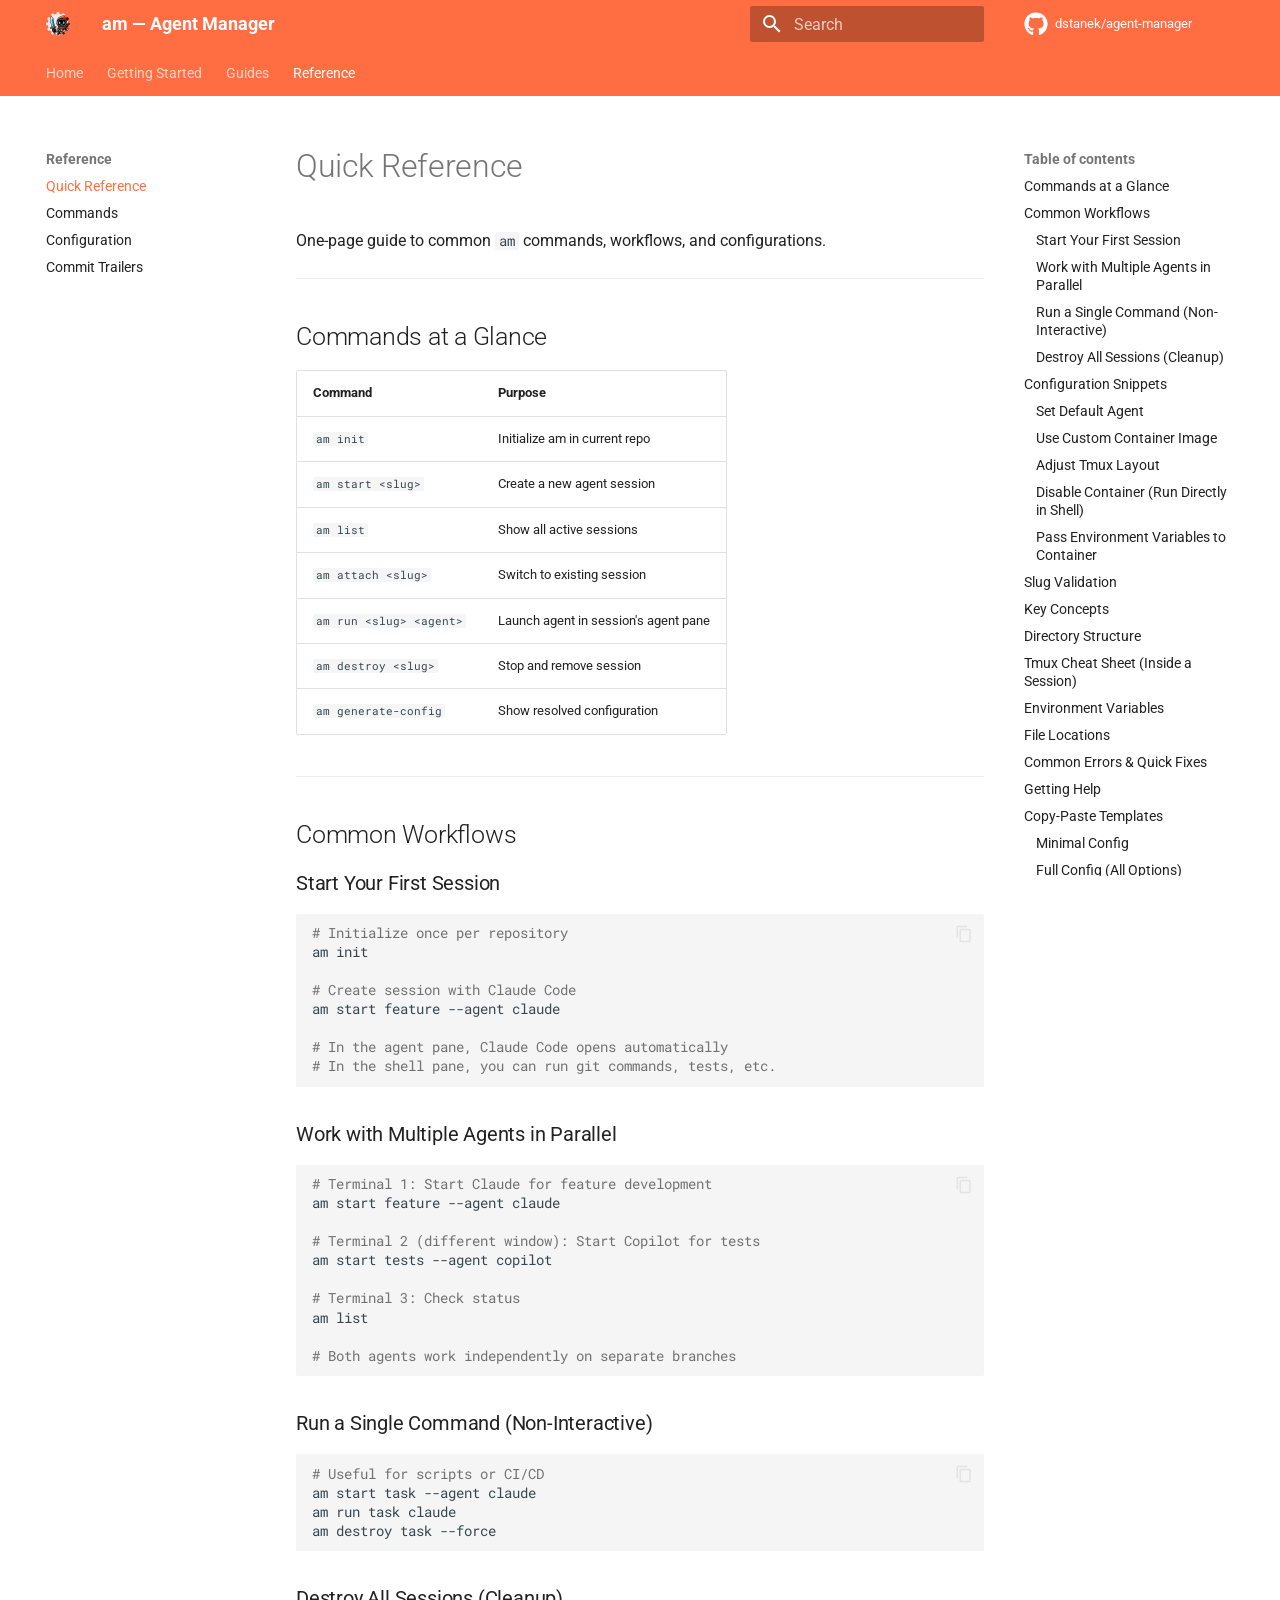
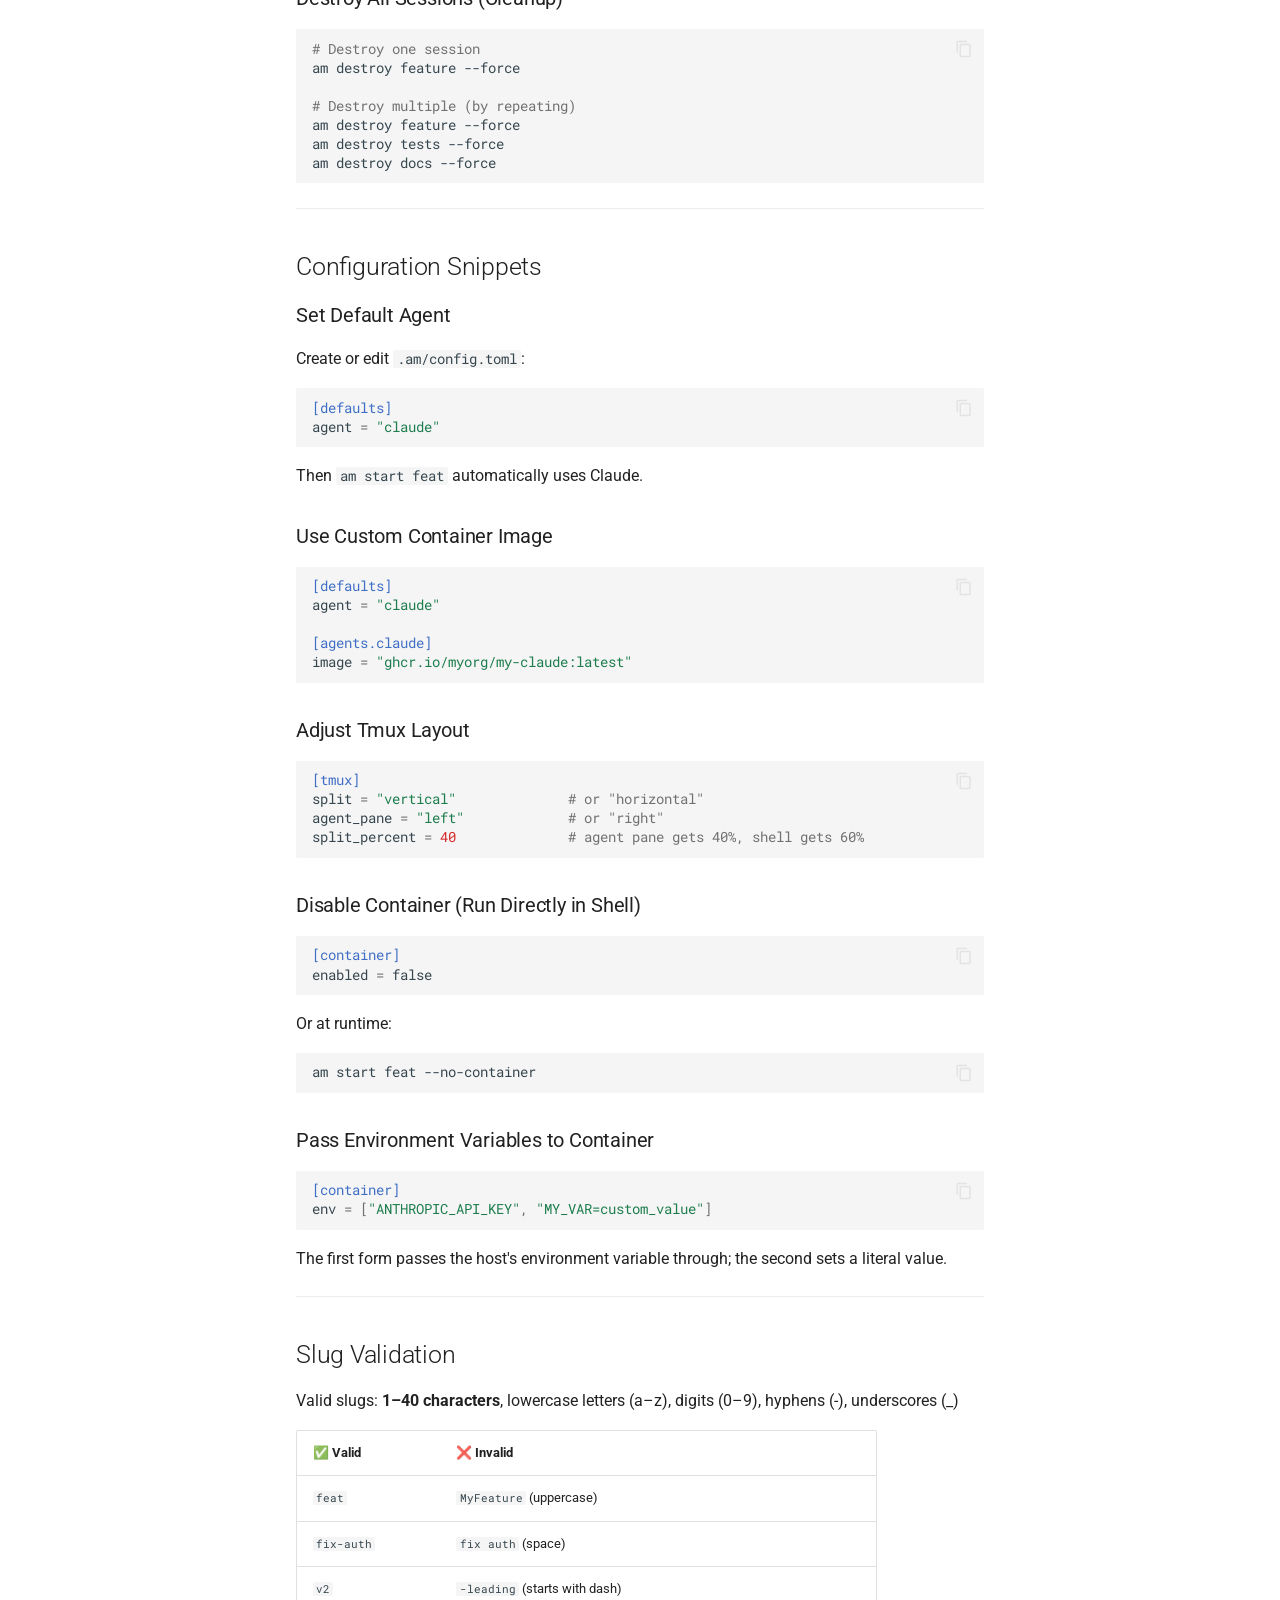
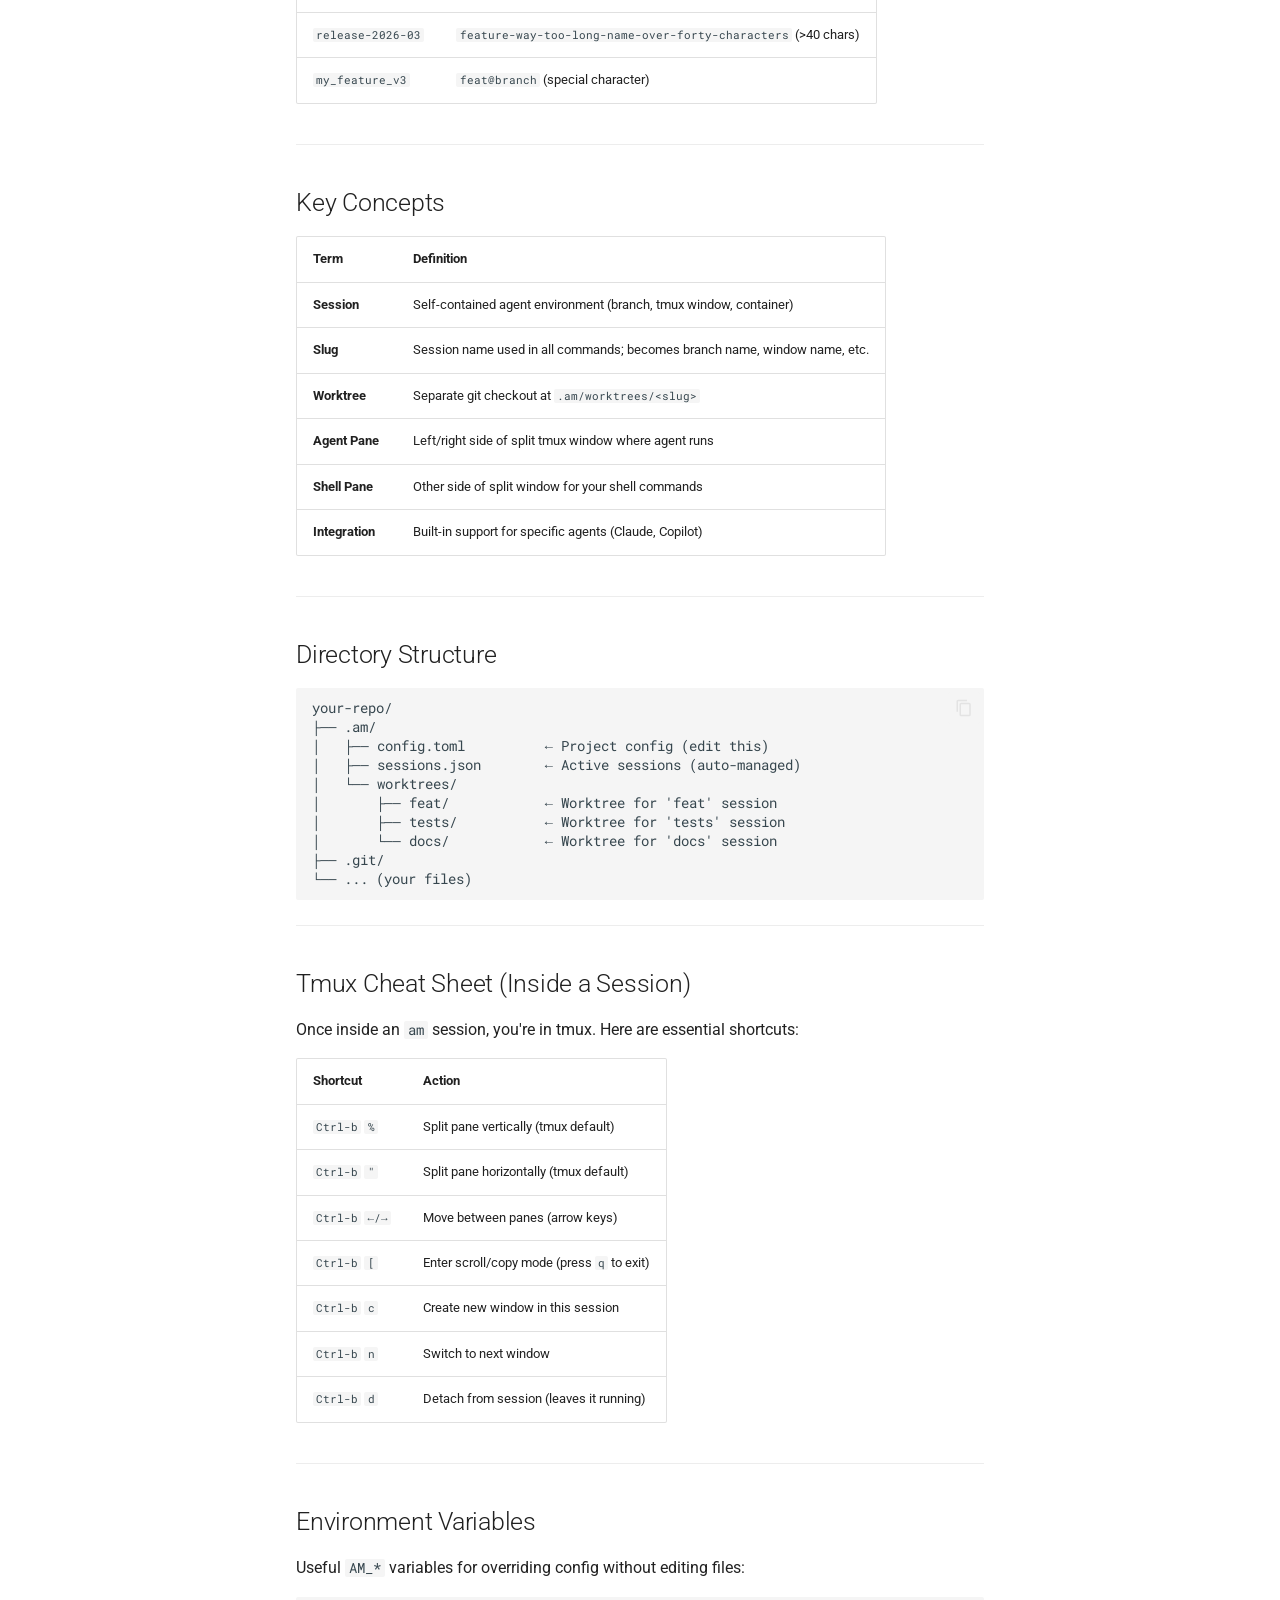
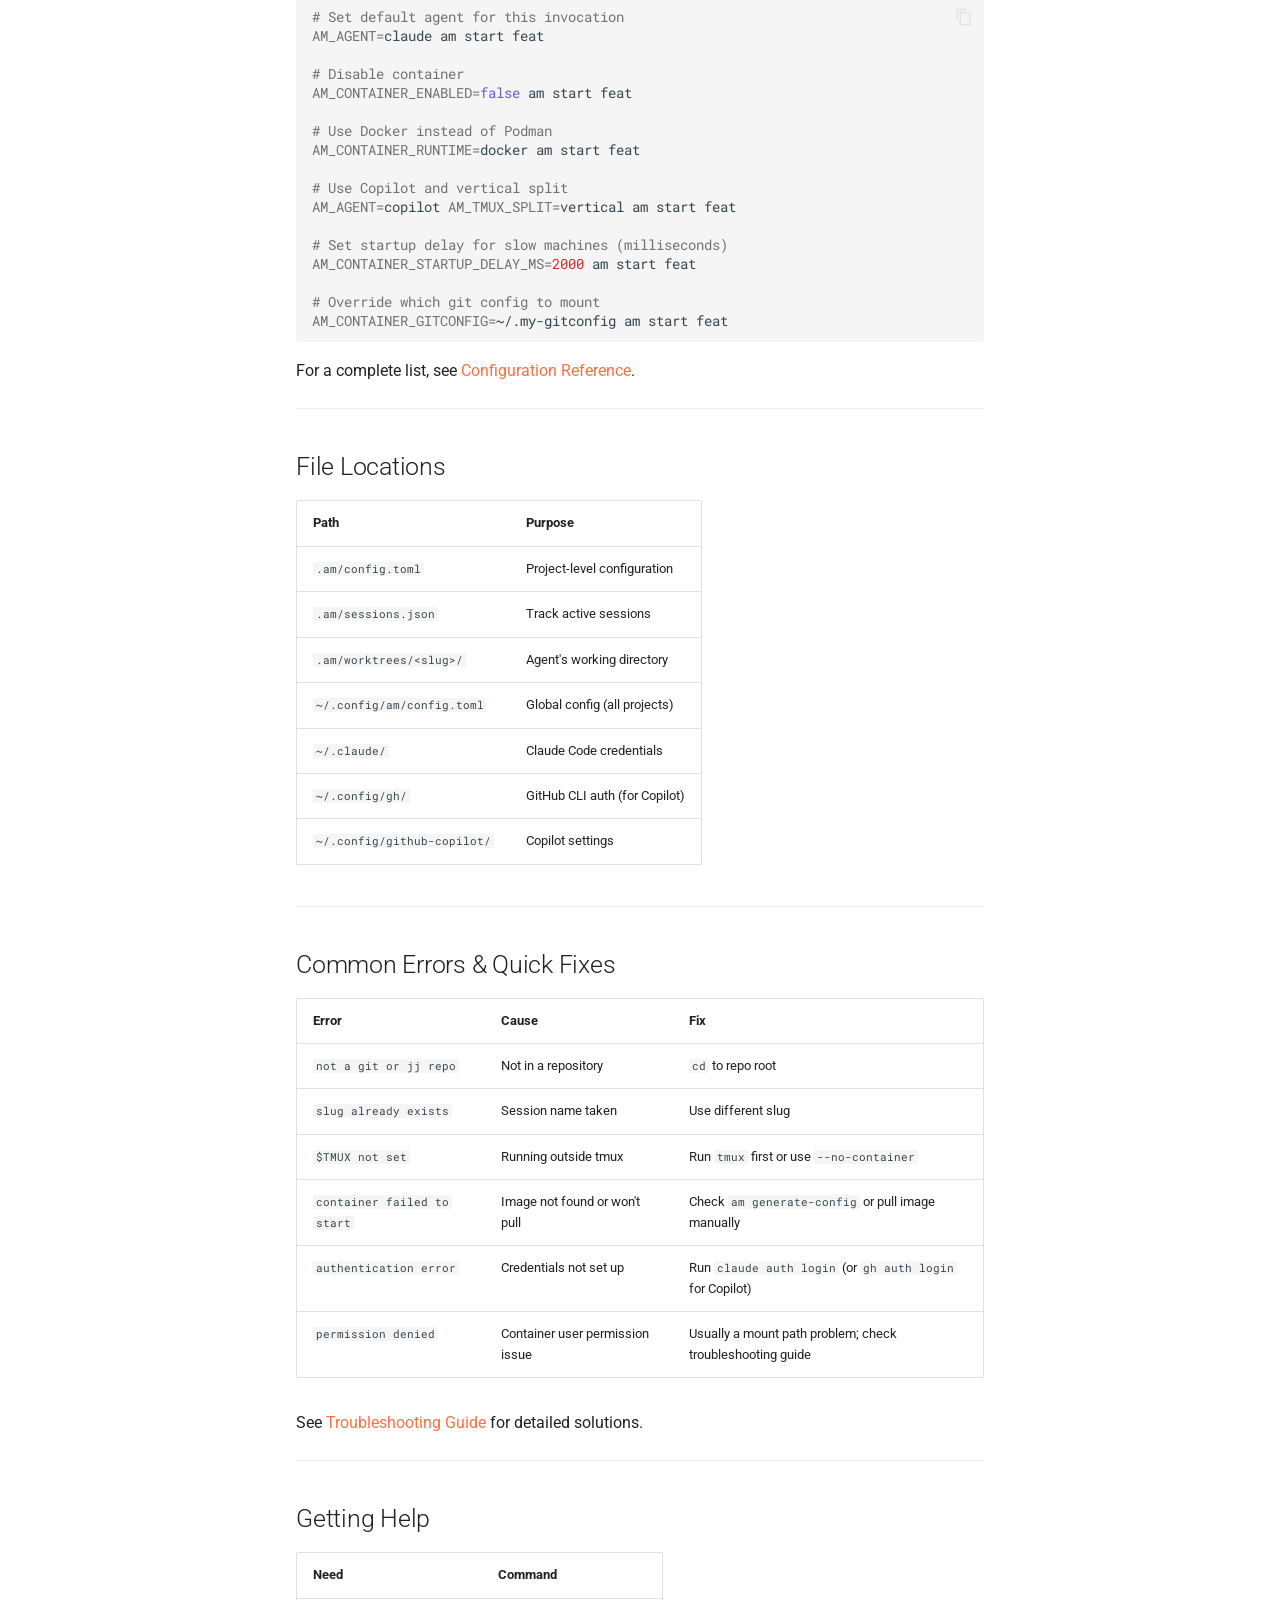
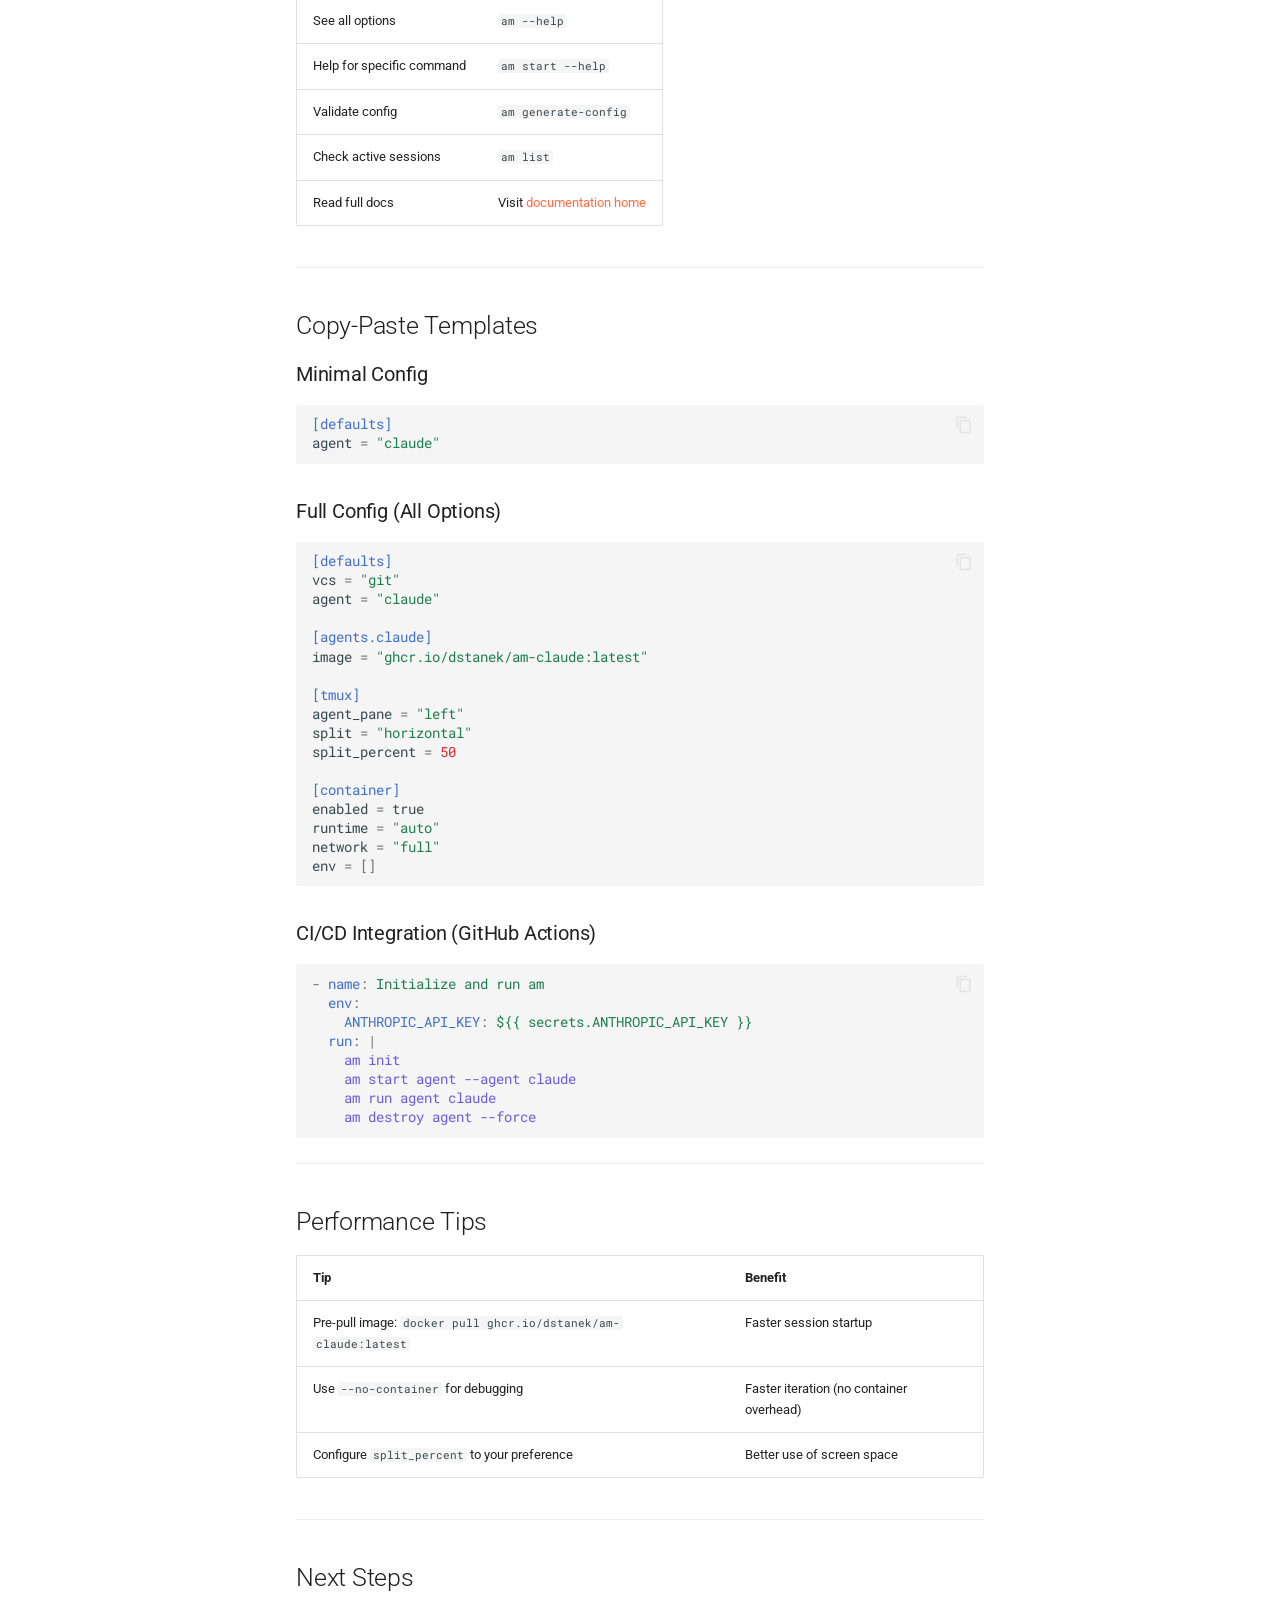
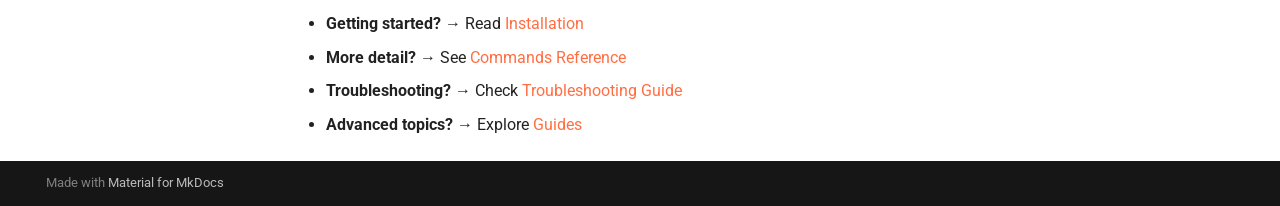
<file: reference/quick-reference/index.html>
<!doctype html>
<html lang="en" class="no-js">
  <head>
    
      <meta charset="utf-8">
      <meta name="viewport" content="width=device-width,initial-scale=1">
      
        <meta name="description" content="Isolated environments for AI coding agents. Each session gets its own branch, a dedicated tmux window, and optional container isolation.">
      
      
      
        <link rel="canonical" href="https://dstanek.github.io/agent-manager/reference/quick-reference/">
      
      
        <link rel="prev" href="../../guides/ci-cd-integration/">
      
      
        <link rel="next" href="../commands/">
      
      
        
      
      
      <link rel="icon" href="../../assets/am-gear-192x192.png">
      <meta name="generator" content="mkdocs-1.6.1, mkdocs-material-9.7.6">
    
    
      
        <title>Quick Reference - am — Agent Manager</title>
      
    
    
      <link rel="stylesheet" href="../../assets/stylesheets/main.484c7ddc.min.css">
      
        
        <link rel="stylesheet" href="../../assets/stylesheets/palette.ab4e12ef.min.css">
      
      


    
    
      
    
    
      
        
        
        <link rel="preconnect" href="https://fonts.gstatic.com" crossorigin>
        <link rel="stylesheet" href="https://fonts.googleapis.com/css?family=Roboto:300,300i,400,400i,700,700i%7CRoboto+Mono:400,400i,700,700i&display=fallback">
        <style>:root{--md-text-font:"Roboto";--md-code-font:"Roboto Mono"}</style>
      
    
    
      <link rel="stylesheet" href="../../stylesheets/extra.css">
    
    <script>__md_scope=new URL("../..",location),__md_hash=e=>[...e].reduce(((e,_)=>(e<<5)-e+_.charCodeAt(0)),0),__md_get=(e,_=localStorage,t=__md_scope)=>JSON.parse(_.getItem(t.pathname+"."+e)),__md_set=(e,_,t=localStorage,a=__md_scope)=>{try{t.setItem(a.pathname+"."+e,JSON.stringify(_))}catch(e){}}</script>
    
      

    
    
  </head>
  
  
    
    
      
    
    
    
    
    <body dir="ltr" data-md-color-scheme="default" data-md-color-primary="deep-orange" data-md-color-accent="amber">
  
    
    <input class="md-toggle" data-md-toggle="drawer" type="checkbox" id="__drawer" autocomplete="off">
    <input class="md-toggle" data-md-toggle="search" type="checkbox" id="__search" autocomplete="off">
    <label class="md-overlay" for="__drawer"></label>
    <div data-md-component="skip">
      
        
        <a href="#quick-reference" class="md-skip">
          Skip to content
        </a>
      
    </div>
    <div data-md-component="announce">
      
    </div>
    
    
      

<header class="md-header" data-md-component="header">
  <nav class="md-header__inner md-grid" aria-label="Header">
    <a href="../.." title="am — Agent Manager" class="md-header__button md-logo" aria-label="am — Agent Manager" data-md-component="logo">
      
  <img src="../../assets/am-gear-192x192.png" alt="logo">

    </a>
    <label class="md-header__button md-icon" for="__drawer">
      
      <svg xmlns="http://www.w3.org/2000/svg" viewBox="0 0 24 24"><path d="M3 6h18v2H3zm0 5h18v2H3zm0 5h18v2H3z"/></svg>
    </label>
    <div class="md-header__title" data-md-component="header-title">
      <div class="md-header__ellipsis">
        <div class="md-header__topic">
          <span class="md-ellipsis">
            am — Agent Manager
          </span>
        </div>
        <div class="md-header__topic" data-md-component="header-topic">
          <span class="md-ellipsis">
            
              Quick Reference
            
          </span>
        </div>
      </div>
    </div>
    
      
        <form class="md-header__option" data-md-component="palette">
  
    
    
    
    <input class="md-option" data-md-color-media="(prefers-color-scheme)" data-md-color-scheme="default" data-md-color-primary="deep-orange" data-md-color-accent="amber"  aria-label="Switch to dark mode"  type="radio" name="__palette" id="__palette_0">
    
      <label class="md-header__button md-icon" title="Switch to dark mode" for="__palette_1" hidden>
        <svg xmlns="http://www.w3.org/2000/svg" viewBox="0 0 24 24"><path d="m14.3 16-.7-2h-3.2l-.7 2H7.8L11 7h2l3.2 9zM20 8.69V4h-4.69L12 .69 8.69 4H4v4.69L.69 12 4 15.31V20h4.69L12 23.31 15.31 20H20v-4.69L23.31 12zm-9.15 3.96h2.3L12 9z"/></svg>
      </label>
    
  
    
    
    
    <input class="md-option" data-md-color-media="(prefers-color-scheme: dark)" data-md-color-scheme="slate" data-md-color-primary="deep-orange" data-md-color-accent="amber"  aria-label="Switch to light mode"  type="radio" name="__palette" id="__palette_1">
    
      <label class="md-header__button md-icon" title="Switch to light mode" for="__palette_0" hidden>
        <svg xmlns="http://www.w3.org/2000/svg" viewBox="0 0 24 24"><path d="M12 18c-.89 0-1.74-.2-2.5-.55C11.56 16.5 13 14.42 13 12s-1.44-4.5-3.5-5.45C10.26 6.2 11.11 6 12 6a6 6 0 0 1 6 6 6 6 0 0 1-6 6m8-9.31V4h-4.69L12 .69 8.69 4H4v4.69L.69 12 4 15.31V20h4.69L12 23.31 15.31 20H20v-4.69L23.31 12z"/></svg>
      </label>
    
  
</form>
      
    
    
      <script>var palette=__md_get("__palette");if(palette&&palette.color){if("(prefers-color-scheme)"===palette.color.media){var media=matchMedia("(prefers-color-scheme: light)"),input=document.querySelector(media.matches?"[data-md-color-media='(prefers-color-scheme: light)']":"[data-md-color-media='(prefers-color-scheme: dark)']");palette.color.media=input.getAttribute("data-md-color-media"),palette.color.scheme=input.getAttribute("data-md-color-scheme"),palette.color.primary=input.getAttribute("data-md-color-primary"),palette.color.accent=input.getAttribute("data-md-color-accent")}for(var[key,value]of Object.entries(palette.color))document.body.setAttribute("data-md-color-"+key,value)}</script>
    
    
    
      
      
        <label class="md-header__button md-icon" for="__search">
          
          <svg xmlns="http://www.w3.org/2000/svg" viewBox="0 0 24 24"><path d="M9.5 3A6.5 6.5 0 0 1 16 9.5c0 1.61-.59 3.09-1.56 4.23l.27.27h.79l5 5-1.5 1.5-5-5v-.79l-.27-.27A6.52 6.52 0 0 1 9.5 16 6.5 6.5 0 0 1 3 9.5 6.5 6.5 0 0 1 9.5 3m0 2C7 5 5 7 5 9.5S7 14 9.5 14 14 12 14 9.5 12 5 9.5 5"/></svg>
        </label>
        <div class="md-search" data-md-component="search" role="dialog">
  <label class="md-search__overlay" for="__search"></label>
  <div class="md-search__inner" role="search">
    <form class="md-search__form" name="search">
      <input type="text" class="md-search__input" name="query" aria-label="Search" placeholder="Search" autocapitalize="off" autocorrect="off" autocomplete="off" spellcheck="false" data-md-component="search-query" required>
      <label class="md-search__icon md-icon" for="__search">
        
        <svg xmlns="http://www.w3.org/2000/svg" viewBox="0 0 24 24"><path d="M9.5 3A6.5 6.5 0 0 1 16 9.5c0 1.61-.59 3.09-1.56 4.23l.27.27h.79l5 5-1.5 1.5-5-5v-.79l-.27-.27A6.52 6.52 0 0 1 9.5 16 6.5 6.5 0 0 1 3 9.5 6.5 6.5 0 0 1 9.5 3m0 2C7 5 5 7 5 9.5S7 14 9.5 14 14 12 14 9.5 12 5 9.5 5"/></svg>
        
        <svg xmlns="http://www.w3.org/2000/svg" viewBox="0 0 24 24"><path d="M20 11v2H8l5.5 5.5-1.42 1.42L4.16 12l7.92-7.92L13.5 5.5 8 11z"/></svg>
      </label>
      <nav class="md-search__options" aria-label="Search">
        
        <button type="reset" class="md-search__icon md-icon" title="Clear" aria-label="Clear" tabindex="-1">
          
          <svg xmlns="http://www.w3.org/2000/svg" viewBox="0 0 24 24"><path d="M19 6.41 17.59 5 12 10.59 6.41 5 5 6.41 10.59 12 5 17.59 6.41 19 12 13.41 17.59 19 19 17.59 13.41 12z"/></svg>
        </button>
      </nav>
      
        <div class="md-search__suggest" data-md-component="search-suggest"></div>
      
    </form>
    <div class="md-search__output">
      <div class="md-search__scrollwrap" tabindex="0" data-md-scrollfix>
        <div class="md-search-result" data-md-component="search-result">
          <div class="md-search-result__meta">
            Initializing search
          </div>
          <ol class="md-search-result__list" role="presentation"></ol>
        </div>
      </div>
    </div>
  </div>
</div>
      
    
    
      <div class="md-header__source">
        <a href="https://github.com/dstanek/agent-manager" title="Go to repository" class="md-source" data-md-component="source">
  <div class="md-source__icon md-icon">
    
    <svg xmlns="http://www.w3.org/2000/svg" viewBox="0 0 512 512"><!--! Font Awesome Free 7.1.0 by @fontawesome - https://fontawesome.com License - https://fontawesome.com/license/free (Icons: CC BY 4.0, Fonts: SIL OFL 1.1, Code: MIT License) Copyright 2025 Fonticons, Inc.--><path d="M173.9 397.4c0 2-2.3 3.6-5.2 3.6-3.3.3-5.6-1.3-5.6-3.6 0-2 2.3-3.6 5.2-3.6 3-.3 5.6 1.3 5.6 3.6m-31.1-4.5c-.7 2 1.3 4.3 4.3 4.9 2.6 1 5.6 0 6.2-2s-1.3-4.3-4.3-5.2c-2.6-.7-5.5.3-6.2 2.3m44.2-1.7c-2.9.7-4.9 2.6-4.6 4.9.3 2 2.9 3.3 5.9 2.6 2.9-.7 4.9-2.6 4.6-4.6-.3-1.9-3-3.2-5.9-2.9M252.8 8C114.1 8 8 113.3 8 252c0 110.9 69.8 205.8 169.5 239.2 12.8 2.3 17.3-5.6 17.3-12.1 0-6.2-.3-40.4-.3-61.4 0 0-70 15-84.7-29.8 0 0-11.4-29.1-27.8-36.6 0 0-22.9-15.7 1.6-15.4 0 0 24.9 2 38.6 25.8 21.9 38.6 58.6 27.5 72.9 20.9 2.3-16 8.8-27.1 16-33.7-55.9-6.2-112.3-14.3-112.3-110.5 0-27.5 7.6-41.3 23.6-58.9-2.6-6.5-11.1-33.3 2.6-67.9 20.9-6.5 69 27 69 27 20-5.6 41.5-8.5 62.8-8.5s42.8 2.9 62.8 8.5c0 0 48.1-33.6 69-27 13.7 34.7 5.2 61.4 2.6 67.9 16 17.7 25.8 31.5 25.8 58.9 0 96.5-58.9 104.2-114.8 110.5 9.2 7.9 17 22.9 17 46.4 0 33.7-.3 75.4-.3 83.6 0 6.5 4.6 14.4 17.3 12.1C436.2 457.8 504 362.9 504 252 504 113.3 391.5 8 252.8 8M105.2 352.9c-1.3 1-1 3.3.7 5.2 1.6 1.6 3.9 2.3 5.2 1 1.3-1 1-3.3-.7-5.2-1.6-1.6-3.9-2.3-5.2-1m-10.8-8.1c-.7 1.3.3 2.9 2.3 3.9 1.6 1 3.6.7 4.3-.7.7-1.3-.3-2.9-2.3-3.9-2-.6-3.6-.3-4.3.7m32.4 35.6c-1.6 1.3-1 4.3 1.3 6.2 2.3 2.3 5.2 2.6 6.5 1 1.3-1.3.7-4.3-1.3-6.2-2.2-2.3-5.2-2.6-6.5-1m-11.4-14.7c-1.6 1-1.6 3.6 0 5.9s4.3 3.3 5.6 2.3c1.6-1.3 1.6-3.9 0-6.2-1.4-2.3-4-3.3-5.6-2"/></svg>
  </div>
  <div class="md-source__repository">
    dstanek/agent-manager
  </div>
</a>
      </div>
    
  </nav>
  
</header>
    
    <div class="md-container" data-md-component="container">
      
      
        
          
            
<nav class="md-tabs" aria-label="Tabs" data-md-component="tabs">
  <div class="md-grid">
    <ul class="md-tabs__list">
      
        
  
  
  
  
    <li class="md-tabs__item">
      <a href="../.." class="md-tabs__link">
        
  
  
    
  
  Home

      </a>
    </li>
  

      
        
  
  
  
  
    
    
      <li class="md-tabs__item">
        <a href="../../getting-started/installation/" class="md-tabs__link">
          
  
  
  Getting Started

        </a>
      </li>
    
  

      
        
  
  
  
  
    
    
      <li class="md-tabs__item">
        <a href="../../guides/claude-code/" class="md-tabs__link">
          
  
  
  Guides

        </a>
      </li>
    
  

      
        
  
  
  
    
  
  
    
    
      <li class="md-tabs__item md-tabs__item--active">
        <a href="./" class="md-tabs__link">
          
  
  
  Reference

        </a>
      </li>
    
  

      
    </ul>
  </div>
</nav>
          
        
      
      <main class="md-main" data-md-component="main">
        <div class="md-main__inner md-grid">
          
            
              
              <div class="md-sidebar md-sidebar--primary" data-md-component="sidebar" data-md-type="navigation" >
                <div class="md-sidebar__scrollwrap">
                  <div class="md-sidebar__inner">
                    


  


<nav class="md-nav md-nav--primary md-nav--lifted" aria-label="Navigation" data-md-level="0">
  <label class="md-nav__title" for="__drawer">
    <a href="../.." title="am — Agent Manager" class="md-nav__button md-logo" aria-label="am — Agent Manager" data-md-component="logo">
      
  <img src="../../assets/am-gear-192x192.png" alt="logo">

    </a>
    am — Agent Manager
  </label>
  
    <div class="md-nav__source">
      <a href="https://github.com/dstanek/agent-manager" title="Go to repository" class="md-source" data-md-component="source">
  <div class="md-source__icon md-icon">
    
    <svg xmlns="http://www.w3.org/2000/svg" viewBox="0 0 512 512"><!--! Font Awesome Free 7.1.0 by @fontawesome - https://fontawesome.com License - https://fontawesome.com/license/free (Icons: CC BY 4.0, Fonts: SIL OFL 1.1, Code: MIT License) Copyright 2025 Fonticons, Inc.--><path d="M173.9 397.4c0 2-2.3 3.6-5.2 3.6-3.3.3-5.6-1.3-5.6-3.6 0-2 2.3-3.6 5.2-3.6 3-.3 5.6 1.3 5.6 3.6m-31.1-4.5c-.7 2 1.3 4.3 4.3 4.9 2.6 1 5.6 0 6.2-2s-1.3-4.3-4.3-5.2c-2.6-.7-5.5.3-6.2 2.3m44.2-1.7c-2.9.7-4.9 2.6-4.6 4.9.3 2 2.9 3.3 5.9 2.6 2.9-.7 4.9-2.6 4.6-4.6-.3-1.9-3-3.2-5.9-2.9M252.8 8C114.1 8 8 113.3 8 252c0 110.9 69.8 205.8 169.5 239.2 12.8 2.3 17.3-5.6 17.3-12.1 0-6.2-.3-40.4-.3-61.4 0 0-70 15-84.7-29.8 0 0-11.4-29.1-27.8-36.6 0 0-22.9-15.7 1.6-15.4 0 0 24.9 2 38.6 25.8 21.9 38.6 58.6 27.5 72.9 20.9 2.3-16 8.8-27.1 16-33.7-55.9-6.2-112.3-14.3-112.3-110.5 0-27.5 7.6-41.3 23.6-58.9-2.6-6.5-11.1-33.3 2.6-67.9 20.9-6.5 69 27 69 27 20-5.6 41.5-8.5 62.8-8.5s42.8 2.9 62.8 8.5c0 0 48.1-33.6 69-27 13.7 34.7 5.2 61.4 2.6 67.9 16 17.7 25.8 31.5 25.8 58.9 0 96.5-58.9 104.2-114.8 110.5 9.2 7.9 17 22.9 17 46.4 0 33.7-.3 75.4-.3 83.6 0 6.5 4.6 14.4 17.3 12.1C436.2 457.8 504 362.9 504 252 504 113.3 391.5 8 252.8 8M105.2 352.9c-1.3 1-1 3.3.7 5.2 1.6 1.6 3.9 2.3 5.2 1 1.3-1 1-3.3-.7-5.2-1.6-1.6-3.9-2.3-5.2-1m-10.8-8.1c-.7 1.3.3 2.9 2.3 3.9 1.6 1 3.6.7 4.3-.7.7-1.3-.3-2.9-2.3-3.9-2-.6-3.6-.3-4.3.7m32.4 35.6c-1.6 1.3-1 4.3 1.3 6.2 2.3 2.3 5.2 2.6 6.5 1 1.3-1.3.7-4.3-1.3-6.2-2.2-2.3-5.2-2.6-6.5-1m-11.4-14.7c-1.6 1-1.6 3.6 0 5.9s4.3 3.3 5.6 2.3c1.6-1.3 1.6-3.9 0-6.2-1.4-2.3-4-3.3-5.6-2"/></svg>
  </div>
  <div class="md-source__repository">
    dstanek/agent-manager
  </div>
</a>
    </div>
  
  <ul class="md-nav__list" data-md-scrollfix>
    
      
      
  
  
  
  
    <li class="md-nav__item">
      <a href="../.." class="md-nav__link">
        
  
  
  <span class="md-ellipsis">
    
  
    Home
  

    
  </span>
  
  

      </a>
    </li>
  

    
      
      
  
  
  
  
    
    
    
    
      
      
        
      
    
    
    <li class="md-nav__item md-nav__item--nested">
      
        
        
        <input class="md-nav__toggle md-toggle " type="checkbox" id="__nav_2" >
        
          
          <label class="md-nav__link" for="__nav_2" id="__nav_2_label" tabindex="0">
            
  
  
  <span class="md-ellipsis">
    
  
    Getting Started
  

    
  </span>
  
  

            <span class="md-nav__icon md-icon"></span>
          </label>
        
        <nav class="md-nav" data-md-level="1" aria-labelledby="__nav_2_label" aria-expanded="false">
          <label class="md-nav__title" for="__nav_2">
            <span class="md-nav__icon md-icon"></span>
            
  
    Getting Started
  

          </label>
          <ul class="md-nav__list" data-md-scrollfix>
            
              
                
  
  
  
  
    <li class="md-nav__item">
      <a href="../../getting-started/installation/" class="md-nav__link">
        
  
  
  <span class="md-ellipsis">
    
  
    Installation
  

    
  </span>
  
  

      </a>
    </li>
  

              
            
              
                
  
  
  
  
    <li class="md-nav__item">
      <a href="../../getting-started/quick-start/" class="md-nav__link">
        
  
  
  <span class="md-ellipsis">
    
  
    Quick Start
  

    
  </span>
  
  

      </a>
    </li>
  

              
            
              
                
  
  
  
  
    <li class="md-nav__item">
      <a href="../../concepts/" class="md-nav__link">
        
  
  
  <span class="md-ellipsis">
    
  
    Concepts
  

    
  </span>
  
  

      </a>
    </li>
  

              
            
          </ul>
        </nav>
      
    </li>
  

    
      
      
  
  
  
  
    
    
    
    
      
      
        
      
    
    
    <li class="md-nav__item md-nav__item--nested">
      
        
        
        <input class="md-nav__toggle md-toggle " type="checkbox" id="__nav_3" >
        
          
          <label class="md-nav__link" for="__nav_3" id="__nav_3_label" tabindex="0">
            
  
  
  <span class="md-ellipsis">
    
  
    Guides
  

    
  </span>
  
  

            <span class="md-nav__icon md-icon"></span>
          </label>
        
        <nav class="md-nav" data-md-level="1" aria-labelledby="__nav_3_label" aria-expanded="false">
          <label class="md-nav__title" for="__nav_3">
            <span class="md-nav__icon md-icon"></span>
            
  
    Guides
  

          </label>
          <ul class="md-nav__list" data-md-scrollfix>
            
              
                
  
  
  
  
    <li class="md-nav__item">
      <a href="../../guides/claude-code/" class="md-nav__link">
        
  
  
  <span class="md-ellipsis">
    
  
    Claude Code
  

    
  </span>
  
  

      </a>
    </li>
  

              
            
              
                
  
  
  
  
    <li class="md-nav__item">
      <a href="../../guides/github-copilot/" class="md-nav__link">
        
  
  
  <span class="md-ellipsis">
    
  
    GitHub Copilot
  

    
  </span>
  
  

      </a>
    </li>
  

              
            
              
                
  
  
  
  
    <li class="md-nav__item">
      <a href="../../guides/custom-images/" class="md-nav__link">
        
  
  
  <span class="md-ellipsis">
    
  
    Custom Images
  

    
  </span>
  
  

      </a>
    </li>
  

              
            
              
                
  
  
  
  
    <li class="md-nav__item">
      <a href="../../guides/troubleshooting/" class="md-nav__link">
        
  
  
  <span class="md-ellipsis">
    
  
    Troubleshooting
  

    
  </span>
  
  

      </a>
    </li>
  

              
            
              
                
  
  
  
  
    <li class="md-nav__item">
      <a href="../../guides/ci-cd-integration/" class="md-nav__link">
        
  
  
  <span class="md-ellipsis">
    
  
    CI/CD Integration
  

    
  </span>
  
  

      </a>
    </li>
  

              
            
          </ul>
        </nav>
      
    </li>
  

    
      
      
  
  
    
  
  
  
    
    
    
    
      
        
        
      
      
        
      
    
    
    <li class="md-nav__item md-nav__item--active md-nav__item--section md-nav__item--nested">
      
        
        
        <input class="md-nav__toggle md-toggle " type="checkbox" id="__nav_4" checked>
        
          
          <label class="md-nav__link" for="__nav_4" id="__nav_4_label" tabindex="">
            
  
  
  <span class="md-ellipsis">
    
  
    Reference
  

    
  </span>
  
  

            <span class="md-nav__icon md-icon"></span>
          </label>
        
        <nav class="md-nav" data-md-level="1" aria-labelledby="__nav_4_label" aria-expanded="true">
          <label class="md-nav__title" for="__nav_4">
            <span class="md-nav__icon md-icon"></span>
            
  
    Reference
  

          </label>
          <ul class="md-nav__list" data-md-scrollfix>
            
              
                
  
  
    
  
  
  
    <li class="md-nav__item md-nav__item--active">
      
      <input class="md-nav__toggle md-toggle" type="checkbox" id="__toc">
      
      
        
      
      
        <label class="md-nav__link md-nav__link--active" for="__toc">
          
  
  
  <span class="md-ellipsis">
    
  
    Quick Reference
  

    
  </span>
  
  

          <span class="md-nav__icon md-icon"></span>
        </label>
      
      <a href="./" class="md-nav__link md-nav__link--active">
        
  
  
  <span class="md-ellipsis">
    
  
    Quick Reference
  

    
  </span>
  
  

      </a>
      
        

<nav class="md-nav md-nav--secondary" aria-label="Table of contents">
  
  
  
    
  
  
    <label class="md-nav__title" for="__toc">
      <span class="md-nav__icon md-icon"></span>
      Table of contents
    </label>
    <ul class="md-nav__list" data-md-component="toc" data-md-scrollfix>
      
        <li class="md-nav__item">
  <a href="#commands-at-a-glance" class="md-nav__link">
    <span class="md-ellipsis">
      
        Commands at a Glance
      
    </span>
  </a>
  
</li>
      
        <li class="md-nav__item">
  <a href="#common-workflows" class="md-nav__link">
    <span class="md-ellipsis">
      
        Common Workflows
      
    </span>
  </a>
  
    <nav class="md-nav" aria-label="Common Workflows">
      <ul class="md-nav__list">
        
          <li class="md-nav__item">
  <a href="#start-your-first-session" class="md-nav__link">
    <span class="md-ellipsis">
      
        Start Your First Session
      
    </span>
  </a>
  
</li>
        
          <li class="md-nav__item">
  <a href="#work-with-multiple-agents-in-parallel" class="md-nav__link">
    <span class="md-ellipsis">
      
        Work with Multiple Agents in Parallel
      
    </span>
  </a>
  
</li>
        
          <li class="md-nav__item">
  <a href="#run-a-single-command-non-interactive" class="md-nav__link">
    <span class="md-ellipsis">
      
        Run a Single Command (Non-Interactive)
      
    </span>
  </a>
  
</li>
        
          <li class="md-nav__item">
  <a href="#destroy-all-sessions-cleanup" class="md-nav__link">
    <span class="md-ellipsis">
      
        Destroy All Sessions (Cleanup)
      
    </span>
  </a>
  
</li>
        
      </ul>
    </nav>
  
</li>
      
        <li class="md-nav__item">
  <a href="#configuration-snippets" class="md-nav__link">
    <span class="md-ellipsis">
      
        Configuration Snippets
      
    </span>
  </a>
  
    <nav class="md-nav" aria-label="Configuration Snippets">
      <ul class="md-nav__list">
        
          <li class="md-nav__item">
  <a href="#set-default-agent" class="md-nav__link">
    <span class="md-ellipsis">
      
        Set Default Agent
      
    </span>
  </a>
  
</li>
        
          <li class="md-nav__item">
  <a href="#use-custom-container-image" class="md-nav__link">
    <span class="md-ellipsis">
      
        Use Custom Container Image
      
    </span>
  </a>
  
</li>
        
          <li class="md-nav__item">
  <a href="#adjust-tmux-layout" class="md-nav__link">
    <span class="md-ellipsis">
      
        Adjust Tmux Layout
      
    </span>
  </a>
  
</li>
        
          <li class="md-nav__item">
  <a href="#disable-container-run-directly-in-shell" class="md-nav__link">
    <span class="md-ellipsis">
      
        Disable Container (Run Directly in Shell)
      
    </span>
  </a>
  
</li>
        
          <li class="md-nav__item">
  <a href="#pass-environment-variables-to-container" class="md-nav__link">
    <span class="md-ellipsis">
      
        Pass Environment Variables to Container
      
    </span>
  </a>
  
</li>
        
      </ul>
    </nav>
  
</li>
      
        <li class="md-nav__item">
  <a href="#slug-validation" class="md-nav__link">
    <span class="md-ellipsis">
      
        Slug Validation
      
    </span>
  </a>
  
</li>
      
        <li class="md-nav__item">
  <a href="#key-concepts" class="md-nav__link">
    <span class="md-ellipsis">
      
        Key Concepts
      
    </span>
  </a>
  
</li>
      
        <li class="md-nav__item">
  <a href="#directory-structure" class="md-nav__link">
    <span class="md-ellipsis">
      
        Directory Structure
      
    </span>
  </a>
  
</li>
      
        <li class="md-nav__item">
  <a href="#tmux-cheat-sheet-inside-a-session" class="md-nav__link">
    <span class="md-ellipsis">
      
        Tmux Cheat Sheet (Inside a Session)
      
    </span>
  </a>
  
</li>
      
        <li class="md-nav__item">
  <a href="#environment-variables" class="md-nav__link">
    <span class="md-ellipsis">
      
        Environment Variables
      
    </span>
  </a>
  
</li>
      
        <li class="md-nav__item">
  <a href="#file-locations" class="md-nav__link">
    <span class="md-ellipsis">
      
        File Locations
      
    </span>
  </a>
  
</li>
      
        <li class="md-nav__item">
  <a href="#common-errors-quick-fixes" class="md-nav__link">
    <span class="md-ellipsis">
      
        Common Errors &amp; Quick Fixes
      
    </span>
  </a>
  
</li>
      
        <li class="md-nav__item">
  <a href="#getting-help" class="md-nav__link">
    <span class="md-ellipsis">
      
        Getting Help
      
    </span>
  </a>
  
</li>
      
        <li class="md-nav__item">
  <a href="#copy-paste-templates" class="md-nav__link">
    <span class="md-ellipsis">
      
        Copy-Paste Templates
      
    </span>
  </a>
  
    <nav class="md-nav" aria-label="Copy-Paste Templates">
      <ul class="md-nav__list">
        
          <li class="md-nav__item">
  <a href="#minimal-config" class="md-nav__link">
    <span class="md-ellipsis">
      
        Minimal Config
      
    </span>
  </a>
  
</li>
        
          <li class="md-nav__item">
  <a href="#full-config-all-options" class="md-nav__link">
    <span class="md-ellipsis">
      
        Full Config (All Options)
      
    </span>
  </a>
  
</li>
        
          <li class="md-nav__item">
  <a href="#cicd-integration-github-actions" class="md-nav__link">
    <span class="md-ellipsis">
      
        CI/CD Integration (GitHub Actions)
      
    </span>
  </a>
  
</li>
        
      </ul>
    </nav>
  
</li>
      
        <li class="md-nav__item">
  <a href="#performance-tips" class="md-nav__link">
    <span class="md-ellipsis">
      
        Performance Tips
      
    </span>
  </a>
  
</li>
      
        <li class="md-nav__item">
  <a href="#next-steps" class="md-nav__link">
    <span class="md-ellipsis">
      
        Next Steps
      
    </span>
  </a>
  
</li>
      
    </ul>
  
</nav>
      
    </li>
  

              
            
              
                
  
  
  
  
    <li class="md-nav__item">
      <a href="../commands/" class="md-nav__link">
        
  
  
  <span class="md-ellipsis">
    
  
    Commands
  

    
  </span>
  
  

      </a>
    </li>
  

              
            
              
                
  
  
  
  
    <li class="md-nav__item">
      <a href="../configuration/" class="md-nav__link">
        
  
  
  <span class="md-ellipsis">
    
  
    Configuration
  

    
  </span>
  
  

      </a>
    </li>
  

              
            
              
                
  
  
  
  
    <li class="md-nav__item">
      <a href="../commit-trailers/" class="md-nav__link">
        
  
  
  <span class="md-ellipsis">
    
  
    Commit Trailers
  

    
  </span>
  
  

      </a>
    </li>
  

              
            
          </ul>
        </nav>
      
    </li>
  

    
  </ul>
</nav>
                  </div>
                </div>
              </div>
            
            
              
              <div class="md-sidebar md-sidebar--secondary" data-md-component="sidebar" data-md-type="toc" >
                <div class="md-sidebar__scrollwrap">
                  <div class="md-sidebar__inner">
                    

<nav class="md-nav md-nav--secondary" aria-label="Table of contents">
  
  
  
    
  
  
    <label class="md-nav__title" for="__toc">
      <span class="md-nav__icon md-icon"></span>
      Table of contents
    </label>
    <ul class="md-nav__list" data-md-component="toc" data-md-scrollfix>
      
        <li class="md-nav__item">
  <a href="#commands-at-a-glance" class="md-nav__link">
    <span class="md-ellipsis">
      
        Commands at a Glance
      
    </span>
  </a>
  
</li>
      
        <li class="md-nav__item">
  <a href="#common-workflows" class="md-nav__link">
    <span class="md-ellipsis">
      
        Common Workflows
      
    </span>
  </a>
  
    <nav class="md-nav" aria-label="Common Workflows">
      <ul class="md-nav__list">
        
          <li class="md-nav__item">
  <a href="#start-your-first-session" class="md-nav__link">
    <span class="md-ellipsis">
      
        Start Your First Session
      
    </span>
  </a>
  
</li>
        
          <li class="md-nav__item">
  <a href="#work-with-multiple-agents-in-parallel" class="md-nav__link">
    <span class="md-ellipsis">
      
        Work with Multiple Agents in Parallel
      
    </span>
  </a>
  
</li>
        
          <li class="md-nav__item">
  <a href="#run-a-single-command-non-interactive" class="md-nav__link">
    <span class="md-ellipsis">
      
        Run a Single Command (Non-Interactive)
      
    </span>
  </a>
  
</li>
        
          <li class="md-nav__item">
  <a href="#destroy-all-sessions-cleanup" class="md-nav__link">
    <span class="md-ellipsis">
      
        Destroy All Sessions (Cleanup)
      
    </span>
  </a>
  
</li>
        
      </ul>
    </nav>
  
</li>
      
        <li class="md-nav__item">
  <a href="#configuration-snippets" class="md-nav__link">
    <span class="md-ellipsis">
      
        Configuration Snippets
      
    </span>
  </a>
  
    <nav class="md-nav" aria-label="Configuration Snippets">
      <ul class="md-nav__list">
        
          <li class="md-nav__item">
  <a href="#set-default-agent" class="md-nav__link">
    <span class="md-ellipsis">
      
        Set Default Agent
      
    </span>
  </a>
  
</li>
        
          <li class="md-nav__item">
  <a href="#use-custom-container-image" class="md-nav__link">
    <span class="md-ellipsis">
      
        Use Custom Container Image
      
    </span>
  </a>
  
</li>
        
          <li class="md-nav__item">
  <a href="#adjust-tmux-layout" class="md-nav__link">
    <span class="md-ellipsis">
      
        Adjust Tmux Layout
      
    </span>
  </a>
  
</li>
        
          <li class="md-nav__item">
  <a href="#disable-container-run-directly-in-shell" class="md-nav__link">
    <span class="md-ellipsis">
      
        Disable Container (Run Directly in Shell)
      
    </span>
  </a>
  
</li>
        
          <li class="md-nav__item">
  <a href="#pass-environment-variables-to-container" class="md-nav__link">
    <span class="md-ellipsis">
      
        Pass Environment Variables to Container
      
    </span>
  </a>
  
</li>
        
      </ul>
    </nav>
  
</li>
      
        <li class="md-nav__item">
  <a href="#slug-validation" class="md-nav__link">
    <span class="md-ellipsis">
      
        Slug Validation
      
    </span>
  </a>
  
</li>
      
        <li class="md-nav__item">
  <a href="#key-concepts" class="md-nav__link">
    <span class="md-ellipsis">
      
        Key Concepts
      
    </span>
  </a>
  
</li>
      
        <li class="md-nav__item">
  <a href="#directory-structure" class="md-nav__link">
    <span class="md-ellipsis">
      
        Directory Structure
      
    </span>
  </a>
  
</li>
      
        <li class="md-nav__item">
  <a href="#tmux-cheat-sheet-inside-a-session" class="md-nav__link">
    <span class="md-ellipsis">
      
        Tmux Cheat Sheet (Inside a Session)
      
    </span>
  </a>
  
</li>
      
        <li class="md-nav__item">
  <a href="#environment-variables" class="md-nav__link">
    <span class="md-ellipsis">
      
        Environment Variables
      
    </span>
  </a>
  
</li>
      
        <li class="md-nav__item">
  <a href="#file-locations" class="md-nav__link">
    <span class="md-ellipsis">
      
        File Locations
      
    </span>
  </a>
  
</li>
      
        <li class="md-nav__item">
  <a href="#common-errors-quick-fixes" class="md-nav__link">
    <span class="md-ellipsis">
      
        Common Errors &amp; Quick Fixes
      
    </span>
  </a>
  
</li>
      
        <li class="md-nav__item">
  <a href="#getting-help" class="md-nav__link">
    <span class="md-ellipsis">
      
        Getting Help
      
    </span>
  </a>
  
</li>
      
        <li class="md-nav__item">
  <a href="#copy-paste-templates" class="md-nav__link">
    <span class="md-ellipsis">
      
        Copy-Paste Templates
      
    </span>
  </a>
  
    <nav class="md-nav" aria-label="Copy-Paste Templates">
      <ul class="md-nav__list">
        
          <li class="md-nav__item">
  <a href="#minimal-config" class="md-nav__link">
    <span class="md-ellipsis">
      
        Minimal Config
      
    </span>
  </a>
  
</li>
        
          <li class="md-nav__item">
  <a href="#full-config-all-options" class="md-nav__link">
    <span class="md-ellipsis">
      
        Full Config (All Options)
      
    </span>
  </a>
  
</li>
        
          <li class="md-nav__item">
  <a href="#cicd-integration-github-actions" class="md-nav__link">
    <span class="md-ellipsis">
      
        CI/CD Integration (GitHub Actions)
      
    </span>
  </a>
  
</li>
        
      </ul>
    </nav>
  
</li>
      
        <li class="md-nav__item">
  <a href="#performance-tips" class="md-nav__link">
    <span class="md-ellipsis">
      
        Performance Tips
      
    </span>
  </a>
  
</li>
      
        <li class="md-nav__item">
  <a href="#next-steps" class="md-nav__link">
    <span class="md-ellipsis">
      
        Next Steps
      
    </span>
  </a>
  
</li>
      
    </ul>
  
</nav>
                  </div>
                </div>
              </div>
            
          
          
            <div class="md-content" data-md-component="content">
              
              <article class="md-content__inner md-typeset">
                
                  



<h1 id="quick-reference">Quick Reference<a class="headerlink" href="#quick-reference" title="Permanent link">&para;</a></h1>
<p>One-page guide to common <code>am</code> commands, workflows, and configurations.</p>
<hr />
<h2 id="commands-at-a-glance">Commands at a Glance<a class="headerlink" href="#commands-at-a-glance" title="Permanent link">&para;</a></h2>
<table>
<thead>
<tr>
<th>Command</th>
<th>Purpose</th>
</tr>
</thead>
<tbody>
<tr>
<td><code>am init</code></td>
<td>Initialize am in current repo</td>
</tr>
<tr>
<td><code>am start &lt;slug&gt;</code></td>
<td>Create a new agent session</td>
</tr>
<tr>
<td><code>am list</code></td>
<td>Show all active sessions</td>
</tr>
<tr>
<td><code>am attach &lt;slug&gt;</code></td>
<td>Switch to existing session</td>
</tr>
<tr>
<td><code>am run &lt;slug&gt; &lt;agent&gt;</code></td>
<td>Launch agent in session's agent pane</td>
</tr>
<tr>
<td><code>am destroy &lt;slug&gt;</code></td>
<td>Stop and remove session</td>
</tr>
<tr>
<td><code>am generate-config</code></td>
<td>Show resolved configuration</td>
</tr>
</tbody>
</table>
<hr />
<h2 id="common-workflows">Common Workflows<a class="headerlink" href="#common-workflows" title="Permanent link">&para;</a></h2>
<h3 id="start-your-first-session">Start Your First Session<a class="headerlink" href="#start-your-first-session" title="Permanent link">&para;</a></h3>
<div class="language-bash highlight"><pre><span></span><code><span id="__span-0-1"><a id="__codelineno-0-1" name="__codelineno-0-1" href="#__codelineno-0-1"></a><span class="c1"># Initialize once per repository</span>
</span><span id="__span-0-2"><a id="__codelineno-0-2" name="__codelineno-0-2" href="#__codelineno-0-2"></a>am<span class="w"> </span>init
</span><span id="__span-0-3"><a id="__codelineno-0-3" name="__codelineno-0-3" href="#__codelineno-0-3"></a>
</span><span id="__span-0-4"><a id="__codelineno-0-4" name="__codelineno-0-4" href="#__codelineno-0-4"></a><span class="c1"># Create session with Claude Code</span>
</span><span id="__span-0-5"><a id="__codelineno-0-5" name="__codelineno-0-5" href="#__codelineno-0-5"></a>am<span class="w"> </span>start<span class="w"> </span>feature<span class="w"> </span>--agent<span class="w"> </span>claude
</span><span id="__span-0-6"><a id="__codelineno-0-6" name="__codelineno-0-6" href="#__codelineno-0-6"></a>
</span><span id="__span-0-7"><a id="__codelineno-0-7" name="__codelineno-0-7" href="#__codelineno-0-7"></a><span class="c1"># In the agent pane, Claude Code opens automatically</span>
</span><span id="__span-0-8"><a id="__codelineno-0-8" name="__codelineno-0-8" href="#__codelineno-0-8"></a><span class="c1"># In the shell pane, you can run git commands, tests, etc.</span>
</span></code></pre></div>
<h3 id="work-with-multiple-agents-in-parallel">Work with Multiple Agents in Parallel<a class="headerlink" href="#work-with-multiple-agents-in-parallel" title="Permanent link">&para;</a></h3>
<div class="language-bash highlight"><pre><span></span><code><span id="__span-1-1"><a id="__codelineno-1-1" name="__codelineno-1-1" href="#__codelineno-1-1"></a><span class="c1"># Terminal 1: Start Claude for feature development</span>
</span><span id="__span-1-2"><a id="__codelineno-1-2" name="__codelineno-1-2" href="#__codelineno-1-2"></a>am<span class="w"> </span>start<span class="w"> </span>feature<span class="w"> </span>--agent<span class="w"> </span>claude
</span><span id="__span-1-3"><a id="__codelineno-1-3" name="__codelineno-1-3" href="#__codelineno-1-3"></a>
</span><span id="__span-1-4"><a id="__codelineno-1-4" name="__codelineno-1-4" href="#__codelineno-1-4"></a><span class="c1"># Terminal 2 (different window): Start Copilot for tests</span>
</span><span id="__span-1-5"><a id="__codelineno-1-5" name="__codelineno-1-5" href="#__codelineno-1-5"></a>am<span class="w"> </span>start<span class="w"> </span>tests<span class="w"> </span>--agent<span class="w"> </span>copilot
</span><span id="__span-1-6"><a id="__codelineno-1-6" name="__codelineno-1-6" href="#__codelineno-1-6"></a>
</span><span id="__span-1-7"><a id="__codelineno-1-7" name="__codelineno-1-7" href="#__codelineno-1-7"></a><span class="c1"># Terminal 3: Check status</span>
</span><span id="__span-1-8"><a id="__codelineno-1-8" name="__codelineno-1-8" href="#__codelineno-1-8"></a>am<span class="w"> </span>list
</span><span id="__span-1-9"><a id="__codelineno-1-9" name="__codelineno-1-9" href="#__codelineno-1-9"></a>
</span><span id="__span-1-10"><a id="__codelineno-1-10" name="__codelineno-1-10" href="#__codelineno-1-10"></a><span class="c1"># Both agents work independently on separate branches</span>
</span></code></pre></div>
<h3 id="run-a-single-command-non-interactive">Run a Single Command (Non-Interactive)<a class="headerlink" href="#run-a-single-command-non-interactive" title="Permanent link">&para;</a></h3>
<div class="language-bash highlight"><pre><span></span><code><span id="__span-2-1"><a id="__codelineno-2-1" name="__codelineno-2-1" href="#__codelineno-2-1"></a><span class="c1"># Useful for scripts or CI/CD</span>
</span><span id="__span-2-2"><a id="__codelineno-2-2" name="__codelineno-2-2" href="#__codelineno-2-2"></a>am<span class="w"> </span>start<span class="w"> </span>task<span class="w"> </span>--agent<span class="w"> </span>claude
</span><span id="__span-2-3"><a id="__codelineno-2-3" name="__codelineno-2-3" href="#__codelineno-2-3"></a>am<span class="w"> </span>run<span class="w"> </span>task<span class="w"> </span>claude
</span><span id="__span-2-4"><a id="__codelineno-2-4" name="__codelineno-2-4" href="#__codelineno-2-4"></a>am<span class="w"> </span>destroy<span class="w"> </span>task<span class="w"> </span>--force
</span></code></pre></div>
<h3 id="destroy-all-sessions-cleanup">Destroy All Sessions (Cleanup)<a class="headerlink" href="#destroy-all-sessions-cleanup" title="Permanent link">&para;</a></h3>
<div class="language-bash highlight"><pre><span></span><code><span id="__span-3-1"><a id="__codelineno-3-1" name="__codelineno-3-1" href="#__codelineno-3-1"></a><span class="c1"># Destroy one session</span>
</span><span id="__span-3-2"><a id="__codelineno-3-2" name="__codelineno-3-2" href="#__codelineno-3-2"></a>am<span class="w"> </span>destroy<span class="w"> </span>feature<span class="w"> </span>--force
</span><span id="__span-3-3"><a id="__codelineno-3-3" name="__codelineno-3-3" href="#__codelineno-3-3"></a>
</span><span id="__span-3-4"><a id="__codelineno-3-4" name="__codelineno-3-4" href="#__codelineno-3-4"></a><span class="c1"># Destroy multiple (by repeating)</span>
</span><span id="__span-3-5"><a id="__codelineno-3-5" name="__codelineno-3-5" href="#__codelineno-3-5"></a>am<span class="w"> </span>destroy<span class="w"> </span>feature<span class="w"> </span>--force
</span><span id="__span-3-6"><a id="__codelineno-3-6" name="__codelineno-3-6" href="#__codelineno-3-6"></a>am<span class="w"> </span>destroy<span class="w"> </span>tests<span class="w"> </span>--force
</span><span id="__span-3-7"><a id="__codelineno-3-7" name="__codelineno-3-7" href="#__codelineno-3-7"></a>am<span class="w"> </span>destroy<span class="w"> </span>docs<span class="w"> </span>--force
</span></code></pre></div>
<hr />
<h2 id="configuration-snippets">Configuration Snippets<a class="headerlink" href="#configuration-snippets" title="Permanent link">&para;</a></h2>
<h3 id="set-default-agent">Set Default Agent<a class="headerlink" href="#set-default-agent" title="Permanent link">&para;</a></h3>
<p>Create or edit <code>.am/config.toml</code>:</p>
<div class="language-toml highlight"><pre><span></span><code><span id="__span-4-1"><a id="__codelineno-4-1" name="__codelineno-4-1" href="#__codelineno-4-1"></a><span class="k">[defaults]</span>
</span><span id="__span-4-2"><a id="__codelineno-4-2" name="__codelineno-4-2" href="#__codelineno-4-2"></a><span class="n">agent</span><span class="w"> </span><span class="o">=</span><span class="w"> </span><span class="s2">&quot;claude&quot;</span>
</span></code></pre></div>
<p>Then <code>am start feat</code> automatically uses Claude.</p>
<h3 id="use-custom-container-image">Use Custom Container Image<a class="headerlink" href="#use-custom-container-image" title="Permanent link">&para;</a></h3>
<div class="language-toml highlight"><pre><span></span><code><span id="__span-5-1"><a id="__codelineno-5-1" name="__codelineno-5-1" href="#__codelineno-5-1"></a><span class="k">[defaults]</span>
</span><span id="__span-5-2"><a id="__codelineno-5-2" name="__codelineno-5-2" href="#__codelineno-5-2"></a><span class="n">agent</span><span class="w"> </span><span class="o">=</span><span class="w"> </span><span class="s2">&quot;claude&quot;</span>
</span><span id="__span-5-3"><a id="__codelineno-5-3" name="__codelineno-5-3" href="#__codelineno-5-3"></a>
</span><span id="__span-5-4"><a id="__codelineno-5-4" name="__codelineno-5-4" href="#__codelineno-5-4"></a><span class="k">[agents.claude]</span>
</span><span id="__span-5-5"><a id="__codelineno-5-5" name="__codelineno-5-5" href="#__codelineno-5-5"></a><span class="n">image</span><span class="w"> </span><span class="o">=</span><span class="w"> </span><span class="s2">&quot;ghcr.io/myorg/my-claude:latest&quot;</span>
</span></code></pre></div>
<h3 id="adjust-tmux-layout">Adjust Tmux Layout<a class="headerlink" href="#adjust-tmux-layout" title="Permanent link">&para;</a></h3>
<div class="language-toml highlight"><pre><span></span><code><span id="__span-6-1"><a id="__codelineno-6-1" name="__codelineno-6-1" href="#__codelineno-6-1"></a><span class="k">[tmux]</span>
</span><span id="__span-6-2"><a id="__codelineno-6-2" name="__codelineno-6-2" href="#__codelineno-6-2"></a><span class="n">split</span><span class="w"> </span><span class="o">=</span><span class="w"> </span><span class="s2">&quot;vertical&quot;</span><span class="w">              </span><span class="c1"># or &quot;horizontal&quot;</span>
</span><span id="__span-6-3"><a id="__codelineno-6-3" name="__codelineno-6-3" href="#__codelineno-6-3"></a><span class="n">agent_pane</span><span class="w"> </span><span class="o">=</span><span class="w"> </span><span class="s2">&quot;left&quot;</span><span class="w">             </span><span class="c1"># or &quot;right&quot;</span>
</span><span id="__span-6-4"><a id="__codelineno-6-4" name="__codelineno-6-4" href="#__codelineno-6-4"></a><span class="n">split_percent</span><span class="w"> </span><span class="o">=</span><span class="w"> </span><span class="mi">40</span><span class="w">              </span><span class="c1"># agent pane gets 40%, shell gets 60%</span>
</span></code></pre></div>
<h3 id="disable-container-run-directly-in-shell">Disable Container (Run Directly in Shell)<a class="headerlink" href="#disable-container-run-directly-in-shell" title="Permanent link">&para;</a></h3>
<div class="language-toml highlight"><pre><span></span><code><span id="__span-7-1"><a id="__codelineno-7-1" name="__codelineno-7-1" href="#__codelineno-7-1"></a><span class="k">[container]</span>
</span><span id="__span-7-2"><a id="__codelineno-7-2" name="__codelineno-7-2" href="#__codelineno-7-2"></a><span class="n">enabled</span><span class="w"> </span><span class="o">=</span><span class="w"> </span><span class="kc">false</span>
</span></code></pre></div>
<p>Or at runtime:</p>
<div class="language-bash highlight"><pre><span></span><code><span id="__span-8-1"><a id="__codelineno-8-1" name="__codelineno-8-1" href="#__codelineno-8-1"></a>am<span class="w"> </span>start<span class="w"> </span>feat<span class="w"> </span>--no-container
</span></code></pre></div>
<h3 id="pass-environment-variables-to-container">Pass Environment Variables to Container<a class="headerlink" href="#pass-environment-variables-to-container" title="Permanent link">&para;</a></h3>
<div class="language-toml highlight"><pre><span></span><code><span id="__span-9-1"><a id="__codelineno-9-1" name="__codelineno-9-1" href="#__codelineno-9-1"></a><span class="k">[container]</span>
</span><span id="__span-9-2"><a id="__codelineno-9-2" name="__codelineno-9-2" href="#__codelineno-9-2"></a><span class="n">env</span><span class="w"> </span><span class="o">=</span><span class="w"> </span><span class="p">[</span><span class="s2">&quot;ANTHROPIC_API_KEY&quot;</span><span class="p">,</span><span class="w"> </span><span class="s2">&quot;MY_VAR=custom_value&quot;</span><span class="p">]</span>
</span></code></pre></div>
<p>The first form passes the host's environment variable through; the second sets a literal value.</p>
<hr />
<h2 id="slug-validation">Slug Validation<a class="headerlink" href="#slug-validation" title="Permanent link">&para;</a></h2>
<p>Valid slugs: <strong>1–40 characters</strong>, lowercase letters (a–z), digits (0–9), hyphens (-), underscores (_)</p>
<table>
<thead>
<tr>
<th>✅ Valid</th>
<th>❌ Invalid</th>
</tr>
</thead>
<tbody>
<tr>
<td><code>feat</code></td>
<td><code>MyFeature</code> (uppercase)</td>
</tr>
<tr>
<td><code>fix-auth</code></td>
<td><code>fix auth</code> (space)</td>
</tr>
<tr>
<td><code>v2</code></td>
<td><code>-leading</code> (starts with dash)</td>
</tr>
<tr>
<td><code>release-2026-03</code></td>
<td><code>feature-way-too-long-name-over-forty-characters</code> (&gt;40 chars)</td>
</tr>
<tr>
<td><code>my_feature_v3</code></td>
<td><code>feat@branch</code> (special character)</td>
</tr>
</tbody>
</table>
<hr />
<h2 id="key-concepts">Key Concepts<a class="headerlink" href="#key-concepts" title="Permanent link">&para;</a></h2>
<table>
<thead>
<tr>
<th>Term</th>
<th>Definition</th>
</tr>
</thead>
<tbody>
<tr>
<td><strong>Session</strong></td>
<td>Self-contained agent environment (branch, tmux window, container)</td>
</tr>
<tr>
<td><strong>Slug</strong></td>
<td>Session name used in all commands; becomes branch name, window name, etc.</td>
</tr>
<tr>
<td><strong>Worktree</strong></td>
<td>Separate git checkout at <code>.am/worktrees/&lt;slug&gt;</code></td>
</tr>
<tr>
<td><strong>Agent Pane</strong></td>
<td>Left/right side of split tmux window where agent runs</td>
</tr>
<tr>
<td><strong>Shell Pane</strong></td>
<td>Other side of split window for your shell commands</td>
</tr>
<tr>
<td><strong>Integration</strong></td>
<td>Built-in support for specific agents (Claude, Copilot)</td>
</tr>
</tbody>
</table>
<hr />
<h2 id="directory-structure">Directory Structure<a class="headerlink" href="#directory-structure" title="Permanent link">&para;</a></h2>
<div class="language-text highlight"><pre><span></span><code><span id="__span-10-1"><a id="__codelineno-10-1" name="__codelineno-10-1" href="#__codelineno-10-1"></a>your-repo/
</span><span id="__span-10-2"><a id="__codelineno-10-2" name="__codelineno-10-2" href="#__codelineno-10-2"></a>├── .am/
</span><span id="__span-10-3"><a id="__codelineno-10-3" name="__codelineno-10-3" href="#__codelineno-10-3"></a>│   ├── config.toml          ← Project config (edit this)
</span><span id="__span-10-4"><a id="__codelineno-10-4" name="__codelineno-10-4" href="#__codelineno-10-4"></a>│   ├── sessions.json        ← Active sessions (auto-managed)
</span><span id="__span-10-5"><a id="__codelineno-10-5" name="__codelineno-10-5" href="#__codelineno-10-5"></a>│   └── worktrees/
</span><span id="__span-10-6"><a id="__codelineno-10-6" name="__codelineno-10-6" href="#__codelineno-10-6"></a>│       ├── feat/            ← Worktree for &#39;feat&#39; session
</span><span id="__span-10-7"><a id="__codelineno-10-7" name="__codelineno-10-7" href="#__codelineno-10-7"></a>│       ├── tests/           ← Worktree for &#39;tests&#39; session
</span><span id="__span-10-8"><a id="__codelineno-10-8" name="__codelineno-10-8" href="#__codelineno-10-8"></a>│       └── docs/            ← Worktree for &#39;docs&#39; session
</span><span id="__span-10-9"><a id="__codelineno-10-9" name="__codelineno-10-9" href="#__codelineno-10-9"></a>├── .git/
</span><span id="__span-10-10"><a id="__codelineno-10-10" name="__codelineno-10-10" href="#__codelineno-10-10"></a>└── ... (your files)
</span></code></pre></div>
<hr />
<h2 id="tmux-cheat-sheet-inside-a-session">Tmux Cheat Sheet (Inside a Session)<a class="headerlink" href="#tmux-cheat-sheet-inside-a-session" title="Permanent link">&para;</a></h2>
<p>Once inside an <code>am</code> session, you're in tmux. Here are essential shortcuts:</p>
<table>
<thead>
<tr>
<th>Shortcut</th>
<th>Action</th>
</tr>
</thead>
<tbody>
<tr>
<td><code>Ctrl-b</code> <code>%</code></td>
<td>Split pane vertically (tmux default)</td>
</tr>
<tr>
<td><code>Ctrl-b</code> <code>"</code></td>
<td>Split pane horizontally (tmux default)</td>
</tr>
<tr>
<td><code>Ctrl-b</code> <code>←/→</code></td>
<td>Move between panes (arrow keys)</td>
</tr>
<tr>
<td><code>Ctrl-b</code> <code>[</code></td>
<td>Enter scroll/copy mode (press <code>q</code> to exit)</td>
</tr>
<tr>
<td><code>Ctrl-b</code> <code>c</code></td>
<td>Create new window in this session</td>
</tr>
<tr>
<td><code>Ctrl-b</code> <code>n</code></td>
<td>Switch to next window</td>
</tr>
<tr>
<td><code>Ctrl-b</code> <code>d</code></td>
<td>Detach from session (leaves it running)</td>
</tr>
</tbody>
</table>
<hr />
<h2 id="environment-variables">Environment Variables<a class="headerlink" href="#environment-variables" title="Permanent link">&para;</a></h2>
<p>Useful <code>AM_*</code> variables for overriding config without editing files:</p>
<div class="language-bash highlight"><pre><span></span><code><span id="__span-11-1"><a id="__codelineno-11-1" name="__codelineno-11-1" href="#__codelineno-11-1"></a><span class="c1"># Set default agent for this invocation</span>
</span><span id="__span-11-2"><a id="__codelineno-11-2" name="__codelineno-11-2" href="#__codelineno-11-2"></a><span class="nv">AM_AGENT</span><span class="o">=</span>claude<span class="w"> </span>am<span class="w"> </span>start<span class="w"> </span>feat
</span><span id="__span-11-3"><a id="__codelineno-11-3" name="__codelineno-11-3" href="#__codelineno-11-3"></a>
</span><span id="__span-11-4"><a id="__codelineno-11-4" name="__codelineno-11-4" href="#__codelineno-11-4"></a><span class="c1"># Disable container</span>
</span><span id="__span-11-5"><a id="__codelineno-11-5" name="__codelineno-11-5" href="#__codelineno-11-5"></a><span class="nv">AM_CONTAINER_ENABLED</span><span class="o">=</span><span class="nb">false</span><span class="w"> </span>am<span class="w"> </span>start<span class="w"> </span>feat
</span><span id="__span-11-6"><a id="__codelineno-11-6" name="__codelineno-11-6" href="#__codelineno-11-6"></a>
</span><span id="__span-11-7"><a id="__codelineno-11-7" name="__codelineno-11-7" href="#__codelineno-11-7"></a><span class="c1"># Use Docker instead of Podman</span>
</span><span id="__span-11-8"><a id="__codelineno-11-8" name="__codelineno-11-8" href="#__codelineno-11-8"></a><span class="nv">AM_CONTAINER_RUNTIME</span><span class="o">=</span>docker<span class="w"> </span>am<span class="w"> </span>start<span class="w"> </span>feat
</span><span id="__span-11-9"><a id="__codelineno-11-9" name="__codelineno-11-9" href="#__codelineno-11-9"></a>
</span><span id="__span-11-10"><a id="__codelineno-11-10" name="__codelineno-11-10" href="#__codelineno-11-10"></a><span class="c1"># Use Copilot and vertical split</span>
</span><span id="__span-11-11"><a id="__codelineno-11-11" name="__codelineno-11-11" href="#__codelineno-11-11"></a><span class="nv">AM_AGENT</span><span class="o">=</span>copilot<span class="w"> </span><span class="nv">AM_TMUX_SPLIT</span><span class="o">=</span>vertical<span class="w"> </span>am<span class="w"> </span>start<span class="w"> </span>feat
</span><span id="__span-11-12"><a id="__codelineno-11-12" name="__codelineno-11-12" href="#__codelineno-11-12"></a>
</span><span id="__span-11-13"><a id="__codelineno-11-13" name="__codelineno-11-13" href="#__codelineno-11-13"></a><span class="c1"># Set startup delay for slow machines (milliseconds)</span>
</span><span id="__span-11-14"><a id="__codelineno-11-14" name="__codelineno-11-14" href="#__codelineno-11-14"></a><span class="nv">AM_CONTAINER_STARTUP_DELAY_MS</span><span class="o">=</span><span class="m">2000</span><span class="w"> </span>am<span class="w"> </span>start<span class="w"> </span>feat
</span><span id="__span-11-15"><a id="__codelineno-11-15" name="__codelineno-11-15" href="#__codelineno-11-15"></a>
</span><span id="__span-11-16"><a id="__codelineno-11-16" name="__codelineno-11-16" href="#__codelineno-11-16"></a><span class="c1"># Override which git config to mount</span>
</span><span id="__span-11-17"><a id="__codelineno-11-17" name="__codelineno-11-17" href="#__codelineno-11-17"></a><span class="nv">AM_CONTAINER_GITCONFIG</span><span class="o">=</span>~/.my-gitconfig<span class="w"> </span>am<span class="w"> </span>start<span class="w"> </span>feat
</span></code></pre></div>
<p>For a complete list, see <a href="../configuration/#environment-variables">Configuration Reference</a>.</p>
<hr />
<h2 id="file-locations">File Locations<a class="headerlink" href="#file-locations" title="Permanent link">&para;</a></h2>
<table>
<thead>
<tr>
<th>Path</th>
<th>Purpose</th>
</tr>
</thead>
<tbody>
<tr>
<td><code>.am/config.toml</code></td>
<td>Project-level configuration</td>
</tr>
<tr>
<td><code>.am/sessions.json</code></td>
<td>Track active sessions</td>
</tr>
<tr>
<td><code>.am/worktrees/&lt;slug&gt;/</code></td>
<td>Agent's working directory</td>
</tr>
<tr>
<td><code>~/.config/am/config.toml</code></td>
<td>Global config (all projects)</td>
</tr>
<tr>
<td><code>~/.claude/</code></td>
<td>Claude Code credentials</td>
</tr>
<tr>
<td><code>~/.config/gh/</code></td>
<td>GitHub CLI auth (for Copilot)</td>
</tr>
<tr>
<td><code>~/.config/github-copilot/</code></td>
<td>Copilot settings</td>
</tr>
</tbody>
</table>
<hr />
<h2 id="common-errors-quick-fixes">Common Errors &amp; Quick Fixes<a class="headerlink" href="#common-errors-quick-fixes" title="Permanent link">&para;</a></h2>
<table>
<thead>
<tr>
<th>Error</th>
<th>Cause</th>
<th>Fix</th>
</tr>
</thead>
<tbody>
<tr>
<td><code>not a git or jj repo</code></td>
<td>Not in a repository</td>
<td><code>cd</code> to repo root</td>
</tr>
<tr>
<td><code>slug already exists</code></td>
<td>Session name taken</td>
<td>Use different slug</td>
</tr>
<tr>
<td><code>$TMUX not set</code></td>
<td>Running outside tmux</td>
<td>Run <code>tmux</code> first or use <code>--no-container</code></td>
</tr>
<tr>
<td><code>container failed to start</code></td>
<td>Image not found or won't pull</td>
<td>Check <code>am generate-config</code> or pull image manually</td>
</tr>
<tr>
<td><code>authentication error</code></td>
<td>Credentials not set up</td>
<td>Run <code>claude auth login</code> (or <code>gh auth login</code> for Copilot)</td>
</tr>
<tr>
<td><code>permission denied</code></td>
<td>Container user permission issue</td>
<td>Usually a mount path problem; check troubleshooting guide</td>
</tr>
</tbody>
</table>
<p>See <a href="troubleshooting.md">Troubleshooting Guide</a> for detailed solutions.</p>
<hr />
<h2 id="getting-help">Getting Help<a class="headerlink" href="#getting-help" title="Permanent link">&para;</a></h2>
<table>
<thead>
<tr>
<th>Need</th>
<th>Command</th>
</tr>
</thead>
<tbody>
<tr>
<td>See all options</td>
<td><code>am --help</code></td>
</tr>
<tr>
<td>Help for specific command</td>
<td><code>am start --help</code></td>
</tr>
<tr>
<td>Validate config</td>
<td><code>am generate-config</code></td>
</tr>
<tr>
<td>Check active sessions</td>
<td><code>am list</code></td>
</tr>
<tr>
<td>Read full docs</td>
<td>Visit <a href="../../">documentation home</a></td>
</tr>
</tbody>
</table>
<hr />
<h2 id="copy-paste-templates">Copy-Paste Templates<a class="headerlink" href="#copy-paste-templates" title="Permanent link">&para;</a></h2>
<h3 id="minimal-config">Minimal Config<a class="headerlink" href="#minimal-config" title="Permanent link">&para;</a></h3>
<div class="language-toml highlight"><pre><span></span><code><span id="__span-12-1"><a id="__codelineno-12-1" name="__codelineno-12-1" href="#__codelineno-12-1"></a><span class="k">[defaults]</span>
</span><span id="__span-12-2"><a id="__codelineno-12-2" name="__codelineno-12-2" href="#__codelineno-12-2"></a><span class="n">agent</span><span class="w"> </span><span class="o">=</span><span class="w"> </span><span class="s2">&quot;claude&quot;</span>
</span></code></pre></div>
<h3 id="full-config-all-options">Full Config (All Options)<a class="headerlink" href="#full-config-all-options" title="Permanent link">&para;</a></h3>
<div class="language-toml highlight"><pre><span></span><code><span id="__span-13-1"><a id="__codelineno-13-1" name="__codelineno-13-1" href="#__codelineno-13-1"></a><span class="k">[defaults]</span>
</span><span id="__span-13-2"><a id="__codelineno-13-2" name="__codelineno-13-2" href="#__codelineno-13-2"></a><span class="n">vcs</span><span class="w"> </span><span class="o">=</span><span class="w"> </span><span class="s2">&quot;git&quot;</span>
</span><span id="__span-13-3"><a id="__codelineno-13-3" name="__codelineno-13-3" href="#__codelineno-13-3"></a><span class="n">agent</span><span class="w"> </span><span class="o">=</span><span class="w"> </span><span class="s2">&quot;claude&quot;</span>
</span><span id="__span-13-4"><a id="__codelineno-13-4" name="__codelineno-13-4" href="#__codelineno-13-4"></a>
</span><span id="__span-13-5"><a id="__codelineno-13-5" name="__codelineno-13-5" href="#__codelineno-13-5"></a><span class="k">[agents.claude]</span>
</span><span id="__span-13-6"><a id="__codelineno-13-6" name="__codelineno-13-6" href="#__codelineno-13-6"></a><span class="n">image</span><span class="w"> </span><span class="o">=</span><span class="w"> </span><span class="s2">&quot;ghcr.io/dstanek/am-claude:latest&quot;</span>
</span><span id="__span-13-7"><a id="__codelineno-13-7" name="__codelineno-13-7" href="#__codelineno-13-7"></a>
</span><span id="__span-13-8"><a id="__codelineno-13-8" name="__codelineno-13-8" href="#__codelineno-13-8"></a><span class="k">[tmux]</span>
</span><span id="__span-13-9"><a id="__codelineno-13-9" name="__codelineno-13-9" href="#__codelineno-13-9"></a><span class="n">agent_pane</span><span class="w"> </span><span class="o">=</span><span class="w"> </span><span class="s2">&quot;left&quot;</span>
</span><span id="__span-13-10"><a id="__codelineno-13-10" name="__codelineno-13-10" href="#__codelineno-13-10"></a><span class="n">split</span><span class="w"> </span><span class="o">=</span><span class="w"> </span><span class="s2">&quot;horizontal&quot;</span>
</span><span id="__span-13-11"><a id="__codelineno-13-11" name="__codelineno-13-11" href="#__codelineno-13-11"></a><span class="n">split_percent</span><span class="w"> </span><span class="o">=</span><span class="w"> </span><span class="mi">50</span>
</span><span id="__span-13-12"><a id="__codelineno-13-12" name="__codelineno-13-12" href="#__codelineno-13-12"></a>
</span><span id="__span-13-13"><a id="__codelineno-13-13" name="__codelineno-13-13" href="#__codelineno-13-13"></a><span class="k">[container]</span>
</span><span id="__span-13-14"><a id="__codelineno-13-14" name="__codelineno-13-14" href="#__codelineno-13-14"></a><span class="n">enabled</span><span class="w"> </span><span class="o">=</span><span class="w"> </span><span class="kc">true</span>
</span><span id="__span-13-15"><a id="__codelineno-13-15" name="__codelineno-13-15" href="#__codelineno-13-15"></a><span class="n">runtime</span><span class="w"> </span><span class="o">=</span><span class="w"> </span><span class="s2">&quot;auto&quot;</span>
</span><span id="__span-13-16"><a id="__codelineno-13-16" name="__codelineno-13-16" href="#__codelineno-13-16"></a><span class="n">network</span><span class="w"> </span><span class="o">=</span><span class="w"> </span><span class="s2">&quot;full&quot;</span>
</span><span id="__span-13-17"><a id="__codelineno-13-17" name="__codelineno-13-17" href="#__codelineno-13-17"></a><span class="n">env</span><span class="w"> </span><span class="o">=</span><span class="w"> </span><span class="p">[]</span>
</span></code></pre></div>
<h3 id="cicd-integration-github-actions">CI/CD Integration (GitHub Actions)<a class="headerlink" href="#cicd-integration-github-actions" title="Permanent link">&para;</a></h3>
<div class="language-yaml highlight"><pre><span></span><code><span id="__span-14-1"><a id="__codelineno-14-1" name="__codelineno-14-1" href="#__codelineno-14-1"></a><span class="p p-Indicator">-</span><span class="w"> </span><span class="nt">name</span><span class="p">:</span><span class="w"> </span><span class="l l-Scalar l-Scalar-Plain">Initialize and run am</span>
</span><span id="__span-14-2"><a id="__codelineno-14-2" name="__codelineno-14-2" href="#__codelineno-14-2"></a><span class="w">  </span><span class="nt">env</span><span class="p">:</span>
</span><span id="__span-14-3"><a id="__codelineno-14-3" name="__codelineno-14-3" href="#__codelineno-14-3"></a><span class="w">    </span><span class="nt">ANTHROPIC_API_KEY</span><span class="p">:</span><span class="w"> </span><span class="l l-Scalar l-Scalar-Plain">${{ secrets.ANTHROPIC_API_KEY }}</span>
</span><span id="__span-14-4"><a id="__codelineno-14-4" name="__codelineno-14-4" href="#__codelineno-14-4"></a><span class="w">  </span><span class="nt">run</span><span class="p">:</span><span class="w"> </span><span class="p p-Indicator">|</span>
</span><span id="__span-14-5"><a id="__codelineno-14-5" name="__codelineno-14-5" href="#__codelineno-14-5"></a><span class="w">    </span><span class="no">am init</span>
</span><span id="__span-14-6"><a id="__codelineno-14-6" name="__codelineno-14-6" href="#__codelineno-14-6"></a><span class="w">    </span><span class="no">am start agent --agent claude</span>
</span><span id="__span-14-7"><a id="__codelineno-14-7" name="__codelineno-14-7" href="#__codelineno-14-7"></a><span class="w">    </span><span class="no">am run agent claude</span>
</span><span id="__span-14-8"><a id="__codelineno-14-8" name="__codelineno-14-8" href="#__codelineno-14-8"></a><span class="w">    </span><span class="no">am destroy agent --force</span>
</span></code></pre></div>
<hr />
<h2 id="performance-tips">Performance Tips<a class="headerlink" href="#performance-tips" title="Permanent link">&para;</a></h2>
<table>
<thead>
<tr>
<th>Tip</th>
<th>Benefit</th>
</tr>
</thead>
<tbody>
<tr>
<td>Pre-pull image: <code>docker pull ghcr.io/dstanek/am-claude:latest</code></td>
<td>Faster session startup</td>
</tr>
<tr>
<td>Use <code>--no-container</code> for debugging</td>
<td>Faster iteration (no container overhead)</td>
</tr>
<tr>
<td>Configure <code>split_percent</code> to your preference</td>
<td>Better use of screen space</td>
</tr>
</tbody>
</table>
<hr />
<h2 id="next-steps">Next Steps<a class="headerlink" href="#next-steps" title="Permanent link">&para;</a></h2>
<ul>
<li><strong>Getting started?</strong> → Read <a href="../../getting-started/installation/">Installation</a></li>
<li><strong>More detail?</strong> → See <a href="../commands/">Commands Reference</a></li>
<li><strong>Troubleshooting?</strong> → Check <a href="../../guides/troubleshooting/">Troubleshooting Guide</a></li>
<li><strong>Advanced topics?</strong> → Explore <a href="../guides/index.md">Guides</a></li>
</ul>












                
              </article>
            </div>
          
          
<script>var target=document.getElementById(location.hash.slice(1));target&&target.name&&(target.checked=target.name.startsWith("__tabbed_"))</script>
        </div>
        
          <button type="button" class="md-top md-icon" data-md-component="top" hidden>
  
  <svg xmlns="http://www.w3.org/2000/svg" viewBox="0 0 24 24"><path d="M13 20h-2V8l-5.5 5.5-1.42-1.42L12 4.16l7.92 7.92-1.42 1.42L13 8z"/></svg>
  Back to top
</button>
        
      </main>
      
        <footer class="md-footer">
  
  <div class="md-footer-meta md-typeset">
    <div class="md-footer-meta__inner md-grid">
      <div class="md-copyright">
  
  
    Made with
    <a href="https://squidfunk.github.io/mkdocs-material/" target="_blank" rel="noopener">
      Material for MkDocs
    </a>
  
</div>
      
    </div>
  </div>
</footer>
      
    </div>
    <div class="md-dialog" data-md-component="dialog">
      <div class="md-dialog__inner md-typeset"></div>
    </div>
    
    
    
      
      
      <script id="__config" type="application/json">{"annotate": null, "base": "../..", "features": ["navigation.tabs", "navigation.sections", "navigation.top", "navigation.instant", "content.code.copy", "content.code.annotate", "search.highlight", "search.suggest"], "search": "../../assets/javascripts/workers/search.2c215733.min.js", "tags": null, "translations": {"clipboard.copied": "Copied to clipboard", "clipboard.copy": "Copy to clipboard", "search.result.more.one": "1 more on this page", "search.result.more.other": "# more on this page", "search.result.none": "No matching documents", "search.result.one": "1 matching document", "search.result.other": "# matching documents", "search.result.placeholder": "Type to start searching", "search.result.term.missing": "Missing", "select.version": "Select version"}, "version": null}</script>
    
    
      <script src="../../assets/javascripts/bundle.79ae519e.min.js"></script>
      
    
  </body>
</html>
</file>
<file: stylesheets/extra.css>
/* ============================================================
   Hero section
   ============================================================ */

.hero {
  text-align: center;
  padding: 2rem 1rem 3rem;
  border-bottom: 1px solid var(--md-primary-fg-color);
  margin-bottom: 3rem;
}

.hero img.hero__logo {
  height: 140px !important;
  width: auto !important;
  max-width: none !important;
  display: block;
  margin: 0 auto 1.5rem;
}

.hero__title,
.hero h1 {
  font-size: clamp(2rem, 5vw, 3rem);
  font-weight: 800;
  letter-spacing: -0.03em;
  line-height: 1.1;
  margin: 0 0 1rem;
  color: var(--md-default-fg-color);
}

.hero__subtitle {
  font-size: 1.1rem;
  max-width: 600px;
  margin: 0 auto 2rem;
  color: var(--md-default-fg-color--light);
  line-height: 1.6;
}

.hero__install {
  display: inline-block;
  background: var(--md-code-bg-color);
  border: 1px solid var(--md-primary-fg-color);
  border-radius: 6px;
  padding: 0.65rem 1.25rem;
  font-family: var(--md-code-font-family);
  font-size: 0.9rem;
  color: var(--md-code-fg-color);
  margin-bottom: 2rem;
  text-align: left;
  white-space: nowrap;
  overflow-x: auto;
  max-width: 100%;
}

.hero__install .prompt {
  color: var(--md-accent-fg-color);
  user-select: none;
}

.hero__actions {
  display: flex;
  flex-direction: row;
  justify-content: center;
  align-items: center;
  gap: 0.75rem;
  flex-wrap: wrap;
}

.hero__actions .md-button {
  min-width: 9rem;
}

/* ============================================================
   Feature grid
   ============================================================ */

.feature-grid {
  display: grid;
  grid-template-columns: repeat(auto-fit, minmax(200px, 1fr));
  gap: 1.2rem;
  margin: 3rem 0;
}

.feature-card {
  border: 1px solid var(--md-primary-fg-color);
  border-radius: 8px;
  background: var(--md-code-bg-color);
  padding: 1.4rem;
  text-align: left;
  transition: border-color 0.15s ease, box-shadow 0.15s ease;
}

.feature-card:hover {
  border-color: var(--md-accent-fg-color);
  box-shadow: 0 2px 12px rgba(0, 0, 0, 0.08);
}

.feature-card .feature-card__icon {
  font-size: 1.75rem;
  display: block;
  margin-bottom: 0.65rem;
  line-height: 1;
}

.feature-card .feature-card__icon svg {
  width: 1.75rem;
  height: 1.75rem;
  fill: var(--md-accent-fg-color);
}

.feature-card h3 {
  font-size: 0.95rem;
  font-weight: 700;
  margin: 0 0 0.4rem;
  color: var(--md-default-fg-color);
}

.feature-card p {
  font-size: 0.85rem;
  color: var(--md-default-fg-color--light);
  margin: 0;
  line-height: 1.5;
}

/* ============================================================
   Terminal demo
   ============================================================ */

.terminal-demo {
  border-radius: 10px;
  overflow: hidden;
  box-shadow: 0 8px 32px rgba(0, 0, 0, 0.25);
  margin: 3rem 0;
  font-family: var(--md-code-font-family);
  font-size: 0.85rem;
  line-height: 1.55;
}

.terminal-demo__bar {
  background: #3a3a3a;
  padding: 0.6rem 1rem;
  display: flex;
  align-items: center;
  gap: 0.45rem;
  position: relative;
}

.terminal-demo__dot {
  width: 12px;
  height: 12px;
  border-radius: 50%;
  flex-shrink: 0;
}

.terminal-demo__dot--red    { background: #ff5f57; }
.terminal-demo__dot--yellow { background: #ffbd2e; }
.terminal-demo__dot--green  { background: #28c840; }

.terminal-demo__title {
  position: absolute;
  left: 50%;
  transform: translateX(-50%);
  font-size: 0.75rem;
  color: #999;
  pointer-events: none;
  white-space: nowrap;
}

.terminal-demo__body {
  background: #1e1e1e;
  padding: 1.25rem 1.5rem;
  color: #d4d4d4;
  overflow-x: auto;
}

.terminal-demo__body .prompt {
  color: #569cd6;
  user-select: none;
}

.terminal-demo__body .cmd {
  color: #a8cc8c;
}

.terminal-demo__body .out {
  color: #888;
}

.terminal-demo__body .ok {
  color: #28c840;
}

.terminal-demo__body .spacer {
  display: block;
  height: 0.5rem;
}

/* ============================================================
   CTA section
   ============================================================ */

.cta-section {
  text-align: center;
  border-top: 1px solid var(--md-primary-fg-color);
  padding: 3rem 1rem;
  margin-top: 3rem;
}

.cta-section h2 {
  font-size: clamp(1.4rem, 3vw, 2rem);
  font-weight: 700;
  margin: 0 0 0.75rem;
  color: var(--md-default-fg-color);
}

.cta-section p {
  font-size: 1rem;
  color: var(--md-default-fg-color--light);
  max-width: 480px;
  margin: 0 auto 1.75rem;
  line-height: 1.6;
}

.cta-section .md-button {
  min-width: 10rem;
}
</file>
<file: assets/stylesheets/main.484c7ddc.min.css>
@charset "UTF-8";html{-webkit-text-size-adjust:none;-moz-text-size-adjust:none;text-size-adjust:none;box-sizing:border-box}*,:after,:before{box-sizing:inherit}@media (prefers-reduced-motion){*,:after,:before{transition:none!important}}body{margin:0}a,button,input,label{-webkit-tap-highlight-color:transparent}a{color:inherit;text-decoration:none}hr{border:0;box-sizing:initial;display:block;height:.05rem;overflow:visible;padding:0}small{font-size:80%}sub,sup{line-height:1em}img{border-style:none}table{border-collapse:initial;border-spacing:0}td,th{font-weight:400;vertical-align:top}button{background:#0000;border:0;font-family:inherit;font-size:inherit;margin:0;padding:0}input{border:0;outline:none}:root{--md-primary-fg-color:#4051b5;--md-primary-fg-color--light:#5d6cc0;--md-primary-fg-color--dark:#303fa1;--md-primary-bg-color:#fff;--md-primary-bg-color--light:#ffffffb3;--md-accent-fg-color:#526cfe;--md-accent-fg-color--transparent:#526cfe1a;--md-accent-bg-color:#fff;--md-accent-bg-color--light:#ffffffb3}[data-md-color-scheme=default]{color-scheme:light}[data-md-color-scheme=default] img[src$="#gh-dark-mode-only"],[data-md-color-scheme=default] img[src$="#only-dark"]{display:none}:root,[data-md-color-scheme=default]{--md-hue:225deg;--md-default-fg-color:#000000de;--md-default-fg-color--light:#0000008a;--md-default-fg-color--lighter:#00000052;--md-default-fg-color--lightest:#00000012;--md-default-bg-color:#fff;--md-default-bg-color--light:#ffffffb3;--md-default-bg-color--lighter:#ffffff4d;--md-default-bg-color--lightest:#ffffff1f;--md-code-fg-color:#36464e;--md-code-bg-color:#f5f5f5;--md-code-bg-color--light:#f5f5f5b3;--md-code-bg-color--lighter:#f5f5f54d;--md-code-hl-color:#4287ff;--md-code-hl-color--light:#4287ff1a;--md-code-hl-number-color:#d52a2a;--md-code-hl-special-color:#db1457;--md-code-hl-function-color:#a846b9;--md-code-hl-constant-color:#6e59d9;--md-code-hl-keyword-color:#3f6ec6;--md-code-hl-string-color:#1c7d4d;--md-code-hl-name-color:var(--md-code-fg-color);--md-code-hl-operator-color:var(--md-default-fg-color--light);--md-code-hl-punctuation-color:var(--md-default-fg-color--light);--md-code-hl-comment-color:var(--md-default-fg-color--light);--md-code-hl-generic-color:var(--md-default-fg-color--light);--md-code-hl-variable-color:var(--md-default-fg-color--light);--md-typeset-color:var(--md-default-fg-color);--md-typeset-a-color:var(--md-primary-fg-color);--md-typeset-del-color:#f5503d26;--md-typeset-ins-color:#0bd57026;--md-typeset-kbd-color:#fafafa;--md-typeset-kbd-accent-color:#fff;--md-typeset-kbd-border-color:#b8b8b8;--md-typeset-mark-color:#ffff0080;--md-typeset-table-color:#0000001f;--md-typeset-table-color--light:rgba(0,0,0,.035);--md-admonition-fg-color:var(--md-default-fg-color);--md-admonition-bg-color:var(--md-default-bg-color);--md-warning-fg-color:#000000de;--md-warning-bg-color:#ff9;--md-footer-fg-color:#fff;--md-footer-fg-color--light:#ffffffb3;--md-footer-fg-color--lighter:#ffffff73;--md-footer-bg-color:#000000de;--md-footer-bg-color--dark:#00000052;--md-shadow-z1:0 0.2rem 0.5rem #0000000d,0 0 0.05rem #0000001a;--md-shadow-z2:0 0.2rem 0.5rem #0000001a,0 0 0.05rem #00000040;--md-shadow-z3:0 0.2rem 0.5rem #0003,0 0 0.05rem #00000059}.md-icon svg{fill:currentcolor;display:block;height:1.2rem;width:1.2rem}body{-webkit-font-smoothing:antialiased;-moz-osx-font-smoothing:grayscale;--md-text-font-family:var(--md-text-font,_),-apple-system,BlinkMacSystemFont,Helvetica,Arial,sans-serif;--md-code-font-family:var(--md-code-font,_),SFMono-Regular,Consolas,Menlo,monospace}aside,body,input{font-feature-settings:"kern","liga";color:var(--md-typeset-color);font-family:var(--md-text-font-family)}code,kbd,pre{font-feature-settings:"kern";font-family:var(--md-code-font-family)}:root{--md-typeset-table-sort-icon:url('data:image/svg+xml;charset=utf-8,<svg xmlns="http://www.w3.org/2000/svg" viewBox="0 0 24 24"><path d="m18 21-4-4h3V7h-3l4-4 4 4h-3v10h3M2 19v-2h10v2M2 13v-2h7v2M2 7V5h4v2z"/></svg>');--md-typeset-table-sort-icon--asc:url('data:image/svg+xml;charset=utf-8,<svg xmlns="http://www.w3.org/2000/svg" viewBox="0 0 24 24"><path d="M19 17h3l-4 4-4-4h3V3h2M2 17h10v2H2M6 5v2H2V5m0 6h7v2H2z"/></svg>');--md-typeset-table-sort-icon--desc:url('data:image/svg+xml;charset=utf-8,<svg xmlns="http://www.w3.org/2000/svg" viewBox="0 0 24 24"><path d="M19 7h3l-4-4-4 4h3v14h2M2 17h10v2H2M6 5v2H2V5m0 6h7v2H2z"/></svg>')}.md-typeset{-webkit-print-color-adjust:exact;color-adjust:exact;font-size:.8rem;line-height:1.6;overflow-wrap:break-word}@media print{.md-typeset{font-size:.68rem}}.md-typeset blockquote,.md-typeset dl,.md-typeset figure,.md-typeset ol,.md-typeset pre,.md-typeset ul{margin-bottom:1em;margin-top:1em}.md-typeset h1{color:var(--md-default-fg-color--light);font-size:2em;line-height:1.3;margin:0 0 1.25em}.md-typeset h1,.md-typeset h2{font-weight:300;letter-spacing:-.01em}.md-typeset h2{font-size:1.5625em;line-height:1.4;margin:1.6em 0 .64em}.md-typeset h3{font-size:1.25em;font-weight:400;letter-spacing:-.01em;line-height:1.5;margin:1.6em 0 .8em}.md-typeset h2+h3{margin-top:.8em}.md-typeset h4{font-weight:700;letter-spacing:-.01em;margin:1em 0}.md-typeset h5,.md-typeset h6{color:var(--md-default-fg-color--light);font-size:.8em;font-weight:700;letter-spacing:-.01em;margin:1.25em 0}.md-typeset h5{text-transform:uppercase}.md-typeset h5 code{text-transform:none}.md-typeset hr{border-bottom:.05rem solid var(--md-default-fg-color--lightest);display:flow-root;margin:1.5em 0}.md-typeset a{color:var(--md-typeset-a-color);word-break:break-word}.md-typeset a,.md-typeset a:before{transition:color 125ms}.md-typeset a:focus,.md-typeset a:hover{color:var(--md-accent-fg-color)}.md-typeset a:focus code,.md-typeset a:hover code{background-color:var(--md-accent-fg-color--transparent);color:var(--md-accent-fg-color)}.md-typeset a code{color:var(--md-typeset-a-color)}.md-typeset a.focus-visible{outline-color:var(--md-accent-fg-color);outline-offset:.2rem}.md-typeset code,.md-typeset kbd,.md-typeset pre{color:var(--md-code-fg-color);direction:ltr;font-variant-ligatures:none;transition:background-color 125ms}@media print{.md-typeset code,.md-typeset kbd,.md-typeset pre{white-space:pre-wrap}}.md-typeset code{background-color:var(--md-code-bg-color);border-radius:.1rem;-webkit-box-decoration-break:clone;box-decoration-break:clone;font-size:.85em;padding:0 .2941176471em;transition:color 125ms,background-color 125ms;word-break:break-word}.md-typeset code:not(.focus-visible){-webkit-tap-highlight-color:transparent;outline:none}.md-typeset pre{display:flow-root;line-height:1.4;position:relative}.md-typeset pre>code{-webkit-box-decoration-break:slice;box-decoration-break:slice;box-shadow:none;display:block;margin:0;outline-color:var(--md-accent-fg-color);overflow:auto;padding:.7720588235em 1.1764705882em;scrollbar-color:var(--md-default-fg-color--lighter) #0000;scrollbar-width:thin;touch-action:auto;word-break:normal}.md-typeset pre>code:hover{scrollbar-color:var(--md-accent-fg-color) #0000}.md-typeset pre>code::-webkit-scrollbar{height:.2rem;width:.2rem}.md-typeset pre>code::-webkit-scrollbar-thumb{background-color:var(--md-default-fg-color--lighter)}.md-typeset pre>code::-webkit-scrollbar-thumb:hover{background-color:var(--md-accent-fg-color)}.md-typeset kbd{background-color:var(--md-typeset-kbd-color);border-radius:.1rem;box-shadow:0 .1rem 0 .05rem var(--md-typeset-kbd-border-color),0 .1rem 0 var(--md-typeset-kbd-border-color),0 -.1rem .2rem var(--md-typeset-kbd-accent-color) inset;color:var(--md-default-fg-color);display:inline-block;font-size:.75em;padding:0 .6666666667em;vertical-align:text-top;word-break:break-word}.md-typeset mark{background-color:var(--md-typeset-mark-color);-webkit-box-decoration-break:clone;box-decoration-break:clone;color:inherit;word-break:break-word}.md-typeset abbr{cursor:help;text-decoration:none}.md-typeset [data-preview],.md-typeset abbr{border-bottom:.05rem dotted var(--md-default-fg-color--light)}.md-typeset small{opacity:.75}[dir=ltr] .md-typeset sub,[dir=ltr] .md-typeset sup{margin-left:.078125em}[dir=rtl] .md-typeset sub,[dir=rtl] .md-typeset sup{margin-right:.078125em}[dir=ltr] .md-typeset blockquote{padding-left:.6rem}[dir=rtl] .md-typeset blockquote{padding-right:.6rem}[dir=ltr] .md-typeset blockquote{border-left:.2rem solid var(--md-default-fg-color--lighter)}[dir=rtl] .md-typeset blockquote{border-right:.2rem solid var(--md-default-fg-color--lighter)}.md-typeset blockquote{color:var(--md-default-fg-color--light);margin-left:0;margin-right:0}.md-typeset ul{list-style-type:disc}.md-typeset ul[type]{list-style-type:revert-layer}[dir=ltr] .md-typeset ol,[dir=ltr] .md-typeset ul{margin-left:.625em}[dir=rtl] .md-typeset ol,[dir=rtl] .md-typeset ul{margin-right:.625em}.md-typeset ol,.md-typeset ul{padding:0}.md-typeset ol:not([hidden]),.md-typeset ul:not([hidden]){display:flow-root}.md-typeset ol ol,.md-typeset ul ol{list-style-type:lower-alpha}.md-typeset ol ol ol,.md-typeset ul ol ol{list-style-type:lower-roman}.md-typeset ol ol ol ol,.md-typeset ul ol ol ol{list-style-type:upper-alpha}.md-typeset ol ol ol ol ol,.md-typeset ul ol ol ol ol{list-style-type:upper-roman}.md-typeset ol[type],.md-typeset ul[type]{list-style-type:revert-layer}[dir=ltr] .md-typeset ol li,[dir=ltr] .md-typeset ul li{margin-left:1.25em}[dir=rtl] .md-typeset ol li,[dir=rtl] .md-typeset ul li{margin-right:1.25em}.md-typeset ol li,.md-typeset ul li{margin-bottom:.5em}.md-typeset ol li blockquote,.md-typeset ol li p,.md-typeset ul li blockquote,.md-typeset ul li p{margin:.5em 0}.md-typeset ol li:last-child,.md-typeset ul li:last-child{margin-bottom:0}[dir=ltr] .md-typeset ol li ol,[dir=ltr] .md-typeset ol li ul,[dir=ltr] .md-typeset ul li ol,[dir=ltr] .md-typeset ul li ul{margin-left:.625em}[dir=rtl] .md-typeset ol li ol,[dir=rtl] .md-typeset ol li ul,[dir=rtl] .md-typeset ul li ol,[dir=rtl] .md-typeset ul li ul{margin-right:.625em}.md-typeset ol li ol,.md-typeset ol li ul,.md-typeset ul li ol,.md-typeset ul li ul{margin-bottom:.5em;margin-top:.5em}[dir=ltr] .md-typeset dd{margin-left:1.875em}[dir=rtl] .md-typeset dd{margin-right:1.875em}.md-typeset dd{margin-bottom:1.5em;margin-top:1em}.md-typeset img,.md-typeset svg,.md-typeset video{height:auto;max-width:100%}.md-typeset img[align=left]{margin:1em 1em 1em 0}.md-typeset img[align=right]{margin:1em 0 1em 1em}.md-typeset img[align]:only-child{margin-top:0}.md-typeset figure{display:flow-root;margin:1em auto;max-width:100%;text-align:center;width:fit-content}.md-typeset figure img{display:block;margin:0 auto}.md-typeset figcaption{font-style:italic;margin:1em auto;max-width:24rem}.md-typeset iframe{max-width:100%}.md-typeset table:not([class]){background-color:var(--md-default-bg-color);border:.05rem solid var(--md-typeset-table-color);border-radius:.1rem;display:inline-block;font-size:.64rem;max-width:100%;overflow:auto;touch-action:auto}@media print{.md-typeset table:not([class]){display:table}}.md-typeset table:not([class])+*{margin-top:1.5em}.md-typeset table:not([class]) td>:first-child,.md-typeset table:not([class]) th>:first-child{margin-top:0}.md-typeset table:not([class]) td>:last-child,.md-typeset table:not([class]) th>:last-child{margin-bottom:0}.md-typeset table:not([class]) td:not([align]),.md-typeset table:not([class]) th:not([align]){text-align:left}[dir=rtl] .md-typeset table:not([class]) td:not([align]),[dir=rtl] .md-typeset table:not([class]) th:not([align]){text-align:right}.md-typeset table:not([class]) th{font-weight:700;min-width:5rem;padding:.9375em 1.25em;vertical-align:top}.md-typeset table:not([class]) td{border-top:.05rem solid var(--md-typeset-table-color);padding:.9375em 1.25em;vertical-align:top}.md-typeset table:not([class]) tbody tr{transition:background-color 125ms}.md-typeset table:not([class]) tbody tr:hover{background-color:var(--md-typeset-table-color--light);box-shadow:0 .05rem 0 var(--md-default-bg-color) inset}.md-typeset table:not([class]) a{word-break:normal}.md-typeset table th[role=columnheader]{cursor:pointer}[dir=ltr] .md-typeset table th[role=columnheader]:after{margin-left:.5em}[dir=rtl] .md-typeset table th[role=columnheader]:after{margin-right:.5em}.md-typeset table th[role=columnheader]:after{content:"";display:inline-block;height:1.2em;-webkit-mask-image:var(--md-typeset-table-sort-icon);mask-image:var(--md-typeset-table-sort-icon);-webkit-mask-repeat:no-repeat;mask-repeat:no-repeat;-webkit-mask-size:contain;mask-size:contain;transition:background-color 125ms;vertical-align:text-bottom;width:1.2em}.md-typeset table th[role=columnheader]:hover:after{background-color:var(--md-default-fg-color--lighter)}.md-typeset table th[role=columnheader][aria-sort=ascending]:after{background-color:var(--md-default-fg-color--light);-webkit-mask-image:var(--md-typeset-table-sort-icon--asc);mask-image:var(--md-typeset-table-sort-icon--asc)}.md-typeset table th[role=columnheader][aria-sort=descending]:after{background-color:var(--md-default-fg-color--light);-webkit-mask-image:var(--md-typeset-table-sort-icon--desc);mask-image:var(--md-typeset-table-sort-icon--desc)}.md-typeset__scrollwrap{margin:1em -.8rem;overflow-x:auto;touch-action:auto}.md-typeset__table{display:inline-block;margin-bottom:.5em;padding:0 .8rem}@media print{.md-typeset__table{display:block}}html .md-typeset__table table{display:table;margin:0;overflow:hidden;width:100%}@media screen and (max-width:44.984375em){.md-content__inner>pre{margin:1em -.8rem}.md-content__inner>pre code{border-radius:0}}.md-typeset .md-author{border-radius:100%;display:block;flex-shrink:0;height:1.6rem;overflow:hidden;position:relative;transition:color 125ms,transform 125ms;width:1.6rem}.md-typeset .md-author img{display:block}.md-typeset .md-author--more{background:var(--md-default-fg-color--lightest);color:var(--md-default-fg-color--lighter);font-size:.6rem;font-weight:700;line-height:1.6rem;text-align:center}.md-typeset .md-author--long{height:2.4rem;width:2.4rem}.md-typeset a.md-author{transform:scale(1)}.md-typeset a.md-author img{border-radius:100%;filter:grayscale(100%) opacity(75%);transition:filter 125ms}.md-typeset a.md-author:focus,.md-typeset a.md-author:hover{transform:scale(1.1);z-index:1}.md-typeset a.md-author:focus img,.md-typeset a.md-author:hover img{filter:grayscale(0)}.md-banner{background-color:var(--md-footer-bg-color);color:var(--md-footer-fg-color);overflow:auto}@media print{.md-banner{display:none}}.md-banner--warning{background-color:var(--md-warning-bg-color);color:var(--md-warning-fg-color)}.md-banner__inner{font-size:.7rem;margin:.6rem auto;padding:0 .8rem}[dir=ltr] .md-banner__button{float:right}[dir=rtl] .md-banner__button{float:left}.md-banner__button{color:inherit;cursor:pointer;transition:opacity .25s}.no-js .md-banner__button{display:none}.md-banner__button:hover{opacity:.7}html{font-size:125%;height:100%;overflow-x:hidden}@media screen and (min-width:100em){html{font-size:137.5%}}@media screen and (min-width:125em){html{font-size:150%}}body{background-color:var(--md-default-bg-color);display:flex;flex-direction:column;font-size:.5rem;min-height:100%;position:relative;width:100%}@media print{body{display:block}}@media screen and (max-width:59.984375em){body[data-md-scrolllock]{position:fixed}}.md-grid{margin-left:auto;margin-right:auto;max-width:61rem}.md-container{display:flex;flex-direction:column;flex-grow:1}@media print{.md-container{display:block}}.md-main{flex-grow:1}.md-main__inner{display:flex;height:100%;margin-top:1.5rem}.md-ellipsis{overflow:hidden;text-overflow:ellipsis}.md-toggle{display:none}.md-option{height:0;opacity:0;position:absolute;width:0}.md-option:checked+label:not([hidden]){display:block}.md-option.focus-visible+label{outline-color:var(--md-accent-fg-color);outline-style:auto}.md-skip{background-color:var(--md-default-fg-color);border-radius:.1rem;color:var(--md-default-bg-color);font-size:.64rem;margin:.5rem;opacity:0;outline-color:var(--md-accent-fg-color);padding:.3rem .5rem;position:fixed;transform:translateY(.4rem);z-index:-1}.md-skip:focus{opacity:1;transform:translateY(0);transition:transform .25s cubic-bezier(.4,0,.2,1),opacity 175ms 75ms;z-index:10}@page{margin:25mm}:root{--md-clipboard-icon:url('data:image/svg+xml;charset=utf-8,<svg xmlns="http://www.w3.org/2000/svg" viewBox="0 0 24 24"><path d="M19 21H8V7h11m0-2H8a2 2 0 0 0-2 2v14a2 2 0 0 0 2 2h11a2 2 0 0 0 2-2V7a2 2 0 0 0-2-2m-3-4H4a2 2 0 0 0-2 2v14h2V3h12z"/></svg>')}.md-clipboard{border-radius:.1rem;color:var(--md-default-fg-color--lightest);cursor:pointer;height:1.5em;outline-color:var(--md-accent-fg-color);outline-offset:.1rem;transition:color .25s;width:1.5em;z-index:1}@media print{.md-clipboard{display:none}}.md-clipboard:not(.focus-visible){-webkit-tap-highlight-color:transparent;outline:none}:hover>.md-clipboard{color:var(--md-default-fg-color--light)}.md-clipboard:focus,.md-clipboard:hover{color:var(--md-accent-fg-color)}.md-clipboard:after{background-color:currentcolor;content:"";display:block;height:1.125em;margin:0 auto;-webkit-mask-image:var(--md-clipboard-icon);mask-image:var(--md-clipboard-icon);-webkit-mask-position:center;mask-position:center;-webkit-mask-repeat:no-repeat;mask-repeat:no-repeat;-webkit-mask-size:contain;mask-size:contain;width:1.125em}.md-clipboard--inline{cursor:pointer}.md-clipboard--inline code{transition:color .25s,background-color .25s}.md-clipboard--inline:focus code,.md-clipboard--inline:hover code{background-color:var(--md-accent-fg-color--transparent);color:var(--md-accent-fg-color)}:root{--md-code-select-icon:url('data:image/svg+xml;charset=utf-8,<svg xmlns="http://www.w3.org/2000/svg" viewBox="0 0 24 24"><path d="M19 19h-4v2h4c1.1 0 2-.9 2-2v-4h-2m0-12h-4v2h4v4h2V5c0-1.1-.9-2-2-2M5 5h4V3H5c-1.1 0-2 .9-2 2v4h2m0 6H3v4c0 1.1.9 2 2 2h4v-2H5zm2-4h2v2H7zm4 0h2v2h-2zm4 0h2v2h-2zM7 7h2v2H7zm4 0h2v2h-2zm4 0h2v2h-2zm-8 8h2v2H7zm4 0h2v2h-2zm4 0h2v2h-2z"/></svg>');--md-code-copy-icon:url('data:image/svg+xml;charset=utf-8,<svg xmlns="http://www.w3.org/2000/svg" viewBox="0 0 24 24"><path d="M19 21H8V7h11m0-2H8a2 2 0 0 0-2 2v14a2 2 0 0 0 2 2h11a2 2 0 0 0 2-2V7a2 2 0 0 0-2-2m-3-4H4a2 2 0 0 0-2 2v14h2V3h12z"/></svg>')}.md-typeset .md-code__content{display:grid}.md-code__nav{background-color:var(--md-code-bg-color--lighter);border-radius:.1rem;display:flex;gap:.2rem;padding:.2rem;position:absolute;right:.25em;top:.25em;transition:background-color .25s;z-index:1}:hover>.md-code__nav{background-color:var(--md-code-bg-color--light)}.md-code__button{color:var(--md-default-fg-color--lightest);cursor:pointer;display:block;height:1.5em;outline-color:var(--md-accent-fg-color);outline-offset:.1rem;transition:color .25s;width:1.5em}:hover>*>.md-code__button{color:var(--md-default-fg-color--light)}.md-code__button.focus-visible,.md-code__button:hover{color:var(--md-accent-fg-color)}.md-code__button--active{color:var(--md-default-fg-color)!important}.md-code__button:after{background-color:currentcolor;content:"";display:block;height:1.125em;margin:0 auto;-webkit-mask-position:center;mask-position:center;-webkit-mask-repeat:no-repeat;mask-repeat:no-repeat;-webkit-mask-size:contain;mask-size:contain;width:1.125em}.md-code__button[data-md-type=select]:after{-webkit-mask-image:var(--md-code-select-icon);mask-image:var(--md-code-select-icon)}.md-code__button[data-md-type=copy]:after{-webkit-mask-image:var(--md-code-copy-icon);mask-image:var(--md-code-copy-icon)}@keyframes consent{0%{opacity:0;transform:translateY(100%)}to{opacity:1;transform:translateY(0)}}@keyframes overlay{0%{opacity:0}to{opacity:1}}.md-consent__overlay{animation:overlay .25s both;-webkit-backdrop-filter:blur(.1rem);backdrop-filter:blur(.1rem);background-color:#0000008a;height:100%;opacity:1;position:fixed;top:0;width:100%;z-index:5}.md-consent__inner{animation:consent .5s cubic-bezier(.1,.7,.1,1) both;background-color:var(--md-default-bg-color);border:0;border-radius:.1rem;bottom:0;box-shadow:0 0 .2rem #0000001a,0 .2rem .4rem #0003;max-height:100%;overflow:auto;padding:0;position:fixed;width:100%;z-index:5}.md-consent__form{padding:.8rem}.md-consent__settings{display:none;margin:1em 0}input:checked+.md-consent__settings{display:block}.md-consent__controls{margin-bottom:.8rem}.md-typeset .md-consent__controls .md-button{display:inline}@media screen and (max-width:44.984375em){.md-typeset .md-consent__controls .md-button{display:block;margin-top:.4rem;text-align:center;width:100%}}.md-consent label{cursor:pointer}.md-content{flex-grow:1;min-width:0}.md-content__inner{margin:0 .8rem 1.2rem;padding-top:.6rem}@media screen and (min-width:76.25em){[dir=ltr] .md-sidebar--primary:not([hidden])~.md-content>.md-content__inner{margin-left:1.2rem}[dir=ltr] .md-sidebar--secondary:not([hidden])~.md-content>.md-content__inner,[dir=rtl] .md-sidebar--primary:not([hidden])~.md-content>.md-content__inner{margin-right:1.2rem}[dir=rtl] .md-sidebar--secondary:not([hidden])~.md-content>.md-content__inner{margin-left:1.2rem}}.md-content__inner:before{content:"";display:block;height:.4rem}.md-content__inner>:last-child{margin-bottom:0}[dir=ltr] .md-content__button{float:right}[dir=rtl] .md-content__button{float:left}[dir=ltr] .md-content__button{margin-left:.4rem}[dir=rtl] .md-content__button{margin-right:.4rem}.md-content__button{margin:.4rem 0;padding:0}@media print{.md-content__button{display:none}}.md-typeset .md-content__button{color:var(--md-default-fg-color--lighter)}.md-content__button svg{display:inline;vertical-align:top}[dir=rtl] .md-content__button svg{transform:scaleX(-1)}[dir=ltr] .md-dialog{right:.8rem}[dir=rtl] .md-dialog{left:.8rem}.md-dialog{background-color:var(--md-default-fg-color);border-radius:.1rem;bottom:.8rem;box-shadow:var(--md-shadow-z3);min-width:11.1rem;opacity:0;padding:.4rem .6rem;pointer-events:none;position:fixed;transform:translateY(100%);transition:transform 0ms .4s,opacity .4s;z-index:4}@media print{.md-dialog{display:none}}.md-dialog--active{opacity:1;pointer-events:auto;transform:translateY(0);transition:transform .4s cubic-bezier(.075,.85,.175,1),opacity .4s}.md-dialog__inner{color:var(--md-default-bg-color);font-size:.7rem}.md-feedback{margin:2em 0 1em;text-align:center}.md-feedback fieldset{border:none;margin:0;padding:0}.md-feedback__title{font-weight:700;margin:1em auto}.md-feedback__inner{position:relative}.md-feedback__list{display:flex;flex-wrap:wrap;place-content:baseline center;position:relative}.md-feedback__list:hover .md-icon:not(:disabled){color:var(--md-default-fg-color--lighter)}:disabled .md-feedback__list{min-height:1.8rem}.md-feedback__icon{color:var(--md-default-fg-color--light);cursor:pointer;flex-shrink:0;margin:0 .1rem;transition:color 125ms}.md-feedback__icon:not(:disabled).md-icon:hover{color:var(--md-accent-fg-color)}.md-feedback__icon:disabled{color:var(--md-default-fg-color--lightest);pointer-events:none}.md-feedback__note{opacity:0;position:relative;transform:translateY(.4rem);transition:transform .4s cubic-bezier(.1,.7,.1,1),opacity .15s}.md-feedback__note>*{margin:0 auto;max-width:16rem}:disabled .md-feedback__note{opacity:1;transform:translateY(0)}@media print{.md-feedback{display:none}}.md-footer{background-color:var(--md-footer-bg-color);color:var(--md-footer-fg-color)}@media print{.md-footer{display:none}}.md-footer__inner{justify-content:space-between;overflow:auto;padding:.2rem}.md-footer__inner:not([hidden]){display:flex}.md-footer__link{align-items:end;display:flex;flex-grow:0.01;margin-bottom:.4rem;margin-top:1rem;max-width:100%;outline-color:var(--md-accent-fg-color);overflow:hidden;transition:opacity .25s}.md-footer__link:focus,.md-footer__link:hover{opacity:.7}[dir=rtl] .md-footer__link svg{transform:scaleX(-1)}@media screen and (max-width:44.984375em){.md-footer__link--prev{flex-shrink:0}.md-footer__link--prev .md-footer__title{display:none}}[dir=ltr] .md-footer__link--next{margin-left:auto}[dir=rtl] .md-footer__link--next{margin-right:auto}.md-footer__link--next{text-align:right}[dir=rtl] .md-footer__link--next{text-align:left}.md-footer__title{flex-grow:1;font-size:.9rem;margin-bottom:.7rem;max-width:calc(100% - 2.4rem);padding:0 1rem;white-space:nowrap}.md-footer__button{margin:.2rem;padding:.4rem}.md-footer__direction{font-size:.64rem;opacity:.7}.md-footer-meta{background-color:var(--md-footer-bg-color--dark)}.md-footer-meta__inner{display:flex;flex-wrap:wrap;justify-content:space-between;padding:.2rem}html .md-footer-meta.md-typeset a{color:var(--md-footer-fg-color--light)}html .md-footer-meta.md-typeset a:focus,html .md-footer-meta.md-typeset a:hover{color:var(--md-footer-fg-color)}.md-copyright{color:var(--md-footer-fg-color--lighter);font-size:.64rem;margin:auto .6rem;padding:.4rem 0;width:100%}@media screen and (min-width:45em){.md-copyright{width:auto}}.md-copyright__highlight{color:var(--md-footer-fg-color--light)}.md-social{display:inline-flex;gap:.2rem;margin:0 .4rem;padding:.2rem 0 .6rem}@media screen and (min-width:45em){.md-social{padding:.6rem 0}}.md-social__link{display:inline-block;height:1.6rem;text-align:center;width:1.6rem}.md-social__link:before{line-height:1.9}.md-social__link svg{fill:currentcolor;max-height:.8rem;vertical-align:-25%}.md-typeset .md-button{border:.1rem solid;border-radius:.1rem;color:var(--md-primary-fg-color);cursor:pointer;display:inline-block;font-weight:700;padding:.625em 2em;transition:color 125ms,background-color 125ms,border-color 125ms}.md-typeset .md-button--primary{background-color:var(--md-primary-fg-color);border-color:var(--md-primary-fg-color);color:var(--md-primary-bg-color)}.md-typeset .md-button:focus,.md-typeset .md-button:hover{background-color:var(--md-accent-fg-color);border-color:var(--md-accent-fg-color);color:var(--md-accent-bg-color)}[dir=ltr] .md-typeset .md-input{border-top-left-radius:.1rem}[dir=ltr] .md-typeset .md-input,[dir=rtl] .md-typeset .md-input{border-top-right-radius:.1rem}[dir=rtl] .md-typeset .md-input{border-top-left-radius:.1rem}.md-typeset .md-input{border-bottom:.1rem solid var(--md-default-fg-color--lighter);box-shadow:var(--md-shadow-z1);font-size:.8rem;height:1.8rem;padding:0 .6rem;transition:border .25s,box-shadow .25s}.md-typeset .md-input:focus,.md-typeset .md-input:hover{border-bottom-color:var(--md-accent-fg-color);box-shadow:var(--md-shadow-z2)}.md-typeset .md-input--stretch{width:100%}.md-header{background-color:var(--md-primary-fg-color);box-shadow:0 0 .2rem #0000,0 .2rem .4rem #0000;color:var(--md-primary-bg-color);display:block;left:0;position:sticky;right:0;top:0;z-index:4}@media print{.md-header{display:none}}.md-header[hidden]{transform:translateY(-100%);transition:transform .25s cubic-bezier(.8,0,.6,1),box-shadow .25s}.md-header--shadow{box-shadow:0 0 .2rem #0000001a,0 .2rem .4rem #0003;transition:transform .25s cubic-bezier(.1,.7,.1,1),box-shadow .25s}.md-header__inner{align-items:center;display:flex;padding:0 .2rem}.md-header__button{color:currentcolor;cursor:pointer;margin:.2rem;outline-color:var(--md-accent-fg-color);padding:.4rem;position:relative;transition:opacity .25s;vertical-align:middle;z-index:1}.md-header__button:hover{opacity:.7}.md-header__button:not([hidden]){display:inline-block}.md-header__button:not(.focus-visible){-webkit-tap-highlight-color:transparent;outline:none}.md-header__button.md-logo{margin:.2rem;padding:.4rem}@media screen and (max-width:76.234375em){.md-header__button.md-logo{display:none}}.md-header__button.md-logo img,.md-header__button.md-logo svg{fill:currentcolor;display:block;height:1.2rem;width:auto}@media screen and (min-width:60em){.md-header__button[for=__search]{display:none}}.no-js .md-header__button[for=__search]{display:none}[dir=rtl] .md-header__button[for=__search] svg{transform:scaleX(-1)}@media screen and (min-width:76.25em){.md-header__button[for=__drawer]{display:none}}.md-header__topic{display:flex;max-width:100%;position:absolute;transition:transform .4s cubic-bezier(.1,.7,.1,1),opacity .15s;white-space:nowrap}.md-header__topic+.md-header__topic{opacity:0;pointer-events:none;transform:translateX(1.25rem);transition:transform .4s cubic-bezier(1,.7,.1,.1),opacity .15s;z-index:-1}[dir=rtl] .md-header__topic+.md-header__topic{transform:translateX(-1.25rem)}.md-header__topic:first-child{font-weight:700}[dir=ltr] .md-header__title{margin-left:1rem;margin-right:.4rem}[dir=rtl] .md-header__title{margin-left:.4rem;margin-right:1rem}.md-header__title{flex-grow:1;font-size:.9rem;height:2.4rem;line-height:2.4rem}.md-header__title--active .md-header__topic{opacity:0;pointer-events:none;transform:translateX(-1.25rem);transition:transform .4s cubic-bezier(1,.7,.1,.1),opacity .15s;z-index:-1}[dir=rtl] .md-header__title--active .md-header__topic{transform:translateX(1.25rem)}.md-header__title--active .md-header__topic+.md-header__topic{opacity:1;pointer-events:auto;transform:translateX(0);transition:transform .4s cubic-bezier(.1,.7,.1,1),opacity .15s;z-index:0}.md-header__title>.md-header__ellipsis{height:100%;position:relative;width:100%}.md-header__option{display:flex;flex-shrink:0;max-width:100%;transition:max-width 0ms .25s,opacity .25s .25s;white-space:nowrap}[data-md-toggle=search]:checked~.md-header .md-header__option{max-width:0;opacity:0;transition:max-width 0ms,opacity 0ms}.md-header__option>input{bottom:0}.md-header__source{display:none}@media screen and (min-width:60em){[dir=ltr] .md-header__source{margin-left:1rem}[dir=rtl] .md-header__source{margin-right:1rem}.md-header__source{display:block;max-width:11.7rem;width:11.7rem}}@media screen and (min-width:76.25em){[dir=ltr] .md-header__source{margin-left:1.4rem}[dir=rtl] .md-header__source{margin-right:1.4rem}}.md-meta{color:var(--md-default-fg-color--light);font-size:.7rem;line-height:1.3}.md-meta__list{display:inline-flex;flex-wrap:wrap;list-style:none;margin:0;padding:0}.md-meta__item:not(:last-child):after{content:"·";margin-left:.2rem;margin-right:.2rem}.md-meta__link{color:var(--md-typeset-a-color)}.md-meta__link:focus,.md-meta__link:hover{color:var(--md-accent-fg-color)}.md-draft{background-color:#ff1744;border-radius:.125em;color:#fff;display:inline-block;font-weight:700;padding-left:.5714285714em;padding-right:.5714285714em}:root{--md-nav-icon--prev:url('data:image/svg+xml;charset=utf-8,<svg xmlns="http://www.w3.org/2000/svg" viewBox="0 0 24 24"><path d="M20 11v2H8l5.5 5.5-1.42 1.42L4.16 12l7.92-7.92L13.5 5.5 8 11z"/></svg>');--md-nav-icon--next:url('data:image/svg+xml;charset=utf-8,<svg xmlns="http://www.w3.org/2000/svg" viewBox="0 0 24 24"><path d="M8.59 16.58 13.17 12 8.59 7.41 10 6l6 6-6 6z"/></svg>');--md-toc-icon:url('data:image/svg+xml;charset=utf-8,<svg xmlns="http://www.w3.org/2000/svg" viewBox="0 0 24 24"><path d="M3 9h14V7H3zm0 4h14v-2H3zm0 4h14v-2H3zm16 0h2v-2h-2zm0-10v2h2V7zm0 6h2v-2h-2z"/></svg>')}.md-nav{font-size:.7rem;line-height:1.3}.md-nav__title{color:var(--md-default-fg-color--light);display:block;font-weight:700;overflow:hidden;padding:0 .6rem;text-overflow:ellipsis}.md-nav__title .md-nav__button{display:none}.md-nav__title .md-nav__button img{height:100%;width:auto}.md-nav__title .md-nav__button.md-logo img,.md-nav__title .md-nav__button.md-logo svg{fill:currentcolor;display:block;height:2.4rem;max-width:100%;object-fit:contain;width:auto}.md-nav__list{list-style:none;margin:0;padding:0}.md-nav__link{align-items:flex-start;display:flex;gap:.4rem;margin-top:.625em;scroll-snap-align:start;transition:color 125ms}.md-nav__link--passed,.md-nav__link--passed code{color:var(--md-default-fg-color--light)}.md-nav__item .md-nav__link--active,.md-nav__item .md-nav__link--active code{color:var(--md-typeset-a-color)}.md-nav__link .md-ellipsis{position:relative}.md-nav__link .md-ellipsis code{word-break:normal}[dir=ltr] .md-nav__link .md-icon:last-child{margin-left:auto}[dir=rtl] .md-nav__link .md-icon:last-child{margin-right:auto}.md-nav__link .md-typeset{font-size:.7rem;line-height:1.3}.md-nav__link svg{fill:currentcolor;flex-shrink:0;height:1.3em;position:relative}.md-nav__link[for]:focus,.md-nav__link[for]:hover,.md-nav__link[href]:focus,.md-nav__link[href]:hover{color:var(--md-accent-fg-color);cursor:pointer}.md-nav__link[for]:focus code,.md-nav__link[for]:hover code,.md-nav__link[href]:focus code,.md-nav__link[href]:hover code{background-color:var(--md-accent-fg-color--transparent);color:var(--md-accent-fg-color)}.md-nav__link.focus-visible{outline-color:var(--md-accent-fg-color);outline-offset:.2rem}.md-nav--primary .md-nav__link[for=__toc]{display:none}.md-nav--primary .md-nav__link[for=__toc] .md-icon:after{background-color:currentcolor;display:block;height:100%;-webkit-mask-image:var(--md-toc-icon);mask-image:var(--md-toc-icon);width:100%}.md-nav--primary .md-nav__link[for=__toc]~.md-nav{display:none}.md-nav__container>.md-nav__link{margin-top:0}.md-nav__container>.md-nav__link:first-child{flex-grow:1;min-width:0}.md-nav__icon{flex-shrink:0}.md-nav__source{display:none}@media screen and (max-width:76.234375em){.md-nav--primary,.md-nav--primary .md-nav{background-color:var(--md-default-bg-color);display:flex;flex-direction:column;height:100%;left:0;position:absolute;right:0;top:0;z-index:1}.md-nav--primary .md-nav__item,.md-nav--primary .md-nav__title{font-size:.8rem;line-height:1.5}.md-nav--primary .md-nav__title{background-color:var(--md-default-fg-color--lightest);color:var(--md-default-fg-color--light);cursor:pointer;height:5.6rem;line-height:2.4rem;padding:3rem .8rem .2rem;position:relative;white-space:nowrap}[dir=ltr] .md-nav--primary .md-nav__title .md-nav__icon{left:.4rem}[dir=rtl] .md-nav--primary .md-nav__title .md-nav__icon{right:.4rem}.md-nav--primary .md-nav__title .md-nav__icon{display:block;height:1.2rem;margin:.2rem;position:absolute;top:.4rem;width:1.2rem}.md-nav--primary .md-nav__title .md-nav__icon:after{background-color:currentcolor;content:"";display:block;height:100%;-webkit-mask-image:var(--md-nav-icon--prev);mask-image:var(--md-nav-icon--prev);-webkit-mask-position:center;mask-position:center;-webkit-mask-repeat:no-repeat;mask-repeat:no-repeat;-webkit-mask-size:contain;mask-size:contain;width:100%}.md-nav--primary .md-nav__title~.md-nav__list{background-color:var(--md-default-bg-color);box-shadow:0 .05rem 0 var(--md-default-fg-color--lightest) inset;overflow-y:auto;scroll-snap-type:y mandatory;touch-action:pan-y}.md-nav--primary .md-nav__title~.md-nav__list>:first-child{border-top:0}.md-nav--primary .md-nav__title[for=__drawer]{background-color:var(--md-primary-fg-color);color:var(--md-primary-bg-color);font-weight:700}.md-nav--primary .md-nav__title .md-logo{display:block;left:.2rem;margin:.2rem;padding:.4rem;position:absolute;right:.2rem;top:.2rem}.md-nav--primary .md-nav__list{flex:1}.md-nav--primary .md-nav__item{border-top:.05rem solid var(--md-default-fg-color--lightest)}.md-nav--primary .md-nav__item--active>.md-nav__link{color:var(--md-typeset-a-color)}.md-nav--primary .md-nav__item--active>.md-nav__link:focus,.md-nav--primary .md-nav__item--active>.md-nav__link:hover{color:var(--md-accent-fg-color)}.md-nav--primary .md-nav__link{margin-top:0;padding:.6rem .8rem}.md-nav--primary .md-nav__link svg{margin-top:.1em}.md-nav--primary .md-nav__link>.md-nav__link{padding:0}[dir=ltr] .md-nav--primary .md-nav__link .md-nav__icon{margin-right:-.2rem}[dir=rtl] .md-nav--primary .md-nav__link .md-nav__icon{margin-left:-.2rem}.md-nav--primary .md-nav__link .md-nav__icon{font-size:1.2rem;height:1.2rem;width:1.2rem}.md-nav--primary .md-nav__link .md-nav__icon:after{background-color:currentcolor;content:"";display:block;height:100%;-webkit-mask-image:var(--md-nav-icon--next);mask-image:var(--md-nav-icon--next);-webkit-mask-position:center;mask-position:center;-webkit-mask-repeat:no-repeat;mask-repeat:no-repeat;-webkit-mask-size:contain;mask-size:contain;width:100%}[dir=rtl] .md-nav--primary .md-nav__icon:after{transform:scale(-1)}.md-nav--primary .md-nav--secondary .md-nav{background-color:initial;position:static}[dir=ltr] .md-nav--primary .md-nav--secondary .md-nav .md-nav__link{padding-left:1.4rem}[dir=rtl] .md-nav--primary .md-nav--secondary .md-nav .md-nav__link{padding-right:1.4rem}[dir=ltr] .md-nav--primary .md-nav--secondary .md-nav .md-nav .md-nav__link{padding-left:2rem}[dir=rtl] .md-nav--primary .md-nav--secondary .md-nav .md-nav .md-nav__link{padding-right:2rem}[dir=ltr] .md-nav--primary .md-nav--secondary .md-nav .md-nav .md-nav .md-nav__link{padding-left:2.6rem}[dir=rtl] .md-nav--primary .md-nav--secondary .md-nav .md-nav .md-nav .md-nav__link{padding-right:2.6rem}[dir=ltr] .md-nav--primary .md-nav--secondary .md-nav .md-nav .md-nav .md-nav .md-nav__link{padding-left:3.2rem}[dir=rtl] .md-nav--primary .md-nav--secondary .md-nav .md-nav .md-nav .md-nav .md-nav__link{padding-right:3.2rem}.md-nav--secondary{background-color:initial}.md-nav__toggle~.md-nav{display:flex;opacity:0;transform:translateX(100%);transition:transform .25s cubic-bezier(.8,0,.6,1),opacity 125ms 50ms}[dir=rtl] .md-nav__toggle~.md-nav{transform:translateX(-100%)}.md-nav__toggle:checked~.md-nav{opacity:1;transform:translateX(0);transition:transform .25s cubic-bezier(.4,0,.2,1),opacity 125ms 125ms}.md-nav__toggle:checked~.md-nav>.md-nav__list{backface-visibility:hidden}}@media screen and (max-width:59.984375em){.md-nav--primary .md-nav__link[for=__toc]{display:flex}.md-nav--primary .md-nav__link[for=__toc] .md-icon:after{content:""}.md-nav--primary .md-nav__link[for=__toc]+.md-nav__link{display:none}.md-nav--primary .md-nav__link[for=__toc]~.md-nav{display:flex}.md-nav__source{background-color:var(--md-primary-fg-color--dark);color:var(--md-primary-bg-color);display:block;padding:0 .2rem}}@media screen and (min-width:60em) and (max-width:76.234375em){.md-nav--integrated .md-nav__link[for=__toc]{display:flex}.md-nav--integrated .md-nav__link[for=__toc] .md-icon:after{content:""}.md-nav--integrated .md-nav__link[for=__toc]+.md-nav__link{display:none}.md-nav--integrated .md-nav__link[for=__toc]~.md-nav{display:flex}}@media screen and (min-width:60em){.md-nav{margin-bottom:-.4rem}.md-nav--secondary .md-nav__title{background:var(--md-default-bg-color);box-shadow:0 0 .4rem .4rem var(--md-default-bg-color);position:sticky;top:0;z-index:1}.md-nav--secondary .md-nav__title[for=__toc]{scroll-snap-align:start}.md-nav--secondary .md-nav__title .md-nav__icon{display:none}[dir=ltr] .md-nav--secondary .md-nav__list{padding-left:.6rem}[dir=rtl] .md-nav--secondary .md-nav__list{padding-right:.6rem}.md-nav--secondary .md-nav__list{padding-bottom:.4rem}[dir=ltr] .md-nav--secondary .md-nav__item>.md-nav__link{margin-right:.4rem}[dir=rtl] .md-nav--secondary .md-nav__item>.md-nav__link{margin-left:.4rem}}@media screen and (min-width:76.25em){.md-nav{margin-bottom:-.4rem;transition:max-height .25s cubic-bezier(.86,0,.07,1)}.md-nav--primary .md-nav__title{background:var(--md-default-bg-color);box-shadow:0 0 .4rem .4rem var(--md-default-bg-color);position:sticky;top:0;z-index:1}.md-nav--primary .md-nav__title[for=__drawer]{scroll-snap-align:start}.md-nav--primary .md-nav__title .md-nav__icon{display:none}[dir=ltr] .md-nav--primary .md-nav__list{padding-left:.6rem}[dir=rtl] .md-nav--primary .md-nav__list{padding-right:.6rem}.md-nav--primary .md-nav__list{padding-bottom:.4rem}[dir=ltr] .md-nav--primary .md-nav__item>.md-nav__link{margin-right:.4rem}[dir=rtl] .md-nav--primary .md-nav__item>.md-nav__link{margin-left:.4rem}.md-nav__toggle~.md-nav{display:grid;grid-template-rows:minmax(.4rem,0fr);opacity:0;transition:grid-template-rows .25s cubic-bezier(.86,0,.07,1),opacity .25s,visibility 0ms .25s;visibility:collapse}.md-nav__toggle~.md-nav>.md-nav__list{overflow:hidden}.md-nav__toggle.md-toggle--indeterminate~.md-nav,.md-nav__toggle:checked~.md-nav{grid-template-rows:minmax(.4rem,1fr);opacity:1;transition:grid-template-rows .25s cubic-bezier(.86,0,.07,1),opacity .15s .1s,visibility 0ms;visibility:visible}.md-nav__toggle.md-toggle--indeterminate~.md-nav{transition:none}.md-nav__item--nested>.md-nav>.md-nav__title{display:none}.md-nav__item--section{display:block;margin:1.25em 0}.md-nav__item--section:last-child{margin-bottom:0}.md-nav__item--section>.md-nav__link{font-weight:700}.md-nav__item--section>.md-nav__link[for]{color:var(--md-default-fg-color--light)}.md-nav__item--section>.md-nav__link:not(.md-nav__container){pointer-events:none}.md-nav__item--section>.md-nav__link .md-icon,.md-nav__item--section>.md-nav__link>[for]{display:none}[dir=ltr] .md-nav__item--section>.md-nav{margin-left:-.6rem}[dir=rtl] .md-nav__item--section>.md-nav{margin-right:-.6rem}.md-nav__item--section>.md-nav{display:block;opacity:1;visibility:visible}.md-nav__item--section>.md-nav>.md-nav__list>.md-nav__item{padding:0}.md-nav__icon{border-radius:100%;height:.9rem;transition:background-color .25s;width:.9rem}.md-nav__icon:hover{background-color:var(--md-accent-fg-color--transparent)}.md-nav__icon:after{background-color:currentcolor;border-radius:100%;content:"";display:inline-block;height:100%;-webkit-mask-image:var(--md-nav-icon--next);mask-image:var(--md-nav-icon--next);-webkit-mask-position:center;mask-position:center;-webkit-mask-repeat:no-repeat;mask-repeat:no-repeat;-webkit-mask-size:contain;mask-size:contain;transition:transform .25s;vertical-align:-.1rem;width:100%}[dir=rtl] .md-nav__icon:after{transform:rotate(180deg)}.md-nav__item--nested .md-nav__toggle:checked~.md-nav__link .md-nav__icon:after,.md-nav__item--nested .md-toggle--indeterminate~.md-nav__link .md-nav__icon:after{transform:rotate(90deg)}.md-nav--lifted>.md-nav__list>.md-nav__item,.md-nav--lifted>.md-nav__title{display:none}.md-nav--lifted>.md-nav__list>.md-nav__item--active{display:block}.md-nav--lifted>.md-nav__list>.md-nav__item--active>.md-nav__link{background:var(--md-default-bg-color);box-shadow:0 0 .4rem .4rem var(--md-default-bg-color);margin-top:0;position:sticky;top:0;z-index:1}.md-nav--lifted>.md-nav__list>.md-nav__item--active>.md-nav__link:not(.md-nav__container){pointer-events:none}.md-nav--lifted>.md-nav__list>.md-nav__item--active.md-nav__item--section{margin:0}[dir=ltr] .md-nav--lifted>.md-nav__list>.md-nav__item>.md-nav:not(.md-nav--secondary){margin-left:-.6rem}[dir=rtl] .md-nav--lifted>.md-nav__list>.md-nav__item>.md-nav:not(.md-nav--secondary){margin-right:-.6rem}.md-nav--lifted>.md-nav__list>.md-nav__item>[for]{color:var(--md-default-fg-color--light)}.md-nav--lifted .md-nav[data-md-level="1"]{grid-template-rows:minmax(.4rem,1fr);opacity:1;visibility:visible}[dir=ltr] .md-nav--integrated>.md-nav__list>.md-nav__item--active .md-nav--secondary{border-left:.05rem solid var(--md-primary-fg-color)}[dir=rtl] .md-nav--integrated>.md-nav__list>.md-nav__item--active .md-nav--secondary{border-right:.05rem solid var(--md-primary-fg-color)}.md-nav--integrated>.md-nav__list>.md-nav__item--active .md-nav--secondary{display:block;margin-bottom:1.25em;opacity:1;visibility:visible}.md-nav--integrated>.md-nav__list>.md-nav__item--active .md-nav--secondary>.md-nav__list{overflow:visible;padding-bottom:0}.md-nav--integrated>.md-nav__list>.md-nav__item--active .md-nav--secondary>.md-nav__title{display:none}}.md-pagination{font-size:.8rem;font-weight:700;gap:.4rem}.md-pagination,.md-pagination>*{align-items:center;display:flex;justify-content:center}.md-pagination>*{border-radius:.2rem;height:1.8rem;min-width:1.8rem;text-align:center}.md-pagination__current{background-color:var(--md-default-fg-color--lightest);color:var(--md-default-fg-color--light)}.md-pagination__link{transition:color 125ms,background-color 125ms}.md-pagination__link:focus,.md-pagination__link:hover{background-color:var(--md-accent-fg-color--transparent);color:var(--md-accent-fg-color)}.md-pagination__link:focus svg,.md-pagination__link:hover svg{color:var(--md-accent-fg-color)}.md-pagination__link.focus-visible{outline-color:var(--md-accent-fg-color);outline-offset:.2rem}.md-pagination__link svg{fill:currentcolor;color:var(--md-default-fg-color--lighter);display:block;max-height:100%;width:1.2rem}:root{--md-path-icon:url('data:image/svg+xml;charset=utf-8,<svg xmlns="http://www.w3.org/2000/svg" viewBox="0 0 24 24"><path d="M8.59 16.58 13.17 12 8.59 7.41 10 6l6 6-6 6z"/></svg>')}.md-path{font-size:.7rem;margin:0 .8rem;overflow:auto;padding-top:1.2rem}.md-path:not([hidden]){display:block}@media screen and (min-width:76.25em){.md-path{margin:0 1.2rem}}.md-path__list{align-items:center;display:flex;gap:.2rem;list-style:none;margin:0;padding:0}.md-path__item:not(:first-child){display:inline-flex;gap:.2rem;white-space:nowrap}.md-path__item:not(:first-child):before{background-color:var(--md-default-fg-color--lighter);content:"";display:inline;height:.8rem;-webkit-mask-image:var(--md-path-icon);mask-image:var(--md-path-icon);width:.8rem}.md-path__link{align-items:center;color:var(--md-default-fg-color--light);display:flex}.md-path__link:focus,.md-path__link:hover{color:var(--md-accent-fg-color)}:root{--md-post-pin-icon:url('data:image/svg+xml;charset=utf-8,<svg xmlns="http://www.w3.org/2000/svg" viewBox="0 0 24 24"><path d="M16 12V4h1V2H7v2h1v8l-2 2v2h5.2v6h1.6v-6H18v-2z"/></svg>')}.md-post__back{border-bottom:.05rem solid var(--md-default-fg-color--lightest);margin-bottom:1.2rem;padding-bottom:1.2rem}@media screen and (max-width:76.234375em){.md-post__back{display:none}}[dir=rtl] .md-post__back svg{transform:scaleX(-1)}.md-post__authors{display:flex;flex-direction:column;gap:.6rem;margin:0 .6rem 1.2rem}.md-post .md-post__meta a{transition:color 125ms}.md-post .md-post__meta a:focus,.md-post .md-post__meta a:hover{color:var(--md-accent-fg-color)}.md-post__title{color:var(--md-default-fg-color--light);font-weight:700}.md-post--excerpt{margin-bottom:3.2rem}.md-post--excerpt .md-post__header{align-items:center;display:flex;gap:.6rem;min-height:1.6rem}.md-post--excerpt .md-post__authors{align-items:center;display:inline-flex;flex-direction:row;gap:.2rem;margin:0;min-height:2.4rem}[dir=ltr] .md-post--excerpt .md-post__meta .md-meta__list{margin-right:.4rem}[dir=rtl] .md-post--excerpt .md-post__meta .md-meta__list{margin-left:.4rem}.md-post--excerpt .md-post__content>:first-child{--md-scroll-margin:6rem;margin-top:0}.md-post>.md-nav--secondary{margin:1em 0}.md-pin{background:var(--md-default-fg-color--lightest);border-radius:1rem;margin-top:-.05rem;padding:.2rem}.md-pin:after{background-color:currentcolor;content:"";display:block;height:.6rem;margin:0 auto;-webkit-mask-image:var(--md-post-pin-icon);mask-image:var(--md-post-pin-icon);-webkit-mask-position:center;mask-position:center;-webkit-mask-repeat:no-repeat;mask-repeat:no-repeat;-webkit-mask-size:contain;mask-size:contain;width:.6rem}.md-profile{align-items:center;display:flex;font-size:.7rem;gap:.6rem;line-height:1.4;width:100%}.md-profile__description{flex-grow:1}.md-content--post{display:flex}@media screen and (max-width:76.234375em){.md-content--post{flex-flow:column-reverse}}.md-content--post>.md-content__inner{flex-grow:1;min-width:0}@media screen and (min-width:76.25em){[dir=ltr] .md-content--post>.md-content__inner{margin-left:1.2rem}[dir=rtl] .md-content--post>.md-content__inner{margin-right:1.2rem}}@media screen and (max-width:76.234375em){.md-sidebar.md-sidebar--post{padding:0;position:static;width:100%}.md-sidebar.md-sidebar--post .md-sidebar__scrollwrap{overflow:visible}.md-sidebar.md-sidebar--post .md-sidebar__inner{padding:0}.md-sidebar.md-sidebar--post .md-post__meta{margin-left:.6rem;margin-right:.6rem}.md-sidebar.md-sidebar--post .md-nav__item{border:none;display:inline}.md-sidebar.md-sidebar--post .md-nav__list{display:inline-flex;flex-wrap:wrap;gap:.6rem;padding-bottom:.6rem;padding-top:.6rem}.md-sidebar.md-sidebar--post .md-nav__link{padding:0}.md-sidebar.md-sidebar--post .md-nav{height:auto;margin-bottom:0;position:static}}:root{--md-progress-value:0;--md-progress-delay:400ms}.md-progress{background:var(--md-primary-bg-color);height:.075rem;opacity:min(clamp(0,var(--md-progress-value),1),clamp(0,100 - var(--md-progress-value),1));position:fixed;top:0;transform:scaleX(calc(var(--md-progress-value)*1%));transform-origin:left;transition:transform .5s cubic-bezier(.19,1,.22,1),opacity .25s var(--md-progress-delay);width:100%;z-index:4}:root{--md-search-result-icon:url('data:image/svg+xml;charset=utf-8,<svg xmlns="http://www.w3.org/2000/svg" viewBox="0 0 24 24"><path d="M14 2H6a2 2 0 0 0-2 2v16a2 2 0 0 0 2 2h7c-.41-.25-.8-.56-1.14-.9-.33-.33-.61-.7-.86-1.1H6V4h7v5h5v1.18c.71.16 1.39.43 2 .82V8zm6.31 16.9c1.33-2.11.69-4.9-1.4-6.22-2.11-1.33-4.91-.68-6.22 1.4-1.34 2.11-.69 4.89 1.4 6.22 1.46.93 3.32.93 4.79.02L22 23.39 23.39 22zm-3.81.1a2.5 2.5 0 0 1-2.5-2.5 2.5 2.5 0 0 1 2.5-2.5 2.5 2.5 0 0 1 2.5 2.5 2.5 2.5 0 0 1-2.5 2.5"/></svg>')}.md-search{position:relative}@media screen and (min-width:60em){.md-search{padding:.2rem 0}}.no-js .md-search{display:none}.md-search__overlay{opacity:0;z-index:1}@media screen and (max-width:59.984375em){[dir=ltr] .md-search__overlay{left:-2.2rem}[dir=rtl] .md-search__overlay{right:-2.2rem}.md-search__overlay{background-color:var(--md-default-bg-color);border-radius:1rem;height:2rem;overflow:hidden;pointer-events:none;position:absolute;top:-1rem;transform-origin:center;transition:transform .3s .1s,opacity .2s .2s;width:2rem}[data-md-toggle=search]:checked~.md-header .md-search__overlay{opacity:1;transition:transform .4s,opacity .1s}}@media screen and (min-width:60em){[dir=ltr] .md-search__overlay{left:0}[dir=rtl] .md-search__overlay{right:0}.md-search__overlay{background-color:#0000008a;cursor:pointer;height:0;position:fixed;top:0;transition:width 0ms .25s,height 0ms .25s,opacity .25s;width:0}[data-md-toggle=search]:checked~.md-header .md-search__overlay{height:200vh;opacity:1;transition:width 0ms,height 0ms,opacity .25s;width:100%}}@media screen and (max-width:29.984375em){[data-md-toggle=search]:checked~.md-header .md-search__overlay{transform:scale(45)}}@media screen and (min-width:30em) and (max-width:44.984375em){[data-md-toggle=search]:checked~.md-header .md-search__overlay{transform:scale(60)}}@media screen and (min-width:45em) and (max-width:59.984375em){[data-md-toggle=search]:checked~.md-header .md-search__overlay{transform:scale(75)}}.md-search__inner{backface-visibility:hidden}@media screen and (max-width:59.984375em){[dir=ltr] .md-search__inner{left:0}[dir=rtl] .md-search__inner{right:0}.md-search__inner{height:0;opacity:0;overflow:hidden;position:fixed;top:0;transform:translateX(5%);transition:width 0ms .3s,height 0ms .3s,transform .15s cubic-bezier(.4,0,.2,1) .15s,opacity .15s .15s;width:0;z-index:2}[dir=rtl] .md-search__inner{transform:translateX(-5%)}[data-md-toggle=search]:checked~.md-header .md-search__inner{height:100%;opacity:1;transform:translateX(0);transition:width 0ms 0ms,height 0ms 0ms,transform .15s cubic-bezier(.1,.7,.1,1) .15s,opacity .15s .15s;width:100%}}@media screen and (min-width:60em){[dir=ltr] .md-search__inner{float:right}[dir=rtl] .md-search__inner{float:left}.md-search__inner{padding:.1rem 0;position:relative;transition:width .25s cubic-bezier(.1,.7,.1,1);width:11.7rem}}@media screen and (min-width:60em) and (max-width:76.234375em){[data-md-toggle=search]:checked~.md-header .md-search__inner{width:23.4rem}}@media screen and (min-width:76.25em){[data-md-toggle=search]:checked~.md-header .md-search__inner{width:34.4rem}}.md-search__form{background-color:var(--md-default-bg-color);box-shadow:0 0 .6rem #0000;height:2.4rem;position:relative;transition:color .25s,background-color .25s;z-index:2}@media screen and (min-width:60em){.md-search__form{background-color:#00000042;border-radius:.1rem;height:1.8rem}.md-search__form:hover{background-color:#ffffff1f}}[data-md-toggle=search]:checked~.md-header .md-search__form{background-color:var(--md-default-bg-color);border-radius:.1rem .1rem 0 0;box-shadow:0 0 .6rem #00000012;color:var(--md-default-fg-color)}[dir=ltr] .md-search__input{padding-left:3.6rem;padding-right:2.2rem}[dir=rtl] .md-search__input{padding-left:2.2rem;padding-right:3.6rem}.md-search__input{background:#0000;font-size:.9rem;height:100%;position:relative;text-overflow:ellipsis;width:100%;z-index:2}.md-search__input::placeholder{transition:color .25s}.md-search__input::placeholder,.md-search__input~.md-search__icon{color:var(--md-default-fg-color--light)}.md-search__input::-ms-clear{display:none}@media screen and (max-width:59.984375em){.md-search__input{font-size:.9rem;height:2.4rem;width:100%}}@media screen and (min-width:60em){[dir=ltr] .md-search__input{padding-left:2.2rem}[dir=rtl] .md-search__input{padding-right:2.2rem}.md-search__input{color:inherit;font-size:.8rem}.md-search__input::placeholder{color:var(--md-primary-bg-color--light)}.md-search__input+.md-search__icon{color:var(--md-primary-bg-color)}[data-md-toggle=search]:checked~.md-header .md-search__input{text-overflow:clip}[data-md-toggle=search]:checked~.md-header .md-search__input+.md-search__icon{color:var(--md-default-fg-color--light)}[data-md-toggle=search]:checked~.md-header .md-search__input::placeholder{color:#0000}}.md-search__icon{cursor:pointer;display:inline-block;height:1.2rem;transition:color .25s,opacity .25s;width:1.2rem}.md-search__icon:hover{opacity:.7}[dir=ltr] .md-search__icon[for=__search]{left:.5rem}[dir=rtl] .md-search__icon[for=__search]{right:.5rem}.md-search__icon[for=__search]{position:absolute;top:.3rem;z-index:2}[dir=rtl] .md-search__icon[for=__search] svg{transform:scaleX(-1)}@media screen and (max-width:59.984375em){[dir=ltr] .md-search__icon[for=__search]{left:.8rem}[dir=rtl] .md-search__icon[for=__search]{right:.8rem}.md-search__icon[for=__search]{top:.6rem}.md-search__icon[for=__search] svg:first-child{display:none}}@media screen and (min-width:60em){.md-search__icon[for=__search]{pointer-events:none}.md-search__icon[for=__search] svg:last-child{display:none}}[dir=ltr] .md-search__options{right:.5rem}[dir=rtl] .md-search__options{left:.5rem}.md-search__options{pointer-events:none;position:absolute;top:.3rem;z-index:2}@media screen and (max-width:59.984375em){[dir=ltr] .md-search__options{right:.8rem}[dir=rtl] .md-search__options{left:.8rem}.md-search__options{top:.6rem}}[dir=ltr] .md-search__options>.md-icon{margin-left:.2rem}[dir=rtl] .md-search__options>.md-icon{margin-right:.2rem}.md-search__options>.md-icon{color:var(--md-default-fg-color--light);opacity:0;transform:scale(.75);transition:transform .15s cubic-bezier(.1,.7,.1,1),opacity .15s}.md-search__options>.md-icon:not(.focus-visible){-webkit-tap-highlight-color:transparent;outline:none}[data-md-toggle=search]:checked~.md-header .md-search__input:valid~.md-search__options>.md-icon{opacity:1;pointer-events:auto;transform:scale(1)}[data-md-toggle=search]:checked~.md-header .md-search__input:valid~.md-search__options>.md-icon:hover{opacity:.7}[dir=ltr] .md-search__suggest{padding-left:3.6rem;padding-right:2.2rem}[dir=rtl] .md-search__suggest{padding-left:2.2rem;padding-right:3.6rem}.md-search__suggest{align-items:center;color:var(--md-default-fg-color--lighter);display:flex;font-size:.9rem;height:100%;opacity:0;position:absolute;top:0;transition:opacity 50ms;white-space:nowrap;width:100%}@media screen and (min-width:60em){[dir=ltr] .md-search__suggest{padding-left:2.2rem}[dir=rtl] .md-search__suggest{padding-right:2.2rem}.md-search__suggest{font-size:.8rem}}[data-md-toggle=search]:checked~.md-header .md-search__suggest{opacity:1;transition:opacity .3s .1s}[dir=ltr] .md-search__output{border-bottom-left-radius:.1rem}[dir=ltr] .md-search__output,[dir=rtl] .md-search__output{border-bottom-right-radius:.1rem}[dir=rtl] .md-search__output{border-bottom-left-radius:.1rem}.md-search__output{overflow:hidden;position:absolute;width:100%;z-index:1}@media screen and (max-width:59.984375em){.md-search__output{bottom:0;top:2.4rem}}@media screen and (min-width:60em){.md-search__output{opacity:0;top:1.9rem;transition:opacity .4s}[data-md-toggle=search]:checked~.md-header .md-search__output{box-shadow:var(--md-shadow-z3);opacity:1}}.md-search__scrollwrap{backface-visibility:hidden;background-color:var(--md-default-bg-color);height:100%;overflow-y:auto;touch-action:pan-y}@media (-webkit-max-device-pixel-ratio:1),(max-resolution:1dppx){.md-search__scrollwrap{transform:translateZ(0)}}@media screen and (min-width:60em) and (max-width:76.234375em){.md-search__scrollwrap{width:23.4rem}}@media screen and (min-width:76.25em){.md-search__scrollwrap{width:34.4rem}}@media screen and (min-width:60em){.md-search__scrollwrap{max-height:0;scrollbar-color:var(--md-default-fg-color--lighter) #0000;scrollbar-width:thin}[data-md-toggle=search]:checked~.md-header .md-search__scrollwrap{max-height:75vh}.md-search__scrollwrap:hover{scrollbar-color:var(--md-accent-fg-color) #0000}.md-search__scrollwrap::-webkit-scrollbar{height:.2rem;width:.2rem}.md-search__scrollwrap::-webkit-scrollbar-thumb{background-color:var(--md-default-fg-color--lighter)}.md-search__scrollwrap::-webkit-scrollbar-thumb:hover{background-color:var(--md-accent-fg-color)}}.md-search-result{color:var(--md-default-fg-color);word-break:break-word}.md-search-result__meta{background-color:var(--md-default-fg-color--lightest);color:var(--md-default-fg-color--light);font-size:.64rem;line-height:1.8rem;padding:0 .8rem;scroll-snap-align:start}@media screen and (min-width:60em){[dir=ltr] .md-search-result__meta{padding-left:2.2rem}[dir=rtl] .md-search-result__meta{padding-right:2.2rem}}.md-search-result__list{list-style:none;margin:0;padding:0;-webkit-user-select:none;user-select:none}.md-search-result__item{box-shadow:0 -.05rem var(--md-default-fg-color--lightest)}.md-search-result__item:first-child{box-shadow:none}.md-search-result__link{display:block;outline:none;scroll-snap-align:start;transition:background-color .25s}.md-search-result__link:focus,.md-search-result__link:hover{background-color:var(--md-accent-fg-color--transparent)}.md-search-result__link:last-child p:last-child{margin-bottom:.6rem}.md-search-result__more>summary{cursor:pointer;display:block;outline:none;position:sticky;scroll-snap-align:start;top:0;z-index:1}.md-search-result__more>summary::marker{display:none}.md-search-result__more>summary::-webkit-details-marker{display:none}.md-search-result__more>summary>div{color:var(--md-typeset-a-color);font-size:.64rem;padding:.75em .8rem;transition:color .25s,background-color .25s}@media screen and (min-width:60em){[dir=ltr] .md-search-result__more>summary>div{padding-left:2.2rem}[dir=rtl] .md-search-result__more>summary>div{padding-right:2.2rem}}.md-search-result__more>summary:focus>div,.md-search-result__more>summary:hover>div{background-color:var(--md-accent-fg-color--transparent);color:var(--md-accent-fg-color)}.md-search-result__more[open]>summary{background-color:var(--md-default-bg-color)}.md-search-result__article{overflow:hidden;padding:0 .8rem;position:relative}@media screen and (min-width:60em){[dir=ltr] .md-search-result__article{padding-left:2.2rem}[dir=rtl] .md-search-result__article{padding-right:2.2rem}}[dir=ltr] .md-search-result__icon{left:0}[dir=rtl] .md-search-result__icon{right:0}.md-search-result__icon{color:var(--md-default-fg-color--light);height:1.2rem;margin:.5rem;position:absolute;width:1.2rem}@media screen and (max-width:59.984375em){.md-search-result__icon{display:none}}.md-search-result__icon:after{background-color:currentcolor;content:"";display:inline-block;height:100%;-webkit-mask-image:var(--md-search-result-icon);mask-image:var(--md-search-result-icon);-webkit-mask-position:center;mask-position:center;-webkit-mask-repeat:no-repeat;mask-repeat:no-repeat;-webkit-mask-size:contain;mask-size:contain;width:100%}[dir=rtl] .md-search-result__icon:after{transform:scaleX(-1)}.md-search-result .md-typeset{color:var(--md-default-fg-color--light);font-size:.64rem;line-height:1.6}.md-search-result .md-typeset h1{color:var(--md-default-fg-color);font-size:.8rem;font-weight:400;line-height:1.4;margin:.55rem 0}.md-search-result .md-typeset h1 mark{text-decoration:none}.md-search-result .md-typeset h2{color:var(--md-default-fg-color);font-size:.64rem;font-weight:700;line-height:1.6;margin:.5em 0}.md-search-result .md-typeset h2 mark{text-decoration:none}.md-search-result__terms{color:var(--md-default-fg-color);display:block;font-size:.64rem;font-style:italic;margin:.5em 0}.md-search-result mark{background-color:initial;color:var(--md-accent-fg-color);text-decoration:underline}.md-select{position:relative;z-index:1}.md-select__inner{background-color:var(--md-default-bg-color);border-radius:.1rem;box-shadow:var(--md-shadow-z2);color:var(--md-default-fg-color);left:50%;margin-top:.2rem;max-height:0;opacity:0;position:absolute;top:calc(100% - .2rem);transform:translate3d(-50%,.3rem,0);transition:transform .25s 375ms,opacity .25s .25s,max-height 0ms .5s}.md-select:focus-within .md-select__inner,.md-select:hover .md-select__inner{max-height:10rem;opacity:1;transform:translate3d(-50%,0,0);transition:transform .25s cubic-bezier(.1,.7,.1,1),opacity .25s,max-height 0ms}.md-select__inner:after{border-bottom:.2rem solid #0000;border-bottom-color:var(--md-default-bg-color);border-left:.2rem solid #0000;border-right:.2rem solid #0000;border-top:0;content:"";height:0;left:50%;margin-left:-.2rem;margin-top:-.2rem;position:absolute;top:0;width:0}.md-select__list{border-radius:.1rem;font-size:.8rem;list-style-type:none;margin:0;max-height:inherit;overflow:auto;padding:0}.md-select__item{line-height:1.8rem}[dir=ltr] .md-select__link{padding-left:.6rem;padding-right:1.2rem}[dir=rtl] .md-select__link{padding-left:1.2rem;padding-right:.6rem}.md-select__link{cursor:pointer;display:block;outline:none;scroll-snap-align:start;transition:background-color .25s,color .25s;width:100%}.md-select__link:focus,.md-select__link:hover{color:var(--md-accent-fg-color)}.md-select__link:focus{background-color:var(--md-default-fg-color--lightest)}.md-sidebar{align-self:flex-start;flex-shrink:0;padding:1.2rem 0;position:sticky;top:2.4rem;width:12.1rem}@media print{.md-sidebar{display:none}}@media screen and (max-width:76.234375em){[dir=ltr] .md-sidebar--primary{left:-12.1rem}[dir=rtl] .md-sidebar--primary{right:-12.1rem}.md-sidebar--primary{background-color:var(--md-default-bg-color);display:block;height:100%;position:fixed;top:0;transform:translateX(0);transition:transform .25s cubic-bezier(.4,0,.2,1),box-shadow .25s;width:12.1rem;z-index:5}[data-md-toggle=drawer]:checked~.md-container .md-sidebar--primary{box-shadow:var(--md-shadow-z3);transform:translateX(12.1rem)}[dir=rtl] [data-md-toggle=drawer]:checked~.md-container .md-sidebar--primary{transform:translateX(-12.1rem)}.md-sidebar--primary .md-sidebar__scrollwrap{bottom:0;left:0;margin:0;overflow:hidden;position:absolute;right:0;scroll-snap-type:none;top:0}}@media screen and (min-width:76.25em){.md-sidebar{height:0}.no-js .md-sidebar{height:auto}.md-header--lifted~.md-container .md-sidebar{top:4.8rem}}.md-sidebar--secondary{display:none;order:2}@media screen and (min-width:60em){.md-sidebar--secondary{height:0}.no-js .md-sidebar--secondary{height:auto}.md-sidebar--secondary:not([hidden]){display:block}.md-sidebar--secondary .md-sidebar__scrollwrap{touch-action:pan-y}}.md-sidebar__scrollwrap{backface-visibility:hidden;margin:0 .2rem;overflow-y:auto;scrollbar-color:var(--md-default-fg-color--lighter) #0000}@media screen and (min-width:60em){.md-sidebar__scrollwrap{scrollbar-gutter:stable;scrollbar-width:thin}}.md-sidebar__scrollwrap::-webkit-scrollbar{height:.2rem;width:.2rem}.md-sidebar__scrollwrap:focus-within,.md-sidebar__scrollwrap:hover{scrollbar-color:var(--md-accent-fg-color) #0000}.md-sidebar__scrollwrap:focus-within::-webkit-scrollbar-thumb,.md-sidebar__scrollwrap:hover::-webkit-scrollbar-thumb{background-color:var(--md-default-fg-color--lighter)}.md-sidebar__scrollwrap:focus-within::-webkit-scrollbar-thumb:hover,.md-sidebar__scrollwrap:hover::-webkit-scrollbar-thumb:hover{background-color:var(--md-accent-fg-color)}@supports selector(::-webkit-scrollbar){.md-sidebar__scrollwrap{scrollbar-gutter:auto}[dir=ltr] .md-sidebar__inner{padding-right:calc(100% - 11.5rem)}[dir=rtl] .md-sidebar__inner{padding-left:calc(100% - 11.5rem)}}@media screen and (max-width:76.234375em){.md-overlay{background-color:#0000008a;height:0;opacity:0;position:fixed;top:0;transition:width 0ms .25s,height 0ms .25s,opacity .25s;width:0;z-index:5}[data-md-toggle=drawer]:checked~.md-overlay{height:100%;opacity:1;transition:width 0ms,height 0ms,opacity .25s;width:100%}}@keyframes facts{0%{height:0}to{height:.65rem}}@keyframes fact{0%{opacity:0;transform:translateY(100%)}50%{opacity:0}to{opacity:1;transform:translateY(0)}}:root{--md-source-forks-icon:url('data:image/svg+xml;charset=utf-8,<svg xmlns="http://www.w3.org/2000/svg" viewBox="0 0 16 16"><path d="M5 5.372v.878c0 .414.336.75.75.75h4.5a.75.75 0 0 0 .75-.75v-.878a2.25 2.25 0 1 1 1.5 0v.878a2.25 2.25 0 0 1-2.25 2.25h-1.5v2.128a2.251 2.251 0 1 1-1.5 0V8.5h-1.5A2.25 2.25 0 0 1 3.5 6.25v-.878a2.25 2.25 0 1 1 1.5 0M5 3.25a.75.75 0 1 0-1.5 0 .75.75 0 0 0 1.5 0m6.75.75a.75.75 0 1 0 0-1.5.75.75 0 0 0 0 1.5m-3 8.75a.75.75 0 1 0-1.5 0 .75.75 0 0 0 1.5 0"/></svg>');--md-source-repositories-icon:url('data:image/svg+xml;charset=utf-8,<svg xmlns="http://www.w3.org/2000/svg" viewBox="0 0 16 16"><path d="M2 2.5A2.5 2.5 0 0 1 4.5 0h8.75a.75.75 0 0 1 .75.75v12.5a.75.75 0 0 1-.75.75h-2.5a.75.75 0 0 1 0-1.5h1.75v-2h-8a1 1 0 0 0-.714 1.7.75.75 0 1 1-1.072 1.05A2.5 2.5 0 0 1 2 11.5Zm10.5-1h-8a1 1 0 0 0-1 1v6.708A2.5 2.5 0 0 1 4.5 9h8ZM5 12.25a.25.25 0 0 1 .25-.25h3.5a.25.25 0 0 1 .25.25v3.25a.25.25 0 0 1-.4.2l-1.45-1.087a.25.25 0 0 0-.3 0L5.4 15.7a.25.25 0 0 1-.4-.2Z"/></svg>');--md-source-stars-icon:url('data:image/svg+xml;charset=utf-8,<svg xmlns="http://www.w3.org/2000/svg" viewBox="0 0 16 16"><path d="M8 .25a.75.75 0 0 1 .673.418l1.882 3.815 4.21.612a.75.75 0 0 1 .416 1.279l-3.046 2.97.719 4.192a.751.751 0 0 1-1.088.791L8 12.347l-3.766 1.98a.75.75 0 0 1-1.088-.79l.72-4.194L.818 6.374a.75.75 0 0 1 .416-1.28l4.21-.611L7.327.668A.75.75 0 0 1 8 .25m0 2.445L6.615 5.5a.75.75 0 0 1-.564.41l-3.097.45 2.24 2.184a.75.75 0 0 1 .216.664l-.528 3.084 2.769-1.456a.75.75 0 0 1 .698 0l2.77 1.456-.53-3.084a.75.75 0 0 1 .216-.664l2.24-2.183-3.096-.45a.75.75 0 0 1-.564-.41z"/></svg>');--md-source-version-icon:url('data:image/svg+xml;charset=utf-8,<svg xmlns="http://www.w3.org/2000/svg" viewBox="0 0 16 16"><path d="M1 7.775V2.75C1 1.784 1.784 1 2.75 1h5.025c.464 0 .91.184 1.238.513l6.25 6.25a1.75 1.75 0 0 1 0 2.474l-5.026 5.026a1.75 1.75 0 0 1-2.474 0l-6.25-6.25A1.75 1.75 0 0 1 1 7.775m1.5 0c0 .066.026.13.073.177l6.25 6.25a.25.25 0 0 0 .354 0l5.025-5.025a.25.25 0 0 0 0-.354l-6.25-6.25a.25.25 0 0 0-.177-.073H2.75a.25.25 0 0 0-.25.25ZM6 5a1 1 0 1 1 0 2 1 1 0 0 1 0-2"/></svg>')}.md-source{backface-visibility:hidden;display:block;font-size:.65rem;line-height:1.2;outline-color:var(--md-accent-fg-color);transition:opacity .25s;white-space:nowrap}.md-source:hover{opacity:.7}.md-source__icon{display:inline-block;height:2.4rem;vertical-align:middle;width:2rem}[dir=ltr] .md-source__icon svg{margin-left:.6rem}[dir=rtl] .md-source__icon svg{margin-right:.6rem}.md-source__icon svg{margin-top:.6rem}[dir=ltr] .md-source__icon+.md-source__repository{padding-left:2rem}[dir=rtl] .md-source__icon+.md-source__repository{padding-right:2rem}[dir=ltr] .md-source__icon+.md-source__repository{margin-left:-2rem}[dir=rtl] .md-source__icon+.md-source__repository{margin-right:-2rem}[dir=ltr] .md-source__repository{margin-left:.6rem}[dir=rtl] .md-source__repository{margin-right:.6rem}.md-source__repository{display:inline-block;max-width:calc(100% - 1.2rem);overflow:hidden;text-overflow:ellipsis;vertical-align:middle}.md-source__facts{display:flex;font-size:.55rem;gap:.4rem;list-style-type:none;margin:.1rem 0 0;opacity:.75;overflow:hidden;padding:0;width:100%}.md-source__repository--active .md-source__facts{animation:facts .25s ease-in}.md-source__fact{overflow:hidden;text-overflow:ellipsis}.md-source__repository--active .md-source__fact{animation:fact .4s ease-out}[dir=ltr] .md-source__fact:before{margin-right:.1rem}[dir=rtl] .md-source__fact:before{margin-left:.1rem}.md-source__fact:before{background-color:currentcolor;content:"";display:inline-block;height:.6rem;-webkit-mask-position:center;mask-position:center;-webkit-mask-repeat:no-repeat;mask-repeat:no-repeat;-webkit-mask-size:contain;mask-size:contain;vertical-align:text-top;width:.6rem}.md-source__fact:nth-child(1n+2){flex-shrink:0}.md-source__fact--version:before{-webkit-mask-image:var(--md-source-version-icon);mask-image:var(--md-source-version-icon)}.md-source__fact--stars:before{-webkit-mask-image:var(--md-source-stars-icon);mask-image:var(--md-source-stars-icon)}.md-source__fact--forks:before{-webkit-mask-image:var(--md-source-forks-icon);mask-image:var(--md-source-forks-icon)}.md-source__fact--repositories:before{-webkit-mask-image:var(--md-source-repositories-icon);mask-image:var(--md-source-repositories-icon)}.md-source-file{margin:1em 0}[dir=ltr] .md-source-file__fact{margin-right:.6rem}[dir=rtl] .md-source-file__fact{margin-left:.6rem}.md-source-file__fact{align-items:center;color:var(--md-default-fg-color--light);display:inline-flex;font-size:.68rem;gap:.3rem}.md-source-file__fact .md-icon{flex-shrink:0;margin-bottom:.05rem}[dir=ltr] .md-source-file__fact .md-author{float:left}[dir=rtl] .md-source-file__fact .md-author{float:right}.md-source-file__fact .md-author{margin-right:.2rem}.md-source-file__fact svg{width:.9rem}:root{--md-status:url('data:image/svg+xml;charset=utf-8,<svg xmlns="http://www.w3.org/2000/svg" viewBox="0 0 24 24"><path d="M11 9h2V7h-2m1 13c-4.41 0-8-3.59-8-8s3.59-8 8-8 8 3.59 8 8-3.59 8-8 8m0-18A10 10 0 0 0 2 12a10 10 0 0 0 10 10 10 10 0 0 0 10-10A10 10 0 0 0 12 2m-1 15h2v-6h-2z"/></svg>');--md-status--new:url('data:image/svg+xml;charset=utf-8,<svg xmlns="http://www.w3.org/2000/svg" viewBox="0 0 24 24"><path d="m23 12-2.44-2.78.34-3.68-3.61-.82-1.89-3.18L12 3 8.6 1.54 6.71 4.72l-3.61.81.34 3.68L1 12l2.44 2.78-.34 3.69 3.61.82 1.89 3.18L12 21l3.4 1.46 1.89-3.18 3.61-.82-.34-3.68zm-10 5h-2v-2h2zm0-4h-2V7h2z"/></svg>');--md-status--deprecated:url('data:image/svg+xml;charset=utf-8,<svg xmlns="http://www.w3.org/2000/svg" viewBox="0 0 24 24"><path d="M9 3v1H4v2h1v13a2 2 0 0 0 2 2h10a2 2 0 0 0 2-2V6h1V4h-5V3zm0 5h2v9H9zm4 0h2v9h-2z"/></svg>');--md-status--encrypted:url('data:image/svg+xml;charset=utf-8,<svg xmlns="http://www.w3.org/2000/svg" viewBox="0 0 24 24"><path d="M12 1 3 5v6c0 5.55 3.84 10.74 9 12 5.16-1.26 9-6.45 9-12V5zm0 6c1.4 0 2.8 1.1 2.8 2.5V11c.6 0 1.2.6 1.2 1.3v3.5c0 .6-.6 1.2-1.3 1.2H9.2c-.6 0-1.2-.6-1.2-1.3v-3.5c0-.6.6-1.2 1.2-1.2V9.5C9.2 8.1 10.6 7 12 7m0 1.2c-.8 0-1.5.5-1.5 1.3V11h3V9.5c0-.8-.7-1.3-1.5-1.3"/></svg>')}.md-status:after{background-color:var(--md-default-fg-color--light);content:"";display:inline-block;height:1.125em;-webkit-mask-image:var(--md-status);mask-image:var(--md-status);-webkit-mask-position:center;mask-position:center;-webkit-mask-repeat:no-repeat;mask-repeat:no-repeat;-webkit-mask-size:contain;mask-size:contain;vertical-align:text-bottom;width:1.125em}.md-status:hover:after{background-color:currentcolor}.md-status--new:after{-webkit-mask-image:var(--md-status--new);mask-image:var(--md-status--new)}.md-status--deprecated:after{-webkit-mask-image:var(--md-status--deprecated);mask-image:var(--md-status--deprecated)}.md-status--encrypted:after{-webkit-mask-image:var(--md-status--encrypted);mask-image:var(--md-status--encrypted)}.md-tabs{background-color:var(--md-primary-fg-color);color:var(--md-primary-bg-color);display:block;line-height:1.3;overflow:auto;width:100%;z-index:3}@media print{.md-tabs{display:none}}@media screen and (max-width:76.234375em){.md-tabs{display:none}}.md-tabs[hidden]{pointer-events:none}[dir=ltr] .md-tabs__list{margin-left:.2rem}[dir=rtl] .md-tabs__list{margin-right:.2rem}.md-tabs__list{contain:content;display:flex;list-style:none;margin:0;overflow:auto;padding:0;scrollbar-width:none;white-space:nowrap}.md-tabs__list::-webkit-scrollbar{display:none}.md-tabs__item{height:2.4rem;padding-left:.6rem;padding-right:.6rem}.md-tabs__item--active .md-tabs__link{color:inherit;opacity:1}.md-tabs__link{backface-visibility:hidden;display:flex;font-size:.7rem;margin-top:.8rem;opacity:.7;outline-color:var(--md-accent-fg-color);outline-offset:.2rem;transition:transform .4s cubic-bezier(.1,.7,.1,1),opacity .25s}.md-tabs__link:focus,.md-tabs__link:hover{color:inherit;opacity:1}[dir=ltr] .md-tabs__link svg{margin-right:.4rem}[dir=rtl] .md-tabs__link svg{margin-left:.4rem}.md-tabs__link svg{fill:currentcolor;height:1.3em}.md-tabs__item:nth-child(2) .md-tabs__link{transition-delay:20ms}.md-tabs__item:nth-child(3) .md-tabs__link{transition-delay:40ms}.md-tabs__item:nth-child(4) .md-tabs__link{transition-delay:60ms}.md-tabs__item:nth-child(5) .md-tabs__link{transition-delay:80ms}.md-tabs__item:nth-child(6) .md-tabs__link{transition-delay:.1s}.md-tabs__item:nth-child(7) .md-tabs__link{transition-delay:.12s}.md-tabs__item:nth-child(8) .md-tabs__link{transition-delay:.14s}.md-tabs__item:nth-child(9) .md-tabs__link{transition-delay:.16s}.md-tabs__item:nth-child(10) .md-tabs__link{transition-delay:.18s}.md-tabs__item:nth-child(11) .md-tabs__link{transition-delay:.2s}.md-tabs__item:nth-child(12) .md-tabs__link{transition-delay:.22s}.md-tabs__item:nth-child(13) .md-tabs__link{transition-delay:.24s}.md-tabs__item:nth-child(14) .md-tabs__link{transition-delay:.26s}.md-tabs__item:nth-child(15) .md-tabs__link{transition-delay:.28s}.md-tabs__item:nth-child(16) .md-tabs__link{transition-delay:.3s}.md-tabs[hidden] .md-tabs__link{opacity:0;transform:translateY(50%);transition:transform 0ms .1s,opacity .1s}:root{--md-tag-icon:url('data:image/svg+xml;charset=utf-8,<svg xmlns="http://www.w3.org/2000/svg" viewBox="0 0 24 24"><path d="m5.41 21 .71-4h-4l.35-2h4l1.06-6h-4l.35-2h4l.71-4h2l-.71 4h6l.71-4h2l-.71 4h4l-.35 2h-4l-1.06 6h4l-.35 2h-4l-.71 4h-2l.71-4h-6l-.71 4zM9.53 9l-1.06 6h6l1.06-6z"/></svg>')}.md-typeset .md-tags:not([hidden]){display:inline-flex;flex-wrap:wrap;gap:.5em;margin-bottom:.75em;margin-top:-.125em}.md-typeset .md-tag{align-items:center;background:var(--md-default-fg-color--lightest);border-radius:2.4rem;display:inline-flex;font-size:.64rem;font-size:min(.8em,.64rem);font-weight:700;gap:.5em;letter-spacing:normal;line-height:1.6;padding:.3125em .78125em}.md-typeset .md-tag[href]{-webkit-tap-highlight-color:transparent;color:inherit;outline:none;transition:color 125ms,background-color 125ms}.md-typeset .md-tag[href]:focus,.md-typeset .md-tag[href]:hover{background-color:var(--md-accent-fg-color);color:var(--md-accent-bg-color)}[id]>.md-typeset .md-tag{vertical-align:text-top}.md-typeset .md-tag-shadow{opacity:.5}.md-typeset .md-tag-icon:before{background-color:var(--md-default-fg-color--lighter);content:"";display:inline-block;height:1.2em;-webkit-mask-image:var(--md-tag-icon);mask-image:var(--md-tag-icon);-webkit-mask-position:center;mask-position:center;-webkit-mask-repeat:no-repeat;mask-repeat:no-repeat;-webkit-mask-size:contain;mask-size:contain;transition:background-color 125ms;vertical-align:text-bottom;width:1.2em}.md-typeset .md-tag-icon[href]:focus:before,.md-typeset .md-tag-icon[href]:hover:before{background-color:var(--md-accent-bg-color)}@keyframes pulse{0%{transform:scale(.95)}75%{transform:scale(1)}to{transform:scale(.95)}}:root{--md-annotation-bg-icon:url('data:image/svg+xml;charset=utf-8,<svg xmlns="http://www.w3.org/2000/svg" viewBox="0 0 24 24"><path d="M12 2A10 10 0 0 0 2 12a10 10 0 0 0 10 10 10 10 0 0 0 10-10A10 10 0 0 0 12 2"/></svg>');--md-annotation-icon:url('data:image/svg+xml;charset=utf-8,<svg xmlns="http://www.w3.org/2000/svg" viewBox="0 0 24 24"><path d="M17 13h-4v4h-2v-4H7v-2h4V7h2v4h4m-5-9A10 10 0 0 0 2 12a10 10 0 0 0 10 10 10 10 0 0 0 10-10A10 10 0 0 0 12 2"/></svg>')}.md-tooltip{backface-visibility:hidden;background-color:var(--md-default-bg-color);border-radius:.1rem;box-shadow:var(--md-shadow-z2);color:var(--md-default-fg-color);font-family:var(--md-text-font-family);left:clamp(var(--md-tooltip-0,0rem) + .8rem,var(--md-tooltip-x),100vw + var(--md-tooltip-0,0rem) + .8rem - var(--md-tooltip-width) - 2 * .8rem);max-width:calc(100vw - 1.6rem);opacity:0;position:absolute;top:var(--md-tooltip-y);transform:translateY(-.4rem);transition:transform 0ms .25s,opacity .25s,z-index .25s;width:var(--md-tooltip-width);z-index:0}.md-tooltip--active{opacity:1;transform:translateY(0);transition:transform .25s cubic-bezier(.1,.7,.1,1),opacity .25s,z-index 0ms;z-index:2}.md-tooltip--inline{font-weight:700;-webkit-user-select:none;user-select:none;width:auto}.md-tooltip--inline:not(.md-tooltip--active){transform:translateY(.2rem) scale(.9)}.md-tooltip--inline .md-tooltip__inner{font-size:.5rem;padding:.2rem .4rem}[hidden]+.md-tooltip--inline{display:none}.focus-visible>.md-tooltip,.md-tooltip:target{outline:var(--md-accent-fg-color) auto}.md-tooltip__inner{font-size:.64rem;padding:.8rem}.md-tooltip__inner.md-typeset>:first-child{margin-top:0}.md-tooltip__inner.md-typeset>:last-child{margin-bottom:0}.md-annotation{font-style:normal;font-weight:400;outline:none;text-align:initial;vertical-align:text-bottom;white-space:normal}[dir=rtl] .md-annotation{direction:rtl}code .md-annotation{font-family:var(--md-code-font-family);font-size:inherit}.md-annotation:not([hidden]){display:inline-block;line-height:1.25}.md-annotation__index{border-radius:.01px;cursor:pointer;display:inline-block;margin-left:.4ch;margin-right:.4ch;outline:none;overflow:hidden;position:relative;-webkit-user-select:none;user-select:none;vertical-align:text-top;z-index:0}.md-annotation .md-annotation__index{transition:z-index .25s}@media screen{.md-annotation__index{width:2.2ch}[data-md-visible]>.md-annotation__index{animation:pulse 2s infinite}.md-annotation__index:before{background:var(--md-default-bg-color);-webkit-mask-image:var(--md-annotation-bg-icon);mask-image:var(--md-annotation-bg-icon)}.md-annotation__index:after,.md-annotation__index:before{content:"";height:2.2ch;-webkit-mask-position:center;mask-position:center;-webkit-mask-repeat:no-repeat;mask-repeat:no-repeat;-webkit-mask-size:contain;mask-size:contain;position:absolute;top:-.1ch;width:2.2ch;z-index:-1}.md-annotation__index:after{background-color:var(--md-default-fg-color--lighter);-webkit-mask-image:var(--md-annotation-icon);mask-image:var(--md-annotation-icon);transform:scale(1.0001);transition:background-color .25s,transform .25s}.md-tooltip--active+.md-annotation__index:after{transform:rotate(45deg)}.md-tooltip--active+.md-annotation__index:after,:hover>.md-annotation__index:after{background-color:var(--md-accent-fg-color)}}.md-tooltip--active+.md-annotation__index{animation-play-state:paused;transition-duration:0ms;z-index:2}.md-annotation__index [data-md-annotation-id]{display:inline-block}@media print{.md-annotation__index [data-md-annotation-id]{background:var(--md-default-fg-color--lighter);border-radius:2ch;color:var(--md-default-bg-color);font-weight:700;padding:0 .6ch;white-space:nowrap}.md-annotation__index [data-md-annotation-id]:after{content:attr(data-md-annotation-id)}}.md-typeset .md-annotation-list{counter-reset:annotation;list-style:none!important}.md-typeset .md-annotation-list li{position:relative}[dir=ltr] .md-typeset .md-annotation-list li:before{left:-2.125em}[dir=rtl] .md-typeset .md-annotation-list li:before{right:-2.125em}.md-typeset .md-annotation-list li:before{background:var(--md-default-fg-color--lighter);border-radius:2ch;color:var(--md-default-bg-color);content:counter(annotation);counter-increment:annotation;font-size:.8875em;font-weight:700;height:2ch;line-height:1.25;min-width:2ch;padding:0 .6ch;position:absolute;text-align:center;top:.25em}:root{--md-tooltip-width:20rem;--md-tooltip-tail:0.3rem}.md-tooltip2{backface-visibility:hidden;color:var(--md-default-fg-color);font-family:var(--md-text-font-family);opacity:0;pointer-events:none;position:absolute;top:calc(var(--md-tooltip-host-y) + var(--md-tooltip-y));transform:translateY(-.4rem);transform-origin:calc(var(--md-tooltip-host-x) + var(--md-tooltip-x)) 0;transition:transform 0ms .25s,opacity .25s,z-index .25s;width:100%;z-index:0}.md-tooltip2:before{border-left:var(--md-tooltip-tail) solid #0000;border-right:var(--md-tooltip-tail) solid #0000;content:"";display:block;left:clamp(1.5 * .8rem,var(--md-tooltip-host-x) + var(--md-tooltip-x) - var(--md-tooltip-tail),100vw - 2 * var(--md-tooltip-tail) - 1.5 * .8rem);position:absolute;z-index:1}.md-tooltip2--top:before{border-top:var(--md-tooltip-tail) solid var(--md-default-bg-color);bottom:calc(var(--md-tooltip-tail)*-1 + .025rem);filter:drop-shadow(0 1px 0 hsla(0,0%,0%,.05))}.md-tooltip2--bottom:before{border-bottom:var(--md-tooltip-tail) solid var(--md-default-bg-color);filter:drop-shadow(0 -1px 0 hsla(0,0%,0%,.05));top:calc(var(--md-tooltip-tail)*-1 + .025rem)}.md-tooltip2--active{opacity:1;transform:translateY(0);transition:transform .4s cubic-bezier(0,1,.5,1),opacity .25s,z-index 0ms;z-index:2}.md-tooltip2__inner{scrollbar-gutter:stable;background-color:var(--md-default-bg-color);border-radius:.1rem;box-shadow:var(--md-shadow-z2);left:clamp(.8rem,var(--md-tooltip-host-x) - .8rem,100vw - var(--md-tooltip-width) - .8rem);max-height:40vh;max-width:calc(100vw - 1.6rem);position:relative;scrollbar-width:thin}.md-tooltip2__inner::-webkit-scrollbar{height:.2rem;width:.2rem}.md-tooltip2__inner::-webkit-scrollbar-thumb{background-color:var(--md-default-fg-color--lighter)}.md-tooltip2__inner::-webkit-scrollbar-thumb:hover{background-color:var(--md-accent-fg-color)}[role=dialog]>.md-tooltip2__inner{font-size:.64rem;overflow:auto;padding:0 .8rem;pointer-events:auto;width:var(--md-tooltip-width)}[role=dialog]>.md-tooltip2__inner:after,[role=dialog]>.md-tooltip2__inner:before{content:"";display:block;height:.8rem;position:sticky;width:100%;z-index:10}[role=dialog]>.md-tooltip2__inner:before{background:linear-gradient(var(--md-default-bg-color),#0000 75%);top:0}[role=dialog]>.md-tooltip2__inner:after{background:linear-gradient(#0000,var(--md-default-bg-color) 75%);bottom:0}[role=tooltip]>.md-tooltip2__inner{font-size:.5rem;font-weight:700;left:clamp(.8rem,var(--md-tooltip-host-x) + var(--md-tooltip-x) - var(--md-tooltip-width)/2,100vw - var(--md-tooltip-width) - .8rem);max-width:min(100vw - 2 * .8rem,400px);padding:.2rem .4rem;-webkit-user-select:none;user-select:none;width:fit-content}.md-tooltip2__inner.md-typeset>:first-child{margin-top:0}.md-tooltip2__inner.md-typeset>:last-child{margin-bottom:0}[dir=ltr] .md-top{margin-left:50%}[dir=rtl] .md-top{margin-right:50%}.md-top{background-color:var(--md-default-bg-color);border-radius:1.6rem;box-shadow:var(--md-shadow-z2);color:var(--md-default-fg-color--light);cursor:pointer;display:block;font-size:.7rem;outline:none;padding:.4rem .8rem;position:fixed;top:3.2rem;transform:translate(-50%);transition:color 125ms,background-color 125ms,transform 125ms cubic-bezier(.4,0,.2,1),opacity 125ms;z-index:2}@media print{.md-top{display:none}}[dir=rtl] .md-top{transform:translate(50%)}.md-top[hidden]{opacity:0;pointer-events:none;transform:translate(-50%,.2rem);transition-duration:0ms}[dir=rtl] .md-top[hidden]{transform:translate(50%,.2rem)}.md-top:focus,.md-top:hover{background-color:var(--md-accent-fg-color);color:var(--md-accent-bg-color)}.md-top svg{display:inline-block;vertical-align:-.5em}@keyframes hoverfix{0%{pointer-events:none}}:root{--md-version-icon:url('data:image/svg+xml;charset=utf-8,<svg xmlns="http://www.w3.org/2000/svg" viewBox="0 0 320 512"><!--! Font Awesome Free 7.1.0 by @fontawesome - https://fontawesome.com License - https://fontawesome.com/license/free (Icons: CC BY 4.0, Fonts: SIL OFL 1.1, Code: MIT License) Copyright 2025 Fonticons, Inc.--><path d="M140.3 376.8c12.6 10.2 31.1 9.5 42.8-2.2l128-128c9.2-9.2 11.9-22.9 6.9-34.9S301.4 192 288.5 192h-256c-12.9 0-24.6 7.8-29.6 19.8s-2.2 25.7 7 34.8l128 128z"/></svg>')}.md-version{flex-shrink:0;font-size:.8rem;height:2.4rem}[dir=ltr] .md-version__current{margin-left:1.4rem;margin-right:.4rem}[dir=rtl] .md-version__current{margin-left:.4rem;margin-right:1.4rem}.md-version__current{color:inherit;cursor:pointer;outline:none;position:relative;top:.05rem}[dir=ltr] .md-version__current:after{margin-left:.4rem}[dir=rtl] .md-version__current:after{margin-right:.4rem}.md-version__current:after{background-color:currentcolor;content:"";display:inline-block;height:.6rem;-webkit-mask-image:var(--md-version-icon);mask-image:var(--md-version-icon);-webkit-mask-position:center;mask-position:center;-webkit-mask-repeat:no-repeat;mask-repeat:no-repeat;-webkit-mask-size:contain;mask-size:contain;width:.4rem}.md-version__alias{margin-left:.3rem;opacity:.7}.md-version__list{background-color:var(--md-default-bg-color);border-radius:.1rem;box-shadow:var(--md-shadow-z2);color:var(--md-default-fg-color);list-style-type:none;margin:.2rem .8rem;max-height:0;opacity:0;overflow:auto;padding:0;position:absolute;scroll-snap-type:y mandatory;top:.15rem;transition:max-height 0ms .5s,opacity .25s .25s;z-index:3}.md-version:focus-within .md-version__list,.md-version:hover .md-version__list{max-height:10rem;opacity:1;transition:max-height 0ms,opacity .25s}@media (hover:none),(pointer:coarse){.md-version:hover .md-version__list{animation:hoverfix .25s forwards}.md-version:focus-within .md-version__list{animation:none}}.md-version__item{line-height:1.8rem}[dir=ltr] .md-version__link{padding-left:.6rem;padding-right:1.2rem}[dir=rtl] .md-version__link{padding-left:1.2rem;padding-right:.6rem}.md-version__link{cursor:pointer;display:block;outline:none;scroll-snap-align:start;transition:color .25s,background-color .25s;white-space:nowrap;width:100%}.md-version__link:focus,.md-version__link:hover{color:var(--md-accent-fg-color)}.md-version__link:focus{background-color:var(--md-default-fg-color--lightest)}:root{--md-admonition-icon--note:url('data:image/svg+xml;charset=utf-8,<svg xmlns="http://www.w3.org/2000/svg" viewBox="0 0 24 24"><path d="M12 2C6.47 2 2 6.47 2 12s4.47 10 10 10 10-4.47 10-10S17.53 2 12 2m3.1 5.07c.14 0 .28.05.4.16l1.27 1.27c.23.22.23.57 0 .78l-1 1-2.05-2.05 1-1c.1-.11.24-.16.38-.16m-1.97 1.74 2.06 2.06-6.06 6.06H7.07v-2.06z"/></svg>');--md-admonition-icon--abstract:url('data:image/svg+xml;charset=utf-8,<svg xmlns="http://www.w3.org/2000/svg" viewBox="0 0 24 24"><path d="M17 9H7V7h10m0 6H7v-2h10m-3 6H7v-2h7M12 3a1 1 0 0 1 1 1 1 1 0 0 1-1 1 1 1 0 0 1-1-1 1 1 0 0 1 1-1m7 0h-4.18C14.4 1.84 13.3 1 12 1s-2.4.84-2.82 2H5a2 2 0 0 0-2 2v14a2 2 0 0 0 2 2h14a2 2 0 0 0 2-2V5a2 2 0 0 0-2-2"/></svg>');--md-admonition-icon--info:url('data:image/svg+xml;charset=utf-8,<svg xmlns="http://www.w3.org/2000/svg" viewBox="0 0 24 24"><path d="M13 9h-2V7h2m0 10h-2v-6h2m-1-9A10 10 0 0 0 2 12a10 10 0 0 0 10 10 10 10 0 0 0 10-10A10 10 0 0 0 12 2"/></svg>');--md-admonition-icon--tip:url('data:image/svg+xml;charset=utf-8,<svg xmlns="http://www.w3.org/2000/svg" viewBox="0 0 24 24"><path d="M17.66 11.2c-.23-.3-.51-.56-.77-.82-.67-.6-1.43-1.03-2.07-1.66C13.33 7.26 13 4.85 13.95 3c-.95.23-1.78.75-2.49 1.32-2.59 2.08-3.61 5.75-2.39 8.9.04.1.08.2.08.33 0 .22-.15.42-.35.5-.23.1-.47.04-.66-.12a.6.6 0 0 1-.14-.17c-1.13-1.43-1.31-3.48-.55-5.12C5.78 10 4.87 12.3 5 14.47c.06.5.12 1 .29 1.5.14.6.41 1.2.71 1.73 1.08 1.73 2.95 2.97 4.96 3.22 2.14.27 4.43-.12 6.07-1.6 1.83-1.66 2.47-4.32 1.53-6.6l-.13-.26c-.21-.46-.77-1.26-.77-1.26m-3.16 6.3c-.28.24-.74.5-1.1.6-1.12.4-2.24-.16-2.9-.82 1.19-.28 1.9-1.16 2.11-2.05.17-.8-.15-1.46-.28-2.23-.12-.74-.1-1.37.17-2.06.19.38.39.76.63 1.06.77 1 1.98 1.44 2.24 2.8.04.14.06.28.06.43.03.82-.33 1.72-.93 2.27"/></svg>');--md-admonition-icon--success:url('data:image/svg+xml;charset=utf-8,<svg xmlns="http://www.w3.org/2000/svg" viewBox="0 0 24 24"><path d="M21 7 9 19l-5.5-5.5 1.41-1.41L9 16.17 19.59 5.59z"/></svg>');--md-admonition-icon--question:url('data:image/svg+xml;charset=utf-8,<svg xmlns="http://www.w3.org/2000/svg" viewBox="0 0 24 24"><path d="m15.07 11.25-.9.92C13.45 12.89 13 13.5 13 15h-2v-.5c0-1.11.45-2.11 1.17-2.83l1.24-1.26c.37-.36.59-.86.59-1.41a2 2 0 0 0-2-2 2 2 0 0 0-2 2H8a4 4 0 0 1 4-4 4 4 0 0 1 4 4 3.2 3.2 0 0 1-.93 2.25M13 19h-2v-2h2M12 2A10 10 0 0 0 2 12a10 10 0 0 0 10 10 10 10 0 0 0 10-10c0-5.53-4.5-10-10-10"/></svg>');--md-admonition-icon--warning:url('data:image/svg+xml;charset=utf-8,<svg xmlns="http://www.w3.org/2000/svg" viewBox="0 0 24 24"><path d="M13 14h-2V9h2m0 9h-2v-2h2M1 21h22L12 2z"/></svg>');--md-admonition-icon--failure:url('data:image/svg+xml;charset=utf-8,<svg xmlns="http://www.w3.org/2000/svg" viewBox="0 0 24 24"><path d="M19 6.41 17.59 5 12 10.59 6.41 5 5 6.41 10.59 12 5 17.59 6.41 19 12 13.41 17.59 19 19 17.59 13.41 12z"/></svg>');--md-admonition-icon--danger:url('data:image/svg+xml;charset=utf-8,<svg xmlns="http://www.w3.org/2000/svg" viewBox="0 0 24 24"><path d="m11.5 20 4.86-9.73H13V4l-5 9.73h3.5zM12 2c2.75 0 5.1 1 7.05 2.95S22 9.25 22 12s-1 5.1-2.95 7.05S14.75 22 12 22s-5.1-1-7.05-2.95S2 14.75 2 12s1-5.1 2.95-7.05S9.25 2 12 2"/></svg>');--md-admonition-icon--bug:url('data:image/svg+xml;charset=utf-8,<svg xmlns="http://www.w3.org/2000/svg" viewBox="0 0 24 24"><path d="M11 13h2v1h-2zm10-8v6c0 5.5-3.8 10.7-9 12-5.2-1.3-9-6.5-9-12V5l9-4zm-4 5h-2.2c-.2-.6-.6-1.1-1.1-1.5l1.2-1.2-.7-.7L12.8 8H12c-.2 0-.5 0-.7.1L9.9 6.6l-.8.8 1.2 1.2c-.5.3-.9.8-1.1 1.4H7v1h2v1H7v1h2v1H7v1h2.2c.4 1.2 1.5 2 2.8 2s2.4-.8 2.8-2H17v-1h-2v-1h2v-1h-2v-1h2zm-6 2h2v-1h-2z"/></svg>');--md-admonition-icon--example:url('data:image/svg+xml;charset=utf-8,<svg xmlns="http://www.w3.org/2000/svg" viewBox="0 0 24 24"><path d="M7 2v2h1v14a4 4 0 0 0 4 4 4 4 0 0 0 4-4V4h1V2zm4 14c-.6 0-1-.4-1-1s.4-1 1-1 1 .4 1 1-.4 1-1 1m2-4c-.6 0-1-.4-1-1s.4-1 1-1 1 .4 1 1-.4 1-1 1m1-5h-4V4h4z"/></svg>');--md-admonition-icon--quote:url('data:image/svg+xml;charset=utf-8,<svg xmlns="http://www.w3.org/2000/svg" viewBox="0 0 24 24"><path d="M14 17h3l2-4V7h-6v6h3M6 17h3l2-4V7H5v6h3z"/></svg>')}.md-typeset .admonition,.md-typeset details{background-color:var(--md-admonition-bg-color);border:.075rem solid #448aff;border-radius:.2rem;box-shadow:var(--md-shadow-z1);color:var(--md-admonition-fg-color);display:flow-root;font-size:.64rem;margin:1.5625em 0;padding:0 .6rem;page-break-inside:avoid;transition:box-shadow 125ms}@media print{.md-typeset .admonition,.md-typeset details{box-shadow:none}}.md-typeset .admonition:focus-within,.md-typeset details:focus-within{box-shadow:0 0 0 .2rem #448aff1a}.md-typeset .admonition>*,.md-typeset details>*{box-sizing:border-box}.md-typeset .admonition .admonition,.md-typeset .admonition details,.md-typeset details .admonition,.md-typeset details details{margin-bottom:1em;margin-top:1em}.md-typeset .admonition .md-typeset__scrollwrap,.md-typeset details .md-typeset__scrollwrap{margin:1em -.6rem}.md-typeset .admonition .md-typeset__table,.md-typeset details .md-typeset__table{padding:0 .6rem}.md-typeset .admonition>.tabbed-set:only-child,.md-typeset details>.tabbed-set:only-child{margin-top:0}html .md-typeset .admonition>:last-child,html .md-typeset details>:last-child{margin-bottom:.6rem}[dir=ltr] .md-typeset .admonition-title,[dir=ltr] .md-typeset summary{padding-left:2rem;padding-right:.6rem}[dir=rtl] .md-typeset .admonition-title,[dir=rtl] .md-typeset summary{padding-left:.6rem;padding-right:2rem}[dir=ltr] .md-typeset .admonition-title,[dir=ltr] .md-typeset summary{border-left-width:.2rem}[dir=rtl] .md-typeset .admonition-title,[dir=rtl] .md-typeset summary{border-right-width:.2rem}[dir=ltr] .md-typeset .admonition-title,[dir=ltr] .md-typeset summary{border-top-left-radius:.1rem}[dir=ltr] .md-typeset .admonition-title,[dir=ltr] .md-typeset summary,[dir=rtl] .md-typeset .admonition-title,[dir=rtl] .md-typeset summary{border-top-right-radius:.1rem}[dir=rtl] .md-typeset .admonition-title,[dir=rtl] .md-typeset summary{border-top-left-radius:.1rem}.md-typeset .admonition-title,.md-typeset summary{background-color:#448aff1a;border:none;font-weight:700;margin:0 -.6rem;padding-bottom:.4rem;padding-top:.4rem;position:relative}html .md-typeset .admonition-title:last-child,html .md-typeset summary:last-child{margin-bottom:0}[dir=ltr] .md-typeset .admonition-title:before,[dir=ltr] .md-typeset summary:before{left:.6rem}[dir=rtl] .md-typeset .admonition-title:before,[dir=rtl] .md-typeset summary:before{right:.6rem}.md-typeset .admonition-title:before,.md-typeset summary:before{background-color:#448aff;content:"";height:1rem;-webkit-mask-image:var(--md-admonition-icon--note);mask-image:var(--md-admonition-icon--note);-webkit-mask-position:center;mask-position:center;-webkit-mask-repeat:no-repeat;mask-repeat:no-repeat;-webkit-mask-size:contain;mask-size:contain;position:absolute;top:.625em;width:1rem}.md-typeset .admonition-title code,.md-typeset summary code{box-shadow:0 0 0 .05rem var(--md-default-fg-color--lightest)}.md-typeset .admonition.note,.md-typeset details.note{border-color:#448aff}.md-typeset .admonition.note:focus-within,.md-typeset details.note:focus-within{box-shadow:0 0 0 .2rem #448aff1a}.md-typeset .note>.admonition-title,.md-typeset .note>summary{background-color:#448aff1a}.md-typeset .note>.admonition-title:before,.md-typeset .note>summary:before{background-color:#448aff;-webkit-mask-image:var(--md-admonition-icon--note);mask-image:var(--md-admonition-icon--note)}.md-typeset .note>.admonition-title:after,.md-typeset .note>summary:after{color:#448aff}.md-typeset .admonition.abstract,.md-typeset details.abstract{border-color:#00b0ff}.md-typeset .admonition.abstract:focus-within,.md-typeset details.abstract:focus-within{box-shadow:0 0 0 .2rem #00b0ff1a}.md-typeset .abstract>.admonition-title,.md-typeset .abstract>summary{background-color:#00b0ff1a}.md-typeset .abstract>.admonition-title:before,.md-typeset .abstract>summary:before{background-color:#00b0ff;-webkit-mask-image:var(--md-admonition-icon--abstract);mask-image:var(--md-admonition-icon--abstract)}.md-typeset .abstract>.admonition-title:after,.md-typeset .abstract>summary:after{color:#00b0ff}.md-typeset .admonition.info,.md-typeset details.info{border-color:#00b8d4}.md-typeset .admonition.info:focus-within,.md-typeset details.info:focus-within{box-shadow:0 0 0 .2rem #00b8d41a}.md-typeset .info>.admonition-title,.md-typeset .info>summary{background-color:#00b8d41a}.md-typeset .info>.admonition-title:before,.md-typeset .info>summary:before{background-color:#00b8d4;-webkit-mask-image:var(--md-admonition-icon--info);mask-image:var(--md-admonition-icon--info)}.md-typeset .info>.admonition-title:after,.md-typeset .info>summary:after{color:#00b8d4}.md-typeset .admonition.tip,.md-typeset details.tip{border-color:#00bfa5}.md-typeset .admonition.tip:focus-within,.md-typeset details.tip:focus-within{box-shadow:0 0 0 .2rem #00bfa51a}.md-typeset .tip>.admonition-title,.md-typeset .tip>summary{background-color:#00bfa51a}.md-typeset .tip>.admonition-title:before,.md-typeset .tip>summary:before{background-color:#00bfa5;-webkit-mask-image:var(--md-admonition-icon--tip);mask-image:var(--md-admonition-icon--tip)}.md-typeset .tip>.admonition-title:after,.md-typeset .tip>summary:after{color:#00bfa5}.md-typeset .admonition.success,.md-typeset details.success{border-color:#00c853}.md-typeset .admonition.success:focus-within,.md-typeset details.success:focus-within{box-shadow:0 0 0 .2rem #00c8531a}.md-typeset .success>.admonition-title,.md-typeset .success>summary{background-color:#00c8531a}.md-typeset .success>.admonition-title:before,.md-typeset .success>summary:before{background-color:#00c853;-webkit-mask-image:var(--md-admonition-icon--success);mask-image:var(--md-admonition-icon--success)}.md-typeset .success>.admonition-title:after,.md-typeset .success>summary:after{color:#00c853}.md-typeset .admonition.question,.md-typeset details.question{border-color:#64dd17}.md-typeset .admonition.question:focus-within,.md-typeset details.question:focus-within{box-shadow:0 0 0 .2rem #64dd171a}.md-typeset .question>.admonition-title,.md-typeset .question>summary{background-color:#64dd171a}.md-typeset .question>.admonition-title:before,.md-typeset .question>summary:before{background-color:#64dd17;-webkit-mask-image:var(--md-admonition-icon--question);mask-image:var(--md-admonition-icon--question)}.md-typeset .question>.admonition-title:after,.md-typeset .question>summary:after{color:#64dd17}.md-typeset .admonition.warning,.md-typeset details.warning{border-color:#ff9100}.md-typeset .admonition.warning:focus-within,.md-typeset details.warning:focus-within{box-shadow:0 0 0 .2rem #ff91001a}.md-typeset .warning>.admonition-title,.md-typeset .warning>summary{background-color:#ff91001a}.md-typeset .warning>.admonition-title:before,.md-typeset .warning>summary:before{background-color:#ff9100;-webkit-mask-image:var(--md-admonition-icon--warning);mask-image:var(--md-admonition-icon--warning)}.md-typeset .warning>.admonition-title:after,.md-typeset .warning>summary:after{color:#ff9100}.md-typeset .admonition.failure,.md-typeset details.failure{border-color:#ff5252}.md-typeset .admonition.failure:focus-within,.md-typeset details.failure:focus-within{box-shadow:0 0 0 .2rem #ff52521a}.md-typeset .failure>.admonition-title,.md-typeset .failure>summary{background-color:#ff52521a}.md-typeset .failure>.admonition-title:before,.md-typeset .failure>summary:before{background-color:#ff5252;-webkit-mask-image:var(--md-admonition-icon--failure);mask-image:var(--md-admonition-icon--failure)}.md-typeset .failure>.admonition-title:after,.md-typeset .failure>summary:after{color:#ff5252}.md-typeset .admonition.danger,.md-typeset details.danger{border-color:#ff1744}.md-typeset .admonition.danger:focus-within,.md-typeset details.danger:focus-within{box-shadow:0 0 0 .2rem #ff17441a}.md-typeset .danger>.admonition-title,.md-typeset .danger>summary{background-color:#ff17441a}.md-typeset .danger>.admonition-title:before,.md-typeset .danger>summary:before{background-color:#ff1744;-webkit-mask-image:var(--md-admonition-icon--danger);mask-image:var(--md-admonition-icon--danger)}.md-typeset .danger>.admonition-title:after,.md-typeset .danger>summary:after{color:#ff1744}.md-typeset .admonition.bug,.md-typeset details.bug{border-color:#f50057}.md-typeset .admonition.bug:focus-within,.md-typeset details.bug:focus-within{box-shadow:0 0 0 .2rem #f500571a}.md-typeset .bug>.admonition-title,.md-typeset .bug>summary{background-color:#f500571a}.md-typeset .bug>.admonition-title:before,.md-typeset .bug>summary:before{background-color:#f50057;-webkit-mask-image:var(--md-admonition-icon--bug);mask-image:var(--md-admonition-icon--bug)}.md-typeset .bug>.admonition-title:after,.md-typeset .bug>summary:after{color:#f50057}.md-typeset .admonition.example,.md-typeset details.example{border-color:#7c4dff}.md-typeset .admonition.example:focus-within,.md-typeset details.example:focus-within{box-shadow:0 0 0 .2rem #7c4dff1a}.md-typeset .example>.admonition-title,.md-typeset .example>summary{background-color:#7c4dff1a}.md-typeset .example>.admonition-title:before,.md-typeset .example>summary:before{background-color:#7c4dff;-webkit-mask-image:var(--md-admonition-icon--example);mask-image:var(--md-admonition-icon--example)}.md-typeset .example>.admonition-title:after,.md-typeset .example>summary:after{color:#7c4dff}.md-typeset .admonition.quote,.md-typeset details.quote{border-color:#9e9e9e}.md-typeset .admonition.quote:focus-within,.md-typeset details.quote:focus-within{box-shadow:0 0 0 .2rem #9e9e9e1a}.md-typeset .quote>.admonition-title,.md-typeset .quote>summary{background-color:#9e9e9e1a}.md-typeset .quote>.admonition-title:before,.md-typeset .quote>summary:before{background-color:#9e9e9e;-webkit-mask-image:var(--md-admonition-icon--quote);mask-image:var(--md-admonition-icon--quote)}.md-typeset .quote>.admonition-title:after,.md-typeset .quote>summary:after{color:#9e9e9e}:root{--md-footnotes-icon:url('data:image/svg+xml;charset=utf-8,<svg xmlns="http://www.w3.org/2000/svg" viewBox="0 0 24 24"><path d="M19 7v4H5.83l3.58-3.59L8 6l-6 6 6 6 1.41-1.42L5.83 13H21V7z"/></svg>')}.md-typeset .footnote{color:var(--md-default-fg-color--light);font-size:.64rem}[dir=ltr] .md-typeset .footnote>ol{margin-left:0}[dir=rtl] .md-typeset .footnote>ol{margin-right:0}.md-typeset .footnote>ol>li{transition:color 125ms}.md-typeset .footnote>ol>li:target{color:var(--md-default-fg-color)}.md-typeset .footnote>ol>li:focus-within .footnote-backref{opacity:1;transform:translateX(0);transition:none}.md-typeset .footnote>ol>li:hover .footnote-backref,.md-typeset .footnote>ol>li:target .footnote-backref{opacity:1;transform:translateX(0)}.md-typeset .footnote>ol>li>:first-child{margin-top:0}.md-typeset .footnote-ref{font-size:.75em;font-weight:700}html .md-typeset .footnote-ref{outline-offset:.1rem}.md-typeset [id^="fnref:"]:target>.footnote-ref{outline:auto}.md-typeset .footnote-backref{color:var(--md-typeset-a-color);display:inline-block;font-size:0;opacity:0;transform:translateX(.25rem);transition:color .25s,transform .25s .25s,opacity 125ms .25s;vertical-align:text-bottom}@media print{.md-typeset .footnote-backref{color:var(--md-typeset-a-color);opacity:1;transform:translateX(0)}}[dir=rtl] .md-typeset .footnote-backref{transform:translateX(-.25rem)}.md-typeset .footnote-backref:hover{color:var(--md-accent-fg-color)}.md-typeset .footnote-backref:before{background-color:currentcolor;content:"";display:inline-block;height:.8rem;-webkit-mask-image:var(--md-footnotes-icon);mask-image:var(--md-footnotes-icon);-webkit-mask-position:center;mask-position:center;-webkit-mask-repeat:no-repeat;mask-repeat:no-repeat;-webkit-mask-size:contain;mask-size:contain;width:.8rem}[dir=rtl] .md-typeset .footnote-backref:before{transform:scaleX(-1)}[dir=ltr] .md-typeset .headerlink{margin-left:.5rem}[dir=rtl] .md-typeset .headerlink{margin-right:.5rem}.md-typeset .headerlink{color:var(--md-default-fg-color--lighter);display:inline-block;opacity:0;transition:color .25s,opacity 125ms}@media print{.md-typeset .headerlink{display:none}}.md-typeset .headerlink:focus,.md-typeset :hover>.headerlink,.md-typeset :target>.headerlink{opacity:1;transition:color .25s,opacity 125ms}.md-typeset .headerlink:focus,.md-typeset .headerlink:hover,.md-typeset :target>.headerlink{color:var(--md-accent-fg-color)}.md-typeset :target{--md-scroll-margin:3.6rem;--md-scroll-offset:0rem;scroll-margin-top:calc(var(--md-scroll-margin) - var(--md-scroll-offset))}@media screen and (min-width:76.25em){.md-header--lifted~.md-container .md-typeset :target{--md-scroll-margin:6rem}}.md-typeset h1:target,.md-typeset h2:target,.md-typeset h3:target{--md-scroll-offset:0.2rem}.md-typeset h4:target{--md-scroll-offset:0.15rem}.md-typeset div.arithmatex{overflow:auto}@media screen and (max-width:44.984375em){.md-typeset div.arithmatex{margin:0 -.8rem}.md-typeset div.arithmatex>*{width:min-content}}.md-typeset div.arithmatex>*{margin-left:auto!important;margin-right:auto!important;padding:0 .8rem;touch-action:auto}.md-typeset div.arithmatex>* mjx-container{margin:0!important}.md-typeset div.arithmatex mjx-assistive-mml{height:0}.md-typeset .katex-html svg{max-width:revert}.md-typeset del.critic{background-color:var(--md-typeset-del-color)}.md-typeset del.critic,.md-typeset ins.critic{-webkit-box-decoration-break:clone;box-decoration-break:clone}.md-typeset ins.critic{background-color:var(--md-typeset-ins-color)}.md-typeset .critic.comment{-webkit-box-decoration-break:clone;box-decoration-break:clone;color:var(--md-code-hl-comment-color)}.md-typeset .critic.comment:before{content:"/* "}.md-typeset .critic.comment:after{content:" */"}.md-typeset .critic.block{box-shadow:none;display:block;margin:1em 0;overflow:auto;padding-left:.8rem;padding-right:.8rem}.md-typeset .critic.block>:first-child{margin-top:.5em}.md-typeset .critic.block>:last-child{margin-bottom:.5em}:root{--md-details-icon:url('data:image/svg+xml;charset=utf-8,<svg xmlns="http://www.w3.org/2000/svg" viewBox="0 0 24 24"><path d="M8.59 16.58 13.17 12 8.59 7.41 10 6l6 6-6 6z"/></svg>')}.md-typeset details{display:flow-root;overflow:visible;padding-top:0}.md-typeset details[open]>summary:after{transform:rotate(90deg)}.md-typeset details:not([open]){box-shadow:none;padding-bottom:0}.md-typeset details:not([open])>summary{border-radius:.1rem}[dir=ltr] .md-typeset summary{padding-right:1.8rem}[dir=rtl] .md-typeset summary{padding-left:1.8rem}[dir=ltr] .md-typeset summary{border-top-left-radius:.1rem}[dir=ltr] .md-typeset summary,[dir=rtl] .md-typeset summary{border-top-right-radius:.1rem}[dir=rtl] .md-typeset summary{border-top-left-radius:.1rem}.md-typeset summary{cursor:pointer;display:block;min-height:1rem;overflow:hidden}.md-typeset summary.focus-visible{outline-color:var(--md-accent-fg-color);outline-offset:.2rem}.md-typeset summary:not(.focus-visible){-webkit-tap-highlight-color:transparent;outline:none}[dir=ltr] .md-typeset summary:after{right:.4rem}[dir=rtl] .md-typeset summary:after{left:.4rem}.md-typeset summary:after{background-color:currentcolor;content:"";height:1rem;-webkit-mask-image:var(--md-details-icon);mask-image:var(--md-details-icon);-webkit-mask-position:center;mask-position:center;-webkit-mask-repeat:no-repeat;mask-repeat:no-repeat;-webkit-mask-size:contain;mask-size:contain;position:absolute;top:.625em;transform:rotate(0deg);transition:transform .25s;width:1rem}[dir=rtl] .md-typeset summary:after{transform:rotate(180deg)}.md-typeset summary::marker{display:none}.md-typeset summary::-webkit-details-marker{display:none}.md-typeset .emojione,.md-typeset .gemoji,.md-typeset .twemoji{--md-icon-size:1.125em;display:inline-flex;height:var(--md-icon-size);vertical-align:text-top}.md-typeset .emojione svg,.md-typeset .gemoji svg,.md-typeset .twemoji svg{fill:currentcolor;max-height:100%;width:var(--md-icon-size)}.md-typeset .lg,.md-typeset .xl,.md-typeset .xxl,.md-typeset .xxxl{vertical-align:text-bottom}.md-typeset .middle{vertical-align:middle}.md-typeset .lg{--md-icon-size:1.5em}.md-typeset .xl{--md-icon-size:2.25em}.md-typeset .xxl{--md-icon-size:3em}.md-typeset .xxxl{--md-icon-size:4em}.highlight .o,.highlight .ow{color:var(--md-code-hl-operator-color)}.highlight .p{color:var(--md-code-hl-punctuation-color)}.highlight .cpf,.highlight .l,.highlight .s,.highlight .s1,.highlight .s2,.highlight .sb,.highlight .sc,.highlight .si,.highlight .ss{color:var(--md-code-hl-string-color)}.highlight .cp,.highlight .se,.highlight .sh,.highlight .sr,.highlight .sx{color:var(--md-code-hl-special-color)}.highlight .il,.highlight .m,.highlight .mb,.highlight .mf,.highlight .mh,.highlight .mi,.highlight .mo{color:var(--md-code-hl-number-color)}.highlight .k,.highlight .kd,.highlight .kn,.highlight .kp,.highlight .kr,.highlight .kt{color:var(--md-code-hl-keyword-color)}.highlight .kc,.highlight .n{color:var(--md-code-hl-name-color)}.highlight .bp,.highlight .nb,.highlight .no{color:var(--md-code-hl-constant-color)}.highlight .nc,.highlight .ne,.highlight .nf,.highlight .nn{color:var(--md-code-hl-function-color)}.highlight .nd,.highlight .ni,.highlight .nl,.highlight .nt{color:var(--md-code-hl-keyword-color)}.highlight .c,.highlight .c1,.highlight .ch,.highlight .cm,.highlight .cs,.highlight .sd{color:var(--md-code-hl-comment-color)}.highlight .na,.highlight .nv,.highlight .vc,.highlight .vg,.highlight .vi{color:var(--md-code-hl-variable-color)}.highlight .ge,.highlight .gh,.highlight .go,.highlight .gp,.highlight .gr,.highlight .gs,.highlight .gt,.highlight .gu{color:var(--md-code-hl-generic-color)}.highlight .gd,.highlight .gi{border-radius:.1rem;margin:0 -.125em;padding:0 .125em}.highlight .gd{background-color:var(--md-typeset-del-color)}.highlight .gi{background-color:var(--md-typeset-ins-color)}.highlight .hll{background-color:var(--md-code-hl-color--light);box-shadow:2px 0 0 0 var(--md-code-hl-color) inset;display:block;margin:0 -1.1764705882em;padding:0 1.1764705882em}.highlight span.filename{background-color:var(--md-code-bg-color);border-bottom:.05rem solid var(--md-default-fg-color--lightest);border-top-left-radius:.1rem;border-top-right-radius:.1rem;display:flow-root;font-size:.85em;font-weight:700;margin-top:1em;padding:.6617647059em 1.1764705882em;position:relative}.highlight span.filename+pre{margin-top:0}.highlight span.filename+pre>code{border-top-left-radius:0;border-top-right-radius:0}.highlight [data-linenos]:before{background-color:var(--md-code-bg-color);box-shadow:-.05rem 0 var(--md-default-fg-color--lightest) inset;color:var(--md-default-fg-color--light);content:attr(data-linenos);float:left;left:-1.1764705882em;margin-left:-1.1764705882em;margin-right:1.1764705882em;padding-left:1.1764705882em;position:sticky;-webkit-user-select:none;user-select:none;z-index:3}.highlight code a[id]{position:absolute;visibility:hidden}.highlight code[data-md-copying]{display:initial}.highlight code[data-md-copying] .hll{display:contents}.highlight code[data-md-copying] .md-annotation{display:none}.highlighttable{display:flow-root}.highlighttable tbody,.highlighttable td{display:block;padding:0}.highlighttable tr{display:flex}.highlighttable pre{margin:0}.highlighttable th.filename{flex-grow:1;padding:0;text-align:left}.highlighttable th.filename span.filename{margin-top:0}.highlighttable .linenos{background-color:var(--md-code-bg-color);border-bottom-left-radius:.1rem;border-top-left-radius:.1rem;font-size:.85em;padding:.7720588235em 0 .7720588235em 1.1764705882em;-webkit-user-select:none;user-select:none}.highlighttable .linenodiv{box-shadow:-.05rem 0 var(--md-default-fg-color--lightest) inset}.highlighttable .linenodiv pre{color:var(--md-default-fg-color--light);text-align:right}.highlighttable .linenodiv span[class]{padding-right:.5882352941em}.highlighttable .code{flex:1;min-width:0}.linenodiv a{color:inherit}.md-typeset .highlighttable{direction:ltr;margin:1em 0}.md-typeset .highlighttable>tbody>tr>.code>div>pre>code{border-bottom-left-radius:0;border-top-left-radius:0}.md-typeset .highlight+.result{border:.05rem solid var(--md-code-bg-color);border-bottom-left-radius:.1rem;border-bottom-right-radius:.1rem;border-top-width:.1rem;margin-top:-1.125em;overflow:visible;padding:0 1em}.md-typeset .highlight+.result:after{clear:both;content:"";display:block}@media screen and (max-width:44.984375em){.md-content__inner>.highlight{margin:1em -.8rem}.md-content__inner>.highlight>.filename,.md-content__inner>.highlight>.highlighttable>tbody>tr>.code>div>pre>code,.md-content__inner>.highlight>.highlighttable>tbody>tr>.filename span.filename,.md-content__inner>.highlight>.highlighttable>tbody>tr>.linenos,.md-content__inner>.highlight>pre>code{border-radius:0}.md-content__inner>.highlight+.result{border-left-width:0;border-radius:0;border-right-width:0;margin-left:-.8rem;margin-right:-.8rem}}.md-typeset .keys kbd:after,.md-typeset .keys kbd:before{-moz-osx-font-smoothing:initial;-webkit-font-smoothing:initial;color:inherit;margin:0;position:relative}.md-typeset .keys span{color:var(--md-default-fg-color--light);padding:0 .2em}.md-typeset .keys .key-alt:before,.md-typeset .keys .key-left-alt:before,.md-typeset .keys .key-right-alt:before{content:"⎇";padding-right:.4em}.md-typeset .keys .key-command:before,.md-typeset .keys .key-left-command:before,.md-typeset .keys .key-right-command:before{content:"⌘";padding-right:.4em}.md-typeset .keys .key-control:before,.md-typeset .keys .key-left-control:before,.md-typeset .keys .key-right-control:before{content:"⌃";padding-right:.4em}.md-typeset .keys .key-left-meta:before,.md-typeset .keys .key-meta:before,.md-typeset .keys .key-right-meta:before{content:"◆";padding-right:.4em}.md-typeset .keys .key-left-option:before,.md-typeset .keys .key-option:before,.md-typeset .keys .key-right-option:before{content:"⌥";padding-right:.4em}.md-typeset .keys .key-left-shift:before,.md-typeset .keys .key-right-shift:before,.md-typeset .keys .key-shift:before{content:"⇧";padding-right:.4em}.md-typeset .keys .key-left-super:before,.md-typeset .keys .key-right-super:before,.md-typeset .keys .key-super:before{content:"❖";padding-right:.4em}.md-typeset .keys .key-left-windows:before,.md-typeset .keys .key-right-windows:before,.md-typeset .keys .key-windows:before{content:"⊞";padding-right:.4em}.md-typeset .keys .key-arrow-down:before{content:"↓";padding-right:.4em}.md-typeset .keys .key-arrow-left:before{content:"←";padding-right:.4em}.md-typeset .keys .key-arrow-right:before{content:"→";padding-right:.4em}.md-typeset .keys .key-arrow-up:before{content:"↑";padding-right:.4em}.md-typeset .keys .key-backspace:before{content:"⌫";padding-right:.4em}.md-typeset .keys .key-backtab:before{content:"⇤";padding-right:.4em}.md-typeset .keys .key-caps-lock:before{content:"⇪";padding-right:.4em}.md-typeset .keys .key-clear:before{content:"⌧";padding-right:.4em}.md-typeset .keys .key-context-menu:before{content:"☰";padding-right:.4em}.md-typeset .keys .key-delete:before{content:"⌦";padding-right:.4em}.md-typeset .keys .key-eject:before{content:"⏏";padding-right:.4em}.md-typeset .keys .key-end:before{content:"⤓";padding-right:.4em}.md-typeset .keys .key-escape:before{content:"⎋";padding-right:.4em}.md-typeset .keys .key-home:before{content:"⤒";padding-right:.4em}.md-typeset .keys .key-insert:before{content:"⎀";padding-right:.4em}.md-typeset .keys .key-page-down:before{content:"⇟";padding-right:.4em}.md-typeset .keys .key-page-up:before{content:"⇞";padding-right:.4em}.md-typeset .keys .key-print-screen:before{content:"⎙";padding-right:.4em}.md-typeset .keys .key-tab:after{content:"⇥";padding-left:.4em}.md-typeset .keys .key-num-enter:after{content:"⌤";padding-left:.4em}.md-typeset .keys .key-enter:after{content:"⏎";padding-left:.4em}:root{--md-tabbed-icon--prev:url('data:image/svg+xml;charset=utf-8,<svg xmlns="http://www.w3.org/2000/svg" viewBox="0 0 24 24"><path d="M15.41 16.58 10.83 12l4.58-4.59L14 6l-6 6 6 6z"/></svg>');--md-tabbed-icon--next:url('data:image/svg+xml;charset=utf-8,<svg xmlns="http://www.w3.org/2000/svg" viewBox="0 0 24 24"><path d="M8.59 16.58 13.17 12 8.59 7.41 10 6l6 6-6 6z"/></svg>')}.md-typeset .tabbed-set{border-radius:.1rem;display:flex;flex-flow:column wrap;margin:1em 0;position:relative}.md-typeset .tabbed-set>input{height:0;opacity:0;position:absolute;width:0}.md-typeset .tabbed-set>input:target{--md-scroll-offset:0.625em}.md-typeset .tabbed-set>input.focus-visible~.tabbed-labels:before{background-color:var(--md-accent-fg-color)}.md-typeset .tabbed-labels{-ms-overflow-style:none;box-shadow:0 -.05rem var(--md-default-fg-color--lightest) inset;display:flex;max-width:100%;overflow:auto;scrollbar-width:none}@media print{.md-typeset .tabbed-labels{display:contents}}@media screen{.js .md-typeset .tabbed-labels{position:relative}.js .md-typeset .tabbed-labels:before{background:var(--md-default-fg-color);bottom:0;content:"";display:block;height:2px;left:0;position:absolute;transform:translateX(var(--md-indicator-x));transition:width 225ms,background-color .25s,transform .25s;transition-timing-function:cubic-bezier(.4,0,.2,1);width:var(--md-indicator-width)}}.md-typeset .tabbed-labels::-webkit-scrollbar{display:none}.md-typeset .tabbed-labels>label{border-bottom:.1rem solid #0000;border-radius:.1rem .1rem 0 0;color:var(--md-default-fg-color--light);cursor:pointer;flex-shrink:0;font-size:.64rem;font-weight:700;padding:.78125em 1.25em .625em;scroll-margin-inline-start:1rem;transition:background-color .25s,color .25s;white-space:nowrap;width:auto}@media print{.md-typeset .tabbed-labels>label:first-child{order:1}.md-typeset .tabbed-labels>label:nth-child(2){order:2}.md-typeset .tabbed-labels>label:nth-child(3){order:3}.md-typeset .tabbed-labels>label:nth-child(4){order:4}.md-typeset .tabbed-labels>label:nth-child(5){order:5}.md-typeset .tabbed-labels>label:nth-child(6){order:6}.md-typeset .tabbed-labels>label:nth-child(7){order:7}.md-typeset .tabbed-labels>label:nth-child(8){order:8}.md-typeset .tabbed-labels>label:nth-child(9){order:9}.md-typeset .tabbed-labels>label:nth-child(10){order:10}.md-typeset .tabbed-labels>label:nth-child(11){order:11}.md-typeset .tabbed-labels>label:nth-child(12){order:12}.md-typeset .tabbed-labels>label:nth-child(13){order:13}.md-typeset .tabbed-labels>label:nth-child(14){order:14}.md-typeset .tabbed-labels>label:nth-child(15){order:15}.md-typeset .tabbed-labels>label:nth-child(16){order:16}.md-typeset .tabbed-labels>label:nth-child(17){order:17}.md-typeset .tabbed-labels>label:nth-child(18){order:18}.md-typeset .tabbed-labels>label:nth-child(19){order:19}.md-typeset .tabbed-labels>label:nth-child(20){order:20}}.md-typeset .tabbed-labels>label:hover{color:var(--md-default-fg-color)}.md-typeset .tabbed-labels>label>[href]:first-child{color:inherit}.md-typeset .tabbed-labels--linked>label{padding:0}.md-typeset .tabbed-labels--linked>label>a{display:block;padding:.78125em 1.25em .625em}.md-typeset .tabbed-content{width:100%}@media print{.md-typeset .tabbed-content{display:contents}}.md-typeset .tabbed-block{display:none}@media print{.md-typeset .tabbed-block{display:block}.md-typeset .tabbed-block:first-child{order:1}.md-typeset .tabbed-block:nth-child(2){order:2}.md-typeset .tabbed-block:nth-child(3){order:3}.md-typeset .tabbed-block:nth-child(4){order:4}.md-typeset .tabbed-block:nth-child(5){order:5}.md-typeset .tabbed-block:nth-child(6){order:6}.md-typeset .tabbed-block:nth-child(7){order:7}.md-typeset .tabbed-block:nth-child(8){order:8}.md-typeset .tabbed-block:nth-child(9){order:9}.md-typeset .tabbed-block:nth-child(10){order:10}.md-typeset .tabbed-block:nth-child(11){order:11}.md-typeset .tabbed-block:nth-child(12){order:12}.md-typeset .tabbed-block:nth-child(13){order:13}.md-typeset .tabbed-block:nth-child(14){order:14}.md-typeset .tabbed-block:nth-child(15){order:15}.md-typeset .tabbed-block:nth-child(16){order:16}.md-typeset .tabbed-block:nth-child(17){order:17}.md-typeset .tabbed-block:nth-child(18){order:18}.md-typeset .tabbed-block:nth-child(19){order:19}.md-typeset .tabbed-block:nth-child(20){order:20}}.md-typeset .tabbed-block>.highlight:first-child>pre,.md-typeset .tabbed-block>pre:first-child{margin:0}.md-typeset .tabbed-block>.highlight:first-child>pre>code,.md-typeset .tabbed-block>pre:first-child>code{border-top-left-radius:0;border-top-right-radius:0}.md-typeset .tabbed-block>.highlight:first-child>.filename{border-top-left-radius:0;border-top-right-radius:0;margin:0}.md-typeset .tabbed-block>.highlight:first-child>.highlighttable{margin:0}.md-typeset .tabbed-block>.highlight:first-child>.highlighttable>tbody>tr>.filename span.filename,.md-typeset .tabbed-block>.highlight:first-child>.highlighttable>tbody>tr>.linenos{border-top-left-radius:0;border-top-right-radius:0;margin:0}.md-typeset .tabbed-block>.highlight:first-child>.highlighttable>tbody>tr>.code>div>pre>code{border-top-left-radius:0;border-top-right-radius:0}.md-typeset .tabbed-block>.highlight:first-child+.result{margin-top:-.125em}.md-typeset .tabbed-block>.tabbed-set{margin:0}.md-typeset .tabbed-button{align-self:center;border-radius:100%;color:var(--md-default-fg-color--light);cursor:pointer;display:block;height:.9rem;margin-top:.1rem;pointer-events:auto;transition:background-color .25s;width:.9rem}.md-typeset .tabbed-button:hover{background-color:var(--md-accent-fg-color--transparent);color:var(--md-accent-fg-color)}.md-typeset .tabbed-button:after{background-color:currentcolor;content:"";display:block;height:100%;-webkit-mask-image:var(--md-tabbed-icon--prev);mask-image:var(--md-tabbed-icon--prev);-webkit-mask-position:center;mask-position:center;-webkit-mask-repeat:no-repeat;mask-repeat:no-repeat;-webkit-mask-size:contain;mask-size:contain;transition:background-color .25s,transform .25s;width:100%}.md-typeset .tabbed-control{background:linear-gradient(to right,var(--md-default-bg-color) 60%,#0000);display:flex;height:1.9rem;justify-content:start;pointer-events:none;position:absolute;transition:opacity 125ms;width:1.2rem}[dir=rtl] .md-typeset .tabbed-control{transform:rotate(180deg)}.md-typeset .tabbed-control[hidden]{opacity:0}.md-typeset .tabbed-control--next{background:linear-gradient(to left,var(--md-default-bg-color) 60%,#0000);justify-content:end;right:0}.md-typeset .tabbed-control--next .tabbed-button:after{-webkit-mask-image:var(--md-tabbed-icon--next);mask-image:var(--md-tabbed-icon--next)}@media screen and (max-width:44.984375em){[dir=ltr] .md-content__inner>.tabbed-set .tabbed-labels{padding-left:.8rem}[dir=rtl] .md-content__inner>.tabbed-set .tabbed-labels{padding-right:.8rem}.md-content__inner>.tabbed-set .tabbed-labels{margin:0 -.8rem;max-width:100vw;scroll-padding-inline-start:.8rem}[dir=ltr] .md-content__inner>.tabbed-set .tabbed-labels:after{padding-right:.8rem}[dir=rtl] .md-content__inner>.tabbed-set .tabbed-labels:after{padding-left:.8rem}.md-content__inner>.tabbed-set .tabbed-labels:after{content:""}[dir=ltr] .md-content__inner>.tabbed-set .tabbed-labels~.tabbed-control--prev{padding-left:.8rem}[dir=rtl] .md-content__inner>.tabbed-set .tabbed-labels~.tabbed-control--prev{padding-right:.8rem}[dir=ltr] .md-content__inner>.tabbed-set .tabbed-labels~.tabbed-control--prev{margin-left:-.8rem}[dir=rtl] .md-content__inner>.tabbed-set .tabbed-labels~.tabbed-control--prev{margin-right:-.8rem}.md-content__inner>.tabbed-set .tabbed-labels~.tabbed-control--prev{width:2rem}[dir=ltr] .md-content__inner>.tabbed-set .tabbed-labels~.tabbed-control--next{padding-right:.8rem}[dir=rtl] .md-content__inner>.tabbed-set .tabbed-labels~.tabbed-control--next{padding-left:.8rem}[dir=ltr] .md-content__inner>.tabbed-set .tabbed-labels~.tabbed-control--next{margin-right:-.8rem}[dir=rtl] .md-content__inner>.tabbed-set .tabbed-labels~.tabbed-control--next{margin-left:-.8rem}.md-content__inner>.tabbed-set .tabbed-labels~.tabbed-control--next{width:2rem}}@media screen{.md-typeset .tabbed-set>input:first-child:checked~.tabbed-labels>:first-child,.md-typeset .tabbed-set>input:nth-child(10):checked~.tabbed-labels>:nth-child(10),.md-typeset .tabbed-set>input:nth-child(11):checked~.tabbed-labels>:nth-child(11),.md-typeset .tabbed-set>input:nth-child(12):checked~.tabbed-labels>:nth-child(12),.md-typeset .tabbed-set>input:nth-child(13):checked~.tabbed-labels>:nth-child(13),.md-typeset .tabbed-set>input:nth-child(14):checked~.tabbed-labels>:nth-child(14),.md-typeset .tabbed-set>input:nth-child(15):checked~.tabbed-labels>:nth-child(15),.md-typeset .tabbed-set>input:nth-child(16):checked~.tabbed-labels>:nth-child(16),.md-typeset .tabbed-set>input:nth-child(17):checked~.tabbed-labels>:nth-child(17),.md-typeset .tabbed-set>input:nth-child(18):checked~.tabbed-labels>:nth-child(18),.md-typeset .tabbed-set>input:nth-child(19):checked~.tabbed-labels>:nth-child(19),.md-typeset .tabbed-set>input:nth-child(2):checked~.tabbed-labels>:nth-child(2),.md-typeset .tabbed-set>input:nth-child(20):checked~.tabbed-labels>:nth-child(20),.md-typeset .tabbed-set>input:nth-child(3):checked~.tabbed-labels>:nth-child(3),.md-typeset .tabbed-set>input:nth-child(4):checked~.tabbed-labels>:nth-child(4),.md-typeset .tabbed-set>input:nth-child(5):checked~.tabbed-labels>:nth-child(5),.md-typeset .tabbed-set>input:nth-child(6):checked~.tabbed-labels>:nth-child(6),.md-typeset .tabbed-set>input:nth-child(7):checked~.tabbed-labels>:nth-child(7),.md-typeset .tabbed-set>input:nth-child(8):checked~.tabbed-labels>:nth-child(8),.md-typeset .tabbed-set>input:nth-child(9):checked~.tabbed-labels>:nth-child(9){color:var(--md-default-fg-color)}.md-typeset .no-js .tabbed-set>input:first-child:checked~.tabbed-labels>:first-child,.md-typeset .no-js .tabbed-set>input:nth-child(10):checked~.tabbed-labels>:nth-child(10),.md-typeset .no-js .tabbed-set>input:nth-child(11):checked~.tabbed-labels>:nth-child(11),.md-typeset .no-js .tabbed-set>input:nth-child(12):checked~.tabbed-labels>:nth-child(12),.md-typeset .no-js .tabbed-set>input:nth-child(13):checked~.tabbed-labels>:nth-child(13),.md-typeset .no-js .tabbed-set>input:nth-child(14):checked~.tabbed-labels>:nth-child(14),.md-typeset .no-js .tabbed-set>input:nth-child(15):checked~.tabbed-labels>:nth-child(15),.md-typeset .no-js .tabbed-set>input:nth-child(16):checked~.tabbed-labels>:nth-child(16),.md-typeset .no-js .tabbed-set>input:nth-child(17):checked~.tabbed-labels>:nth-child(17),.md-typeset .no-js .tabbed-set>input:nth-child(18):checked~.tabbed-labels>:nth-child(18),.md-typeset .no-js .tabbed-set>input:nth-child(19):checked~.tabbed-labels>:nth-child(19),.md-typeset .no-js .tabbed-set>input:nth-child(2):checked~.tabbed-labels>:nth-child(2),.md-typeset .no-js .tabbed-set>input:nth-child(20):checked~.tabbed-labels>:nth-child(20),.md-typeset .no-js .tabbed-set>input:nth-child(3):checked~.tabbed-labels>:nth-child(3),.md-typeset .no-js .tabbed-set>input:nth-child(4):checked~.tabbed-labels>:nth-child(4),.md-typeset .no-js .tabbed-set>input:nth-child(5):checked~.tabbed-labels>:nth-child(5),.md-typeset .no-js .tabbed-set>input:nth-child(6):checked~.tabbed-labels>:nth-child(6),.md-typeset .no-js .tabbed-set>input:nth-child(7):checked~.tabbed-labels>:nth-child(7),.md-typeset .no-js .tabbed-set>input:nth-child(8):checked~.tabbed-labels>:nth-child(8),.md-typeset .no-js .tabbed-set>input:nth-child(9):checked~.tabbed-labels>:nth-child(9),.md-typeset [role=dialog] .tabbed-set>input:first-child:checked~.tabbed-labels>:first-child,.md-typeset [role=dialog] .tabbed-set>input:nth-child(10):checked~.tabbed-labels>:nth-child(10),.md-typeset [role=dialog] .tabbed-set>input:nth-child(11):checked~.tabbed-labels>:nth-child(11),.md-typeset [role=dialog] .tabbed-set>input:nth-child(12):checked~.tabbed-labels>:nth-child(12),.md-typeset [role=dialog] .tabbed-set>input:nth-child(13):checked~.tabbed-labels>:nth-child(13),.md-typeset [role=dialog] .tabbed-set>input:nth-child(14):checked~.tabbed-labels>:nth-child(14),.md-typeset [role=dialog] .tabbed-set>input:nth-child(15):checked~.tabbed-labels>:nth-child(15),.md-typeset [role=dialog] .tabbed-set>input:nth-child(16):checked~.tabbed-labels>:nth-child(16),.md-typeset [role=dialog] .tabbed-set>input:nth-child(17):checked~.tabbed-labels>:nth-child(17),.md-typeset [role=dialog] .tabbed-set>input:nth-child(18):checked~.tabbed-labels>:nth-child(18),.md-typeset [role=dialog] .tabbed-set>input:nth-child(19):checked~.tabbed-labels>:nth-child(19),.md-typeset [role=dialog] .tabbed-set>input:nth-child(2):checked~.tabbed-labels>:nth-child(2),.md-typeset [role=dialog] .tabbed-set>input:nth-child(20):checked~.tabbed-labels>:nth-child(20),.md-typeset [role=dialog] .tabbed-set>input:nth-child(3):checked~.tabbed-labels>:nth-child(3),.md-typeset [role=dialog] .tabbed-set>input:nth-child(4):checked~.tabbed-labels>:nth-child(4),.md-typeset [role=dialog] .tabbed-set>input:nth-child(5):checked~.tabbed-labels>:nth-child(5),.md-typeset [role=dialog] .tabbed-set>input:nth-child(6):checked~.tabbed-labels>:nth-child(6),.md-typeset [role=dialog] .tabbed-set>input:nth-child(7):checked~.tabbed-labels>:nth-child(7),.md-typeset [role=dialog] .tabbed-set>input:nth-child(8):checked~.tabbed-labels>:nth-child(8),.md-typeset [role=dialog] .tabbed-set>input:nth-child(9):checked~.tabbed-labels>:nth-child(9),.no-js .md-typeset .tabbed-set>input:first-child:checked~.tabbed-labels>:first-child,.no-js .md-typeset .tabbed-set>input:nth-child(10):checked~.tabbed-labels>:nth-child(10),.no-js .md-typeset .tabbed-set>input:nth-child(11):checked~.tabbed-labels>:nth-child(11),.no-js .md-typeset .tabbed-set>input:nth-child(12):checked~.tabbed-labels>:nth-child(12),.no-js .md-typeset .tabbed-set>input:nth-child(13):checked~.tabbed-labels>:nth-child(13),.no-js .md-typeset .tabbed-set>input:nth-child(14):checked~.tabbed-labels>:nth-child(14),.no-js .md-typeset .tabbed-set>input:nth-child(15):checked~.tabbed-labels>:nth-child(15),.no-js .md-typeset .tabbed-set>input:nth-child(16):checked~.tabbed-labels>:nth-child(16),.no-js .md-typeset .tabbed-set>input:nth-child(17):checked~.tabbed-labels>:nth-child(17),.no-js .md-typeset .tabbed-set>input:nth-child(18):checked~.tabbed-labels>:nth-child(18),.no-js .md-typeset .tabbed-set>input:nth-child(19):checked~.tabbed-labels>:nth-child(19),.no-js .md-typeset .tabbed-set>input:nth-child(2):checked~.tabbed-labels>:nth-child(2),.no-js .md-typeset .tabbed-set>input:nth-child(20):checked~.tabbed-labels>:nth-child(20),.no-js .md-typeset .tabbed-set>input:nth-child(3):checked~.tabbed-labels>:nth-child(3),.no-js .md-typeset .tabbed-set>input:nth-child(4):checked~.tabbed-labels>:nth-child(4),.no-js .md-typeset .tabbed-set>input:nth-child(5):checked~.tabbed-labels>:nth-child(5),.no-js .md-typeset .tabbed-set>input:nth-child(6):checked~.tabbed-labels>:nth-child(6),.no-js .md-typeset .tabbed-set>input:nth-child(7):checked~.tabbed-labels>:nth-child(7),.no-js .md-typeset .tabbed-set>input:nth-child(8):checked~.tabbed-labels>:nth-child(8),.no-js .md-typeset .tabbed-set>input:nth-child(9):checked~.tabbed-labels>:nth-child(9),[role=dialog] .md-typeset .tabbed-set>input:first-child:checked~.tabbed-labels>:first-child,[role=dialog] .md-typeset .tabbed-set>input:nth-child(10):checked~.tabbed-labels>:nth-child(10),[role=dialog] .md-typeset .tabbed-set>input:nth-child(11):checked~.tabbed-labels>:nth-child(11),[role=dialog] .md-typeset .tabbed-set>input:nth-child(12):checked~.tabbed-labels>:nth-child(12),[role=dialog] .md-typeset .tabbed-set>input:nth-child(13):checked~.tabbed-labels>:nth-child(13),[role=dialog] .md-typeset .tabbed-set>input:nth-child(14):checked~.tabbed-labels>:nth-child(14),[role=dialog] .md-typeset .tabbed-set>input:nth-child(15):checked~.tabbed-labels>:nth-child(15),[role=dialog] .md-typeset .tabbed-set>input:nth-child(16):checked~.tabbed-labels>:nth-child(16),[role=dialog] .md-typeset .tabbed-set>input:nth-child(17):checked~.tabbed-labels>:nth-child(17),[role=dialog] .md-typeset .tabbed-set>input:nth-child(18):checked~.tabbed-labels>:nth-child(18),[role=dialog] .md-typeset .tabbed-set>input:nth-child(19):checked~.tabbed-labels>:nth-child(19),[role=dialog] .md-typeset .tabbed-set>input:nth-child(2):checked~.tabbed-labels>:nth-child(2),[role=dialog] .md-typeset .tabbed-set>input:nth-child(20):checked~.tabbed-labels>:nth-child(20),[role=dialog] .md-typeset .tabbed-set>input:nth-child(3):checked~.tabbed-labels>:nth-child(3),[role=dialog] .md-typeset .tabbed-set>input:nth-child(4):checked~.tabbed-labels>:nth-child(4),[role=dialog] .md-typeset .tabbed-set>input:nth-child(5):checked~.tabbed-labels>:nth-child(5),[role=dialog] .md-typeset .tabbed-set>input:nth-child(6):checked~.tabbed-labels>:nth-child(6),[role=dialog] .md-typeset .tabbed-set>input:nth-child(7):checked~.tabbed-labels>:nth-child(7),[role=dialog] .md-typeset .tabbed-set>input:nth-child(8):checked~.tabbed-labels>:nth-child(8),[role=dialog] .md-typeset .tabbed-set>input:nth-child(9):checked~.tabbed-labels>:nth-child(9){border-color:var(--md-default-fg-color)}}.md-typeset .tabbed-set>input:first-child.focus-visible~.tabbed-labels>:first-child,.md-typeset .tabbed-set>input:nth-child(10).focus-visible~.tabbed-labels>:nth-child(10),.md-typeset .tabbed-set>input:nth-child(11).focus-visible~.tabbed-labels>:nth-child(11),.md-typeset .tabbed-set>input:nth-child(12).focus-visible~.tabbed-labels>:nth-child(12),.md-typeset .tabbed-set>input:nth-child(13).focus-visible~.tabbed-labels>:nth-child(13),.md-typeset .tabbed-set>input:nth-child(14).focus-visible~.tabbed-labels>:nth-child(14),.md-typeset .tabbed-set>input:nth-child(15).focus-visible~.tabbed-labels>:nth-child(15),.md-typeset .tabbed-set>input:nth-child(16).focus-visible~.tabbed-labels>:nth-child(16),.md-typeset .tabbed-set>input:nth-child(17).focus-visible~.tabbed-labels>:nth-child(17),.md-typeset .tabbed-set>input:nth-child(18).focus-visible~.tabbed-labels>:nth-child(18),.md-typeset .tabbed-set>input:nth-child(19).focus-visible~.tabbed-labels>:nth-child(19),.md-typeset .tabbed-set>input:nth-child(2).focus-visible~.tabbed-labels>:nth-child(2),.md-typeset .tabbed-set>input:nth-child(20).focus-visible~.tabbed-labels>:nth-child(20),.md-typeset .tabbed-set>input:nth-child(3).focus-visible~.tabbed-labels>:nth-child(3),.md-typeset .tabbed-set>input:nth-child(4).focus-visible~.tabbed-labels>:nth-child(4),.md-typeset .tabbed-set>input:nth-child(5).focus-visible~.tabbed-labels>:nth-child(5),.md-typeset .tabbed-set>input:nth-child(6).focus-visible~.tabbed-labels>:nth-child(6),.md-typeset .tabbed-set>input:nth-child(7).focus-visible~.tabbed-labels>:nth-child(7),.md-typeset .tabbed-set>input:nth-child(8).focus-visible~.tabbed-labels>:nth-child(8),.md-typeset .tabbed-set>input:nth-child(9).focus-visible~.tabbed-labels>:nth-child(9){color:var(--md-accent-fg-color)}.md-typeset .tabbed-set>input:first-child:checked~.tabbed-content>:first-child,.md-typeset .tabbed-set>input:nth-child(10):checked~.tabbed-content>:nth-child(10),.md-typeset .tabbed-set>input:nth-child(11):checked~.tabbed-content>:nth-child(11),.md-typeset .tabbed-set>input:nth-child(12):checked~.tabbed-content>:nth-child(12),.md-typeset .tabbed-set>input:nth-child(13):checked~.tabbed-content>:nth-child(13),.md-typeset .tabbed-set>input:nth-child(14):checked~.tabbed-content>:nth-child(14),.md-typeset .tabbed-set>input:nth-child(15):checked~.tabbed-content>:nth-child(15),.md-typeset .tabbed-set>input:nth-child(16):checked~.tabbed-content>:nth-child(16),.md-typeset .tabbed-set>input:nth-child(17):checked~.tabbed-content>:nth-child(17),.md-typeset .tabbed-set>input:nth-child(18):checked~.tabbed-content>:nth-child(18),.md-typeset .tabbed-set>input:nth-child(19):checked~.tabbed-content>:nth-child(19),.md-typeset .tabbed-set>input:nth-child(2):checked~.tabbed-content>:nth-child(2),.md-typeset .tabbed-set>input:nth-child(20):checked~.tabbed-content>:nth-child(20),.md-typeset .tabbed-set>input:nth-child(3):checked~.tabbed-content>:nth-child(3),.md-typeset .tabbed-set>input:nth-child(4):checked~.tabbed-content>:nth-child(4),.md-typeset .tabbed-set>input:nth-child(5):checked~.tabbed-content>:nth-child(5),.md-typeset .tabbed-set>input:nth-child(6):checked~.tabbed-content>:nth-child(6),.md-typeset .tabbed-set>input:nth-child(7):checked~.tabbed-content>:nth-child(7),.md-typeset .tabbed-set>input:nth-child(8):checked~.tabbed-content>:nth-child(8),.md-typeset .tabbed-set>input:nth-child(9):checked~.tabbed-content>:nth-child(9){display:block}:root{--md-tasklist-icon:url('data:image/svg+xml;charset=utf-8,<svg xmlns="http://www.w3.org/2000/svg" viewBox="0 0 24 24"><path d="M1 12C1 5.925 5.925 1 12 1s11 4.925 11 11-4.925 11-11 11S1 18.075 1 12m16.28-2.72a.75.75 0 0 0-.018-1.042.75.75 0 0 0-1.042-.018l-5.97 5.97-2.47-2.47a.75.75 0 0 0-1.042.018.75.75 0 0 0-.018 1.042l3 3a.75.75 0 0 0 1.06 0Z"/></svg>');--md-tasklist-icon--checked:url('data:image/svg+xml;charset=utf-8,<svg xmlns="http://www.w3.org/2000/svg" viewBox="0 0 24 24"><path d="M1 12C1 5.925 5.925 1 12 1s11 4.925 11 11-4.925 11-11 11S1 18.075 1 12m16.28-2.72a.75.75 0 0 0-.018-1.042.75.75 0 0 0-1.042-.018l-5.97 5.97-2.47-2.47a.75.75 0 0 0-1.042.018.75.75 0 0 0-.018 1.042l3 3a.75.75 0 0 0 1.06 0Z"/></svg>')}.md-typeset .task-list-item{list-style-type:none;position:relative}[dir=ltr] .md-typeset .task-list-item [type=checkbox]{left:-2em}[dir=rtl] .md-typeset .task-list-item [type=checkbox]{right:-2em}.md-typeset .task-list-item [type=checkbox]{position:absolute;top:.45em}.md-typeset .task-list-control [type=checkbox]{opacity:0;z-index:-1}[dir=ltr] .md-typeset .task-list-indicator:before{left:-1.5em}[dir=rtl] .md-typeset .task-list-indicator:before{right:-1.5em}.md-typeset .task-list-indicator:before{background-color:var(--md-default-fg-color--lightest);content:"";height:1.25em;-webkit-mask-image:var(--md-tasklist-icon);mask-image:var(--md-tasklist-icon);-webkit-mask-position:center;mask-position:center;-webkit-mask-repeat:no-repeat;mask-repeat:no-repeat;-webkit-mask-size:contain;mask-size:contain;position:absolute;top:.15em;width:1.25em}.md-typeset [type=checkbox]:checked+.task-list-indicator:before{background-color:#00e676;-webkit-mask-image:var(--md-tasklist-icon--checked);mask-image:var(--md-tasklist-icon--checked)}@media print{.giscus,[id=__comments]{display:none}}:root>*{--md-mermaid-font-family:var(--md-text-font-family),sans-serif;--md-mermaid-edge-color:var(--md-code-fg-color);--md-mermaid-node-bg-color:var(--md-accent-fg-color--transparent);--md-mermaid-node-fg-color:var(--md-accent-fg-color);--md-mermaid-label-bg-color:var(--md-default-bg-color);--md-mermaid-label-fg-color:var(--md-code-fg-color);--md-mermaid-sequence-actor-bg-color:var(--md-mermaid-label-bg-color);--md-mermaid-sequence-actor-fg-color:var(--md-mermaid-label-fg-color);--md-mermaid-sequence-actor-border-color:var(--md-mermaid-node-fg-color);--md-mermaid-sequence-actor-line-color:var(--md-default-fg-color--lighter);--md-mermaid-sequence-actorman-bg-color:var(--md-mermaid-label-bg-color);--md-mermaid-sequence-actorman-line-color:var(--md-mermaid-node-fg-color);--md-mermaid-sequence-box-bg-color:var(--md-mermaid-node-bg-color);--md-mermaid-sequence-box-fg-color:var(--md-mermaid-edge-color);--md-mermaid-sequence-label-bg-color:var(--md-mermaid-node-bg-color);--md-mermaid-sequence-label-fg-color:var(--md-mermaid-node-fg-color);--md-mermaid-sequence-loop-bg-color:var(--md-mermaid-node-bg-color);--md-mermaid-sequence-loop-fg-color:var(--md-mermaid-edge-color);--md-mermaid-sequence-loop-border-color:var(--md-mermaid-node-fg-color);--md-mermaid-sequence-message-fg-color:var(--md-mermaid-edge-color);--md-mermaid-sequence-message-line-color:var(--md-mermaid-edge-color);--md-mermaid-sequence-note-bg-color:var(--md-mermaid-label-bg-color);--md-mermaid-sequence-note-fg-color:var(--md-mermaid-edge-color);--md-mermaid-sequence-note-border-color:var(--md-mermaid-label-fg-color);--md-mermaid-sequence-number-bg-color:var(--md-mermaid-node-fg-color);--md-mermaid-sequence-number-fg-color:var(--md-accent-bg-color)}.mermaid{line-height:normal;margin:1em 0}.md-typeset .grid{grid-gap:.4rem;display:grid;grid-template-columns:repeat(auto-fit,minmax(min(100%,16rem),1fr));margin:1em 0}.md-typeset .grid.cards>ol,.md-typeset .grid.cards>ul{display:contents}.md-typeset .grid.cards>ol>li,.md-typeset .grid.cards>ul>li,.md-typeset .grid>.card{border:.05rem solid var(--md-default-fg-color--lightest);border-radius:.1rem;display:block;margin:0;padding:.8rem;transition:border .25s,box-shadow .25s}.md-typeset .grid.cards>ol>li:focus-within,.md-typeset .grid.cards>ol>li:hover,.md-typeset .grid.cards>ul>li:focus-within,.md-typeset .grid.cards>ul>li:hover,.md-typeset .grid>.card:focus-within,.md-typeset .grid>.card:hover{border-color:#0000;box-shadow:var(--md-shadow-z2)}.md-typeset .grid.cards>ol>li>hr,.md-typeset .grid.cards>ul>li>hr,.md-typeset .grid>.card>hr{margin-bottom:1em;margin-top:1em}.md-typeset .grid.cards>ol>li>:first-child,.md-typeset .grid.cards>ul>li>:first-child,.md-typeset .grid>.card>:first-child{margin-top:0}.md-typeset .grid.cards>ol>li>:last-child,.md-typeset .grid.cards>ul>li>:last-child,.md-typeset .grid>.card>:last-child{margin-bottom:0}.md-typeset .grid>*,.md-typeset .grid>.admonition,.md-typeset .grid>.highlight>*,.md-typeset .grid>.highlighttable,.md-typeset .grid>.md-typeset details,.md-typeset .grid>details,.md-typeset .grid>pre{margin-bottom:0;margin-top:0}.md-typeset .grid>.highlight>pre:only-child,.md-typeset .grid>.highlight>pre>code,.md-typeset .grid>.highlighttable,.md-typeset .grid>.highlighttable>tbody,.md-typeset .grid>.highlighttable>tbody>tr,.md-typeset .grid>.highlighttable>tbody>tr>.code,.md-typeset .grid>.highlighttable>tbody>tr>.code>.highlight,.md-typeset .grid>.highlighttable>tbody>tr>.code>.highlight>pre,.md-typeset .grid>.highlighttable>tbody>tr>.code>.highlight>pre>code{height:100%}.md-typeset .grid>.tabbed-set{margin-bottom:0;margin-top:0}@media screen and (min-width:45em){[dir=ltr] .md-typeset .inline{float:left}[dir=rtl] .md-typeset .inline{float:right}[dir=ltr] .md-typeset .inline{margin-right:.8rem}[dir=rtl] .md-typeset .inline{margin-left:.8rem}.md-typeset .inline{margin-bottom:.8rem;margin-top:0;width:11.7rem}[dir=ltr] .md-typeset .inline.end{float:right}[dir=rtl] .md-typeset .inline.end{float:left}[dir=ltr] .md-typeset .inline.end{margin-left:.8rem;margin-right:0}[dir=rtl] .md-typeset .inline.end{margin-left:0;margin-right:.8rem}}
</file>
<file: assets/stylesheets/palette.ab4e12ef.min.css>
@media screen{[data-md-color-scheme=slate]{--md-default-fg-color:hsla(var(--md-hue),15%,90%,0.82);--md-default-fg-color--light:hsla(var(--md-hue),15%,90%,0.56);--md-default-fg-color--lighter:hsla(var(--md-hue),15%,90%,0.32);--md-default-fg-color--lightest:hsla(var(--md-hue),15%,90%,0.12);--md-default-bg-color:hsla(var(--md-hue),15%,14%,1);--md-default-bg-color--light:hsla(var(--md-hue),15%,14%,0.54);--md-default-bg-color--lighter:hsla(var(--md-hue),15%,14%,0.26);--md-default-bg-color--lightest:hsla(var(--md-hue),15%,14%,0.07);--md-code-fg-color:hsla(var(--md-hue),18%,86%,0.82);--md-code-bg-color:hsla(var(--md-hue),15%,18%,1);--md-code-bg-color--light:hsla(var(--md-hue),15%,18%,0.9);--md-code-bg-color--lighter:hsla(var(--md-hue),15%,18%,0.54);--md-code-hl-color:#2977ff;--md-code-hl-color--light:#2977ff1a;--md-code-hl-number-color:#e6695b;--md-code-hl-special-color:#f06090;--md-code-hl-function-color:#c973d9;--md-code-hl-constant-color:#9383e2;--md-code-hl-keyword-color:#6791e0;--md-code-hl-string-color:#2fb170;--md-code-hl-name-color:var(--md-code-fg-color);--md-code-hl-operator-color:var(--md-default-fg-color--light);--md-code-hl-punctuation-color:var(--md-default-fg-color--light);--md-code-hl-comment-color:var(--md-default-fg-color--light);--md-code-hl-generic-color:var(--md-default-fg-color--light);--md-code-hl-variable-color:var(--md-default-fg-color--light);--md-typeset-color:var(--md-default-fg-color);--md-typeset-a-color:var(--md-primary-fg-color);--md-typeset-kbd-color:hsla(var(--md-hue),15%,90%,0.12);--md-typeset-kbd-accent-color:hsla(var(--md-hue),15%,90%,0.2);--md-typeset-kbd-border-color:hsla(var(--md-hue),15%,14%,1);--md-typeset-mark-color:#4287ff4d;--md-typeset-table-color:hsla(var(--md-hue),15%,95%,0.12);--md-typeset-table-color--light:hsla(var(--md-hue),15%,95%,0.035);--md-admonition-fg-color:var(--md-default-fg-color);--md-admonition-bg-color:var(--md-default-bg-color);--md-footer-bg-color:hsla(var(--md-hue),15%,10%,0.87);--md-footer-bg-color--dark:hsla(var(--md-hue),15%,8%,1);--md-shadow-z1:0 0.2rem 0.5rem #0000000d,0 0 0.05rem #0000001a;--md-shadow-z2:0 0.2rem 0.5rem #00000040,0 0 0.05rem #00000040;--md-shadow-z3:0 0.2rem 0.5rem #0006,0 0 0.05rem #00000059;color-scheme:dark}[data-md-color-scheme=slate] img[src$="#gh-light-mode-only"],[data-md-color-scheme=slate] img[src$="#only-light"]{display:none}[data-md-color-scheme=slate][data-md-color-primary=pink]{--md-typeset-a-color:#ed5487}[data-md-color-scheme=slate][data-md-color-primary=purple]{--md-typeset-a-color:#c46fd3}[data-md-color-scheme=slate][data-md-color-primary=deep-purple]{--md-typeset-a-color:#a47bea}[data-md-color-scheme=slate][data-md-color-primary=indigo]{--md-typeset-a-color:#5488e8}[data-md-color-scheme=slate][data-md-color-primary=teal]{--md-typeset-a-color:#00ccb8}[data-md-color-scheme=slate][data-md-color-primary=green]{--md-typeset-a-color:#71c174}[data-md-color-scheme=slate][data-md-color-primary=deep-orange]{--md-typeset-a-color:#ff764d}[data-md-color-scheme=slate][data-md-color-primary=brown]{--md-typeset-a-color:#c1775c}[data-md-color-scheme=slate][data-md-color-primary=black],[data-md-color-scheme=slate][data-md-color-primary=blue-grey],[data-md-color-scheme=slate][data-md-color-primary=grey],[data-md-color-scheme=slate][data-md-color-primary=white]{--md-typeset-a-color:#5e8bde}[data-md-color-switching] *,[data-md-color-switching] :after,[data-md-color-switching] :before{transition-duration:0ms!important}}[data-md-color-accent=red]{--md-accent-fg-color:#ff1947;--md-accent-fg-color--transparent:#ff19471a;--md-accent-bg-color:#fff;--md-accent-bg-color--light:#ffffffb3}[data-md-color-accent=pink]{--md-accent-fg-color:#f50056;--md-accent-fg-color--transparent:#f500561a;--md-accent-bg-color:#fff;--md-accent-bg-color--light:#ffffffb3}[data-md-color-accent=purple]{--md-accent-fg-color:#df41fb;--md-accent-fg-color--transparent:#df41fb1a;--md-accent-bg-color:#fff;--md-accent-bg-color--light:#ffffffb3}[data-md-color-accent=deep-purple]{--md-accent-fg-color:#7c4dff;--md-accent-fg-color--transparent:#7c4dff1a;--md-accent-bg-color:#fff;--md-accent-bg-color--light:#ffffffb3}[data-md-color-accent=indigo]{--md-accent-fg-color:#526cfe;--md-accent-fg-color--transparent:#526cfe1a;--md-accent-bg-color:#fff;--md-accent-bg-color--light:#ffffffb3}[data-md-color-accent=blue]{--md-accent-fg-color:#4287ff;--md-accent-fg-color--transparent:#4287ff1a;--md-accent-bg-color:#fff;--md-accent-bg-color--light:#ffffffb3}[data-md-color-accent=light-blue]{--md-accent-fg-color:#0091eb;--md-accent-fg-color--transparent:#0091eb1a;--md-accent-bg-color:#fff;--md-accent-bg-color--light:#ffffffb3}[data-md-color-accent=cyan]{--md-accent-fg-color:#00bad6;--md-accent-fg-color--transparent:#00bad61a;--md-accent-bg-color:#fff;--md-accent-bg-color--light:#ffffffb3}[data-md-color-accent=teal]{--md-accent-fg-color:#00bda4;--md-accent-fg-color--transparent:#00bda41a;--md-accent-bg-color:#fff;--md-accent-bg-color--light:#ffffffb3}[data-md-color-accent=green]{--md-accent-fg-color:#00c753;--md-accent-fg-color--transparent:#00c7531a;--md-accent-bg-color:#fff;--md-accent-bg-color--light:#ffffffb3}[data-md-color-accent=light-green]{--md-accent-fg-color:#63de17;--md-accent-fg-color--transparent:#63de171a;--md-accent-bg-color:#fff;--md-accent-bg-color--light:#ffffffb3}[data-md-color-accent=lime]{--md-accent-fg-color:#b0eb00;--md-accent-fg-color--transparent:#b0eb001a;--md-accent-bg-color:#000000de;--md-accent-bg-color--light:#0000008a}[data-md-color-accent=yellow]{--md-accent-fg-color:#ffd500;--md-accent-fg-color--transparent:#ffd5001a;--md-accent-bg-color:#000000de;--md-accent-bg-color--light:#0000008a}[data-md-color-accent=amber]{--md-accent-fg-color:#fa0;--md-accent-fg-color--transparent:#ffaa001a;--md-accent-bg-color:#000000de;--md-accent-bg-color--light:#0000008a}[data-md-color-accent=orange]{--md-accent-fg-color:#ff9100;--md-accent-fg-color--transparent:#ff91001a;--md-accent-bg-color:#000000de;--md-accent-bg-color--light:#0000008a}[data-md-color-accent=deep-orange]{--md-accent-fg-color:#ff6e42;--md-accent-fg-color--transparent:#ff6e421a;--md-accent-bg-color:#fff;--md-accent-bg-color--light:#ffffffb3}[data-md-color-primary=red]{--md-primary-fg-color:#ef5552;--md-primary-fg-color--light:#e57171;--md-primary-fg-color--dark:#e53734;--md-primary-bg-color:#fff;--md-primary-bg-color--light:#ffffffb3}[data-md-color-primary=pink]{--md-primary-fg-color:#e92063;--md-primary-fg-color--light:#ec417a;--md-primary-fg-color--dark:#c3185d;--md-primary-bg-color:#fff;--md-primary-bg-color--light:#ffffffb3}[data-md-color-primary=purple]{--md-primary-fg-color:#ab47bd;--md-primary-fg-color--light:#bb69c9;--md-primary-fg-color--dark:#8c24a8;--md-primary-bg-color:#fff;--md-primary-bg-color--light:#ffffffb3}[data-md-color-primary=deep-purple]{--md-primary-fg-color:#7e56c2;--md-primary-fg-color--light:#9574cd;--md-primary-fg-color--dark:#673ab6;--md-primary-bg-color:#fff;--md-primary-bg-color--light:#ffffffb3}[data-md-color-primary=indigo]{--md-primary-fg-color:#4051b5;--md-primary-fg-color--light:#5d6cc0;--md-primary-fg-color--dark:#303fa1;--md-primary-bg-color:#fff;--md-primary-bg-color--light:#ffffffb3}[data-md-color-primary=blue]{--md-primary-fg-color:#2094f3;--md-primary-fg-color--light:#42a5f5;--md-primary-fg-color--dark:#1975d2;--md-primary-bg-color:#fff;--md-primary-bg-color--light:#ffffffb3}[data-md-color-primary=light-blue]{--md-primary-fg-color:#02a6f2;--md-primary-fg-color--light:#28b5f6;--md-primary-fg-color--dark:#0287cf;--md-primary-bg-color:#fff;--md-primary-bg-color--light:#ffffffb3}[data-md-color-primary=cyan]{--md-primary-fg-color:#00bdd6;--md-primary-fg-color--light:#25c5da;--md-primary-fg-color--dark:#0097a8;--md-primary-bg-color:#fff;--md-primary-bg-color--light:#ffffffb3}[data-md-color-primary=teal]{--md-primary-fg-color:#009485;--md-primary-fg-color--light:#26a699;--md-primary-fg-color--dark:#007a6c;--md-primary-bg-color:#fff;--md-primary-bg-color--light:#ffffffb3}[data-md-color-primary=green]{--md-primary-fg-color:#4cae4f;--md-primary-fg-color--light:#68bb6c;--md-primary-fg-color--dark:#398e3d;--md-primary-bg-color:#fff;--md-primary-bg-color--light:#ffffffb3}[data-md-color-primary=light-green]{--md-primary-fg-color:#8bc34b;--md-primary-fg-color--light:#9ccc66;--md-primary-fg-color--dark:#689f38;--md-primary-bg-color:#fff;--md-primary-bg-color--light:#ffffffb3}[data-md-color-primary=lime]{--md-primary-fg-color:#cbdc38;--md-primary-fg-color--light:#d3e156;--md-primary-fg-color--dark:#b0b52c;--md-primary-bg-color:#000000de;--md-primary-bg-color--light:#0000008a}[data-md-color-primary=yellow]{--md-primary-fg-color:#ffec3d;--md-primary-fg-color--light:#ffee57;--md-primary-fg-color--dark:#fbc02d;--md-primary-bg-color:#000000de;--md-primary-bg-color--light:#0000008a}[data-md-color-primary=amber]{--md-primary-fg-color:#ffc105;--md-primary-fg-color--light:#ffc929;--md-primary-fg-color--dark:#ffa200;--md-primary-bg-color:#000000de;--md-primary-bg-color--light:#0000008a}[data-md-color-primary=orange]{--md-primary-fg-color:#ffa724;--md-primary-fg-color--light:#ffa724;--md-primary-fg-color--dark:#fa8900;--md-primary-bg-color:#000000de;--md-primary-bg-color--light:#0000008a}[data-md-color-primary=deep-orange]{--md-primary-fg-color:#ff6e42;--md-primary-fg-color--light:#ff8a66;--md-primary-fg-color--dark:#f4511f;--md-primary-bg-color:#fff;--md-primary-bg-color--light:#ffffffb3}[data-md-color-primary=brown]{--md-primary-fg-color:#795649;--md-primary-fg-color--light:#8d6e62;--md-primary-fg-color--dark:#5d4037;--md-primary-bg-color:#fff;--md-primary-bg-color--light:#ffffffb3}[data-md-color-primary=grey]{--md-primary-fg-color:#757575;--md-primary-fg-color--light:#9e9e9e;--md-primary-fg-color--dark:#616161;--md-primary-bg-color:#fff;--md-primary-bg-color--light:#ffffffb3;--md-typeset-a-color:#4051b5}[data-md-color-primary=blue-grey]{--md-primary-fg-color:#546d78;--md-primary-fg-color--light:#607c8a;--md-primary-fg-color--dark:#455a63;--md-primary-bg-color:#fff;--md-primary-bg-color--light:#ffffffb3;--md-typeset-a-color:#4051b5}[data-md-color-primary=light-green]:not([data-md-color-scheme=slate]){--md-typeset-a-color:#72ad2e}[data-md-color-primary=lime]:not([data-md-color-scheme=slate]){--md-typeset-a-color:#8b990a}[data-md-color-primary=yellow]:not([data-md-color-scheme=slate]){--md-typeset-a-color:#b8a500}[data-md-color-primary=amber]:not([data-md-color-scheme=slate]){--md-typeset-a-color:#d19d00}[data-md-color-primary=orange]:not([data-md-color-scheme=slate]){--md-typeset-a-color:#e68a00}[data-md-color-primary=white]{--md-primary-fg-color:hsla(var(--md-hue),0%,100%,1);--md-primary-fg-color--light:hsla(var(--md-hue),0%,100%,0.7);--md-primary-fg-color--dark:hsla(var(--md-hue),0%,0%,0.07);--md-primary-bg-color:hsla(var(--md-hue),0%,0%,0.87);--md-primary-bg-color--light:hsla(var(--md-hue),0%,0%,0.54);--md-typeset-a-color:#4051b5}[data-md-color-primary=white] .md-button{color:var(--md-typeset-a-color)}[data-md-color-primary=white] .md-button--primary{background-color:var(--md-typeset-a-color);border-color:var(--md-typeset-a-color);color:hsla(var(--md-hue),0%,100%,1)}@media screen and (min-width:60em){[data-md-color-primary=white] .md-search__form{background-color:hsla(var(--md-hue),0%,0%,.07)}[data-md-color-primary=white] .md-search__form:hover{background-color:hsla(var(--md-hue),0%,0%,.32)}[data-md-color-primary=white] .md-search__input+.md-search__icon{color:hsla(var(--md-hue),0%,0%,.87)}}@media screen and (min-width:76.25em){[data-md-color-primary=white] .md-tabs{border-bottom:.05rem solid #00000012}}[data-md-color-primary=black]{--md-primary-fg-color:hsla(var(--md-hue),15%,9%,1);--md-primary-fg-color--light:hsla(var(--md-hue),15%,9%,0.54);--md-primary-fg-color--dark:hsla(var(--md-hue),15%,9%,1);--md-primary-bg-color:hsla(var(--md-hue),15%,100%,1);--md-primary-bg-color--light:hsla(var(--md-hue),15%,100%,0.7);--md-typeset-a-color:#4051b5}[data-md-color-primary=black] .md-button{color:var(--md-typeset-a-color)}[data-md-color-primary=black] .md-button--primary{background-color:var(--md-typeset-a-color);border-color:var(--md-typeset-a-color);color:hsla(var(--md-hue),0%,100%,1)}[data-md-color-primary=black] .md-header{background-color:hsla(var(--md-hue),15%,9%,1)}@media screen and (max-width:59.984375em){[data-md-color-primary=black] .md-nav__source{background-color:hsla(var(--md-hue),15%,11%,.87)}}@media screen and (max-width:76.234375em){html [data-md-color-primary=black] .md-nav--primary .md-nav__title[for=__drawer]{background-color:hsla(var(--md-hue),15%,9%,1)}}@media screen and (min-width:76.25em){[data-md-color-primary=black] .md-tabs{background-color:hsla(var(--md-hue),15%,9%,1)}}
</file>
